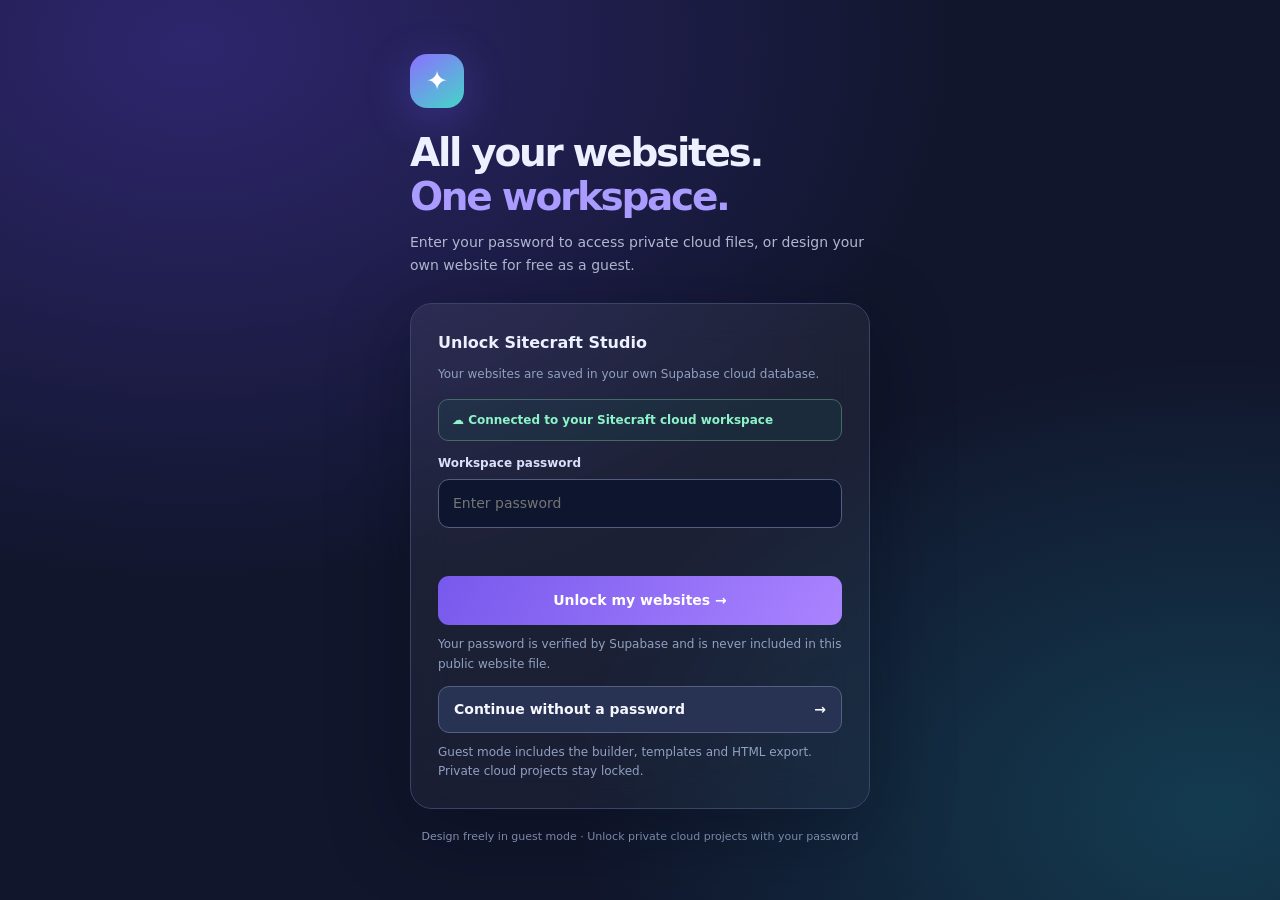
<file: index (2).html>
<!doctype html>
<html lang="en">
<head>
<meta charset="utf-8"><meta name="viewport" content="width=device-width,initial-scale=1">
<title>Sitecraft Studio 5 — 300+ Designs & Cloud Workspace</title>
<style>
:root{color-scheme:dark;--bg:#0b1020;--panel:#11182a;--panel2:#151e32;--border:#2b344b;--muted:#919db7;--text:#f4f5ff;--purple:#9d83ff;--mint:#69e6bf;--shadow:0 18px 55px #0008}*{box-sizing:border-box}html,body{margin:0;height:100%}body{font:13px/1.5 Inter,ui-sans-serif,system-ui,-apple-system,BlinkMacSystemFont,"Segoe UI",sans-serif;background:var(--bg);color:var(--text);overflow:hidden}button,input,textarea,select{font:inherit}button{color:inherit;cursor:pointer}button:disabled{opacity:.4;cursor:not-allowed}input,textarea,select{outline:0}button:focus-visible,input:focus-visible,textarea:focus-visible,select:focus-visible{outline:2px solid #b3a3ff;outline-offset:2px}button{transition:background .14s,border .14s}button svg{height:17px;width:17px;flex-shrink:0;stroke:currentColor;stroke-width:1.85;fill:none;stroke-linecap:round;stroke-linejoin:round}svg{pointer-events:none}.app{height:100vh;height:100dvh;display:grid;grid-template-columns:265px minmax(400px,1fr) 292px;grid-template-rows:65px minmax(0,1fr)}.top{grid-column:1/-1;background:#101627;border-bottom:1px solid #293149;display:flex;justify-content:space-between;align-items:center;padding:0 18px;gap:14px;z-index:5}.top-left,.top-right,.top-center{display:flex;align-items:center;gap:11px;min-width:0}.top-left{width:310px}.top-center{flex:1;justify-content:center}.top-right{justify-content:flex-end}.logo{height:35px;width:35px;flex-shrink:0;background:linear-gradient(145deg,#9c7cff,#4bdcce);display:grid;place-items:center;border-radius:11px;box-shadow:0 4px 22px #7763ed47}.logo svg{height:21px;width:21px}.brand{font-size:16px;font-weight:900;letter-spacing:-.65px;white-space:nowrap}.brand em{font-style:normal;color:#b4a6ff}.app-name{width:174px;background:transparent;color:#eeeefd;border:1px solid transparent;border-radius:8px;padding:7px 9px;font-size:12px;font-weight:700;text-overflow:ellipsis}.app-name:hover,.app-name:focus{background:#1a2338;border-color:#485678}.save-pill{display:flex;gap:6px;align-items:center;color:#85d4ae;font-size:11px;white-space:nowrap}.save-dot{height:7px;width:7px;border-radius:50%;background:#69d4a5}.btn{display:inline-flex;align-items:center;justify-content:center;gap:7px;background:#222c43;color:#e9edfe;border:1px solid #39445e;border-radius:10px;padding:9px 12px;white-space:nowrap;font-weight:700;font-size:12px}.btn:hover{background:#303c57;border-color:#697898}.btn.primary{background:linear-gradient(120deg,#8566fa,#ad7afd);border-color:#b19dff;box-shadow:0 5px 17px #745af444;color:white}.btn.primary:hover{filter:brightness(1.1)}.btn.plain{background:transparent;border-color:transparent;color:#aeb9d0}.btn.plain:hover{background:#242e44;color:#fff}.btn.sm{padding:7px 9px}.btn.sq{padding:0;width:34px;height:34px}.btn.active{background:#534585;color:#fff;border-color:#9381eb}.btn.danger{color:#ffb8c3}.tool-group{display:flex;gap:5px;border-right:1px solid #333b51;padding-right:10px}.editor-sidebar{display:flex;flex-direction:column;min-height:0;background:#12192b;border-right:1px solid var(--border)}.tab-row{display:flex;padding:13px 11px 0;gap:4px;border-bottom:1px solid var(--border)}.tab{flex:1;border:0;border-bottom:2px solid transparent;background:none;color:#8593b1;padding:11px 0;font-size:11px;font-weight:800}.tab:hover{color:#fff}.tab.active{border-color:#a78dff;color:#d4caff}.side-head{padding:22px 19px 13px}.eyebrow{font-size:10px;letter-spacing:1.7px;text-transform:uppercase;font-weight:850;color:#9ea6c6}.side-head h2,.inspector-head h2{font-size:21px;letter-spacing:-.8px;margin:5px 0}.desc{font-size:11px;color:#8e9bb4;line-height:1.6;margin:0}.side-scroll{overflow:auto;min-height:0;padding:0 14px 20px;flex:1}.side-scroll::-webkit-scrollbar,.property-scroll::-webkit-scrollbar,.workspace::-webkit-scrollbar{width:8px;height:8px}.side-scroll::-webkit-scrollbar-thumb,.property-scroll::-webkit-scrollbar-thumb,.workspace::-webkit-scrollbar-thumb{background:#47516b;border-radius:8px}.sidebar-section-heading{display:flex;align-items:center;justify-content:space-between;margin:13px 1px 10px;color:#8d9abb;font-size:10px;font-weight:850;letter-spacing:1.3px;text-transform:uppercase}.side-list{display:flex;flex-direction:column;gap:7px}.page-row{min-height:47px;border:1px solid #303c57;background:#1a2339;border-radius:10px;padding:6px 7px;display:flex;align-items:center;gap:7px}.page-row.active{border-color:#9e88ff;background:#49397466;box-shadow:inset 3px 0 #a58cfb}.page-pick{display:flex;align-items:center;gap:9px;flex:1;min-width:0;background:transparent;border:0;text-align:left;padding:3px}.page-ic{color:#b3a4ff;display:grid;place-items:center}.page-ic svg{height:16px;width:16px}.page-pick span:last-child{min-width:0}.page-pick strong{display:block;font-size:12px;overflow:hidden;text-overflow:ellipsis;white-space:nowrap}.page-pick small{font-size:10px;color:#9aa6c0;display:block;overflow:hidden;text-overflow:ellipsis;white-space:nowrap}.subtle-icon{height:27px;width:26px;padding:0;display:grid;place-items:center;background:transparent;border:0;border-radius:7px;color:#8e9cbb}.subtle-icon:hover{background:#394563;color:white}.subtle-icon svg{width:15px;height:15px}.mini-link{color:#bca9ff;background:none;border:0;padding:5px 3px;font-weight:750;font-size:11px}.mini-link:hover{color:white}.subbox{padding:14px;background:#1b2439;border:1px dashed #424e6d;border-radius:12px;color:#aeb7ce;font-size:11px;line-height:1.75;margin-top:18px}.subbox strong{color:white}.subbox svg{vertical-align:middle;color:#ad9cfb}.full{width:100%}.block-search{border:1px solid #313e5c;background:#0d1426;color:#fff;width:100%;border-radius:10px;padding:11px 12px;margin:4px 0 18px}.block-group{display:grid;grid-template-columns:repeat(2,minmax(0,1fr));gap:9px}.block-choice{background:#1d273d;border:1px solid #354160;color:#e5ebfb;border-radius:12px;min-height:93px;display:flex;flex-direction:column;align-items:flex-start;justify-content:center;gap:8px;text-align:left;padding:12px;cursor:grab}.block-choice:hover{border-color:#9b85ff;background:#31294d}.block-choice:active{cursor:grabbing}.block-choice .block-choice-icon{width:33px;height:33px;display:grid;place-items:center;color:#beaaff;background:#8c6dff25;border-radius:9px}.block-choice strong{font-size:11px}.block-choice small{color:#93a0bc;font-size:10px}.layer-row{width:100%;display:flex;align-items:center;gap:9px;background:#1d273a;border:1px solid #303c55;border-radius:9px;padding:10px 9px;text-align:left;font-size:11px;margin-bottom:7px}.layer-row.active{background:#47397770;border-color:#a58bff}.layer-row span{flex:1;overflow:hidden;white-space:nowrap;text-overflow:ellipsis}.layer-row svg{width:14px;height:14px;color:#b7a7ff}.layer-row small{font-size:9px;color:#8190b0}.workspace-shell{position:relative;display:flex;flex-direction:column;min-width:0;min-height:0;background:#0b1020}.canvas-bar{height:55px;display:flex;align-items:center;justify-content:space-between;padding:0 18px;gap:12px;background:#141c2d;border-bottom:1px solid #2c3650;flex:none}.canvas-breadcrumb{display:flex;gap:8px;align-items:center;font-size:12px;white-space:nowrap;overflow:hidden;text-overflow:ellipsis}.canvas-breadcrumb span{color:#8997b5}.canvas-breadcrumb strong{color:#eee8ff}.bar-actions{display:flex;align-items:center;gap:7px}.zoom-readout{color:#aab6d1;font-size:11px;width:40px;text-align:center}.workspace{flex:1;overflow:auto;padding:38px 35px 100px;background-image:radial-gradient(#3b455d78 .8px,transparent .9px);background-size:17px 17px;background-color:#0d1322;min-width:0;min-height:0}.artboard-holder{position:relative;margin:0 auto;transition:width .12s,height .12s}.artboard{width:1080px;transform-origin:top left;position:absolute;top:0;left:0;overflow:hidden;box-shadow:0 20px 90px #0009,0 0 0 1px #fff3;background:#fff;touch-action:pan-y}.artboard.show-grid:before{content:"";position:absolute;inset:0;z-index:0;pointer-events:none;background-image:linear-gradient(#7772 1px,transparent 1px),linear-gradient(90deg,#7772 1px,transparent 1px);background-size:20px 20px}.artboard-element{position:absolute;cursor:move;user-select:none;border:1px solid transparent;display:flex;overflow:visible;touch-action:none}.artboard-element .object-content{width:100%;height:100%;display:flex;align-items:center;min-width:0;min-height:0;overflow:hidden;pointer-events:none;white-space:pre-wrap;overflow-wrap:anywhere}.artboard-element .object-content>a,.artboard-element .object-content>div{pointer-events:none}.artboard-element img{height:100%;width:100%;object-fit:cover;pointer-events:none;user-select:none}.artboard-element:hover{outline:1px solid #aa96ffab;outline-offset:2px}.artboard-element.selected{outline:2px solid #876bff;outline-offset:1px;z-index:100!important}.artboard-element.editing .object-content{pointer-events:auto;cursor:text;user-select:text}.artboard-element.editing{cursor:text}.handle{position:absolute;width:12px;height:12px;background:white;border:2px solid #8167f3;border-radius:3px;z-index:15}.handle.br{bottom:-7px;right:-7px;cursor:nwse-resize}.handle.b{bottom:-7px;left:calc(50% - 6px);cursor:ns-resize}.handle.r{top:calc(50% - 6px);right:-7px;cursor:ew-resize}.object-label{position:absolute;left:0;bottom:calc(100% + 9px);font-size:11px;padding:5px 8px;border-radius:7px;background:#7258dd;color:#fff;white-space:nowrap;font-weight:800;box-shadow:0 4px 10px #0004}.empty-stage{position:absolute;top:185px;left:50%;transform:translateX(-50%);text-align:center;color:#667087;width:440px;max-width:85%;pointer-events:none}.empty-art-icon{width:60px;height:60px;display:grid;place-items:center;margin:0 auto 17px;background:#ece9ff;color:#8c72fc;border-radius:20px}.empty-art-icon svg{width:26px;height:26px}.empty-stage h3{font-size:24px;color:#333955;letter-spacing:-1px;margin:0 0 8px}.empty-stage p{font-size:13px;line-height:1.65}.floating-tools{position:absolute;left:50%;bottom:18px;transform:translateX(-50%);display:flex;align-items:center;gap:6px;background:#19233aee;border:1px solid #53617c;padding:7px;border-radius:13px;box-shadow:0 10px 36px #0008;white-space:nowrap;z-index:2;backdrop-filter:blur(12px)}.property-panel{background:#151c2f;border-left:1px solid var(--border);display:flex;flex-direction:column;min-height:0}.inspector-head{padding:22px 19px 17px;border-bottom:1px solid var(--border)}.property-scroll{overflow:auto;flex:1;padding:17px 17px 36px}.section-title{color:#a6b1cf;font-size:10px;letter-spacing:1.4px;font-weight:900;text-transform:uppercase;margin:21px 0 13px}.section-title:first-child{margin-top:0}.field{margin:0 0 15px}.field label{font-size:11px;font-weight:750;color:#c0c9df;display:block;margin:0 0 6px}.field input:not([type=checkbox]):not([type=color]):not([type=file]),.field select,.field textarea{background:#0e1628;color:#f5f7ff;border:1px solid #34415e;border-radius:9px;padding:10px 11px;width:100%;font-size:12px;min-width:0}.field textarea{min-height:85px;resize:vertical;line-height:1.6}.field select{appearance:auto}.field input[type=color]{width:44px;height:36px;background:#12192b;border:1px solid #3a4662;border-radius:8px;padding:3px;cursor:pointer}.field small{font-size:10px;color:#8896b3;display:block;margin-top:5px;line-height:1.5}.field-grid{display:grid;grid-template-columns:1fr 1fr;gap:9px}.field-grid .field{margin-bottom:12px}.color-field{display:flex;align-items:center;gap:9px}.color-field code{color:#c1c9e2;font-size:11px}.control-foot{display:flex;flex-wrap:wrap;gap:7px;border-top:1px solid #34405a;padding-top:18px;margin-top:15px}.control-foot .btn{flex:1}.no-selection{text-align:center;border:1px dashed #444e69;border-radius:14px;padding:35px 15px;margin-top:20px}.no-selection svg{width:32px;height:32px;color:#a58cf9;margin-bottom:14px}.no-selection strong{display:block;font-size:14px}.no-selection p{color:#9ca9c3;font-size:11px;line-height:1.65}.info-tip{font-size:11px;color:#9ba8be;line-height:1.7;background:#1d283f;border:1px solid #34435f;padding:12px;border-radius:11px;margin-top:16px}.info-tip b{color:#fff}.modal-backdrop{position:fixed;inset:0;background:#070a15d9;z-index:30;display:none;align-items:center;justify-content:center;padding:20px;backdrop-filter:blur(7px)}.modal-backdrop.show{display:flex}.modal{background:#151d31;border:1px solid #46516e;border-radius:20px;box-shadow:0 30px 110px #000c;width:min(920px,95vw);max-height:90vh;display:flex;flex-direction:column;overflow:hidden}.modal-head{display:flex;align-items:center;justify-content:space-between;gap:10px;padding:22px 24px;border-bottom:1px solid #333e58}.modal-head h2{margin:0;font-size:22px;letter-spacing:-.8px}.modal-inner{overflow:auto;padding:24px}.template-grid{display:grid;grid-template-columns:repeat(3,minmax(0,1fr));gap:16px}.template-tile{background:#1d273f;border:1px solid #3b4660;border-radius:13px;padding:10px;text-align:left;min-width:0}.template-tile:hover{border-color:#a38cff;background:#283451}.template-thumb{height:155px;border-radius:8px;position:relative;overflow:hidden;padding:19px 16px}.template-thumb .fakebar{width:70%;height:6px;border-radius:6px;background:currentColor;opacity:.35;margin-bottom:23px}.template-thumb .fakeheadline{height:13px;width:75%;border-radius:9px;background:currentColor;margin-bottom:10px}.template-thumb .fakeheadline.short{width:51%}.template-thumb .fakebtn{width:62px;height:18px;border-radius:5px;background:#9a7bfb;margin-top:19px}.template-thumb .fakeart{position:absolute;right:-27px;bottom:-40px;width:132px;height:132px;border-radius:38px;background:linear-gradient(35deg,#977effa8,#b5f9ffbb);transform:rotate(-23deg)}.template-tile strong{display:block;margin:11px 5px 2px;font-size:13px}.template-tile small{display:block;margin:0 5px 9px;color:#9da9c4}.modal-note{font-size:11px;color:#b1bed6;margin:0 0 16px;line-height:1.65}.preview-modal{width:min(1280px,97vw);height:min(900px,95vh)}.preview-body{background:#0d1322;flex:1;min-height:0;display:flex;justify-content:center;padding:17px;overflow:auto}.preview-body iframe{border:0;background:white;width:100%;height:100%;box-shadow:0 12px 40px #0008}.preview-body iframe.mobile{width:390px;max-width:100%;flex:none}.preview-body iframe.tablet{width:768px;max-width:100%;flex:none}.hidden{display:none!important}.toast{position:fixed;left:50%;bottom:82px;transform:translateX(-50%);background:#29384e;color:white;padding:11px 17px;border-radius:11px;border:1px solid #52647c;box-shadow:var(--shadow);z-index:60;display:none;max-width:90vw;text-align:center;font-size:12px}.toast.show{display:block}.mobile-toggle{display:none}
@media(max-width:1400px){.app{grid-template-columns:245px minmax(300px,1fr) 268px}.brand{font-size:14px}.top-left{width:270px}.app-name{width:132px}.top{padding:0 11px;gap:7px}.btn{padding:8px 9px}.workspace{padding:30px 23px 95px}}@media(max-width:1080px){.app{grid-template-columns:230px minmax(290px,1fr)}.property-panel{position:absolute;right:0;top:65px;bottom:0;z-index:7;width:min(292px,80vw);box-shadow:-14px 0 40px #0009}.property-panel:not(.open){display:none}.mobile-toggle{display:inline-flex}.top-center .tool-group{display:none}.top-left{width:auto}.top-right .save-pill{display:none}}@media(max-width:700px){.app{grid-template-columns:1fr;grid-template-rows:61px 1fr}.editor-sidebar{position:absolute;top:61px;bottom:0;left:0;width:min(260px,86vw);z-index:9;box-shadow:14px 0 50px #000a}.editor-sidebar:not(.open){display:none}.top-center{display:none}.top-left .app-name{width:125px}.top .btn.export-label{font-size:0;gap:0}.top .btn.export-label svg{height:18px;width:18px}.workspace{padding:24px 17px 90px}.canvas-bar{padding:0 10px}.floating-tools{bottom:14px}.top-right{gap:5px}.top{padding:0 9px}}
<!-- exported page styles generated separately -->

/* Rich widgets */
.widget-placeholder{width:100%;height:100%;display:grid;place-items:center;background:#eceffa;color:#676c84;border-radius:10px;font-size:16px;text-align:center}.widget-list{margin:0;width:100%;padding-left:1.5em;line-height:1.6}.widget-quote{width:100%;margin:0;font-size:1em;line-height:1.4}.widget-quote footer,.widget-quote small{display:block;font-size:.58em;opacity:.75;margin-top:15px}.widget-card{display:flex;flex-direction:column;justify-content:center;width:100%;height:100%;gap:12px}.widget-card .emoji{font-size:39px}.widget-card strong,.widget-card b{font-size:1em;line-height:1.2}.widget-card p{font-size:.65em;line-height:1.5;font-weight:400;margin:0}.widget-icon{display:grid;place-items:center;width:100%;height:100%}.widget-gallery{display:grid;grid-template-columns:repeat(3,minmax(0,1fr));gap:10px;width:100%;height:100%;overflow:hidden}.widget-gallery img{width:100%;height:100%;object-fit:cover;border-radius:9px}.widget-gallery a{display:block;min-width:0;min-height:0;overflow:hidden}.widget-gallery .widget-placeholder{grid-column:span 3}.widget-social{display:flex;align-items:center;gap:10px;flex-wrap:wrap;width:100%}.widget-social a,.widget-social span{background:#e9e7fb;color:#4336aa;padding:9px 13px;border-radius:9px;text-decoration:none;font-weight:700;font-size:14px}.widget-progress{width:100%;height:100%;border-radius:inherit;overflow:hidden;background:inherit}.widget-progress span{display:block;height:100%;border-radius:inherit}.widget-form{width:100%;height:100%;display:flex;flex-direction:column;justify-content:space-around;gap:10px;overflow:auto;font-size:14px;color:inherit}.widget-form label,.widget-form .widget-field,.widget-field{display:flex;flex-direction:column;gap:5px;min-width:0;font-size:14px;font-weight:600;color:inherit;width:100%}.widget-form label div,.widget-field input,.widget-field textarea,.widget-field select,.widget-form input,.widget-form textarea,.widget-form select{display:block;border:1px solid #dfe3ee;border-radius:8px;padding:11px;background:white;color:#212b42;width:100%;min-height:39px;font:inherit;font-weight:400}.widget-form textarea,.widget-field textarea{min-height:75px;resize:vertical}.widget-form button,.widget-form .fake-submit{font:inherit;border:0;background:#6554d9;color:white;font-weight:750;padding:12px;border-radius:8px;display:block;text-align:center;cursor:pointer}.widget-form-status{font-size:12px;line-height:1.4;color:#444d78}.widget-check,.widget-checkbox{display:flex;align-items:center;gap:12px;width:100%;height:100%;font-size:inherit}.widget-checkbox input{width:19px;height:19px}.widget-faq{width:100%;height:100%;overflow:auto}.widget-faq details,.widget-faq>div{padding:11px 13px;border-bottom:1px solid #e3e5ed;text-align:left}.widget-faq summary{cursor:pointer;list-style:revert;font-weight:700;font-size:16px}.widget-faq>div{display:flex;justify-content:space-between;font-size:16px;font-weight:700}.widget-faq p{font-size:14px;line-height:1.5;margin:14px 0}.widget-tabs{width:100%;height:100%;display:flex;flex-direction:column;gap:14px}.widget-tabs>div:first-child,.widget-tab-buttons{display:flex;gap:8px;border-bottom:1px solid #e7e7ef;flex-wrap:wrap}.widget-tabs b,.widget-tab-buttons button{padding:10px 14px;border:0;background:transparent;color:inherit;font-size:15px;cursor:pointer}.widget-tabs .on,.widget-tab-buttons [aria-selected=true]{border-bottom:3px solid #6958d8;color:#5846c4}.widget-tabs p,.widget-tab-panel{font-size:16px;line-height:1.6;margin:0;padding:4px}.widget-tab-panel[hidden]{display:none!important}.widget-table,.widget-table-scroller{width:100%;height:100%;border-collapse:collapse}.widget-table-scroller{overflow:auto}.widget-table th,.widget-table td{padding:13px;border:1px solid #e1e2ec;font-size:15px;text-align:left}.widget-table th{background:#eeecfa}.widget-stats{display:flex;align-items:center;justify-content:space-around;gap:10px;width:100%;height:100%}.widget-stats>div{text-align:center;display:flex;flex-direction:column;gap:4px}.widget-stats strong{font-size:36px}.widget-stats small{font-size:13px}.widget-pricing{display:flex;flex-direction:column;gap:10px;width:100%;height:100%;font-size:15px;overflow:auto}.widget-pricing>b,.widget-pricing>strong{font-size:24px}.widget-pricing .price{font-size:36px;font-weight:850}.widget-pricing p{font-size:14px;margin:0 0 3px}.widget-pricing span{font-size:14px}.widget-pricing em,.widget-pricing>a{margin-top:auto;padding:11px;text-align:center;color:white;background:#6a57d8;border-radius:9px;font-style:normal;text-decoration:none;font-weight:700}.widget-countdown{width:100%;height:100%;display:flex;align-items:center;justify-content:center;flex-direction:column;gap:3px}.widget-countdown small{font-size:14px}.widget-countdown strong{font-size:29px;letter-spacing:2px}.custom-html-frame,.site-item iframe:not(.site-video){width:100%;height:100%;border:0;border-radius:inherit}.site-item audio{width:100%}.widget-link{color:inherit;text-decoration:underline;text-underline-offset:4px}.site-item[data-kind="spacer"]{pointer-events:none}



.widget-product{height:100%;width:100%;display:flex;flex-direction:column;gap:9px;font-size:15px}.widget-product-image{height:49%;width:100%;display:grid;place-items:center;background:#e8eaf4;border-radius:12px;color:#7c8499;overflow:hidden}.widget-product-image img{object-fit:cover;width:100%;height:100%}.widget-product strong,.widget-product b{font-size:20px}.widget-product .product-price,.widget-product>strong{font-size:26px;font-weight:850}.widget-product p{font-size:14px;line-height:1.5;margin:0}.widget-product a,.widget-product>span{margin-top:auto;background:#6754d4;text-decoration:none;color:#fff;text-align:center;padding:12px;border-radius:10px;font-weight:700}.widget-search{display:flex;align-items:center;width:100%;height:100%;gap:10px;background:#f3f4fc;color:#7e879b;padding:8px 14px;border-radius:inherit}.widget-search input{flex:1;min-width:0;background:transparent;border:0;outline:0;color:#222a45;font:inherit}.widget-search button{background:#6c58db;border:0;color:#fff;padding:8px 13px;border-radius:8px;cursor:pointer;font-size:21px}.widget-search small{position:absolute;font-size:12px;top:100%;left:5px;color:#c04954}.widget-carousel{width:100%;height:100%;position:relative;overflow:hidden;display:grid;place-items:center;border-radius:inherit}.widget-carousel img{width:100%;height:100%;object-fit:cover}.widget-carousel .widget-slide{display:none}.widget-carousel .widget-slide.active{display:block}.widget-carousel button,.widget-carousel>span{position:absolute;top:50%;transform:translateY(-50%);background:#16172e99;border:0;border-radius:50%;width:41px;height:41px;font-size:27px;display:grid;place-items:center;color:#fff;cursor:pointer}.widget-carousel-prev{left:13px}.widget-carousel-next{right:13px}.widget-popup{display:flex;width:100%;height:100%}.widget-popup-trigger,.widget-popup-preview{width:100%;height:100%;border:0;background:transparent;color:inherit;font:inherit;display:grid;place-items:center;cursor:pointer}.widget-popup dialog{width:min(490px,90vw);max-height:75vh;overflow:auto;padding:36px;background:#fff;color:#222b44;border:1px solid #e1e2ed;border-radius:19px;box-shadow:0 25px 90px #0005}.widget-popup dialog::backdrop{background:#14172899}.widget-popup dialog h2{font-size:26px;margin:0 25px 18px 0}.widget-popup dialog p{font-size:17px;line-height:1.55;white-space:pre-wrap}.widget-popup-close{position:absolute;top:13px;right:15px;background:#f1eff8;border:0;border-radius:50%;width:34px;height:34px;cursor:pointer;font-size:22px}.widget-popup dialog:not([open]){display:none}
@media(max-width:700px){.site-item[data-kind="carousel"]{height:255px!important}.site-item[data-kind="product"]{min-height:485px!important}.site-item[data-kind="popup"]{height:55px!important}.site-item[data-kind="search"]{height:62px!important}}

/* Sitecraft Studio 3 – calmer, beginner-first visual language */
:root{color-scheme:light;--bg:#eff2f9;--panel:#fff;--panel2:#f8f9fe;--border:#e2e6f1;--muted:#6b7590;--text:#1b2341;--purple:#735bdd;--mint:#15b88a;--shadow:0 16px 45px #24254c18}
body{background:#eef1f8;color:#19223a;font-size:13px}.app{grid-template-columns:282px minmax(375px,1fr) 308px;grid-template-rows:68px minmax(0,1fr)}
.top{background:#fff;border-bottom:1px solid #e3e6ef;color:#1c2440;box-shadow:0 3px 15px #252a4910}.logo{background:linear-gradient(135deg,#6954e6,#aa8cff);box-shadow:0 6px 18px #725de42f}.brand{font-size:17px;letter-spacing:-.8px}.brand em{color:#6e55df}.app-name{color:#4e5671;background:#f5f6fb;border:1px solid #e8eaf4;padding:8px 9px;font-size:12px}.app-name:hover,.app-name:focus{background:#fff;border-color:#a69ae8}.save-pill{color:#3e876e}.save-dot{background:#18bd8e}.btn{background:#fff;color:#3d4967;border:1px solid #e1e4ef;border-radius:10px;padding:9px 12px;box-shadow:0 1px 2px #15213d08;font-weight:750}.btn:hover{background:#f3f2ff;border-color:#c1b7ff}.btn.plain{background:transparent;border-color:transparent;box-shadow:none}.btn.plain:hover{background:#f0effb;color:#5a4bc3}.btn.primary{background:#6d57df;border-color:#6d57df;color:#fff;box-shadow:0 5px 17px #6d57df2a}.btn.primary:hover{background:#5a43d8}.btn.danger{color:#c74659;border-color:#f2dbe1}.btn:disabled{opacity:.45}.add-top{background:#f2efff;border-color:#ded8ff;color:#6650d2}.top-right{gap:9px}.top-left{width:375px;gap:10px}.top-center{min-width:110px}.tool-group{border:1px solid #e8e9f2;border-radius:9px}.editor-sidebar{background:#fff;border-right:1px solid #e4e7f1;box-shadow:1px 0 7px #d6dbe513}.persistent-pages{padding:18px 15px 14px;background:#fff;border-bottom:1px solid #e7e9f2}.persistent-title{display:flex;align-items:center;justify-content:space-between;font-size:10px;font-weight:850;letter-spacing:1.5px;color:#737f98;padding:0 3px 11px}.persistent-title button{background:#edeaff;border:1px solid #ded8ff;color:#6d55d8;border-radius:8px;padding:5px 9px;font-size:11px;font-weight:800}.persistent-title button:hover{background:#e5deff}.page-rail{max-height:153px;overflow-y:auto;display:flex;flex-direction:column;gap:4px}.rail-page{width:100%;min-height:42px;display:flex;gap:10px;align-items:center;text-align:left;background:transparent;border:1px solid transparent;border-radius:9px;padding:6px 9px;color:#47536d}.rail-page:hover{background:#f7f7fd}.rail-page.active{background:#f0edff;color:#5141c1;border-color:#e3ddff}.rail-page-icon{width:29px;height:29px;border-radius:8px;background:#f1f2fa;color:#69718f;display:grid;place-items:center;flex-shrink:0;font-size:19px}.rail-page.active .rail-page-icon{background:#ded8ff;color:#5843d1}.rail-page-icon svg{width:16px;height:16px;stroke:currentColor;stroke-width:1.9;fill:none}.rail-page-copy{min-width:0;flex:1;display:flex;flex-direction:column}.rail-page-copy strong{font-size:12px;white-space:nowrap;overflow:hidden;text-overflow:ellipsis}.rail-page-copy small{font-size:10px;color:#929bb0}.rail-chevron{font-size:19px;color:#9ca7ba}.tab-row{background:#fff;padding:12px 14px 0;gap:7px;border-bottom:1px solid #e7e9f3}.tab{color:#8b96af;font-size:12px;padding:10px 0;border-bottom:2px solid transparent}.tab.active{color:#6551d8;border-color:#7058e4}.tab:hover{color:#594ac0}.side-head{padding:16px 18px 12px}.eyebrow{color:#9ca1b5;font-weight:850;letter-spacing:1.4px}.side-head h2,.inspector-head h2{color:#212941;margin:3px 0 4px;font-size:21px;letter-spacing:-.8px}.desc{color:#7d87a0;font-size:11px}.side-scroll{padding:0 14px 28px}.block-search{background:#f8f9fc;color:#222a47;border:1px solid #dfe3ee;border-radius:10px;margin:2px 0 16px;padding:12px}.block-search:focus{outline:2px solid #a799ff}.palette-section{margin:0 0 23px}.palette-title{font-size:10px;text-transform:uppercase;color:#919ab0;letter-spacing:1.25px;font-weight:850;margin:4px 2px 11px}.block-group{display:grid;grid-template-columns:repeat(2,minmax(0,1fr));gap:9px}.block-choice{background:#fff;color:#303954;border:1px solid #e5e7f0;border-radius:12px;min-height:83px;display:flex;flex-direction:column;align-items:flex-start;justify-content:flex-start;gap:6px;padding:11px;box-shadow:0 2px 6px #21254c06}.block-choice:hover{background:#f7f5ff;border-color:#b5a7f5;transform:translateY(-1px)}.block-choice .block-choice-icon{background:#f0edff;color:#735ade;border-radius:9px;width:31px;height:31px}.block-choice strong{font-size:11px}.block-choice small{color:#8b94aa;line-height:1.35;font-size:10px}.preset-list{display:flex;flex-direction:column;gap:6px}.preset-choice{display:grid;grid-template-columns:25px 1fr;grid-template-rows:auto auto;column-gap:10px;text-align:left;padding:10px;border:1px solid #dedff0;background:#fbfaff;border-radius:10px;color:#313c59}.preset-choice:hover{border-color:#a89af1;background:#f3efff}.preset-choice>span{grid-row:span 2;background:#ebe4ff;border-radius:8px;display:grid;place-items:center;color:#6950d2}.preset-choice strong{font-size:11px}.preset-choice small{font-size:10px;color:#8790a5}.sidebar-section-heading,.section-title{color:#79839a}.page-row,.layer-row{background:#fff;border:1px solid #e6e9f2;color:#273453}.page-row.active,.layer-row.active{background:#f1eeff;border-color:#bdb0ff}.page-pick,.page-pick strong{color:#29334f}.page-pick small{color:#929bb0}.page-ic{background:#eeecfa;color:#7564d8}.subbox,.info-tip{background:#f7f7ff;border:1px solid #e3e0f9;border-radius:12px;color:#69748e;line-height:1.6}.subbox strong,.info-tip b{color:#5952aa}.no-selection{color:#65708b}.workspace-shell{background:#edf1f8}.canvas-bar{background:#fff;border-bottom:1px solid #e2e6ef;color:#728099}.canvas-breadcrumb strong{color:#2c3652}.workspace{background:radial-gradient(circle at 45% 30%,#f7f8ff,#eaedf6 75%)}.artboard{box-shadow:0 16px 55px #2831512b,0 0 0 1px #d7dce9}.artboard.show-grid:before{background-image:linear-gradient(#aeb5c321 1px,transparent 1px),linear-gradient(90deg,#aeb5c321 1px,transparent 1px)}.artboard-element.selected{outline:2px solid #765fe9;outline-offset:0}.object-label{background:#7159df}.floating-tools{background:#fff;box-shadow:0 11px 32px #27305330;border:1px solid #dee1ee;color:#3c4563;bottom:16px;padding:7px 9px}.floating-tools .btn{border:0;background:#f5f5fb}.floating-tools .btn.primary{background:#6d55dd;color:#fff}.floating-tools .btn.plain{background:transparent}.floating-label{padding:0 8px;font-size:10px;color:#9ca5b7;font-weight:800;letter-spacing:.2px}.property-panel{background:#fff;border-left:1px solid #e3e7f0}.inspector-head{padding:19px 18px 17px;border-bottom:1px solid #e6e9f2}.property-scroll{padding:17px 18px 32px}.field label{color:#4f5a75;font-size:11px;font-weight:750}.field input:not([type=checkbox]):not([type=color]):not([type=file]),.field textarea,.field select{background:#fff;color:#24304b;border:1px solid #dfe3ee;border-radius:9px;padding:10px 11px;box-shadow:0 1px 2px #17214108}.field input:focus,.field textarea:focus,.field select:focus{border-color:#9e8bef;outline:1px solid #a998fb}.field small{color:#8c96ab}.field input[type=color]{background:#fff;border-color:#dfe4ee}.color-field{background:#f8f9fc;border-color:#e6e8f1}.color-field code{color:#6b7690}.transparent-toggle{display:flex!important;gap:7px;align-items:center;margin-top:9px!important;font-size:11px!important;font-weight:500!important}.transparent-toggle input{accent-color:#6d57df}.modal-backdrop{background:#11172d9c}.modal{background:#fff;color:#232d48;border:1px solid #e4e7f0;box-shadow:0 25px 90px #10193445}.modal-head{border-color:#e6e9f2}.modal-head h2{color:#202943}.template-tile{color:#283252}.toast{background:#27304c;color:#fff}
@media(max-width:1400px){.app{grid-template-columns:260px minmax(330px,1fr) 280px}.top-left{width:330px}}@media(max-width:1100px){.app{grid-template-columns:245px minmax(290px,1fr)}.property-panel{top:68px;width:min(306px,85vw);box-shadow:-14px 0 35px #2126432a}.top-left{width:auto}}@media(max-width:700px){.app{grid-template-columns:1fr;grid-template-rows:61px minmax(0,1fr)}.editor-sidebar{top:61px;width:min(290px,86vw);box-shadow:12px 0 30px #21264338}.top .add-top{font-size:0;gap:0}.top .add-top:before{content:'+';font-size:20px}.top-left .brand{display:none}.floating-label{display:none}.floating-tools .btn{padding:9px 10px}.floating-tools{gap:1px}.top-right{gap:4px}.top-right .btn{padding:9px 8px}.property-panel{top:61px}}


/* ─── Sitecraft Cloud library + login ─── */
.cloud-gate,.cloud-library{position:fixed;inset:0;z-index:90;overflow:auto;font:14px/1.5 Inter,ui-sans-serif,system-ui,-apple-system,"Segoe UI",sans-serif}
.cloud-gate{background:radial-gradient(ellipse 60% 60% at 15% 5%,#4b36af80,transparent),radial-gradient(ellipse 50% 50% at 95% 90%,#19879a55,transparent),#11162c;display:flex;align-items:center;justify-content:center;padding:30px 18px;color:#edf0ff}
.cloud-gate.hidden{display:none}.cloud-gate-inner{width:min(460px,100%)}
.cloud-gate-logo{height:54px;width:54px;border-radius:17px;display:grid;place-items:center;background:linear-gradient(145deg,#8b70ff,#44d6c8);color:white;font-size:27px;font-weight:900;box-shadow:0 10px 45px #6964fd4f;margin-bottom:23px}
.cloud-gate h1{font-size:39px;letter-spacing:-2.3px;line-height:1.12;font-weight:850;margin:0 0 12px}
.cloud-gate h1 span{color:#aa9bff}.cloud-gate .gate-sub{color:#b1b9d1;font-size:14px;line-height:1.7;margin:0 0 25px}
.cloud-auth-card{border:1px solid #394467;padding:27px;border-radius:22px;background:linear-gradient(160deg,#ffffff11,#ffffff07);box-shadow:0 22px 80px #0507165e;backdrop-filter:blur(20px)}
.cloud-auth-card label{display:block;font-weight:750;font-size:12px;color:#dae0fb;margin:13px 0 7px}
.cloud-auth-card input{width:100%;border:1px solid #515e80;background:#0d162e;color:#fff;border-radius:11px;padding:13px 14px;font-size:14px}
.cloud-auth-card input:focus{border-color:#aa9aff;outline:2px solid #735ae950}
.cloud-auth-card button[type=submit]{width:100%;margin-top:21px;background:linear-gradient(120deg,#7759ec,#aa83ff);border:0;border-radius:11px;padding:14px;color:#fff;font-weight:850;font-size:14px;cursor:pointer}
.cloud-auth-card button:disabled{opacity:.6}.cloud-auth-card .gate-error{color:#ffb4bf;font-size:12px;min-height:18px;margin-top:9px}
.cloud-auth-card p{color:#91a1c1;font-size:12px;line-height:1.6;margin:10px 0 0}.cloud-gate-foot{text-align:center;color:#93a1c3;font-size:11px;margin:20px 0 0}
.cloud-gate-foot a,.cloud-auth-card a{color:#ad9cff;text-decoration:none}
body:not(.unlocked) .app{visibility:hidden}
.cloud-library{display:none;background:#f5f7fc;z-index:80;color:#24304b;padding:0}
.cloud-library.show{display:block}.cloud-library button{cursor:pointer}
.cloud-lib-header{height:77px;background:#fff;border-bottom:1px solid #e6e9f3;display:flex;align-items:center;justify-content:space-between;padding:0 max(24px,calc((100vw - 1190px)/2));gap:16px}
.cloud-lib-brand{display:flex;gap:12px;align-items:center;font-size:17px;font-weight:850;letter-spacing:-.6px}
.cloud-lib-brand-mark{height:38px;width:38px;border-radius:12px;background:linear-gradient(145deg,#805feb,#43c7c0);color:white;display:grid;place-items:center;font-size:23px}
.cloud-lib-header-right{display:flex;align-items:center;gap:10px}.cloud-lib-btn{border:1px solid #dce2ee;border-radius:10px;background:#fff;color:#34405f;padding:10px 14px;font-weight:750;font-size:12px}
.cloud-lib-btn.primary{background:#735adf;color:white;border-color:#735adf}.cloud-lib-btn:hover{filter:brightness(.97)}
.cloud-lib-main{max-width:1190px;padding:45px 25px 90px;margin:auto}
.cloud-lib-greeting{font-size:11px;font-weight:850;letter-spacing:1.5px;color:#8171d2;text-transform:uppercase}
.cloud-lib-title{font-size:38px;line-height:1.08;letter-spacing:-1.9px;margin:8px 0 9px;font-weight:850}.cloud-lib-sub{font-size:14px;color:#7e8ba1;margin:0}
.cloud-lib-banner{margin:30px 0 33px;padding:21px 24px;background:linear-gradient(115deg,#2f2869,#6e55c6);color:white;display:flex;align-items:center;justify-content:space-between;gap:20px;border-radius:18px}
.cloud-lib-banner strong{font-size:17px;display:block}.cloud-lib-banner small{font-size:12px;display:block;opacity:.78;margin-top:3px}
.cloud-lib-banner button{padding:11px 16px;background:#fff;border:0;border-radius:9px;color:#4936a1;font-weight:850;white-space:nowrap}
.cloud-lib-row{display:flex;justify-content:space-between;align-items:center;gap:15px;margin:0 0 17px}.cloud-lib-row h2{font-size:18px;margin:0}
.cloud-lib-search{border:1px solid #dfe4f0;background:#fff;border-radius:10px;padding:12px 15px;width:min(300px,50vw);color:#222b45}
.cloud-project-grid{display:grid;grid-template-columns:repeat(3,minmax(0,1fr));gap:20px}
.cloud-project-card{border:1px solid #e1e5f0;background:#fff;border-radius:16px;overflow:hidden;box-shadow:0 7px 28px #222c4e0a;transition:box-shadow .15s,transform .15s}
.cloud-project-card:hover{transform:translateY(-2px);box-shadow:0 16px 40px #29356118}
.cloud-card-preview{height:145px;position:relative;background:linear-gradient(125deg,#dcd7fb,#f0efff 52%,#d5f9f3);display:flex;align-items:center;justify-content:center;overflow:hidden}
.cloud-faux-window{width:75%;height:74%;border:4px solid #fff;border-radius:8px;background:#ffffffcc;box-shadow:0 6px 30px #554d962e;padding:12px}.cloud-faux-window i{display:inline-block;width:6px;height:6px;border-radius:50%;background:#af9ff3;margin:0 2px}
.cloud-faux-window div{width:59%;height:11px;background:#cbc5f5;border-radius:4px;margin:15px 0 8px}.cloud-faux-window b{display:block;width:75%;height:6px;border-radius:4px;background:#e6e5f5}.cloud-faux-window em{display:block;background:#9275e9;width:45px;height:14px;border-radius:4px;margin-top:11px}
.cloud-card-icon{position:absolute;bottom:12px;right:15px;color:#6d5ad1;font-size:30px}
.cloud-card-info{padding:18px 19px 12px}.cloud-card-info h3{font-size:16px;margin:0 0 4px;white-space:nowrap;overflow:hidden;text-overflow:ellipsis}.cloud-card-info p{font-size:11px;color:#8793a9;margin:0}
.cloud-card-buttons{display:flex;gap:6px;padding:0 15px 15px;align-items:center}
.cloud-open-btn{background:#eeeafa;color:#6046c9;border:0;border-radius:9px;padding:11px 13px;font-weight:850;font-size:12px;flex:1;display:flex;justify-content:space-between}
.cloud-mini-btn{background:#f7f8fc;border:1px solid #e8ebf3;border-radius:9px;color:#5b6280;width:38px;height:36px;font-size:18px}
.cloud-mini-btn.danger{color:#c85e75}.cloud-mini-btn:hover{background:#eeeefa}
.cloud-empty{grid-column:1/-1;text-align:center;border:2px dashed #dfe3f2;border-radius:19px;padding:75px 15px;background:#ffffff9c}
.cloud-empty>div{display:grid;place-items:center;font-size:31px;background:#eeeafb;border-radius:16px;color:#745ddc;width:60px;height:60px;margin:0 auto 17px}
.cloud-empty h3{font-size:21px;letter-spacing:-.5px;margin:0}.cloud-empty p{color:#8995a9;max-width:450px;margin:8px auto 19px}
.cloud-lib-footer{border-top:1px solid #e3e7f1;margin-top:34px;padding-top:20px;display:flex;gap:12px;align-items:center;flex-wrap:wrap}.cloud-lib-footer span{font-size:12px;color:#8b96ab}
#myWebsitesBtn{border:1px solid #dfe4ef;background:#f6f7fb;color:#5749a0;border-radius:10px;padding:8px 10px;font-weight:800;font-size:11px;white-space:nowrap}
#saveCloudBtn,#cloudCopyBtn{border:1px solid #dee2ee;background:#f9faff;color:#6653c2;border-radius:9px;padding:7px 10px;font-size:11px;font-weight:750;white-space:nowrap}
#saveCloudBtn:hover,#cloudCopyBtn:hover,#myWebsitesBtn:hover{background:#eae7ff}
@media(max-width:1100px){#cloudCopyBtn{display:none}.cloud-project-grid{grid-template-columns:repeat(2,minmax(0,1fr))}.cloud-lib-main{padding-top:30px}}
@media(max-width:740px){.cloud-project-grid{grid-template-columns:1fr}.cloud-lib-main{padding:27px 17px 80px}.cloud-lib-title{font-size:30px}.cloud-lib-banner{flex-direction:column;align-items:flex-start;padding:20px}.cloud-lib-header{padding:0 16px}.cloud-lib-brand{font-size:13px}.cloud-lib-header-right .cloud-lib-btn:first-child{display:none}.cloud-lib-banner button{width:100%}.cloud-lib-row{flex-direction:column;align-items:stretch}.cloud-lib-search{width:100%}.cloud-gate h1{font-size:32px}#myWebsitesBtn{font-size:0;padding:6px 8px}#myWebsitesBtn:after{content:'☷';font-size:19px}#saveCloudBtn{display:none}}



/* Sitecraft extra components */
.sc-featuregrid,.sc-team,.sc-steps,.sc-logos{width:100%;height:100%;display:grid;grid-auto-flow:column;grid-auto-columns:minmax(0,1fr);gap:15px;align-items:stretch}.sc-featuregrid article,.sc-team article,.sc-steps article{background:#ffffffc2;border:1px solid #dcddeb;border-radius:15px;padding:16px;display:flex;flex-direction:column;align-items:flex-start;justify-content:center;gap:9px;min-width:0;overflow:hidden}.sc-featuregrid article>span{font-size:35px}.sc-featuregrid b,.sc-team b,.sc-steps b{font-size:21px;line-height:1.2}.sc-featuregrid small,.sc-team small,.sc-steps small{font-size:14px;font-weight:400;line-height:1.4;opacity:.8}.sc-team article{align-items:center;text-align:center}.sc-avatar{height:105px;width:105px;border-radius:50%;background:#e7e2fb;display:grid;place-items:center;font-size:54px;overflow:hidden}.sc-avatar img{width:100%;height:100%;object-fit:cover}.sc-timeline{height:100%;width:100%;display:flex;flex-direction:column;justify-content:space-around;overflow:auto}.sc-timeline article{display:flex;align-items:stretch;gap:18px;border-left:4px solid #896cf0;padding:3px 8px 13px 21px;min-height:55px}.sc-timeline article>b{font-size:18px;width:85px;flex-shrink:0;color:#6b55c4}.sc-timeline article>div{display:flex;flex-direction:column;gap:3px}.sc-timeline strong{font-size:17px}.sc-timeline small{font-size:14px;line-height:1.35}.sc-steps article>span{font-size:22px;font-weight:850;color:#fff;background:#7159dd;border-radius:50%;width:48px;height:48px;display:grid;place-items:center}.sc-logos{display:flex;flex-wrap:wrap;align-items:center;justify-content:space-evenly;gap:22px}.sc-logos b{color:#48506b;font-size:22px;letter-spacing:.3px}.sc-notice{width:100%;line-height:1.4}.sc-flip{display:flex;align-items:center;justify-content:center;flex-direction:column;gap:15px;width:100%;height:100%;text-align:center;cursor:pointer}.sc-flip small{font-size:13px;opacity:.7}.sc-flip-action{appearance:none;border:0;background:transparent;color:inherit;width:100%;height:100%;cursor:pointer;font:inherit;padding:10px}.sc-compare{position:relative;width:100%;height:100%;overflow:hidden;background:#dfe4f1;--split:50%;border-radius:inherit}.sc-compare img{position:absolute;inset:0;width:100%;height:100%;object-fit:cover}.sc-compare img.sc-after{clip-path:inset(0 calc(100% - var(--split)) 0 0)}.sc-compare-left,.sc-compare-right{position:absolute;bottom:20px;background:#151a2dca;color:#fff;padding:7px 10px;font:700 13px system-ui;border-radius:8px}.sc-compare-left{left:16px}.sc-compare-right{right:16px}.sc-compare-line{position:absolute;left:var(--split);top:0;bottom:0;width:3px;background:#fff;box-shadow:0 0 5px #000a;pointer-events:none}.sc-compare input[type=range]{position:absolute;inset:0;width:100%;height:100%;opacity:.01;cursor:ew-resize;margin:0}.sc-media-empty{height:100%;display:grid;place-items:center;color:#535b77;font-size:18px;text-align:center}.sc-rating{width:100%;display:flex;flex-direction:column;gap:4px;align-items:center;justify-content:center}.sc-rating>b{font-size:18px}.sc-rating>div{font-size:36px;letter-spacing:5px;color:#ecae20}.sc-rating button{border:0;background:none;color:#d1d3dc;padding:1px 3px;font-size:34px;cursor:pointer}.sc-rating button.on{color:#f3b335}.sc-rating small{font-size:12px}.sc-quiz{height:100%;width:100%;display:flex;flex-direction:column;justify-content:center;gap:10px}.sc-quiz>b{font-size:20px;margin-bottom:7px}.sc-choice,.sc-quiz button{display:block;width:100%;border:1px solid #d2d2eb;background:#ffffffb8;border-radius:10px;padding:10px 14px;text-align:left;font-size:15px;color:#292b49}.sc-quiz button{cursor:pointer}.sc-quiz button.correct{border-color:#26956c;background:#d7f8e7}.sc-quiz button.wrong{border-color:#df715f;background:#ffe2de}.sc-quiz output{font-size:14px;line-height:1.4}.sc-calculator{display:flex;flex-direction:column;justify-content:center;align-items:flex-start;gap:13px;width:100%;height:100%}.sc-calculator b{font-size:22px}.sc-calculator small{font-size:15px}.sc-calculator strong{font-size:39px;color:#6851d3}.sc-calculator input{max-width:150px;border:1px solid #c9cbe0;border-radius:10px;padding:10px;font-size:18px}.sc-code{display:flex;flex-direction:column;gap:8px;width:100%;height:100%;overflow:auto}.sc-code pre{white-space:pre-wrap;overflow-wrap:anywhere;margin:0;font:inherit;flex:1}.sc-code button,.sc-code>span{border:1px solid #5f6a8b;background:#313955;color:#fff;border-radius:8px;align-self:flex-end;padding:8px 13px;cursor:pointer;font-size:14px}.sc-barchart{display:flex;flex-direction:column;justify-content:space-evenly;gap:8px;width:100%;height:100%}.sc-barchart>div{display:grid;grid-template-columns:90px minmax(0,1fr) 46px;align-items:center;gap:10px}.sc-barchart small{font-size:14px}.sc-barchart i{height:22px;border-radius:10px;background:#dfe0ef;overflow:hidden}.sc-barchart em{display:block;height:100%;border-radius:10px}.sc-barchart b{font-size:15px;text-align:right}.sc-cookie{width:100%;height:100%;display:flex;align-items:center;justify-content:space-between;gap:16px}.sc-cookie span{font-size:17px;flex:1}.sc-cookie b,.sc-cookie button{background:#6755cf;color:#fff;border-radius:9px;padding:11px 16px;font:700 14px system-ui;border:0;white-space:nowrap;cursor:pointer}.sc-cookie-placeholder{border:1px dashed #aaaacb;border-radius:10px;padding:12px}.site-item[data-kind=download] .site-button{font-weight:750}.site-item[hidden]{display:none!important}
@media(max-width:700px){.sc-featuregrid,.sc-team,.sc-steps{display:flex;flex-direction:column;height:auto}.sc-team article{min-height:200px}.sc-featuregrid article,.sc-steps article{min-height:150px}.sc-timeline{max-height:none;overflow:visible}.sc-compare{min-height:260px}.sc-cookie{flex-wrap:wrap;gap:8px}.sc-cookie span{width:100%;flex:unset}.site-item[data-kind="featuregrid"],.site-item[data-kind="team"],.site-item[data-kind="steps"]{height:auto!important;min-height:0!important}.site-item[data-kind="beforeafter"]{height:275px!important}.site-item[data-kind="quiz"],.site-item[data-kind="calculator"],.site-item[data-kind="timeline"]{min-height:260px!important}.site-item[data-kind="barchart"]{min-height:240px!important}}


/* Sitecraft Studio 5.0 elements, styles and guest-mode interface */
.sc-fixed-cloud{padding:11px 13px;border:1px solid #426b65;background:#1a46484a;border-radius:10px;color:#8df3c9;font-size:12px;font-weight:800;margin:15px 0 8px}
.sc-guest-start{width:100%;margin-top:12px;background:#283253;border:1px solid #566080;border-radius:11px;color:#f7f7ff;padding:12px 15px;font-weight:800;display:flex;justify-content:space-between;align-items:center}
.sc-guest-start:hover{background:#38456f}
.sc-variant-choice .sc-preset-color{height:30px;width:33px;border-radius:9px;border:1px solid;display:grid;place-items:center}
.sc-variant-choice .sc-preset-color svg{height:16px;width:16px}.sc-guest #myWebsitesBtn{background:#fff7e8;border-color:#e9d8ad;color:#79552e}
.site-item[data-hover=lift]:hover{translate:0 -4px;transition:translate .2s,box-shadow .2s}.site-item[data-hover=grow]:hover{scale:1.035;transition:scale .2s}.site-item[data-hover=glow]:hover{filter:drop-shadow(0 5px 18px #8c6bff88);transition:filter .2s}
.sc-tool,.sc-listcheck,.sc-toggle{width:100%;height:100%;padding:12px;display:flex;flex-direction:column;justify-content:center;gap:10px;overflow:auto}
.sc-tool h3,.sc-listcheck h3{margin:0;font-size:1.15em}.sc-tool strong{font-size:1.75em;overflow-wrap:anywhere}.sc-tool small,.sc-tool output,.sc-toggle p{font-size:.76em;opacity:.8}.sc-tool input,.sc-tool textarea,.sc-tool select{width:100%;border:1px solid #c9cee3;border-radius:9px;padding:9px;background:#ffffff;color:#26304c;font:inherit;min-width:0}.sc-tool textarea{min-height:80px;resize:vertical}
.sc-tool button,.sc-buttonrow a,.sc-toggle summary{border:1px solid #d6d8e5;border-radius:9px;padding:10px 13px;background:#fff;color:#343456;font:inherit;cursor:pointer}.sc-tool button:hover{background:#ece8ff}.sc-tool button.sc-picked{background:#d4fae8;border-color:#15a77c}.sc-tool-actions{display:flex;flex-wrap:wrap;gap:10px;justify-content:center}.sc-tool-actions button{min-width:60px}.sc-tool label{font-size:.8em;display:flex;flex-direction:column;gap:5px}.sc-tool progress{width:100%;accent-color:#7460df}
.sc-listcheck label{display:flex;align-items:center;gap:10px;font-size:.85em;padding:7px 2px}.sc-listcheck input{width:20px;height:20px;accent-color:#7057e8;flex-shrink:0}.sc-listcheck label:has(input:checked){text-decoration:line-through;opacity:.55}.sc-opt,.sc-filter-item{background:#ffffffa8;padding:8px 12px;border-radius:9px;border:1px solid #dbdcef;font-size:.78em}
.sc-toggle summary{font-weight:750}.sc-toggle p{line-height:1.6}.sc-ring{width:100%;height:100%;display:flex;flex-direction:column;justify-content:center;align-items:center;position:relative;gap:2px}.sc-ring:before{position:absolute;content:'';width:min(83%,210px);aspect-ratio:1;border-radius:50%;background:conic-gradient(var(--ring,#7057db) var(--percent,70%),#c8c8dd 0);-webkit-mask:radial-gradient(farthest-side,transparent 72%,#000 74%);mask:radial-gradient(farthest-side,transparent 72%,#000 74%)}.sc-ring strong{font-size:2.6em;z-index:1}.sc-ring small{font-size:.7em;z-index:1}
.sc-agenda,.sc-menu,.sc-skillbars,.sc-status{width:100%;height:100%;display:flex;flex-direction:column;justify-content:space-around;gap:10px;overflow:auto}.sc-agenda>div{display:flex;gap:18px;align-items:center;border-bottom:1px solid #c6c6d85e;padding:8px}.sc-agenda>div>b{font-size:.85em;min-width:76px}.sc-agenda span{display:flex;flex-direction:column}.sc-agenda small,.sc-menu small{font-size:.75em;opacity:.75}.sc-crumbs{display:flex;gap:9px;align-items:center;flex-wrap:wrap;font-size:.85em}.sc-crumbs a{color:inherit;text-decoration:none}.sc-crumbs a:hover{text-decoration:underline}
.sc-ticker{width:100%;height:100%;overflow:hidden;display:flex;align-items:center;white-space:nowrap}.sc-ticker>span{animation:sc-ticker 16s linear infinite;display:inline-block;padding-left:100%}@keyframes sc-ticker{to{transform:translateX(-100%)}}@media(prefers-reduced-motion:reduce){.sc-ticker>span{animation:none;padding-left:0;white-space:normal}}
.sc-avatarstack,.sc-buttonrow{width:100%;height:100%;display:flex;gap:10px;align-items:center;flex-wrap:wrap;overflow:auto}.sc-avatarstack span{height:60px;width:60px;border-radius:50%;background:#dcdaff;color:#40378f;display:grid;place-items:center;font-size:1.6em;border:3px solid white}.sc-avatarstack b{font-size:.8em;margin-left:9px}.sc-buttonrow a,.sc-buttonrow span{display:inline-block;padding:12px 15px;background:#eae8ff;border-radius:12px;color:#413789;text-decoration:none;font-size:.82em}.sc-info-grid,.sc-metrics{width:100%;height:100%;display:grid;grid-template-columns:repeat(auto-fit,minmax(140px,1fr));gap:10px;overflow:auto}.sc-info-grid article,.sc-info-grid>div,.sc-metrics>div{background:#ffffffb3;border:1px solid #d8d8e7;border-radius:14px;padding:15px;display:flex;flex-direction:column;justify-content:center;gap:8px;min-width:0}.sc-info-grid span{font-size:1.8em}.sc-info-grid b{font-size:1em}.sc-info-grid small,.sc-metrics small{font-size:.72em;opacity:.7}.sc-metrics strong{font-size:1.85em}
.sc-status>div{display:flex;justify-content:space-between;gap:12px;align-items:center;border-bottom:1px solid #dfe0ea;padding:10px}.sc-status span{background:#d7f9e6;border-radius:20px;padding:6px 10px;color:#167a4b;font-size:.7em;font-weight:800}.sc-skillbars label{display:flex;flex-direction:column;gap:7px;font-size:.8em}.sc-skillbars i{width:100%;height:13px;border-radius:20px;background:#e3e1f0;overflow:hidden}.sc-skillbars em{display:block;height:100%;border-radius:20px}.sc-menu>div{padding:10px;border-bottom:1px solid #e2dfdb}.sc-menu b{display:flex;gap:16px;justify-content:space-between}.sc-menu small{display:block;margin-top:5px}.sc-bigquote{height:100%;margin:0;display:flex;flex-direction:column;justify-content:center;gap:14px}.sc-bigquote footer,.sc-bigquote small{font-size:.65em;opacity:.65}
@media(max-width:700px){.site-item[data-kind=compareplans],.site-item[data-kind=menucards],.site-item[data-kind=infocards],.site-item[data-kind=metriccards]{min-height:220px!important}.sc-info-grid,.sc-metrics{grid-template-columns:repeat(2,minmax(0,1fr))}.sc-tool h3{font-size:1.2em}.sc-ticker>span{animation-duration:20s}}

/* Keep the cloud access button clickable alongside editor controls. */
.top-left{flex:0 0 455px;width:455px;min-width:0}.top-left .brand{white-space:nowrap;flex-shrink:0}.top-left .app-name{width:135px;min-width:95px;flex:1 1 135px}.top-left #myWebsitesBtn{flex:0 0 auto}
@media(max-width:1400px){.top-left{flex:0 0 335px;width:335px}.top-left .brand{display:none}.top-left .app-name{width:122px;min-width:95px}}
@media(max-width:1100px){.top-left{flex:1 1 auto;width:auto}.top-left .app-name{width:114px;min-width:65px;max-width:114px}}
@media(max-width:700px){.top-left .app-name{display:none}.top-left #myWebsitesBtn{font-size:0;max-width:74px}.top-left #myWebsitesBtn:after{content:'Cloud';font-size:11px}.top-left{gap:5px}}
</style>
</head>
<body>

<div id="cloudGate" class="cloud-gate">
  <div class="cloud-gate-inner">
    <div class="cloud-gate-logo">✦</div>
    <h1>All your websites.<br><span>One workspace.</span></h1>
    <p class="gate-sub">Enter your password to access private cloud files, or design your own website for free as a guest.</p>
    <form id="cloudLoginForm" class="cloud-auth-card">
      <div style="font-size:16px;font-weight:850">Unlock Sitecraft Studio</div>
      <p>Your websites are saved in your own Supabase cloud database.</p>
      <div class="sc-fixed-cloud">☁ Connected to your Sitecraft cloud workspace</div>
      <input id="cloudUrlInput" type="hidden" value="https://tiwnoqmdvjuavlhufzms.supabase.co">
      <label for="cloudPasswordInput">Workspace password</label>
      <input id="cloudPasswordInput" type="password" placeholder="Enter password" required autocomplete="current-password">
      <div id="cloudLoginError" class="gate-error" role="alert"></div>
      <button type="submit" id="cloudLoginBtn">Unlock my websites →</button>
      <p>Your password is verified by Supabase and is never included in this public website file.</p>
      <button type="button" id="guestStartBtn" class="sc-guest-start">Continue without a password <span>→</span></button>
      <p>Guest mode includes the builder, templates and HTML export. Private cloud projects stay locked.</p>
    </form>
    <p class="cloud-gate-foot">Design freely in guest mode · Unlock private cloud projects with your password</p>
  </div>
</div>
<div class="app">
<header class="top">
 <div class="top-left"><button class="btn sq plain mobile-toggle" id="toggleSidebar" title="Show pages and elements"></button><div class="logo" id="logo"></div><div class="brand">Sitecraft <em>Studio 5</em></div><button id="myWebsitesBtn" title="All cloud websites">▤ My websites</button><input class="app-name" id="projectName" aria-label="Website name" title="Rename website" value="My Website"></div>
 <div class="top-center"><div class="tool-group"><button class="btn sq plain" id="undoBtn" title="Undo (Ctrl+Z)"></button><button class="btn sq plain" id="redoBtn" title="Redo (Ctrl+Y)"></button></div><button id="saveCloudBtn" title="Save now">☁ Save now</button><button id="cloudCopyBtn" title="Save a separate copy">Save as copy</button><span class="save-pill" id="savePill"><span class="save-dot"></span>Autosaved</span></div>
 <div class="top-right"><button class="btn plain mobile-toggle" id="toggleProps" title="Show properties"></button><button class="btn" id="openTemplatesBtn">Templates</button><button class="btn add-top" id="openAddBtn">+ Add elements</button><button class="btn" id="previewBtn">Preview</button><button class="btn primary export-label" id="exportBtn">Export HTML</button></div>
</header>
<aside class="editor-sidebar" id="editorSidebar"><div class="persistent-pages"><div class="persistent-title"><span>YOUR PAGES</span><button id="railNewPage" title="Add a new page" aria-label="Add a new page">+ New</button></div><div id="pageRail" class="page-rail"></div></div><div class="tab-row"><button class="tab active" data-tab="pages">Pages</button><button class="tab" data-tab="add">Add</button><button class="tab" data-tab="layers">Layers</button></div><div class="side-head"><span class="eyebrow" id="sideEyebrow">Your website</span><h2 id="sideTitle">Pages</h2><p class="desc" id="sideDescription">Create and design each page separately.</p></div><div class="side-scroll" id="sidebarContent"></div></aside>
<main class="workspace-shell"><div class="canvas-bar"><div class="canvas-breadcrumb"><span id="breadcrumbWebsite">My Website</span><span>/</span><strong id="breadcrumbPage">Home</strong></div><div class="bar-actions"><button class="btn sq plain" id="gridBtn" title="Toggle alignment grid"></button><button class="btn sm" id="zoomOut" title="Zoom out">−</button><span class="zoom-readout" id="zoomText">100%</span><button class="btn sm" id="zoomIn" title="Zoom in">+</button></div></div><div class="workspace" id="workspace"><div class="artboard-holder" id="artboardHolder"><div class="artboard show-grid" id="artboard"></div></div></div><div class="floating-tools"><span class="floating-label">Quick add</span><button class="btn primary" id="quickText">+ Text</button><button class="btn" id="quickButton">+ Button</button><button class="btn" id="quickImage">+ Image</button><button class="btn plain" id="quickPage">+ Page</button></div></main>
<aside class="property-panel" id="propertyPanel"><div class="inspector-head"><span class="eyebrow" id="inspectorEyebrow">Designer controls</span><h2 id="inspectorTitle">Page settings</h2><p class="desc" id="inspectorDesc">Edit this page or select an element.</p></div><div class="property-scroll" id="propertyContent"></div></aside>
</div>

<section id="cloudLibrary" class="cloud-library" aria-label="Your cloud websites">
  <header class="cloud-lib-header">
    <div class="cloud-lib-brand"><div class="cloud-lib-brand-mark">✦</div>Sitecraft Studio <span style="font-size:10px;padding:5px 8px;background:#eaf9f1;color:#20916a;border-radius:99px;letter-spacing:0">CLOUD</span></div>
    <div class="cloud-lib-header-right"><button class="cloud-lib-btn" id="cloudLogoutBtn">Sign out</button><button class="cloud-lib-btn primary" id="cloudCloseLibrary">← Back to editor</button></div>
  </header>
  <main class="cloud-lib-main">
    <div class="cloud-lib-greeting">YOUR PERSONAL WORKSPACE</div>
    <h1 class="cloud-lib-title">My websites</h1>
    <p class="cloud-lib-sub" id="cloudCount">Your websites saved online</p>
    <div class="cloud-lib-banner"><div><strong>What will you create today?</strong><small>Start with a blank canvas and make something completely your own.</small></div><button id="cloudStartBtn">+ New website</button></div>
    <div class="cloud-lib-row"><h2>All projects</h2><input class="cloud-lib-search" id="cloudSearch" placeholder="Search websites…" aria-label="Search websites"></div>
    <div class="cloud-project-grid" id="cloudGrid"></div>
    <div class="cloud-lib-footer"><button class="cloud-lib-btn" id="cloudUploadBtn">↑ Import saved HTML / JSON</button><button class="cloud-lib-btn" id="cloudLegacyBtn">Recover old local website</button><button class="cloud-lib-btn" id="cloudLinkBtn">⌁ Copy workspace link</button><span>Changes sync automatically while connected. HTML export is always available.</span></div>
  </main>
  <input type="file" hidden id="cloudImportInput" accept=".html,.json,text/html,application/json">
</section>

<div class="modal-backdrop" id="templateModal"><div class="modal"><div class="modal-head"><div><span class="eyebrow">Optional starting points</span><h2>Choose a website template</h2></div><button class="btn sq plain" data-close="templateModal" aria-label="Close templates">✕</button></div><div class="modal-inner"><p class="modal-note">You can build from scratch instead. Applying a template replaces the current design, so export a backup first if you want to keep it.</p><div class="template-grid" id="templateGrid"></div></div></div></div>
<div class="modal-backdrop" id="previewModal"><div class="modal preview-modal"><div class="modal-head"><div><span class="eyebrow">Interactive preview</span><h2>Your website</h2></div><div class="bar-actions"><button class="btn sm active" data-preview-device="desktop">Desktop</button><button class="btn sm" data-preview-device="tablet">Tablet</button><button class="btn sm" data-preview-device="mobile">Mobile</button><button class="btn sq plain" data-close="previewModal" aria-label="Close preview">✕</button></div></div><div class="preview-body"><iframe id="previewFrame" title="Website preview" sandbox="allow-scripts allow-forms allow-same-origin"></iframe></div></div></div>
<div class="toast" id="toast" role="status"></div><input id="importInput" type="file" accept=".json,.html,text/html,application/json" hidden>
<script>
(()=>{'use strict';
const $=id=>document.getElementById(id), PAGE_WIDTH=1080,STORAGE_KEY='sitecraft-guest-draft-v5';
const icons={spark:'<path d="m12 2 2.6 7.4L22 12l-7.4 2.6L12 22l-2.6-7.4L2 12l7.4-2.6L12 2Z"/>',page:'<rect x="5" y="3" width="14" height="18" rx="2"/><path d="M9 8h6M9 12h6"/>',plus:'<path d="M12 5v14M5 12h14"/>',text:'<path d="M4 6h16M12 6v13M8 19h8"/>',heading:'<path d="M4 5v14M4 12h14M18 5v14"/>',button:'<rect x="3" y="6" width="18" height="12" rx="4"/><path d="m10 10 4 2-4 2"/>',image:'<rect x="3" y="3" width="18" height="18" rx="2"/><circle cx="8.5" cy="8.5" r="1.5"/><path d="m4 18 6-6 3 3 2-2 5 5"/>',shape:'<rect x="3" y="4" width="18" height="16" rx="3"/>',nav:'<path d="M4 6h16M4 12h16M4 18h16"/>',badge:'<rect x="3" y="7" width="18" height="10" rx="5"/>',divider:'<path d="M3 12h18"/>',video:'<rect x="3" y="5" width="18" height="14" rx="2"/><path d="m10 9 5 3-5 3V9Z"/>',undo:'<path d="M9 14 4 9l5-5M4 9h10a6 6 0 0 1 0 12h-2"/>',redo:'<path d="m15 14 5-5-5-5m5 5H10a6 6 0 0 0 0 12h2"/>',eye:'<path d="M2 12s3.5-6 10-6 10 6 10 6-3.5 6-10 6S2 12 2 12Z"/><circle cx="12" cy="12" r="3"/>',download:'<path d="M12 3v12m-4-4 4 4 4-4M4 17v4h16v-4"/>',layers:'<path d="m12 2 9 5-9 5-9-5 9-5Zm-9 10 9 5 9-5M3 17l9 5 9-5"/>',trash:'<path d="M4 7h16M10 3h4m-8 4 1 14h10l1-14M10 10v7m4-7v7"/>',copy:'<rect x="8" y="8" width="12" height="12" rx="2"/><path d="M16 8V5a2 2 0 0 0-2-2H5a2 2 0 0 0-2 2v9a2 2 0 0 0 2 2h3"/>',settings:'<path d="M4 6h16M4 12h16M4 18h16M8 3v6M16 9v6M10 15v6"/>',grid:'<rect x="3" y="3" width="7" height="7" rx="1"/><rect x="14" y="3" width="7" height="7" rx="1"/><rect x="3" y="14" width="7" height="7" rx="1"/><rect x="14" y="14" width="7" height="7" rx="1"/>',chevron:'<path d="m9 18 6-6-6-6"/>',up:'<path d="m6 14 6-6 6 6"/>',down:'<path d="m6 10 6 6 6-6"/>',upload:'<path d="M12 16V3m-5 5 5-5 5 5M4 17v4h16v-4"/>',external:'<path d="M13 5h6v6m0-6-8 8M19 13v6H5V5h6"/>',check:'<path d="m5 12 4 4L19 6"/>'};
function ic(name){return `<svg viewBox="0 0 24 24" aria-hidden="true">${icons[name]||icons.shape}</svg>`}
function esc(s){return String(s??'').replace(/[&<>"']/g,c=>({'&':'&amp;','<':'&lt;','>':'&gt;','"':'&quot;',"'":'&#39;'}[c]))}function clamp(n,min,max){n=Number(n);return Number.isFinite(n)?Math.min(max,Math.max(min,n)):min}function safeColor(c,fallback='#ffffff'){return c==='transparent'?'transparent':/^#[a-f\d]{3,8}$/i.test(String(c||''))?c:fallback}function uid(){return 'e'+Math.random().toString(36).slice(2,10)}function slugify(s){return (String(s).toLowerCase().normalize('NFKD').replace(/[\u0300-\u036f]/g,'').replace(/[^a-z0-9]+/g,'-').replace(/^-|-$/g,'')||'page').slice(0,50)}function deep(x){return JSON.parse(JSON.stringify(x))}
const BLOCKS=[
 ['heading','Heading','Large heading','heading','Text'],['text','Paragraph','Normal text','text','Text'],['badge','Label','Small badge','badge','Text'],['link','Text link','Link to a page','button','Text'],['list','Bullet list','Editable list items','text','Text'],['quote','Quote','Quote and author','text','Text'],
 ['button','Button','Clickable button','button','Buttons & links'],['nav','Menu / navbar','Links to all pages','nav','Buttons & links'],['social','Social links','Social media buttons','button','Buttons & links'],
 ['image','Image','Upload your own','image','Media'],['gallery','Photo gallery','Image grid','image','Media'],['video','YouTube video','Embed a video','video','Media'],['carousel','Image slideshow','Previous / next photos','image','Media'],['audio','Audio player','Play an audio URL','video','Media'],['map','Map','Embed a map','image','Media'],
 ['shape','Shape / box','Any coloured shape','shape','Design'],['card','Content card','Card with heading & text','shape','Design'],['divider','Divider','Horizontal rule','divider','Design'],['icon','Icon / emoji','Symbol or emoji','spark','Design'],['progress','Progress bar','Progress indicator','shape','Design'],['spacer','Space','Invisible spacer','shape','Design'],
 ['form','Contact form','Name, email, message','text','Forms'],['input','Text input','Field and label','text','Forms'],['textarea','Message field','Larger text input','text','Forms'],['select','Dropdown','Choose an option','text','Forms'],['checkbox','Checkbox','Tickable option','check','Forms'],
 ['faq','FAQ accordion','Questions that expand','text','Interactive'],['search','Site search','Find a matching page','text','Interactive'],['popup','Popup / modal','Button opens a popup','button','Interactive'],['tabs','Tabs','Clickable content tabs','layers','Interactive'],['countdown','Countdown','Live countdown timer','spark','Interactive'],
 ['featuregrid','Feature grid','Icon and benefit columns','grid','Layout'],['team','Team profiles','Showcase team members','shape','Layout'],['timeline','Timeline','Milestones and dates','layers','Layout'],['steps','Steps / process','Step-by-step guide','layers','Layout'],['logos','Logo wall','Brands and partners','grid','Layout'],
 ['notice','Announcement','Coloured notice bar','badge','Design'],['flipcard','Flip card','Tap to reveal another side','shape','Interactive'],['beforeafter','Before / after','Drag to compare two photos','image','Media'],['rating','Star rating','Visitor selects a rating','spark','Interactive'],['quiz','Multiple-choice quiz','Instant-answer mini quiz','check','Interactive'],['calculator','Price calculator','Quantity times unit price','grid','Interactive'],['copycode','Copyable code','Snippet with copy button','text','Content'],['barchart','Bar chart','Data visualised as bars','grid','Content'],['download','File download link','Button opens a file URL','download','Buttons & links'],['backtop','Back to top','Scroll to top button','button','Buttons & links'],['cookienotice','Dismissible notice','Remembers visitor dismissal','badge','Interactive'],
 ['table','Data table','Rows and columns','grid','Content'],['stats','Statistics','Numbers and labels','grid','Content'],['pricing','Pricing card','Plan and price','shape','Content'],['product','Product card','Price and checkout link','shape','Commerce'],['testimonial','Testimonial','Customer feedback','quote','Content'],['embed','Website embed','Embed an external URL','external','Advanced'],['html','Custom HTML','Advanced sandboxed HTML','shape','Advanced']
];
BLOCKS.push(['checklistplus','Interactive checklist','Tick off tasks','text','Interactive tools'],['poll','Visitor poll','Choose an option locally','grid','Interactive tools'],['counter','Click counter','Increase or reset count','button','Interactive tools'],['randompicker','Random picker','Pick an option at random','spark','Interactive tools'],['tipcalc','Tip calculator','Bill + tip calculator','text','Calculators'],['charcounter','Character counter','Live typing count','text','Interactive tools'],['passwordmeter','Password strength','On-page strength meter','text','Interactive tools'],['stopwatch','Stopwatch','Start, pause or reset','text','Timers'],['timer','Countdown timer','Start a duration timer','text','Timers'],['colorpicker','Colour sampler','Choose and copy a colour','shape','Interactive tools'],['unitconvert','Length converter','cm, m, inch and feet','text','Calculators'],['filterlist','Searchable list','Filter items as you type','text','Interactive tools'],['togglepanel','Reveal panel','Show and hide extra text','text','Interactive tools'],['flashcards','Flashcards','Flip between questions','shape','Education'],['progressring','Progress circle','Circular percentage graphic','shape','Charts & data'],['compareplans','Plan comparison','Compare features side by side','grid','Business'],['schedule','Schedule / agenda','Timeline of time slots','grid','Content'],['breadcrumbs','Breadcrumb links','Page path and navigation','nav','Navigation'],['ticker','Scrolling announcement','Moving text strip','badge','Design'],['avatarstack','Avatar collection','Names and initials','icon','Design'],['iconbuttons','Quick link buttons','Multiple external links','button','Navigation'],['infocards','Info tiles','Grid of information','shape','Business'],['statusboard','Status updates','Badges and services','grid','Business'],['donutchart','Donut chart','Percentage visualisation','shape','Charts & data'],['skillbars','Skill meters','Editable progress bars','grid','Charts & data'],['menucards','Menu / price list','Items, descriptions and prices','grid','Business'],['bigquote','Featured quote','Large quote highlight','text','Text'],['starstrip','Trust rating strip','Decorative star score','badge','Business'],['metriccards','KPI tiles','Cards with numbers','grid','Charts & data'],['buttonrow','Button group','Links to website pages','button','Navigation']);
const STYLE_PRESETS=[
 ['Ocean','#e9f5ff','#164b73','#268ee5'],['Midnight','#1e2541','#f3f5ff','#8671f7'],
 ['Coral','#fff0ea','#853a28','#ec785c'],['Forest','#e7f8ef','#17563c','#18a879'],
 ['Rose','#fff0f7','#81345c','#ee6baf'],['Sand','#faf2de','#695025','#d6a749'],
 ['Lavender','#f1edff','#4f3d99','#8264e8'],['Slate','#f0f3f7','#33465b','#677b95']
];
const STYLEABLE_TYPES=BLOCKS.map(b=>b[0]).filter(t=>!['spacer','divider','html','embed','video','map'].includes(t));
const VARIANTS=STYLEABLE_TYPES.flatMap(t=>STYLE_PRESETS.map((st,i)=>({id:'style:'+t+':'+i,type:t,name:st[0]+' '+(BLOCKS.find(b=>b[0]===t)?.[1]||t),group:st[0]+' styles',colors:st})));
const PRESETS=[['hero','Hero section','Headline, intro and CTA'],['features','Features section','Three benefit cards'],['pricing3','Pricing section','Three editable pricing plans'],['contact','Contact section','Heading and form'],['footer','Footer section','Navigation and copyright'],['teamsection','Meet the team','Profiles of three people'],['processsection','How it works','Three process steps'],['faqsection','FAQ section','Heading and expandable answers'],['dashsection','Metrics dashboard','KPIs and graphs'],['menusection','Restaurant menu','Prices and dishes'],['eventsection','Events programme','Schedule and countdown'],['pollsection','Feedback section','Poll, rating and review'],['learnsection','Learning section','Flashcards and quiz'],['toolssection','Useful tools','Calculator and converter'],['faqprosection','Help centre','Search, FAQs and chat notice'],['linksection','Link hub','Quick links and badges'],['profilesection','Profile section','Avatars and experience'],['statussection','Service status','Status and timeline']];
function blankPage(name='Home',slug='home'){return {id:uid(),name,slug,height:1500,bg:'#ffffff',elements:[]}}
function blankProject(){const p=blankPage();return {version:2,name:'My Website',pages:[p],selectedPage:p.id}}
let project;try{const val=localStorage.getItem(STORAGE_KEY);project=val?JSON.parse(val):blankProject();if(!validProject(project))project=blankProject()}catch{project=blankProject()}
let activeTab='add',selected=null,zoom=.75,showGrid=true,hist=[],future=[],saveTimer=null,toastTimer=null,dragState=null,previewDevice='desktop';
function validProject(p){return p&&p.version===2&&Array.isArray(p.pages)&&p.pages.length>0&&p.pages.length<100&&p.pages.every(g=>g&&Array.isArray(g.elements)&&typeof g.slug==='string')}
function page(){return project.pages.find(p=>p.id===project.selectedPage)||project.pages[0]}
function element(){return selected?page().elements.find(e=>e.id===selected):null}
function checkpoint(){hist.push(JSON.stringify(project));if(hist.length>75)hist.shift();future=[];updateUndo()}
function updateUndo(){$('undoBtn').disabled=!hist.length;$('redoBtn').disabled=!future.length}
function persist(){clearTimeout(saveTimer);if(cloudToken){cloudStatus('Saving to cloud…');return;}cloudStatus('Saving guest draft…');saveTimer=setTimeout(()=>{try{localStorage.setItem(STORAGE_KEY,JSON.stringify(project));cloudStatus('Guest draft saved on this device','ok')}catch{cloudStatus('Local draft unavailable','error')}},350)}
function commit(renderAll=true){persist();markCloudDirty();if(renderAll)render();else renderSidebar();}
function toast(text){const x=$('toast');x.textContent=text;x.classList.add('show');clearTimeout(toastTimer);toastTimer=setTimeout(()=>x.classList.remove('show'),2800)}
function getDefault(type){const base={id:uid(),type,x:75,y:120,w:360,h:70,text:'',size:18,weight:400,color:'#20253b',bg:'#ffffff',radius:12,border:0,borderColor:'#d4d6e3',align:'left',opacity:100,pad:0};
const styles={heading:{w:730,h:90,text:'Your amazing headline',size:56,weight:800,color:'#161b33'},text:{w:460,h:120,text:'Double-click to edit this text, or use the text box on the right.',size:22,color:'#3e4760'},button:{w:210,h:58,text:'Explore more →',size:17,weight:700,bg:'#7d62ee',color:'#ffffff',radius:12,pad:12,linkType:'page',targetPage:project.pages[0].id},image:{w:370,h:260,bg:'#e8e9f9',src:'',alt:'Your image',radius:16},nav:{x:45,y:25,w:990,h:65,bg:'#ffffff',size:17,color:'#20253b',weight:700,align:'right',radius:6,showBrand:true},shape:{w:360,h:240,bg:'#eeeafb',radius:24},badge:{w:165,h:42,bg:'#e9e2ff',color:'#6449cb',size:15,weight:700,text:'NEW COLLECTION',radius:24,pad:8},divider:{w:600,h:2,bg:'#c5c9dc',radius:0},video:{w:490,h:275,url:'',bg:'#25253e',radius:15}};
const more={
 featuregrid:{w:875,h:260,items:'⚡ | Fast and simple | Explain what makes this useful.\n🎨 | Beautiful design | Describe the look and experience.\n🔒 | Built with care | Highlight what visitors can trust.',bg:'#f6f6ff',pad:20,radius:18},
 team:{w:885,h:310,items:'Alex Morgan | Founder | 👩‍💻\nJamie Lee | Designer | 🎨\nSam Taylor | Developer | 🧑‍💻',bg:'#f5f7fc',pad:16,radius:18},
 timeline:{w:760,h:335,items:'2024 | First idea | The story began here.\n2025 | Our first launch | We made it happen.\n2026 | Growing together | Bigger plans ahead.',bg:'#f6f7fe',pad:24,radius:18},
 steps:{w:865,h:270,items:'1 | Choose | Pick what you need.\n2 | Customise | Make it your own.\n3 | Launch | Share it with everyone.',bg:'#f7f6ff',pad:18,radius:18},
 logos:{w:780,h:150,items:'YOUR BRAND\nPARTNER TWO\nBRAND THREE\nPARTNER FOUR',bg:'#f3f5fa',pad:15,radius:18},
 notice:{w:670,h:84,text:'✨ Big announcement! Write your important news here.',bg:'#e6f6ec',color:'#204b36',pad:18,radius:14,size:19,weight:650},
 flipcard:{w:370,h:250,text:'Click to reveal ✨',description:'Put the secret answer or more detail on the back of your card.',bg:'#e9e4ff',color:'#39266e',pad:20,radius:20,size:27,weight:750},
 beforeafter:{w:740,h:380,items:'',beforeLabel:'Before',afterLabel:'After',bg:'#e9ecf4',radius:18},
 rating:{w:450,h:120,text:'How was your experience?',bg:'#f4f2ff',color:'#312958',pad:15,radius:16},
 quiz:{w:650,h:310,text:'Which planet is known as the Red Planet?',items:'Venus\nMars\nJupiter',correct:2,description:'Well done! Mars is known as the Red Planet.',bg:'#f3f3ff',color:'#26264b',pad:20,radius:18},
 calculator:{w:460,h:255,text:'Quick price estimate',price:'19.99',currency:'£',bg:'#f5f4ff',color:'#242544',pad:18,radius:18},
 copycode:{w:700,h:270,text:'npm install your-package',bg:'#171d32',color:'#eef0ff',pad:20,radius:16,size:17},
 barchart:{w:800,h:310,items:'Starter | 35\nPro | 70\nBusiness | 95',fill:'#765cf1',bg:'#f5f4ff',color:'#312955',pad:20,radius:20},
 download:{w:240,h:58,text:'↓ Download file',linkType:'url',href:'',bg:'#705ae6',color:'#ffffff',size:17,weight:750,radius:12},
 backtop:{w:230,h:55,text:'↑ Back to top',bg:'#232b45',color:'#ffffff',radius:12,weight:700},
 cookienotice:{w:730,h:125,text:'We use local preferences to improve your experience.',description:'Got it',bg:'#e9eefb',color:'#2d3851',pad:17,radius:18,size:18},
 link:{w:210,h:42,text:'Learn more →',size:18,weight:650,color:'#5a47d5',bg:'transparent',linkType:'page',targetPage:project.pages[0].id},
 list:{w:420,h:200,text:'Easy to edit\nLooks great everywhere\nBuilt by you',size:20,bg:'transparent',color:'#283251'},
 quote:{w:500,h:185,text:'“A great experience from start to finish.”',by:'— Happy customer',size:25,color:'#263151',bg:'#f3f1ff',pad:24,radius:18},
 social:{w:360,h:62,items:'Instagram | https://instagram.com\nYouTube | https://youtube.com\nTikTok | https://tiktok.com',bg:'transparent',size:15},
 gallery:{w:700,h:280,items:'',bg:'#f0f1fa',radius:14},
 carousel:{w:680,h:370,items:'',bg:'#edf0fa',radius:17},
 audio:{w:480,h:85,url:'',bg:'#f3f4fa',radius:15},
 map:{w:600,h:340,url:'',bg:'#eef0f7',radius:15},
 card:{w:330,h:240,text:'A feature you will love',description:'Explain this feature or service in a couple of sentences.',size:25,weight:750,thumb:'✨',bg:'#f4f4ff',pad:22,radius:20},
 icon:{w:105,h:105,text:'✨',size:64,bg:'transparent',align:'center'},
 progress:{w:430,h:38,value:75,bg:'#ebeafb',fill:'#735bdb',radius:20},
 spacer:{w:600,h:65,bg:'transparent'},
 form:{w:500,h:370,text:'Send message',items:'Name | text | required\nEmail | email | required\nMessage | textarea | required',url:'',size:16,color:'#25304c',bg:'#f8f9fe',pad:20,radius:16},
 input:{w:370,h:92,label:'Your name',placeholder:'Type here...',inputType:'text',required:false,color:'#27304d',bg:'transparent'},
 textarea:{w:430,h:165,label:'Your message',placeholder:'Write something...',required:false,bg:'transparent'},
 select:{w:370,h:95,label:'Choose an option',items:'Option one\nOption two\nOption three',bg:'transparent'},
 checkbox:{w:360,h:50,text:'I agree to the terms',bg:'transparent',size:17},
 faq:{w:730,h:260,items:'What do you offer? | Tell visitors what you offer.\nHow can I contact you? | Send us a message using the contact page.\nWhere are you based? | We work with customers everywhere.',bg:'#ffffff',color:'#26304d',pad:12,radius:12},
 tabs:{w:670,h:255,items:'Overview | This is an overview of what you offer.\nDetails | Add some details about your product.\nReviews | Your customer reviews can go here.',bg:'#ffffff',color:'#273452',pad:14,radius:14},
 countdown:{w:430,h:110,text:'Launch countdown',date:'2027-01-01T12:00',bg:'#191e43',color:'#ffffff',align:'center',radius:17},
 table:{w:650,h:255,items:'Product | Price | Stock\nBasic plan | £9 | Available\nPro plan | £19 | Available\nEnterprise | Custom | Contact us',bg:'#ffffff',color:'#25304c',size:16,pad:10},
 stats:{w:700,h:150,items:'500+ | Happy customers\n99% | Satisfaction\n24/7 | Available',bg:'#f4f2ff',color:'#2a2855',radius:20,pad:18},
 product:{w:365,h:480,text:'Your amazing product',price:'£29.99',description:'Describe your product and why people will love it.',src:'',linkType:'url',href:'',bg:'#f8f9ff',color:'#242b45',pad:19,radius:18},
 search:{w:450,h:59,placeholder:'Search this website...',bg:'#f3f4fc',radius:12},
 popup:{w:225,h:58,text:'Find out more',description:'This is a pop-up window. Edit this content and the button.',bg:'#7059db',color:'#ffffff',radius:12,pad:12,weight:750},
 pricing:{w:360,h:360,text:'Pro plan',price:'£19/mo',description:'Perfect for growing teams.',items:'Unlimited projects\nPriority help\nAdvanced analytics',bg:'#f7f5ff',color:'#262342',pad:25,radius:24,href:'',linkType:'none'},
 testimonial:{w:455,h:190,text:'“This completely changed how we work. Highly recommended!”',by:'— Alex, customer',bg:'#f6f4ff',color:'#262340',pad:24,radius:18},
 embed:{w:550,h:320,url:'',bg:'#edf1f9',radius:15},
 html:{w:510,h:230,html:'<div style="padding:35px;text-align:center;background:#e9e7ff;border-radius:20px"><h2>Custom HTML</h2><p>This is your custom content.</p></div>',bg:'#f4f4fa',radius:16},
 checklistplus:{w:540,h:260,items:'Plan the project\nCreate your design\nTest every page\nPublish online',text:'Project checklist',bg:'#f5f6ff',pad:18},
 poll:{w:550,h:270,text:'What should we build next?',items:'More themes\nMobile app\nNew templates\nInteractive games',bg:'#f7f4ff',pad:20},
 counter:{w:330,h:190,text:'Click counter',bg:'#eff8ff',pad:20},
 randompicker:{w:450,h:215,text:'Random choice',items:'Pizza\nPasta\nBurger\nSalad',bg:'#eefbf7',pad:20},
 tipcalc:{w:450,h:270,text:'Split the bill',bg:'#f7f4ff',pad:20},
 charcounter:{w:510,h:235,text:'Write your message',description:'250',bg:'#f5f7ff',pad:18},
 passwordmeter:{w:500,h:205,text:'Password strength checker',bg:'#f6f7ff',pad:16},
 stopwatch:{w:380,h:230,text:'Stopwatch',bg:'#f4f4ff',pad:18},
 timer:{w:410,h:240,text:'Countdown timer',value:60,bg:'#f0f6ff',pad:18},
 colorpicker:{w:380,h:210,text:'Colour picker',bg:'#f6f4ff',fill:'#705aff',pad:18},
 unitconvert:{w:510,h:240,text:'Length converter',bg:'#f4f8ff',pad:18},
 filterlist:{w:520,h:325,text:'Browse items',items:'Website builder\nGames\nDesign studio\nPortfolio\nBlog\nBusiness site',bg:'#f7f8ff',pad:18},
 togglepanel:{w:500,h:220,text:'More information',description:'Here is some extra content that visitors can reveal or hide.',bg:'#f4f3ff',pad:22},
 flashcards:{w:510,h:290,text:'Study flashcards',items:'HTML | Website structure\nCSS | Website styles\nJavaScript | Website interactions',bg:'#f3f7ff',pad:18},
 progressring:{w:290,h:290,text:'Goal reached',value:72,fill:'#735bdf',bg:'#f7f6ff',pad:15},
 compareplans:{w:900,h:310,text:'Compare plans',items:'Feature | Free | Pro | Business\nProjects | 2 | 20 | Unlimited\nSupport | Email | Priority | Dedicated\nCustom domain | No | Yes | Yes',bg:'#fbfbff',pad:12},
 schedule:{w:750,h:350,text:'Event schedule',items:'09:00 | Doors open | Registration\n10:00 | Welcome talk | Main stage\n11:00 | Workshop | Studio room\n13:00 | Lunch | Café area',bg:'#f8f8ff',pad:18},
 breadcrumbs:{w:700,h:54,text:'Navigation',bg:'transparent',size:17,color:'#5543bb'},
 ticker:{w:760,h:70,text:'✦ Free shipping ✦ New arrivals ✦ Join our newsletter',bg:'#26284e',color:'#ffffff',pad:15},
 avatarstack:{w:600,h:165,text:'Our community',items:'Alex Morgan\nJamie Lee\nTaylor Smith\nJordan Brown\nSam Taylor',bg:'#fafaff',pad:18},
 iconbuttons:{w:740,h:105,text:'Quick links',items:'🏠 Home | #/home\n🔗 Example | https://example.com\n✉ Email | mailto:hello@example.com',bg:'transparent',pad:12},
 infocards:{w:900,h:290,text:'Highlights',items:'🚀 | Fast launch | Start something brilliant\n💬 | Friendly support | We are here for you\n🔒 | Secure by design | Keep things private',bg:'#f7f8ff',pad:16},
 statusboard:{w:820,h:260,text:'Service status',items:'Website | Operational\nEmail | Operational\nPayments | Maintenance',bg:'#f8fafb',pad:20},
 donutchart:{w:345,h:290,text:'Completion',value:78,fill:'#8268f2',bg:'#f9f8ff',pad:16},
 skillbars:{w:650,h:290,text:'Our skills',items:'Design | 92\nDevelopment | 85\nSupport | 99',fill:'#7163de',bg:'#f7f7ff',pad:17},
 menucards:{w:890,h:400,text:'Menu',items:'Margherita | £9.95 | Tomato, basil and mozzarella\nPepperoni | £11.95 | Spicy pepperoni and cheese\nGarlic bread | £4.95 | Freshly baked to order',bg:'#fffaf6',pad:20},
 bigquote:{w:750,h:200,text:'“Big ideas start with small steps.”',by:'— Your organisation',size:32,weight:750,bg:'#f1edff',pad:28,radius:18},
 starstrip:{w:430,h:105,text:'Rated 4.9 / 5 by customers',bg:'#fff9e6',pad:12},
 metriccards:{w:880,h:205,items:'12k | Visitors\n95% | Satisfaction\n£80k | Revenue',bg:'#f7f7ff',pad:15},
 buttonrow:{w:780,h:105,text:'Page navigation',bg:'transparent',pad:12}
};
return {...base,...styles[type],...more[type]}}
function addElement(type,position){if(PRESETS.some(x=>x[0]===type)){addSectionPreset(type);return}const variant=VARIANTS.find(v=>v.id===type);if(variant)type=variant.type;if(!BLOCKS.some(b=>b[0]===type))return;checkpoint();const e=getDefault(type),p=page();if(variant){e.bg=variant.colors[1];e.color=variant.colors[2];e.borderColor=variant.colors[3];e.border=1;e.shadow='soft';e.radius=Math.max(15,e.radius||0);e.presetName=variant.name;if(['button','download','popup','notice','counter','randompicker','timer'].includes(type)){e.bg=variant.colors[3];e.color='#ffffff';}if(['heading','text','link','bigquote','breadcrumbs'].includes(type))e.bg='transparent';}const n=p.elements.length;if(position){e.x=clamp(position.x-e.w/2,0,PAGE_WIDTH-e.w);e.y=clamp(position.y-e.h/2,0,20000)}else{const ws=$('workspace');const visibleTop=ws.scrollTop/zoom;const bottom=n?Math.max(...p.elements.map(el=>el.y+el.h)):50;e.x=clamp((PAGE_WIDTH-e.w)/2,0,PAGE_WIDTH-e.w);e.y=clamp(Math.max(115,visibleTop+80,bottom+55),0,19000)}p.height=Math.min(20000,Math.max(p.height,e.y+e.h+180));p.elements.push(e);selected=e.id;commit();if(!position)requestAnimationFrame(()=>{$('workspace').scrollTop=Math.max(0,e.y*zoom-125)});toast(`${variant?.name||BLOCKS.find(b=>b[0]===type)[1]} added. Drag it to position.`)}

function addSectionPreset(type){checkpoint();const p=page();let y=clamp(Math.max(160,$('workspace').scrollTop/zoom+110),0,Math.max(0,p.height-300));const add=(t,x,dy,w,h,opts={})=>{const el=getDefault(t);Object.assign(el,{x,y:y+dy,w,h,...opts});p.elements.push(el);return el};const blue='#6956d9';
if(type==='hero') {add('badge',75,0,205,44,{text:'WELCOME TO MY WEBSITE'});add('heading',70,75,900,190,{text:'Create something remarkable.',size:74});add('text',75,275,700,100,{text:'Tell the world what you do. Edit every part of this section and make it yours.',bg:'transparent',size:24});add('button',75,410,230,62,{text:'Get started →',bg:blue,color:'#fff',linkType:'page',targetPage:project.pages[0].id})}
if(type==='features'){add('heading',75,0,800,85,{text:'Why choose us?',size:54});['Built for you','Effortlessly simple','Made to grow'].forEach((t,i)=>add('card',70+i*335,130,310,245,{text:t,description:['Tell visitors about your first benefit.','Explain what makes you different.','Share another great reason.'][i],thumb:['⚡','💡','🚀'][i]}))}
if(type==='pricing3'){add('heading',70,0,900,80,{text:'Simple, clear pricing',size:51});['Starter','Professional','Business'].forEach((t,i)=>add('pricing',50+i*350,115,325,360,{text:t,price:['£0','£19/mo','£49/mo'][i],description:i===1?'The most popular choice.':'Everything you need.',bg:i===1?'#e9e4ff':'#f7f6ff'}))}
if(type==='contact'){add('heading',75,0,850,85,{text:'Get in touch',size:58});add('text',75,105,850,70,{text:'We would love to hear from you. Fill in the form below.',size:21,bg:'transparent'});add('form',75,210,650,385)}
if(type==='teamsection'){add('heading',75,0,860,85,{text:'Meet the people behind the work',size:49});add('team',70,125,905,320)}
if(type==='processsection'){add('heading',75,0,860,90,{text:'How it works',size:50});add('steps',70,130,905,270)}
if(type==='faqsection'){add('heading',75,0,860,90,{text:'Frequently asked questions',size:48});add('faq',70,130,905,310)}
if(type==='dashsection'){add('heading',75,0,900,90,{text:'Our numbers',size:52});add('metriccards',70,115,925,210);add('donutchart',75,360,325,270);add('skillbars',440,360,550,270)}
if(type==='menusection'){add('heading',75,0,900,90,{text:'Our menu',size:56});add('menucards',70,125,930,390)}
if(type==='eventsection'){add('heading',75,0,900,90,{text:'What’s on',size:52});add('schedule',70,115,610,390);add('countdown',700,115,300,150)}
if(type==='pollsection'){add('heading',75,0,900,90,{text:'Tell us what you think',size:51});add('poll',70,125,550,290);add('rating',660,125,350,150)}
if(type==='learnsection'){add('heading',75,0,900,90,{text:'Learn something new',size:51});add('flashcards',70,125,435,300);add('quiz',530,125,455,330)}
if(type==='toolssection'){add('heading',75,0,900,90,{text:'Quick tools',size:52});add('tipcalc',70,130,420,300);add('unitconvert',535,130,435,300)}
if(type==='faqprosection'){add('heading',75,0,900,90,{text:'Help centre',size:52});add('search',70,115,880,60);add('faq',70,210,880,310)}
if(type==='linksection'){add('heading',75,0,900,90,{text:'Find us anywhere',size:52});add('iconbuttons',70,115,880,90);add('avatarstack',70,235,540,130)}
if(type==='profilesection'){add('heading',75,0,900,90,{text:'Our people',size:52});add('avatarstack',70,125,880,120);add('timeline',70,275,880,320)}
if(type==='statussection'){add('heading',75,0,900,90,{text:'System status',size:51});add('statusboard',70,125,890,250);add('timeline',70,400,890,270)}
if(type==='footer'){add('divider',70,0,930,2);add('nav',70,50,930,60,{bg:'transparent'});add('text',80,135,700,45,{text:'© Your company. All rights reserved.',size:15,bg:'transparent'})}
p.height=Math.max(p.height,...p.elements.map(e=>e.y+e.h+120));selected=p.elements[p.elements.length-1].id;commit();requestAnimationFrame(()=>{$('workspace').scrollTop=Math.max(0,y*zoom-95)});toast('Section added — click any part to customise it.')}

function addPage(copy=false){checkpoint();const base=copy?page():blankPage('Untitled page','untitled-page');const p=deep(base);p.id=uid();p.name=copy?base.name+' copy':`Page ${project.pages.length+1}`;let slug=slugify(p.name),c=2;while(project.pages.some(x=>x.slug===slug))slug=slugify(p.name)+'-'+c++;p.slug=slug;if(copy)p.elements.forEach(e=>e.id=uid());project.pages.push(p);project.selectedPage=p.id;selected=null;commit();$('workspace').scrollTop=0;toast('New page created. Design it on the canvas.')}
function removePage(id){if(project.pages.length===1){toast('Keep at least one page in your website.');return}const pg=project.pages.find(p=>p.id===id);if(!pg||!confirm(`Delete the "${pg.name}" page? This cannot be undone except by Undo.`))return;checkpoint();project.pages=project.pages.filter(p=>p.id!==id);if(project.selectedPage===id)project.selectedPage=project.pages[0].id;selected=null;commit()}
function reorderPage(id,d){const i=project.pages.findIndex(p=>p.id===id),j=i+d;if(j<0||j>=project.pages.length)return;checkpoint();[project.pages[i],project.pages[j]]=[project.pages[j],project.pages[i]];commit()}
function selectPage(id){if(!project.pages.some(p=>p.id===id))return;project.selectedPage=id;selected=null;commit();$('workspace').scrollTop=0}
function renderSidebar(){renderPageRail();document.querySelectorAll('.tab').forEach(t=>t.classList.toggle('active',t.dataset.tab===activeTab));const titles={pages:['WEBSITE STRUCTURE','Manage pages','Pick a page above to edit it.'],add:['YOUR TOOLBOX','Add to your page','Click to add · drag to place'],layers:['THIS PAGE','Layers','Select or rearrange elements.']};const t=titles[activeTab];$('sideEyebrow').textContent=t[0];$('sideTitle').textContent=t[1];$('sideDescription').textContent=t[2];const area=$('sidebarContent');
if(activeTab==='pages')area.innerHTML=`${!cloudToken?'<button class="btn full" data-action="new-guest-project" style="margin-bottom:9px">✦ New blank website</button>':''}<button class="btn primary full" data-action="new-page">${ic('plus')} Add a new page</button><div class="sidebar-section-heading">Your pages <span>${project.pages.length} total</span></div><div class="side-list">${project.pages.map((p,i)=>`<div class="page-row ${p.id===page().id?'active':''}"><button class="page-pick" data-page="${esc(p.id)}" title="Edit ${esc(p.name)}"><span class="page-ic">${ic('page')}</span><span><strong>${esc(p.name)}</strong><small>/${esc(p.slug)}</small></span></button><button class="subtle-icon" data-page-more="${esc(p.id)}" title="Edit page properties">${ic('settings')}</button></div>`).join('')}</div><div class="subbox"><strong>Each page has its own design.</strong><br>Click a page above to edit it. Add a button and select <strong>Link to → Website page</strong> in Properties to connect them.</div><div class="sidebar-section-heading">Your project</div><button class="btn full" data-action="backup">${ic('download')} Save editable backup (.json)</button><button class="btn full" style="margin-top:8px" data-action="import">${ic('upload')} Open a saved project</button>`;
else if(activeTab==='add')area.innerHTML=`<input class="block-search" id="blockSearch" placeholder="Search hundreds of elements and styles..." aria-label="Search elements"><div id="blockGrid">${makeBlockHTML('')}</div><div class="subbox">Click any item to insert it, or drag it onto your page. Click it on the canvas to change its settings.</div>`;
else area.innerHTML=page().elements.length?`<div class="sidebar-section-heading">Topmost first <span>${page().elements.length} elements</span></div>${page().elements.slice().reverse().map(e=>`<button class="layer-row ${selected===e.id?'active':''}" data-layer="${esc(e.id)}">${ic(e.type)}<span>${esc((e.text||BLOCKS.find(b=>b[0]===e.type)?.[1]||e.type).slice(0,30))}</span><small>↗</small></button>`).join('')}<div class="subbox">Select a layer to edit it. Use the <strong>Front</strong> and <strong>Back</strong> controls in the inspector to change overlaps.</div>`:`<div class="no-selection">${ic('layers')}<strong>No elements yet</strong><p>Click Add to start making your page.</p><button class="btn full" data-action="go-add">Add an element</button></div>`;
}
function renderPageRail(){const rail=$('pageRail');if(!rail)return;rail.innerHTML=project.pages.map((p,i)=>`<button data-rail-page="${esc(p.id)}" class="rail-page ${page().id===p.id?'active':''}" title="Edit ${esc(p.name)}"><span class="rail-page-icon">${i===0?'⌂':ic('page')}</span><span class="rail-page-copy"><strong>${esc(p.name)}</strong><small>/${esc(p.slug)}</small></span><span class="rail-chevron">›</span></button>`).join('')}
function makeBlockHTML(query){const q=(query||'').toLowerCase().trim();const groups=[...new Set(BLOCKS.map(b=>b[4]))];const elements=groups.map(g=>{const items=BLOCKS.filter(b=>b[4]===g&&(b.slice(1,3).join(' ').toLowerCase().includes(q)));if(!items.length)return '';return `<div class="palette-section"><div class="palette-title">${esc(g)}</div><div class="block-group">${items.map(b=>`<button class="block-choice" draggable="true" data-add="${b[0]}" title="Click to add or drag onto the canvas"><span class="block-choice-icon">${ic(b[3])}</span><strong>${esc(b[1])}</strong><small>${esc(b[2])}</small></button>`).join('')}</div></div>`}).join('');const presets=PRESETS.filter(x=>x.slice(1).join(' ').toLowerCase().includes(q)).map(p=>`<button class="preset-choice" draggable="true" data-add="${p[0]}"><span>✦</span><strong>${esc(p[1])}</strong><small>${esc(p[2])}</small></button>`).join('');const variantResults=VARIANTS.filter(v=>[v.name,v.type,v.group,'colour color design variant'].join(' ').toLowerCase().includes(q));const variants=variantResults.length?`<div class="palette-section"><div class="palette-title">${VARIANTS.length} editable colour & design variations ${q?'· '+variantResults.length+' matches':''}</div><div class="block-group">${variantResults.map(v=>`<button class="block-choice sc-variant-choice" draggable="true" data-add="${esc(v.id)}" title="Add ${esc(v.name)}"><span class="sc-preset-color" style="background:${v.colors[1]};border-color:${v.colors[3]};color:${v.colors[2]}">${ic('spark')}</span><strong>${esc(v.name)}</strong><small>Fully editable</small></button>`).join('')}</div></div>`:'';return ((presets?`<div class="palette-section"><div class="palette-title">Ready-made sections</div><div class="preset-list">${presets}</div></div>`:'')+elements+variants)||'<p class="desc">No elements found. Try a different search.</p>'}

function pageOptions(current){return project.pages.map(p=>`<option value="${esc(p.id)}" ${p.id===current?'selected':''}>${esc(p.name)}</option>`).join('')}
function fld(name,label,val,type='text',extra=''){return `<div class="field"><label for="f_${name}">${esc(label)}</label><input id="f_${name}" type="${type}" data-property="${esc(name)}" value="${esc(val??'')}" ${extra}></div>`}
function colorFld(name,label,val){return `<div class="field"><label>${esc(label)}</label><div class="color-field"><input aria-label="${esc(label)}" type="color" data-property="${name}" value="${esc(safeColor(val,'#ffffff')==='transparent'?'#ffffff':safeColor(val))}"><code>${esc(val)}</code></div>${name==='bg'?`<label class="transparent-toggle"><input type="checkbox" data-transparent-bg ${val==='transparent'?'checked':''}> No background / transparent</label>`:''}</div>`}
function selectFld(name,label,opts,value){return `<div class="field"><label>${esc(label)}</label><select data-property="${esc(name)}">${opts.map(([v,l])=>`<option value="${esc(v)}" ${String(value)===String(v)?'selected':''}>${esc(l)}</option>`).join('')}</select></div>`}
function renderInspector(){const e=element(),p=page();$('inspectorEyebrow').textContent=e?'Selected element':'Designer controls';$('inspectorTitle').textContent=e?(BLOCKS.find(b=>b[0]===e.type)?.[1]||'Element'):'Page settings';$('inspectorDesc').textContent=e?'Edit it, resize it, or drag it on the canvas.':'Edit the current page, or select an element.';let h='';
if(!e){h=`<div class="section-title">Current page</div>${fld('pageName','Page name',p.name)}${fld('pageSlug','Page URL /',p.slug)}${fld('pageHeight','Page height (px)',p.height,'number','min="400" max="5000"')}${colorFld('pageBg','Page background',p.bg)}<div class="control-foot"><button class="btn" data-action="duplicate-page">${ic('copy')} Duplicate page</button><button class="btn danger" data-action="delete-page">${ic('trash')} Delete</button></div><div class="info-tip"><b>Start with a blank canvas.</b> Choose the Add tab, click <b>Text</b>, then drag it wherever you want. Buttons can open other pages. Templates are completely optional.</div>`}
else {const hasText=['heading','text','button','badge','link','list','quote','card','icon','checkbox','pricing','testimonial','countdown','form','product','popup','notice','flipcard','rating','quiz','calculator','copycode','download','backtop','cookienotice','checklistplus','poll','counter','randompicker','tipcalc','charcounter','passwordmeter','stopwatch','timer','colorpicker','unitconvert','filterlist','togglepanel','flashcards','progressring','compareplans','schedule','breadcrumbs','ticker','avatarstack','iconbuttons','infocards','statusboard','donutchart','skillbars','menucards','bigquote','starstrip','metriccards','buttonrow'].includes(e.type);
h+=`<div class="section-title">${hasText?'Content':'Element'}</div>`;
if(hasText)h+=`<div class="field"><label>${['list'].includes(e.type)?'One list item per line':['form'].includes(e.type)?'Submit button text':['icon'].includes(e.type)?'Icon / emoji':['pricing'].includes(e.type)?'Plan name':'Text'}</label><textarea data-property="text" rows="3">${esc(e.text)}</textarea><small>Edit here or double-click regular text on the page.</small></div>`;
if(['gallery','carousel','faq','tabs','table','stats','pricing','social','select','form','featuregrid','team','timeline','steps','logos','beforeafter','quiz','barchart','checklistplus','poll','randompicker','filterlist','flashcards','compareplans','schedule','avatarstack','iconbuttons','infocards','statusboard','skillbars','menucards','metriccards'].includes(e.type))h+=`<div class="field"><label>${({list:'List items — one per line',gallery:'Image URLs — one per line',carousel:'Image URLs — one per line',faq:'Question | Answer — one per line',tabs:'Tab title | Content — one per line',table:'Columns separated by |, one row per line',stats:'Number | Label — one per line',pricing:'Included features — one per line',social:'Platform | URL — one per line',select:'Choices — one per line',form:'Field | type | required (optional)',featuregrid:'Icon | Heading | Description — one per line',team:'Name | Role | Emoji or image URL — one per line',timeline:'Date | Milestone | Description — one per line',steps:'Number | Title | Description — one per line',logos:'Brand / partner name — one per line',beforeafter:'Before image URL, then After image URL',quiz:'One answer per line',barchart:'Label | Value — one per line',checklistplus:'One checklist task per line',poll:'One voting choice per line',randompicker:'One option per line',filterlist:'One searchable item per line',flashcards:'Question | Answer per line',compareplans:'Feature | Plan 1 | Plan 2 per row',schedule:'Time | Event | Detail per line',avatarstack:'One name per line',iconbuttons:'Icon & label | URL (or #/page-slug)',infocards:'Icon | Heading | Description',statusboard:'Service | Status',skillbars:'Skill | Percentage (0–100)',menucards:'Dish | Price | Description',metriccards:'Number | Label'})[e.type]}</label><textarea data-property="items" rows="6" placeholder="Enter items on separate lines">${esc(e.items||e.text||'')}</textarea></div>`;
if(['card','pricing','product','popup','flipcard','quiz','cookienotice','togglepanel','charcounter'].includes(e.type))h+=fld('description','Description',e.description||'');
if(['quote','testimonial','bigquote'].includes(e.type))h+=fld('by','Author / attribution',e.by||'');
if(e.type==='card')h+=fld('thumb','Icon or emoji',e.thumb||'✨');
if(['pricing','product','calculator'].includes(e.type))h+=fld('price','Price (e.g. £19/mo)',e.price||'');
if(['input','textarea','select'].includes(e.type))h+=fld('label','Field label',e.label||'');
if(['input','textarea','search'].includes(e.type))h+=fld('placeholder','Placeholder text',e.placeholder||'');
if(e.type==='input')h+=selectFld('inputType','Field type',[['text','Text'],['email','Email'],['number','Number'],['tel','Phone'],['url','Website'],['password','Password']],e.inputType||'text');
if(['input','textarea'].includes(e.type))h+=selectFld('required','Required field',[['false','No'],['true','Yes']],String(e.required===true));
if(e.type==='html')h+=`<div class="field"><label>Your custom HTML</label><textarea data-property="html" rows="11" spellcheck="false">${esc(e.html||'')}</textarea><small>Advanced. Runs inside a sandboxed iframe in the published website.</small></div>`;
if(['gallery','carousel','beforeafter'].includes(e.type))h+=`<div class="field"><label>Or upload photos</label><input type="file" id="galleryUpload" accept="image/*" multiple><small>Uploaded images are embedded into the exported HTML.</small></div>`;
if(e.type==='beforeafter')h+=`${fld('beforeLabel','Left label',e.beforeLabel||'Before')}${fld('afterLabel','Right label',e.afterLabel||'After')}`;
if(e.type==='quiz')h+=fld('correct','Correct answer number (1, 2, 3...)',e.correct||1,'number','min="1" max="20"');
if(e.type==='calculator')h+=fld('currency','Currency symbol',e.currency||'£');
if(e.type==='cookienotice')h+=`<div class="info-tip">This dismissible notice remembers a choice in the visitor's browser. It does not automatically block cookies or provide legal cookie compliance.</div>`;
if(e.type==='rating')h+=`<div class="info-tip">Visitors can select stars, but votes are not saved to a server or aggregated.</div>`;
if(e.type==='barchart')h+=colorFld('fill','Bar colour',e.fill||'#765cf1');
if(['progressring','donutchart','timer'].includes(e.type))h+=fld('value',e.type==='timer'?'Duration (seconds)':'Percentage (0–100)',e.value??60,'number');
if(['progressring','donutchart','colorpicker','skillbars'].includes(e.type))h+=colorFld('fill','Highlight colour',e.fill||'#735bdb');
if(e.type==='progress')h+=`${fld('value','Progress percentage (0–100)',e.value||0,'number')}${colorFld('fill','Bar colour',e.fill||'#735bdb')}`;
if(e.type==='countdown')h+=fld('date','Target date and time',e.date||'2027-01-01T12:00','datetime-local');
if(['video','audio','map','embed'].includes(e.type))h+=`${fld('url',e.type==='video'?'YouTube URL':e.type==='audio'?'Audio file URL':e.type==='map'?'Map embed URL':'Website / embed URL',e.url||'')}<div class="info-tip">External content normally needs an internet connection. Some websites block embedding.</div>`;
if(e.type==='form')h+=`${fld('url','Send submissions to (optional)',e.url||'')}<div class="info-tip">Enter an HTTPS form-handler endpoint or an email address. An email address opens the visitor's mail app. Without one, the form only displays a demo confirmation and does not collect messages.</div>`;
if(e.type==='embed')h+=`<div class="info-tip">Only HTTPS embedding is supported. Some sites prevent iframe embedding through their security settings.</div>`;
if(e.type==='nav')h+=`<div class="info-tip">Navigation automatically includes links to <b>all of your pages</b>. Rename or add pages in the left sidebar to update these links.</div>${selectFld('showBrand','Display website name',[['true','Yes'],['false','No']],String(e.showBrand!==false))}`;
if(['button','link','pricing','product','download'].includes(e.type))h+=`${selectFld('linkType','Link to',[['page','Website page'],['url','External website'],['email','Email address'],['none','No link']],e.linkType||'page')}${(e.linkType||'page')==='page'?selectFld('targetPage','Choose a page',project.pages.map(x=>[x.id,x.name]),e.targetPage):((e.linkType==='url'||e.linkType==='email')?fld('href',e.linkType==='email'?'Email address':'Website URL',e.href||'',e.linkType==='email'?'email':'text'):'')}<div class="info-tip">In the exported .html, clicking this button will open the selected page. Everything works in <b>one file</b>.</div>`;
if(['image','product'].includes(e.type))h+=`<div class="field"><label>Upload a picture</label><input type="file" id="imageUpload" accept="image/*" style="width:100%;font-size:11px"><small>Pictures are embedded inside the exported HTML file.</small></div>${fld('src','Or paste an image URL',e.src||'')}${fld('alt','Image description',e.alt||'')}`;

h+=`<div class="section-title">Position & size</div><div class="field-grid">${fld('x','Left (X)',e.x,'number')}${fld('y','Top (Y)',e.y,'number')}${fld('w','Width',e.w,'number')}${fld('h','Height',e.h,'number')}</div>`;
if(!['image','video','divider','shape'].includes(e.type))h+=`<div class="section-title">Typography</div><div class="field-grid">${fld('size','Text size',e.size,'number')}${fld('weight','Weight (400–900)',e.weight,'number')}</div>${selectFld('align','Alignment',[['left','Left'],['center','Centre'],['right','Right']],e.align)}${selectFld('font','Font',[['system-ui','Modern / system'],['Arial','Arial'],['Georgia','Georgia'],['Verdana','Verdana'],['Trebuchet MS','Trebuchet'],['Courier New','Monospace'],['Times New Roman','Classic serif']],e.font||'system-ui')}${colorFld('color','Text colour',e.color)}`;
h+=`<div class="section-title">Appearance</div>${colorFld('bg','Background colour',e.bg)}<div class="field-grid">${fld('radius','Rounded corners',e.radius,'number')}${fld('opacity','Opacity %',e.opacity,'number')}${fld('border','Border width',e.border||0,'number')}${fld('pad','Inner padding',e.pad||0,'number')}</div>${colorFld('borderColor','Border colour',e.borderColor||'#d4d6e3')}${selectFld('shadow','Drop shadow',[['none','None'],['soft','Soft'],['medium','Medium'],['strong','Strong']],e.shadow||'none')}
<div class="section-title">Advanced customisation</div>
<div class="field-grid">${fld('letterSpacing','Letter spacing (px)',e.letterSpacing||0,'number')}${fld('lineHeight','Line height (%)',e.lineHeight||140,'number')}${fld('rotate','Rotate (degrees)',e.rotate||0,'number')}${fld('blur','Backdrop blur (px)',e.blur||0,'number')}</div>
${selectFld('textTransform','Text style',[['none','Normal'],['uppercase','UPPERCASE'],['lowercase','lowercase'],['capitalize','Capitalised']],e.textTransform||'none')}
${selectFld('borderStyle','Border style',[['solid','Solid'],['dashed','Dashed'],['dotted','Dotted'],['double','Double']],e.borderStyle||'solid')}
${selectFld('gradientOn','Gradient background',[['false','Off'],['true','On']],String(e.gradientOn==='true'))}
${colorFld('gradientStart','Gradient start',e.gradientStart||'#7e62ea')}${colorFld('gradientEnd','Gradient end',e.gradientEnd||'#21cdb3')}
${fld('gradientAngle','Gradient angle (degrees)',e.gradientAngle||135,'number')}
${selectFld('hoverEffect','Hover animation',[['none','None'],['lift','Lift up'],['grow','Grow slightly'],['glow','Glow effect']],e.hoverEffect||'none')}
${e.type==='image'?selectFld('imageFit','Image sizing',[['cover','Fill and crop'],['contain','Show full image'],['fill','Stretch']],e.imageFit||'cover'):''}
<div class="section-title">Element actions</div><div class="control-foot"><button class="btn" data-action="duplicate-element">${ic('copy')} Duplicate</button><button class="btn" data-action="front">${ic('up')} Front</button><button class="btn" data-action="back">${ic('down')} Back</button><button class="btn danger" data-action="delete-element">${ic('trash')} Delete</button></div>`;
}
$('propertyContent').innerHTML=h;
}
function safeGradient(e){const a=safeColor(e.gradientStart||'#7e62ea'),b=safeColor(e.gradientEnd||'#21cdb3');return e.gradientOn==='true'?`linear-gradient(${clamp(e.gradientAngle||135,0,360)}deg, ${a}, ${b})`:''}
function elementStyle(e){const colors={color:safeColor(e.color,'#222222'),bg:safeColor(e.bg,'#ffffff'),borderColor:safeColor(e.borderColor,'#d4d6e3')};return `left:${clamp(e.x,0,5000)}px;top:${clamp(e.y,0,20000)}px;width:${clamp(e.w,1,5000)}px;height:${clamp(e.h,1,10000)}px;font-size:${clamp(e.size,8,200)}px;font-weight:${clamp(e.weight,100,900)};color:${colors.color};background:${colors.bg};border-radius:${clamp(e.radius,0,300)}px;border:${clamp(e.border,0,30)}px solid ${colors.borderColor};opacity:${clamp(e.opacity,0,100)/100};text-align:${['left','center','right'].includes(e.align)?e.align:'left'};padding:${clamp(e.pad,0,120)}px;font-family:${esc(['system-ui','Arial','Georgia','Verdana','Trebuchet MS','Courier New','Times New Roman'].includes(e.font)?e.font:'system-ui')};box-shadow:${({soft:'0 7px 20px #20264b18',medium:'0 12px 35px #20264b35',strong:'0 20px 55px #20264b65'})[e.shadow]||'none'};letter-spacing:${clamp(e.letterSpacing||0,-5,30)}px;line-height:${clamp(e.lineHeight||140,70,300)/100};text-transform:${['uppercase','lowercase','capitalize'].includes(e.textTransform)?e.textTransform:'none'};transform:rotate(${clamp(e.rotate||0,-180,180)}deg);backdrop-filter:blur(${clamp(e.blur||0,0,30)}px);border-style:${['solid','dashed','dotted','double'].includes(e.borderStyle)?e.borderStyle:'solid'};${safeGradient(e)?'background-image:'+safeGradient(e)+';':''}`}
function imagePlaceholder(){return `<svg width="100%" height="100%" viewBox="0 0 300 200" preserveAspectRatio="xMidYMid meet"><rect width="300" height="200" fill="#e5e3f5"/><circle cx="222" cy="64" r="17" fill="#b3a3df"/><path d="m0 160 87-89 52 54 34-35 127 110H0" fill="#a9a0d3"/><path d="m0 180 87-60 80 80H0" fill="#887ac2"/></svg>`}
function validImg(src){return /^(data:image\/(png|jpeg|gif|webp|svg\+xml);base64,[a-z0-9+/=]+|https?:\/\/[^\s<>"']+)$/i.test(String(src||''))}

function lines(s){return String(s||'').split(/\r?\n/).map(x=>x.trim()).filter(Boolean)}
function rows(s){return lines(s).map(x=>x.split('|').map(v=>v.trim()))}
function richEditorPreview(e){const name=e.type,ls=lines(e.items),rr=rows(e.items);let x='';
if(name==='link')x=`<a style="color:inherit;text-decoration:underline;pointer-events:none">${esc(e.text)}</a>`;
if(name==='list')x=`<ul class="widget-list">${lines(e.text).map(t=>`<li>${esc(t)}</li>`).join('')}</ul>`;
if(name==='quote'||name==='testimonial')x=`<div class="widget-quote">${esc(e.text)}<small>${esc(e.by||'')}</small></div>`;
if(name==='card')x=`<div class="widget-card"><div class="emoji">${esc(e.thumb||'✨')}</div><b>${esc(e.text)}</b><p>${esc(e.description||'')}</p></div>`;
if(name==='icon')x=`<span class="widget-icon">${esc(e.text)}</span>`;
if(name==='carousel')x=`<div class="widget-carousel">${ls.length&&validImg(ls[0])?`<img src="${esc(ls[0])}" alt="Slideshow">`:'<div class="widget-placeholder">Image slideshow · add images in settings</div>'}<span class="widget-carousel-prev">‹</span><span class="widget-carousel-next">›</span></div>`;
if(name==='gallery')x=`<div class="widget-gallery">${ls.length?ls.slice(0,6).map((u,i)=>validImg(u)?`<img src="${esc(u)}" alt="Gallery photo ${i+1}">`:`<div class="widget-placeholder">Image ${i+1}</div>`).join(''):'<div class="widget-placeholder">▧ &nbsp; Add photos in Settings →</div>'}</div>`;
if(name==='product')x=`<div class="widget-product"><div class="widget-product-image">${validImg(e.src)?`<img src="${esc(e.src)}">`:'Your product photo'}</div><b>${esc(e.text)}</b><strong>${esc(e.price||'')}</strong><p>${esc(e.description||'')}</p><span>Buy now →</span></div>`;
if(name==='search')x=`<div class="widget-search">⌕ &nbsp; ${esc(e.placeholder||'Search this website...')}</div>`;
if(name==='popup')x=`<span class="widget-popup-preview">${esc(e.text)}</span>`;
if(name==='audio')x=`<div class="widget-placeholder">♫ &nbsp; Audio player${e.url?' — file linked':''}</div>`;
if(name==='map')x=`<div class="widget-placeholder">⌖ &nbsp; Map embed${e.url?' configured':''}</div>`;
if(name==='embed')x=`<div class="widget-placeholder">↗ &nbsp; Website embed${e.url?' configured':''}</div>`;
if(name==='html')x=`<div class="widget-placeholder">&lt;/&gt; &nbsp; Custom HTML block</div>`;
if(name==='social')x=`<div class="widget-social">${rr.map(r=>`<span>${esc(r[0])}</span>`).join('')}</div>`;
if(name==='progress')x=`<div class="widget-progress"><span style="width:${clamp(e.value,0,100)}%;background:${safeColor(e.fill,'#735bdb')}"></span></div>`;
if(name==='spacer')x=`<div class="widget-placeholder" style="border:1px dashed #ada4d2;background:transparent">Empty spacer · ${e.h}px</div>`;
if(name==='form')x=`<div class="widget-form">${rr.map(r=>`<label>${esc(r[0]||'Field')}<div>${r[1]==='textarea'?'Enter your message...':'Enter '+esc((r[0]||'text').toLowerCase())+'...'}</div></label>`).join('')}<span class="fake-submit">${esc(e.text||'Send message')}</span></div>`;
if(name==='input'||name==='textarea'||name==='select')x=`<div class="widget-form"><label>${esc(e.label||'Field')}<div>${name==='select'?'Select an option ▾':esc(e.placeholder||'Type here...')}</div></label></div>`;
if(name==='checkbox')x=`<label class="widget-check">☐ ${esc(e.text)}</label>`;
if(name==='faq')x=`<div class="widget-faq">${rr.map(r=>`<div>${esc(r[0]||'Question')}<span>＋</span></div>`).join('')}</div>`;
if(name==='tabs')x=`<div class="widget-tabs"><div>${rr.map((r,i)=>`<b class="${i===0?'on':''}">${esc(r[0])}</b>`).join('')}</div><p>${esc(rr[0]?.[1]||'Content')}</p></div>`;
if(name==='table')x=`<table class="widget-table">${rr.map((r,i)=>`<tr>${r.map(c=>i===0?`<th>${esc(c)}</th>`:`<td>${esc(c)}</td>`).join('')}</tr>`).join('')}</table>`;
if(name==='stats')x=`<div class="widget-stats">${rr.map(r=>`<div><strong>${esc(r[0])}</strong><small>${esc(r[1]||'')}</small></div>`).join('')}</div>`;
if(name==='pricing')x=`<div class="widget-pricing"><b>${esc(e.text)}</b><strong>${esc(e.price||'')}</strong><p>${esc(e.description||'')}</p>${ls.map(t=>`<span>✓ ${esc(t)}</span>`).join('')}<em>Get started →</em></div>`;
if(name==='countdown')x=`<div class="widget-countdown"><small>${esc(e.text)}</small><strong>00 : 00 : 00 : 00</strong><small>Days &nbsp; Hours &nbsp; Min &nbsp; Sec</small></div>`;

if(name==='featuregrid')x=`<div class="sc-featuregrid">${rr.map(a=>`<article><span>${esc(a[0]||'✨')}</span><b>${esc(a[1]||'Feature')}</b><small>${esc(a[2]||'')}</small></article>`).join('')}</div>`;
if(name==='team')x=`<div class="sc-team">${rr.map(a=>`<article><div class="sc-avatar">${validImg(a[2])?`<img src="${esc(a[2])}" alt="">`:esc(a[2]||'👤')}</div><b>${esc(a[0]||'Name')}</b><small>${esc(a[1]||'Role')}</small></article>`).join('')}</div>`;
if(name==='timeline')x=`<div class="sc-timeline">${rr.map(a=>`<article><b>${esc(a[0])}</b><div><strong>${esc(a[1]||'Milestone')}</strong><small>${esc(a[2]||'')}</small></div></article>`).join('')}</div>`;
if(name==='steps')x=`<div class="sc-steps">${rr.map((a,i)=>`<article><span>${esc(a[0]||i+1)}</span><b>${esc(a[1]||'Step')}</b><small>${esc(a[2]||'')}</small></article>`).join('')}</div>`;
if(name==='logos')x=`<div class="sc-logos">${ls.map(t=>`<b>${esc(t)}</b>`).join('')}</div>`;
if(name==='notice')x=`<div class="sc-notice">${esc(e.text)}</div>`;
if(name==='flipcard')x=`<div class="sc-flip">${esc(e.text)}<small>↻ Tap to flip</small></div>`;
if(name==='beforeafter')x=`<div class="sc-compare">${ls.length>=2&&ls.every(validImg)?`<img src="${esc(ls[0])}" alt="Before"><img class="sc-after" src="${esc(ls[1])}" alt="After">`:'<div class="sc-media-empty">Upload two photos to compare</div>'}<span class="sc-compare-left">${esc(e.beforeLabel||'Before')}</span><span class="sc-compare-right">${esc(e.afterLabel||'After')}</span><span class="sc-compare-line"></span></div>`;
if(name==='rating')x=`<div class="sc-rating"><b>${esc(e.text)}</b><div>★★★★★</div><small>Visitors can tap to rate</small></div>`;
if(name==='quiz')x=`<div class="sc-quiz"><b>${esc(e.text)}</b>${ls.map((a,i)=>`<div class="sc-choice">${esc(a)}</div>`).join('')}</div>`;
if(name==='calculator')x=`<div class="sc-calculator"><b>${esc(e.text)}</b><small>Quantity: 1</small><strong>${esc(e.currency||'£')}${Number(e.price||0).toFixed(2)}</strong></div>`;
if(name==='copycode')x=`<div class="sc-code"><pre>${esc(e.text)}</pre><span>Copy code ↗</span></div>`;
if(name==='barchart')x=`<div class="sc-barchart">${rr.map(a=>`<div><small>${esc(a[0])}</small><i><em style="width:${clamp(Number(a[1]),0,100)}%;background:${safeColor(e.fill||'#765cf1')}"></em></i><b>${esc(a[1]||0)}</b></div>`).join('')}</div>`;

if(name==='checklistplus')x=`<div class="sc-listcheck"><b>${esc(e.text)}</b>${ls.map(t=>`<label>□ ${esc(t)}</label>`).join('')}</div>`;
if(name==='poll')x=`<div class="sc-tool"><b>${esc(e.text)}</b>${ls.map(t=>`<div class="sc-opt">◯ ${esc(t)}</div>`).join('')}<small>Votes stay in this browser</small></div>`;
if(name==='counter')x=`<div class="sc-tool"><b>${esc(e.text)}</b><strong>0</strong><span>− &nbsp; + &nbsp; Reset</span></div>`;
if(name==='randompicker')x=`<div class="sc-tool"><b>${esc(e.text)}</b><strong>🎲</strong><span>Pick a random choice</span></div>`;
if(name==='tipcalc'||name==='unitconvert')x=`<div class="sc-tool"><b>${esc(e.text)}</b><div class="sc-opt">Enter an amount …</div><div class="sc-opt">Calculated result</div></div>`;
if(name==='charcounter'||name==='passwordmeter')x=`<div class="sc-tool"><b>${esc(e.text)}</b><div class="sc-opt">Type here…</div><small>Live feedback</small></div>`;
if(name==='stopwatch'||name==='timer')x=`<div class="sc-tool"><b>${esc(e.text)}</b><strong>${name==='timer'?'01:00':'00:00.0'}</strong><span>Start &nbsp; Pause &nbsp; Reset</span></div>`;
if(name==='colorpicker')x=`<div class="sc-tool"><b>${esc(e.text)}</b><strong style="color:${safeColor(e.fill||'#705aff')}">■ ■ ■</strong><span>Choose and copy a colour</span></div>`;
if(name==='filterlist')x=`<div class="sc-tool"><b>${esc(e.text)}</b><div class="sc-opt">⌕ Search items</div>${ls.slice(0,5).map(t=>`<div class="sc-opt">${esc(t)}</div>`).join('')}</div>`;
if(name==='togglepanel')x=`<div class="sc-tool"><b>${esc(e.text)} ＋</b><p>${esc(e.description||'')}</p></div>`;
if(name==='flashcards')x=`<div class="sc-tool"><b>${esc(e.text)}</b><strong>${esc(rr[0]?.[0]||'Question')}</strong><small>Tap to reveal answer</small></div>`;
if(name==='progressring'||name==='donutchart')x=`<div class="sc-ring" style="--percent:${clamp(e.value,0,100)}%;--ring:${safeColor(e.fill||'#765ce8')}"><strong>${clamp(e.value,0,100)}%</strong><small>${esc(e.text)}</small></div>`;
if(name==='compareplans')x=`<table class="widget-table">${rr.map((a,i)=>`<tr>${a.map(t=>i===0?`<th>${esc(t)}</th>`:`<td>${esc(t)}</td>`).join('')}</tr>`).join('')}</table>`;
if(name==='schedule')x=`<div class="sc-agenda">${rr.map(a=>`<div><b>${esc(a[0])}</b><span><strong>${esc(a[1]||'')}</strong><small>${esc(a[2]||'')}</small></span></div>`).join('')}</div>`;
if(name==='breadcrumbs')x=`<div class="sc-crumbs">${project.pages.map(p=>esc(p.name)).join('  ›  ')}</div>`;
if(name==='ticker')x=`<div class="sc-ticker"><span>${esc(e.text)} &nbsp; ${esc(e.text)}</span></div>`;
if(name==='avatarstack')x=`<div class="sc-avatarstack">${ls.map(t=>`<span title="${esc(t)}">${esc(t.slice(0,1).toUpperCase())}</span>`).join('')}<b>${esc(e.text)}</b></div>`;
if(name==='iconbuttons'||name==='buttonrow')x=`<div class="sc-buttonrow">${(name==='buttonrow'?project.pages.map(p=>[p.name]):rr).map(a=>`<span>${esc(a[0]||'Open')}</span>`).join('')}</div>`;
if(name==='infocards')x=`<div class="sc-info-grid">${rr.map(a=>`<div><span>${esc(a[0]||'✦')}</span><b>${esc(a[1]||'')}</b><small>${esc(a[2]||'')}</small></div>`).join('')}</div>`;
if(name==='statusboard')x=`<div class="sc-status">${rr.map(a=>`<div><b>${esc(a[0]||'Service')}</b><span>${esc(a[1]||'Online')}</span></div>`).join('')}</div>`;
if(name==='skillbars')x=`<div class="sc-skillbars">${rr.map(a=>`<label>${esc(a[0])}<i><em style="width:${clamp(a[1],0,100)}%;background:${safeColor(e.fill||'#735bdb')}"></em></i></label>`).join('')}</div>`;
if(name==='menucards')x=`<div class="sc-menu">${rr.map(a=>`<div><b>${esc(a[0])} <span>${esc(a[1]||'')}</span></b><small>${esc(a[2]||'')}</small></div>`).join('')}</div>`;
if(name==='bigquote')x=`<div class="sc-bigquote"><strong>${esc(e.text)}</strong><small>${esc(e.by||'')}</small></div>`;
if(name==='starstrip')x=`<div class="sc-tool"><strong>★★★★★</strong><small>${esc(e.text)}</small></div>`;
if(name==='metriccards')x=`<div class="sc-metrics">${rr.map(a=>`<div><strong>${esc(a[0]||'')}</strong><small>${esc(a[1]||'')}</small></div>`).join('')}</div>`;
if(name==='download'||name==='backtop')x=`<span>${esc(e.text)}</span>`;
if(name==='cookienotice')x=`<div class="sc-cookie"><span>${esc(e.text)}</span><b>${esc(e.description||'Got it')}</b></div>`;
return x}

function renderArtboard(){const p=page(),ab=$('artboard');ab.style.height=p.height+'px';ab.style.background=safeColor(p.bg);ab.classList.toggle('show-grid',showGrid);ab.innerHTML=p.elements.length?'':`<div class="empty-stage"><div class="empty-art-icon">${ic('spark')}</div><h3>Your website starts here.</h3><p>Add text, images, buttons and complete sections with <b>+ Add elements</b>. Then drag anything wherever you want.</p></div>`;
p.elements.forEach((e,i)=>{const div=document.createElement('div');div.className='artboard-element'+(e.id===selected?' selected':'');div.dataset.id=e.id;div.dataset.type=e.type;div.style.cssText=elementStyle(e)+`z-index:${i+1}`;let inner='';if(['heading','text','button','badge'].includes(e.type))inner=`<span style="display:block;width:100%;white-space:pre-wrap;overflow-wrap:anywhere">${esc(e.text)}</span>`;
else if(e.type==='image')inner=validImg(e.src)?`<img style="object-fit:${['cover','contain','fill'].includes(e.imageFit)?e.imageFit:'cover'}" alt="${esc(e.alt||'')}" src="${esc(e.src)}">`:imagePlaceholder();
else if(e.type==='nav')inner=`<div style="width:100%;display:flex;align-items:center;gap:18px;justify-content:${e.align==='left'?'flex-start':e.align==='center'?'center':'space-between'};white-space:nowrap;overflow:hidden">${e.showBrand!==false?`<b style="font-size:1.2em">${esc(project.name)}</b>`:''}<div style="display:flex;gap:16px;overflow:hidden">${project.pages.map(pg=>`<span style="font-size:.92em;font-weight:600">${esc(pg.name)}</span>`).join('')}</div></div>`;
else if(e.type==='video')inner=`<div style="color:#eee;display:grid;place-items:center;width:100%;height:100%;background:#24253a;font-weight:750;gap:7px;text-align:center"><span style="font-size:42px">▶</span><span>Video block</span></div>`;
else inner=richEditorPreview(e);
div.innerHTML=`<div class="object-content" style="justify-content:${e.align==='right'?'flex-end':e.align==='center'?'center':'flex-start'}">${inner}</div>`+(selected===e.id?`<div class="object-label">${esc(BLOCKS.find(b=>b[0]===e.type)?.[1]||e.type)} · drag to move</div><div class="handle br" data-handle="br"></div><div class="handle b" data-handle="b"></div><div class="handle r" data-handle="r"></div>`:'');ab.appendChild(div) });
updateCanvasDimensions();}
function updateCanvasDimensions(){const p=page();$('artboardHolder').style.width=Math.round(PAGE_WIDTH*zoom)+'px';$('artboardHolder').style.height=Math.round(p.height*zoom)+'px';$('artboard').style.transform=`scale(${zoom})`;$('zoomText').textContent=Math.round(zoom*100)+'%'}
function render(){if(!project.pages.some(p=>p.id===project.selectedPage))project.selectedPage=project.pages[0].id;if(selected&&!element())selected=null;$('projectName').value=project.name;$('breadcrumbWebsite').textContent=project.name;$('breadcrumbPage').textContent=page().name;renderSidebar();renderArtboard();renderInspector();updateUndo();}
function applyProp(target,key,value,fullRender=true){if(['x','y','w','h','size','weight','radius','opacity','border','pad','pageHeight','value','correct','letterSpacing','lineHeight','rotate','blur','gradientAngle'].includes(key)){value=Number(value);if(!Number.isFinite(value))return;value=Math.round(value);if(key==='x')value=clamp(value,0,PAGE_WIDTH-1);if(key==='y')value=clamp(value,0,10000);if(key==='w')value=clamp(value,20,PAGE_WIDTH);if(key==='h')value=clamp(value,2,6000);if(key==='pageHeight')value=clamp(value,400,6000);if(key==='size')value=clamp(value,8,200);if(key==='weight')value=clamp(value,100,900);if(key==='radius')value=clamp(value,0,300);if(key==='opacity')value=clamp(value,0,100);if(key==='border')value=clamp(value,0,30);if(key==='pad')value=clamp(value,0,150);if(key==='value')value=clamp(value,0,100);if(key==='correct')value=clamp(value,1,20);if(key==='letterSpacing')value=clamp(value,-5,30);if(key==='lineHeight')value=clamp(value,70,300);if(key==='rotate')value=clamp(value,-180,180);if(key==='blur')value=clamp(value,0,30);if(key==='gradientAngle')value=clamp(value,0,360)}
if(['showBrand','required'].includes(key))value=value==='true';
if(key==='pageSlug'){let sl=slugify(value);if(project.pages.some(x=>x.id!==page().id&&x.slug===sl)){toast('That URL is already in use.');renderInspector();return}page().slug=sl}
else if(key==='pageName'){const old=page().slug;page().name=String(value).slice(0,60)||'Page';const fresh=slugify(page().name);if((/^page-\d+$/.test(old)||old==='untitled-page')&&!project.pages.some(x=>x.id!==page().id&&x.slug===fresh))page().slug=fresh}
else if(key==='pageBg')page().bg=safeColor(value);
else if(key==='pageHeight')page().height=value;
else if(target){if(['color','bg','borderColor','gradientStart','gradientEnd'].includes(key))value=safeColor(value,target[key]);target[key]=value}
if(fullRender)commit();else{persist();renderArtboard();renderSidebar();$('breadcrumbWebsite').textContent=project.name;$('breadcrumbPage').textContent=page().name}}
function download(name,data,type){const blob=new Blob([data],{type}),url=URL.createObjectURL(blob),a=document.createElement('a');a.href=url;a.download=name;document.body.append(a);a.click();a.remove();setTimeout(()=>URL.revokeObjectURL(url),12000)}
function backup(){download(slugify(project.name)+'-editable-project.json',JSON.stringify(project,null,2),'application/json;charset=utf-8');toast('Editable project backup downloaded.')}
function exportHtml(){const p=deep(project);p.selectedPage=p.pages[0].id;const json=JSON.stringify(p).replace(/</g,'\\u003c').replace(/\u2028/g,'\\u2028').replace(/\u2029/g,'\\u2029');
const siteCSS=String.raw`

.widget-product{height:100%;width:100%;display:flex;flex-direction:column;gap:9px;font-size:15px}.widget-product-image{height:49%;width:100%;display:grid;place-items:center;background:#e8eaf4;border-radius:12px;color:#7c8499;overflow:hidden}.widget-product-image img{object-fit:cover;width:100%;height:100%}.widget-product strong,.widget-product b{font-size:20px}.widget-product .product-price,.widget-product>strong{font-size:26px;font-weight:850}.widget-product p{font-size:14px;line-height:1.5;margin:0}.widget-product a,.widget-product>span{margin-top:auto;background:#6754d4;text-decoration:none;color:#fff;text-align:center;padding:12px;border-radius:10px;font-weight:700}.widget-search{display:flex;align-items:center;width:100%;height:100%;gap:10px;background:#f3f4fc;color:#7e879b;padding:8px 14px;border-radius:inherit}.widget-search input{flex:1;min-width:0;background:transparent;border:0;outline:0;color:#222a45;font:inherit}.widget-search button{background:#6c58db;border:0;color:#fff;padding:8px 13px;border-radius:8px;cursor:pointer;font-size:21px}.widget-search small{position:absolute;font-size:12px;top:100%;left:5px;color:#c04954}.widget-carousel{width:100%;height:100%;position:relative;overflow:hidden;display:grid;place-items:center;border-radius:inherit}.widget-carousel img{width:100%;height:100%;object-fit:cover}.widget-carousel .widget-slide{display:none}.widget-carousel .widget-slide.active{display:block}.widget-carousel button,.widget-carousel>span{position:absolute;top:50%;transform:translateY(-50%);background:#16172e99;border:0;border-radius:50%;width:41px;height:41px;font-size:27px;display:grid;place-items:center;color:#fff;cursor:pointer}.widget-carousel-prev{left:13px}.widget-carousel-next{right:13px}.widget-popup{display:flex;width:100%;height:100%}.widget-popup-trigger,.widget-popup-preview{width:100%;height:100%;border:0;background:transparent;color:inherit;font:inherit;display:grid;place-items:center;cursor:pointer}.widget-popup dialog{width:min(490px,90vw);max-height:75vh;overflow:auto;padding:36px;background:#fff;color:#222b44;border:1px solid #e1e2ed;border-radius:19px;box-shadow:0 25px 90px #0005}.widget-popup dialog::backdrop{background:#14172899}.widget-popup dialog h2{font-size:26px;margin:0 25px 18px 0}.widget-popup dialog p{font-size:17px;line-height:1.55;white-space:pre-wrap}.widget-popup-close{position:absolute;top:13px;right:15px;background:#f1eff8;border:0;border-radius:50%;width:34px;height:34px;cursor:pointer;font-size:22px}.widget-popup dialog:not([open]){display:none}
@media(max-width:700px){.site-item[data-kind="carousel"]{height:255px!important}.site-item[data-kind="product"]{min-height:485px!important}.site-item[data-kind="popup"]{height:55px!important}.site-item[data-kind="search"]{height:62px!important}}

/* Rich widgets */
.widget-placeholder{width:100%;height:100%;display:grid;place-items:center;background:#eceffa;color:#676c84;border-radius:10px;font-size:16px;text-align:center}.widget-list{margin:0;width:100%;padding-left:1.5em;line-height:1.6}.widget-quote{width:100%;margin:0;font-size:1em;line-height:1.4}.widget-quote footer,.widget-quote small{display:block;font-size:.58em;opacity:.75;margin-top:15px}.widget-card{display:flex;flex-direction:column;justify-content:center;width:100%;height:100%;gap:12px}.widget-card .emoji{font-size:39px}.widget-card strong,.widget-card b{font-size:1em;line-height:1.2}.widget-card p{font-size:.65em;line-height:1.5;font-weight:400;margin:0}.widget-icon{display:grid;place-items:center;width:100%;height:100%}.widget-gallery{display:grid;grid-template-columns:repeat(3,minmax(0,1fr));gap:10px;width:100%;height:100%;overflow:hidden}.widget-gallery img{width:100%;height:100%;object-fit:cover;border-radius:9px}.widget-gallery a{display:block;min-width:0;min-height:0;overflow:hidden}.widget-gallery .widget-placeholder{grid-column:span 3}.widget-social{display:flex;align-items:center;gap:10px;flex-wrap:wrap;width:100%}.widget-social a,.widget-social span{background:#e9e7fb;color:#4336aa;padding:9px 13px;border-radius:9px;text-decoration:none;font-weight:700;font-size:14px}.widget-progress{width:100%;height:100%;border-radius:inherit;overflow:hidden;background:inherit}.widget-progress span{display:block;height:100%;border-radius:inherit}.widget-form{width:100%;height:100%;display:flex;flex-direction:column;justify-content:space-around;gap:10px;overflow:auto;font-size:14px;color:inherit}.widget-form label,.widget-form .widget-field,.widget-field{display:flex;flex-direction:column;gap:5px;min-width:0;font-size:14px;font-weight:600;color:inherit;width:100%}.widget-form label div,.widget-field input,.widget-field textarea,.widget-field select,.widget-form input,.widget-form textarea,.widget-form select{display:block;border:1px solid #dfe3ee;border-radius:8px;padding:11px;background:white;color:#212b42;width:100%;min-height:39px;font:inherit;font-weight:400}.widget-form textarea,.widget-field textarea{min-height:75px;resize:vertical}.widget-form button,.widget-form .fake-submit{font:inherit;border:0;background:#6554d9;color:white;font-weight:750;padding:12px;border-radius:8px;display:block;text-align:center;cursor:pointer}.widget-form-status{font-size:12px;line-height:1.4;color:#444d78}.widget-check,.widget-checkbox{display:flex;align-items:center;gap:12px;width:100%;height:100%;font-size:inherit}.widget-checkbox input{width:19px;height:19px}.widget-faq{width:100%;height:100%;overflow:auto}.widget-faq details,.widget-faq>div{padding:11px 13px;border-bottom:1px solid #e3e5ed;text-align:left}.widget-faq summary{cursor:pointer;list-style:revert;font-weight:700;font-size:16px}.widget-faq>div{display:flex;justify-content:space-between;font-size:16px;font-weight:700}.widget-faq p{font-size:14px;line-height:1.5;margin:14px 0}.widget-tabs{width:100%;height:100%;display:flex;flex-direction:column;gap:14px}.widget-tabs>div:first-child,.widget-tab-buttons{display:flex;gap:8px;border-bottom:1px solid #e7e7ef;flex-wrap:wrap}.widget-tabs b,.widget-tab-buttons button{padding:10px 14px;border:0;background:transparent;color:inherit;font-size:15px;cursor:pointer}.widget-tabs .on,.widget-tab-buttons [aria-selected=true]{border-bottom:3px solid #6958d8;color:#5846c4}.widget-tabs p,.widget-tab-panel{font-size:16px;line-height:1.6;margin:0;padding:4px}.widget-tab-panel[hidden]{display:none!important}.widget-table,.widget-table-scroller{width:100%;height:100%;border-collapse:collapse}.widget-table-scroller{overflow:auto}.widget-table th,.widget-table td{padding:13px;border:1px solid #e1e2ec;font-size:15px;text-align:left}.widget-table th{background:#eeecfa}.widget-stats{display:flex;align-items:center;justify-content:space-around;gap:10px;width:100%;height:100%}.widget-stats>div{text-align:center;display:flex;flex-direction:column;gap:4px}.widget-stats strong{font-size:36px}.widget-stats small{font-size:13px}.widget-pricing{display:flex;flex-direction:column;gap:10px;width:100%;height:100%;font-size:15px;overflow:auto}.widget-pricing>b,.widget-pricing>strong{font-size:24px}.widget-pricing .price{font-size:36px;font-weight:850}.widget-pricing p{font-size:14px;margin:0 0 3px}.widget-pricing span{font-size:14px}.widget-pricing em,.widget-pricing>a{margin-top:auto;padding:11px;text-align:center;color:white;background:#6a57d8;border-radius:9px;font-style:normal;text-decoration:none;font-weight:700}.widget-countdown{width:100%;height:100%;display:flex;align-items:center;justify-content:center;flex-direction:column;gap:3px}.widget-countdown small{font-size:14px}.widget-countdown strong{font-size:29px;letter-spacing:2px}.custom-html-frame,.site-item iframe:not(.site-video){width:100%;height:100%;border:0;border-radius:inherit}.site-item audio{width:100%}.widget-link{color:inherit;text-decoration:underline;text-underline-offset:4px}.site-item[data-kind="spacer"]{pointer-events:none}
:root{font-family:Inter,ui-sans-serif,system-ui,-apple-system,BlinkMacSystemFont,"Segoe UI",sans-serif;color-scheme:light}*{box-sizing:border-box}html{scroll-behavior:smooth}body{margin:0;min-height:100vh;background:#fff;color:#24253a}button,input{font:inherit}.site-shell{min-height:100vh}.site-viewport{margin:0 auto;position:relative;width:100%;overflow:visible}.site-stage{position:relative;width:1080px;transform-origin:top left;margin:0;overflow:hidden;box-shadow:0 2px 20px #2222220a}.site-item{display:flex;position:absolute;overflow:hidden;white-space:pre-wrap;overflow-wrap:anywhere}.site-item .site-content{display:flex;align-items:center;min-width:0;min-height:0;width:100%;height:100%;overflow:hidden}.site-item img{display:block;width:100%;height:100%;object-fit:cover}.site-button{display:flex;width:100%;height:100%;align-items:center;justify-content:center;text-align:center;color:inherit;text-decoration:none;cursor:pointer;border-radius:inherit;transition:filter .15s,transform .15s}.site-button:hover{filter:brightness(1.08);transform:translateY(-1px)}.site-nav{display:flex;width:100%;align-items:center;gap:20px;justify-content:space-between}.site-nav-brand{font-weight:850;text-decoration:none;color:inherit;font-size:1.18em;white-space:nowrap}.site-nav-links{display:flex;flex-wrap:wrap;align-items:center;gap:17px}.site-nav-links a{color:inherit;text-decoration:none;font-size:.9em;font-weight:650}.site-nav-links a:hover,.site-nav-links a[aria-current=page]{text-decoration:underline;text-underline-offset:6px}.site-video{height:100%;width:100%;border:0}.site-image-placeholder{height:100%;width:100%;display:grid;place-items:center;background:#e8e4fa;color:#5d5482;font-size:15px}.site-footer-note{width:100%;text-align:center;padding:20px;font-size:11px;color:#999;display:none}
@media(max-width:700px){.site-viewport{height:auto!important;padding:0}.site-stage{position:relative!important;transform:none!important;width:100%!important;height:auto!important;display:flex;flex-direction:column;gap:16px;padding:20px 18px 60px;min-height:100vh;overflow:visible}.site-item{position:relative!important;top:auto!important;left:auto!important;width:100%!important;height:auto!important;min-height:40px;max-width:100%;opacity:1!important;padding:12px!important;flex-shrink:0;order:var(--order);overflow:visible;word-break:normal}.site-item[data-kind="heading"]{font-size:clamp(29px,8vw,45px)!important;line-height:1.17}.site-item[data-kind="text"]{font-size:clamp(15px,4.2vw,19px)!important;line-height:1.55}.site-item[data-kind="button"]{width:min(100%,360px)!important;min-height:55px!important;align-self:flex-start;font-size:16px!important}.site-item[data-kind="badge"]{width:fit-content!important;align-self:flex-start;font-size:13px!important}.site-item[data-kind="image"]{padding:0!important;height:245px!important;min-height:220px}.site-item[data-kind="image"] .site-content{height:245px!important}.site-item[data-kind="shape"]{height:150px!important;min-height:80px}.site-item[data-kind="divider"]{height:2px!important;min-height:2px!important;padding:0!important}.site-item[data-kind="nav"]{font-size:15px!important;min-height:65px;padding:12px 8px!important}.site-nav{flex-wrap:wrap;gap:12px}.site-nav-links{gap:10px 16px}.site-item[data-kind="video"]{height:220px!important}.site-item .site-content{min-height:inherit;height:auto}.site-item[data-kind="image"] .site-content,.site-item[data-kind="video"] .site-content{height:100%}.site-button{min-height:45px}}
@media(max-width:700px){.site-item[data-kind="gallery"]{height:220px!important}.site-item[data-kind="video"],.site-item[data-kind="embed"],.site-item[data-kind="map"],.site-item[data-kind="html"]{height:280px!important}.site-item[data-kind="form"]{min-height:390px!important}.site-item[data-kind="pricing"]{min-height:360px!important}.site-item[data-kind="stats"]{height:145px!important}.site-item[data-kind="card"]{min-height:210px!important}.site-item[data-kind="spacer"]{display:none!important}.site-item[data-kind="progress"]{height:32px!important;min-height:32px!important}.widget-gallery{grid-template-columns:repeat(2,minmax(0,1fr))}.widget-pricing{height:auto;min-height:330px}.widget-countdown strong{font-size:21px}.widget-stats strong{font-size:25px}.widget-social{gap:6px}.widget-faq summary{font-size:15px}}
@media(prefers-reduced-motion:reduce){html{scroll-behavior:auto}.site-button{transition:none}}

/* Sitecraft extra components */
.sc-featuregrid,.sc-team,.sc-steps,.sc-logos{width:100%;height:100%;display:grid;grid-auto-flow:column;grid-auto-columns:minmax(0,1fr);gap:15px;align-items:stretch}.sc-featuregrid article,.sc-team article,.sc-steps article{background:#ffffffc2;border:1px solid #dcddeb;border-radius:15px;padding:16px;display:flex;flex-direction:column;align-items:flex-start;justify-content:center;gap:9px;min-width:0;overflow:hidden}.sc-featuregrid article>span{font-size:35px}.sc-featuregrid b,.sc-team b,.sc-steps b{font-size:21px;line-height:1.2}.sc-featuregrid small,.sc-team small,.sc-steps small{font-size:14px;font-weight:400;line-height:1.4;opacity:.8}.sc-team article{align-items:center;text-align:center}.sc-avatar{height:105px;width:105px;border-radius:50%;background:#e7e2fb;display:grid;place-items:center;font-size:54px;overflow:hidden}.sc-avatar img{width:100%;height:100%;object-fit:cover}.sc-timeline{height:100%;width:100%;display:flex;flex-direction:column;justify-content:space-around;overflow:auto}.sc-timeline article{display:flex;align-items:stretch;gap:18px;border-left:4px solid #896cf0;padding:3px 8px 13px 21px;min-height:55px}.sc-timeline article>b{font-size:18px;width:85px;flex-shrink:0;color:#6b55c4}.sc-timeline article>div{display:flex;flex-direction:column;gap:3px}.sc-timeline strong{font-size:17px}.sc-timeline small{font-size:14px;line-height:1.35}.sc-steps article>span{font-size:22px;font-weight:850;color:#fff;background:#7159dd;border-radius:50%;width:48px;height:48px;display:grid;place-items:center}.sc-logos{display:flex;flex-wrap:wrap;align-items:center;justify-content:space-evenly;gap:22px}.sc-logos b{color:#48506b;font-size:22px;letter-spacing:.3px}.sc-notice{width:100%;line-height:1.4}.sc-flip{display:flex;align-items:center;justify-content:center;flex-direction:column;gap:15px;width:100%;height:100%;text-align:center;cursor:pointer}.sc-flip small{font-size:13px;opacity:.7}.sc-flip-action{appearance:none;border:0;background:transparent;color:inherit;width:100%;height:100%;cursor:pointer;font:inherit;padding:10px}.sc-compare{position:relative;width:100%;height:100%;overflow:hidden;background:#dfe4f1;--split:50%;border-radius:inherit}.sc-compare img{position:absolute;inset:0;width:100%;height:100%;object-fit:cover}.sc-compare img.sc-after{clip-path:inset(0 calc(100% - var(--split)) 0 0)}.sc-compare-left,.sc-compare-right{position:absolute;bottom:20px;background:#151a2dca;color:#fff;padding:7px 10px;font:700 13px system-ui;border-radius:8px}.sc-compare-left{left:16px}.sc-compare-right{right:16px}.sc-compare-line{position:absolute;left:var(--split);top:0;bottom:0;width:3px;background:#fff;box-shadow:0 0 5px #000a;pointer-events:none}.sc-compare input[type=range]{position:absolute;inset:0;width:100%;height:100%;opacity:.01;cursor:ew-resize;margin:0}.sc-media-empty{height:100%;display:grid;place-items:center;color:#535b77;font-size:18px;text-align:center}.sc-rating{width:100%;display:flex;flex-direction:column;gap:4px;align-items:center;justify-content:center}.sc-rating>b{font-size:18px}.sc-rating>div{font-size:36px;letter-spacing:5px;color:#ecae20}.sc-rating button{border:0;background:none;color:#d1d3dc;padding:1px 3px;font-size:34px;cursor:pointer}.sc-rating button.on{color:#f3b335}.sc-rating small{font-size:12px}.sc-quiz{height:100%;width:100%;display:flex;flex-direction:column;justify-content:center;gap:10px}.sc-quiz>b{font-size:20px;margin-bottom:7px}.sc-choice,.sc-quiz button{display:block;width:100%;border:1px solid #d2d2eb;background:#ffffffb8;border-radius:10px;padding:10px 14px;text-align:left;font-size:15px;color:#292b49}.sc-quiz button{cursor:pointer}.sc-quiz button.correct{border-color:#26956c;background:#d7f8e7}.sc-quiz button.wrong{border-color:#df715f;background:#ffe2de}.sc-quiz output{font-size:14px;line-height:1.4}.sc-calculator{display:flex;flex-direction:column;justify-content:center;align-items:flex-start;gap:13px;width:100%;height:100%}.sc-calculator b{font-size:22px}.sc-calculator small{font-size:15px}.sc-calculator strong{font-size:39px;color:#6851d3}.sc-calculator input{max-width:150px;border:1px solid #c9cbe0;border-radius:10px;padding:10px;font-size:18px}.sc-code{display:flex;flex-direction:column;gap:8px;width:100%;height:100%;overflow:auto}.sc-code pre{white-space:pre-wrap;overflow-wrap:anywhere;margin:0;font:inherit;flex:1}.sc-code button,.sc-code>span{border:1px solid #5f6a8b;background:#313955;color:#fff;border-radius:8px;align-self:flex-end;padding:8px 13px;cursor:pointer;font-size:14px}.sc-barchart{display:flex;flex-direction:column;justify-content:space-evenly;gap:8px;width:100%;height:100%}.sc-barchart>div{display:grid;grid-template-columns:90px minmax(0,1fr) 46px;align-items:center;gap:10px}.sc-barchart small{font-size:14px}.sc-barchart i{height:22px;border-radius:10px;background:#dfe0ef;overflow:hidden}.sc-barchart em{display:block;height:100%;border-radius:10px}.sc-barchart b{font-size:15px;text-align:right}.sc-cookie{width:100%;height:100%;display:flex;align-items:center;justify-content:space-between;gap:16px}.sc-cookie span{font-size:17px;flex:1}.sc-cookie b,.sc-cookie button{background:#6755cf;color:#fff;border-radius:9px;padding:11px 16px;font:700 14px system-ui;border:0;white-space:nowrap;cursor:pointer}.sc-cookie-placeholder{border:1px dashed #aaaacb;border-radius:10px;padding:12px}.site-item[data-kind=download] .site-button{font-weight:750}.site-item[hidden]{display:none!important}
@media(max-width:700px){.sc-featuregrid,.sc-team,.sc-steps{display:flex;flex-direction:column;height:auto}.sc-team article{min-height:200px}.sc-featuregrid article,.sc-steps article{min-height:150px}.sc-timeline{max-height:none;overflow:visible}.sc-compare{min-height:260px}.sc-cookie{flex-wrap:wrap;gap:8px}.sc-cookie span{width:100%;flex:unset}.site-item[data-kind="featuregrid"],.site-item[data-kind="team"],.site-item[data-kind="steps"]{height:auto!important;min-height:0!important}.site-item[data-kind="beforeafter"]{height:275px!important}.site-item[data-kind="quiz"],.site-item[data-kind="calculator"],.site-item[data-kind="timeline"]{min-height:260px!important}.site-item[data-kind="barchart"]{min-height:240px!important}}

/* Sitecraft Studio 5.0 elements, styles and guest-mode interface */
.sc-fixed-cloud{padding:11px 13px;border:1px solid #426b65;background:#1a46484a;border-radius:10px;color:#8df3c9;font-size:12px;font-weight:800;margin:15px 0 8px}
.sc-guest-start{width:100%;margin-top:12px;background:#283253;border:1px solid #566080;border-radius:11px;color:#f7f7ff;padding:12px 15px;font-weight:800;display:flex;justify-content:space-between;align-items:center}
.sc-guest-start:hover{background:#38456f}
.sc-variant-choice .sc-preset-color{height:30px;width:33px;border-radius:9px;border:1px solid;display:grid;place-items:center}
.sc-variant-choice .sc-preset-color svg{height:16px;width:16px}.sc-guest #myWebsitesBtn{background:#fff7e8;border-color:#e9d8ad;color:#79552e}
.site-item[data-hover=lift]:hover{translate:0 -4px;transition:translate .2s,box-shadow .2s}.site-item[data-hover=grow]:hover{scale:1.035;transition:scale .2s}.site-item[data-hover=glow]:hover{filter:drop-shadow(0 5px 18px #8c6bff88);transition:filter .2s}
.sc-tool,.sc-listcheck,.sc-toggle{width:100%;height:100%;padding:12px;display:flex;flex-direction:column;justify-content:center;gap:10px;overflow:auto}
.sc-tool h3,.sc-listcheck h3{margin:0;font-size:1.15em}.sc-tool strong{font-size:1.75em;overflow-wrap:anywhere}.sc-tool small,.sc-tool output,.sc-toggle p{font-size:.76em;opacity:.8}.sc-tool input,.sc-tool textarea,.sc-tool select{width:100%;border:1px solid #c9cee3;border-radius:9px;padding:9px;background:#ffffff;color:#26304c;font:inherit;min-width:0}.sc-tool textarea{min-height:80px;resize:vertical}
.sc-tool button,.sc-buttonrow a,.sc-toggle summary{border:1px solid #d6d8e5;border-radius:9px;padding:10px 13px;background:#fff;color:#343456;font:inherit;cursor:pointer}.sc-tool button:hover{background:#ece8ff}.sc-tool button.sc-picked{background:#d4fae8;border-color:#15a77c}.sc-tool-actions{display:flex;flex-wrap:wrap;gap:10px;justify-content:center}.sc-tool-actions button{min-width:60px}.sc-tool label{font-size:.8em;display:flex;flex-direction:column;gap:5px}.sc-tool progress{width:100%;accent-color:#7460df}
.sc-listcheck label{display:flex;align-items:center;gap:10px;font-size:.85em;padding:7px 2px}.sc-listcheck input{width:20px;height:20px;accent-color:#7057e8;flex-shrink:0}.sc-listcheck label:has(input:checked){text-decoration:line-through;opacity:.55}.sc-opt,.sc-filter-item{background:#ffffffa8;padding:8px 12px;border-radius:9px;border:1px solid #dbdcef;font-size:.78em}
.sc-toggle summary{font-weight:750}.sc-toggle p{line-height:1.6}.sc-ring{width:100%;height:100%;display:flex;flex-direction:column;justify-content:center;align-items:center;position:relative;gap:2px}.sc-ring:before{position:absolute;content:'';width:min(83%,210px);aspect-ratio:1;border-radius:50%;background:conic-gradient(var(--ring,#7057db) var(--percent,70%),#c8c8dd 0);-webkit-mask:radial-gradient(farthest-side,transparent 72%,#000 74%);mask:radial-gradient(farthest-side,transparent 72%,#000 74%)}.sc-ring strong{font-size:2.6em;z-index:1}.sc-ring small{font-size:.7em;z-index:1}
.sc-agenda,.sc-menu,.sc-skillbars,.sc-status{width:100%;height:100%;display:flex;flex-direction:column;justify-content:space-around;gap:10px;overflow:auto}.sc-agenda>div{display:flex;gap:18px;align-items:center;border-bottom:1px solid #c6c6d85e;padding:8px}.sc-agenda>div>b{font-size:.85em;min-width:76px}.sc-agenda span{display:flex;flex-direction:column}.sc-agenda small,.sc-menu small{font-size:.75em;opacity:.75}.sc-crumbs{display:flex;gap:9px;align-items:center;flex-wrap:wrap;font-size:.85em}.sc-crumbs a{color:inherit;text-decoration:none}.sc-crumbs a:hover{text-decoration:underline}
.sc-ticker{width:100%;height:100%;overflow:hidden;display:flex;align-items:center;white-space:nowrap}.sc-ticker>span{animation:sc-ticker 16s linear infinite;display:inline-block;padding-left:100%}@keyframes sc-ticker{to{transform:translateX(-100%)}}@media(prefers-reduced-motion:reduce){.sc-ticker>span{animation:none;padding-left:0;white-space:normal}}
.sc-avatarstack,.sc-buttonrow{width:100%;height:100%;display:flex;gap:10px;align-items:center;flex-wrap:wrap;overflow:auto}.sc-avatarstack span{height:60px;width:60px;border-radius:50%;background:#dcdaff;color:#40378f;display:grid;place-items:center;font-size:1.6em;border:3px solid white}.sc-avatarstack b{font-size:.8em;margin-left:9px}.sc-buttonrow a,.sc-buttonrow span{display:inline-block;padding:12px 15px;background:#eae8ff;border-radius:12px;color:#413789;text-decoration:none;font-size:.82em}.sc-info-grid,.sc-metrics{width:100%;height:100%;display:grid;grid-template-columns:repeat(auto-fit,minmax(140px,1fr));gap:10px;overflow:auto}.sc-info-grid article,.sc-info-grid>div,.sc-metrics>div{background:#ffffffb3;border:1px solid #d8d8e7;border-radius:14px;padding:15px;display:flex;flex-direction:column;justify-content:center;gap:8px;min-width:0}.sc-info-grid span{font-size:1.8em}.sc-info-grid b{font-size:1em}.sc-info-grid small,.sc-metrics small{font-size:.72em;opacity:.7}.sc-metrics strong{font-size:1.85em}
.sc-status>div{display:flex;justify-content:space-between;gap:12px;align-items:center;border-bottom:1px solid #dfe0ea;padding:10px}.sc-status span{background:#d7f9e6;border-radius:20px;padding:6px 10px;color:#167a4b;font-size:.7em;font-weight:800}.sc-skillbars label{display:flex;flex-direction:column;gap:7px;font-size:.8em}.sc-skillbars i{width:100%;height:13px;border-radius:20px;background:#e3e1f0;overflow:hidden}.sc-skillbars em{display:block;height:100%;border-radius:20px}.sc-menu>div{padding:10px;border-bottom:1px solid #e2dfdb}.sc-menu b{display:flex;gap:16px;justify-content:space-between}.sc-menu small{display:block;margin-top:5px}.sc-bigquote{height:100%;margin:0;display:flex;flex-direction:column;justify-content:center;gap:14px}.sc-bigquote footer,.sc-bigquote small{font-size:.65em;opacity:.65}
@media(max-width:700px){.site-item[data-kind=compareplans],.site-item[data-kind=menucards],.site-item[data-kind=infocards],.site-item[data-kind=metriccards]{min-height:220px!important}.sc-info-grid,.sc-metrics{grid-template-columns:repeat(2,minmax(0,1fr))}.sc-tool h3{font-size:1.2em}.sc-ticker>span{animation-duration:20s}}

`;
const script=`(${siteRuntime.toString()})();`;
return '<!doctype html>\n<html lang="en">\n<head>\n<meta charset="utf-8">\n<meta name="viewport" content="width=device-width,initial-scale=1">\n<meta name="description" content="'+esc(p.name)+'">\n<title>'+esc(p.name)+'</title>\n<style>'+siteCSS+'</style>\n</head>\n<body>\n<div class="site-shell"><div id="site-viewport" class="site-viewport"><main id="site-stage" class="site-stage" aria-live="polite"></main></div></div>\n<script type="application/json" id="sitecraft-project-data">'+json+'<\/script>\n<script>'+script+'<\/script>\n</body>\n</html>';
}
function siteRuntime(){'use strict';
const data=document.getElementById('sitecraft-project-data');if(!data)return;let project;try{project=JSON.parse(data.textContent)}catch{return}if(!project||!Array.isArray(project.pages)||!project.pages.length)return;
const stage=document.getElementById('site-stage'),viewport=document.getElementById('site-viewport');let active=null;
const clamp=(x,a,b)=>Number.isFinite(Number(x))?Math.min(b,Math.max(a,Number(x))):a;
const color=(x,d)=>/^#[a-f\d]{3,8}$/i.test(String(x||''))?x:d;
const imgok=s=>/^(data:image\/(png|jpeg|gif|webp|svg\+xml);base64,[a-z0-9+/=]+|https?:\/\/[^\s<>"']+)$/i.test(String(s||''));
const safeurl=u=>{try{const a=new URL(String(u),document.baseURI);return ['https:','http:'].includes(a.protocol)?a.href:'#'}catch{return '#'}};
function route(){const slug=decodeURIComponent((location.hash||'').replace(/^#\/?/,'').split('?')[0]);return project.pages.find(p=>p.slug===slug)||project.pages[0]}
function linkFor(e){if(e.linkType==='page'){const p=project.pages.find(x=>x.id===e.targetPage)||project.pages[0];return '#/'+encodeURIComponent(p.slug)}if(e.linkType==='url')return safeurl(e.href);if(e.linkType==='email'){const mail=String(e.href||'').trim();return /^[^\s@]+@[^\s@]+\.[^\s@]+$/.test(mail)?'mailto:'+mail:'#'}return '#'}
function styleFor(e){const props={left:clamp(e.x,0,9000)+'px',top:clamp(e.y,0,20000)+'px',width:clamp(e.w,1,5000)+'px',height:clamp(e.h,1,10000)+'px',fontSize:clamp(e.size,8,200)+'px',fontWeight:clamp(e.weight,100,900),fontFamily:['system-ui','Arial','Georgia','Verdana','Trebuchet MS','Courier New','Times New Roman'].includes(e.font)?e.font:'system-ui',boxShadow:({soft:'0 7px 20px #20264b18',medium:'0 12px 35px #20264b35',strong:'0 20px 55px #20264b65'})[e.shadow]||'none',color:color(e.color,'#25243b'),backgroundColor:e.bg==='transparent'?'transparent':color(e.bg,'#ffffff'),borderRadius:clamp(e.radius,0,300)+'px',borderWidth:clamp(e.border,0,30)+'px',borderStyle:'solid',borderColor:color(e.borderColor,'#dddddd'),opacity:clamp(e.opacity,0,100)/100,letterSpacing:clamp(e.letterSpacing||0,-5,30)+'px',lineHeight:String(clamp(e.lineHeight||140,70,300)/100),textTransform:['uppercase','lowercase','capitalize'].includes(e.textTransform)?e.textTransform:'none',transform:'rotate('+clamp(e.rotate||0,-180,180)+'deg)',backdropFilter:'blur('+clamp(e.blur||0,0,30)+'px)',borderStyle:['solid','dashed','dotted','double'].includes(e.borderStyle)?e.borderStyle:'solid',backgroundImage:e.gradientOn==='true'?'linear-gradient('+clamp(e.gradientAngle||135,0,360)+'deg,'+color(e.gradientStart,'#7e62ea')+','+color(e.gradientEnd,'#21cdb3')+')':'none',textAlign:['left','center','right'].includes(e.align)?e.align:'left',padding:clamp(e.pad,0,150)+'px'};return props}
function make(tag,cls){const n=document.createElement(tag);if(cls)n.className=cls;return n}
function youtubeId(u){try{const x=new URL(u);if(x.hostname==='youtu.be')return /^[\w-]{11}$/.test(x.pathname.slice(1))?x.pathname.slice(1):null;if(['www.youtube.com','youtube.com','m.youtube.com','www.youtube-nocookie.com','youtube-nocookie.com'].includes(x.hostname)){let id=x.searchParams.get('v');if(!id&&x.pathname.startsWith('/embed/'))id=x.pathname.split('/')[2];return /^[\w-]{11}$/.test(id||'')?id:null}}catch{}return null}

function escw(s){return String(s??'').replace(/[&<>"']/g,c=>({'&':'&amp;','<':'&lt;','>':'&gt;','"':'&quot;',"'":'&#39;'}[c]))}
function lns(s){return String(s||'').split(/\r?\n/).map(x=>x.trim()).filter(Boolean)}
function rws(s){return lns(s).map(x=>x.split('|').map(v=>v.trim()))}
function safeLink(u){return safeurl(u)}
function widgetHtml(e){const r=rws(e.items),l=lns(e.items),type=e.type;
if(type==='link')return `<a class="widget-link" href="${escw(linkFor(e))}">${escw(e.text)}</a>`;
if(type==='list')return `<ul class="widget-list">${lns(e.text).map(x=>`<li>${escw(x)}</li>`).join('')}</ul>`;
if(type==='quote'||type==='testimonial')return `<blockquote class="widget-quote">${escw(e.text)}<footer>${escw(e.by||'')}</footer></blockquote>`;
if(type==='card')return `<article class="widget-card"><div class="emoji">${escw(e.thumb||'✨')}</div><strong>${escw(e.text)}</strong><p>${escw(e.description||'')}</p></article>`;
if(type==='icon')return `<span class="widget-icon">${escw(e.text)}</span>`;
if(type==='carousel')return `<div class="widget-carousel" data-carousel>${l.filter(imgok).map((u,i)=>`<img class="widget-slide ${i===0?'active':''}" src="${escw(u)}" alt="Slideshow image ${i+1}" loading="lazy">`).join('')||'<div class="widget-placeholder">Add images to this slideshow</div>'}<button type="button" class="widget-carousel-prev" data-slide-dir="-1" aria-label="Previous image">‹</button><button type="button" class="widget-carousel-next" data-slide-dir="1" aria-label="Next image">›</button></div>`;
if(type==='product')return `<article class="widget-product"><div class="widget-product-image">${imgok(e.src)?`<img src="${escw(e.src)}" alt="${escw(e.text||'Product')}" loading="lazy">`:'Product image'}</div><strong>${escw(e.text)}</strong><div class="product-price">${escw(e.price||'')}</div><p>${escw(e.description||'')}</p><a href="${escw(linkFor(e))}" ${e.linkType==='url'?'target="_blank" rel="noopener noreferrer"':''}>Buy now →</a></article>`;
if(type==='search')return `<form class="widget-search" data-search><input aria-label="Search this website" placeholder="${escw(e.placeholder||'Search this website...')}" required><button type="submit" aria-label="Search">⌕</button><small role="status"></small></form>`;
if(type==='popup')return `<div class="widget-popup"><button type="button" class="widget-popup-trigger">${escw(e.text||'Open popup')}</button><dialog><button type="button" class="widget-popup-close" aria-label="Close popup">×</button><h2>${escw(e.text||'More information')}</h2><p>${escw(e.description||'')}</p></dialog></div>`;
if(type==='gallery')return `<div class="widget-gallery">${l.filter(imgok).slice(0,15).map((u,i)=>`<a href="${escw(u)}" target="_blank" rel="noopener noreferrer" aria-label="View photo ${i+1}"><img src="${escw(u)}" loading="lazy" alt="Gallery image ${i+1}"></a>`).join('')||'<p>Add photos to this gallery</p>'}</div>`;
if(type==='audio')return /^https?:\/\//i.test(e.url||'')?`<audio controls preload="none" src="${escw(safeurl(e.url))}">Audio unsupported</audio>`:'<span>Audio player — add an audio URL</span>';
if(type==='map'||type==='embed')return /^https:\/\//i.test(e.url||'')?`<iframe title="${type==='map'?'Map':'Embedded website'}" loading="lazy" referrerpolicy="no-referrer" sandbox="allow-scripts allow-forms allow-same-origin allow-popups" src="${escw(safeurl(e.url))}"></iframe>`:'<div class="widget-placeholder">Add an HTTPS embed URL</div>';
if(type==='social')return `<nav aria-label="Social links" class="widget-social">${r.map(a=>`<a target="_blank" rel="noopener noreferrer" href="${escw(safeLink(a[1]))}">${escw(a[0]||'Social')}</a>`).join('')}</nav>`;
if(type==='progress')return `<div class="widget-progress" role="progressbar" aria-valuemin="0" aria-valuemax="100" aria-valuenow="${clamp(e.value,0,100)}"><span style="width:${clamp(e.value,0,100)}%;background:${color(e.fill,'#735bdb')}"></span></div>`;
if(type==='spacer')return '';
if(type==='input')return `<label class="widget-field">${escw(e.label||'Field')}<input type="${['text','email','number','tel','url','password'].includes(e.inputType)?e.inputType:'text'}" placeholder="${escw(e.placeholder||'')}" ${e.required?'required':''}></label>`;
if(type==='textarea')return `<label class="widget-field">${escw(e.label||'Message')}<textarea placeholder="${escw(e.placeholder||'')}" ${e.required?'required':''}></textarea></label>`;
if(type==='select')return `<label class="widget-field">${escw(e.label||'Choose one')}<select>${l.map(x=>`<option>${escw(x)}</option>`).join('')}</select></label>`;
if(type==='checkbox')return `<label class="widget-checkbox"><input type="checkbox">${escw(e.text)}</label>`;
if(type==='form'){const specs=r.length?r:[['Name','text','required'],['Email','email','required'],['Message','textarea','required']];return `<form class="widget-form" novalidate data-form-action="${escw(e.url||'')}">${specs.map((a,i)=>{const label=a[0]||'Field',t=['text','email','tel','number','url','date','textarea','select'].includes(a[1])?a[1]:'text',required=a[2]==='required',fieldName='field'+i;return `<label>${escw(label)}${t==='textarea'?`<textarea name="${fieldName}" placeholder="Your ${escw(label.toLowerCase())}" ${required?'required':''}></textarea>`:`<input name="${fieldName}" type="${t==='select'?'text':t}" placeholder="Your ${escw(label.toLowerCase())}" ${required?'required':''}>`}</label>`}).join('')}<button type="submit">${escw(e.text||'Send message')}</button><span class="widget-form-status" role="status"></span></form>`}
if(type==='faq')return `<div class="widget-faq">${r.map((a,i)=>`<details ${i===0?'open':''}><summary>${escw(a[0])}</summary><p>${escw(a.slice(1).join(' | ')||'')}</p></details>`).join('')}</div>`;
if(type==='tabs')return `<div class="widget-tabs" data-tabs><div class="widget-tab-buttons" role="tablist">${r.map((a,i)=>`<button type="button" role="tab" aria-selected="${i===0}" data-tab-index="${i}">${escw(a[0])}</button>`).join('')}</div>${r.map((a,i)=>`<div class="widget-tab-panel" role="tabpanel" ${i?'hidden':''}>${escw(a.slice(1).join(' | ')||'')}</div>`).join('')}</div>`;
if(type==='table')return `<div class="widget-table-scroller"><table class="widget-table"><thead><tr>${(r[0]||[]).map(v=>`<th>${escw(v)}</th>`).join('')}</tr></thead><tbody>${r.slice(1).map(row=>`<tr>${row.map(v=>`<td>${escw(v)}</td>`).join('')}</tr>`).join('')}</tbody></table></div>`;
if(type==='stats')return `<div class="widget-stats">${r.map(a=>`<div><strong>${escw(a[0])}</strong><small>${escw(a[1]||'')}</small></div>`).join('')}</div>`;
if(type==='pricing')return `<article class="widget-pricing"><strong>${escw(e.text)}</strong><div class="price">${escw(e.price||'')}</div><p>${escw(e.description||'')}</p>${l.map(v=>`<span>✓ ${escw(v)}</span>`).join('')}<a href="${escw(linkFor(e))}">Get started →</a></article>`;
if(type==='countdown')return `<div class="widget-countdown"><small>${escw(e.text)}</small><strong data-countdown="${escw(e.date||'')}">00 : 00 : 00 : 00</strong><small>Days · Hours · Minutes · Seconds</small></div>`;

if(type==='featuregrid')return `<section class="sc-featuregrid">${r.map(a=>`<article><span aria-hidden="true">${escw(a[0]||'✨')}</span><b>${escw(a[1]||'Feature')}</b><small>${escw(a[2]||'')}</small></article>`).join('')}</section>`;
if(type==='team')return `<section class="sc-team">${r.map(a=>`<article><div class="sc-avatar">${imgok(a[2])?`<img src="${escw(a[2])}" alt="Portrait of ${escw(a[0])}">`:escw(a[2]||'👤')}</div><b>${escw(a[0]||'Name')}</b><small>${escw(a[1]||'Role')}</small></article>`).join('')}</section>`;
if(type==='timeline')return `<div class="sc-timeline">${r.map(a=>`<article><b>${escw(a[0])}</b><div><strong>${escw(a[1]||'Milestone')}</strong><small>${escw(a[2]||'')}</small></div></article>`).join('')}</div>`;
if(type==='steps')return `<section class="sc-steps">${r.map((a,i)=>`<article><span>${escw(a[0]||i+1)}</span><b>${escw(a[1]||'Step')}</b><small>${escw(a[2]||'')}</small></article>`).join('')}</section>`;
if(type==='logos')return `<div class="sc-logos">${l.map(t=>`<b>${escw(t)}</b>`).join('')}</div>`;
if(type==='notice')return `<div class="sc-notice" role="note">${escw(e.text)}</div>`;
if(type==='flipcard')return `<button type="button" class="sc-flip-action" data-flip data-front="${escw(e.text)}" data-back="${escw(e.description)}" aria-label="Flip card"><span class="sc-flip">${escw(e.text)}<small>↻ Tap to flip</small></span></button>`;
if(type==='beforeafter')return `<div class="sc-compare" data-compare>${l.length>=2&&imgok(l[0])&&imgok(l[1])?`<img src="${escw(l[0])}" alt="Before"><img class="sc-after" src="${escw(l[1])}" alt="After">`:'<div class="sc-media-empty">Add two images in Sitecraft</div>'}<span class="sc-compare-left">${escw(e.beforeLabel||'Before')}</span><span class="sc-compare-right">${escw(e.afterLabel||'After')}</span><span class="sc-compare-line"></span><input type="range" min="0" max="100" value="50" aria-label="Compare before and after images"></div>`;
if(type==='rating')return `<div class="sc-rating" data-rating><b>${escw(e.text||'Rate us')}</b><div>${[1,2,3,4,5].map(v=>`<button type="button" data-star="${v}" aria-label="Rate ${v} stars">★</button>`).join('')}</div><small role="status">Choose a rating · not submitted online</small></div>`;
if(type==='quiz')return `<div class="sc-quiz" data-quiz="${Math.max(1,Math.min(20,Number(e.correct)||1))}"><b>${escw(e.text)}</b>${l.map((x,i)=>`<button type="button" data-choice="${i+1}">${escw(x)}</button>`).join('')}<output aria-live="polite"></output></div>`;
if(type==='calculator')return `<div class="sc-calculator" data-calculator="${Math.max(0,Number(e.price)||0)}" data-currency="${escw(e.currency||'£')}"><b>${escw(e.text||'Price estimate')}</b><label>Quantity <input type="number" data-qty min="0" max="100000" step="1" value="1"></label><strong role="status">${escw(e.currency||'£')}${Math.max(0,Number(e.price)||0).toFixed(2)}</strong></div>`;
if(type==='copycode')return `<div class="sc-code"><pre><code>${escw(e.text)}</code></pre><button type="button" data-copy>Copy code</button></div>`;
if(type==='barchart')return `<div class="sc-barchart" role="img" aria-label="Bar chart">${r.map(a=>`<div><small>${escw(a[0])}</small><i><em style="width:${clamp(Number(a[1]),0,100)}%;background:${color(e.fill,'#765cf1')}"></em></i><b>${escw(a[1]||0)}</b></div>`).join('')}</div>`;

if(type==='checklistplus')return `<div class="sc-listcheck"><h3>${escw(e.text)}</h3>${l.map(t=>`<label><input type="checkbox"> ${escw(t)}</label>`).join('')}</div>`;
if(type==='poll')return `<div class="sc-tool" data-sc-poll><h3>${escw(e.text)}</h3>${l.map((t,i)=>`<button type="button" data-sc-vote="${i}">${escw(t)}</button>`).join('')}<output aria-live="polite">Local demo · results aren't shared</output></div>`;
if(type==='counter')return `<div class="sc-tool" data-sc-counter><h3>${escw(e.text)}</h3><strong data-sc-count>0</strong><div class="sc-tool-actions"><button type="button" data-sc-dec>−</button><button type="button" data-sc-inc>+</button><button type="button" data-sc-reset>Reset</button></div></div>`;
if(type==='randompicker')return `<div class="sc-tool" data-sc-random><h3>${escw(e.text)}</h3><strong data-sc-result>🎲</strong><button type="button" data-sc-pick>Pick one</button><script type="application/json" data-sc-options>${JSON.stringify(l).replace(/</g,'\u003c')}<\/script></div>`;
if(type==='tipcalc')return `<div class="sc-tool" data-sc-tip><h3>${escw(e.text)}</h3><label>Bill amount (£) <input type="number" data-sc-bill min="0" value="50" step="0.01"></label><label>Tip percentage <input type="number" data-sc-percent min="0" max="100" value="10"></label><label>People <input type="number" data-sc-people min="1" value="2"></label><output>£27.50 per person</output></div>`;
if(type==='charcounter')return `<div class="sc-tool" data-sc-chars><h3>${escw(e.text)}</h3><textarea maxlength="${clamp(e.description||250,1,10000)}" placeholder="Start typing..."></textarea><output>0 / ${clamp(e.description||250,1,10000)} characters</output></div>`;
if(type==='passwordmeter')return `<div class="sc-tool" data-sc-meter><h3>${escw(e.text)}</h3><label>Try a password <input type="password" autocomplete="off" placeholder="Type to check strength"></label><progress max="5" value="0"></progress><output>Enter a password to check its strength</output><small>This checks locally and does not send passwords anywhere.</small></div>`;
if(type==='stopwatch')return `<div class="sc-tool" data-sc-stopwatch><h3>${escw(e.text)}</h3><strong data-sc-clock>00:00.0</strong><div class="sc-tool-actions"><button type="button" data-sc-start>Start</button><button type="button" data-sc-pause>Pause</button><button type="button" data-sc-reset>Reset</button></div></div>`;
if(type==='timer')return `<div class="sc-tool" data-sc-timer="${clamp(e.value||60,1,3600)}"><h3>${escw(e.text)}</h3><strong data-sc-clock>01:00</strong><div class="sc-tool-actions"><button type="button" data-sc-start>Start</button><button type="button" data-sc-pause>Pause</button><button type="button" data-sc-reset>Reset</button></div></div>`;
if(type==='colorpicker')return `<div class="sc-tool" data-sc-color><h3>${escw(e.text)}</h3><input type="color" value="${color(e.fill,'#705aff')}" aria-label="Choose a colour"><output>${color(e.fill,'#705aff')}</output><button type="button">Copy HEX</button></div>`;
if(type==='unitconvert')return `<div class="sc-tool" data-sc-convert><h3>${escw(e.text)}</h3><label>Value <input type="number" value="100" step="any"></label><select aria-label="Convert from"><option value="1">centimetres</option><option value="100">metres</option><option value="2.54">inches</option><option value="30.48">feet</option></select><span>→</span><select aria-label="Convert to"><option value="2.54">inches</option><option value="1">centimetres</option><option value="100">metres</option><option value="30.48">feet</option></select><output>39.37</output></div>`;
if(type==='filterlist')return `<div class="sc-tool" data-sc-filter><h3>${escw(e.text)}</h3><input type="search" placeholder="Search items..." aria-label="Filter list">${l.map(t=>`<div class="sc-filter-item">${escw(t)}</div>`).join('')}<output></output></div>`;
if(type==='togglepanel')return `<details class="sc-toggle"><summary>${escw(e.text)}</summary><p>${escw(e.description||'')}</p></details>`;
if(type==='flashcards')return `<div class="sc-tool" data-sc-flashcards><h3>${escw(e.text)}</h3><strong data-sc-flash-front>${escw(r[0]?.[0]||'Question')}</strong><small data-sc-flash-state>Question 1 of ${r.length}</small><div class="sc-tool-actions"><button type="button" data-sc-flip>Show answer</button><button type="button" data-sc-next>Next →</button></div><script type="application/json" data-sc-qa>${JSON.stringify(r).replace(/</g,'\u003c')}<\/script></div>`;
if(type==='progressring'||type==='donutchart')return `<div class="sc-ring" style="--percent:${clamp(e.value,0,100)}%;--ring:${color(e.fill,'#735bdb')}"><strong>${clamp(e.value,0,100)}%</strong><small>${escw(e.text)}</small></div>`;
if(type==='compareplans')return `<div class="widget-table-scroller"><table class="widget-table">${r.map((a,i)=>`<tr>${a.map(x=>i===0?`<th>${escw(x)}</th>`:`<td>${escw(x)}</td>`).join('')}</tr>`).join('')}</table></div>`;
if(type==='schedule')return `<div class="sc-agenda">${r.map(a=>`<div><b>${escw(a[0])}</b><span><strong>${escw(a[1]||'')}</strong><small>${escw(a[2]||'')}</small></span></div>`).join('')}</div>`;
if(type==='breadcrumbs')return `<nav class="sc-crumbs" aria-label="Breadcrumb">${project.pages.map((p,i)=>`<a href="#/${encodeURIComponent(p.slug)}">${escw(p.name)}</a>${i<project.pages.length-1?'<span>›</span>':''}`).join('')}</nav>`;
if(type==='ticker')return `<div class="sc-ticker"><span>${escw(e.text)} &nbsp; ✦ &nbsp; ${escw(e.text)} &nbsp; ✦ &nbsp;</span></div>`;
if(type==='avatarstack')return `<div class="sc-avatarstack">${l.map(t=>`<span title="${escw(t)}">${escw(t.slice(0,1).toUpperCase())}</span>`).join('')}<b>${escw(e.text)}</b></div>`;
if(type==='iconbuttons')return `<nav class="sc-buttonrow">${r.map(a=>`<a href="${escw(a[1]&&a[1].startsWith('#/')?a[1]:safeLink(a[1]))}" ${a[1]&&a[1].startsWith('https:')?'target="_blank" rel="noopener noreferrer"':''}>${escw(a[0]||'Link')}</a>`).join('')}</nav>`;
if(type==='buttonrow')return `<nav class="sc-buttonrow">${project.pages.map(p=>`<a href="#/${encodeURIComponent(p.slug)}">${escw(p.name)}</a>`).join('')}</nav>`;
if(type==='infocards')return `<div class="sc-info-grid">${r.map(a=>`<article><span>${escw(a[0]||'✦')}</span><b>${escw(a[1]||'')}</b><small>${escw(a[2]||'')}</small></article>`).join('')}</div>`;
if(type==='statusboard')return `<div class="sc-status">${r.map(a=>`<div><b>${escw(a[0]||'Service')}</b><span>${escw(a[1]||'Online')}</span></div>`).join('')}</div>`;
if(type==='skillbars')return `<div class="sc-skillbars">${r.map(a=>`<label>${escw(a[0])}<i><em style="width:${clamp(a[1],0,100)}%;background:${color(e.fill,'#735bdb')}"></em></i></label>`).join('')}</div>`;
if(type==='menucards')return `<div class="sc-menu">${r.map(a=>`<div><b>${escw(a[0])}<span>${escw(a[1]||'')}</span></b><small>${escw(a[2]||'')}</small></div>`).join('')}</div>`;
if(type==='bigquote')return `<blockquote class="sc-bigquote"><strong>${escw(e.text)}</strong><footer>${escw(e.by||'')}</footer></blockquote>`;
if(type==='starstrip')return `<div class="sc-tool"><strong aria-label="Five stars">★★★★★</strong><small>${escw(e.text)}</small></div>`;
if(type==='metriccards')return `<div class="sc-metrics">${r.map(a=>`<div><strong>${escw(a[0]||'')}</strong><small>${escw(a[1]||'')}</small></div>`).join('')}</div>`;
if(type==='download')return `<a class="site-button" href="${escw(linkFor(e))}" ${e.linkType==='url'?'target="_blank" rel="noopener noreferrer"':''}>${escw(e.text||'Download file')}</a>`;
if(type==='backtop')return `<button type="button" class="site-button" data-backtop style="border:0;background:transparent;font:inherit">${escw(e.text||'Back to top')}</button>`;
if(type==='cookienotice')return `<div class="sc-cookie" data-notice><span>${escw(e.text)}</span><button type="button" data-dismiss>${escw(e.description||'Got it')}</button></div>`;
return ''}
function attachWidgets(root){
root.querySelectorAll('[data-carousel]').forEach(w=>{w.querySelectorAll('[data-slide-dir]').forEach(b=>b.addEventListener('click',()=>{const pics=Array.from(w.querySelectorAll('.widget-slide'));if(!pics.length)return;let i=pics.findIndex(x=>x.classList.contains('active'));pics.forEach(x=>x.classList.remove('active'));pics[(i+pics.length+Number(b.dataset.slideDir))%pics.length].classList.add('active')}))});
root.querySelectorAll('[data-search]').forEach(f=>f.addEventListener('submit',ev=>{ev.preventDefault();const q=f.querySelector('input').value.trim().toLowerCase(),status=f.querySelector('small');if(!q)return;const pg=project.pages.find(g=>g.name.toLowerCase().includes(q)||g.elements.some(el=>[el.text,el.description,el.items].some(v=>String(v||'').toLowerCase().includes(q))));if(pg){location.hash='#/'+encodeURIComponent(pg.slug);status.textContent='Opening '+pg.name}else status.textContent='No matching page found.'}));
root.querySelectorAll('.widget-popup').forEach(w=>{const dialog=w.querySelector('dialog');w.querySelector('.widget-popup-trigger').addEventListener('click',()=>{if(typeof dialog.showModal==='function')dialog.showModal()});w.querySelector('.widget-popup-close').addEventListener('click',()=>dialog.close());dialog.addEventListener('click',ev=>{if(ev.target===dialog)dialog.close()})});
root.querySelectorAll('.widget-form').forEach(f=>{f.addEventListener('submit',ev=>{ev.preventDefault();const status=f.querySelector('.widget-form-status');if(!f.reportValidity())return;const url=f.dataset.formAction.trim();const fields=Array.from(new FormData(f).entries()).map(([k,v],i)=>{const labels=Array.from(f.querySelectorAll('label'));return (labels[i]?.textContent.trim()||k)+': '+v}).join('\n');if(/^https:\/\//i.test(url)){f.action=url;f.method='POST';f.submit();return}if(/^[^\s@]+@[^\s@]+\.[^\s@]+$/.test(url)){location.href='mailto:'+url+'?subject='+encodeURIComponent('Website enquiry')+'&body='+encodeURIComponent(fields);status.textContent='Your email app should open to send the message.';return}status.textContent='Demo only. Configure a form destination in the website builder to receive messages.'})});root.querySelectorAll('[data-tabs]').forEach(w=>w.querySelectorAll('[data-tab-index]').forEach(b=>b.addEventListener('click',()=>{const i=Number(b.dataset.tabIndex);w.querySelectorAll('[data-tab-index]').forEach((t,j)=>t.setAttribute('aria-selected',String(j===i)));w.querySelectorAll('.widget-tab-panel').forEach((p,j)=>p.hidden=i!==j)})))}

function attachExtraWidgets(root){
 root.querySelectorAll('[data-compare]').forEach(w=>{const slider=w.querySelector('input[type=range]');slider.addEventListener('input',()=>w.style.setProperty('--split',slider.value+'%'))});
 root.querySelectorAll('[data-rating]').forEach(w=>{w.querySelectorAll('[data-star]').forEach(b=>b.addEventListener('click',()=>{const selected=Number(b.dataset.star);w.querySelectorAll('[data-star]').forEach(s=>{s.classList.toggle('on',Number(s.dataset.star)<=selected);s.setAttribute('aria-pressed',String(Number(s.dataset.star)===selected))});w.querySelector('small').textContent='You selected '+selected+'/5 stars. This rating is only on this page.'}))});
 root.querySelectorAll('[data-quiz]').forEach(w=>{const correct=Number(w.dataset.quiz);w.querySelectorAll('[data-choice]').forEach(b=>b.addEventListener('click',()=>{const yes=Number(b.dataset.choice)===correct;w.querySelectorAll('[data-choice]').forEach(x=>{x.disabled=true;x.classList.toggle('correct',Number(x.dataset.choice)===correct);x.classList.toggle('wrong',x===b&&!yes)});w.querySelector('output').textContent=yes?'Correct! Great job.':'Not quite. The highlighted answer is correct.'}))});
 root.querySelectorAll('[data-calculator]').forEach(w=>{const q=w.querySelector('[data-qty]'),out=w.querySelector('strong');const update=()=>{const amount=Math.min(1e5,Math.max(0,Number(q.value)||0))*Math.min(1e9,Math.max(0,Number(w.dataset.calculator)||0));out.textContent=w.dataset.currency+amount.toLocaleString('en-GB',{minimumFractionDigits:2,maximumFractionDigits:2})};q.addEventListener('input',update);update()});
 root.querySelectorAll('[data-flip]').forEach(b=>{let flipped=false;b.addEventListener('click',()=>{flipped=!flipped;b.querySelector('.sc-flip').innerHTML=escw(flipped?b.dataset.back:b.dataset.front)+'<small>↻ Tap to flip</small>';b.setAttribute('aria-pressed',String(flipped))})});
 root.querySelectorAll('[data-copy]').forEach(b=>b.addEventListener('click',async()=>{const code=b.closest('.sc-code').querySelector('code').textContent;try{if(!navigator.clipboard)throw Error('Clipboard unavailable');await navigator.clipboard.writeText(code);b.textContent='Copied!'}catch{const t=document.createElement('textarea');t.value=code;t.style.position='fixed';t.style.opacity='0';document.body.append(t);t.select();const ok=document.execCommand('copy');t.remove();b.textContent=ok?'Copied!':'Select code to copy'}}));
 root.querySelectorAll('[data-backtop]').forEach(b=>b.addEventListener('click',()=>scrollTo({top:0,behavior:'smooth'})));
 root.querySelectorAll('[data-notice]').forEach(w=>{const key='sitecraft-notice-'+project.name+'-'+active.id+'-'+w.closest('.site-item').style.zIndex;try{if(localStorage.getItem(key)==='dismissed'){w.closest('.site-item').hidden=true;return}}catch{}w.querySelector('[data-dismiss]').addEventListener('click',()=>{w.closest('.site-item').hidden=true;try{localStorage.setItem(key,'dismissed')}catch{}})});
}

function attachNewWidgets(root){
 root.querySelectorAll('[data-sc-poll]').forEach(w=>w.querySelectorAll('[data-sc-vote]').forEach(b=>b.addEventListener('click',()=>{w.querySelectorAll('[data-sc-vote]').forEach(x=>x.disabled=true);b.classList.add('sc-picked');w.querySelector('output').textContent='Thanks! Your choice was recorded on this page only.'})));
 root.querySelectorAll('[data-sc-counter]').forEach(w=>{let n=0;const out=w.querySelector('[data-sc-count]');w.querySelector('[data-sc-inc]').onclick=()=>out.textContent=++n;w.querySelector('[data-sc-dec]').onclick=()=>out.textContent=--n;w.querySelector('[data-sc-reset]').onclick=()=>{n=0;out.textContent='0'}});
 root.querySelectorAll('[data-sc-random]').forEach(w=>{let list=[];try{list=JSON.parse(w.querySelector('[data-sc-options]').textContent)}catch{}w.querySelector('[data-sc-pick]').onclick=()=>w.querySelector('[data-sc-result]').textContent=list.length?list[Math.floor(Math.random()*list.length)]:'Add choices in Sitecraft'});
 root.querySelectorAll('[data-sc-tip]').forEach(w=>{const fields=w.querySelectorAll('input'),out=w.querySelector('output');const update=()=>{const bill=Math.max(0,Number(fields[0].value)||0),tip=Math.max(0,Number(fields[1].value)||0),people=Math.max(1,Number(fields[2].value)||1);out.textContent='£'+((bill*(1+tip/100))/people).toFixed(2)+' per person'};fields.forEach(f=>f.addEventListener('input',update));update()});
 root.querySelectorAll('[data-sc-chars]').forEach(w=>{const a=w.querySelector('textarea'),o=w.querySelector('output');a.addEventListener('input',()=>o.textContent=a.value.length+' / '+a.maxLength+' characters')});
 root.querySelectorAll('[data-sc-meter]').forEach(w=>{const inp=w.querySelector('input'),out=w.querySelector('output'),p=w.querySelector('progress');inp.addEventListener('input',()=>{const s=inp.value,n=[s.length>=8,s.length>=12,/[A-Z]/.test(s)&&/[a-z]/.test(s),/\d/.test(s),/[^\w]/.test(s)].filter(Boolean).length;p.value=n;out.textContent=s?['Very weak','Weak','Fair','Good','Strong','Very strong'][n]:'Enter a password to check its strength'})});
 root.querySelectorAll('[data-sc-stopwatch]').forEach(w=>{let total=0,started=0,interval=null;const output=w.querySelector('[data-sc-clock]');const render=()=>{const t=total+(started?performance.now()-started:0);output.textContent=String(Math.floor(t/60000)).padStart(2,'0')+':'+String(Math.floor(t/1000)%60).padStart(2,'0')+'.'+Math.floor(t%1000/100)};const pause=()=>{if(started){total+=performance.now()-started;started=0}clearInterval(interval);interval=null;render()};w.querySelector('[data-sc-start]').onclick=()=>{if(!started){started=performance.now();interval=setInterval(render,100)}};w.querySelector('[data-sc-pause]').onclick=pause;w.querySelector('[data-sc-reset]').onclick=()=>{pause();total=0;render()}});
 root.querySelectorAll('[data-sc-timer]').forEach(w=>{const initial=Math.max(1,Number(w.dataset.scTimer)||60);let remaining=initial,stamp=0,interval=null;const output=w.querySelector('[data-sc-clock]');const show=()=>{const t=stamp?Math.max(0,Math.ceil((remaining*1000-(Date.now()-stamp))/1000)):remaining;output.textContent=String(Math.floor(t/60)).padStart(2,'0')+':'+String(t%60).padStart(2,'0');if(t<=0){clearInterval(interval);interval=null;stamp=0;remaining=0;}};const pause=()=>{if(stamp)remaining=Math.max(0,Math.ceil((remaining*1000-(Date.now()-stamp))/1000));stamp=0;clearInterval(interval);interval=null;show()};w.querySelector('[data-sc-start]').onclick=()=>{if(interval||remaining<=0)return;stamp=Date.now();interval=setInterval(show,250);show()};w.querySelector('[data-sc-pause]').onclick=pause;w.querySelector('[data-sc-reset]').onclick=()=>{pause();remaining=initial;show()};show()});
 root.querySelectorAll('[data-sc-color]').forEach(w=>{const inp=w.querySelector('input'),out=w.querySelector('output'),btn=w.querySelector('button');inp.oninput=()=>out.textContent=inp.value;btn.onclick=async()=>{try{await navigator.clipboard.writeText(inp.value);btn.textContent='Copied'}catch{btn.textContent='Colour: '+inp.value}}});
 root.querySelectorAll('[data-sc-convert]').forEach(w=>{const input=w.querySelector('input'),sels=w.querySelectorAll('select'),out=w.querySelector('output');const show=()=>{out.textContent=((Number(input.value)||0)*Number(sels[0].value)/Number(sels[1].value)).toLocaleString(undefined,{maximumFractionDigits:4})};[input,...sels].forEach(x=>x.addEventListener('input',show));show()});
 root.querySelectorAll('[data-sc-filter]').forEach(w=>{const inp=w.querySelector('input'),items=[...w.querySelectorAll('.sc-filter-item')],out=w.querySelector('output');inp.addEventListener('input',()=>{const s=inp.value.toLowerCase();let c=0;items.forEach(el=>{el.hidden=!el.textContent.toLowerCase().includes(s);if(!el.hidden)c++});out.textContent=c+' matching items'})});
 root.querySelectorAll('[data-sc-flashcards]').forEach(w=>{let a=[];try{a=JSON.parse(w.querySelector('[data-sc-qa]').textContent)}catch{}let i=0,flip=false;const front=w.querySelector('[data-sc-flash-front]'),state=w.querySelector('[data-sc-flash-state]'),btn=w.querySelector('[data-sc-flip]');const draw=()=>{front.textContent=a[i]?.[flip?1:0]||'Add cards in Sitecraft';state.textContent='Card '+(i+1)+' of '+a.length;btn.textContent=flip?'Show question':'Show answer'};btn.onclick=()=>{flip=!flip;draw()};w.querySelector('[data-sc-next]').onclick=()=>{i=(i+1)%Math.max(1,a.length);flip=false;draw()};draw()});
}
function tickCountdown(){document.querySelectorAll('[data-countdown]').forEach(el=>{const d=new Date(el.dataset.countdown),diff=Math.max(0,d-Date.now());if(!Number.isFinite(diff)){el.textContent='Set a valid countdown date';return}const days=Math.floor(diff/864e5),hr=Math.floor(diff/36e5)%24,min=Math.floor(diff/6e4)%60,sec=Math.floor(diff/1000)%60;el.textContent=[days,hr,min,sec].map(n=>String(n).padStart(2,'0')).join(' : ')})}
setInterval(tickCountdown,1000);

function render(){const p=route();active=p;stage.replaceChildren();document.title=p.name+' · '+project.name;stage.style.height=clamp(p.height,400,20000)+'px';stage.style.background=color(p.bg,'#fff');document.body.style.background=color(p.bg,'#fff');
const els=p.elements.slice().sort((a,b)=>clamp(a.y,0,20000)-clamp(b.y,0,20000));els.forEach((e,n)=>{const root=make('div','site-item');root.dataset.kind=e.type;root.dataset.hover=['lift','grow','glow'].includes(e.hoverEffect)?e.hoverEffect:'none';root.style.zIndex=String(p.elements.indexOf(e)+1);root.style.setProperty('--order',String(n));Object.assign(root.style,styleFor(e));const inner=make('div','site-content');inner.style.justifyContent=e.align==='center'?'center':e.align==='right'?'flex-end':'flex-start';
if(['heading','text','badge'].includes(e.type)){const node=make('span');node.textContent=e.text||'';inner.append(node)}
else if(e.type==='button'){const a=make('a','site-button');a.textContent=e.text||'Button';a.href=linkFor(e);if(e.linkType==='url'&&a.href!=='#'){a.target='_blank';a.rel='noopener noreferrer'}inner.append(a)}
else if(e.type==='image'){if(imgok(e.src)){const img=make('img');img.src=e.src;img.alt=e.alt||'';img.loading='lazy';img.style.objectFit=['cover','contain','fill'].includes(e.imageFit)?e.imageFit:'cover';inner.append(img)}else{const placeholder=make('div','site-image-placeholder');placeholder.textContent='Add an image';inner.append(placeholder)}}
else if(e.type==='nav'){const nav=make('nav','site-nav');nav.setAttribute('aria-label','Main navigation');if(e.showBrand!==false){const brand=make('a','site-nav-brand');brand.textContent=project.name;brand.href='#/'+encodeURIComponent(project.pages[0].slug);nav.append(brand)}const links=make('div','site-nav-links');project.pages.forEach(pg=>{const a=make('a');a.textContent=pg.name;a.href='#/'+encodeURIComponent(pg.slug);if(pg.id===p.id)a.setAttribute('aria-current','page');links.append(a)});nav.append(links);inner.append(nav)}
else if(e.type==='video'){const id=youtubeId(e.url);if(id){const iframe=make('iframe','site-video');iframe.title='Embedded video';iframe.loading='lazy';iframe.allow='accelerometer; autoplay; encrypted-media; gyroscope; picture-in-picture';iframe.allowFullscreen=true;iframe.src='https://www.youtube-nocookie.com/embed/'+id;inner.append(iframe)}else{const ph=make('div','site-image-placeholder');ph.textContent='YouTube video';inner.append(ph)}}
else if(e.type==='html'){const iframe=make('iframe','custom-html-frame');iframe.setAttribute('sandbox','allow-scripts');iframe.title='Custom HTML';iframe.srcdoc=String(e.html||'').slice(0,200000);inner.append(iframe)}
else {inner.innerHTML=widgetHtml(e)}
root.append(inner);stage.append(root)});attachWidgets(stage);attachExtraWidgets(stage);attachNewWidgets(stage);tickCountdown();resize()}
function resize(){if(!active)return;const mobile=innerWidth<=700;if(mobile){stage.style.transform='none';viewport.style.height='auto';viewport.style.width='100%';stage.style.height='auto';stage.style.width='100%';}else{const ratio=Math.min(1,(document.documentElement.clientWidth||1080)/1080);stage.style.width='1080px';stage.style.height=clamp(active.height,400,20000)+'px';stage.style.transform='scale('+ratio+')';viewport.style.height=(clamp(active.height,400,20000)*ratio)+'px';viewport.style.width=(1080*ratio)+'px'}}
addEventListener('hashchange',()=>{render();scrollTo(0,0)});addEventListener('resize',resize);render();
}
function downloadSite(){download((slugify(project.name)||'my-website')+'.html',exportHtml(),'text/html;charset=utf-8');toast('Website downloaded as one standalone HTML file.')}
// Templates only run when the user explicitly chooses one.
const TEMPLATES=[['blank','Blank canvas','Build everything your way.','#ffffff','#302647'],['agency','Creative business','3 pages · agency / service website','#f8f5ff','#242044'],['portfolio','Personal portfolio','3 pages · personal or creative work','#111526','#f3ecff'],['cafe','Café & bakery','3 pages · food / local business','#fdf4e8','#443323']];
function buildTemplate(id){if(id==='blank')return blankProject();const p={version:2,name:id==='agency'?'Nova Creative':id==='portfolio'?'Alex Morgan':'Sunday Coffee',pages:[],selectedPage:null};
const names=id==='agency'?['Home','Services','Contact']:id==='portfolio'?['Home','Projects','About']:['Home','Menu','Visit us'];names.forEach(name=>{const pg=blankPage(name,slugify(name));pg.height=1350;pg.bg=id==='portfolio'?'#111526':id==='agency'?'#f8f5ff':'#fdf4e8';p.pages.push(pg)});p.selectedPage=p.pages[0].id;
const cols=id==='portfolio'?{text:'#f3ecff',muted:'#c6bfd4',primary:'#ad84ff',soft:'#292341',light:'#202237'}:id==='agency'?{text:'#222046',muted:'#615a80',primary:'#8668f0',soft:'#e8dfff',light:'#ffffff'}:{text:'#483521',muted:'#77614a',primary:'#a6683c',soft:'#f5dec1',light:'#ffffff'};
function add(pg,type,x,y,w,h,extra={}){const e=getDefault(type);Object.assign(e,{x,y,w,h,...extra});pg.elements.push(e);return e}
for(const [i,pg] of p.pages.entries()){
add(pg,'nav',40,22,1000,64,{bg:pg.bg,color:cols.text,size:16,pad:12,showBrand:true});
if(i===0){add(pg,'badge',80,180,220,44,{text:id==='agency'?'DESIGN THAT WORKS':id==='portfolio'?'DESIGNER & DEVELOPER':'FRESHLY MADE DAILY',bg:cols.soft,color:cols.text,size:14,weight:800,radius:26,pad:10});
add(pg,'heading',75,250,845,210,{text:id==='agency'?'Stand out. Show up. Grow.':id==='portfolio'?'Hi, I’m Alex. I make bold ideas real.':'Good coffee. Good people.',size:id==='cafe'?67:76,weight:850,color:cols.text,bg:pg.bg});
add(pg,'text',80,495,595,120,{text:id==='agency'?'We build memorable brands, useful websites and experiences that help ambitious businesses grow.':id==='portfolio'?'A creative portfolio of projects, experiments, and thoughtful design. Welcome to my little corner of the internet.':'Your favourite neighbourhood spot for slow mornings, warm pastries and a really good cup of coffee.',size:23,color:cols.muted,bg:pg.bg});
add(pg,'button',80,660,240,65,{text:id==='agency'?'See our services →':id==='portfolio'?'View my projects →':'Explore the menu →',linkType:'page',targetPage:p.pages[1].id,bg:cols.primary,color:'#ffffff',weight:750,size:18,pad:12});
add(pg,'button',335,660,230,65,{text:id==='agency'?'Let’s talk →':id==='portfolio'?'Get to know me →':'Come visit →',linkType:'page',targetPage:p.pages[2].id,bg:cols.soft,color:cols.text,weight:750,size:17,pad:10});
add(pg,'shape',650,620,345,400,{bg:cols.soft,radius:30});add(pg,'heading',685,720,280,180,{text:id==='agency'?'Your next big thing starts here.':id==='portfolio'?'Create. Explore. Repeat.':'Take time for the good things.',size:39,weight:800,color:cols.text,bg:cols.soft});
add(pg,'text',80,1100,800,80,{text:id==='agency'?'Brand design  •  Web design  •  Strategy':id==='portfolio'?'Selected work  •  About me  •  Say hello':'Coffee  •  Pastries  •  Community',color:cols.muted,size:20,bg:pg.bg})}
else {const title=i===1?(id==='agency'?'What we can do for you.':id==='portfolio'?'Selected projects.':'The good stuff.'):(id==='agency'?'Let’s make it happen.':id==='portfolio'?'A little more about me.':'Find your happy place.');
add(pg,'badge',80,165,180,42,{text:i===1?'EXPLORE':'SAY HELLO',color:cols.text,bg:cols.soft,size:13,weight:800,pad:8});add(pg,'heading',75,248,870,160,{text:title,color:cols.text,bg:pg.bg,size:66,weight:830});add(pg,'text',80,480,760,140,{text:i===1?(id==='agency'?'From first sketch to final launch, we make work that feels like you.':id==='portfolio'?'A few favourite pieces from recent creative adventures.':'Made with care, served with a smile. We have something for everyone.'):(id==='agency'?'Have a project in mind? Email hello@example.com and let’s start a conversation.':id==='portfolio'?'I love curious people and ambitious ideas. Reach out and say hi.':'Open every day. Email hello@example.com for bookings or questions.'),color:cols.muted,bg:pg.bg,size:23});
add(pg,'shape',80,720,800,230,{bg:cols.soft,radius:27});add(pg,'heading',110,774,705,100,{text:i===1?'Made with purpose.':'We’d love to hear from you.',size:43,color:cols.text,bg:cols.soft});add(pg,'button',80,1060,240,63,{text:'← Back to Home',linkType:'page',targetPage:p.pages[0].id,bg:cols.primary,color:'#ffffff',size:17,weight:750,pad:10})}}
return p}
function openModal(id){$(id).classList.add('show')}
function closeModal(id){$(id).classList.remove('show')}
function applyTemplate(id){if(!TEMPLATES.some(t=>t[0]===id))return;if((page().elements.length||project.pages.length>1)&&!confirm('Replace your current website with this template? Export your project first if you want a backup.'))return;checkpoint();const next=buildTemplate(id);project=next;selected=null;activeTab='pages';commit();$('workspace').scrollTop=0;closeModal('templateModal');toast(id==='blank'?'Blank website ready.':'Template ready — edit any page or element.')}
function changeZoom(n){zoom=clamp(n,.25,1.5);updateCanvasDimensions()}
async function importData(raw){let p;try{if(raw.trimStart().startsWith('<')){const doc=new DOMParser().parseFromString(raw,'text/html');const el=doc.querySelector('#sitecraft-project-data');if(!el)throw Error('No Sitecraft project data was found in that HTML file.');p=JSON.parse(el.textContent)}else p=JSON.parse(raw);if(!validProject(p))throw Error('This is not a compatible Sitecraft Studio project.');if(!confirm('Replace your current website with the imported project?'))return;await cloudImportDocument(p);}catch(err){alert('Unable to import: '+err.message)}}
function copyElement(){const e=element();if(!e)return;checkpoint();const dup=deep(e);dup.id=uid();dup.x=clamp(e.x+30,0,PAGE_WIDTH-e.w);dup.y=e.y+30;page().elements.push(dup);selected=dup.id;commit();toast('Element duplicated.')}
function deleteElement(){if(!element())return;checkpoint();page().elements=page().elements.filter(e=>e.id!==selected);selected=null;commit()}
function layerMove(d){const e=element();if(!e)return;const arr=page().elements,i=arr.indexOf(e),j=d>0?arr.length-1:0;if(i===j)return;checkpoint();arr.splice(i,1);arr.splice(j,0,e);commit()}
function handleAction(action){switch(action){case'new-guest-project':if(cloudToken){cloudShowLibrary();break;}if(!confirm('Start a blank website? Download an editable backup first if you want to keep this guest draft.'))break;project=blankProject();selected=null;hist=[];future=[];activeTab='add';commit();toast('New blank website ready.');break;case'new-page':addPage();break;case'go-add':activeTab='add';renderSidebar();break;case'backup':backup();break;case'import':$('importInput').click();break;case'duplicate-page':addPage(true);break;case'delete-page':removePage(page().id);break;case'duplicate-element':copyElement();break;case'delete-element':deleteElement();break;case'front':layerMove(1);break;case'back':layerMove(-1);break}}
function canvasLocation(evt){const rect=$('artboard').getBoundingClientRect();return {x:(evt.clientX-rect.left)/zoom,y:(evt.clientY-rect.top)/zoom,inside:evt.clientX>=rect.left&&evt.clientX<=rect.right&&evt.clientY>=rect.top&&evt.clientY<=rect.bottom}}
function setSelection(id){selected=id;renderArtboard();renderInspector();if(activeTab==='layers')renderSidebar()}
function dragPointerDown(ev){if(ev.button!==0&&ev.pointerType!=='touch')return;const obj=ev.target.closest('.artboard-element');if(!obj){if(selected){setSelection(null)}return}const e=page().elements.find(x=>x.id===obj.dataset.id);if(!e)return;if(obj.classList.contains('editing'))return;ev.preventDefault();const mode=ev.target.closest('[data-handle]')?.dataset.handle||'move';if(selected!==e.id)setSelection(e.id);dragState={id:e.id,mode,clientX:ev.clientX,clientY:ev.clientY,x:e.x,y:e.y,w:e.w,h:e.h,moved:false};}
function dragPointerMove(ev){if(!dragState)return;const st=dragState,e=page().elements.find(x=>x.id===st.id);if(!e)return;let dx=(ev.clientX-st.clientX)/zoom,dy=(ev.clientY-st.clientY)/zoom;if(Math.abs(dx)<2/zoom&&Math.abs(dy)<2/zoom&&!st.moved)return;if(!st.moved){checkpoint();st.moved=true}const snap=n=>ev.altKey?Math.round(n):Math.round(n/5)*5;
if(st.mode==='move'){e.x=clamp(snap(st.x+dx),0,PAGE_WIDTH-e.w);e.y=clamp(snap(st.y+dy),0,page().height-e.h)}else{if(st.mode.includes('r'))e.w=clamp(snap(st.w+dx),30,PAGE_WIDTH-e.x);if(st.mode.includes('b'))e.h=clamp(snap(st.h+dy),5,6000)}
const obj=$('artboard').querySelector(`[data-id="${st.id}"]`);if(obj){obj.style.left=e.x+'px';obj.style.top=e.y+'px';obj.style.width=e.w+'px';obj.style.height=e.h+'px'}ev.preventDefault()}
function dragPointerUp(){if(!dragState)return;const moved=dragState.moved;dragState=null;if(moved)commit()}
function imageUpload(file){if(!file)return;if(!file.type.startsWith('image/')){toast('Choose an image file.');return}if(file.size>20e6){toast('Please choose an image smaller than 20 MB.');return}const reader=new FileReader();reader.onload=()=>{const e=element();if(!e||!['image','product'].includes(e.type))return;const img=new Image();img.onload=()=>{const max=1600,ratio=Math.min(1,max/Math.max(img.width,img.height)),canvas=document.createElement('canvas');canvas.width=Math.round(img.width*ratio);canvas.height=Math.round(img.height*ratio);const ctx=canvas.getContext('2d');ctx.drawImage(img,0,0,canvas.width,canvas.height);const src=canvas.toDataURL(file.type==='image/png'?'image/png':'image/jpeg',.83);checkpoint();e.src=src;e.alt=e.alt==='Your image'?file.name:e.alt;commit();toast('Image uploaded and embedded in your website.')};img.onerror=()=>toast('That image could not be opened.');img.src=reader.result};reader.readAsDataURL(file)}

async function galleryUpload(files){const e=element();if(!e||!['gallery','carousel','beforeafter'].includes(e.type)||!files?.length)return;const results=[];for(const file of Array.from(files).slice(0,15)){if(!file.type.startsWith('image/'))continue;const src=await new Promise((res,reject)=>{const fr=new FileReader();fr.onload=()=>{const im=new Image();im.onload=()=>{const c=document.createElement('canvas'),scale=Math.min(1,1200/Math.max(im.width,im.height));c.width=Math.max(1,Math.round(im.width*scale));c.height=Math.max(1,Math.round(im.height*scale));c.getContext('2d').drawImage(im,0,0,c.width,c.height);res(c.toDataURL('image/jpeg',.77))};im.onerror=reject;im.src=fr.result};fr.onerror=reject;fr.readAsDataURL(file)}).catch(()=>null);if(src)results.push(src)}if(!results.length){toast('No usable photos were selected.');return}checkpoint();e.items=[e.items,...results].filter(Boolean).join('\n');commit();toast(results.length+' gallery photos added.')}

function init(){for(const [id,name] of [['logo','spark'],['undoBtn','undo'],['redoBtn','redo'],['toggleSidebar','page'],['toggleProps','settings'],['gridBtn','grid']])$(id).innerHTML=ic(name);
$('openTemplatesBtn').innerHTML=ic('spark')+' Templates';$('previewBtn').innerHTML=ic('eye')+' Preview';$('exportBtn').innerHTML=ic('download')+' Export HTML';
$('templateGrid').innerHTML=TEMPLATES.map(([id,name,sub,bg,fg])=>`<button class="template-tile" data-template="${id}"><div class="template-thumb" style="background:${bg};color:${fg}"><div class="fakebar"></div><div class="fakeheadline"></div><div class="fakeheadline short"></div><div class="fakebtn"></div><div class="fakeart"></div></div><strong>${name}</strong><small>${sub}</small></button>`).join('');
const avail=$('workspace').clientWidth;zoom=clamp(Math.min(.85,(avail-100)/PAGE_WIDTH),.25,1);render();
$('railNewPage').onclick=()=>addPage();$('pageRail').addEventListener('click',ev=>{const b=ev.target.closest('[data-rail-page]');if(b)selectPage(b.dataset.railPage)});
$('projectName').addEventListener('change',e=>{checkpoint();project.name=e.target.value.trim().slice(0,70)||'My Website';commit()});
$('sidebarContent').addEventListener('click',ev=>{const pg=ev.target.closest('[data-page]');if(pg){selectPage(pg.dataset.page);return}const more=ev.target.closest('[data-page-more]');if(more){selectPage(more.dataset.page);return}const add=ev.target.closest('[data-add]');if(add){addElement(add.dataset.add);return}const ly=ev.target.closest('[data-layer]');if(ly){setSelection(ly.dataset.layer);return}const action=ev.target.closest('[data-action]');if(action)handleAction(action.dataset.action)});
$('sidebarContent').addEventListener('input',ev=>{if(ev.target.id==='blockSearch')$('blockGrid').innerHTML=makeBlockHTML(ev.target.value)});
$('sidebarContent').addEventListener('dragstart',ev=>{const item=ev.target.closest('[data-add]');if(!item)return;ev.dataTransfer.setData('text/sitecraft-element',item.dataset.add);ev.dataTransfer.effectAllowed='copy'});
document.querySelectorAll('[data-tab]').forEach(b=>b.addEventListener('click',()=>{activeTab=b.dataset.tab;renderSidebar()}));
$('artboard').addEventListener('dragover',ev=>{if(Array.from(ev.dataTransfer.types).includes('text/sitecraft-element')){ev.preventDefault();ev.dataTransfer.dropEffect='copy'}});
$('artboard').addEventListener('drop',ev=>{const type=ev.dataTransfer.getData('text/sitecraft-element');if(!type)return;ev.preventDefault();const pos=canvasLocation(ev);if(pos.inside)addElement(type,pos)});
$('artboard').addEventListener('pointerdown',dragPointerDown);window.addEventListener('pointermove',dragPointerMove);window.addEventListener('pointerup',dragPointerUp);window.addEventListener('pointercancel',dragPointerUp);
$('artboard').addEventListener('dblclick',ev=>{const obj=ev.target.closest('.artboard-element');if(!obj)return;const e=page().elements.find(x=>x.id===obj.dataset.id);if(!e||!['heading','text','badge','button'].includes(e.type))return;const editable=obj.querySelector('.object-content span');if(!editable)return;selected=e.id;checkpoint();obj.classList.add('editing');editable.setAttribute('contenteditable','true');editable.style.pointerEvents='auto';editable.focus();const range=document.createRange();range.selectNodeContents(editable);const sel=window.getSelection();sel.removeAllRanges();sel.addRange(range);
const finish=()=>{e.text=editable.textContent.slice(0,5000);editable.removeAttribute('contenteditable');commit()};editable.addEventListener('blur',finish,{once:true});editable.addEventListener('keydown',x=>{if(x.key==='Escape'){x.preventDefault();editable.blur()}})});
$('propertyContent').addEventListener('focusin',ev=>{if(ev.target.matches('[data-property]'))checkpoint()});
$('propertyContent').addEventListener('input',ev=>{const x=ev.target;if(!x.matches('[data-property]')||x.type==='color'||x.tagName==='SELECT')return;const t=element();const k=x.dataset.property;let v=x.value;if(['x','y','w','h','pageHeight','size','weight','radius','opacity','border','pad','value','letterSpacing','lineHeight','rotate','blur','gradientAngle'].includes(k)&&!v.trim())return;applyProp(t,k,v,false);});
$('propertyContent').addEventListener('change',ev=>{const el=ev.target;if(el.id==='imageUpload'){imageUpload(el.files[0]);return}if(el.id==='galleryUpload'){galleryUpload(el.files);return}if(el.matches('[data-transparent-bg]')){checkpoint();applyProp(element(),'bg',el.checked?'transparent':'#ffffff');return}if(el.matches('[data-property]'))applyProp(element(),el.dataset.property,el.value)});
$('propertyContent').addEventListener('click',ev=>{const b=ev.target.closest('[data-action]');if(b)handleAction(b.dataset.action)});
$('openAddBtn').onclick=()=>{activeTab='add';renderSidebar();$('editorSidebar').classList.add('open');$('blockSearch')?.focus()};$('quickText').onclick=()=>addElement('text');$('quickButton').onclick=()=>addElement('button');$('quickImage').onclick=()=>{addElement('image');$('imageUpload')?.click()};$('quickPage').onclick=()=>addPage();
$('zoomIn').onclick=()=>changeZoom(zoom+.1);$('zoomOut').onclick=()=>changeZoom(zoom-.1);$('gridBtn').onclick=()=>{showGrid=!showGrid;$('artboard').classList.toggle('show-grid',showGrid);$('gridBtn').classList.toggle('active',showGrid)};$('gridBtn').classList.toggle('active',showGrid);
$('undoBtn').onclick=()=>{if(!hist.length)return;future.push(JSON.stringify(project));project=JSON.parse(hist.pop());selected=null;commit()};$('redoBtn').onclick=()=>{if(!future.length)return;hist.push(JSON.stringify(project));project=JSON.parse(future.pop());selected=null;commit()};
$('exportBtn').onclick=downloadSite;$('openTemplatesBtn').onclick=()=>openModal('templateModal');let previewUrl=null;$('previewBtn').onclick=()=>{const frame=$('previewFrame');if(previewUrl)URL.revokeObjectURL(previewUrl);previewUrl=URL.createObjectURL(new Blob([exportHtml()],{type:'text/html'}));frame.removeAttribute('srcdoc');frame.src=previewUrl;openModal('previewModal')};
$('templateGrid').addEventListener('click',ev=>{const t=ev.target.closest('[data-template]');if(t)applyTemplate(t.dataset.template)});
document.querySelectorAll('[data-close]').forEach(b=>b.addEventListener('click',()=>closeModal(b.dataset.close)));
document.querySelectorAll('.modal-backdrop').forEach(m=>m.addEventListener('click',e=>{if(e.target===m)closeModal(m.id)}));
document.querySelectorAll('[data-preview-device]').forEach(b=>b.addEventListener('click',()=>{previewDevice=b.dataset.previewDevice;document.querySelectorAll('[data-preview-device]').forEach(x=>x.classList.toggle('active',x===b));$('previewFrame').className=previewDevice==='desktop'?'':previewDevice}));
$('importInput').addEventListener('change',async ev=>{const f=ev.target.files[0];if(f)importData(await f.text());ev.target.value=''});
$('toggleSidebar').onclick=()=>{$('editorSidebar').classList.toggle('open');$('propertyPanel').classList.remove('open')};$('toggleProps').onclick=()=>{$('propertyPanel').classList.toggle('open');$('editorSidebar').classList.remove('open')};
window.addEventListener('keydown',ev=>{const typing=ev.target.matches('input,textarea,select,[contenteditable="true"]');if(ev.key==='Escape'){closeModal('templateModal');closeModal('previewModal');if(!typing&&selected)setSelection(null)}if((ev.ctrlKey||ev.metaKey)&&!ev.shiftKey&&ev.key.toLowerCase()==='z'&&!typing){ev.preventDefault();$('undoBtn').click()}if((ev.ctrlKey||ev.metaKey)&&(ev.key.toLowerCase()==='y'||ev.shiftKey&&ev.key.toLowerCase()==='z')&&!typing){ev.preventDefault();$('redoBtn').click()}if((ev.key==='Delete'||ev.key==='Backspace')&&!typing&&selected)deleteElement();if((ev.ctrlKey||ev.metaKey)&&ev.key.toLowerCase()==='d'&&!typing){ev.preventDefault();copyElement()}});
window.addEventListener('resize',()=>{if(window.innerWidth>700)$('editorSidebar').classList.remove('open')});
}
// Sitecraft Studio Cloud frontend extension. Injected inside the existing editor closure.
const PUBLIC_SUPABASE_URL='https://tiwnoqmdvjuavlhufzms.supabase.co';
const CLOUD_CONFIG_KEY='sitecraft-cloud-endpoint-v1';
const CLOUD_SESSION_KEY='sitecraft-cloud-session-v1';
let cloudEndpoint='',cloudToken='',cloudId=null,cloudRevision=null;
let cloudProjects=[],cloudSaving=null,cloudSaveTimer=null,cloudDirty=false;
let cloudConflict=false,cloudGeneration=0,cloudImporting=false,cloudOpening=false;

function cloudStatus(message,state='saving'){
  const el=$('savePill');
  if(!el)return;
  const dot=state==='ok'?'#13b785':state==='error'?'#f28161':'#9582f8';
  el.innerHTML=`<span class="save-dot" style="background:${dot}"></span>${esc(message)}`;
}
function cloudError(message){$('cloudLoginError').textContent=message||'';}
function normalizeCloudURL(raw){
  const text=String(raw||'').trim().replace(/\/+$/,'');
  if(!/^https:\/\/[a-z0-9-]+\.supabase\.co(?:\/functions\/v1\/sitecraft-cloud)?$/i.test(text))
    throw Error('Enter your Supabase Project URL, such as https://example.supabase.co');
  return text.includes('/functions/v1/')?text:text+'/functions/v1/sitecraft-cloud';
}
async function cloudRequest(action,parameters={},authToken=cloudToken){
  if(!cloudEndpoint)throw Error('Cloud server has not been set up.');
  const headers={'Content-Type':'application/json'};
  if(authToken)headers.Authorization='Bearer '+authToken;
  let response;
  try{response=await fetch(cloudEndpoint,{method:'POST',headers,body:JSON.stringify({action,...parameters}),cache:'no-store'});}
  catch{throw Error('Could not reach Supabase. Check the project URL and your internet connection.');}
  let body;
  try{body=await response.json()}catch{throw Error('Unexpected server response. Check that you deployed the sitecraft-cloud function and disabled Verify JWT.');}
  if(!response.ok){const error=new Error(body.error||`Cloud returned ${response.status}`);error.status=response.status;error.code=body.code;throw error;}
  return body;
}
function cloudSignOutLocally(){
  cloudToken='';cloudId=null;cloudRevision=null;cloudDirty=false;cloudConflict=false;clearTimeout(cloudSaveTimer);
  try{sessionStorage.removeItem(CLOUD_SESSION_KEY)}catch{}
  let guest=null;try{guest=JSON.parse(localStorage.getItem(STORAGE_KEY)||'null')}catch{}
  project=validProject(guest)?guest:blankProject();selected=null;hist=[];future=[];render();
  document.body.classList.add('unlocked');$('cloudLibrary').classList.remove('show');$('cloudGate').classList.add('hidden');setGuestMode();
  $('cloudPasswordInput').value='';
  $('cloudPasswordInput').focus();
}
async function cloudLogout(){
  if(cloudDirty){const ok=await cloudFlush();if(!ok){toast('Unsaved changes. Try Save now before signing out.');return;}}
  try{await cloudRequest('logout')}catch{}
  cloudSignOutLocally();
}
async function cloudLogin(){
  const btn=$('cloudLoginBtn');cloudError('');
  const password=$('cloudPasswordInput').value;
  if(!password){cloudError('Enter your password.');return;}
  try{
    cloudEndpoint=normalizeCloudURL(PUBLIC_SUPABASE_URL);btn.disabled=true;btn.textContent='Connecting…';
    const auth=await cloudRequest('login',{password},'');
    cloudToken=auth.token;
    // Keep the session in this tab only. Never persist the password or token in public page storage.
    // Session remains in memory only; password required again after reloading.
    $('cloudPasswordInput').value='';
    await cloudFinishLogin();
  }catch(e){cloudToken='';try{sessionStorage.removeItem(CLOUD_SESSION_KEY)}catch{}cloudError(e.message);}
  finally{btn.disabled=false;btn.textContent='Unlock my websites →';}
}
async function cloudFinishLogin(){
  const list=await cloudRequest('list');cloudProjects=list.projects||[];
  document.body.classList.add('unlocked');document.body.classList.remove('sc-guest');$('cloudGate').classList.add('hidden');
  $('myWebsitesBtn').textContent='☁ My websites';$('saveCloudBtn').textContent='Save to cloud';
  $('cloudLibrary').classList.add('show');renderCloudLibrary();cloudStatus('Cloud connected','ok');
}
async function cloudRefreshLibrary(){
  try{const list=await cloudRequest('list');cloudProjects=list.projects||[];renderCloudLibrary();}
  catch(e){if(e.status===401){cloudSignOutLocally();cloudError('Your session has expired. Please enter your password.')}else toast('Could not load websites: '+e.message);}
}
function renderCloudLibrary(){
  $('cloudCount').textContent=`${cloudProjects.length} website${cloudProjects.length===1?'':'s'} saved online`;
  $('cloudCloseLibrary').disabled=!cloudId;
  $('cloudCloseLibrary').title=cloudId?'Return to your current website':'Open or create a website first';
  const query=$('cloudSearch').value.trim().toLowerCase();
  const visible=cloudProjects.filter(p=>p.name.toLowerCase().includes(query));
  $('cloudGrid').innerHTML=visible.length?visible.map(p=>{
    const label=esc(p.name),when=new Date(p.updated_at).toLocaleString(undefined,{dateStyle:'medium',timeStyle:'short'});
    return `<article class="cloud-project-card">
      <div class="cloud-card-preview"><div class="cloud-faux-window"><i></i><i></i><i></i><div></div><b></b><em></em></div><span class="cloud-card-icon">✦</span></div>
      <div class="cloud-card-info"><h3 title="${label}">${label}</h3><p>Edited ${esc(when)}</p></div>
      <div class="cloud-card-buttons"><button class="cloud-open-btn" data-cloud-open="${p.id}">Open editor <span>↗</span></button><button class="cloud-mini-btn" title="Duplicate website" data-cloud-duplicate="${p.id}">⧉</button><button class="cloud-mini-btn" title="Download HTML" data-cloud-export="${p.id}">↓</button><button class="cloud-mini-btn danger" title="Delete website" data-cloud-delete="${p.id}">×</button></div>
    </article>`;
  }).join(''):`<div class="cloud-empty"><div>✦</div><h3>${cloudProjects.length?'No matches':'Your ideas, all in one place'}</h3><p>${cloudProjects.length?'Try a different search.':'Create your first website, then open it on any device with this same cloud connection.'}</p>${cloudProjects.length?'':'<button class="btn primary" id="cloudFirstSite">+ Create my first website</button>'}</div>`;
  $('cloudFirstSite')?.addEventListener('click',cloudCreate);
}
async function cloudFlush(){
  clearTimeout(cloudSaveTimer);cloudSaveTimer=null;
  if(!cloudId || !cloudDirty)return true;
  if(cloudConflict){cloudStatus('Conflict — save a copy','error');return false;}
  if(cloudSaving){await cloudSaving;if(!cloudDirty)return true;if(cloudConflict)return false;}
  if(!cloudId || !cloudDirty)return true;
  const currentId=cloudId,rev=cloudRevision,gen=cloudGeneration;
  const documentSnapshot=JSON.parse(JSON.stringify(project));
  cloudStatus('Saving to cloud…');
  cloudSaving=(async()=>{
    try{
      const res=await cloudRequest('save',{id:currentId,revision:rev,document:documentSnapshot});
      if(cloudId===currentId){
        cloudRevision=res.project.revision;
        if(cloudGeneration===gen)cloudDirty=false;
        cloudStatus(cloudDirty?'Saving more edits…':'Saved to cloud','ok');
      }
      return true;
    }catch(e){
      if(cloudId===currentId){
        if(e.code==='CONFLICT'){
          cloudConflict=true;
          cloudStatus('Changed on another device','error');
          toast('This website changed elsewhere. Use Save as copy to keep your edits.');
        }else if(e.status===401){
          cloudStatus('Session expired — changes not synced','error');
          toast('Please sign in again; back up changes before refreshing.');
        }else{cloudStatus('Offline — changes not synced','error');toast(e.message);}
      }
      return false;
    }finally{cloudSaving=null;}
  })();
  const ok=await cloudSaving;
  if(ok && cloudDirty && cloudId===currentId)cloudQueueSave();
  return ok;
}
function cloudQueueSave(){
  clearTimeout(cloudSaveTimer);
  if(!cloudId || !cloudToken || cloudConflict)return;
  cloudSaveTimer=setTimeout(()=>{cloudFlush()},1400);
}
function markCloudDirty(){
  if(!cloudId || !cloudToken || cloudOpening)return;
  cloudGeneration++;cloudDirty=true;cloudStatus('Unsaved edits…');cloudQueueSave();
}
function cloudSetOpen(p,doc){
  cloudOpening=true;
  clearTimeout(cloudSaveTimer);cloudId=p.id;cloudRevision=p.revision;
  project=doc;selected=null;activeTab='add';hist=[];future=[];
  cloudDirty=false;cloudConflict=false;cloudGeneration=0;
  render();
  // Cloud documents must never be written to guest-mode storage.
  $('cloudLibrary').classList.remove('show');
  $('workspace').scrollTop=0;cloudStatus('Saved to cloud','ok');
  cloudOpening=false;
}
async function cloudMakeSureSaved(){
  if(!cloudDirty)return true;
  const ok=await cloudFlush();
  if(!ok){toast('Please save or download a backup before switching.');return false;}
  return true;
}
async function cloudShowLibrary(){
  if(!cloudToken){openCloudGate();return;}
  if(!(await cloudMakeSureSaved()))return;
  $('cloudLibrary').classList.add('show');await cloudRefreshLibrary();
}
async function cloudOpen(id){
  if(cloudOpening || !(await cloudMakeSureSaved()))return;
  try{cloudOpening=true;cloudStatus('Loading website…');const {project:p}=await cloudRequest('get',{id});
    if(!validProject(p.document))throw Error('This cloud website is not a compatible Sitecraft project.');
    cloudSetOpen(p,p.document);
  }catch(e){toast('Could not open website: '+e.message);}
  finally{cloudOpening=false;}
}
async function cloudCreate(){
  if(cloudOpening || !(await cloudMakeSureSaved()))return;
  try{cloudOpening=true;const doc=blankProject();doc.name='Untitled website';
    const {project:p}=await cloudRequest('save',{document:doc});
    cloudSetOpen(p,doc);toast('Blank website created. Start designing!');
  }catch(e){toast('Could not create website: '+e.message)}finally{cloudOpening=false;}
}
async function cloudDuplicate(id){
  try{
    const {project:p}=await cloudRequest('get',{id});const doc=p.document;
    if(!validProject(doc))throw Error('The original project could not be read.');
    doc.name=(doc.name+' copy').slice(0,90);
    await cloudRequest('save',{document:doc});
    await cloudRefreshLibrary();toast('Website duplicated.');
  }catch(e){toast('Could not duplicate website: '+e.message);}
}
async function cloudDelete(id){
  const p=cloudProjects.find(p=>p.id===id);if(!p)return;
  if(!confirm(`Delete "${p.name}" from the cloud? This cannot be undone. Export a backup first if you need one.`))return;
  try{await cloudRequest('delete',{id});if(cloudId===id){cloudId=null;cloudRevision=null;}
    cloudProjects=cloudProjects.filter(p=>p.id!==id);renderCloudLibrary();toast('Website deleted.');
  }catch(e){toast('Could not delete website: '+e.message);}
}
async function cloudExport(id){
  try{
    const {project:p}=await cloudRequest('get',{id});if(!validProject(p.document))throw Error('Invalid document');
    const previous=project;
    try{project=p.document;downloadSite();}finally{project=previous;}
  }catch(e){toast('Could not export: '+e.message);}
}
async function cloudSaveAsCopy(){
  if(!cloudToken)return;
  try{
    const doc=JSON.parse(JSON.stringify(project));doc.name=(doc.name+' (copy)').slice(0,90);
    const {project:p}=await cloudRequest('save',{document:doc});
    cloudSetOpen(p,doc);toast('Your changes were saved as a NEW website.');
  }catch(e){toast('Unable to save a copy: '+e.message);}
}
async function cloudImportDocument(doc){
  if(!(await cloudMakeSureSaved()))return;
  cloudImporting=true;
  try{const {project:p}=await cloudRequest('save',{document:doc});cloudSetOpen(p,doc);toast('Website imported and saved to your cloud.');}
  catch(e){toast('Cloud import failed: '+e.message);alert('Your imported file was not saved: '+e.message);}
  finally{cloudImporting=false;}
}
async function cloudCopyWorkspaceLink(){
  if(!cloudEndpoint)return;
  if(location.protocol==='file:' || location.origin==='null'){
    alert('To open your builder with a single link on other devices, first publish this HTML file using GitHub Pages or another static host. Then open the hosted builder and use Copy workspace link.');
    return;
  }
  const link=location.origin+location.pathname;
  try{await navigator.clipboard.writeText(link);toast('Workspace link copied. On another device, just enter the password.');}
  catch{prompt('Copy and bookmark this link:',link);}
}
function setGuestMode(){
  document.body.classList.add('sc-guest');
  $('myWebsitesBtn').textContent='🔒 My cloud websites';
  $('saveCloudBtn').textContent='↓ Save local backup';
  cloudStatus('Guest mode · saved on this device','ok');
}
function openCloudGate(){
  $('cloudLoginError').textContent='';
  $('cloudGate').classList.remove('hidden');
  $('cloudPasswordInput').value='';
  $('cloudPasswordInput').focus();
}
function initCloud(){
  try{localStorage.removeItem(CLOUD_SESSION_KEY);sessionStorage.removeItem(CLOUD_SESSION_KEY)}catch{}
  cloudEndpoint=normalizeCloudURL(PUBLIC_SUPABASE_URL);
  $('cloudUrlInput').value=PUBLIC_SUPABASE_URL;
  $('guestStartBtn').onclick=()=>{cloudToken='';$('cloudGate').classList.add('hidden');document.body.classList.add('unlocked');setGuestMode();render();};

  $('cloudLoginForm').addEventListener('submit',e=>{e.preventDefault();cloudLogin()});
  $('cloudStartBtn').onclick=cloudCreate;
  $('myWebsitesBtn').onclick=cloudShowLibrary;
  $('saveCloudBtn').onclick=async()=>{if(!cloudToken){backup();toast('Guest backup downloaded. Use your password for cloud saving.');return;}if(cloudConflict){await cloudSaveAsCopy();return;}if(!cloudDirty){toast('Everything is saved to your cloud.');return;}await cloudFlush()};
  $('cloudCopyBtn').onclick=()=>{if(!cloudToken){backup();toast('Guest copy downloaded as an editable backup.');return;}cloudSaveAsCopy()};
  $('cloudCloseLibrary').onclick=()=>{$('cloudLibrary').classList.remove('show')};
  $('cloudLogoutBtn').onclick=cloudLogout;
  $('cloudLinkBtn').onclick=cloudCopyWorkspaceLink;
  $('cloudSearch').addEventListener('input',renderCloudLibrary);
  $('cloudGrid').addEventListener('click',e=>{
    const b=e.target.closest('[data-cloud-open],[data-cloud-delete],[data-cloud-duplicate],[data-cloud-export]');if(!b)return;
    if(b.dataset.cloudOpen)cloudOpen(b.dataset.cloudOpen);
    else if(b.dataset.cloudDelete)cloudDelete(b.dataset.cloudDelete);
    else if(b.dataset.cloudDuplicate)cloudDuplicate(b.dataset.cloudDuplicate);
    else if(b.dataset.cloudExport)cloudExport(b.dataset.cloudExport);
  });
  $('cloudUploadBtn').onclick=()=>$('cloudImportInput').click();
  $('cloudImportInput').onchange=async e=>{
    const f=e.target.files?.[0];e.target.value='';if(!f)return;
    try{
      const raw=await f.text();let doc;
      if(raw.trimStart().startsWith('<')){const d=new DOMParser().parseFromString(raw,'text/html');const el=d.getElementById('sitecraft-project-data');if(!el)throw Error('This HTML file has no Sitecraft editor data.');doc=JSON.parse(el.textContent)}
      else doc=JSON.parse(raw);
      if(!validProject(doc))throw Error('Not a compatible Sitecraft project.');
      await cloudImportDocument(doc);
    }catch(ex){alert('Import failed: '+ex.message);}
  };
  $('cloudLegacyBtn').onclick=async()=>{
    let old;try{old=JSON.parse(localStorage.getItem(STORAGE_KEY)||'null')}catch{}
    if(!validProject(old)){toast('No compatible older project was found on this device.');return;}
    if(!confirm(`Upload your locally saved "${old.name}" to the cloud as a new website?`))return;
    await cloudImportDocument(old);
  };
  // Previously issued sessions reopen the library without requiring another password entry.
  // No persistent cloud login: returning visitors must enter the password.

  addEventListener('beforeunload',e=>{if(cloudDirty){e.preventDefault();e.returnValue='';}});
}

init();initCloud();
})();
</script>
</body>
</html>
</file>
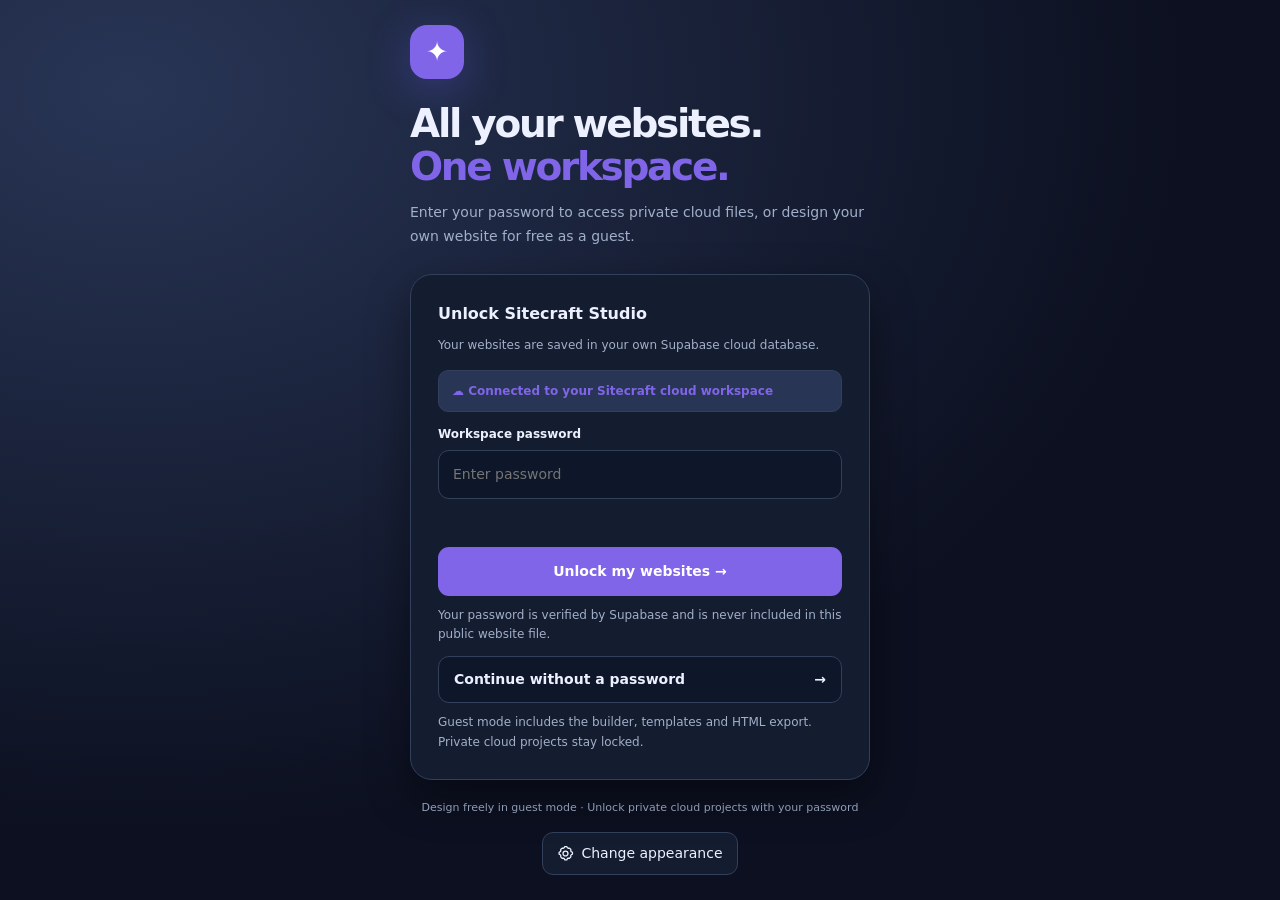
<file: index (3).html>
<!doctype html>
<html lang="en" data-sc-theme="midnight">
<head>
<meta charset="utf-8"><meta name="viewport" content="width=device-width,initial-scale=1">
<title>Sitecraft Studio — Customisable workspace</title>
<style>
:root{color-scheme:dark;--bg:#0b1020;--panel:#11182a;--panel2:#151e32;--border:#2b344b;--muted:#919db7;--text:#f4f5ff;--purple:#9d83ff;--mint:#69e6bf;--shadow:0 18px 55px #0008}*{box-sizing:border-box}html,body{margin:0;height:100%}body{font:13px/1.5 Inter,ui-sans-serif,system-ui,-apple-system,BlinkMacSystemFont,"Segoe UI",sans-serif;background:var(--bg);color:var(--text);overflow:hidden}button,input,textarea,select{font:inherit}button{color:inherit;cursor:pointer}button:disabled{opacity:.4;cursor:not-allowed}input,textarea,select{outline:0}button:focus-visible,input:focus-visible,textarea:focus-visible,select:focus-visible{outline:2px solid #b3a3ff;outline-offset:2px}button{transition:background .14s,border .14s}button svg{height:17px;width:17px;flex-shrink:0;stroke:currentColor;stroke-width:1.85;fill:none;stroke-linecap:round;stroke-linejoin:round}svg{pointer-events:none}.app{height:100vh;height:100dvh;display:grid;grid-template-columns:265px minmax(400px,1fr) 292px;grid-template-rows:65px minmax(0,1fr)}.top{grid-column:1/-1;background:#101627;border-bottom:1px solid #293149;display:flex;justify-content:space-between;align-items:center;padding:0 18px;gap:14px;z-index:5}.top-left,.top-right,.top-center{display:flex;align-items:center;gap:11px;min-width:0}.top-left{width:310px}.top-center{flex:1;justify-content:center}.top-right{justify-content:flex-end}.logo{height:35px;width:35px;flex-shrink:0;background:linear-gradient(145deg,#9c7cff,#4bdcce);display:grid;place-items:center;border-radius:11px;box-shadow:0 4px 22px #7763ed47}.logo svg{height:21px;width:21px}.brand{font-size:16px;font-weight:900;letter-spacing:-.65px;white-space:nowrap}.brand em{font-style:normal;color:#b4a6ff}.app-name{width:174px;background:transparent;color:#eeeefd;border:1px solid transparent;border-radius:8px;padding:7px 9px;font-size:12px;font-weight:700;text-overflow:ellipsis}.app-name:hover,.app-name:focus{background:#1a2338;border-color:#485678}.save-pill{display:flex;gap:6px;align-items:center;color:#85d4ae;font-size:11px;white-space:nowrap}.save-dot{height:7px;width:7px;border-radius:50%;background:#69d4a5}.btn{display:inline-flex;align-items:center;justify-content:center;gap:7px;background:#222c43;color:#e9edfe;border:1px solid #39445e;border-radius:10px;padding:9px 12px;white-space:nowrap;font-weight:700;font-size:12px}.btn:hover{background:#303c57;border-color:#697898}.btn.primary{background:linear-gradient(120deg,#8566fa,#ad7afd);border-color:#b19dff;box-shadow:0 5px 17px #745af444;color:white}.btn.primary:hover{filter:brightness(1.1)}.btn.plain{background:transparent;border-color:transparent;color:#aeb9d0}.btn.plain:hover{background:#242e44;color:#fff}.btn.sm{padding:7px 9px}.btn.sq{padding:0;width:34px;height:34px}.btn.active{background:#534585;color:#fff;border-color:#9381eb}.btn.danger{color:#ffb8c3}.tool-group{display:flex;gap:5px;border-right:1px solid #333b51;padding-right:10px}.editor-sidebar{display:flex;flex-direction:column;min-height:0;background:#12192b;border-right:1px solid var(--border)}.tab-row{display:flex;padding:13px 11px 0;gap:4px;border-bottom:1px solid var(--border)}.tab{flex:1;border:0;border-bottom:2px solid transparent;background:none;color:#8593b1;padding:11px 0;font-size:11px;font-weight:800}.tab:hover{color:#fff}.tab.active{border-color:#a78dff;color:#d4caff}.side-head{padding:22px 19px 13px}.eyebrow{font-size:10px;letter-spacing:1.7px;text-transform:uppercase;font-weight:850;color:#9ea6c6}.side-head h2,.inspector-head h2{font-size:21px;letter-spacing:-.8px;margin:5px 0}.desc{font-size:11px;color:#8e9bb4;line-height:1.6;margin:0}.side-scroll{overflow:auto;min-height:0;padding:0 14px 20px;flex:1}.side-scroll::-webkit-scrollbar,.property-scroll::-webkit-scrollbar,.workspace::-webkit-scrollbar{width:8px;height:8px}.side-scroll::-webkit-scrollbar-thumb,.property-scroll::-webkit-scrollbar-thumb,.workspace::-webkit-scrollbar-thumb{background:#47516b;border-radius:8px}.sidebar-section-heading{display:flex;align-items:center;justify-content:space-between;margin:13px 1px 10px;color:#8d9abb;font-size:10px;font-weight:850;letter-spacing:1.3px;text-transform:uppercase}.side-list{display:flex;flex-direction:column;gap:7px}.page-row{min-height:47px;border:1px solid #303c57;background:#1a2339;border-radius:10px;padding:6px 7px;display:flex;align-items:center;gap:7px}.page-row.active{border-color:#9e88ff;background:#49397466;box-shadow:inset 3px 0 #a58cfb}.page-pick{display:flex;align-items:center;gap:9px;flex:1;min-width:0;background:transparent;border:0;text-align:left;padding:3px}.page-ic{color:#b3a4ff;display:grid;place-items:center}.page-ic svg{height:16px;width:16px}.page-pick span:last-child{min-width:0}.page-pick strong{display:block;font-size:12px;overflow:hidden;text-overflow:ellipsis;white-space:nowrap}.page-pick small{font-size:10px;color:#9aa6c0;display:block;overflow:hidden;text-overflow:ellipsis;white-space:nowrap}.subtle-icon{height:27px;width:26px;padding:0;display:grid;place-items:center;background:transparent;border:0;border-radius:7px;color:#8e9cbb}.subtle-icon:hover{background:#394563;color:white}.subtle-icon svg{width:15px;height:15px}.mini-link{color:#bca9ff;background:none;border:0;padding:5px 3px;font-weight:750;font-size:11px}.mini-link:hover{color:white}.subbox{padding:14px;background:#1b2439;border:1px dashed #424e6d;border-radius:12px;color:#aeb7ce;font-size:11px;line-height:1.75;margin-top:18px}.subbox strong{color:white}.subbox svg{vertical-align:middle;color:#ad9cfb}.full{width:100%}.block-search{border:1px solid #313e5c;background:#0d1426;color:#fff;width:100%;border-radius:10px;padding:11px 12px;margin:4px 0 18px}.block-group{display:grid;grid-template-columns:repeat(2,minmax(0,1fr));gap:9px}.block-choice{background:#1d273d;border:1px solid #354160;color:#e5ebfb;border-radius:12px;min-height:93px;display:flex;flex-direction:column;align-items:flex-start;justify-content:center;gap:8px;text-align:left;padding:12px;cursor:grab}.block-choice:hover{border-color:#9b85ff;background:#31294d}.block-choice:active{cursor:grabbing}.block-choice .block-choice-icon{width:33px;height:33px;display:grid;place-items:center;color:#beaaff;background:#8c6dff25;border-radius:9px}.block-choice strong{font-size:11px}.block-choice small{color:#93a0bc;font-size:10px}.layer-row{width:100%;display:flex;align-items:center;gap:9px;background:#1d273a;border:1px solid #303c55;border-radius:9px;padding:10px 9px;text-align:left;font-size:11px;margin-bottom:7px}.layer-row.active{background:#47397770;border-color:#a58bff}.layer-row span{flex:1;overflow:hidden;white-space:nowrap;text-overflow:ellipsis}.layer-row svg{width:14px;height:14px;color:#b7a7ff}.layer-row small{font-size:9px;color:#8190b0}.workspace-shell{position:relative;display:flex;flex-direction:column;min-width:0;min-height:0;background:#0b1020}.canvas-bar{height:55px;display:flex;align-items:center;justify-content:space-between;padding:0 18px;gap:12px;background:#141c2d;border-bottom:1px solid #2c3650;flex:none}.canvas-breadcrumb{display:flex;gap:8px;align-items:center;font-size:12px;white-space:nowrap;overflow:hidden;text-overflow:ellipsis}.canvas-breadcrumb span{color:#8997b5}.canvas-breadcrumb strong{color:#eee8ff}.bar-actions{display:flex;align-items:center;gap:7px}.zoom-readout{color:#aab6d1;font-size:11px;width:40px;text-align:center}.workspace{flex:1;overflow:auto;padding:38px 35px 100px;background-image:radial-gradient(#3b455d78 .8px,transparent .9px);background-size:17px 17px;background-color:#0d1322;min-width:0;min-height:0}.artboard-holder{position:relative;margin:0 auto;transition:width .12s,height .12s}.artboard{width:1080px;transform-origin:top left;position:absolute;top:0;left:0;overflow:hidden;box-shadow:0 20px 90px #0009,0 0 0 1px #fff3;background:#fff;touch-action:pan-y}.artboard.show-grid:before{content:"";position:absolute;inset:0;z-index:0;pointer-events:none;background-image:linear-gradient(#7772 1px,transparent 1px),linear-gradient(90deg,#7772 1px,transparent 1px);background-size:20px 20px}.artboard-element{position:absolute;cursor:move;user-select:none;border:1px solid transparent;display:flex;overflow:visible;touch-action:none}.artboard-element .object-content{width:100%;height:100%;display:flex;align-items:center;min-width:0;min-height:0;overflow:hidden;pointer-events:none;white-space:pre-wrap;overflow-wrap:anywhere}.artboard-element .object-content>a,.artboard-element .object-content>div{pointer-events:none}.artboard-element img{height:100%;width:100%;object-fit:cover;pointer-events:none;user-select:none}.artboard-element:hover{outline:1px solid #aa96ffab;outline-offset:2px}.artboard-element.selected{outline:2px solid #876bff;outline-offset:1px;z-index:100!important}.artboard-element.editing .object-content{pointer-events:auto;cursor:text;user-select:text}.artboard-element.editing{cursor:text}.handle{position:absolute;width:12px;height:12px;background:white;border:2px solid #8167f3;border-radius:3px;z-index:15}.handle.br{bottom:-7px;right:-7px;cursor:nwse-resize}.handle.b{bottom:-7px;left:calc(50% - 6px);cursor:ns-resize}.handle.r{top:calc(50% - 6px);right:-7px;cursor:ew-resize}.object-label{position:absolute;left:0;bottom:calc(100% + 9px);font-size:11px;padding:5px 8px;border-radius:7px;background:#7258dd;color:#fff;white-space:nowrap;font-weight:800;box-shadow:0 4px 10px #0004}.empty-stage{position:absolute;top:185px;left:50%;transform:translateX(-50%);text-align:center;color:#667087;width:440px;max-width:85%;pointer-events:none}.empty-art-icon{width:60px;height:60px;display:grid;place-items:center;margin:0 auto 17px;background:#ece9ff;color:#8c72fc;border-radius:20px}.empty-art-icon svg{width:26px;height:26px}.empty-stage h3{font-size:24px;color:#333955;letter-spacing:-1px;margin:0 0 8px}.empty-stage p{font-size:13px;line-height:1.65}.floating-tools{position:absolute;left:50%;bottom:18px;transform:translateX(-50%);display:flex;align-items:center;gap:6px;background:#19233aee;border:1px solid #53617c;padding:7px;border-radius:13px;box-shadow:0 10px 36px #0008;white-space:nowrap;z-index:2;backdrop-filter:blur(12px)}.property-panel{background:#151c2f;border-left:1px solid var(--border);display:flex;flex-direction:column;min-height:0}.inspector-head{padding:22px 19px 17px;border-bottom:1px solid var(--border)}.property-scroll{overflow:auto;flex:1;padding:17px 17px 36px}.section-title{color:#a6b1cf;font-size:10px;letter-spacing:1.4px;font-weight:900;text-transform:uppercase;margin:21px 0 13px}.section-title:first-child{margin-top:0}.field{margin:0 0 15px}.field label{font-size:11px;font-weight:750;color:#c0c9df;display:block;margin:0 0 6px}.field input:not([type=checkbox]):not([type=color]):not([type=file]),.field select,.field textarea{background:#0e1628;color:#f5f7ff;border:1px solid #34415e;border-radius:9px;padding:10px 11px;width:100%;font-size:12px;min-width:0}.field textarea{min-height:85px;resize:vertical;line-height:1.6}.field select{appearance:auto}.field input[type=color]{width:44px;height:36px;background:#12192b;border:1px solid #3a4662;border-radius:8px;padding:3px;cursor:pointer}.field small{font-size:10px;color:#8896b3;display:block;margin-top:5px;line-height:1.5}.field-grid{display:grid;grid-template-columns:1fr 1fr;gap:9px}.field-grid .field{margin-bottom:12px}.color-field{display:flex;align-items:center;gap:9px}.color-field code{color:#c1c9e2;font-size:11px}.control-foot{display:flex;flex-wrap:wrap;gap:7px;border-top:1px solid #34405a;padding-top:18px;margin-top:15px}.control-foot .btn{flex:1}.no-selection{text-align:center;border:1px dashed #444e69;border-radius:14px;padding:35px 15px;margin-top:20px}.no-selection svg{width:32px;height:32px;color:#a58cf9;margin-bottom:14px}.no-selection strong{display:block;font-size:14px}.no-selection p{color:#9ca9c3;font-size:11px;line-height:1.65}.info-tip{font-size:11px;color:#9ba8be;line-height:1.7;background:#1d283f;border:1px solid #34435f;padding:12px;border-radius:11px;margin-top:16px}.info-tip b{color:#fff}.modal-backdrop{position:fixed;inset:0;background:#070a15d9;z-index:30;display:none;align-items:center;justify-content:center;padding:20px;backdrop-filter:blur(7px)}.modal-backdrop.show{display:flex}.modal{background:#151d31;border:1px solid #46516e;border-radius:20px;box-shadow:0 30px 110px #000c;width:min(920px,95vw);max-height:90vh;display:flex;flex-direction:column;overflow:hidden}.modal-head{display:flex;align-items:center;justify-content:space-between;gap:10px;padding:22px 24px;border-bottom:1px solid #333e58}.modal-head h2{margin:0;font-size:22px;letter-spacing:-.8px}.modal-inner{overflow:auto;padding:24px}.template-grid{display:grid;grid-template-columns:repeat(3,minmax(0,1fr));gap:16px}.template-tile{background:#1d273f;border:1px solid #3b4660;border-radius:13px;padding:10px;text-align:left;min-width:0}.template-tile:hover{border-color:#a38cff;background:#283451}.template-thumb{height:155px;border-radius:8px;position:relative;overflow:hidden;padding:19px 16px}.template-thumb .fakebar{width:70%;height:6px;border-radius:6px;background:currentColor;opacity:.35;margin-bottom:23px}.template-thumb .fakeheadline{height:13px;width:75%;border-radius:9px;background:currentColor;margin-bottom:10px}.template-thumb .fakeheadline.short{width:51%}.template-thumb .fakebtn{width:62px;height:18px;border-radius:5px;background:#9a7bfb;margin-top:19px}.template-thumb .fakeart{position:absolute;right:-27px;bottom:-40px;width:132px;height:132px;border-radius:38px;background:linear-gradient(35deg,#977effa8,#b5f9ffbb);transform:rotate(-23deg)}.template-tile strong{display:block;margin:11px 5px 2px;font-size:13px}.template-tile small{display:block;margin:0 5px 9px;color:#9da9c4}.modal-note{font-size:11px;color:#b1bed6;margin:0 0 16px;line-height:1.65}.preview-modal{width:min(1280px,97vw);height:min(900px,95vh)}.preview-body{background:#0d1322;flex:1;min-height:0;display:flex;justify-content:center;padding:17px;overflow:auto}.preview-body iframe{border:0;background:white;width:100%;height:100%;box-shadow:0 12px 40px #0008}.preview-body iframe.mobile{width:390px;max-width:100%;flex:none}.preview-body iframe.tablet{width:768px;max-width:100%;flex:none}.hidden{display:none!important}.toast{position:fixed;left:50%;bottom:82px;transform:translateX(-50%);background:#29384e;color:white;padding:11px 17px;border-radius:11px;border:1px solid #52647c;box-shadow:var(--shadow);z-index:60;display:none;max-width:90vw;text-align:center;font-size:12px}.toast.show{display:block}.mobile-toggle{display:none}
@media(max-width:1400px){.app{grid-template-columns:245px minmax(300px,1fr) 268px}.brand{font-size:14px}.top-left{width:270px}.app-name{width:132px}.top{padding:0 11px;gap:7px}.btn{padding:8px 9px}.workspace{padding:30px 23px 95px}}@media(max-width:1080px){.app{grid-template-columns:230px minmax(290px,1fr)}.property-panel{position:absolute;right:0;top:65px;bottom:0;z-index:7;width:min(292px,80vw);box-shadow:-14px 0 40px #0009}.property-panel:not(.open){display:none}.mobile-toggle{display:inline-flex}.top-center .tool-group{display:none}.top-left{width:auto}.top-right .save-pill{display:none}}@media(max-width:700px){.app{grid-template-columns:1fr;grid-template-rows:61px 1fr}.editor-sidebar{position:absolute;top:61px;bottom:0;left:0;width:min(260px,86vw);z-index:9;box-shadow:14px 0 50px #000a}.editor-sidebar:not(.open){display:none}.top-center{display:none}.top-left .app-name{width:125px}.top .btn.export-label{font-size:0;gap:0}.top .btn.export-label svg{height:18px;width:18px}.workspace{padding:24px 17px 90px}.canvas-bar{padding:0 10px}.floating-tools{bottom:14px}.top-right{gap:5px}.top{padding:0 9px}}
<!-- exported page styles generated separately -->

/* Rich widgets */
.widget-placeholder{width:100%;height:100%;display:grid;place-items:center;background:#eceffa;color:#676c84;border-radius:10px;font-size:16px;text-align:center}.widget-list{margin:0;width:100%;padding-left:1.5em;line-height:1.6}.widget-quote{width:100%;margin:0;font-size:1em;line-height:1.4}.widget-quote footer,.widget-quote small{display:block;font-size:.58em;opacity:.75;margin-top:15px}.widget-card{display:flex;flex-direction:column;justify-content:center;width:100%;height:100%;gap:12px}.widget-card .emoji{font-size:39px}.widget-card strong,.widget-card b{font-size:1em;line-height:1.2}.widget-card p{font-size:.65em;line-height:1.5;font-weight:400;margin:0}.widget-icon{display:grid;place-items:center;width:100%;height:100%}.widget-gallery{display:grid;grid-template-columns:repeat(3,minmax(0,1fr));gap:10px;width:100%;height:100%;overflow:hidden}.widget-gallery img{width:100%;height:100%;object-fit:cover;border-radius:9px}.widget-gallery a{display:block;min-width:0;min-height:0;overflow:hidden}.widget-gallery .widget-placeholder{grid-column:span 3}.widget-social{display:flex;align-items:center;gap:10px;flex-wrap:wrap;width:100%}.widget-social a,.widget-social span{background:#e9e7fb;color:#4336aa;padding:9px 13px;border-radius:9px;text-decoration:none;font-weight:700;font-size:14px}.widget-progress{width:100%;height:100%;border-radius:inherit;overflow:hidden;background:inherit}.widget-progress span{display:block;height:100%;border-radius:inherit}.widget-form{width:100%;height:100%;display:flex;flex-direction:column;justify-content:space-around;gap:10px;overflow:auto;font-size:14px;color:inherit}.widget-form label,.widget-form .widget-field,.widget-field{display:flex;flex-direction:column;gap:5px;min-width:0;font-size:14px;font-weight:600;color:inherit;width:100%}.widget-form label div,.widget-field input,.widget-field textarea,.widget-field select,.widget-form input,.widget-form textarea,.widget-form select{display:block;border:1px solid #dfe3ee;border-radius:8px;padding:11px;background:white;color:#212b42;width:100%;min-height:39px;font:inherit;font-weight:400}.widget-form textarea,.widget-field textarea{min-height:75px;resize:vertical}.widget-form button,.widget-form .fake-submit{font:inherit;border:0;background:#6554d9;color:white;font-weight:750;padding:12px;border-radius:8px;display:block;text-align:center;cursor:pointer}.widget-form-status{font-size:12px;line-height:1.4;color:#444d78}.widget-check,.widget-checkbox{display:flex;align-items:center;gap:12px;width:100%;height:100%;font-size:inherit}.widget-checkbox input{width:19px;height:19px}.widget-faq{width:100%;height:100%;overflow:auto}.widget-faq details,.widget-faq>div{padding:11px 13px;border-bottom:1px solid #e3e5ed;text-align:left}.widget-faq summary{cursor:pointer;list-style:revert;font-weight:700;font-size:16px}.widget-faq>div{display:flex;justify-content:space-between;font-size:16px;font-weight:700}.widget-faq p{font-size:14px;line-height:1.5;margin:14px 0}.widget-tabs{width:100%;height:100%;display:flex;flex-direction:column;gap:14px}.widget-tabs>div:first-child,.widget-tab-buttons{display:flex;gap:8px;border-bottom:1px solid #e7e7ef;flex-wrap:wrap}.widget-tabs b,.widget-tab-buttons button{padding:10px 14px;border:0;background:transparent;color:inherit;font-size:15px;cursor:pointer}.widget-tabs .on,.widget-tab-buttons [aria-selected=true]{border-bottom:3px solid #6958d8;color:#5846c4}.widget-tabs p,.widget-tab-panel{font-size:16px;line-height:1.6;margin:0;padding:4px}.widget-tab-panel[hidden]{display:none!important}.widget-table,.widget-table-scroller{width:100%;height:100%;border-collapse:collapse}.widget-table-scroller{overflow:auto}.widget-table th,.widget-table td{padding:13px;border:1px solid #e1e2ec;font-size:15px;text-align:left}.widget-table th{background:#eeecfa}.widget-stats{display:flex;align-items:center;justify-content:space-around;gap:10px;width:100%;height:100%}.widget-stats>div{text-align:center;display:flex;flex-direction:column;gap:4px}.widget-stats strong{font-size:36px}.widget-stats small{font-size:13px}.widget-pricing{display:flex;flex-direction:column;gap:10px;width:100%;height:100%;font-size:15px;overflow:auto}.widget-pricing>b,.widget-pricing>strong{font-size:24px}.widget-pricing .price{font-size:36px;font-weight:850}.widget-pricing p{font-size:14px;margin:0 0 3px}.widget-pricing span{font-size:14px}.widget-pricing em,.widget-pricing>a{margin-top:auto;padding:11px;text-align:center;color:white;background:#6a57d8;border-radius:9px;font-style:normal;text-decoration:none;font-weight:700}.widget-countdown{width:100%;height:100%;display:flex;align-items:center;justify-content:center;flex-direction:column;gap:3px}.widget-countdown small{font-size:14px}.widget-countdown strong{font-size:29px;letter-spacing:2px}.custom-html-frame,.site-item iframe:not(.site-video){width:100%;height:100%;border:0;border-radius:inherit}.site-item audio{width:100%}.widget-link{color:inherit;text-decoration:underline;text-underline-offset:4px}.site-item[data-kind="spacer"]{pointer-events:none}



.widget-product{height:100%;width:100%;display:flex;flex-direction:column;gap:9px;font-size:15px}.widget-product-image{height:49%;width:100%;display:grid;place-items:center;background:#e8eaf4;border-radius:12px;color:#7c8499;overflow:hidden}.widget-product-image img{object-fit:cover;width:100%;height:100%}.widget-product strong,.widget-product b{font-size:20px}.widget-product .product-price,.widget-product>strong{font-size:26px;font-weight:850}.widget-product p{font-size:14px;line-height:1.5;margin:0}.widget-product a,.widget-product>span{margin-top:auto;background:#6754d4;text-decoration:none;color:#fff;text-align:center;padding:12px;border-radius:10px;font-weight:700}.widget-search{display:flex;align-items:center;width:100%;height:100%;gap:10px;background:#f3f4fc;color:#7e879b;padding:8px 14px;border-radius:inherit}.widget-search input{flex:1;min-width:0;background:transparent;border:0;outline:0;color:#222a45;font:inherit}.widget-search button{background:#6c58db;border:0;color:#fff;padding:8px 13px;border-radius:8px;cursor:pointer;font-size:21px}.widget-search small{position:absolute;font-size:12px;top:100%;left:5px;color:#c04954}.widget-carousel{width:100%;height:100%;position:relative;overflow:hidden;display:grid;place-items:center;border-radius:inherit}.widget-carousel img{width:100%;height:100%;object-fit:cover}.widget-carousel .widget-slide{display:none}.widget-carousel .widget-slide.active{display:block}.widget-carousel button,.widget-carousel>span{position:absolute;top:50%;transform:translateY(-50%);background:#16172e99;border:0;border-radius:50%;width:41px;height:41px;font-size:27px;display:grid;place-items:center;color:#fff;cursor:pointer}.widget-carousel-prev{left:13px}.widget-carousel-next{right:13px}.widget-popup{display:flex;width:100%;height:100%}.widget-popup-trigger,.widget-popup-preview{width:100%;height:100%;border:0;background:transparent;color:inherit;font:inherit;display:grid;place-items:center;cursor:pointer}.widget-popup dialog{width:min(490px,90vw);max-height:75vh;overflow:auto;padding:36px;background:#fff;color:#222b44;border:1px solid #e1e2ed;border-radius:19px;box-shadow:0 25px 90px #0005}.widget-popup dialog::backdrop{background:#14172899}.widget-popup dialog h2{font-size:26px;margin:0 25px 18px 0}.widget-popup dialog p{font-size:17px;line-height:1.55;white-space:pre-wrap}.widget-popup-close{position:absolute;top:13px;right:15px;background:#f1eff8;border:0;border-radius:50%;width:34px;height:34px;cursor:pointer;font-size:22px}.widget-popup dialog:not([open]){display:none}
@media(max-width:700px){.site-item[data-kind="carousel"]{height:255px!important}.site-item[data-kind="product"]{min-height:485px!important}.site-item[data-kind="popup"]{height:55px!important}.site-item[data-kind="search"]{height:62px!important}}

/* Sitecraft Studio 3 – calmer, beginner-first visual language */
:root{color-scheme:light;--bg:#eff2f9;--panel:#fff;--panel2:#f8f9fe;--border:#e2e6f1;--muted:#6b7590;--text:#1b2341;--purple:#735bdd;--mint:#15b88a;--shadow:0 16px 45px #24254c18}
body{background:#eef1f8;color:#19223a;font-size:13px}.app{grid-template-columns:282px minmax(375px,1fr) 308px;grid-template-rows:68px minmax(0,1fr)}
.top{background:#fff;border-bottom:1px solid #e3e6ef;color:#1c2440;box-shadow:0 3px 15px #252a4910}.logo{background:linear-gradient(135deg,#6954e6,#aa8cff);box-shadow:0 6px 18px #725de42f}.brand{font-size:17px;letter-spacing:-.8px}.brand em{color:#6e55df}.app-name{color:#4e5671;background:#f5f6fb;border:1px solid #e8eaf4;padding:8px 9px;font-size:12px}.app-name:hover,.app-name:focus{background:#fff;border-color:#a69ae8}.save-pill{color:#3e876e}.save-dot{background:#18bd8e}.btn{background:#fff;color:#3d4967;border:1px solid #e1e4ef;border-radius:10px;padding:9px 12px;box-shadow:0 1px 2px #15213d08;font-weight:750}.btn:hover{background:#f3f2ff;border-color:#c1b7ff}.btn.plain{background:transparent;border-color:transparent;box-shadow:none}.btn.plain:hover{background:#f0effb;color:#5a4bc3}.btn.primary{background:#6d57df;border-color:#6d57df;color:#fff;box-shadow:0 5px 17px #6d57df2a}.btn.primary:hover{background:#5a43d8}.btn.danger{color:#c74659;border-color:#f2dbe1}.btn:disabled{opacity:.45}.add-top{background:#f2efff;border-color:#ded8ff;color:#6650d2}.top-right{gap:9px}.top-left{width:375px;gap:10px}.top-center{min-width:110px}.tool-group{border:1px solid #e8e9f2;border-radius:9px}.editor-sidebar{background:#fff;border-right:1px solid #e4e7f1;box-shadow:1px 0 7px #d6dbe513}.persistent-pages{padding:18px 15px 14px;background:#fff;border-bottom:1px solid #e7e9f2}.persistent-title{display:flex;align-items:center;justify-content:space-between;font-size:10px;font-weight:850;letter-spacing:1.5px;color:#737f98;padding:0 3px 11px}.persistent-title button{background:#edeaff;border:1px solid #ded8ff;color:#6d55d8;border-radius:8px;padding:5px 9px;font-size:11px;font-weight:800}.persistent-title button:hover{background:#e5deff}.page-rail{max-height:153px;overflow-y:auto;display:flex;flex-direction:column;gap:4px}.rail-page{width:100%;min-height:42px;display:flex;gap:10px;align-items:center;text-align:left;background:transparent;border:1px solid transparent;border-radius:9px;padding:6px 9px;color:#47536d}.rail-page:hover{background:#f7f7fd}.rail-page.active{background:#f0edff;color:#5141c1;border-color:#e3ddff}.rail-page-icon{width:29px;height:29px;border-radius:8px;background:#f1f2fa;color:#69718f;display:grid;place-items:center;flex-shrink:0;font-size:19px}.rail-page.active .rail-page-icon{background:#ded8ff;color:#5843d1}.rail-page-icon svg{width:16px;height:16px;stroke:currentColor;stroke-width:1.9;fill:none}.rail-page-copy{min-width:0;flex:1;display:flex;flex-direction:column}.rail-page-copy strong{font-size:12px;white-space:nowrap;overflow:hidden;text-overflow:ellipsis}.rail-page-copy small{font-size:10px;color:#929bb0}.rail-chevron{font-size:19px;color:#9ca7ba}.tab-row{background:#fff;padding:12px 14px 0;gap:7px;border-bottom:1px solid #e7e9f3}.tab{color:#8b96af;font-size:12px;padding:10px 0;border-bottom:2px solid transparent}.tab.active{color:#6551d8;border-color:#7058e4}.tab:hover{color:#594ac0}.side-head{padding:16px 18px 12px}.eyebrow{color:#9ca1b5;font-weight:850;letter-spacing:1.4px}.side-head h2,.inspector-head h2{color:#212941;margin:3px 0 4px;font-size:21px;letter-spacing:-.8px}.desc{color:#7d87a0;font-size:11px}.side-scroll{padding:0 14px 28px}.block-search{background:#f8f9fc;color:#222a47;border:1px solid #dfe3ee;border-radius:10px;margin:2px 0 16px;padding:12px}.block-search:focus{outline:2px solid #a799ff}.palette-section{margin:0 0 23px}.palette-title{font-size:10px;text-transform:uppercase;color:#919ab0;letter-spacing:1.25px;font-weight:850;margin:4px 2px 11px}.block-group{display:grid;grid-template-columns:repeat(2,minmax(0,1fr));gap:9px}.block-choice{background:#fff;color:#303954;border:1px solid #e5e7f0;border-radius:12px;min-height:83px;display:flex;flex-direction:column;align-items:flex-start;justify-content:flex-start;gap:6px;padding:11px;box-shadow:0 2px 6px #21254c06}.block-choice:hover{background:#f7f5ff;border-color:#b5a7f5;transform:translateY(-1px)}.block-choice .block-choice-icon{background:#f0edff;color:#735ade;border-radius:9px;width:31px;height:31px}.block-choice strong{font-size:11px}.block-choice small{color:#8b94aa;line-height:1.35;font-size:10px}.preset-list{display:flex;flex-direction:column;gap:6px}.preset-choice{display:grid;grid-template-columns:25px 1fr;grid-template-rows:auto auto;column-gap:10px;text-align:left;padding:10px;border:1px solid #dedff0;background:#fbfaff;border-radius:10px;color:#313c59}.preset-choice:hover{border-color:#a89af1;background:#f3efff}.preset-choice>span{grid-row:span 2;background:#ebe4ff;border-radius:8px;display:grid;place-items:center;color:#6950d2}.preset-choice strong{font-size:11px}.preset-choice small{font-size:10px;color:#8790a5}.sidebar-section-heading,.section-title{color:#79839a}.page-row,.layer-row{background:#fff;border:1px solid #e6e9f2;color:#273453}.page-row.active,.layer-row.active{background:#f1eeff;border-color:#bdb0ff}.page-pick,.page-pick strong{color:#29334f}.page-pick small{color:#929bb0}.page-ic{background:#eeecfa;color:#7564d8}.subbox,.info-tip{background:#f7f7ff;border:1px solid #e3e0f9;border-radius:12px;color:#69748e;line-height:1.6}.subbox strong,.info-tip b{color:#5952aa}.no-selection{color:#65708b}.workspace-shell{background:#edf1f8}.canvas-bar{background:#fff;border-bottom:1px solid #e2e6ef;color:#728099}.canvas-breadcrumb strong{color:#2c3652}.workspace{background:radial-gradient(circle at 45% 30%,#f7f8ff,#eaedf6 75%)}.artboard{box-shadow:0 16px 55px #2831512b,0 0 0 1px #d7dce9}.artboard.show-grid:before{background-image:linear-gradient(#aeb5c321 1px,transparent 1px),linear-gradient(90deg,#aeb5c321 1px,transparent 1px)}.artboard-element.selected{outline:2px solid #765fe9;outline-offset:0}.object-label{background:#7159df}.floating-tools{background:#fff;box-shadow:0 11px 32px #27305330;border:1px solid #dee1ee;color:#3c4563;bottom:16px;padding:7px 9px}.floating-tools .btn{border:0;background:#f5f5fb}.floating-tools .btn.primary{background:#6d55dd;color:#fff}.floating-tools .btn.plain{background:transparent}.floating-label{padding:0 8px;font-size:10px;color:#9ca5b7;font-weight:800;letter-spacing:.2px}.property-panel{background:#fff;border-left:1px solid #e3e7f0}.inspector-head{padding:19px 18px 17px;border-bottom:1px solid #e6e9f2}.property-scroll{padding:17px 18px 32px}.field label{color:#4f5a75;font-size:11px;font-weight:750}.field input:not([type=checkbox]):not([type=color]):not([type=file]),.field textarea,.field select{background:#fff;color:#24304b;border:1px solid #dfe3ee;border-radius:9px;padding:10px 11px;box-shadow:0 1px 2px #17214108}.field input:focus,.field textarea:focus,.field select:focus{border-color:#9e8bef;outline:1px solid #a998fb}.field small{color:#8c96ab}.field input[type=color]{background:#fff;border-color:#dfe4ee}.color-field{background:#f8f9fc;border-color:#e6e8f1}.color-field code{color:#6b7690}.transparent-toggle{display:flex!important;gap:7px;align-items:center;margin-top:9px!important;font-size:11px!important;font-weight:500!important}.transparent-toggle input{accent-color:#6d57df}.modal-backdrop{background:#11172d9c}.modal{background:#fff;color:#232d48;border:1px solid #e4e7f0;box-shadow:0 25px 90px #10193445}.modal-head{border-color:#e6e9f2}.modal-head h2{color:#202943}.template-tile{color:#283252}.toast{background:#27304c;color:#fff}
@media(max-width:1400px){.app{grid-template-columns:260px minmax(330px,1fr) 280px}.top-left{width:330px}}@media(max-width:1100px){.app{grid-template-columns:245px minmax(290px,1fr)}.property-panel{top:68px;width:min(306px,85vw);box-shadow:-14px 0 35px #2126432a}.top-left{width:auto}}@media(max-width:700px){.app{grid-template-columns:1fr;grid-template-rows:61px minmax(0,1fr)}.editor-sidebar{top:61px;width:min(290px,86vw);box-shadow:12px 0 30px #21264338}.top .add-top{font-size:0;gap:0}.top .add-top:before{content:'+';font-size:20px}.top-left .brand{display:none}.floating-label{display:none}.floating-tools .btn{padding:9px 10px}.floating-tools{gap:1px}.top-right{gap:4px}.top-right .btn{padding:9px 8px}.property-panel{top:61px}}


/* ─── Sitecraft Cloud library + login ─── */
.cloud-gate,.cloud-library{position:fixed;inset:0;z-index:90;overflow:auto;font:14px/1.5 Inter,ui-sans-serif,system-ui,-apple-system,"Segoe UI",sans-serif}
.cloud-gate{background:radial-gradient(ellipse 60% 60% at 15% 5%,#4b36af80,transparent),radial-gradient(ellipse 50% 50% at 95% 90%,#19879a55,transparent),#11162c;display:flex;align-items:center;justify-content:center;padding:30px 18px;color:#edf0ff}
.cloud-gate.hidden{display:none}.cloud-gate-inner{width:min(460px,100%)}
.cloud-gate-logo{height:54px;width:54px;border-radius:17px;display:grid;place-items:center;background:linear-gradient(145deg,#8b70ff,#44d6c8);color:white;font-size:27px;font-weight:900;box-shadow:0 10px 45px #6964fd4f;margin-bottom:23px}
.cloud-gate h1{font-size:39px;letter-spacing:-2.3px;line-height:1.12;font-weight:850;margin:0 0 12px}
.cloud-gate h1 span{color:#aa9bff}.cloud-gate .gate-sub{color:#b1b9d1;font-size:14px;line-height:1.7;margin:0 0 25px}
.cloud-auth-card{border:1px solid #394467;padding:27px;border-radius:22px;background:linear-gradient(160deg,#ffffff11,#ffffff07);box-shadow:0 22px 80px #0507165e;backdrop-filter:blur(20px)}
.cloud-auth-card label{display:block;font-weight:750;font-size:12px;color:#dae0fb;margin:13px 0 7px}
.cloud-auth-card input{width:100%;border:1px solid #515e80;background:#0d162e;color:#fff;border-radius:11px;padding:13px 14px;font-size:14px}
.cloud-auth-card input:focus{border-color:#aa9aff;outline:2px solid #735ae950}
.cloud-auth-card button[type=submit]{width:100%;margin-top:21px;background:linear-gradient(120deg,#7759ec,#aa83ff);border:0;border-radius:11px;padding:14px;color:#fff;font-weight:850;font-size:14px;cursor:pointer}
.cloud-auth-card button:disabled{opacity:.6}.cloud-auth-card .gate-error{color:#ffb4bf;font-size:12px;min-height:18px;margin-top:9px}
.cloud-auth-card p{color:#91a1c1;font-size:12px;line-height:1.6;margin:10px 0 0}.cloud-gate-foot{text-align:center;color:#93a1c3;font-size:11px;margin:20px 0 0}
.cloud-gate-foot a,.cloud-auth-card a{color:#ad9cff;text-decoration:none}
body:not(.unlocked) .app{visibility:hidden}
.cloud-library{display:none;background:#f5f7fc;z-index:80;color:#24304b;padding:0}
.cloud-library.show{display:block}.cloud-library button{cursor:pointer}
.cloud-lib-header{height:77px;background:#fff;border-bottom:1px solid #e6e9f3;display:flex;align-items:center;justify-content:space-between;padding:0 max(24px,calc((100vw - 1190px)/2));gap:16px}
.cloud-lib-brand{display:flex;gap:12px;align-items:center;font-size:17px;font-weight:850;letter-spacing:-.6px}
.cloud-lib-brand-mark{height:38px;width:38px;border-radius:12px;background:linear-gradient(145deg,#805feb,#43c7c0);color:white;display:grid;place-items:center;font-size:23px}
.cloud-lib-header-right{display:flex;align-items:center;gap:10px}.cloud-lib-btn{border:1px solid #dce2ee;border-radius:10px;background:#fff;color:#34405f;padding:10px 14px;font-weight:750;font-size:12px}
.cloud-lib-btn.primary{background:#735adf;color:white;border-color:#735adf}.cloud-lib-btn:hover{filter:brightness(.97)}
.cloud-lib-main{max-width:1190px;padding:45px 25px 90px;margin:auto}
.cloud-lib-greeting{font-size:11px;font-weight:850;letter-spacing:1.5px;color:#8171d2;text-transform:uppercase}
.cloud-lib-title{font-size:38px;line-height:1.08;letter-spacing:-1.9px;margin:8px 0 9px;font-weight:850}.cloud-lib-sub{font-size:14px;color:#7e8ba1;margin:0}
.cloud-lib-banner{margin:30px 0 33px;padding:21px 24px;background:linear-gradient(115deg,#2f2869,#6e55c6);color:white;display:flex;align-items:center;justify-content:space-between;gap:20px;border-radius:18px}
.cloud-lib-banner strong{font-size:17px;display:block}.cloud-lib-banner small{font-size:12px;display:block;opacity:.78;margin-top:3px}
.cloud-lib-banner button{padding:11px 16px;background:#fff;border:0;border-radius:9px;color:#4936a1;font-weight:850;white-space:nowrap}
.cloud-lib-row{display:flex;justify-content:space-between;align-items:center;gap:15px;margin:0 0 17px}.cloud-lib-row h2{font-size:18px;margin:0}
.cloud-lib-search{border:1px solid #dfe4f0;background:#fff;border-radius:10px;padding:12px 15px;width:min(300px,50vw);color:#222b45}
.cloud-project-grid{display:grid;grid-template-columns:repeat(3,minmax(0,1fr));gap:20px}
.cloud-project-card{border:1px solid #e1e5f0;background:#fff;border-radius:16px;overflow:hidden;box-shadow:0 7px 28px #222c4e0a;transition:box-shadow .15s,transform .15s}
.cloud-project-card:hover{transform:translateY(-2px);box-shadow:0 16px 40px #29356118}
.cloud-card-preview{height:145px;position:relative;background:linear-gradient(125deg,#dcd7fb,#f0efff 52%,#d5f9f3);display:flex;align-items:center;justify-content:center;overflow:hidden}
.cloud-faux-window{width:75%;height:74%;border:4px solid #fff;border-radius:8px;background:#ffffffcc;box-shadow:0 6px 30px #554d962e;padding:12px}.cloud-faux-window i{display:inline-block;width:6px;height:6px;border-radius:50%;background:#af9ff3;margin:0 2px}
.cloud-faux-window div{width:59%;height:11px;background:#cbc5f5;border-radius:4px;margin:15px 0 8px}.cloud-faux-window b{display:block;width:75%;height:6px;border-radius:4px;background:#e6e5f5}.cloud-faux-window em{display:block;background:#9275e9;width:45px;height:14px;border-radius:4px;margin-top:11px}
.cloud-card-icon{position:absolute;bottom:12px;right:15px;color:#6d5ad1;font-size:30px}
.cloud-card-info{padding:18px 19px 12px}.cloud-card-info h3{font-size:16px;margin:0 0 4px;white-space:nowrap;overflow:hidden;text-overflow:ellipsis}.cloud-card-info p{font-size:11px;color:#8793a9;margin:0}
.cloud-card-buttons{display:flex;gap:6px;padding:0 15px 15px;align-items:center}
.cloud-open-btn{background:#eeeafa;color:#6046c9;border:0;border-radius:9px;padding:11px 13px;font-weight:850;font-size:12px;flex:1;display:flex;justify-content:space-between}
.cloud-mini-btn{background:#f7f8fc;border:1px solid #e8ebf3;border-radius:9px;color:#5b6280;width:38px;height:36px;font-size:18px}
.cloud-mini-btn.danger{color:#c85e75}.cloud-mini-btn:hover{background:#eeeefa}
.cloud-empty{grid-column:1/-1;text-align:center;border:2px dashed #dfe3f2;border-radius:19px;padding:75px 15px;background:#ffffff9c}
.cloud-empty>div{display:grid;place-items:center;font-size:31px;background:#eeeafb;border-radius:16px;color:#745ddc;width:60px;height:60px;margin:0 auto 17px}
.cloud-empty h3{font-size:21px;letter-spacing:-.5px;margin:0}.cloud-empty p{color:#8995a9;max-width:450px;margin:8px auto 19px}
.cloud-lib-footer{border-top:1px solid #e3e7f1;margin-top:34px;padding-top:20px;display:flex;gap:12px;align-items:center;flex-wrap:wrap}.cloud-lib-footer span{font-size:12px;color:#8b96ab}
#myWebsitesBtn{border:1px solid #dfe4ef;background:#f6f7fb;color:#5749a0;border-radius:10px;padding:8px 10px;font-weight:800;font-size:11px;white-space:nowrap}
#saveCloudBtn,#cloudCopyBtn{border:1px solid #dee2ee;background:#f9faff;color:#6653c2;border-radius:9px;padding:7px 10px;font-size:11px;font-weight:750;white-space:nowrap}
#saveCloudBtn:hover,#cloudCopyBtn:hover,#myWebsitesBtn:hover{background:#eae7ff}
@media(max-width:1100px){#cloudCopyBtn{display:none}.cloud-project-grid{grid-template-columns:repeat(2,minmax(0,1fr))}.cloud-lib-main{padding-top:30px}}
@media(max-width:740px){.cloud-project-grid{grid-template-columns:1fr}.cloud-lib-main{padding:27px 17px 80px}.cloud-lib-title{font-size:30px}.cloud-lib-banner{flex-direction:column;align-items:flex-start;padding:20px}.cloud-lib-header{padding:0 16px}.cloud-lib-brand{font-size:13px}.cloud-lib-header-right .cloud-lib-btn:first-child{display:none}.cloud-lib-banner button{width:100%}.cloud-lib-row{flex-direction:column;align-items:stretch}.cloud-lib-search{width:100%}.cloud-gate h1{font-size:32px}#myWebsitesBtn{font-size:0;padding:6px 8px}#myWebsitesBtn:after{content:'☷';font-size:19px}#saveCloudBtn{display:none}}



/* Sitecraft extra components */
.sc-featuregrid,.sc-team,.sc-steps,.sc-logos{width:100%;height:100%;display:grid;grid-auto-flow:column;grid-auto-columns:minmax(0,1fr);gap:15px;align-items:stretch}.sc-featuregrid article,.sc-team article,.sc-steps article{background:#ffffffc2;border:1px solid #dcddeb;border-radius:15px;padding:16px;display:flex;flex-direction:column;align-items:flex-start;justify-content:center;gap:9px;min-width:0;overflow:hidden}.sc-featuregrid article>span{font-size:35px}.sc-featuregrid b,.sc-team b,.sc-steps b{font-size:21px;line-height:1.2}.sc-featuregrid small,.sc-team small,.sc-steps small{font-size:14px;font-weight:400;line-height:1.4;opacity:.8}.sc-team article{align-items:center;text-align:center}.sc-avatar{height:105px;width:105px;border-radius:50%;background:#e7e2fb;display:grid;place-items:center;font-size:54px;overflow:hidden}.sc-avatar img{width:100%;height:100%;object-fit:cover}.sc-timeline{height:100%;width:100%;display:flex;flex-direction:column;justify-content:space-around;overflow:auto}.sc-timeline article{display:flex;align-items:stretch;gap:18px;border-left:4px solid #896cf0;padding:3px 8px 13px 21px;min-height:55px}.sc-timeline article>b{font-size:18px;width:85px;flex-shrink:0;color:#6b55c4}.sc-timeline article>div{display:flex;flex-direction:column;gap:3px}.sc-timeline strong{font-size:17px}.sc-timeline small{font-size:14px;line-height:1.35}.sc-steps article>span{font-size:22px;font-weight:850;color:#fff;background:#7159dd;border-radius:50%;width:48px;height:48px;display:grid;place-items:center}.sc-logos{display:flex;flex-wrap:wrap;align-items:center;justify-content:space-evenly;gap:22px}.sc-logos b{color:#48506b;font-size:22px;letter-spacing:.3px}.sc-notice{width:100%;line-height:1.4}.sc-flip{display:flex;align-items:center;justify-content:center;flex-direction:column;gap:15px;width:100%;height:100%;text-align:center;cursor:pointer}.sc-flip small{font-size:13px;opacity:.7}.sc-flip-action{appearance:none;border:0;background:transparent;color:inherit;width:100%;height:100%;cursor:pointer;font:inherit;padding:10px}.sc-compare{position:relative;width:100%;height:100%;overflow:hidden;background:#dfe4f1;--split:50%;border-radius:inherit}.sc-compare img{position:absolute;inset:0;width:100%;height:100%;object-fit:cover}.sc-compare img.sc-after{clip-path:inset(0 calc(100% - var(--split)) 0 0)}.sc-compare-left,.sc-compare-right{position:absolute;bottom:20px;background:#151a2dca;color:#fff;padding:7px 10px;font:700 13px system-ui;border-radius:8px}.sc-compare-left{left:16px}.sc-compare-right{right:16px}.sc-compare-line{position:absolute;left:var(--split);top:0;bottom:0;width:3px;background:#fff;box-shadow:0 0 5px #000a;pointer-events:none}.sc-compare input[type=range]{position:absolute;inset:0;width:100%;height:100%;opacity:.01;cursor:ew-resize;margin:0}.sc-media-empty{height:100%;display:grid;place-items:center;color:#535b77;font-size:18px;text-align:center}.sc-rating{width:100%;display:flex;flex-direction:column;gap:4px;align-items:center;justify-content:center}.sc-rating>b{font-size:18px}.sc-rating>div{font-size:36px;letter-spacing:5px;color:#ecae20}.sc-rating button{border:0;background:none;color:#d1d3dc;padding:1px 3px;font-size:34px;cursor:pointer}.sc-rating button.on{color:#f3b335}.sc-rating small{font-size:12px}.sc-quiz{height:100%;width:100%;display:flex;flex-direction:column;justify-content:center;gap:10px}.sc-quiz>b{font-size:20px;margin-bottom:7px}.sc-choice,.sc-quiz button{display:block;width:100%;border:1px solid #d2d2eb;background:#ffffffb8;border-radius:10px;padding:10px 14px;text-align:left;font-size:15px;color:#292b49}.sc-quiz button{cursor:pointer}.sc-quiz button.correct{border-color:#26956c;background:#d7f8e7}.sc-quiz button.wrong{border-color:#df715f;background:#ffe2de}.sc-quiz output{font-size:14px;line-height:1.4}.sc-calculator{display:flex;flex-direction:column;justify-content:center;align-items:flex-start;gap:13px;width:100%;height:100%}.sc-calculator b{font-size:22px}.sc-calculator small{font-size:15px}.sc-calculator strong{font-size:39px;color:#6851d3}.sc-calculator input{max-width:150px;border:1px solid #c9cbe0;border-radius:10px;padding:10px;font-size:18px}.sc-code{display:flex;flex-direction:column;gap:8px;width:100%;height:100%;overflow:auto}.sc-code pre{white-space:pre-wrap;overflow-wrap:anywhere;margin:0;font:inherit;flex:1}.sc-code button,.sc-code>span{border:1px solid #5f6a8b;background:#313955;color:#fff;border-radius:8px;align-self:flex-end;padding:8px 13px;cursor:pointer;font-size:14px}.sc-barchart{display:flex;flex-direction:column;justify-content:space-evenly;gap:8px;width:100%;height:100%}.sc-barchart>div{display:grid;grid-template-columns:90px minmax(0,1fr) 46px;align-items:center;gap:10px}.sc-barchart small{font-size:14px}.sc-barchart i{height:22px;border-radius:10px;background:#dfe0ef;overflow:hidden}.sc-barchart em{display:block;height:100%;border-radius:10px}.sc-barchart b{font-size:15px;text-align:right}.sc-cookie{width:100%;height:100%;display:flex;align-items:center;justify-content:space-between;gap:16px}.sc-cookie span{font-size:17px;flex:1}.sc-cookie b,.sc-cookie button{background:#6755cf;color:#fff;border-radius:9px;padding:11px 16px;font:700 14px system-ui;border:0;white-space:nowrap;cursor:pointer}.sc-cookie-placeholder{border:1px dashed #aaaacb;border-radius:10px;padding:12px}.site-item[data-kind=download] .site-button{font-weight:750}.site-item[hidden]{display:none!important}
@media(max-width:700px){.sc-featuregrid,.sc-team,.sc-steps{display:flex;flex-direction:column;height:auto}.sc-team article{min-height:200px}.sc-featuregrid article,.sc-steps article{min-height:150px}.sc-timeline{max-height:none;overflow:visible}.sc-compare{min-height:260px}.sc-cookie{flex-wrap:wrap;gap:8px}.sc-cookie span{width:100%;flex:unset}.site-item[data-kind="featuregrid"],.site-item[data-kind="team"],.site-item[data-kind="steps"]{height:auto!important;min-height:0!important}.site-item[data-kind="beforeafter"]{height:275px!important}.site-item[data-kind="quiz"],.site-item[data-kind="calculator"],.site-item[data-kind="timeline"]{min-height:260px!important}.site-item[data-kind="barchart"]{min-height:240px!important}}


/* Sitecraft Studio 5.0 elements, styles and guest-mode interface */
.sc-fixed-cloud{padding:11px 13px;border:1px solid #426b65;background:#1a46484a;border-radius:10px;color:#8df3c9;font-size:12px;font-weight:800;margin:15px 0 8px}
.sc-guest-start{width:100%;margin-top:12px;background:#283253;border:1px solid #566080;border-radius:11px;color:#f7f7ff;padding:12px 15px;font-weight:800;display:flex;justify-content:space-between;align-items:center}
.sc-guest-start:hover{background:#38456f}
.sc-variant-choice .sc-preset-color{height:30px;width:33px;border-radius:9px;border:1px solid;display:grid;place-items:center}
.sc-variant-choice .sc-preset-color svg{height:16px;width:16px}.sc-guest #myWebsitesBtn{background:#fff7e8;border-color:#e9d8ad;color:#79552e}
.site-item[data-hover=lift]:hover{translate:0 -4px;transition:translate .2s,box-shadow .2s}.site-item[data-hover=grow]:hover{scale:1.035;transition:scale .2s}.site-item[data-hover=glow]:hover{filter:drop-shadow(0 5px 18px #8c6bff88);transition:filter .2s}
.sc-tool,.sc-listcheck,.sc-toggle{width:100%;height:100%;padding:12px;display:flex;flex-direction:column;justify-content:center;gap:10px;overflow:auto}
.sc-tool h3,.sc-listcheck h3{margin:0;font-size:1.15em}.sc-tool strong{font-size:1.75em;overflow-wrap:anywhere}.sc-tool small,.sc-tool output,.sc-toggle p{font-size:.76em;opacity:.8}.sc-tool input,.sc-tool textarea,.sc-tool select{width:100%;border:1px solid #c9cee3;border-radius:9px;padding:9px;background:#ffffff;color:#26304c;font:inherit;min-width:0}.sc-tool textarea{min-height:80px;resize:vertical}
.sc-tool button,.sc-buttonrow a,.sc-toggle summary{border:1px solid #d6d8e5;border-radius:9px;padding:10px 13px;background:#fff;color:#343456;font:inherit;cursor:pointer}.sc-tool button:hover{background:#ece8ff}.sc-tool button.sc-picked{background:#d4fae8;border-color:#15a77c}.sc-tool-actions{display:flex;flex-wrap:wrap;gap:10px;justify-content:center}.sc-tool-actions button{min-width:60px}.sc-tool label{font-size:.8em;display:flex;flex-direction:column;gap:5px}.sc-tool progress{width:100%;accent-color:#7460df}
.sc-listcheck label{display:flex;align-items:center;gap:10px;font-size:.85em;padding:7px 2px}.sc-listcheck input{width:20px;height:20px;accent-color:#7057e8;flex-shrink:0}.sc-listcheck label:has(input:checked){text-decoration:line-through;opacity:.55}.sc-opt,.sc-filter-item{background:#ffffffa8;padding:8px 12px;border-radius:9px;border:1px solid #dbdcef;font-size:.78em}
.sc-toggle summary{font-weight:750}.sc-toggle p{line-height:1.6}.sc-ring{width:100%;height:100%;display:flex;flex-direction:column;justify-content:center;align-items:center;position:relative;gap:2px}.sc-ring:before{position:absolute;content:'';width:min(83%,210px);aspect-ratio:1;border-radius:50%;background:conic-gradient(var(--ring,#7057db) var(--percent,70%),#c8c8dd 0);-webkit-mask:radial-gradient(farthest-side,transparent 72%,#000 74%);mask:radial-gradient(farthest-side,transparent 72%,#000 74%)}.sc-ring strong{font-size:2.6em;z-index:1}.sc-ring small{font-size:.7em;z-index:1}
.sc-agenda,.sc-menu,.sc-skillbars,.sc-status{width:100%;height:100%;display:flex;flex-direction:column;justify-content:space-around;gap:10px;overflow:auto}.sc-agenda>div{display:flex;gap:18px;align-items:center;border-bottom:1px solid #c6c6d85e;padding:8px}.sc-agenda>div>b{font-size:.85em;min-width:76px}.sc-agenda span{display:flex;flex-direction:column}.sc-agenda small,.sc-menu small{font-size:.75em;opacity:.75}.sc-crumbs{display:flex;gap:9px;align-items:center;flex-wrap:wrap;font-size:.85em}.sc-crumbs a{color:inherit;text-decoration:none}.sc-crumbs a:hover{text-decoration:underline}
.sc-ticker{width:100%;height:100%;overflow:hidden;display:flex;align-items:center;white-space:nowrap}.sc-ticker>span{animation:sc-ticker 16s linear infinite;display:inline-block;padding-left:100%}@keyframes sc-ticker{to{transform:translateX(-100%)}}@media(prefers-reduced-motion:reduce){.sc-ticker>span{animation:none;padding-left:0;white-space:normal}}
.sc-avatarstack,.sc-buttonrow{width:100%;height:100%;display:flex;gap:10px;align-items:center;flex-wrap:wrap;overflow:auto}.sc-avatarstack span{height:60px;width:60px;border-radius:50%;background:#dcdaff;color:#40378f;display:grid;place-items:center;font-size:1.6em;border:3px solid white}.sc-avatarstack b{font-size:.8em;margin-left:9px}.sc-buttonrow a,.sc-buttonrow span{display:inline-block;padding:12px 15px;background:#eae8ff;border-radius:12px;color:#413789;text-decoration:none;font-size:.82em}.sc-info-grid,.sc-metrics{width:100%;height:100%;display:grid;grid-template-columns:repeat(auto-fit,minmax(140px,1fr));gap:10px;overflow:auto}.sc-info-grid article,.sc-info-grid>div,.sc-metrics>div{background:#ffffffb3;border:1px solid #d8d8e7;border-radius:14px;padding:15px;display:flex;flex-direction:column;justify-content:center;gap:8px;min-width:0}.sc-info-grid span{font-size:1.8em}.sc-info-grid b{font-size:1em}.sc-info-grid small,.sc-metrics small{font-size:.72em;opacity:.7}.sc-metrics strong{font-size:1.85em}
.sc-status>div{display:flex;justify-content:space-between;gap:12px;align-items:center;border-bottom:1px solid #dfe0ea;padding:10px}.sc-status span{background:#d7f9e6;border-radius:20px;padding:6px 10px;color:#167a4b;font-size:.7em;font-weight:800}.sc-skillbars label{display:flex;flex-direction:column;gap:7px;font-size:.8em}.sc-skillbars i{width:100%;height:13px;border-radius:20px;background:#e3e1f0;overflow:hidden}.sc-skillbars em{display:block;height:100%;border-radius:20px}.sc-menu>div{padding:10px;border-bottom:1px solid #e2dfdb}.sc-menu b{display:flex;gap:16px;justify-content:space-between}.sc-menu small{display:block;margin-top:5px}.sc-bigquote{height:100%;margin:0;display:flex;flex-direction:column;justify-content:center;gap:14px}.sc-bigquote footer,.sc-bigquote small{font-size:.65em;opacity:.65}
@media(max-width:700px){.site-item[data-kind=compareplans],.site-item[data-kind=menucards],.site-item[data-kind=infocards],.site-item[data-kind=metriccards]{min-height:220px!important}.sc-info-grid,.sc-metrics{grid-template-columns:repeat(2,minmax(0,1fr))}.sc-tool h3{font-size:1.2em}.sc-ticker>span{animation-duration:20s}}

/* Keep the cloud access button clickable alongside editor controls. */
.top-left{flex:0 0 455px;width:455px;min-width:0}.top-left .brand{white-space:nowrap;flex-shrink:0}.top-left .app-name{width:135px;min-width:95px;flex:1 1 135px}.top-left #myWebsitesBtn{flex:0 0 auto}
@media(max-width:1400px){.top-left{flex:0 0 335px;width:335px}.top-left .brand{display:none}.top-left .app-name{width:122px;min-width:95px}}
@media(max-width:1100px){.top-left{flex:1 1 auto;width:auto}.top-left .app-name{width:114px;min-width:65px;max-width:114px}}
@media(max-width:700px){.top-left .app-name{display:none}.top-left #myWebsitesBtn{font-size:0;max-width:74px}.top-left #myWebsitesBtn:after{content:'Cloud';font-size:11px}.top-left{gap:5px}}

/* ── SITECRAFT APPEARANCE SYSTEM ──
   Controls editor chrome, authentication and project library only.
   Exported website artboards keep their separately designed colours. */
:root,[data-sc-theme="midnight"]{
  color-scheme:dark;
  --sc-bg:#0c1020;--sc-surface:#141c2f;--sc-raised:#1d2940;--sc-input:#0e1729;
  --sc-border:#32405b;--sc-text:#edf1ff;--sc-muted:#a1afc9;--sc-hover:#303f5e;
  --sc-soft:#283555;--sc-editor-bg:#10192b;--sc-paper-outline:#556580;
  --sc-shadow:0 16px 44px #0006;--sc-accent:#8065e9;--sc-on-accent:#fff;
}
[data-sc-theme="obsidian"]{
  color-scheme:dark;--sc-bg:#090b10;--sc-surface:#15171d;--sc-raised:#222630;--sc-input:#0e1118;
  --sc-border:#3a3e4a;--sc-text:#fafbff;--sc-muted:#aeb3c1;--sc-hover:#343844;
  --sc-soft:#242734;--sc-editor-bg:#0e1118;--sc-paper-outline:#707481;--sc-shadow:0 18px 48px #000a;
}
[data-sc-theme="ocean"]{
  color-scheme:dark;--sc-bg:#071922;--sc-surface:#0e2633;--sc-raised:#183748;--sc-input:#0a202b;
  --sc-border:#30556a;--sc-text:#e9faff;--sc-muted:#a1bfcd;--sc-hover:#245066;
  --sc-soft:#1b4052;--sc-editor-bg:#0b202c;--sc-paper-outline:#5b8498;--sc-shadow:0 18px 48px #00141aaa;
}
[data-sc-theme="forest"]{
  color-scheme:dark;--sc-bg:#0b1918;--sc-surface:#152725;--sc-raised:#203b36;--sc-input:#0f211e;
  --sc-border:#36594f;--sc-text:#e9fff6;--sc-muted:#a4c2b6;--sc-hover:#305348;
  --sc-soft:#27473d;--sc-editor-bg:#10251f;--sc-paper-outline:#52796b;--sc-shadow:0 18px 48px #001c0baa;
}
[data-sc-theme="dusk"]{
  color-scheme:dark;--sc-bg:#1b1324;--sc-surface:#281c35;--sc-raised:#3a294c;--sc-input:#21162c;
  --sc-border:#584267;--sc-text:#fff0ff;--sc-muted:#d1bad8;--sc-hover:#513760;
  --sc-soft:#40304d;--sc-editor-bg:#24182c;--sc-paper-outline:#7b6587;--sc-shadow:0 18px 48px #130919aa;
}
[data-sc-theme="daylight"]{
  color-scheme:light;--sc-bg:#edf1f9;--sc-surface:#ffffff;--sc-raised:#f4f6fb;--sc-input:#fbfcff;
  --sc-border:#cbd3e3;--sc-text:#18233a;--sc-muted:#52627d;--sc-hover:#e4e9f5;
  --sc-soft:#e7ecf8;--sc-editor-bg:#e4eaf5;--sc-paper-outline:#a9b4ca;--sc-shadow:0 14px 45px #1c35672a;
}
html body{background:var(--sc-bg);color:var(--sc-text)}
.app .top,.app .editor-sidebar,.app .property-panel,.app .canvas-bar,.app .workspace-shell,
.app .floating-tools{background:var(--sc-surface);color:var(--sc-text);border-color:var(--sc-border)}
.app .top,.app .canvas-bar{border-bottom:1px solid var(--sc-border)}
.app .editor-sidebar{border-right:1px solid var(--sc-border)}.app .property-panel{border-left:1px solid var(--sc-border)}
.app .workspace{background-color:var(--sc-editor-bg);background-image:radial-gradient(var(--sc-border) .8px,transparent .95px)}
[data-sc-workspace="grid"] .app .workspace{background-image:linear-gradient(var(--sc-border) 1px,transparent 1px),linear-gradient(90deg,var(--sc-border) 1px,transparent 1px);background-size:25px 25px}
[data-sc-workspace="plain"] .app .workspace{background-image:none}
.app .artboard{box-shadow:var(--sc-shadow),0 0 0 1px var(--sc-paper-outline)}
.app .btn,.app .page-row,.app .block-choice,.app .layer-row,.app .subbox,.app .info-tip,
.app .no-selection,.app .floating-tools,.app .subtle-icon:hover{
  background:var(--sc-raised);color:var(--sc-text);border-color:var(--sc-border)}
.app .btn:hover,.app .block-choice:hover,.app .page-row:hover,.app .layer-row:hover,
.app .btn.plain:hover{background:var(--sc-hover);color:var(--sc-text)}
.app .btn.primary,.app .btn.primary:hover{background:var(--sc-accent);border-color:var(--sc-accent);color:var(--sc-on-accent)}
.app .btn.plain,.app .btn.sq.plain{background:transparent;color:var(--sc-muted);border-color:transparent}
.app .btn.active,.app .page-row.active,.app .layer-row.active{background:var(--sc-soft);border-color:var(--sc-accent);color:var(--sc-text)}
.app .block-choice .block-choice-icon,.app .page-ic,.app .layer-row svg,.app .mini-link,
.app .logo,.app .brand em{color:var(--sc-accent)}
.app .logo{background:var(--sc-soft);box-shadow:none}
.app .tab-row,.app .inspector-head,.app .control-foot{border-color:var(--sc-border)}
.app .tab,.app .eyebrow,.app .sidebar-section-heading,.app .section-title,
.app .desc,.app .save-pill,.app .zoom-readout,.app .page-pick small,
.app .block-choice small,.app .no-selection p,.app .info-tip,
.app .canvas-breadcrumb span,.app .subbox,.app .field small,
.app .field label,.app .color-field code,.app .side-head{color:var(--sc-muted)}
.app .tab.active,.app .tab:hover,.app .mini-link:hover{color:var(--sc-accent)}
.app .tab.active{border-bottom-color:var(--sc-accent)}
.app .side-head h2,.app .inspector-head h2,.app .canvas-breadcrumb strong,
.app .page-pick strong,.app .block-choice strong,.app .no-selection strong{color:var(--sc-text)}
.app .field input:not([type=checkbox]):not([type=color]):not([type=file]),
.app .field select,.app .field textarea,.app .block-search,.app .app-name,
.app .field input[type=color]{background:var(--sc-input);color:var(--sc-text);border-color:var(--sc-border)}
.app .app-name{background:transparent}.app .app-name:hover,.app .app-name:focus{background:var(--sc-raised)}
.app input::placeholder,.cloud-library input::placeholder{color:var(--sc-muted);opacity:.85}
.app #myWebsitesBtn,.app #saveCloudBtn,.app #cloudCopyBtn{background:var(--sc-raised);color:var(--sc-text);border-color:var(--sc-border)}
.app #myWebsitesBtn:hover,.app #saveCloudBtn:hover,.app #cloudCopyBtn:hover{background:var(--sc-hover)}
.app .save-dot{background:var(--sc-accent)}
.app button:focus-visible,.cloud-library button:focus-visible{outline:2px solid var(--sc-accent);outline-offset:3px}
.cloud-library{background:var(--sc-bg);color:var(--sc-text)}
.cloud-lib-header{background:var(--sc-surface);border-color:var(--sc-border)}
.cloud-lib-title,.cloud-lib-row h2,.cloud-lib-brand,.cloud-project-card h3,
.cloud-empty h3{color:var(--sc-text)}
.cloud-lib-sub,.cloud-card-info p,.cloud-empty p,.cloud-lib-footer span{color:var(--sc-muted)}
.cloud-lib-greeting{color:var(--sc-accent)}
.cloud-lib-btn,.cloud-lib-search,.cloud-project-card,.cloud-mini-btn,.cloud-empty{
  background:var(--sc-surface);color:var(--sc-text);border-color:var(--sc-border);box-shadow:var(--sc-shadow)}
.cloud-lib-btn:hover,.cloud-mini-btn:hover{background:var(--sc-hover)}
.cloud-lib-btn.primary,.cloud-lib-banner button,.cloud-open-btn{background:var(--sc-accent);border-color:var(--sc-accent);color:var(--sc-on-accent)}
.cloud-lib-banner{background:linear-gradient(120deg,var(--sc-soft),var(--sc-raised));border:1px solid var(--sc-border);color:var(--sc-text)}
.cloud-lib-banner button:hover,.cloud-lib-btn.primary:hover,.cloud-open-btn:hover{filter:brightness(1.1)}
.cloud-card-preview{background:linear-gradient(125deg,var(--sc-raised),var(--sc-soft))}
.cloud-card-icon{color:var(--sc-accent)}
.cloud-faux-window{background:var(--sc-surface);border-color:var(--sc-border)}
.cloud-faux-window div{background:var(--sc-accent)}.cloud-faux-window b{background:var(--sc-border)}
.cloud-card-buttons{border-color:var(--sc-border)}.cloud-mini-btn.danger{color:#ed8b9d}
.cloud-empty>div{background:var(--sc-soft);color:var(--sc-accent)}
.cloud-lib-footer{border-color:var(--sc-border)}
.cloud-lib-search:focus{outline:2px solid var(--sc-accent)}
.cloud-lib-brand-mark,.cloud-gate-logo{background:var(--sc-accent);color:var(--sc-on-accent)}
.cloud-lib-brand span[style]{background:var(--sc-soft)!important;color:var(--sc-accent)!important}
.cloud-gate{background:radial-gradient(ellipse at 10% 10%,var(--sc-soft),transparent 65%),var(--sc-bg);color:var(--sc-text)}
.cloud-gate h1{color:var(--sc-text)}.cloud-gate h1 span{color:var(--sc-accent)}
.cloud-gate .gate-sub,.cloud-gate-foot,.cloud-auth-card p{color:var(--sc-muted)}
.cloud-auth-card{background:var(--sc-surface);border-color:var(--sc-border);box-shadow:var(--sc-shadow)}
.cloud-auth-card label{color:var(--sc-text)}
.cloud-auth-card input,.sc-guest-start{background:var(--sc-input);border-color:var(--sc-border);color:var(--sc-text)}
.cloud-auth-card button[type=submit]{background:var(--sc-accent);color:var(--sc-on-accent)}
.sc-guest-start:hover{background:var(--sc-hover)}
.sc-fixed-cloud{background:var(--sc-soft);border-color:var(--sc-border);color:var(--sc-accent)}
.sc-guest #myWebsitesBtn{background:var(--sc-soft);border-color:var(--sc-border);color:var(--sc-text)}
.modal{background:var(--sc-surface);border-color:var(--sc-border);color:var(--sc-text)}
.modal-head{border-color:var(--sc-border)}.template-tile{background:var(--sc-raised);border-color:var(--sc-border);color:var(--sc-text)}
.template-tile:hover{background:var(--sc-hover)}.template-tile small,.modal-note{color:var(--sc-muted)}
.preview-body{background:var(--sc-bg)}
[data-sc-density="compact"] .app .side-head{padding:13px 14px 8px}
[data-sc-density="compact"] .app .page-row{min-height:39px}
[data-sc-density="compact"] .app .block-choice{min-height:74px;padding:9px}
[data-sc-density="compact"] .app .property-scroll{padding:11px}
[data-sc-density="compact"] .app .field{margin-bottom:9px}
[data-sc-density="compact"] .cloud-project-grid{gap:13px}
[data-sc-density="compact"] .cloud-card-info{padding:12px 15px 9px}
[data-sc-density="compact"] .cloud-lib-main{padding-top:25px}
/* dedicated appearance dialog; above both login and private library */
.sc-appearance-trigger{display:inline-flex;align-items:center;justify-content:center;gap:7px;white-space:nowrap}
.sc-appearance-trigger svg{width:17px;height:17px;flex-shrink:0;fill:none;stroke:currentColor;stroke-width:1.8;stroke-linecap:round;stroke-linejoin:round}
.cloud-gate .sc-appearance-trigger{border:1px solid var(--sc-border);background:var(--sc-surface);color:var(--sc-text);border-radius:11px;padding:10px 14px;margin-top:16px;cursor:pointer}
.cloud-gate .sc-appearance-trigger:hover{background:var(--sc-hover)}
.sc-appearance-overlay[hidden]{display:none!important}
.sc-appearance-overlay{position:fixed;inset:0;z-index:150;display:flex;align-items:center;justify-content:center;padding:16px;background:#030713c9;backdrop-filter:blur(8px)}
.sc-appearance-dialog{width:min(760px,100%);max-height:min(90vh,900px);overflow:auto;border-radius:21px;border:1px solid var(--sc-border);background:var(--sc-surface);color:var(--sc-text);box-shadow:0 32px 90px #0009}
.sc-appearance-head{display:flex;align-items:start;justify-content:space-between;padding:24px 26px 19px;gap:16px;border-bottom:1px solid var(--sc-border)}
.sc-appearance-kicker{color:var(--sc-accent);font-size:11px;letter-spacing:1.4px;font-weight:850;text-transform:uppercase}
.sc-appearance-head h2{font-size:24px;margin:4px 0;letter-spacing:-.8px}.sc-appearance-head p{margin:4px 0 0;color:var(--sc-muted);font-size:12px}
.sc-appearance-close{width:36px;height:36px;display:grid;place-items:center;flex-shrink:0;border:1px solid var(--sc-border);border-radius:10px;background:var(--sc-raised);color:var(--sc-text);font-size:24px;cursor:pointer}
.sc-appearance-body{padding:20px 26px 25px}.sc-appearance-section{margin-bottom:23px}.sc-appearance-section>h3{font-size:13px;margin:0 0 13px}.sc-appearance-section>p{color:var(--sc-muted);font-size:12px;margin:-6px 0 14px}
.sc-theme-list{display:grid;grid-template-columns:repeat(3,minmax(0,1fr));gap:10px}
.sc-theme-card{background:var(--sc-raised);color:var(--sc-text);border:2px solid var(--sc-border);border-radius:13px;text-align:left;padding:9px;cursor:pointer;min-width:0}
.sc-theme-card[aria-pressed="true"]{border-color:var(--sc-accent);box-shadow:0 0 0 2px var(--sc-accent)33}
.sc-theme-card:hover{background:var(--sc-hover)}
.sc-theme-preview{height:64px;border-radius:9px;display:flex;overflow:hidden;border:1px solid #7f8da845}
.sc-theme-preview>div:first-child{width:27%;background:var(--card-surface);border-right:2px solid var(--card-line);padding:9px 5px}
.sc-theme-preview>div:last-child{flex:1;background:var(--card-bg);padding:10px 12px}
.sc-theme-preview i,.sc-theme-preview b{display:block;height:5px;background:var(--card-line);border-radius:5px;margin-bottom:7px}
.sc-theme-preview i:nth-child(2){width:68%}.sc-theme-preview b{height:12px;width:65%;background:var(--sc-accent)}
.sc-theme-name{display:flex;align-items:center;justify-content:space-between;font-weight:750;font-size:12px;padding:9px 3px 1px}.sc-theme-check{color:var(--sc-accent);font-weight:900}
.sc-accent-row{display:flex;align-items:center;gap:10px;flex-wrap:wrap}.sc-accent-swatch{height:35px;width:35px;border-radius:11px;border:2px solid transparent;cursor:pointer;box-shadow:inset 0 0 0 3px #ffffff22}
.sc-accent-swatch[aria-pressed="true"]{outline:2px solid var(--sc-text);outline-offset:2px}
.sc-accent-custom{display:flex;align-items:center;gap:8px;margin-left:auto;color:var(--sc-muted);font-size:12px;font-weight:650}
.sc-accent-custom input{height:35px;width:44px;border:1px solid var(--sc-border);border-radius:9px;background:var(--sc-raised);padding:3px;cursor:pointer}
.sc-appearance-controls{display:grid;grid-template-columns:1fr 1fr;gap:12px}.sc-setting-box{background:var(--sc-raised);border:1px solid var(--sc-border);border-radius:13px;padding:12px 14px;display:grid;gap:8px}
.sc-setting-box label{color:var(--sc-text);font-size:12px;font-weight:800}.sc-setting-box select{background:var(--sc-input);color:var(--sc-text);border:1px solid var(--sc-border);border-radius:9px;padding:9px 10px;font:inherit;width:100%}
.sc-appearance-footer{display:flex;justify-content:space-between;align-items:center;gap:15px;padding:15px 26px;border-top:1px solid var(--sc-border)}
.sc-appearance-footer small{color:var(--sc-muted);font-size:11px;line-height:1.5}
.sc-reset-appearance{background:var(--sc-raised);color:var(--sc-text);border:1px solid var(--sc-border);border-radius:10px;font:700 12px system-ui;padding:10px 13px;cursor:pointer;white-space:nowrap}
.sc-reset-appearance:hover{background:var(--sc-hover)}
@media(max-width:1050px){#openAppearanceBtn span{display:none}#openAppearanceBtn{padding:9px}}
@media(max-width:740px){.sc-appearance-head{padding:17px}.sc-appearance-body{padding:15px}.sc-appearance-footer{padding:14px}.sc-theme-list{grid-template-columns:repeat(2,minmax(0,1fr))}.sc-appearance-controls{grid-template-columns:1fr}.sc-accent-custom{margin-left:0}.sc-appearance-head h2{font-size:21px}}
@media(max-width:390px){#openAppearanceBtn{width:30px;padding:7px}.sc-theme-preview{height:50px}}

/* Ensure the newer, previously light-only editor navigation obeys the chosen palette. */
.app .persistent-pages,.app .tab-row{background:var(--sc-surface);border-color:var(--sc-border);color:var(--sc-text)}
.app .persistent-title,.app .palette-title,.app .floating-label{color:var(--sc-muted)}
.app .persistent-title button{background:var(--sc-soft);border-color:var(--sc-border);color:var(--sc-accent)}
.app .persistent-title button:hover{background:var(--sc-hover)}
.app .rail-page,.app .rail-page-copy strong,.app .page-pick,.app .page-pick strong{color:var(--sc-text)}
.app .rail-page:hover,.app .rail-page.active{background:var(--sc-soft);color:var(--sc-text);border-color:var(--sc-border)}
.app .rail-page.active{border-color:var(--sc-accent)}
.app .rail-page-icon,.app .page-ic,.app .block-choice .block-choice-icon,
.app .preset-choice>span{background:var(--sc-soft);color:var(--sc-accent)}
.app .rail-page.active .rail-page-icon{background:var(--sc-accent);color:var(--sc-on-accent)}
.app .rail-page-copy small,.app .rail-chevron,.app .block-choice small,
.app .preset-choice small{color:var(--sc-muted)}
.app .preset-choice{background:var(--sc-raised);border-color:var(--sc-border);color:var(--sc-text)}
.app .preset-choice:hover{background:var(--sc-hover);border-color:var(--sc-accent)}
.app .block-choice{background:var(--sc-raised);color:var(--sc-text);border-color:var(--sc-border)}
.app .block-choice:hover{background:var(--sc-hover);border-color:var(--sc-accent)}
.app .color-field{background:var(--sc-raised);border-color:var(--sc-border)}
.app .subbox strong,.app .info-tip b{color:var(--sc-text)}
.app .no-selection{color:var(--sc-muted)}
.app .floating-tools .btn{background:var(--sc-raised);color:var(--sc-text);border-color:var(--sc-border)}
.app .floating-tools .btn.primary{background:var(--sc-accent);color:var(--sc-on-accent)}
.app .floating-tools .btn.plain{background:transparent}
.app .artboard.show-grid:before{background-image:linear-gradient(#aeb5c321 1px,transparent 1px),linear-gradient(90deg,#aeb5c321 1px,transparent 1px)}
.app .modal-head h2{color:var(--sc-text)}
@media (max-width:1650px){.top-left{flex:0 0 365px;width:365px}.top-left .brand{display:none}.top-left .app-name{max-width:113px;width:113px;min-width:92px}}
@media (max-width:1100px){.top-left{flex:1 1 auto;width:auto}.top-left .app-name{max-width:100px;min-width:65px}}

@media(max-width:740px){
.cloud-lib-header-right .sc-appearance-trigger{display:inline-flex!important;align-items:center;justify-content:center;font-size:0;padding:9px 11px;min-width:36px}
.cloud-lib-header-right #cloudLogoutBtn{display:inline-flex!important;align-items:center;justify-content:center;font-size:0;padding:10px 9px;min-width:34px}
.cloud-lib-header-right #cloudLogoutBtn:after{content:'Exit';font-size:11px}
.cloud-lib-header-right #cloudCloseLibrary{font-size:0;padding:10px 9px;min-width:42px}
.cloud-lib-header-right #cloudCloseLibrary:after{content:'Back';font-size:11px}
.cloud-lib-header-right{gap:5px}.cloud-lib-header{gap:6px}
}

</style>
</head>
<body>

<div id="cloudGate" class="cloud-gate">
  <div class="cloud-gate-inner">
    <div class="cloud-gate-logo">✦</div>
    <h1>All your websites.<br><span>One workspace.</span></h1>
    <p class="gate-sub">Enter your password to access private cloud files, or design your own website for free as a guest.</p>
    <form id="cloudLoginForm" class="cloud-auth-card">
      <div style="font-size:16px;font-weight:850">Unlock Sitecraft Studio</div>
      <p>Your websites are saved in your own Supabase cloud database.</p>
      <div class="sc-fixed-cloud">☁ Connected to your Sitecraft cloud workspace</div>
      <input id="cloudUrlInput" type="hidden" value="https://tiwnoqmdvjuavlhufzms.supabase.co">
      <label for="cloudPasswordInput">Workspace password</label>
      <input id="cloudPasswordInput" type="password" placeholder="Enter password" required autocomplete="current-password">
      <div id="cloudLoginError" class="gate-error" role="alert"></div>
      <button type="submit" id="cloudLoginBtn">Unlock my websites →</button>
      <p>Your password is verified by Supabase and is never included in this public website file.</p>
      <button type="button" id="guestStartBtn" class="sc-guest-start">Continue without a password <span>→</span></button>
      <p>Guest mode includes the builder, templates and HTML export. Private cloud projects stay locked.</p>
    </form>
    <p class="cloud-gate-foot">Design freely in guest mode · Unlock private cloud projects with your password</p><div style="text-align:center"><button type="button" class="sc-appearance-trigger" data-open-appearance><svg viewBox="0 0 24 24" aria-hidden="true"><path d="M12 15.5a3.5 3.5 0 1 0 0-7 3.5 3.5 0 0 0 0 7Z"/><path d="m19.4 15 .2 1.8-2 2-1.8-.2-1.2.7-.8 1.7h-2.8l-.8-1.7-1.2-.7-1.8.2-2-2 .2-1.8-.7-1.2-1.7-.8v-2.8l1.7-.8.7-1.2-.2-1.8 2-2 1.8.2 1.2-.7.8-1.7h2.8l.8 1.7 1.2.7 1.8-.2 2 2-.2 1.8.7 1.2 1.7.8v2.8l-1.7.8-.7 1.2Z"/></svg> Change appearance</button></div><p hidden>Design freely in guest mode · Unlock private cloud projects with your password</p>
  </div>
</div>
<div class="app">
<header class="top">
 <div class="top-left"><button class="btn sq plain mobile-toggle" id="toggleSidebar" title="Show pages and elements"></button><div class="logo" id="logo"></div><div class="brand">Sitecraft <em>Studio 5</em></div><button id="myWebsitesBtn" title="All cloud websites">▤ My websites</button><input class="app-name" id="projectName" aria-label="Website name" title="Rename website" value="My Website"></div>
 <div class="top-center"><div class="tool-group"><button class="btn sq plain" id="undoBtn" title="Undo (Ctrl+Z)"></button><button class="btn sq plain" id="redoBtn" title="Redo (Ctrl+Y)"></button></div><button id="saveCloudBtn" title="Save now">☁ Save now</button><button id="cloudCopyBtn" title="Save a separate copy">Save as copy</button><span class="save-pill" id="savePill"><span class="save-dot"></span>Autosaved</span></div>
 <div class="top-right"><button class="btn plain mobile-toggle" id="toggleProps" title="Show properties"></button><button class="btn sm sc-appearance-trigger" id="openAppearanceBtn" type="button" title="Change editor theme and accent colour"><svg viewBox="0 0 24 24" aria-hidden="true"><path d="M12 15.5a3.5 3.5 0 1 0 0-7 3.5 3.5 0 0 0 0 7Z"/><path d="m19.4 15 .2 1.8-2 2-1.8-.2-1.2.7-.8 1.7h-2.8l-.8-1.7-1.2-.7-1.8.2-2-2 .2-1.8-.7-1.2-1.7-.8v-2.8l1.7-.8.7-1.2-.2-1.8 2-2 1.8.2 1.2-.7.8-1.7h2.8l.8 1.7 1.2.7 1.8-.2 2 2-.2 1.8.7 1.2 1.7.8v2.8l-1.7.8-.7 1.2Z"/></svg><span>Appearance</span></button><button class="btn" id="openTemplatesBtn">Templates</button><button class="btn add-top" id="openAddBtn">+ Add elements</button><button class="btn" id="previewBtn">Preview</button><button class="btn primary export-label" id="exportBtn">Export HTML</button></div>
</header>
<aside class="editor-sidebar" id="editorSidebar"><div class="persistent-pages"><div class="persistent-title"><span>YOUR PAGES</span><button id="railNewPage" title="Add a new page" aria-label="Add a new page">+ New</button></div><div id="pageRail" class="page-rail"></div></div><div class="tab-row"><button class="tab active" data-tab="pages">Pages</button><button class="tab" data-tab="add">Add</button><button class="tab" data-tab="layers">Layers</button></div><div class="side-head"><span class="eyebrow" id="sideEyebrow">Your website</span><h2 id="sideTitle">Pages</h2><p class="desc" id="sideDescription">Create and design each page separately.</p></div><div class="side-scroll" id="sidebarContent"></div></aside>
<main class="workspace-shell"><div class="canvas-bar"><div class="canvas-breadcrumb"><span id="breadcrumbWebsite">My Website</span><span>/</span><strong id="breadcrumbPage">Home</strong></div><div class="bar-actions"><button class="btn sq plain" id="gridBtn" title="Toggle alignment grid"></button><button class="btn sm" id="zoomOut" title="Zoom out">−</button><span class="zoom-readout" id="zoomText">100%</span><button class="btn sm" id="zoomIn" title="Zoom in">+</button></div></div><div class="workspace" id="workspace"><div class="artboard-holder" id="artboardHolder"><div class="artboard show-grid" id="artboard"></div></div></div><div class="floating-tools"><span class="floating-label">Quick add</span><button class="btn primary" id="quickText">+ Text</button><button class="btn" id="quickButton">+ Button</button><button class="btn" id="quickImage">+ Image</button><button class="btn plain" id="quickPage">+ Page</button></div></main>
<aside class="property-panel" id="propertyPanel"><div class="inspector-head"><span class="eyebrow" id="inspectorEyebrow">Designer controls</span><h2 id="inspectorTitle">Page settings</h2><p class="desc" id="inspectorDesc">Edit this page or select an element.</p></div><div class="property-scroll" id="propertyContent"></div></aside>
</div>

<section id="cloudLibrary" class="cloud-library" aria-label="Your cloud websites">
  <header class="cloud-lib-header">
    <div class="cloud-lib-brand"><div class="cloud-lib-brand-mark">✦</div>Sitecraft Studio <span style="font-size:10px;padding:5px 8px;background:#eaf9f1;color:#20916a;border-radius:99px;letter-spacing:0">CLOUD</span></div>
    <div class="cloud-lib-header-right"><button type="button" class="cloud-lib-btn sc-appearance-trigger" data-open-appearance><svg viewBox="0 0 24 24" aria-hidden="true"><path d="M12 15.5a3.5 3.5 0 1 0 0-7 3.5 3.5 0 0 0 0 7Z"/><path d="m19.4 15 .2 1.8-2 2-1.8-.2-1.2.7-.8 1.7h-2.8l-.8-1.7-1.2-.7-1.8.2-2-2 .2-1.8-.7-1.2-1.7-.8v-2.8l1.7-.8.7-1.2-.2-1.8 2-2 1.8.2 1.2-.7.8-1.7h2.8l.8 1.7 1.2.7 1.8-.2 2 2-.2 1.8.7 1.2 1.7.8v2.8l-1.7.8-.7 1.2Z"/></svg> Appearance</button><button class="cloud-lib-btn" id="cloudLogoutBtn">Sign out</button><button class="cloud-lib-btn primary" id="cloudCloseLibrary">← Back to editor</button></div>
  </header>
  <main class="cloud-lib-main">
    <div class="cloud-lib-greeting">YOUR PERSONAL WORKSPACE</div>
    <h1 class="cloud-lib-title">My websites</h1>
    <p class="cloud-lib-sub" id="cloudCount">Your websites saved online</p>
    <div class="cloud-lib-banner"><div><strong>What will you create today?</strong><small>Start with a blank canvas and make something completely your own.</small></div><button id="cloudStartBtn">+ New website</button></div>
    <div class="cloud-lib-row"><h2>All projects</h2><input class="cloud-lib-search" id="cloudSearch" placeholder="Search websites…" aria-label="Search websites"></div>
    <div class="cloud-project-grid" id="cloudGrid"></div>
    <div class="cloud-lib-footer"><button class="cloud-lib-btn" id="cloudUploadBtn">↑ Import saved HTML / JSON</button><button class="cloud-lib-btn" id="cloudLegacyBtn">Recover old local website</button><button class="cloud-lib-btn" id="cloudLinkBtn">⌁ Copy workspace link</button><span>Changes sync automatically while connected. HTML export is always available.</span></div>
  </main>
  <input type="file" hidden id="cloudImportInput" accept=".html,.json,text/html,application/json">
</section>

<div class="modal-backdrop" id="templateModal"><div class="modal"><div class="modal-head"><div><span class="eyebrow">Optional starting points</span><h2>Choose a website template</h2></div><button class="btn sq plain" data-close="templateModal" aria-label="Close templates">✕</button></div><div class="modal-inner"><p class="modal-note">You can build from scratch instead. Applying a template replaces the current design, so export a backup first if you want to keep it.</p><div class="template-grid" id="templateGrid"></div></div></div></div>
<div class="modal-backdrop" id="previewModal"><div class="modal preview-modal"><div class="modal-head"><div><span class="eyebrow">Interactive preview</span><h2>Your website</h2></div><div class="bar-actions"><button class="btn sm active" data-preview-device="desktop">Desktop</button><button class="btn sm" data-preview-device="tablet">Tablet</button><button class="btn sm" data-preview-device="mobile">Mobile</button><button class="btn sq plain" data-close="previewModal" aria-label="Close preview">✕</button></div></div><div class="preview-body"><iframe id="previewFrame" title="Website preview" sandbox="allow-scripts allow-forms allow-same-origin"></iframe></div></div></div>

<div class="sc-appearance-overlay" id="appearanceModal" role="presentation" hidden>
  <section class="sc-appearance-dialog" role="dialog" aria-modal="true" aria-labelledby="appearanceTitle" tabindex="-1">
    <header class="sc-appearance-head">
      <div><div class="sc-appearance-kicker">Your workspace</div><h2 id="appearanceTitle">Appearance settings</h2><p>Make Sitecraft feel like your own. Your websites won't be recoloured.</p></div>
      <button class="sc-appearance-close" type="button" id="closeAppearanceBtn" aria-label="Close appearance settings">×</button>
    </header>
    <div class="sc-appearance-body">
      <div class="sc-appearance-section"><h3>Choose a colour theme</h3><div class="sc-theme-list" id="scThemeList" role="group" aria-label="Interface colour themes"></div></div>
      <div class="sc-appearance-section"><h3>Accent colour</h3><p>Used for buttons, selected items and highlights.</p><div class="sc-accent-row" id="scAccentList"></div></div>
      <div class="sc-appearance-section"><h3>Workspace layout</h3>
        <div class="sc-appearance-controls">
          <div class="sc-setting-box"><label for="scDensitySelect">Interface spacing</label><select id="scDensitySelect"><option value="comfortable">Comfortable</option><option value="compact">Compact</option></select></div>
          <div class="sc-setting-box"><label for="scCanvasSelect">Background behind your webpage</label><select id="scCanvasSelect"><option value="dots">Dots</option><option value="grid">Grid</option><option value="plain">Plain</option></select></div>
        </div>
      </div>
    </div>
    <footer class="sc-appearance-footer"><small>Saved automatically on this device, including in guest mode.</small><button type="button" class="sc-reset-appearance" id="resetAppearanceBtn">Reset to default</button></footer>
  </section>
</div>
<div class="toast" id="toast" role="status"></div><input id="importInput" type="file" accept=".json,.html,text/html,application/json" hidden>
<script>
(()=>{'use strict';
const $=id=>document.getElementById(id), PAGE_WIDTH=1080,STORAGE_KEY='sitecraft-guest-draft-v5';
const icons={spark:'<path d="m12 2 2.6 7.4L22 12l-7.4 2.6L12 22l-2.6-7.4L2 12l7.4-2.6L12 2Z"/>',page:'<rect x="5" y="3" width="14" height="18" rx="2"/><path d="M9 8h6M9 12h6"/>',plus:'<path d="M12 5v14M5 12h14"/>',text:'<path d="M4 6h16M12 6v13M8 19h8"/>',heading:'<path d="M4 5v14M4 12h14M18 5v14"/>',button:'<rect x="3" y="6" width="18" height="12" rx="4"/><path d="m10 10 4 2-4 2"/>',image:'<rect x="3" y="3" width="18" height="18" rx="2"/><circle cx="8.5" cy="8.5" r="1.5"/><path d="m4 18 6-6 3 3 2-2 5 5"/>',shape:'<rect x="3" y="4" width="18" height="16" rx="3"/>',nav:'<path d="M4 6h16M4 12h16M4 18h16"/>',badge:'<rect x="3" y="7" width="18" height="10" rx="5"/>',divider:'<path d="M3 12h18"/>',video:'<rect x="3" y="5" width="18" height="14" rx="2"/><path d="m10 9 5 3-5 3V9Z"/>',undo:'<path d="M9 14 4 9l5-5M4 9h10a6 6 0 0 1 0 12h-2"/>',redo:'<path d="m15 14 5-5-5-5m5 5H10a6 6 0 0 0 0 12h2"/>',eye:'<path d="M2 12s3.5-6 10-6 10 6 10 6-3.5 6-10 6S2 12 2 12Z"/><circle cx="12" cy="12" r="3"/>',download:'<path d="M12 3v12m-4-4 4 4 4-4M4 17v4h16v-4"/>',layers:'<path d="m12 2 9 5-9 5-9-5 9-5Zm-9 10 9 5 9-5M3 17l9 5 9-5"/>',trash:'<path d="M4 7h16M10 3h4m-8 4 1 14h10l1-14M10 10v7m4-7v7"/>',copy:'<rect x="8" y="8" width="12" height="12" rx="2"/><path d="M16 8V5a2 2 0 0 0-2-2H5a2 2 0 0 0-2 2v9a2 2 0 0 0 2 2h3"/>',settings:'<path d="M4 6h16M4 12h16M4 18h16M8 3v6M16 9v6M10 15v6"/>',grid:'<rect x="3" y="3" width="7" height="7" rx="1"/><rect x="14" y="3" width="7" height="7" rx="1"/><rect x="3" y="14" width="7" height="7" rx="1"/><rect x="14" y="14" width="7" height="7" rx="1"/>',chevron:'<path d="m9 18 6-6-6-6"/>',up:'<path d="m6 14 6-6 6 6"/>',down:'<path d="m6 10 6 6 6-6"/>',upload:'<path d="M12 16V3m-5 5 5-5 5 5M4 17v4h16v-4"/>',external:'<path d="M13 5h6v6m0-6-8 8M19 13v6H5V5h6"/>',check:'<path d="m5 12 4 4L19 6"/>'};
function ic(name){return `<svg viewBox="0 0 24 24" aria-hidden="true">${icons[name]||icons.shape}</svg>`}
function esc(s){return String(s??'').replace(/[&<>"']/g,c=>({'&':'&amp;','<':'&lt;','>':'&gt;','"':'&quot;',"'":'&#39;'}[c]))}function clamp(n,min,max){n=Number(n);return Number.isFinite(n)?Math.min(max,Math.max(min,n)):min}function safeColor(c,fallback='#ffffff'){return c==='transparent'?'transparent':/^#[a-f\d]{3,8}$/i.test(String(c||''))?c:fallback}function uid(){return 'e'+Math.random().toString(36).slice(2,10)}function slugify(s){return (String(s).toLowerCase().normalize('NFKD').replace(/[\u0300-\u036f]/g,'').replace(/[^a-z0-9]+/g,'-').replace(/^-|-$/g,'')||'page').slice(0,50)}function deep(x){return JSON.parse(JSON.stringify(x))}
const BLOCKS=[
 ['heading','Heading','Large heading','heading','Text'],['text','Paragraph','Normal text','text','Text'],['badge','Label','Small badge','badge','Text'],['link','Text link','Link to a page','button','Text'],['list','Bullet list','Editable list items','text','Text'],['quote','Quote','Quote and author','text','Text'],
 ['button','Button','Clickable button','button','Buttons & links'],['nav','Menu / navbar','Links to all pages','nav','Buttons & links'],['social','Social links','Social media buttons','button','Buttons & links'],
 ['image','Image','Upload your own','image','Media'],['gallery','Photo gallery','Image grid','image','Media'],['video','YouTube video','Embed a video','video','Media'],['carousel','Image slideshow','Previous / next photos','image','Media'],['audio','Audio player','Play an audio URL','video','Media'],['map','Map','Embed a map','image','Media'],
 ['shape','Shape / box','Any coloured shape','shape','Design'],['card','Content card','Card with heading & text','shape','Design'],['divider','Divider','Horizontal rule','divider','Design'],['icon','Icon / emoji','Symbol or emoji','spark','Design'],['progress','Progress bar','Progress indicator','shape','Design'],['spacer','Space','Invisible spacer','shape','Design'],
 ['form','Contact form','Name, email, message','text','Forms'],['input','Text input','Field and label','text','Forms'],['textarea','Message field','Larger text input','text','Forms'],['select','Dropdown','Choose an option','text','Forms'],['checkbox','Checkbox','Tickable option','check','Forms'],
 ['faq','FAQ accordion','Questions that expand','text','Interactive'],['search','Site search','Find a matching page','text','Interactive'],['popup','Popup / modal','Button opens a popup','button','Interactive'],['tabs','Tabs','Clickable content tabs','layers','Interactive'],['countdown','Countdown','Live countdown timer','spark','Interactive'],
 ['featuregrid','Feature grid','Icon and benefit columns','grid','Layout'],['team','Team profiles','Showcase team members','shape','Layout'],['timeline','Timeline','Milestones and dates','layers','Layout'],['steps','Steps / process','Step-by-step guide','layers','Layout'],['logos','Logo wall','Brands and partners','grid','Layout'],
 ['notice','Announcement','Coloured notice bar','badge','Design'],['flipcard','Flip card','Tap to reveal another side','shape','Interactive'],['beforeafter','Before / after','Drag to compare two photos','image','Media'],['rating','Star rating','Visitor selects a rating','spark','Interactive'],['quiz','Multiple-choice quiz','Instant-answer mini quiz','check','Interactive'],['calculator','Price calculator','Quantity times unit price','grid','Interactive'],['copycode','Copyable code','Snippet with copy button','text','Content'],['barchart','Bar chart','Data visualised as bars','grid','Content'],['download','File download link','Button opens a file URL','download','Buttons & links'],['backtop','Back to top','Scroll to top button','button','Buttons & links'],['cookienotice','Dismissible notice','Remembers visitor dismissal','badge','Interactive'],
 ['table','Data table','Rows and columns','grid','Content'],['stats','Statistics','Numbers and labels','grid','Content'],['pricing','Pricing card','Plan and price','shape','Content'],['product','Product card','Price and checkout link','shape','Commerce'],['testimonial','Testimonial','Customer feedback','quote','Content'],['embed','Website embed','Embed an external URL','external','Advanced'],['html','Custom HTML','Advanced sandboxed HTML','shape','Advanced']
];
BLOCKS.push(['checklistplus','Interactive checklist','Tick off tasks','text','Interactive tools'],['poll','Visitor poll','Choose an option locally','grid','Interactive tools'],['counter','Click counter','Increase or reset count','button','Interactive tools'],['randompicker','Random picker','Pick an option at random','spark','Interactive tools'],['tipcalc','Tip calculator','Bill + tip calculator','text','Calculators'],['charcounter','Character counter','Live typing count','text','Interactive tools'],['passwordmeter','Password strength','On-page strength meter','text','Interactive tools'],['stopwatch','Stopwatch','Start, pause or reset','text','Timers'],['timer','Countdown timer','Start a duration timer','text','Timers'],['colorpicker','Colour sampler','Choose and copy a colour','shape','Interactive tools'],['unitconvert','Length converter','cm, m, inch and feet','text','Calculators'],['filterlist','Searchable list','Filter items as you type','text','Interactive tools'],['togglepanel','Reveal panel','Show and hide extra text','text','Interactive tools'],['flashcards','Flashcards','Flip between questions','shape','Education'],['progressring','Progress circle','Circular percentage graphic','shape','Charts & data'],['compareplans','Plan comparison','Compare features side by side','grid','Business'],['schedule','Schedule / agenda','Timeline of time slots','grid','Content'],['breadcrumbs','Breadcrumb links','Page path and navigation','nav','Navigation'],['ticker','Scrolling announcement','Moving text strip','badge','Design'],['avatarstack','Avatar collection','Names and initials','icon','Design'],['iconbuttons','Quick link buttons','Multiple external links','button','Navigation'],['infocards','Info tiles','Grid of information','shape','Business'],['statusboard','Status updates','Badges and services','grid','Business'],['donutchart','Donut chart','Percentage visualisation','shape','Charts & data'],['skillbars','Skill meters','Editable progress bars','grid','Charts & data'],['menucards','Menu / price list','Items, descriptions and prices','grid','Business'],['bigquote','Featured quote','Large quote highlight','text','Text'],['starstrip','Trust rating strip','Decorative star score','badge','Business'],['metriccards','KPI tiles','Cards with numbers','grid','Charts & data'],['buttonrow','Button group','Links to website pages','button','Navigation']);
const STYLE_PRESETS=[
 ['Ocean','#e9f5ff','#164b73','#268ee5'],['Midnight','#1e2541','#f3f5ff','#8671f7'],
 ['Coral','#fff0ea','#853a28','#ec785c'],['Forest','#e7f8ef','#17563c','#18a879'],
 ['Rose','#fff0f7','#81345c','#ee6baf'],['Sand','#faf2de','#695025','#d6a749'],
 ['Lavender','#f1edff','#4f3d99','#8264e8'],['Slate','#f0f3f7','#33465b','#677b95']
];
const STYLEABLE_TYPES=BLOCKS.map(b=>b[0]).filter(t=>!['spacer','divider','html','embed','video','map'].includes(t));
const VARIANTS=STYLEABLE_TYPES.flatMap(t=>STYLE_PRESETS.map((st,i)=>({id:'style:'+t+':'+i,type:t,name:st[0]+' '+(BLOCKS.find(b=>b[0]===t)?.[1]||t),group:st[0]+' styles',colors:st})));
const PRESETS=[['hero','Hero section','Headline, intro and CTA'],['features','Features section','Three benefit cards'],['pricing3','Pricing section','Three editable pricing plans'],['contact','Contact section','Heading and form'],['footer','Footer section','Navigation and copyright'],['teamsection','Meet the team','Profiles of three people'],['processsection','How it works','Three process steps'],['faqsection','FAQ section','Heading and expandable answers'],['dashsection','Metrics dashboard','KPIs and graphs'],['menusection','Restaurant menu','Prices and dishes'],['eventsection','Events programme','Schedule and countdown'],['pollsection','Feedback section','Poll, rating and review'],['learnsection','Learning section','Flashcards and quiz'],['toolssection','Useful tools','Calculator and converter'],['faqprosection','Help centre','Search, FAQs and chat notice'],['linksection','Link hub','Quick links and badges'],['profilesection','Profile section','Avatars and experience'],['statussection','Service status','Status and timeline']];
function blankPage(name='Home',slug='home'){return {id:uid(),name,slug,height:1500,bg:'#ffffff',elements:[]}}
function blankProject(){const p=blankPage();return {version:2,name:'My Website',pages:[p],selectedPage:p.id}}
let project;try{const val=localStorage.getItem(STORAGE_KEY);project=val?JSON.parse(val):blankProject();if(!validProject(project))project=blankProject()}catch{project=blankProject()}
let activeTab='add',selected=null,zoom=.75,showGrid=true,hist=[],future=[],saveTimer=null,toastTimer=null,dragState=null,previewDevice='desktop';
function validProject(p){return p&&p.version===2&&Array.isArray(p.pages)&&p.pages.length>0&&p.pages.length<100&&p.pages.every(g=>g&&Array.isArray(g.elements)&&typeof g.slug==='string')}
function page(){return project.pages.find(p=>p.id===project.selectedPage)||project.pages[0]}
function element(){return selected?page().elements.find(e=>e.id===selected):null}
function checkpoint(){hist.push(JSON.stringify(project));if(hist.length>75)hist.shift();future=[];updateUndo()}
function updateUndo(){$('undoBtn').disabled=!hist.length;$('redoBtn').disabled=!future.length}
function persist(){clearTimeout(saveTimer);if(cloudToken){cloudStatus('Saving to cloud…');return;}cloudStatus('Saving guest draft…');saveTimer=setTimeout(()=>{try{localStorage.setItem(STORAGE_KEY,JSON.stringify(project));cloudStatus('Guest draft saved on this device','ok')}catch{cloudStatus('Local draft unavailable','error')}},350)}
function commit(renderAll=true){persist();markCloudDirty();if(renderAll)render();else renderSidebar();}
function toast(text){const x=$('toast');x.textContent=text;x.classList.add('show');clearTimeout(toastTimer);toastTimer=setTimeout(()=>x.classList.remove('show'),2800)}
function getDefault(type){const base={id:uid(),type,x:75,y:120,w:360,h:70,text:'',size:18,weight:400,color:'#20253b',bg:'#ffffff',radius:12,border:0,borderColor:'#d4d6e3',align:'left',opacity:100,pad:0};
const styles={heading:{w:730,h:90,text:'Your amazing headline',size:56,weight:800,color:'#161b33'},text:{w:460,h:120,text:'Double-click to edit this text, or use the text box on the right.',size:22,color:'#3e4760'},button:{w:210,h:58,text:'Explore more →',size:17,weight:700,bg:'#7d62ee',color:'#ffffff',radius:12,pad:12,linkType:'page',targetPage:project.pages[0].id},image:{w:370,h:260,bg:'#e8e9f9',src:'',alt:'Your image',radius:16},nav:{x:45,y:25,w:990,h:65,bg:'#ffffff',size:17,color:'#20253b',weight:700,align:'right',radius:6,showBrand:true},shape:{w:360,h:240,bg:'#eeeafb',radius:24},badge:{w:165,h:42,bg:'#e9e2ff',color:'#6449cb',size:15,weight:700,text:'NEW COLLECTION',radius:24,pad:8},divider:{w:600,h:2,bg:'#c5c9dc',radius:0},video:{w:490,h:275,url:'',bg:'#25253e',radius:15}};
const more={
 featuregrid:{w:875,h:260,items:'⚡ | Fast and simple | Explain what makes this useful.\n🎨 | Beautiful design | Describe the look and experience.\n🔒 | Built with care | Highlight what visitors can trust.',bg:'#f6f6ff',pad:20,radius:18},
 team:{w:885,h:310,items:'Alex Morgan | Founder | 👩‍💻\nJamie Lee | Designer | 🎨\nSam Taylor | Developer | 🧑‍💻',bg:'#f5f7fc',pad:16,radius:18},
 timeline:{w:760,h:335,items:'2024 | First idea | The story began here.\n2025 | Our first launch | We made it happen.\n2026 | Growing together | Bigger plans ahead.',bg:'#f6f7fe',pad:24,radius:18},
 steps:{w:865,h:270,items:'1 | Choose | Pick what you need.\n2 | Customise | Make it your own.\n3 | Launch | Share it with everyone.',bg:'#f7f6ff',pad:18,radius:18},
 logos:{w:780,h:150,items:'YOUR BRAND\nPARTNER TWO\nBRAND THREE\nPARTNER FOUR',bg:'#f3f5fa',pad:15,radius:18},
 notice:{w:670,h:84,text:'✨ Big announcement! Write your important news here.',bg:'#e6f6ec',color:'#204b36',pad:18,radius:14,size:19,weight:650},
 flipcard:{w:370,h:250,text:'Click to reveal ✨',description:'Put the secret answer or more detail on the back of your card.',bg:'#e9e4ff',color:'#39266e',pad:20,radius:20,size:27,weight:750},
 beforeafter:{w:740,h:380,items:'',beforeLabel:'Before',afterLabel:'After',bg:'#e9ecf4',radius:18},
 rating:{w:450,h:120,text:'How was your experience?',bg:'#f4f2ff',color:'#312958',pad:15,radius:16},
 quiz:{w:650,h:310,text:'Which planet is known as the Red Planet?',items:'Venus\nMars\nJupiter',correct:2,description:'Well done! Mars is known as the Red Planet.',bg:'#f3f3ff',color:'#26264b',pad:20,radius:18},
 calculator:{w:460,h:255,text:'Quick price estimate',price:'19.99',currency:'£',bg:'#f5f4ff',color:'#242544',pad:18,radius:18},
 copycode:{w:700,h:270,text:'npm install your-package',bg:'#171d32',color:'#eef0ff',pad:20,radius:16,size:17},
 barchart:{w:800,h:310,items:'Starter | 35\nPro | 70\nBusiness | 95',fill:'#765cf1',bg:'#f5f4ff',color:'#312955',pad:20,radius:20},
 download:{w:240,h:58,text:'↓ Download file',linkType:'url',href:'',bg:'#705ae6',color:'#ffffff',size:17,weight:750,radius:12},
 backtop:{w:230,h:55,text:'↑ Back to top',bg:'#232b45',color:'#ffffff',radius:12,weight:700},
 cookienotice:{w:730,h:125,text:'We use local preferences to improve your experience.',description:'Got it',bg:'#e9eefb',color:'#2d3851',pad:17,radius:18,size:18},
 link:{w:210,h:42,text:'Learn more →',size:18,weight:650,color:'#5a47d5',bg:'transparent',linkType:'page',targetPage:project.pages[0].id},
 list:{w:420,h:200,text:'Easy to edit\nLooks great everywhere\nBuilt by you',size:20,bg:'transparent',color:'#283251'},
 quote:{w:500,h:185,text:'“A great experience from start to finish.”',by:'— Happy customer',size:25,color:'#263151',bg:'#f3f1ff',pad:24,radius:18},
 social:{w:360,h:62,items:'Instagram | https://instagram.com\nYouTube | https://youtube.com\nTikTok | https://tiktok.com',bg:'transparent',size:15},
 gallery:{w:700,h:280,items:'',bg:'#f0f1fa',radius:14},
 carousel:{w:680,h:370,items:'',bg:'#edf0fa',radius:17},
 audio:{w:480,h:85,url:'',bg:'#f3f4fa',radius:15},
 map:{w:600,h:340,url:'',bg:'#eef0f7',radius:15},
 card:{w:330,h:240,text:'A feature you will love',description:'Explain this feature or service in a couple of sentences.',size:25,weight:750,thumb:'✨',bg:'#f4f4ff',pad:22,radius:20},
 icon:{w:105,h:105,text:'✨',size:64,bg:'transparent',align:'center'},
 progress:{w:430,h:38,value:75,bg:'#ebeafb',fill:'#735bdb',radius:20},
 spacer:{w:600,h:65,bg:'transparent'},
 form:{w:500,h:370,text:'Send message',items:'Name | text | required\nEmail | email | required\nMessage | textarea | required',url:'',size:16,color:'#25304c',bg:'#f8f9fe',pad:20,radius:16},
 input:{w:370,h:92,label:'Your name',placeholder:'Type here...',inputType:'text',required:false,color:'#27304d',bg:'transparent'},
 textarea:{w:430,h:165,label:'Your message',placeholder:'Write something...',required:false,bg:'transparent'},
 select:{w:370,h:95,label:'Choose an option',items:'Option one\nOption two\nOption three',bg:'transparent'},
 checkbox:{w:360,h:50,text:'I agree to the terms',bg:'transparent',size:17},
 faq:{w:730,h:260,items:'What do you offer? | Tell visitors what you offer.\nHow can I contact you? | Send us a message using the contact page.\nWhere are you based? | We work with customers everywhere.',bg:'#ffffff',color:'#26304d',pad:12,radius:12},
 tabs:{w:670,h:255,items:'Overview | This is an overview of what you offer.\nDetails | Add some details about your product.\nReviews | Your customer reviews can go here.',bg:'#ffffff',color:'#273452',pad:14,radius:14},
 countdown:{w:430,h:110,text:'Launch countdown',date:'2027-01-01T12:00',bg:'#191e43',color:'#ffffff',align:'center',radius:17},
 table:{w:650,h:255,items:'Product | Price | Stock\nBasic plan | £9 | Available\nPro plan | £19 | Available\nEnterprise | Custom | Contact us',bg:'#ffffff',color:'#25304c',size:16,pad:10},
 stats:{w:700,h:150,items:'500+ | Happy customers\n99% | Satisfaction\n24/7 | Available',bg:'#f4f2ff',color:'#2a2855',radius:20,pad:18},
 product:{w:365,h:480,text:'Your amazing product',price:'£29.99',description:'Describe your product and why people will love it.',src:'',linkType:'url',href:'',bg:'#f8f9ff',color:'#242b45',pad:19,radius:18},
 search:{w:450,h:59,placeholder:'Search this website...',bg:'#f3f4fc',radius:12},
 popup:{w:225,h:58,text:'Find out more',description:'This is a pop-up window. Edit this content and the button.',bg:'#7059db',color:'#ffffff',radius:12,pad:12,weight:750},
 pricing:{w:360,h:360,text:'Pro plan',price:'£19/mo',description:'Perfect for growing teams.',items:'Unlimited projects\nPriority help\nAdvanced analytics',bg:'#f7f5ff',color:'#262342',pad:25,radius:24,href:'',linkType:'none'},
 testimonial:{w:455,h:190,text:'“This completely changed how we work. Highly recommended!”',by:'— Alex, customer',bg:'#f6f4ff',color:'#262340',pad:24,radius:18},
 embed:{w:550,h:320,url:'',bg:'#edf1f9',radius:15},
 html:{w:510,h:230,html:'<div style="padding:35px;text-align:center;background:#e9e7ff;border-radius:20px"><h2>Custom HTML</h2><p>This is your custom content.</p></div>',bg:'#f4f4fa',radius:16},
 checklistplus:{w:540,h:260,items:'Plan the project\nCreate your design\nTest every page\nPublish online',text:'Project checklist',bg:'#f5f6ff',pad:18},
 poll:{w:550,h:270,text:'What should we build next?',items:'More themes\nMobile app\nNew templates\nInteractive games',bg:'#f7f4ff',pad:20},
 counter:{w:330,h:190,text:'Click counter',bg:'#eff8ff',pad:20},
 randompicker:{w:450,h:215,text:'Random choice',items:'Pizza\nPasta\nBurger\nSalad',bg:'#eefbf7',pad:20},
 tipcalc:{w:450,h:270,text:'Split the bill',bg:'#f7f4ff',pad:20},
 charcounter:{w:510,h:235,text:'Write your message',description:'250',bg:'#f5f7ff',pad:18},
 passwordmeter:{w:500,h:205,text:'Password strength checker',bg:'#f6f7ff',pad:16},
 stopwatch:{w:380,h:230,text:'Stopwatch',bg:'#f4f4ff',pad:18},
 timer:{w:410,h:240,text:'Countdown timer',value:60,bg:'#f0f6ff',pad:18},
 colorpicker:{w:380,h:210,text:'Colour picker',bg:'#f6f4ff',fill:'#705aff',pad:18},
 unitconvert:{w:510,h:240,text:'Length converter',bg:'#f4f8ff',pad:18},
 filterlist:{w:520,h:325,text:'Browse items',items:'Website builder\nGames\nDesign studio\nPortfolio\nBlog\nBusiness site',bg:'#f7f8ff',pad:18},
 togglepanel:{w:500,h:220,text:'More information',description:'Here is some extra content that visitors can reveal or hide.',bg:'#f4f3ff',pad:22},
 flashcards:{w:510,h:290,text:'Study flashcards',items:'HTML | Website structure\nCSS | Website styles\nJavaScript | Website interactions',bg:'#f3f7ff',pad:18},
 progressring:{w:290,h:290,text:'Goal reached',value:72,fill:'#735bdf',bg:'#f7f6ff',pad:15},
 compareplans:{w:900,h:310,text:'Compare plans',items:'Feature | Free | Pro | Business\nProjects | 2 | 20 | Unlimited\nSupport | Email | Priority | Dedicated\nCustom domain | No | Yes | Yes',bg:'#fbfbff',pad:12},
 schedule:{w:750,h:350,text:'Event schedule',items:'09:00 | Doors open | Registration\n10:00 | Welcome talk | Main stage\n11:00 | Workshop | Studio room\n13:00 | Lunch | Café area',bg:'#f8f8ff',pad:18},
 breadcrumbs:{w:700,h:54,text:'Navigation',bg:'transparent',size:17,color:'#5543bb'},
 ticker:{w:760,h:70,text:'✦ Free shipping ✦ New arrivals ✦ Join our newsletter',bg:'#26284e',color:'#ffffff',pad:15},
 avatarstack:{w:600,h:165,text:'Our community',items:'Alex Morgan\nJamie Lee\nTaylor Smith\nJordan Brown\nSam Taylor',bg:'#fafaff',pad:18},
 iconbuttons:{w:740,h:105,text:'Quick links',items:'🏠 Home | #/home\n🔗 Example | https://example.com\n✉ Email | mailto:hello@example.com',bg:'transparent',pad:12},
 infocards:{w:900,h:290,text:'Highlights',items:'🚀 | Fast launch | Start something brilliant\n💬 | Friendly support | We are here for you\n🔒 | Secure by design | Keep things private',bg:'#f7f8ff',pad:16},
 statusboard:{w:820,h:260,text:'Service status',items:'Website | Operational\nEmail | Operational\nPayments | Maintenance',bg:'#f8fafb',pad:20},
 donutchart:{w:345,h:290,text:'Completion',value:78,fill:'#8268f2',bg:'#f9f8ff',pad:16},
 skillbars:{w:650,h:290,text:'Our skills',items:'Design | 92\nDevelopment | 85\nSupport | 99',fill:'#7163de',bg:'#f7f7ff',pad:17},
 menucards:{w:890,h:400,text:'Menu',items:'Margherita | £9.95 | Tomato, basil and mozzarella\nPepperoni | £11.95 | Spicy pepperoni and cheese\nGarlic bread | £4.95 | Freshly baked to order',bg:'#fffaf6',pad:20},
 bigquote:{w:750,h:200,text:'“Big ideas start with small steps.”',by:'— Your organisation',size:32,weight:750,bg:'#f1edff',pad:28,radius:18},
 starstrip:{w:430,h:105,text:'Rated 4.9 / 5 by customers',bg:'#fff9e6',pad:12},
 metriccards:{w:880,h:205,items:'12k | Visitors\n95% | Satisfaction\n£80k | Revenue',bg:'#f7f7ff',pad:15},
 buttonrow:{w:780,h:105,text:'Page navigation',bg:'transparent',pad:12}
};
return {...base,...styles[type],...more[type]}}
function addElement(type,position){if(PRESETS.some(x=>x[0]===type)){addSectionPreset(type);return}const variant=VARIANTS.find(v=>v.id===type);if(variant)type=variant.type;if(!BLOCKS.some(b=>b[0]===type))return;checkpoint();const e=getDefault(type),p=page();if(variant){e.bg=variant.colors[1];e.color=variant.colors[2];e.borderColor=variant.colors[3];e.border=1;e.shadow='soft';e.radius=Math.max(15,e.radius||0);e.presetName=variant.name;if(['button','download','popup','notice','counter','randompicker','timer'].includes(type)){e.bg=variant.colors[3];e.color='#ffffff';}if(['heading','text','link','bigquote','breadcrumbs'].includes(type))e.bg='transparent';}const n=p.elements.length;if(position){e.x=clamp(position.x-e.w/2,0,PAGE_WIDTH-e.w);e.y=clamp(position.y-e.h/2,0,20000)}else{const ws=$('workspace');const visibleTop=ws.scrollTop/zoom;const bottom=n?Math.max(...p.elements.map(el=>el.y+el.h)):50;e.x=clamp((PAGE_WIDTH-e.w)/2,0,PAGE_WIDTH-e.w);e.y=clamp(Math.max(115,visibleTop+80,bottom+55),0,19000)}p.height=Math.min(20000,Math.max(p.height,e.y+e.h+180));p.elements.push(e);selected=e.id;commit();if(!position)requestAnimationFrame(()=>{$('workspace').scrollTop=Math.max(0,e.y*zoom-125)});toast(`${variant?.name||BLOCKS.find(b=>b[0]===type)[1]} added. Drag it to position.`)}

function addSectionPreset(type){checkpoint();const p=page();let y=clamp(Math.max(160,$('workspace').scrollTop/zoom+110),0,Math.max(0,p.height-300));const add=(t,x,dy,w,h,opts={})=>{const el=getDefault(t);Object.assign(el,{x,y:y+dy,w,h,...opts});p.elements.push(el);return el};const blue='#6956d9';
if(type==='hero') {add('badge',75,0,205,44,{text:'WELCOME TO MY WEBSITE'});add('heading',70,75,900,190,{text:'Create something remarkable.',size:74});add('text',75,275,700,100,{text:'Tell the world what you do. Edit every part of this section and make it yours.',bg:'transparent',size:24});add('button',75,410,230,62,{text:'Get started →',bg:blue,color:'#fff',linkType:'page',targetPage:project.pages[0].id})}
if(type==='features'){add('heading',75,0,800,85,{text:'Why choose us?',size:54});['Built for you','Effortlessly simple','Made to grow'].forEach((t,i)=>add('card',70+i*335,130,310,245,{text:t,description:['Tell visitors about your first benefit.','Explain what makes you different.','Share another great reason.'][i],thumb:['⚡','💡','🚀'][i]}))}
if(type==='pricing3'){add('heading',70,0,900,80,{text:'Simple, clear pricing',size:51});['Starter','Professional','Business'].forEach((t,i)=>add('pricing',50+i*350,115,325,360,{text:t,price:['£0','£19/mo','£49/mo'][i],description:i===1?'The most popular choice.':'Everything you need.',bg:i===1?'#e9e4ff':'#f7f6ff'}))}
if(type==='contact'){add('heading',75,0,850,85,{text:'Get in touch',size:58});add('text',75,105,850,70,{text:'We would love to hear from you. Fill in the form below.',size:21,bg:'transparent'});add('form',75,210,650,385)}
if(type==='teamsection'){add('heading',75,0,860,85,{text:'Meet the people behind the work',size:49});add('team',70,125,905,320)}
if(type==='processsection'){add('heading',75,0,860,90,{text:'How it works',size:50});add('steps',70,130,905,270)}
if(type==='faqsection'){add('heading',75,0,860,90,{text:'Frequently asked questions',size:48});add('faq',70,130,905,310)}
if(type==='dashsection'){add('heading',75,0,900,90,{text:'Our numbers',size:52});add('metriccards',70,115,925,210);add('donutchart',75,360,325,270);add('skillbars',440,360,550,270)}
if(type==='menusection'){add('heading',75,0,900,90,{text:'Our menu',size:56});add('menucards',70,125,930,390)}
if(type==='eventsection'){add('heading',75,0,900,90,{text:'What’s on',size:52});add('schedule',70,115,610,390);add('countdown',700,115,300,150)}
if(type==='pollsection'){add('heading',75,0,900,90,{text:'Tell us what you think',size:51});add('poll',70,125,550,290);add('rating',660,125,350,150)}
if(type==='learnsection'){add('heading',75,0,900,90,{text:'Learn something new',size:51});add('flashcards',70,125,435,300);add('quiz',530,125,455,330)}
if(type==='toolssection'){add('heading',75,0,900,90,{text:'Quick tools',size:52});add('tipcalc',70,130,420,300);add('unitconvert',535,130,435,300)}
if(type==='faqprosection'){add('heading',75,0,900,90,{text:'Help centre',size:52});add('search',70,115,880,60);add('faq',70,210,880,310)}
if(type==='linksection'){add('heading',75,0,900,90,{text:'Find us anywhere',size:52});add('iconbuttons',70,115,880,90);add('avatarstack',70,235,540,130)}
if(type==='profilesection'){add('heading',75,0,900,90,{text:'Our people',size:52});add('avatarstack',70,125,880,120);add('timeline',70,275,880,320)}
if(type==='statussection'){add('heading',75,0,900,90,{text:'System status',size:51});add('statusboard',70,125,890,250);add('timeline',70,400,890,270)}
if(type==='footer'){add('divider',70,0,930,2);add('nav',70,50,930,60,{bg:'transparent'});add('text',80,135,700,45,{text:'© Your company. All rights reserved.',size:15,bg:'transparent'})}
p.height=Math.max(p.height,...p.elements.map(e=>e.y+e.h+120));selected=p.elements[p.elements.length-1].id;commit();requestAnimationFrame(()=>{$('workspace').scrollTop=Math.max(0,y*zoom-95)});toast('Section added — click any part to customise it.')}

function addPage(copy=false){checkpoint();const base=copy?page():blankPage('Untitled page','untitled-page');const p=deep(base);p.id=uid();p.name=copy?base.name+' copy':`Page ${project.pages.length+1}`;let slug=slugify(p.name),c=2;while(project.pages.some(x=>x.slug===slug))slug=slugify(p.name)+'-'+c++;p.slug=slug;if(copy)p.elements.forEach(e=>e.id=uid());project.pages.push(p);project.selectedPage=p.id;selected=null;commit();$('workspace').scrollTop=0;toast('New page created. Design it on the canvas.')}
function removePage(id){if(project.pages.length===1){toast('Keep at least one page in your website.');return}const pg=project.pages.find(p=>p.id===id);if(!pg||!confirm(`Delete the "${pg.name}" page? This cannot be undone except by Undo.`))return;checkpoint();project.pages=project.pages.filter(p=>p.id!==id);if(project.selectedPage===id)project.selectedPage=project.pages[0].id;selected=null;commit()}
function reorderPage(id,d){const i=project.pages.findIndex(p=>p.id===id),j=i+d;if(j<0||j>=project.pages.length)return;checkpoint();[project.pages[i],project.pages[j]]=[project.pages[j],project.pages[i]];commit()}
function selectPage(id){if(!project.pages.some(p=>p.id===id))return;project.selectedPage=id;selected=null;commit();$('workspace').scrollTop=0}
function renderSidebar(){renderPageRail();document.querySelectorAll('.tab').forEach(t=>t.classList.toggle('active',t.dataset.tab===activeTab));const titles={pages:['WEBSITE STRUCTURE','Manage pages','Pick a page above to edit it.'],add:['YOUR TOOLBOX','Add to your page','Click to add · drag to place'],layers:['THIS PAGE','Layers','Select or rearrange elements.']};const t=titles[activeTab];$('sideEyebrow').textContent=t[0];$('sideTitle').textContent=t[1];$('sideDescription').textContent=t[2];const area=$('sidebarContent');
if(activeTab==='pages')area.innerHTML=`${!cloudToken?'<button class="btn full" data-action="new-guest-project" style="margin-bottom:9px">✦ New blank website</button>':''}<button class="btn primary full" data-action="new-page">${ic('plus')} Add a new page</button><div class="sidebar-section-heading">Your pages <span>${project.pages.length} total</span></div><div class="side-list">${project.pages.map((p,i)=>`<div class="page-row ${p.id===page().id?'active':''}"><button class="page-pick" data-page="${esc(p.id)}" title="Edit ${esc(p.name)}"><span class="page-ic">${ic('page')}</span><span><strong>${esc(p.name)}</strong><small>/${esc(p.slug)}</small></span></button><button class="subtle-icon" data-page-more="${esc(p.id)}" title="Edit page properties">${ic('settings')}</button></div>`).join('')}</div><div class="subbox"><strong>Each page has its own design.</strong><br>Click a page above to edit it. Add a button and select <strong>Link to → Website page</strong> in Properties to connect them.</div><div class="sidebar-section-heading">Your project</div><button class="btn full" data-action="backup">${ic('download')} Save editable backup (.json)</button><button class="btn full" style="margin-top:8px" data-action="import">${ic('upload')} Open a saved project</button>`;
else if(activeTab==='add')area.innerHTML=`<input class="block-search" id="blockSearch" placeholder="Search hundreds of elements and styles..." aria-label="Search elements"><div id="blockGrid">${makeBlockHTML('')}</div><div class="subbox">Click any item to insert it, or drag it onto your page. Click it on the canvas to change its settings.</div>`;
else area.innerHTML=page().elements.length?`<div class="sidebar-section-heading">Topmost first <span>${page().elements.length} elements</span></div>${page().elements.slice().reverse().map(e=>`<button class="layer-row ${selected===e.id?'active':''}" data-layer="${esc(e.id)}">${ic(e.type)}<span>${esc((e.text||BLOCKS.find(b=>b[0]===e.type)?.[1]||e.type).slice(0,30))}</span><small>↗</small></button>`).join('')}<div class="subbox">Select a layer to edit it. Use the <strong>Front</strong> and <strong>Back</strong> controls in the inspector to change overlaps.</div>`:`<div class="no-selection">${ic('layers')}<strong>No elements yet</strong><p>Click Add to start making your page.</p><button class="btn full" data-action="go-add">Add an element</button></div>`;
}
function renderPageRail(){const rail=$('pageRail');if(!rail)return;rail.innerHTML=project.pages.map((p,i)=>`<button data-rail-page="${esc(p.id)}" class="rail-page ${page().id===p.id?'active':''}" title="Edit ${esc(p.name)}"><span class="rail-page-icon">${i===0?'⌂':ic('page')}</span><span class="rail-page-copy"><strong>${esc(p.name)}</strong><small>/${esc(p.slug)}</small></span><span class="rail-chevron">›</span></button>`).join('')}
function makeBlockHTML(query){const q=(query||'').toLowerCase().trim();const groups=[...new Set(BLOCKS.map(b=>b[4]))];const elements=groups.map(g=>{const items=BLOCKS.filter(b=>b[4]===g&&(b.slice(1,3).join(' ').toLowerCase().includes(q)));if(!items.length)return '';return `<div class="palette-section"><div class="palette-title">${esc(g)}</div><div class="block-group">${items.map(b=>`<button class="block-choice" draggable="true" data-add="${b[0]}" title="Click to add or drag onto the canvas"><span class="block-choice-icon">${ic(b[3])}</span><strong>${esc(b[1])}</strong><small>${esc(b[2])}</small></button>`).join('')}</div></div>`}).join('');const presets=PRESETS.filter(x=>x.slice(1).join(' ').toLowerCase().includes(q)).map(p=>`<button class="preset-choice" draggable="true" data-add="${p[0]}"><span>✦</span><strong>${esc(p[1])}</strong><small>${esc(p[2])}</small></button>`).join('');const variantResults=VARIANTS.filter(v=>[v.name,v.type,v.group,'colour color design variant'].join(' ').toLowerCase().includes(q));const variants=variantResults.length?`<div class="palette-section"><div class="palette-title">${VARIANTS.length} editable colour & design variations ${q?'· '+variantResults.length+' matches':''}</div><div class="block-group">${variantResults.map(v=>`<button class="block-choice sc-variant-choice" draggable="true" data-add="${esc(v.id)}" title="Add ${esc(v.name)}"><span class="sc-preset-color" style="background:${v.colors[1]};border-color:${v.colors[3]};color:${v.colors[2]}">${ic('spark')}</span><strong>${esc(v.name)}</strong><small>Fully editable</small></button>`).join('')}</div></div>`:'';return ((presets?`<div class="palette-section"><div class="palette-title">Ready-made sections</div><div class="preset-list">${presets}</div></div>`:'')+elements+variants)||'<p class="desc">No elements found. Try a different search.</p>'}

function pageOptions(current){return project.pages.map(p=>`<option value="${esc(p.id)}" ${p.id===current?'selected':''}>${esc(p.name)}</option>`).join('')}
function fld(name,label,val,type='text',extra=''){return `<div class="field"><label for="f_${name}">${esc(label)}</label><input id="f_${name}" type="${type}" data-property="${esc(name)}" value="${esc(val??'')}" ${extra}></div>`}
function colorFld(name,label,val){return `<div class="field"><label>${esc(label)}</label><div class="color-field"><input aria-label="${esc(label)}" type="color" data-property="${name}" value="${esc(safeColor(val,'#ffffff')==='transparent'?'#ffffff':safeColor(val))}"><code>${esc(val)}</code></div>${name==='bg'?`<label class="transparent-toggle"><input type="checkbox" data-transparent-bg ${val==='transparent'?'checked':''}> No background / transparent</label>`:''}</div>`}
function selectFld(name,label,opts,value){return `<div class="field"><label>${esc(label)}</label><select data-property="${esc(name)}">${opts.map(([v,l])=>`<option value="${esc(v)}" ${String(value)===String(v)?'selected':''}>${esc(l)}</option>`).join('')}</select></div>`}
function renderInspector(){const e=element(),p=page();$('inspectorEyebrow').textContent=e?'Selected element':'Designer controls';$('inspectorTitle').textContent=e?(BLOCKS.find(b=>b[0]===e.type)?.[1]||'Element'):'Page settings';$('inspectorDesc').textContent=e?'Edit it, resize it, or drag it on the canvas.':'Edit the current page, or select an element.';let h='';
if(!e){h=`<div class="section-title">Current page</div>${fld('pageName','Page name',p.name)}${fld('pageSlug','Page URL /',p.slug)}${fld('pageHeight','Page height (px)',p.height,'number','min="400" max="5000"')}${colorFld('pageBg','Page background',p.bg)}<div class="control-foot"><button class="btn" data-action="duplicate-page">${ic('copy')} Duplicate page</button><button class="btn danger" data-action="delete-page">${ic('trash')} Delete</button></div><div class="info-tip"><b>Start with a blank canvas.</b> Choose the Add tab, click <b>Text</b>, then drag it wherever you want. Buttons can open other pages. Templates are completely optional.</div>`}
else {const hasText=['heading','text','button','badge','link','list','quote','card','icon','checkbox','pricing','testimonial','countdown','form','product','popup','notice','flipcard','rating','quiz','calculator','copycode','download','backtop','cookienotice','checklistplus','poll','counter','randompicker','tipcalc','charcounter','passwordmeter','stopwatch','timer','colorpicker','unitconvert','filterlist','togglepanel','flashcards','progressring','compareplans','schedule','breadcrumbs','ticker','avatarstack','iconbuttons','infocards','statusboard','donutchart','skillbars','menucards','bigquote','starstrip','metriccards','buttonrow'].includes(e.type);
h+=`<div class="section-title">${hasText?'Content':'Element'}</div>`;
if(hasText)h+=`<div class="field"><label>${['list'].includes(e.type)?'One list item per line':['form'].includes(e.type)?'Submit button text':['icon'].includes(e.type)?'Icon / emoji':['pricing'].includes(e.type)?'Plan name':'Text'}</label><textarea data-property="text" rows="3">${esc(e.text)}</textarea><small>Edit here or double-click regular text on the page.</small></div>`;
if(['gallery','carousel','faq','tabs','table','stats','pricing','social','select','form','featuregrid','team','timeline','steps','logos','beforeafter','quiz','barchart','checklistplus','poll','randompicker','filterlist','flashcards','compareplans','schedule','avatarstack','iconbuttons','infocards','statusboard','skillbars','menucards','metriccards'].includes(e.type))h+=`<div class="field"><label>${({list:'List items — one per line',gallery:'Image URLs — one per line',carousel:'Image URLs — one per line',faq:'Question | Answer — one per line',tabs:'Tab title | Content — one per line',table:'Columns separated by |, one row per line',stats:'Number | Label — one per line',pricing:'Included features — one per line',social:'Platform | URL — one per line',select:'Choices — one per line',form:'Field | type | required (optional)',featuregrid:'Icon | Heading | Description — one per line',team:'Name | Role | Emoji or image URL — one per line',timeline:'Date | Milestone | Description — one per line',steps:'Number | Title | Description — one per line',logos:'Brand / partner name — one per line',beforeafter:'Before image URL, then After image URL',quiz:'One answer per line',barchart:'Label | Value — one per line',checklistplus:'One checklist task per line',poll:'One voting choice per line',randompicker:'One option per line',filterlist:'One searchable item per line',flashcards:'Question | Answer per line',compareplans:'Feature | Plan 1 | Plan 2 per row',schedule:'Time | Event | Detail per line',avatarstack:'One name per line',iconbuttons:'Icon & label | URL (or #/page-slug)',infocards:'Icon | Heading | Description',statusboard:'Service | Status',skillbars:'Skill | Percentage (0–100)',menucards:'Dish | Price | Description',metriccards:'Number | Label'})[e.type]}</label><textarea data-property="items" rows="6" placeholder="Enter items on separate lines">${esc(e.items||e.text||'')}</textarea></div>`;
if(['card','pricing','product','popup','flipcard','quiz','cookienotice','togglepanel','charcounter'].includes(e.type))h+=fld('description','Description',e.description||'');
if(['quote','testimonial','bigquote'].includes(e.type))h+=fld('by','Author / attribution',e.by||'');
if(e.type==='card')h+=fld('thumb','Icon or emoji',e.thumb||'✨');
if(['pricing','product','calculator'].includes(e.type))h+=fld('price','Price (e.g. £19/mo)',e.price||'');
if(['input','textarea','select'].includes(e.type))h+=fld('label','Field label',e.label||'');
if(['input','textarea','search'].includes(e.type))h+=fld('placeholder','Placeholder text',e.placeholder||'');
if(e.type==='input')h+=selectFld('inputType','Field type',[['text','Text'],['email','Email'],['number','Number'],['tel','Phone'],['url','Website'],['password','Password']],e.inputType||'text');
if(['input','textarea'].includes(e.type))h+=selectFld('required','Required field',[['false','No'],['true','Yes']],String(e.required===true));
if(e.type==='html')h+=`<div class="field"><label>Your custom HTML</label><textarea data-property="html" rows="11" spellcheck="false">${esc(e.html||'')}</textarea><small>Advanced. Runs inside a sandboxed iframe in the published website.</small></div>`;
if(['gallery','carousel','beforeafter'].includes(e.type))h+=`<div class="field"><label>Or upload photos</label><input type="file" id="galleryUpload" accept="image/*" multiple><small>Uploaded images are embedded into the exported HTML.</small></div>`;
if(e.type==='beforeafter')h+=`${fld('beforeLabel','Left label',e.beforeLabel||'Before')}${fld('afterLabel','Right label',e.afterLabel||'After')}`;
if(e.type==='quiz')h+=fld('correct','Correct answer number (1, 2, 3...)',e.correct||1,'number','min="1" max="20"');
if(e.type==='calculator')h+=fld('currency','Currency symbol',e.currency||'£');
if(e.type==='cookienotice')h+=`<div class="info-tip">This dismissible notice remembers a choice in the visitor's browser. It does not automatically block cookies or provide legal cookie compliance.</div>`;
if(e.type==='rating')h+=`<div class="info-tip">Visitors can select stars, but votes are not saved to a server or aggregated.</div>`;
if(e.type==='barchart')h+=colorFld('fill','Bar colour',e.fill||'#765cf1');
if(['progressring','donutchart','timer'].includes(e.type))h+=fld('value',e.type==='timer'?'Duration (seconds)':'Percentage (0–100)',e.value??60,'number');
if(['progressring','donutchart','colorpicker','skillbars'].includes(e.type))h+=colorFld('fill','Highlight colour',e.fill||'#735bdb');
if(e.type==='progress')h+=`${fld('value','Progress percentage (0–100)',e.value||0,'number')}${colorFld('fill','Bar colour',e.fill||'#735bdb')}`;
if(e.type==='countdown')h+=fld('date','Target date and time',e.date||'2027-01-01T12:00','datetime-local');
if(['video','audio','map','embed'].includes(e.type))h+=`${fld('url',e.type==='video'?'YouTube URL':e.type==='audio'?'Audio file URL':e.type==='map'?'Map embed URL':'Website / embed URL',e.url||'')}<div class="info-tip">External content normally needs an internet connection. Some websites block embedding.</div>`;
if(e.type==='form')h+=`${fld('url','Send submissions to (optional)',e.url||'')}<div class="info-tip">Enter an HTTPS form-handler endpoint or an email address. An email address opens the visitor's mail app. Without one, the form only displays a demo confirmation and does not collect messages.</div>`;
if(e.type==='embed')h+=`<div class="info-tip">Only HTTPS embedding is supported. Some sites prevent iframe embedding through their security settings.</div>`;
if(e.type==='nav')h+=`<div class="info-tip">Navigation automatically includes links to <b>all of your pages</b>. Rename or add pages in the left sidebar to update these links.</div>${selectFld('showBrand','Display website name',[['true','Yes'],['false','No']],String(e.showBrand!==false))}`;
if(['button','link','pricing','product','download'].includes(e.type))h+=`${selectFld('linkType','Link to',[['page','Website page'],['url','External website'],['email','Email address'],['none','No link']],e.linkType||'page')}${(e.linkType||'page')==='page'?selectFld('targetPage','Choose a page',project.pages.map(x=>[x.id,x.name]),e.targetPage):((e.linkType==='url'||e.linkType==='email')?fld('href',e.linkType==='email'?'Email address':'Website URL',e.href||'',e.linkType==='email'?'email':'text'):'')}<div class="info-tip">In the exported .html, clicking this button will open the selected page. Everything works in <b>one file</b>.</div>`;
if(['image','product'].includes(e.type))h+=`<div class="field"><label>Upload a picture</label><input type="file" id="imageUpload" accept="image/*" style="width:100%;font-size:11px"><small>Pictures are embedded inside the exported HTML file.</small></div>${fld('src','Or paste an image URL',e.src||'')}${fld('alt','Image description',e.alt||'')}`;

h+=`<div class="section-title">Position & size</div><div class="field-grid">${fld('x','Left (X)',e.x,'number')}${fld('y','Top (Y)',e.y,'number')}${fld('w','Width',e.w,'number')}${fld('h','Height',e.h,'number')}</div>`;
if(!['image','video','divider','shape'].includes(e.type))h+=`<div class="section-title">Typography</div><div class="field-grid">${fld('size','Text size',e.size,'number')}${fld('weight','Weight (400–900)',e.weight,'number')}</div>${selectFld('align','Alignment',[['left','Left'],['center','Centre'],['right','Right']],e.align)}${selectFld('font','Font',[['system-ui','Modern / system'],['Arial','Arial'],['Georgia','Georgia'],['Verdana','Verdana'],['Trebuchet MS','Trebuchet'],['Courier New','Monospace'],['Times New Roman','Classic serif']],e.font||'system-ui')}${colorFld('color','Text colour',e.color)}`;
h+=`<div class="section-title">Appearance</div>${colorFld('bg','Background colour',e.bg)}<div class="field-grid">${fld('radius','Rounded corners',e.radius,'number')}${fld('opacity','Opacity %',e.opacity,'number')}${fld('border','Border width',e.border||0,'number')}${fld('pad','Inner padding',e.pad||0,'number')}</div>${colorFld('borderColor','Border colour',e.borderColor||'#d4d6e3')}${selectFld('shadow','Drop shadow',[['none','None'],['soft','Soft'],['medium','Medium'],['strong','Strong']],e.shadow||'none')}
<div class="section-title">Advanced customisation</div>
<div class="field-grid">${fld('letterSpacing','Letter spacing (px)',e.letterSpacing||0,'number')}${fld('lineHeight','Line height (%)',e.lineHeight||140,'number')}${fld('rotate','Rotate (degrees)',e.rotate||0,'number')}${fld('blur','Backdrop blur (px)',e.blur||0,'number')}</div>
${selectFld('textTransform','Text style',[['none','Normal'],['uppercase','UPPERCASE'],['lowercase','lowercase'],['capitalize','Capitalised']],e.textTransform||'none')}
${selectFld('borderStyle','Border style',[['solid','Solid'],['dashed','Dashed'],['dotted','Dotted'],['double','Double']],e.borderStyle||'solid')}
${selectFld('gradientOn','Gradient background',[['false','Off'],['true','On']],String(e.gradientOn==='true'))}
${colorFld('gradientStart','Gradient start',e.gradientStart||'#7e62ea')}${colorFld('gradientEnd','Gradient end',e.gradientEnd||'#21cdb3')}
${fld('gradientAngle','Gradient angle (degrees)',e.gradientAngle||135,'number')}
${selectFld('hoverEffect','Hover animation',[['none','None'],['lift','Lift up'],['grow','Grow slightly'],['glow','Glow effect']],e.hoverEffect||'none')}
${e.type==='image'?selectFld('imageFit','Image sizing',[['cover','Fill and crop'],['contain','Show full image'],['fill','Stretch']],e.imageFit||'cover'):''}
<div class="section-title">Element actions</div><div class="control-foot"><button class="btn" data-action="duplicate-element">${ic('copy')} Duplicate</button><button class="btn" data-action="front">${ic('up')} Front</button><button class="btn" data-action="back">${ic('down')} Back</button><button class="btn danger" data-action="delete-element">${ic('trash')} Delete</button></div>`;
}
$('propertyContent').innerHTML=h;
}
function safeGradient(e){const a=safeColor(e.gradientStart||'#7e62ea'),b=safeColor(e.gradientEnd||'#21cdb3');return e.gradientOn==='true'?`linear-gradient(${clamp(e.gradientAngle||135,0,360)}deg, ${a}, ${b})`:''}
function elementStyle(e){const colors={color:safeColor(e.color,'#222222'),bg:safeColor(e.bg,'#ffffff'),borderColor:safeColor(e.borderColor,'#d4d6e3')};return `left:${clamp(e.x,0,5000)}px;top:${clamp(e.y,0,20000)}px;width:${clamp(e.w,1,5000)}px;height:${clamp(e.h,1,10000)}px;font-size:${clamp(e.size,8,200)}px;font-weight:${clamp(e.weight,100,900)};color:${colors.color};background:${colors.bg};border-radius:${clamp(e.radius,0,300)}px;border:${clamp(e.border,0,30)}px solid ${colors.borderColor};opacity:${clamp(e.opacity,0,100)/100};text-align:${['left','center','right'].includes(e.align)?e.align:'left'};padding:${clamp(e.pad,0,120)}px;font-family:${esc(['system-ui','Arial','Georgia','Verdana','Trebuchet MS','Courier New','Times New Roman'].includes(e.font)?e.font:'system-ui')};box-shadow:${({soft:'0 7px 20px #20264b18',medium:'0 12px 35px #20264b35',strong:'0 20px 55px #20264b65'})[e.shadow]||'none'};letter-spacing:${clamp(e.letterSpacing||0,-5,30)}px;line-height:${clamp(e.lineHeight||140,70,300)/100};text-transform:${['uppercase','lowercase','capitalize'].includes(e.textTransform)?e.textTransform:'none'};transform:rotate(${clamp(e.rotate||0,-180,180)}deg);backdrop-filter:blur(${clamp(e.blur||0,0,30)}px);border-style:${['solid','dashed','dotted','double'].includes(e.borderStyle)?e.borderStyle:'solid'};${safeGradient(e)?'background-image:'+safeGradient(e)+';':''}`}
function imagePlaceholder(){return `<svg width="100%" height="100%" viewBox="0 0 300 200" preserveAspectRatio="xMidYMid meet"><rect width="300" height="200" fill="#e5e3f5"/><circle cx="222" cy="64" r="17" fill="#b3a3df"/><path d="m0 160 87-89 52 54 34-35 127 110H0" fill="#a9a0d3"/><path d="m0 180 87-60 80 80H0" fill="#887ac2"/></svg>`}
function validImg(src){return /^(data:image\/(png|jpeg|gif|webp|svg\+xml);base64,[a-z0-9+/=]+|https?:\/\/[^\s<>"']+)$/i.test(String(src||''))}

function lines(s){return String(s||'').split(/\r?\n/).map(x=>x.trim()).filter(Boolean)}
function rows(s){return lines(s).map(x=>x.split('|').map(v=>v.trim()))}
function richEditorPreview(e){const name=e.type,ls=lines(e.items),rr=rows(e.items);let x='';
if(name==='link')x=`<a style="color:inherit;text-decoration:underline;pointer-events:none">${esc(e.text)}</a>`;
if(name==='list')x=`<ul class="widget-list">${lines(e.text).map(t=>`<li>${esc(t)}</li>`).join('')}</ul>`;
if(name==='quote'||name==='testimonial')x=`<div class="widget-quote">${esc(e.text)}<small>${esc(e.by||'')}</small></div>`;
if(name==='card')x=`<div class="widget-card"><div class="emoji">${esc(e.thumb||'✨')}</div><b>${esc(e.text)}</b><p>${esc(e.description||'')}</p></div>`;
if(name==='icon')x=`<span class="widget-icon">${esc(e.text)}</span>`;
if(name==='carousel')x=`<div class="widget-carousel">${ls.length&&validImg(ls[0])?`<img src="${esc(ls[0])}" alt="Slideshow">`:'<div class="widget-placeholder">Image slideshow · add images in settings</div>'}<span class="widget-carousel-prev">‹</span><span class="widget-carousel-next">›</span></div>`;
if(name==='gallery')x=`<div class="widget-gallery">${ls.length?ls.slice(0,6).map((u,i)=>validImg(u)?`<img src="${esc(u)}" alt="Gallery photo ${i+1}">`:`<div class="widget-placeholder">Image ${i+1}</div>`).join(''):'<div class="widget-placeholder">▧ &nbsp; Add photos in Settings →</div>'}</div>`;
if(name==='product')x=`<div class="widget-product"><div class="widget-product-image">${validImg(e.src)?`<img src="${esc(e.src)}">`:'Your product photo'}</div><b>${esc(e.text)}</b><strong>${esc(e.price||'')}</strong><p>${esc(e.description||'')}</p><span>Buy now →</span></div>`;
if(name==='search')x=`<div class="widget-search">⌕ &nbsp; ${esc(e.placeholder||'Search this website...')}</div>`;
if(name==='popup')x=`<span class="widget-popup-preview">${esc(e.text)}</span>`;
if(name==='audio')x=`<div class="widget-placeholder">♫ &nbsp; Audio player${e.url?' — file linked':''}</div>`;
if(name==='map')x=`<div class="widget-placeholder">⌖ &nbsp; Map embed${e.url?' configured':''}</div>`;
if(name==='embed')x=`<div class="widget-placeholder">↗ &nbsp; Website embed${e.url?' configured':''}</div>`;
if(name==='html')x=`<div class="widget-placeholder">&lt;/&gt; &nbsp; Custom HTML block</div>`;
if(name==='social')x=`<div class="widget-social">${rr.map(r=>`<span>${esc(r[0])}</span>`).join('')}</div>`;
if(name==='progress')x=`<div class="widget-progress"><span style="width:${clamp(e.value,0,100)}%;background:${safeColor(e.fill,'#735bdb')}"></span></div>`;
if(name==='spacer')x=`<div class="widget-placeholder" style="border:1px dashed #ada4d2;background:transparent">Empty spacer · ${e.h}px</div>`;
if(name==='form')x=`<div class="widget-form">${rr.map(r=>`<label>${esc(r[0]||'Field')}<div>${r[1]==='textarea'?'Enter your message...':'Enter '+esc((r[0]||'text').toLowerCase())+'...'}</div></label>`).join('')}<span class="fake-submit">${esc(e.text||'Send message')}</span></div>`;
if(name==='input'||name==='textarea'||name==='select')x=`<div class="widget-form"><label>${esc(e.label||'Field')}<div>${name==='select'?'Select an option ▾':esc(e.placeholder||'Type here...')}</div></label></div>`;
if(name==='checkbox')x=`<label class="widget-check">☐ ${esc(e.text)}</label>`;
if(name==='faq')x=`<div class="widget-faq">${rr.map(r=>`<div>${esc(r[0]||'Question')}<span>＋</span></div>`).join('')}</div>`;
if(name==='tabs')x=`<div class="widget-tabs"><div>${rr.map((r,i)=>`<b class="${i===0?'on':''}">${esc(r[0])}</b>`).join('')}</div><p>${esc(rr[0]?.[1]||'Content')}</p></div>`;
if(name==='table')x=`<table class="widget-table">${rr.map((r,i)=>`<tr>${r.map(c=>i===0?`<th>${esc(c)}</th>`:`<td>${esc(c)}</td>`).join('')}</tr>`).join('')}</table>`;
if(name==='stats')x=`<div class="widget-stats">${rr.map(r=>`<div><strong>${esc(r[0])}</strong><small>${esc(r[1]||'')}</small></div>`).join('')}</div>`;
if(name==='pricing')x=`<div class="widget-pricing"><b>${esc(e.text)}</b><strong>${esc(e.price||'')}</strong><p>${esc(e.description||'')}</p>${ls.map(t=>`<span>✓ ${esc(t)}</span>`).join('')}<em>Get started →</em></div>`;
if(name==='countdown')x=`<div class="widget-countdown"><small>${esc(e.text)}</small><strong>00 : 00 : 00 : 00</strong><small>Days &nbsp; Hours &nbsp; Min &nbsp; Sec</small></div>`;

if(name==='featuregrid')x=`<div class="sc-featuregrid">${rr.map(a=>`<article><span>${esc(a[0]||'✨')}</span><b>${esc(a[1]||'Feature')}</b><small>${esc(a[2]||'')}</small></article>`).join('')}</div>`;
if(name==='team')x=`<div class="sc-team">${rr.map(a=>`<article><div class="sc-avatar">${validImg(a[2])?`<img src="${esc(a[2])}" alt="">`:esc(a[2]||'👤')}</div><b>${esc(a[0]||'Name')}</b><small>${esc(a[1]||'Role')}</small></article>`).join('')}</div>`;
if(name==='timeline')x=`<div class="sc-timeline">${rr.map(a=>`<article><b>${esc(a[0])}</b><div><strong>${esc(a[1]||'Milestone')}</strong><small>${esc(a[2]||'')}</small></div></article>`).join('')}</div>`;
if(name==='steps')x=`<div class="sc-steps">${rr.map((a,i)=>`<article><span>${esc(a[0]||i+1)}</span><b>${esc(a[1]||'Step')}</b><small>${esc(a[2]||'')}</small></article>`).join('')}</div>`;
if(name==='logos')x=`<div class="sc-logos">${ls.map(t=>`<b>${esc(t)}</b>`).join('')}</div>`;
if(name==='notice')x=`<div class="sc-notice">${esc(e.text)}</div>`;
if(name==='flipcard')x=`<div class="sc-flip">${esc(e.text)}<small>↻ Tap to flip</small></div>`;
if(name==='beforeafter')x=`<div class="sc-compare">${ls.length>=2&&ls.every(validImg)?`<img src="${esc(ls[0])}" alt="Before"><img class="sc-after" src="${esc(ls[1])}" alt="After">`:'<div class="sc-media-empty">Upload two photos to compare</div>'}<span class="sc-compare-left">${esc(e.beforeLabel||'Before')}</span><span class="sc-compare-right">${esc(e.afterLabel||'After')}</span><span class="sc-compare-line"></span></div>`;
if(name==='rating')x=`<div class="sc-rating"><b>${esc(e.text)}</b><div>★★★★★</div><small>Visitors can tap to rate</small></div>`;
if(name==='quiz')x=`<div class="sc-quiz"><b>${esc(e.text)}</b>${ls.map((a,i)=>`<div class="sc-choice">${esc(a)}</div>`).join('')}</div>`;
if(name==='calculator')x=`<div class="sc-calculator"><b>${esc(e.text)}</b><small>Quantity: 1</small><strong>${esc(e.currency||'£')}${Number(e.price||0).toFixed(2)}</strong></div>`;
if(name==='copycode')x=`<div class="sc-code"><pre>${esc(e.text)}</pre><span>Copy code ↗</span></div>`;
if(name==='barchart')x=`<div class="sc-barchart">${rr.map(a=>`<div><small>${esc(a[0])}</small><i><em style="width:${clamp(Number(a[1]),0,100)}%;background:${safeColor(e.fill||'#765cf1')}"></em></i><b>${esc(a[1]||0)}</b></div>`).join('')}</div>`;

if(name==='checklistplus')x=`<div class="sc-listcheck"><b>${esc(e.text)}</b>${ls.map(t=>`<label>□ ${esc(t)}</label>`).join('')}</div>`;
if(name==='poll')x=`<div class="sc-tool"><b>${esc(e.text)}</b>${ls.map(t=>`<div class="sc-opt">◯ ${esc(t)}</div>`).join('')}<small>Votes stay in this browser</small></div>`;
if(name==='counter')x=`<div class="sc-tool"><b>${esc(e.text)}</b><strong>0</strong><span>− &nbsp; + &nbsp; Reset</span></div>`;
if(name==='randompicker')x=`<div class="sc-tool"><b>${esc(e.text)}</b><strong>🎲</strong><span>Pick a random choice</span></div>`;
if(name==='tipcalc'||name==='unitconvert')x=`<div class="sc-tool"><b>${esc(e.text)}</b><div class="sc-opt">Enter an amount …</div><div class="sc-opt">Calculated result</div></div>`;
if(name==='charcounter'||name==='passwordmeter')x=`<div class="sc-tool"><b>${esc(e.text)}</b><div class="sc-opt">Type here…</div><small>Live feedback</small></div>`;
if(name==='stopwatch'||name==='timer')x=`<div class="sc-tool"><b>${esc(e.text)}</b><strong>${name==='timer'?'01:00':'00:00.0'}</strong><span>Start &nbsp; Pause &nbsp; Reset</span></div>`;
if(name==='colorpicker')x=`<div class="sc-tool"><b>${esc(e.text)}</b><strong style="color:${safeColor(e.fill||'#705aff')}">■ ■ ■</strong><span>Choose and copy a colour</span></div>`;
if(name==='filterlist')x=`<div class="sc-tool"><b>${esc(e.text)}</b><div class="sc-opt">⌕ Search items</div>${ls.slice(0,5).map(t=>`<div class="sc-opt">${esc(t)}</div>`).join('')}</div>`;
if(name==='togglepanel')x=`<div class="sc-tool"><b>${esc(e.text)} ＋</b><p>${esc(e.description||'')}</p></div>`;
if(name==='flashcards')x=`<div class="sc-tool"><b>${esc(e.text)}</b><strong>${esc(rr[0]?.[0]||'Question')}</strong><small>Tap to reveal answer</small></div>`;
if(name==='progressring'||name==='donutchart')x=`<div class="sc-ring" style="--percent:${clamp(e.value,0,100)}%;--ring:${safeColor(e.fill||'#765ce8')}"><strong>${clamp(e.value,0,100)}%</strong><small>${esc(e.text)}</small></div>`;
if(name==='compareplans')x=`<table class="widget-table">${rr.map((a,i)=>`<tr>${a.map(t=>i===0?`<th>${esc(t)}</th>`:`<td>${esc(t)}</td>`).join('')}</tr>`).join('')}</table>`;
if(name==='schedule')x=`<div class="sc-agenda">${rr.map(a=>`<div><b>${esc(a[0])}</b><span><strong>${esc(a[1]||'')}</strong><small>${esc(a[2]||'')}</small></span></div>`).join('')}</div>`;
if(name==='breadcrumbs')x=`<div class="sc-crumbs">${project.pages.map(p=>esc(p.name)).join('  ›  ')}</div>`;
if(name==='ticker')x=`<div class="sc-ticker"><span>${esc(e.text)} &nbsp; ${esc(e.text)}</span></div>`;
if(name==='avatarstack')x=`<div class="sc-avatarstack">${ls.map(t=>`<span title="${esc(t)}">${esc(t.slice(0,1).toUpperCase())}</span>`).join('')}<b>${esc(e.text)}</b></div>`;
if(name==='iconbuttons'||name==='buttonrow')x=`<div class="sc-buttonrow">${(name==='buttonrow'?project.pages.map(p=>[p.name]):rr).map(a=>`<span>${esc(a[0]||'Open')}</span>`).join('')}</div>`;
if(name==='infocards')x=`<div class="sc-info-grid">${rr.map(a=>`<div><span>${esc(a[0]||'✦')}</span><b>${esc(a[1]||'')}</b><small>${esc(a[2]||'')}</small></div>`).join('')}</div>`;
if(name==='statusboard')x=`<div class="sc-status">${rr.map(a=>`<div><b>${esc(a[0]||'Service')}</b><span>${esc(a[1]||'Online')}</span></div>`).join('')}</div>`;
if(name==='skillbars')x=`<div class="sc-skillbars">${rr.map(a=>`<label>${esc(a[0])}<i><em style="width:${clamp(a[1],0,100)}%;background:${safeColor(e.fill||'#735bdb')}"></em></i></label>`).join('')}</div>`;
if(name==='menucards')x=`<div class="sc-menu">${rr.map(a=>`<div><b>${esc(a[0])} <span>${esc(a[1]||'')}</span></b><small>${esc(a[2]||'')}</small></div>`).join('')}</div>`;
if(name==='bigquote')x=`<div class="sc-bigquote"><strong>${esc(e.text)}</strong><small>${esc(e.by||'')}</small></div>`;
if(name==='starstrip')x=`<div class="sc-tool"><strong>★★★★★</strong><small>${esc(e.text)}</small></div>`;
if(name==='metriccards')x=`<div class="sc-metrics">${rr.map(a=>`<div><strong>${esc(a[0]||'')}</strong><small>${esc(a[1]||'')}</small></div>`).join('')}</div>`;
if(name==='download'||name==='backtop')x=`<span>${esc(e.text)}</span>`;
if(name==='cookienotice')x=`<div class="sc-cookie"><span>${esc(e.text)}</span><b>${esc(e.description||'Got it')}</b></div>`;
return x}

function renderArtboard(){const p=page(),ab=$('artboard');ab.style.height=p.height+'px';ab.style.background=safeColor(p.bg);ab.classList.toggle('show-grid',showGrid);ab.innerHTML=p.elements.length?'':`<div class="empty-stage"><div class="empty-art-icon">${ic('spark')}</div><h3>Your website starts here.</h3><p>Add text, images, buttons and complete sections with <b>+ Add elements</b>. Then drag anything wherever you want.</p></div>`;
p.elements.forEach((e,i)=>{const div=document.createElement('div');div.className='artboard-element'+(e.id===selected?' selected':'');div.dataset.id=e.id;div.dataset.type=e.type;div.style.cssText=elementStyle(e)+`z-index:${i+1}`;let inner='';if(['heading','text','button','badge'].includes(e.type))inner=`<span style="display:block;width:100%;white-space:pre-wrap;overflow-wrap:anywhere">${esc(e.text)}</span>`;
else if(e.type==='image')inner=validImg(e.src)?`<img style="object-fit:${['cover','contain','fill'].includes(e.imageFit)?e.imageFit:'cover'}" alt="${esc(e.alt||'')}" src="${esc(e.src)}">`:imagePlaceholder();
else if(e.type==='nav')inner=`<div style="width:100%;display:flex;align-items:center;gap:18px;justify-content:${e.align==='left'?'flex-start':e.align==='center'?'center':'space-between'};white-space:nowrap;overflow:hidden">${e.showBrand!==false?`<b style="font-size:1.2em">${esc(project.name)}</b>`:''}<div style="display:flex;gap:16px;overflow:hidden">${project.pages.map(pg=>`<span style="font-size:.92em;font-weight:600">${esc(pg.name)}</span>`).join('')}</div></div>`;
else if(e.type==='video')inner=`<div style="color:#eee;display:grid;place-items:center;width:100%;height:100%;background:#24253a;font-weight:750;gap:7px;text-align:center"><span style="font-size:42px">▶</span><span>Video block</span></div>`;
else inner=richEditorPreview(e);
div.innerHTML=`<div class="object-content" style="justify-content:${e.align==='right'?'flex-end':e.align==='center'?'center':'flex-start'}">${inner}</div>`+(selected===e.id?`<div class="object-label">${esc(BLOCKS.find(b=>b[0]===e.type)?.[1]||e.type)} · drag to move</div><div class="handle br" data-handle="br"></div><div class="handle b" data-handle="b"></div><div class="handle r" data-handle="r"></div>`:'');ab.appendChild(div) });
updateCanvasDimensions();}
function updateCanvasDimensions(){const p=page();$('artboardHolder').style.width=Math.round(PAGE_WIDTH*zoom)+'px';$('artboardHolder').style.height=Math.round(p.height*zoom)+'px';$('artboard').style.transform=`scale(${zoom})`;$('zoomText').textContent=Math.round(zoom*100)+'%'}
function render(){if(!project.pages.some(p=>p.id===project.selectedPage))project.selectedPage=project.pages[0].id;if(selected&&!element())selected=null;$('projectName').value=project.name;$('breadcrumbWebsite').textContent=project.name;$('breadcrumbPage').textContent=page().name;renderSidebar();renderArtboard();renderInspector();updateUndo();}
function applyProp(target,key,value,fullRender=true){if(['x','y','w','h','size','weight','radius','opacity','border','pad','pageHeight','value','correct','letterSpacing','lineHeight','rotate','blur','gradientAngle'].includes(key)){value=Number(value);if(!Number.isFinite(value))return;value=Math.round(value);if(key==='x')value=clamp(value,0,PAGE_WIDTH-1);if(key==='y')value=clamp(value,0,10000);if(key==='w')value=clamp(value,20,PAGE_WIDTH);if(key==='h')value=clamp(value,2,6000);if(key==='pageHeight')value=clamp(value,400,6000);if(key==='size')value=clamp(value,8,200);if(key==='weight')value=clamp(value,100,900);if(key==='radius')value=clamp(value,0,300);if(key==='opacity')value=clamp(value,0,100);if(key==='border')value=clamp(value,0,30);if(key==='pad')value=clamp(value,0,150);if(key==='value')value=clamp(value,0,100);if(key==='correct')value=clamp(value,1,20);if(key==='letterSpacing')value=clamp(value,-5,30);if(key==='lineHeight')value=clamp(value,70,300);if(key==='rotate')value=clamp(value,-180,180);if(key==='blur')value=clamp(value,0,30);if(key==='gradientAngle')value=clamp(value,0,360)}
if(['showBrand','required'].includes(key))value=value==='true';
if(key==='pageSlug'){let sl=slugify(value);if(project.pages.some(x=>x.id!==page().id&&x.slug===sl)){toast('That URL is already in use.');renderInspector();return}page().slug=sl}
else if(key==='pageName'){const old=page().slug;page().name=String(value).slice(0,60)||'Page';const fresh=slugify(page().name);if((/^page-\d+$/.test(old)||old==='untitled-page')&&!project.pages.some(x=>x.id!==page().id&&x.slug===fresh))page().slug=fresh}
else if(key==='pageBg')page().bg=safeColor(value);
else if(key==='pageHeight')page().height=value;
else if(target){if(['color','bg','borderColor','gradientStart','gradientEnd'].includes(key))value=safeColor(value,target[key]);target[key]=value}
if(fullRender)commit();else{persist();renderArtboard();renderSidebar();$('breadcrumbWebsite').textContent=project.name;$('breadcrumbPage').textContent=page().name}}
function download(name,data,type){const blob=new Blob([data],{type}),url=URL.createObjectURL(blob),a=document.createElement('a');a.href=url;a.download=name;document.body.append(a);a.click();a.remove();setTimeout(()=>URL.revokeObjectURL(url),12000)}
function backup(){download(slugify(project.name)+'-editable-project.json',JSON.stringify(project,null,2),'application/json;charset=utf-8');toast('Editable project backup downloaded.')}
function exportHtml(){const p=deep(project);p.selectedPage=p.pages[0].id;const json=JSON.stringify(p).replace(/</g,'\\u003c').replace(/\u2028/g,'\\u2028').replace(/\u2029/g,'\\u2029');
const siteCSS=String.raw`

.widget-product{height:100%;width:100%;display:flex;flex-direction:column;gap:9px;font-size:15px}.widget-product-image{height:49%;width:100%;display:grid;place-items:center;background:#e8eaf4;border-radius:12px;color:#7c8499;overflow:hidden}.widget-product-image img{object-fit:cover;width:100%;height:100%}.widget-product strong,.widget-product b{font-size:20px}.widget-product .product-price,.widget-product>strong{font-size:26px;font-weight:850}.widget-product p{font-size:14px;line-height:1.5;margin:0}.widget-product a,.widget-product>span{margin-top:auto;background:#6754d4;text-decoration:none;color:#fff;text-align:center;padding:12px;border-radius:10px;font-weight:700}.widget-search{display:flex;align-items:center;width:100%;height:100%;gap:10px;background:#f3f4fc;color:#7e879b;padding:8px 14px;border-radius:inherit}.widget-search input{flex:1;min-width:0;background:transparent;border:0;outline:0;color:#222a45;font:inherit}.widget-search button{background:#6c58db;border:0;color:#fff;padding:8px 13px;border-radius:8px;cursor:pointer;font-size:21px}.widget-search small{position:absolute;font-size:12px;top:100%;left:5px;color:#c04954}.widget-carousel{width:100%;height:100%;position:relative;overflow:hidden;display:grid;place-items:center;border-radius:inherit}.widget-carousel img{width:100%;height:100%;object-fit:cover}.widget-carousel .widget-slide{display:none}.widget-carousel .widget-slide.active{display:block}.widget-carousel button,.widget-carousel>span{position:absolute;top:50%;transform:translateY(-50%);background:#16172e99;border:0;border-radius:50%;width:41px;height:41px;font-size:27px;display:grid;place-items:center;color:#fff;cursor:pointer}.widget-carousel-prev{left:13px}.widget-carousel-next{right:13px}.widget-popup{display:flex;width:100%;height:100%}.widget-popup-trigger,.widget-popup-preview{width:100%;height:100%;border:0;background:transparent;color:inherit;font:inherit;display:grid;place-items:center;cursor:pointer}.widget-popup dialog{width:min(490px,90vw);max-height:75vh;overflow:auto;padding:36px;background:#fff;color:#222b44;border:1px solid #e1e2ed;border-radius:19px;box-shadow:0 25px 90px #0005}.widget-popup dialog::backdrop{background:#14172899}.widget-popup dialog h2{font-size:26px;margin:0 25px 18px 0}.widget-popup dialog p{font-size:17px;line-height:1.55;white-space:pre-wrap}.widget-popup-close{position:absolute;top:13px;right:15px;background:#f1eff8;border:0;border-radius:50%;width:34px;height:34px;cursor:pointer;font-size:22px}.widget-popup dialog:not([open]){display:none}
@media(max-width:700px){.site-item[data-kind="carousel"]{height:255px!important}.site-item[data-kind="product"]{min-height:485px!important}.site-item[data-kind="popup"]{height:55px!important}.site-item[data-kind="search"]{height:62px!important}}

/* Rich widgets */
.widget-placeholder{width:100%;height:100%;display:grid;place-items:center;background:#eceffa;color:#676c84;border-radius:10px;font-size:16px;text-align:center}.widget-list{margin:0;width:100%;padding-left:1.5em;line-height:1.6}.widget-quote{width:100%;margin:0;font-size:1em;line-height:1.4}.widget-quote footer,.widget-quote small{display:block;font-size:.58em;opacity:.75;margin-top:15px}.widget-card{display:flex;flex-direction:column;justify-content:center;width:100%;height:100%;gap:12px}.widget-card .emoji{font-size:39px}.widget-card strong,.widget-card b{font-size:1em;line-height:1.2}.widget-card p{font-size:.65em;line-height:1.5;font-weight:400;margin:0}.widget-icon{display:grid;place-items:center;width:100%;height:100%}.widget-gallery{display:grid;grid-template-columns:repeat(3,minmax(0,1fr));gap:10px;width:100%;height:100%;overflow:hidden}.widget-gallery img{width:100%;height:100%;object-fit:cover;border-radius:9px}.widget-gallery a{display:block;min-width:0;min-height:0;overflow:hidden}.widget-gallery .widget-placeholder{grid-column:span 3}.widget-social{display:flex;align-items:center;gap:10px;flex-wrap:wrap;width:100%}.widget-social a,.widget-social span{background:#e9e7fb;color:#4336aa;padding:9px 13px;border-radius:9px;text-decoration:none;font-weight:700;font-size:14px}.widget-progress{width:100%;height:100%;border-radius:inherit;overflow:hidden;background:inherit}.widget-progress span{display:block;height:100%;border-radius:inherit}.widget-form{width:100%;height:100%;display:flex;flex-direction:column;justify-content:space-around;gap:10px;overflow:auto;font-size:14px;color:inherit}.widget-form label,.widget-form .widget-field,.widget-field{display:flex;flex-direction:column;gap:5px;min-width:0;font-size:14px;font-weight:600;color:inherit;width:100%}.widget-form label div,.widget-field input,.widget-field textarea,.widget-field select,.widget-form input,.widget-form textarea,.widget-form select{display:block;border:1px solid #dfe3ee;border-radius:8px;padding:11px;background:white;color:#212b42;width:100%;min-height:39px;font:inherit;font-weight:400}.widget-form textarea,.widget-field textarea{min-height:75px;resize:vertical}.widget-form button,.widget-form .fake-submit{font:inherit;border:0;background:#6554d9;color:white;font-weight:750;padding:12px;border-radius:8px;display:block;text-align:center;cursor:pointer}.widget-form-status{font-size:12px;line-height:1.4;color:#444d78}.widget-check,.widget-checkbox{display:flex;align-items:center;gap:12px;width:100%;height:100%;font-size:inherit}.widget-checkbox input{width:19px;height:19px}.widget-faq{width:100%;height:100%;overflow:auto}.widget-faq details,.widget-faq>div{padding:11px 13px;border-bottom:1px solid #e3e5ed;text-align:left}.widget-faq summary{cursor:pointer;list-style:revert;font-weight:700;font-size:16px}.widget-faq>div{display:flex;justify-content:space-between;font-size:16px;font-weight:700}.widget-faq p{font-size:14px;line-height:1.5;margin:14px 0}.widget-tabs{width:100%;height:100%;display:flex;flex-direction:column;gap:14px}.widget-tabs>div:first-child,.widget-tab-buttons{display:flex;gap:8px;border-bottom:1px solid #e7e7ef;flex-wrap:wrap}.widget-tabs b,.widget-tab-buttons button{padding:10px 14px;border:0;background:transparent;color:inherit;font-size:15px;cursor:pointer}.widget-tabs .on,.widget-tab-buttons [aria-selected=true]{border-bottom:3px solid #6958d8;color:#5846c4}.widget-tabs p,.widget-tab-panel{font-size:16px;line-height:1.6;margin:0;padding:4px}.widget-tab-panel[hidden]{display:none!important}.widget-table,.widget-table-scroller{width:100%;height:100%;border-collapse:collapse}.widget-table-scroller{overflow:auto}.widget-table th,.widget-table td{padding:13px;border:1px solid #e1e2ec;font-size:15px;text-align:left}.widget-table th{background:#eeecfa}.widget-stats{display:flex;align-items:center;justify-content:space-around;gap:10px;width:100%;height:100%}.widget-stats>div{text-align:center;display:flex;flex-direction:column;gap:4px}.widget-stats strong{font-size:36px}.widget-stats small{font-size:13px}.widget-pricing{display:flex;flex-direction:column;gap:10px;width:100%;height:100%;font-size:15px;overflow:auto}.widget-pricing>b,.widget-pricing>strong{font-size:24px}.widget-pricing .price{font-size:36px;font-weight:850}.widget-pricing p{font-size:14px;margin:0 0 3px}.widget-pricing span{font-size:14px}.widget-pricing em,.widget-pricing>a{margin-top:auto;padding:11px;text-align:center;color:white;background:#6a57d8;border-radius:9px;font-style:normal;text-decoration:none;font-weight:700}.widget-countdown{width:100%;height:100%;display:flex;align-items:center;justify-content:center;flex-direction:column;gap:3px}.widget-countdown small{font-size:14px}.widget-countdown strong{font-size:29px;letter-spacing:2px}.custom-html-frame,.site-item iframe:not(.site-video){width:100%;height:100%;border:0;border-radius:inherit}.site-item audio{width:100%}.widget-link{color:inherit;text-decoration:underline;text-underline-offset:4px}.site-item[data-kind="spacer"]{pointer-events:none}
:root{font-family:Inter,ui-sans-serif,system-ui,-apple-system,BlinkMacSystemFont,"Segoe UI",sans-serif;color-scheme:light}*{box-sizing:border-box}html{scroll-behavior:smooth}body{margin:0;min-height:100vh;background:#fff;color:#24253a}button,input{font:inherit}.site-shell{min-height:100vh}.site-viewport{margin:0 auto;position:relative;width:100%;overflow:visible}.site-stage{position:relative;width:1080px;transform-origin:top left;margin:0;overflow:hidden;box-shadow:0 2px 20px #2222220a}.site-item{display:flex;position:absolute;overflow:hidden;white-space:pre-wrap;overflow-wrap:anywhere}.site-item .site-content{display:flex;align-items:center;min-width:0;min-height:0;width:100%;height:100%;overflow:hidden}.site-item img{display:block;width:100%;height:100%;object-fit:cover}.site-button{display:flex;width:100%;height:100%;align-items:center;justify-content:center;text-align:center;color:inherit;text-decoration:none;cursor:pointer;border-radius:inherit;transition:filter .15s,transform .15s}.site-button:hover{filter:brightness(1.08);transform:translateY(-1px)}.site-nav{display:flex;width:100%;align-items:center;gap:20px;justify-content:space-between}.site-nav-brand{font-weight:850;text-decoration:none;color:inherit;font-size:1.18em;white-space:nowrap}.site-nav-links{display:flex;flex-wrap:wrap;align-items:center;gap:17px}.site-nav-links a{color:inherit;text-decoration:none;font-size:.9em;font-weight:650}.site-nav-links a:hover,.site-nav-links a[aria-current=page]{text-decoration:underline;text-underline-offset:6px}.site-video{height:100%;width:100%;border:0}.site-image-placeholder{height:100%;width:100%;display:grid;place-items:center;background:#e8e4fa;color:#5d5482;font-size:15px}.site-footer-note{width:100%;text-align:center;padding:20px;font-size:11px;color:#999;display:none}
@media(max-width:700px){.site-viewport{height:auto!important;padding:0}.site-stage{position:relative!important;transform:none!important;width:100%!important;height:auto!important;display:flex;flex-direction:column;gap:16px;padding:20px 18px 60px;min-height:100vh;overflow:visible}.site-item{position:relative!important;top:auto!important;left:auto!important;width:100%!important;height:auto!important;min-height:40px;max-width:100%;opacity:1!important;padding:12px!important;flex-shrink:0;order:var(--order);overflow:visible;word-break:normal}.site-item[data-kind="heading"]{font-size:clamp(29px,8vw,45px)!important;line-height:1.17}.site-item[data-kind="text"]{font-size:clamp(15px,4.2vw,19px)!important;line-height:1.55}.site-item[data-kind="button"]{width:min(100%,360px)!important;min-height:55px!important;align-self:flex-start;font-size:16px!important}.site-item[data-kind="badge"]{width:fit-content!important;align-self:flex-start;font-size:13px!important}.site-item[data-kind="image"]{padding:0!important;height:245px!important;min-height:220px}.site-item[data-kind="image"] .site-content{height:245px!important}.site-item[data-kind="shape"]{height:150px!important;min-height:80px}.site-item[data-kind="divider"]{height:2px!important;min-height:2px!important;padding:0!important}.site-item[data-kind="nav"]{font-size:15px!important;min-height:65px;padding:12px 8px!important}.site-nav{flex-wrap:wrap;gap:12px}.site-nav-links{gap:10px 16px}.site-item[data-kind="video"]{height:220px!important}.site-item .site-content{min-height:inherit;height:auto}.site-item[data-kind="image"] .site-content,.site-item[data-kind="video"] .site-content{height:100%}.site-button{min-height:45px}}
@media(max-width:700px){.site-item[data-kind="gallery"]{height:220px!important}.site-item[data-kind="video"],.site-item[data-kind="embed"],.site-item[data-kind="map"],.site-item[data-kind="html"]{height:280px!important}.site-item[data-kind="form"]{min-height:390px!important}.site-item[data-kind="pricing"]{min-height:360px!important}.site-item[data-kind="stats"]{height:145px!important}.site-item[data-kind="card"]{min-height:210px!important}.site-item[data-kind="spacer"]{display:none!important}.site-item[data-kind="progress"]{height:32px!important;min-height:32px!important}.widget-gallery{grid-template-columns:repeat(2,minmax(0,1fr))}.widget-pricing{height:auto;min-height:330px}.widget-countdown strong{font-size:21px}.widget-stats strong{font-size:25px}.widget-social{gap:6px}.widget-faq summary{font-size:15px}}
@media(prefers-reduced-motion:reduce){html{scroll-behavior:auto}.site-button{transition:none}}

/* Sitecraft extra components */
.sc-featuregrid,.sc-team,.sc-steps,.sc-logos{width:100%;height:100%;display:grid;grid-auto-flow:column;grid-auto-columns:minmax(0,1fr);gap:15px;align-items:stretch}.sc-featuregrid article,.sc-team article,.sc-steps article{background:#ffffffc2;border:1px solid #dcddeb;border-radius:15px;padding:16px;display:flex;flex-direction:column;align-items:flex-start;justify-content:center;gap:9px;min-width:0;overflow:hidden}.sc-featuregrid article>span{font-size:35px}.sc-featuregrid b,.sc-team b,.sc-steps b{font-size:21px;line-height:1.2}.sc-featuregrid small,.sc-team small,.sc-steps small{font-size:14px;font-weight:400;line-height:1.4;opacity:.8}.sc-team article{align-items:center;text-align:center}.sc-avatar{height:105px;width:105px;border-radius:50%;background:#e7e2fb;display:grid;place-items:center;font-size:54px;overflow:hidden}.sc-avatar img{width:100%;height:100%;object-fit:cover}.sc-timeline{height:100%;width:100%;display:flex;flex-direction:column;justify-content:space-around;overflow:auto}.sc-timeline article{display:flex;align-items:stretch;gap:18px;border-left:4px solid #896cf0;padding:3px 8px 13px 21px;min-height:55px}.sc-timeline article>b{font-size:18px;width:85px;flex-shrink:0;color:#6b55c4}.sc-timeline article>div{display:flex;flex-direction:column;gap:3px}.sc-timeline strong{font-size:17px}.sc-timeline small{font-size:14px;line-height:1.35}.sc-steps article>span{font-size:22px;font-weight:850;color:#fff;background:#7159dd;border-radius:50%;width:48px;height:48px;display:grid;place-items:center}.sc-logos{display:flex;flex-wrap:wrap;align-items:center;justify-content:space-evenly;gap:22px}.sc-logos b{color:#48506b;font-size:22px;letter-spacing:.3px}.sc-notice{width:100%;line-height:1.4}.sc-flip{display:flex;align-items:center;justify-content:center;flex-direction:column;gap:15px;width:100%;height:100%;text-align:center;cursor:pointer}.sc-flip small{font-size:13px;opacity:.7}.sc-flip-action{appearance:none;border:0;background:transparent;color:inherit;width:100%;height:100%;cursor:pointer;font:inherit;padding:10px}.sc-compare{position:relative;width:100%;height:100%;overflow:hidden;background:#dfe4f1;--split:50%;border-radius:inherit}.sc-compare img{position:absolute;inset:0;width:100%;height:100%;object-fit:cover}.sc-compare img.sc-after{clip-path:inset(0 calc(100% - var(--split)) 0 0)}.sc-compare-left,.sc-compare-right{position:absolute;bottom:20px;background:#151a2dca;color:#fff;padding:7px 10px;font:700 13px system-ui;border-radius:8px}.sc-compare-left{left:16px}.sc-compare-right{right:16px}.sc-compare-line{position:absolute;left:var(--split);top:0;bottom:0;width:3px;background:#fff;box-shadow:0 0 5px #000a;pointer-events:none}.sc-compare input[type=range]{position:absolute;inset:0;width:100%;height:100%;opacity:.01;cursor:ew-resize;margin:0}.sc-media-empty{height:100%;display:grid;place-items:center;color:#535b77;font-size:18px;text-align:center}.sc-rating{width:100%;display:flex;flex-direction:column;gap:4px;align-items:center;justify-content:center}.sc-rating>b{font-size:18px}.sc-rating>div{font-size:36px;letter-spacing:5px;color:#ecae20}.sc-rating button{border:0;background:none;color:#d1d3dc;padding:1px 3px;font-size:34px;cursor:pointer}.sc-rating button.on{color:#f3b335}.sc-rating small{font-size:12px}.sc-quiz{height:100%;width:100%;display:flex;flex-direction:column;justify-content:center;gap:10px}.sc-quiz>b{font-size:20px;margin-bottom:7px}.sc-choice,.sc-quiz button{display:block;width:100%;border:1px solid #d2d2eb;background:#ffffffb8;border-radius:10px;padding:10px 14px;text-align:left;font-size:15px;color:#292b49}.sc-quiz button{cursor:pointer}.sc-quiz button.correct{border-color:#26956c;background:#d7f8e7}.sc-quiz button.wrong{border-color:#df715f;background:#ffe2de}.sc-quiz output{font-size:14px;line-height:1.4}.sc-calculator{display:flex;flex-direction:column;justify-content:center;align-items:flex-start;gap:13px;width:100%;height:100%}.sc-calculator b{font-size:22px}.sc-calculator small{font-size:15px}.sc-calculator strong{font-size:39px;color:#6851d3}.sc-calculator input{max-width:150px;border:1px solid #c9cbe0;border-radius:10px;padding:10px;font-size:18px}.sc-code{display:flex;flex-direction:column;gap:8px;width:100%;height:100%;overflow:auto}.sc-code pre{white-space:pre-wrap;overflow-wrap:anywhere;margin:0;font:inherit;flex:1}.sc-code button,.sc-code>span{border:1px solid #5f6a8b;background:#313955;color:#fff;border-radius:8px;align-self:flex-end;padding:8px 13px;cursor:pointer;font-size:14px}.sc-barchart{display:flex;flex-direction:column;justify-content:space-evenly;gap:8px;width:100%;height:100%}.sc-barchart>div{display:grid;grid-template-columns:90px minmax(0,1fr) 46px;align-items:center;gap:10px}.sc-barchart small{font-size:14px}.sc-barchart i{height:22px;border-radius:10px;background:#dfe0ef;overflow:hidden}.sc-barchart em{display:block;height:100%;border-radius:10px}.sc-barchart b{font-size:15px;text-align:right}.sc-cookie{width:100%;height:100%;display:flex;align-items:center;justify-content:space-between;gap:16px}.sc-cookie span{font-size:17px;flex:1}.sc-cookie b,.sc-cookie button{background:#6755cf;color:#fff;border-radius:9px;padding:11px 16px;font:700 14px system-ui;border:0;white-space:nowrap;cursor:pointer}.sc-cookie-placeholder{border:1px dashed #aaaacb;border-radius:10px;padding:12px}.site-item[data-kind=download] .site-button{font-weight:750}.site-item[hidden]{display:none!important}
@media(max-width:700px){.sc-featuregrid,.sc-team,.sc-steps{display:flex;flex-direction:column;height:auto}.sc-team article{min-height:200px}.sc-featuregrid article,.sc-steps article{min-height:150px}.sc-timeline{max-height:none;overflow:visible}.sc-compare{min-height:260px}.sc-cookie{flex-wrap:wrap;gap:8px}.sc-cookie span{width:100%;flex:unset}.site-item[data-kind="featuregrid"],.site-item[data-kind="team"],.site-item[data-kind="steps"]{height:auto!important;min-height:0!important}.site-item[data-kind="beforeafter"]{height:275px!important}.site-item[data-kind="quiz"],.site-item[data-kind="calculator"],.site-item[data-kind="timeline"]{min-height:260px!important}.site-item[data-kind="barchart"]{min-height:240px!important}}

/* Sitecraft Studio 5.0 elements, styles and guest-mode interface */
.sc-fixed-cloud{padding:11px 13px;border:1px solid #426b65;background:#1a46484a;border-radius:10px;color:#8df3c9;font-size:12px;font-weight:800;margin:15px 0 8px}
.sc-guest-start{width:100%;margin-top:12px;background:#283253;border:1px solid #566080;border-radius:11px;color:#f7f7ff;padding:12px 15px;font-weight:800;display:flex;justify-content:space-between;align-items:center}
.sc-guest-start:hover{background:#38456f}
.sc-variant-choice .sc-preset-color{height:30px;width:33px;border-radius:9px;border:1px solid;display:grid;place-items:center}
.sc-variant-choice .sc-preset-color svg{height:16px;width:16px}.sc-guest #myWebsitesBtn{background:#fff7e8;border-color:#e9d8ad;color:#79552e}
.site-item[data-hover=lift]:hover{translate:0 -4px;transition:translate .2s,box-shadow .2s}.site-item[data-hover=grow]:hover{scale:1.035;transition:scale .2s}.site-item[data-hover=glow]:hover{filter:drop-shadow(0 5px 18px #8c6bff88);transition:filter .2s}
.sc-tool,.sc-listcheck,.sc-toggle{width:100%;height:100%;padding:12px;display:flex;flex-direction:column;justify-content:center;gap:10px;overflow:auto}
.sc-tool h3,.sc-listcheck h3{margin:0;font-size:1.15em}.sc-tool strong{font-size:1.75em;overflow-wrap:anywhere}.sc-tool small,.sc-tool output,.sc-toggle p{font-size:.76em;opacity:.8}.sc-tool input,.sc-tool textarea,.sc-tool select{width:100%;border:1px solid #c9cee3;border-radius:9px;padding:9px;background:#ffffff;color:#26304c;font:inherit;min-width:0}.sc-tool textarea{min-height:80px;resize:vertical}
.sc-tool button,.sc-buttonrow a,.sc-toggle summary{border:1px solid #d6d8e5;border-radius:9px;padding:10px 13px;background:#fff;color:#343456;font:inherit;cursor:pointer}.sc-tool button:hover{background:#ece8ff}.sc-tool button.sc-picked{background:#d4fae8;border-color:#15a77c}.sc-tool-actions{display:flex;flex-wrap:wrap;gap:10px;justify-content:center}.sc-tool-actions button{min-width:60px}.sc-tool label{font-size:.8em;display:flex;flex-direction:column;gap:5px}.sc-tool progress{width:100%;accent-color:#7460df}
.sc-listcheck label{display:flex;align-items:center;gap:10px;font-size:.85em;padding:7px 2px}.sc-listcheck input{width:20px;height:20px;accent-color:#7057e8;flex-shrink:0}.sc-listcheck label:has(input:checked){text-decoration:line-through;opacity:.55}.sc-opt,.sc-filter-item{background:#ffffffa8;padding:8px 12px;border-radius:9px;border:1px solid #dbdcef;font-size:.78em}
.sc-toggle summary{font-weight:750}.sc-toggle p{line-height:1.6}.sc-ring{width:100%;height:100%;display:flex;flex-direction:column;justify-content:center;align-items:center;position:relative;gap:2px}.sc-ring:before{position:absolute;content:'';width:min(83%,210px);aspect-ratio:1;border-radius:50%;background:conic-gradient(var(--ring,#7057db) var(--percent,70%),#c8c8dd 0);-webkit-mask:radial-gradient(farthest-side,transparent 72%,#000 74%);mask:radial-gradient(farthest-side,transparent 72%,#000 74%)}.sc-ring strong{font-size:2.6em;z-index:1}.sc-ring small{font-size:.7em;z-index:1}
.sc-agenda,.sc-menu,.sc-skillbars,.sc-status{width:100%;height:100%;display:flex;flex-direction:column;justify-content:space-around;gap:10px;overflow:auto}.sc-agenda>div{display:flex;gap:18px;align-items:center;border-bottom:1px solid #c6c6d85e;padding:8px}.sc-agenda>div>b{font-size:.85em;min-width:76px}.sc-agenda span{display:flex;flex-direction:column}.sc-agenda small,.sc-menu small{font-size:.75em;opacity:.75}.sc-crumbs{display:flex;gap:9px;align-items:center;flex-wrap:wrap;font-size:.85em}.sc-crumbs a{color:inherit;text-decoration:none}.sc-crumbs a:hover{text-decoration:underline}
.sc-ticker{width:100%;height:100%;overflow:hidden;display:flex;align-items:center;white-space:nowrap}.sc-ticker>span{animation:sc-ticker 16s linear infinite;display:inline-block;padding-left:100%}@keyframes sc-ticker{to{transform:translateX(-100%)}}@media(prefers-reduced-motion:reduce){.sc-ticker>span{animation:none;padding-left:0;white-space:normal}}
.sc-avatarstack,.sc-buttonrow{width:100%;height:100%;display:flex;gap:10px;align-items:center;flex-wrap:wrap;overflow:auto}.sc-avatarstack span{height:60px;width:60px;border-radius:50%;background:#dcdaff;color:#40378f;display:grid;place-items:center;font-size:1.6em;border:3px solid white}.sc-avatarstack b{font-size:.8em;margin-left:9px}.sc-buttonrow a,.sc-buttonrow span{display:inline-block;padding:12px 15px;background:#eae8ff;border-radius:12px;color:#413789;text-decoration:none;font-size:.82em}.sc-info-grid,.sc-metrics{width:100%;height:100%;display:grid;grid-template-columns:repeat(auto-fit,minmax(140px,1fr));gap:10px;overflow:auto}.sc-info-grid article,.sc-info-grid>div,.sc-metrics>div{background:#ffffffb3;border:1px solid #d8d8e7;border-radius:14px;padding:15px;display:flex;flex-direction:column;justify-content:center;gap:8px;min-width:0}.sc-info-grid span{font-size:1.8em}.sc-info-grid b{font-size:1em}.sc-info-grid small,.sc-metrics small{font-size:.72em;opacity:.7}.sc-metrics strong{font-size:1.85em}
.sc-status>div{display:flex;justify-content:space-between;gap:12px;align-items:center;border-bottom:1px solid #dfe0ea;padding:10px}.sc-status span{background:#d7f9e6;border-radius:20px;padding:6px 10px;color:#167a4b;font-size:.7em;font-weight:800}.sc-skillbars label{display:flex;flex-direction:column;gap:7px;font-size:.8em}.sc-skillbars i{width:100%;height:13px;border-radius:20px;background:#e3e1f0;overflow:hidden}.sc-skillbars em{display:block;height:100%;border-radius:20px}.sc-menu>div{padding:10px;border-bottom:1px solid #e2dfdb}.sc-menu b{display:flex;gap:16px;justify-content:space-between}.sc-menu small{display:block;margin-top:5px}.sc-bigquote{height:100%;margin:0;display:flex;flex-direction:column;justify-content:center;gap:14px}.sc-bigquote footer,.sc-bigquote small{font-size:.65em;opacity:.65}
@media(max-width:700px){.site-item[data-kind=compareplans],.site-item[data-kind=menucards],.site-item[data-kind=infocards],.site-item[data-kind=metriccards]{min-height:220px!important}.sc-info-grid,.sc-metrics{grid-template-columns:repeat(2,minmax(0,1fr))}.sc-tool h3{font-size:1.2em}.sc-ticker>span{animation-duration:20s}}

`;
const script=`(${siteRuntime.toString()})();`;
return '<!doctype html>\n<html lang="en">\n<head>\n<meta charset="utf-8">\n<meta name="viewport" content="width=device-width,initial-scale=1">\n<meta name="description" content="'+esc(p.name)+'">\n<title>'+esc(p.name)+'</title>\n<style>'+siteCSS+'</style>\n</head>\n<body>\n<div class="site-shell"><div id="site-viewport" class="site-viewport"><main id="site-stage" class="site-stage" aria-live="polite"></main></div></div>\n<script type="application/json" id="sitecraft-project-data">'+json+'<\/script>\n<script>'+script+'<\/script>\n</body>\n</html>';
}
function siteRuntime(){'use strict';
const data=document.getElementById('sitecraft-project-data');if(!data)return;let project;try{project=JSON.parse(data.textContent)}catch{return}if(!project||!Array.isArray(project.pages)||!project.pages.length)return;
const stage=document.getElementById('site-stage'),viewport=document.getElementById('site-viewport');let active=null;
const clamp=(x,a,b)=>Number.isFinite(Number(x))?Math.min(b,Math.max(a,Number(x))):a;
const color=(x,d)=>/^#[a-f\d]{3,8}$/i.test(String(x||''))?x:d;
const imgok=s=>/^(data:image\/(png|jpeg|gif|webp|svg\+xml);base64,[a-z0-9+/=]+|https?:\/\/[^\s<>"']+)$/i.test(String(s||''));
const safeurl=u=>{try{const a=new URL(String(u),document.baseURI);return ['https:','http:'].includes(a.protocol)?a.href:'#'}catch{return '#'}};
function route(){const slug=decodeURIComponent((location.hash||'').replace(/^#\/?/,'').split('?')[0]);return project.pages.find(p=>p.slug===slug)||project.pages[0]}
function linkFor(e){if(e.linkType==='page'){const p=project.pages.find(x=>x.id===e.targetPage)||project.pages[0];return '#/'+encodeURIComponent(p.slug)}if(e.linkType==='url')return safeurl(e.href);if(e.linkType==='email'){const mail=String(e.href||'').trim();return /^[^\s@]+@[^\s@]+\.[^\s@]+$/.test(mail)?'mailto:'+mail:'#'}return '#'}
function styleFor(e){const props={left:clamp(e.x,0,9000)+'px',top:clamp(e.y,0,20000)+'px',width:clamp(e.w,1,5000)+'px',height:clamp(e.h,1,10000)+'px',fontSize:clamp(e.size,8,200)+'px',fontWeight:clamp(e.weight,100,900),fontFamily:['system-ui','Arial','Georgia','Verdana','Trebuchet MS','Courier New','Times New Roman'].includes(e.font)?e.font:'system-ui',boxShadow:({soft:'0 7px 20px #20264b18',medium:'0 12px 35px #20264b35',strong:'0 20px 55px #20264b65'})[e.shadow]||'none',color:color(e.color,'#25243b'),backgroundColor:e.bg==='transparent'?'transparent':color(e.bg,'#ffffff'),borderRadius:clamp(e.radius,0,300)+'px',borderWidth:clamp(e.border,0,30)+'px',borderStyle:'solid',borderColor:color(e.borderColor,'#dddddd'),opacity:clamp(e.opacity,0,100)/100,letterSpacing:clamp(e.letterSpacing||0,-5,30)+'px',lineHeight:String(clamp(e.lineHeight||140,70,300)/100),textTransform:['uppercase','lowercase','capitalize'].includes(e.textTransform)?e.textTransform:'none',transform:'rotate('+clamp(e.rotate||0,-180,180)+'deg)',backdropFilter:'blur('+clamp(e.blur||0,0,30)+'px)',borderStyle:['solid','dashed','dotted','double'].includes(e.borderStyle)?e.borderStyle:'solid',backgroundImage:e.gradientOn==='true'?'linear-gradient('+clamp(e.gradientAngle||135,0,360)+'deg,'+color(e.gradientStart,'#7e62ea')+','+color(e.gradientEnd,'#21cdb3')+')':'none',textAlign:['left','center','right'].includes(e.align)?e.align:'left',padding:clamp(e.pad,0,150)+'px'};return props}
function make(tag,cls){const n=document.createElement(tag);if(cls)n.className=cls;return n}
function youtubeId(u){try{const x=new URL(u);if(x.hostname==='youtu.be')return /^[\w-]{11}$/.test(x.pathname.slice(1))?x.pathname.slice(1):null;if(['www.youtube.com','youtube.com','m.youtube.com','www.youtube-nocookie.com','youtube-nocookie.com'].includes(x.hostname)){let id=x.searchParams.get('v');if(!id&&x.pathname.startsWith('/embed/'))id=x.pathname.split('/')[2];return /^[\w-]{11}$/.test(id||'')?id:null}}catch{}return null}

function escw(s){return String(s??'').replace(/[&<>"']/g,c=>({'&':'&amp;','<':'&lt;','>':'&gt;','"':'&quot;',"'":'&#39;'}[c]))}
function lns(s){return String(s||'').split(/\r?\n/).map(x=>x.trim()).filter(Boolean)}
function rws(s){return lns(s).map(x=>x.split('|').map(v=>v.trim()))}
function safeLink(u){return safeurl(u)}
function widgetHtml(e){const r=rws(e.items),l=lns(e.items),type=e.type;
if(type==='link')return `<a class="widget-link" href="${escw(linkFor(e))}">${escw(e.text)}</a>`;
if(type==='list')return `<ul class="widget-list">${lns(e.text).map(x=>`<li>${escw(x)}</li>`).join('')}</ul>`;
if(type==='quote'||type==='testimonial')return `<blockquote class="widget-quote">${escw(e.text)}<footer>${escw(e.by||'')}</footer></blockquote>`;
if(type==='card')return `<article class="widget-card"><div class="emoji">${escw(e.thumb||'✨')}</div><strong>${escw(e.text)}</strong><p>${escw(e.description||'')}</p></article>`;
if(type==='icon')return `<span class="widget-icon">${escw(e.text)}</span>`;
if(type==='carousel')return `<div class="widget-carousel" data-carousel>${l.filter(imgok).map((u,i)=>`<img class="widget-slide ${i===0?'active':''}" src="${escw(u)}" alt="Slideshow image ${i+1}" loading="lazy">`).join('')||'<div class="widget-placeholder">Add images to this slideshow</div>'}<button type="button" class="widget-carousel-prev" data-slide-dir="-1" aria-label="Previous image">‹</button><button type="button" class="widget-carousel-next" data-slide-dir="1" aria-label="Next image">›</button></div>`;
if(type==='product')return `<article class="widget-product"><div class="widget-product-image">${imgok(e.src)?`<img src="${escw(e.src)}" alt="${escw(e.text||'Product')}" loading="lazy">`:'Product image'}</div><strong>${escw(e.text)}</strong><div class="product-price">${escw(e.price||'')}</div><p>${escw(e.description||'')}</p><a href="${escw(linkFor(e))}" ${e.linkType==='url'?'target="_blank" rel="noopener noreferrer"':''}>Buy now →</a></article>`;
if(type==='search')return `<form class="widget-search" data-search><input aria-label="Search this website" placeholder="${escw(e.placeholder||'Search this website...')}" required><button type="submit" aria-label="Search">⌕</button><small role="status"></small></form>`;
if(type==='popup')return `<div class="widget-popup"><button type="button" class="widget-popup-trigger">${escw(e.text||'Open popup')}</button><dialog><button type="button" class="widget-popup-close" aria-label="Close popup">×</button><h2>${escw(e.text||'More information')}</h2><p>${escw(e.description||'')}</p></dialog></div>`;
if(type==='gallery')return `<div class="widget-gallery">${l.filter(imgok).slice(0,15).map((u,i)=>`<a href="${escw(u)}" target="_blank" rel="noopener noreferrer" aria-label="View photo ${i+1}"><img src="${escw(u)}" loading="lazy" alt="Gallery image ${i+1}"></a>`).join('')||'<p>Add photos to this gallery</p>'}</div>`;
if(type==='audio')return /^https?:\/\//i.test(e.url||'')?`<audio controls preload="none" src="${escw(safeurl(e.url))}">Audio unsupported</audio>`:'<span>Audio player — add an audio URL</span>';
if(type==='map'||type==='embed')return /^https:\/\//i.test(e.url||'')?`<iframe title="${type==='map'?'Map':'Embedded website'}" loading="lazy" referrerpolicy="no-referrer" sandbox="allow-scripts allow-forms allow-same-origin allow-popups" src="${escw(safeurl(e.url))}"></iframe>`:'<div class="widget-placeholder">Add an HTTPS embed URL</div>';
if(type==='social')return `<nav aria-label="Social links" class="widget-social">${r.map(a=>`<a target="_blank" rel="noopener noreferrer" href="${escw(safeLink(a[1]))}">${escw(a[0]||'Social')}</a>`).join('')}</nav>`;
if(type==='progress')return `<div class="widget-progress" role="progressbar" aria-valuemin="0" aria-valuemax="100" aria-valuenow="${clamp(e.value,0,100)}"><span style="width:${clamp(e.value,0,100)}%;background:${color(e.fill,'#735bdb')}"></span></div>`;
if(type==='spacer')return '';
if(type==='input')return `<label class="widget-field">${escw(e.label||'Field')}<input type="${['text','email','number','tel','url','password'].includes(e.inputType)?e.inputType:'text'}" placeholder="${escw(e.placeholder||'')}" ${e.required?'required':''}></label>`;
if(type==='textarea')return `<label class="widget-field">${escw(e.label||'Message')}<textarea placeholder="${escw(e.placeholder||'')}" ${e.required?'required':''}></textarea></label>`;
if(type==='select')return `<label class="widget-field">${escw(e.label||'Choose one')}<select>${l.map(x=>`<option>${escw(x)}</option>`).join('')}</select></label>`;
if(type==='checkbox')return `<label class="widget-checkbox"><input type="checkbox">${escw(e.text)}</label>`;
if(type==='form'){const specs=r.length?r:[['Name','text','required'],['Email','email','required'],['Message','textarea','required']];return `<form class="widget-form" novalidate data-form-action="${escw(e.url||'')}">${specs.map((a,i)=>{const label=a[0]||'Field',t=['text','email','tel','number','url','date','textarea','select'].includes(a[1])?a[1]:'text',required=a[2]==='required',fieldName='field'+i;return `<label>${escw(label)}${t==='textarea'?`<textarea name="${fieldName}" placeholder="Your ${escw(label.toLowerCase())}" ${required?'required':''}></textarea>`:`<input name="${fieldName}" type="${t==='select'?'text':t}" placeholder="Your ${escw(label.toLowerCase())}" ${required?'required':''}>`}</label>`}).join('')}<button type="submit">${escw(e.text||'Send message')}</button><span class="widget-form-status" role="status"></span></form>`}
if(type==='faq')return `<div class="widget-faq">${r.map((a,i)=>`<details ${i===0?'open':''}><summary>${escw(a[0])}</summary><p>${escw(a.slice(1).join(' | ')||'')}</p></details>`).join('')}</div>`;
if(type==='tabs')return `<div class="widget-tabs" data-tabs><div class="widget-tab-buttons" role="tablist">${r.map((a,i)=>`<button type="button" role="tab" aria-selected="${i===0}" data-tab-index="${i}">${escw(a[0])}</button>`).join('')}</div>${r.map((a,i)=>`<div class="widget-tab-panel" role="tabpanel" ${i?'hidden':''}>${escw(a.slice(1).join(' | ')||'')}</div>`).join('')}</div>`;
if(type==='table')return `<div class="widget-table-scroller"><table class="widget-table"><thead><tr>${(r[0]||[]).map(v=>`<th>${escw(v)}</th>`).join('')}</tr></thead><tbody>${r.slice(1).map(row=>`<tr>${row.map(v=>`<td>${escw(v)}</td>`).join('')}</tr>`).join('')}</tbody></table></div>`;
if(type==='stats')return `<div class="widget-stats">${r.map(a=>`<div><strong>${escw(a[0])}</strong><small>${escw(a[1]||'')}</small></div>`).join('')}</div>`;
if(type==='pricing')return `<article class="widget-pricing"><strong>${escw(e.text)}</strong><div class="price">${escw(e.price||'')}</div><p>${escw(e.description||'')}</p>${l.map(v=>`<span>✓ ${escw(v)}</span>`).join('')}<a href="${escw(linkFor(e))}">Get started →</a></article>`;
if(type==='countdown')return `<div class="widget-countdown"><small>${escw(e.text)}</small><strong data-countdown="${escw(e.date||'')}">00 : 00 : 00 : 00</strong><small>Days · Hours · Minutes · Seconds</small></div>`;

if(type==='featuregrid')return `<section class="sc-featuregrid">${r.map(a=>`<article><span aria-hidden="true">${escw(a[0]||'✨')}</span><b>${escw(a[1]||'Feature')}</b><small>${escw(a[2]||'')}</small></article>`).join('')}</section>`;
if(type==='team')return `<section class="sc-team">${r.map(a=>`<article><div class="sc-avatar">${imgok(a[2])?`<img src="${escw(a[2])}" alt="Portrait of ${escw(a[0])}">`:escw(a[2]||'👤')}</div><b>${escw(a[0]||'Name')}</b><small>${escw(a[1]||'Role')}</small></article>`).join('')}</section>`;
if(type==='timeline')return `<div class="sc-timeline">${r.map(a=>`<article><b>${escw(a[0])}</b><div><strong>${escw(a[1]||'Milestone')}</strong><small>${escw(a[2]||'')}</small></div></article>`).join('')}</div>`;
if(type==='steps')return `<section class="sc-steps">${r.map((a,i)=>`<article><span>${escw(a[0]||i+1)}</span><b>${escw(a[1]||'Step')}</b><small>${escw(a[2]||'')}</small></article>`).join('')}</section>`;
if(type==='logos')return `<div class="sc-logos">${l.map(t=>`<b>${escw(t)}</b>`).join('')}</div>`;
if(type==='notice')return `<div class="sc-notice" role="note">${escw(e.text)}</div>`;
if(type==='flipcard')return `<button type="button" class="sc-flip-action" data-flip data-front="${escw(e.text)}" data-back="${escw(e.description)}" aria-label="Flip card"><span class="sc-flip">${escw(e.text)}<small>↻ Tap to flip</small></span></button>`;
if(type==='beforeafter')return `<div class="sc-compare" data-compare>${l.length>=2&&imgok(l[0])&&imgok(l[1])?`<img src="${escw(l[0])}" alt="Before"><img class="sc-after" src="${escw(l[1])}" alt="After">`:'<div class="sc-media-empty">Add two images in Sitecraft</div>'}<span class="sc-compare-left">${escw(e.beforeLabel||'Before')}</span><span class="sc-compare-right">${escw(e.afterLabel||'After')}</span><span class="sc-compare-line"></span><input type="range" min="0" max="100" value="50" aria-label="Compare before and after images"></div>`;
if(type==='rating')return `<div class="sc-rating" data-rating><b>${escw(e.text||'Rate us')}</b><div>${[1,2,3,4,5].map(v=>`<button type="button" data-star="${v}" aria-label="Rate ${v} stars">★</button>`).join('')}</div><small role="status">Choose a rating · not submitted online</small></div>`;
if(type==='quiz')return `<div class="sc-quiz" data-quiz="${Math.max(1,Math.min(20,Number(e.correct)||1))}"><b>${escw(e.text)}</b>${l.map((x,i)=>`<button type="button" data-choice="${i+1}">${escw(x)}</button>`).join('')}<output aria-live="polite"></output></div>`;
if(type==='calculator')return `<div class="sc-calculator" data-calculator="${Math.max(0,Number(e.price)||0)}" data-currency="${escw(e.currency||'£')}"><b>${escw(e.text||'Price estimate')}</b><label>Quantity <input type="number" data-qty min="0" max="100000" step="1" value="1"></label><strong role="status">${escw(e.currency||'£')}${Math.max(0,Number(e.price)||0).toFixed(2)}</strong></div>`;
if(type==='copycode')return `<div class="sc-code"><pre><code>${escw(e.text)}</code></pre><button type="button" data-copy>Copy code</button></div>`;
if(type==='barchart')return `<div class="sc-barchart" role="img" aria-label="Bar chart">${r.map(a=>`<div><small>${escw(a[0])}</small><i><em style="width:${clamp(Number(a[1]),0,100)}%;background:${color(e.fill,'#765cf1')}"></em></i><b>${escw(a[1]||0)}</b></div>`).join('')}</div>`;

if(type==='checklistplus')return `<div class="sc-listcheck"><h3>${escw(e.text)}</h3>${l.map(t=>`<label><input type="checkbox"> ${escw(t)}</label>`).join('')}</div>`;
if(type==='poll')return `<div class="sc-tool" data-sc-poll><h3>${escw(e.text)}</h3>${l.map((t,i)=>`<button type="button" data-sc-vote="${i}">${escw(t)}</button>`).join('')}<output aria-live="polite">Local demo · results aren't shared</output></div>`;
if(type==='counter')return `<div class="sc-tool" data-sc-counter><h3>${escw(e.text)}</h3><strong data-sc-count>0</strong><div class="sc-tool-actions"><button type="button" data-sc-dec>−</button><button type="button" data-sc-inc>+</button><button type="button" data-sc-reset>Reset</button></div></div>`;
if(type==='randompicker')return `<div class="sc-tool" data-sc-random><h3>${escw(e.text)}</h3><strong data-sc-result>🎲</strong><button type="button" data-sc-pick>Pick one</button><script type="application/json" data-sc-options>${JSON.stringify(l).replace(/</g,'\u003c')}<\/script></div>`;
if(type==='tipcalc')return `<div class="sc-tool" data-sc-tip><h3>${escw(e.text)}</h3><label>Bill amount (£) <input type="number" data-sc-bill min="0" value="50" step="0.01"></label><label>Tip percentage <input type="number" data-sc-percent min="0" max="100" value="10"></label><label>People <input type="number" data-sc-people min="1" value="2"></label><output>£27.50 per person</output></div>`;
if(type==='charcounter')return `<div class="sc-tool" data-sc-chars><h3>${escw(e.text)}</h3><textarea maxlength="${clamp(e.description||250,1,10000)}" placeholder="Start typing..."></textarea><output>0 / ${clamp(e.description||250,1,10000)} characters</output></div>`;
if(type==='passwordmeter')return `<div class="sc-tool" data-sc-meter><h3>${escw(e.text)}</h3><label>Try a password <input type="password" autocomplete="off" placeholder="Type to check strength"></label><progress max="5" value="0"></progress><output>Enter a password to check its strength</output><small>This checks locally and does not send passwords anywhere.</small></div>`;
if(type==='stopwatch')return `<div class="sc-tool" data-sc-stopwatch><h3>${escw(e.text)}</h3><strong data-sc-clock>00:00.0</strong><div class="sc-tool-actions"><button type="button" data-sc-start>Start</button><button type="button" data-sc-pause>Pause</button><button type="button" data-sc-reset>Reset</button></div></div>`;
if(type==='timer')return `<div class="sc-tool" data-sc-timer="${clamp(e.value||60,1,3600)}"><h3>${escw(e.text)}</h3><strong data-sc-clock>01:00</strong><div class="sc-tool-actions"><button type="button" data-sc-start>Start</button><button type="button" data-sc-pause>Pause</button><button type="button" data-sc-reset>Reset</button></div></div>`;
if(type==='colorpicker')return `<div class="sc-tool" data-sc-color><h3>${escw(e.text)}</h3><input type="color" value="${color(e.fill,'#705aff')}" aria-label="Choose a colour"><output>${color(e.fill,'#705aff')}</output><button type="button">Copy HEX</button></div>`;
if(type==='unitconvert')return `<div class="sc-tool" data-sc-convert><h3>${escw(e.text)}</h3><label>Value <input type="number" value="100" step="any"></label><select aria-label="Convert from"><option value="1">centimetres</option><option value="100">metres</option><option value="2.54">inches</option><option value="30.48">feet</option></select><span>→</span><select aria-label="Convert to"><option value="2.54">inches</option><option value="1">centimetres</option><option value="100">metres</option><option value="30.48">feet</option></select><output>39.37</output></div>`;
if(type==='filterlist')return `<div class="sc-tool" data-sc-filter><h3>${escw(e.text)}</h3><input type="search" placeholder="Search items..." aria-label="Filter list">${l.map(t=>`<div class="sc-filter-item">${escw(t)}</div>`).join('')}<output></output></div>`;
if(type==='togglepanel')return `<details class="sc-toggle"><summary>${escw(e.text)}</summary><p>${escw(e.description||'')}</p></details>`;
if(type==='flashcards')return `<div class="sc-tool" data-sc-flashcards><h3>${escw(e.text)}</h3><strong data-sc-flash-front>${escw(r[0]?.[0]||'Question')}</strong><small data-sc-flash-state>Question 1 of ${r.length}</small><div class="sc-tool-actions"><button type="button" data-sc-flip>Show answer</button><button type="button" data-sc-next>Next →</button></div><script type="application/json" data-sc-qa>${JSON.stringify(r).replace(/</g,'\u003c')}<\/script></div>`;
if(type==='progressring'||type==='donutchart')return `<div class="sc-ring" style="--percent:${clamp(e.value,0,100)}%;--ring:${color(e.fill,'#735bdb')}"><strong>${clamp(e.value,0,100)}%</strong><small>${escw(e.text)}</small></div>`;
if(type==='compareplans')return `<div class="widget-table-scroller"><table class="widget-table">${r.map((a,i)=>`<tr>${a.map(x=>i===0?`<th>${escw(x)}</th>`:`<td>${escw(x)}</td>`).join('')}</tr>`).join('')}</table></div>`;
if(type==='schedule')return `<div class="sc-agenda">${r.map(a=>`<div><b>${escw(a[0])}</b><span><strong>${escw(a[1]||'')}</strong><small>${escw(a[2]||'')}</small></span></div>`).join('')}</div>`;
if(type==='breadcrumbs')return `<nav class="sc-crumbs" aria-label="Breadcrumb">${project.pages.map((p,i)=>`<a href="#/${encodeURIComponent(p.slug)}">${escw(p.name)}</a>${i<project.pages.length-1?'<span>›</span>':''}`).join('')}</nav>`;
if(type==='ticker')return `<div class="sc-ticker"><span>${escw(e.text)} &nbsp; ✦ &nbsp; ${escw(e.text)} &nbsp; ✦ &nbsp;</span></div>`;
if(type==='avatarstack')return `<div class="sc-avatarstack">${l.map(t=>`<span title="${escw(t)}">${escw(t.slice(0,1).toUpperCase())}</span>`).join('')}<b>${escw(e.text)}</b></div>`;
if(type==='iconbuttons')return `<nav class="sc-buttonrow">${r.map(a=>`<a href="${escw(a[1]&&a[1].startsWith('#/')?a[1]:safeLink(a[1]))}" ${a[1]&&a[1].startsWith('https:')?'target="_blank" rel="noopener noreferrer"':''}>${escw(a[0]||'Link')}</a>`).join('')}</nav>`;
if(type==='buttonrow')return `<nav class="sc-buttonrow">${project.pages.map(p=>`<a href="#/${encodeURIComponent(p.slug)}">${escw(p.name)}</a>`).join('')}</nav>`;
if(type==='infocards')return `<div class="sc-info-grid">${r.map(a=>`<article><span>${escw(a[0]||'✦')}</span><b>${escw(a[1]||'')}</b><small>${escw(a[2]||'')}</small></article>`).join('')}</div>`;
if(type==='statusboard')return `<div class="sc-status">${r.map(a=>`<div><b>${escw(a[0]||'Service')}</b><span>${escw(a[1]||'Online')}</span></div>`).join('')}</div>`;
if(type==='skillbars')return `<div class="sc-skillbars">${r.map(a=>`<label>${escw(a[0])}<i><em style="width:${clamp(a[1],0,100)}%;background:${color(e.fill,'#735bdb')}"></em></i></label>`).join('')}</div>`;
if(type==='menucards')return `<div class="sc-menu">${r.map(a=>`<div><b>${escw(a[0])}<span>${escw(a[1]||'')}</span></b><small>${escw(a[2]||'')}</small></div>`).join('')}</div>`;
if(type==='bigquote')return `<blockquote class="sc-bigquote"><strong>${escw(e.text)}</strong><footer>${escw(e.by||'')}</footer></blockquote>`;
if(type==='starstrip')return `<div class="sc-tool"><strong aria-label="Five stars">★★★★★</strong><small>${escw(e.text)}</small></div>`;
if(type==='metriccards')return `<div class="sc-metrics">${r.map(a=>`<div><strong>${escw(a[0]||'')}</strong><small>${escw(a[1]||'')}</small></div>`).join('')}</div>`;
if(type==='download')return `<a class="site-button" href="${escw(linkFor(e))}" ${e.linkType==='url'?'target="_blank" rel="noopener noreferrer"':''}>${escw(e.text||'Download file')}</a>`;
if(type==='backtop')return `<button type="button" class="site-button" data-backtop style="border:0;background:transparent;font:inherit">${escw(e.text||'Back to top')}</button>`;
if(type==='cookienotice')return `<div class="sc-cookie" data-notice><span>${escw(e.text)}</span><button type="button" data-dismiss>${escw(e.description||'Got it')}</button></div>`;
return ''}
function attachWidgets(root){
root.querySelectorAll('[data-carousel]').forEach(w=>{w.querySelectorAll('[data-slide-dir]').forEach(b=>b.addEventListener('click',()=>{const pics=Array.from(w.querySelectorAll('.widget-slide'));if(!pics.length)return;let i=pics.findIndex(x=>x.classList.contains('active'));pics.forEach(x=>x.classList.remove('active'));pics[(i+pics.length+Number(b.dataset.slideDir))%pics.length].classList.add('active')}))});
root.querySelectorAll('[data-search]').forEach(f=>f.addEventListener('submit',ev=>{ev.preventDefault();const q=f.querySelector('input').value.trim().toLowerCase(),status=f.querySelector('small');if(!q)return;const pg=project.pages.find(g=>g.name.toLowerCase().includes(q)||g.elements.some(el=>[el.text,el.description,el.items].some(v=>String(v||'').toLowerCase().includes(q))));if(pg){location.hash='#/'+encodeURIComponent(pg.slug);status.textContent='Opening '+pg.name}else status.textContent='No matching page found.'}));
root.querySelectorAll('.widget-popup').forEach(w=>{const dialog=w.querySelector('dialog');w.querySelector('.widget-popup-trigger').addEventListener('click',()=>{if(typeof dialog.showModal==='function')dialog.showModal()});w.querySelector('.widget-popup-close').addEventListener('click',()=>dialog.close());dialog.addEventListener('click',ev=>{if(ev.target===dialog)dialog.close()})});
root.querySelectorAll('.widget-form').forEach(f=>{f.addEventListener('submit',ev=>{ev.preventDefault();const status=f.querySelector('.widget-form-status');if(!f.reportValidity())return;const url=f.dataset.formAction.trim();const fields=Array.from(new FormData(f).entries()).map(([k,v],i)=>{const labels=Array.from(f.querySelectorAll('label'));return (labels[i]?.textContent.trim()||k)+': '+v}).join('\n');if(/^https:\/\//i.test(url)){f.action=url;f.method='POST';f.submit();return}if(/^[^\s@]+@[^\s@]+\.[^\s@]+$/.test(url)){location.href='mailto:'+url+'?subject='+encodeURIComponent('Website enquiry')+'&body='+encodeURIComponent(fields);status.textContent='Your email app should open to send the message.';return}status.textContent='Demo only. Configure a form destination in the website builder to receive messages.'})});root.querySelectorAll('[data-tabs]').forEach(w=>w.querySelectorAll('[data-tab-index]').forEach(b=>b.addEventListener('click',()=>{const i=Number(b.dataset.tabIndex);w.querySelectorAll('[data-tab-index]').forEach((t,j)=>t.setAttribute('aria-selected',String(j===i)));w.querySelectorAll('.widget-tab-panel').forEach((p,j)=>p.hidden=i!==j)})))}

function attachExtraWidgets(root){
 root.querySelectorAll('[data-compare]').forEach(w=>{const slider=w.querySelector('input[type=range]');slider.addEventListener('input',()=>w.style.setProperty('--split',slider.value+'%'))});
 root.querySelectorAll('[data-rating]').forEach(w=>{w.querySelectorAll('[data-star]').forEach(b=>b.addEventListener('click',()=>{const selected=Number(b.dataset.star);w.querySelectorAll('[data-star]').forEach(s=>{s.classList.toggle('on',Number(s.dataset.star)<=selected);s.setAttribute('aria-pressed',String(Number(s.dataset.star)===selected))});w.querySelector('small').textContent='You selected '+selected+'/5 stars. This rating is only on this page.'}))});
 root.querySelectorAll('[data-quiz]').forEach(w=>{const correct=Number(w.dataset.quiz);w.querySelectorAll('[data-choice]').forEach(b=>b.addEventListener('click',()=>{const yes=Number(b.dataset.choice)===correct;w.querySelectorAll('[data-choice]').forEach(x=>{x.disabled=true;x.classList.toggle('correct',Number(x.dataset.choice)===correct);x.classList.toggle('wrong',x===b&&!yes)});w.querySelector('output').textContent=yes?'Correct! Great job.':'Not quite. The highlighted answer is correct.'}))});
 root.querySelectorAll('[data-calculator]').forEach(w=>{const q=w.querySelector('[data-qty]'),out=w.querySelector('strong');const update=()=>{const amount=Math.min(1e5,Math.max(0,Number(q.value)||0))*Math.min(1e9,Math.max(0,Number(w.dataset.calculator)||0));out.textContent=w.dataset.currency+amount.toLocaleString('en-GB',{minimumFractionDigits:2,maximumFractionDigits:2})};q.addEventListener('input',update);update()});
 root.querySelectorAll('[data-flip]').forEach(b=>{let flipped=false;b.addEventListener('click',()=>{flipped=!flipped;b.querySelector('.sc-flip').innerHTML=escw(flipped?b.dataset.back:b.dataset.front)+'<small>↻ Tap to flip</small>';b.setAttribute('aria-pressed',String(flipped))})});
 root.querySelectorAll('[data-copy]').forEach(b=>b.addEventListener('click',async()=>{const code=b.closest('.sc-code').querySelector('code').textContent;try{if(!navigator.clipboard)throw Error('Clipboard unavailable');await navigator.clipboard.writeText(code);b.textContent='Copied!'}catch{const t=document.createElement('textarea');t.value=code;t.style.position='fixed';t.style.opacity='0';document.body.append(t);t.select();const ok=document.execCommand('copy');t.remove();b.textContent=ok?'Copied!':'Select code to copy'}}));
 root.querySelectorAll('[data-backtop]').forEach(b=>b.addEventListener('click',()=>scrollTo({top:0,behavior:'smooth'})));
 root.querySelectorAll('[data-notice]').forEach(w=>{const key='sitecraft-notice-'+project.name+'-'+active.id+'-'+w.closest('.site-item').style.zIndex;try{if(localStorage.getItem(key)==='dismissed'){w.closest('.site-item').hidden=true;return}}catch{}w.querySelector('[data-dismiss]').addEventListener('click',()=>{w.closest('.site-item').hidden=true;try{localStorage.setItem(key,'dismissed')}catch{}})});
}

function attachNewWidgets(root){
 root.querySelectorAll('[data-sc-poll]').forEach(w=>w.querySelectorAll('[data-sc-vote]').forEach(b=>b.addEventListener('click',()=>{w.querySelectorAll('[data-sc-vote]').forEach(x=>x.disabled=true);b.classList.add('sc-picked');w.querySelector('output').textContent='Thanks! Your choice was recorded on this page only.'})));
 root.querySelectorAll('[data-sc-counter]').forEach(w=>{let n=0;const out=w.querySelector('[data-sc-count]');w.querySelector('[data-sc-inc]').onclick=()=>out.textContent=++n;w.querySelector('[data-sc-dec]').onclick=()=>out.textContent=--n;w.querySelector('[data-sc-reset]').onclick=()=>{n=0;out.textContent='0'}});
 root.querySelectorAll('[data-sc-random]').forEach(w=>{let list=[];try{list=JSON.parse(w.querySelector('[data-sc-options]').textContent)}catch{}w.querySelector('[data-sc-pick]').onclick=()=>w.querySelector('[data-sc-result]').textContent=list.length?list[Math.floor(Math.random()*list.length)]:'Add choices in Sitecraft'});
 root.querySelectorAll('[data-sc-tip]').forEach(w=>{const fields=w.querySelectorAll('input'),out=w.querySelector('output');const update=()=>{const bill=Math.max(0,Number(fields[0].value)||0),tip=Math.max(0,Number(fields[1].value)||0),people=Math.max(1,Number(fields[2].value)||1);out.textContent='£'+((bill*(1+tip/100))/people).toFixed(2)+' per person'};fields.forEach(f=>f.addEventListener('input',update));update()});
 root.querySelectorAll('[data-sc-chars]').forEach(w=>{const a=w.querySelector('textarea'),o=w.querySelector('output');a.addEventListener('input',()=>o.textContent=a.value.length+' / '+a.maxLength+' characters')});
 root.querySelectorAll('[data-sc-meter]').forEach(w=>{const inp=w.querySelector('input'),out=w.querySelector('output'),p=w.querySelector('progress');inp.addEventListener('input',()=>{const s=inp.value,n=[s.length>=8,s.length>=12,/[A-Z]/.test(s)&&/[a-z]/.test(s),/\d/.test(s),/[^\w]/.test(s)].filter(Boolean).length;p.value=n;out.textContent=s?['Very weak','Weak','Fair','Good','Strong','Very strong'][n]:'Enter a password to check its strength'})});
 root.querySelectorAll('[data-sc-stopwatch]').forEach(w=>{let total=0,started=0,interval=null;const output=w.querySelector('[data-sc-clock]');const render=()=>{const t=total+(started?performance.now()-started:0);output.textContent=String(Math.floor(t/60000)).padStart(2,'0')+':'+String(Math.floor(t/1000)%60).padStart(2,'0')+'.'+Math.floor(t%1000/100)};const pause=()=>{if(started){total+=performance.now()-started;started=0}clearInterval(interval);interval=null;render()};w.querySelector('[data-sc-start]').onclick=()=>{if(!started){started=performance.now();interval=setInterval(render,100)}};w.querySelector('[data-sc-pause]').onclick=pause;w.querySelector('[data-sc-reset]').onclick=()=>{pause();total=0;render()}});
 root.querySelectorAll('[data-sc-timer]').forEach(w=>{const initial=Math.max(1,Number(w.dataset.scTimer)||60);let remaining=initial,stamp=0,interval=null;const output=w.querySelector('[data-sc-clock]');const show=()=>{const t=stamp?Math.max(0,Math.ceil((remaining*1000-(Date.now()-stamp))/1000)):remaining;output.textContent=String(Math.floor(t/60)).padStart(2,'0')+':'+String(t%60).padStart(2,'0');if(t<=0){clearInterval(interval);interval=null;stamp=0;remaining=0;}};const pause=()=>{if(stamp)remaining=Math.max(0,Math.ceil((remaining*1000-(Date.now()-stamp))/1000));stamp=0;clearInterval(interval);interval=null;show()};w.querySelector('[data-sc-start]').onclick=()=>{if(interval||remaining<=0)return;stamp=Date.now();interval=setInterval(show,250);show()};w.querySelector('[data-sc-pause]').onclick=pause;w.querySelector('[data-sc-reset]').onclick=()=>{pause();remaining=initial;show()};show()});
 root.querySelectorAll('[data-sc-color]').forEach(w=>{const inp=w.querySelector('input'),out=w.querySelector('output'),btn=w.querySelector('button');inp.oninput=()=>out.textContent=inp.value;btn.onclick=async()=>{try{await navigator.clipboard.writeText(inp.value);btn.textContent='Copied'}catch{btn.textContent='Colour: '+inp.value}}});
 root.querySelectorAll('[data-sc-convert]').forEach(w=>{const input=w.querySelector('input'),sels=w.querySelectorAll('select'),out=w.querySelector('output');const show=()=>{out.textContent=((Number(input.value)||0)*Number(sels[0].value)/Number(sels[1].value)).toLocaleString(undefined,{maximumFractionDigits:4})};[input,...sels].forEach(x=>x.addEventListener('input',show));show()});
 root.querySelectorAll('[data-sc-filter]').forEach(w=>{const inp=w.querySelector('input'),items=[...w.querySelectorAll('.sc-filter-item')],out=w.querySelector('output');inp.addEventListener('input',()=>{const s=inp.value.toLowerCase();let c=0;items.forEach(el=>{el.hidden=!el.textContent.toLowerCase().includes(s);if(!el.hidden)c++});out.textContent=c+' matching items'})});
 root.querySelectorAll('[data-sc-flashcards]').forEach(w=>{let a=[];try{a=JSON.parse(w.querySelector('[data-sc-qa]').textContent)}catch{}let i=0,flip=false;const front=w.querySelector('[data-sc-flash-front]'),state=w.querySelector('[data-sc-flash-state]'),btn=w.querySelector('[data-sc-flip]');const draw=()=>{front.textContent=a[i]?.[flip?1:0]||'Add cards in Sitecraft';state.textContent='Card '+(i+1)+' of '+a.length;btn.textContent=flip?'Show question':'Show answer'};btn.onclick=()=>{flip=!flip;draw()};w.querySelector('[data-sc-next]').onclick=()=>{i=(i+1)%Math.max(1,a.length);flip=false;draw()};draw()});
}
function tickCountdown(){document.querySelectorAll('[data-countdown]').forEach(el=>{const d=new Date(el.dataset.countdown),diff=Math.max(0,d-Date.now());if(!Number.isFinite(diff)){el.textContent='Set a valid countdown date';return}const days=Math.floor(diff/864e5),hr=Math.floor(diff/36e5)%24,min=Math.floor(diff/6e4)%60,sec=Math.floor(diff/1000)%60;el.textContent=[days,hr,min,sec].map(n=>String(n).padStart(2,'0')).join(' : ')})}
setInterval(tickCountdown,1000);

function render(){const p=route();active=p;stage.replaceChildren();document.title=p.name+' · '+project.name;stage.style.height=clamp(p.height,400,20000)+'px';stage.style.background=color(p.bg,'#fff');document.body.style.background=color(p.bg,'#fff');
const els=p.elements.slice().sort((a,b)=>clamp(a.y,0,20000)-clamp(b.y,0,20000));els.forEach((e,n)=>{const root=make('div','site-item');root.dataset.kind=e.type;root.dataset.hover=['lift','grow','glow'].includes(e.hoverEffect)?e.hoverEffect:'none';root.style.zIndex=String(p.elements.indexOf(e)+1);root.style.setProperty('--order',String(n));Object.assign(root.style,styleFor(e));const inner=make('div','site-content');inner.style.justifyContent=e.align==='center'?'center':e.align==='right'?'flex-end':'flex-start';
if(['heading','text','badge'].includes(e.type)){const node=make('span');node.textContent=e.text||'';inner.append(node)}
else if(e.type==='button'){const a=make('a','site-button');a.textContent=e.text||'Button';a.href=linkFor(e);if(e.linkType==='url'&&a.href!=='#'){a.target='_blank';a.rel='noopener noreferrer'}inner.append(a)}
else if(e.type==='image'){if(imgok(e.src)){const img=make('img');img.src=e.src;img.alt=e.alt||'';img.loading='lazy';img.style.objectFit=['cover','contain','fill'].includes(e.imageFit)?e.imageFit:'cover';inner.append(img)}else{const placeholder=make('div','site-image-placeholder');placeholder.textContent='Add an image';inner.append(placeholder)}}
else if(e.type==='nav'){const nav=make('nav','site-nav');nav.setAttribute('aria-label','Main navigation');if(e.showBrand!==false){const brand=make('a','site-nav-brand');brand.textContent=project.name;brand.href='#/'+encodeURIComponent(project.pages[0].slug);nav.append(brand)}const links=make('div','site-nav-links');project.pages.forEach(pg=>{const a=make('a');a.textContent=pg.name;a.href='#/'+encodeURIComponent(pg.slug);if(pg.id===p.id)a.setAttribute('aria-current','page');links.append(a)});nav.append(links);inner.append(nav)}
else if(e.type==='video'){const id=youtubeId(e.url);if(id){const iframe=make('iframe','site-video');iframe.title='Embedded video';iframe.loading='lazy';iframe.allow='accelerometer; autoplay; encrypted-media; gyroscope; picture-in-picture';iframe.allowFullscreen=true;iframe.src='https://www.youtube-nocookie.com/embed/'+id;inner.append(iframe)}else{const ph=make('div','site-image-placeholder');ph.textContent='YouTube video';inner.append(ph)}}
else if(e.type==='html'){const iframe=make('iframe','custom-html-frame');iframe.setAttribute('sandbox','allow-scripts');iframe.title='Custom HTML';iframe.srcdoc=String(e.html||'').slice(0,200000);inner.append(iframe)}
else {inner.innerHTML=widgetHtml(e)}
root.append(inner);stage.append(root)});attachWidgets(stage);attachExtraWidgets(stage);attachNewWidgets(stage);tickCountdown();resize()}
function resize(){if(!active)return;const mobile=innerWidth<=700;if(mobile){stage.style.transform='none';viewport.style.height='auto';viewport.style.width='100%';stage.style.height='auto';stage.style.width='100%';}else{const ratio=Math.min(1,(document.documentElement.clientWidth||1080)/1080);stage.style.width='1080px';stage.style.height=clamp(active.height,400,20000)+'px';stage.style.transform='scale('+ratio+')';viewport.style.height=(clamp(active.height,400,20000)*ratio)+'px';viewport.style.width=(1080*ratio)+'px'}}
addEventListener('hashchange',()=>{render();scrollTo(0,0)});addEventListener('resize',resize);render();
}
function downloadSite(){download((slugify(project.name)||'my-website')+'.html',exportHtml(),'text/html;charset=utf-8');toast('Website downloaded as one standalone HTML file.')}
// Templates only run when the user explicitly chooses one.
const TEMPLATES=[['blank','Blank canvas','Build everything your way.','#ffffff','#302647'],['agency','Creative business','3 pages · agency / service website','#f8f5ff','#242044'],['portfolio','Personal portfolio','3 pages · personal or creative work','#111526','#f3ecff'],['cafe','Café & bakery','3 pages · food / local business','#fdf4e8','#443323']];
function buildTemplate(id){if(id==='blank')return blankProject();const p={version:2,name:id==='agency'?'Nova Creative':id==='portfolio'?'Alex Morgan':'Sunday Coffee',pages:[],selectedPage:null};
const names=id==='agency'?['Home','Services','Contact']:id==='portfolio'?['Home','Projects','About']:['Home','Menu','Visit us'];names.forEach(name=>{const pg=blankPage(name,slugify(name));pg.height=1350;pg.bg=id==='portfolio'?'#111526':id==='agency'?'#f8f5ff':'#fdf4e8';p.pages.push(pg)});p.selectedPage=p.pages[0].id;
const cols=id==='portfolio'?{text:'#f3ecff',muted:'#c6bfd4',primary:'#ad84ff',soft:'#292341',light:'#202237'}:id==='agency'?{text:'#222046',muted:'#615a80',primary:'#8668f0',soft:'#e8dfff',light:'#ffffff'}:{text:'#483521',muted:'#77614a',primary:'#a6683c',soft:'#f5dec1',light:'#ffffff'};
function add(pg,type,x,y,w,h,extra={}){const e=getDefault(type);Object.assign(e,{x,y,w,h,...extra});pg.elements.push(e);return e}
for(const [i,pg] of p.pages.entries()){
add(pg,'nav',40,22,1000,64,{bg:pg.bg,color:cols.text,size:16,pad:12,showBrand:true});
if(i===0){add(pg,'badge',80,180,220,44,{text:id==='agency'?'DESIGN THAT WORKS':id==='portfolio'?'DESIGNER & DEVELOPER':'FRESHLY MADE DAILY',bg:cols.soft,color:cols.text,size:14,weight:800,radius:26,pad:10});
add(pg,'heading',75,250,845,210,{text:id==='agency'?'Stand out. Show up. Grow.':id==='portfolio'?'Hi, I’m Alex. I make bold ideas real.':'Good coffee. Good people.',size:id==='cafe'?67:76,weight:850,color:cols.text,bg:pg.bg});
add(pg,'text',80,495,595,120,{text:id==='agency'?'We build memorable brands, useful websites and experiences that help ambitious businesses grow.':id==='portfolio'?'A creative portfolio of projects, experiments, and thoughtful design. Welcome to my little corner of the internet.':'Your favourite neighbourhood spot for slow mornings, warm pastries and a really good cup of coffee.',size:23,color:cols.muted,bg:pg.bg});
add(pg,'button',80,660,240,65,{text:id==='agency'?'See our services →':id==='portfolio'?'View my projects →':'Explore the menu →',linkType:'page',targetPage:p.pages[1].id,bg:cols.primary,color:'#ffffff',weight:750,size:18,pad:12});
add(pg,'button',335,660,230,65,{text:id==='agency'?'Let’s talk →':id==='portfolio'?'Get to know me →':'Come visit →',linkType:'page',targetPage:p.pages[2].id,bg:cols.soft,color:cols.text,weight:750,size:17,pad:10});
add(pg,'shape',650,620,345,400,{bg:cols.soft,radius:30});add(pg,'heading',685,720,280,180,{text:id==='agency'?'Your next big thing starts here.':id==='portfolio'?'Create. Explore. Repeat.':'Take time for the good things.',size:39,weight:800,color:cols.text,bg:cols.soft});
add(pg,'text',80,1100,800,80,{text:id==='agency'?'Brand design  •  Web design  •  Strategy':id==='portfolio'?'Selected work  •  About me  •  Say hello':'Coffee  •  Pastries  •  Community',color:cols.muted,size:20,bg:pg.bg})}
else {const title=i===1?(id==='agency'?'What we can do for you.':id==='portfolio'?'Selected projects.':'The good stuff.'):(id==='agency'?'Let’s make it happen.':id==='portfolio'?'A little more about me.':'Find your happy place.');
add(pg,'badge',80,165,180,42,{text:i===1?'EXPLORE':'SAY HELLO',color:cols.text,bg:cols.soft,size:13,weight:800,pad:8});add(pg,'heading',75,248,870,160,{text:title,color:cols.text,bg:pg.bg,size:66,weight:830});add(pg,'text',80,480,760,140,{text:i===1?(id==='agency'?'From first sketch to final launch, we make work that feels like you.':id==='portfolio'?'A few favourite pieces from recent creative adventures.':'Made with care, served with a smile. We have something for everyone.'):(id==='agency'?'Have a project in mind? Email hello@example.com and let’s start a conversation.':id==='portfolio'?'I love curious people and ambitious ideas. Reach out and say hi.':'Open every day. Email hello@example.com for bookings or questions.'),color:cols.muted,bg:pg.bg,size:23});
add(pg,'shape',80,720,800,230,{bg:cols.soft,radius:27});add(pg,'heading',110,774,705,100,{text:i===1?'Made with purpose.':'We’d love to hear from you.',size:43,color:cols.text,bg:cols.soft});add(pg,'button',80,1060,240,63,{text:'← Back to Home',linkType:'page',targetPage:p.pages[0].id,bg:cols.primary,color:'#ffffff',size:17,weight:750,pad:10})}}
return p}
function openModal(id){$(id).classList.add('show')}
function closeModal(id){$(id).classList.remove('show')}
function applyTemplate(id){if(!TEMPLATES.some(t=>t[0]===id))return;if((page().elements.length||project.pages.length>1)&&!confirm('Replace your current website with this template? Export your project first if you want a backup.'))return;checkpoint();const next=buildTemplate(id);project=next;selected=null;activeTab='pages';commit();$('workspace').scrollTop=0;closeModal('templateModal');toast(id==='blank'?'Blank website ready.':'Template ready — edit any page or element.')}
function changeZoom(n){zoom=clamp(n,.25,1.5);updateCanvasDimensions()}
async function importData(raw){let p;try{if(raw.trimStart().startsWith('<')){const doc=new DOMParser().parseFromString(raw,'text/html');const el=doc.querySelector('#sitecraft-project-data');if(!el)throw Error('No Sitecraft project data was found in that HTML file.');p=JSON.parse(el.textContent)}else p=JSON.parse(raw);if(!validProject(p))throw Error('This is not a compatible Sitecraft Studio project.');if(!confirm('Replace your current website with the imported project?'))return;await cloudImportDocument(p);}catch(err){alert('Unable to import: '+err.message)}}
function copyElement(){const e=element();if(!e)return;checkpoint();const dup=deep(e);dup.id=uid();dup.x=clamp(e.x+30,0,PAGE_WIDTH-e.w);dup.y=e.y+30;page().elements.push(dup);selected=dup.id;commit();toast('Element duplicated.')}
function deleteElement(){if(!element())return;checkpoint();page().elements=page().elements.filter(e=>e.id!==selected);selected=null;commit()}
function layerMove(d){const e=element();if(!e)return;const arr=page().elements,i=arr.indexOf(e),j=d>0?arr.length-1:0;if(i===j)return;checkpoint();arr.splice(i,1);arr.splice(j,0,e);commit()}
function handleAction(action){switch(action){case'new-guest-project':if(cloudToken){cloudShowLibrary();break;}if(!confirm('Start a blank website? Download an editable backup first if you want to keep this guest draft.'))break;project=blankProject();selected=null;hist=[];future=[];activeTab='add';commit();toast('New blank website ready.');break;case'new-page':addPage();break;case'go-add':activeTab='add';renderSidebar();break;case'backup':backup();break;case'import':$('importInput').click();break;case'duplicate-page':addPage(true);break;case'delete-page':removePage(page().id);break;case'duplicate-element':copyElement();break;case'delete-element':deleteElement();break;case'front':layerMove(1);break;case'back':layerMove(-1);break}}
function canvasLocation(evt){const rect=$('artboard').getBoundingClientRect();return {x:(evt.clientX-rect.left)/zoom,y:(evt.clientY-rect.top)/zoom,inside:evt.clientX>=rect.left&&evt.clientX<=rect.right&&evt.clientY>=rect.top&&evt.clientY<=rect.bottom}}
function setSelection(id){selected=id;renderArtboard();renderInspector();if(activeTab==='layers')renderSidebar()}
function dragPointerDown(ev){if(ev.button!==0&&ev.pointerType!=='touch')return;const obj=ev.target.closest('.artboard-element');if(!obj){if(selected){setSelection(null)}return}const e=page().elements.find(x=>x.id===obj.dataset.id);if(!e)return;if(obj.classList.contains('editing'))return;ev.preventDefault();const mode=ev.target.closest('[data-handle]')?.dataset.handle||'move';if(selected!==e.id)setSelection(e.id);dragState={id:e.id,mode,clientX:ev.clientX,clientY:ev.clientY,x:e.x,y:e.y,w:e.w,h:e.h,moved:false};}
function dragPointerMove(ev){if(!dragState)return;const st=dragState,e=page().elements.find(x=>x.id===st.id);if(!e)return;let dx=(ev.clientX-st.clientX)/zoom,dy=(ev.clientY-st.clientY)/zoom;if(Math.abs(dx)<2/zoom&&Math.abs(dy)<2/zoom&&!st.moved)return;if(!st.moved){checkpoint();st.moved=true}const snap=n=>ev.altKey?Math.round(n):Math.round(n/5)*5;
if(st.mode==='move'){e.x=clamp(snap(st.x+dx),0,PAGE_WIDTH-e.w);e.y=clamp(snap(st.y+dy),0,page().height-e.h)}else{if(st.mode.includes('r'))e.w=clamp(snap(st.w+dx),30,PAGE_WIDTH-e.x);if(st.mode.includes('b'))e.h=clamp(snap(st.h+dy),5,6000)}
const obj=$('artboard').querySelector(`[data-id="${st.id}"]`);if(obj){obj.style.left=e.x+'px';obj.style.top=e.y+'px';obj.style.width=e.w+'px';obj.style.height=e.h+'px'}ev.preventDefault()}
function dragPointerUp(){if(!dragState)return;const moved=dragState.moved;dragState=null;if(moved)commit()}
function imageUpload(file){if(!file)return;if(!file.type.startsWith('image/')){toast('Choose an image file.');return}if(file.size>20e6){toast('Please choose an image smaller than 20 MB.');return}const reader=new FileReader();reader.onload=()=>{const e=element();if(!e||!['image','product'].includes(e.type))return;const img=new Image();img.onload=()=>{const max=1600,ratio=Math.min(1,max/Math.max(img.width,img.height)),canvas=document.createElement('canvas');canvas.width=Math.round(img.width*ratio);canvas.height=Math.round(img.height*ratio);const ctx=canvas.getContext('2d');ctx.drawImage(img,0,0,canvas.width,canvas.height);const src=canvas.toDataURL(file.type==='image/png'?'image/png':'image/jpeg',.83);checkpoint();e.src=src;e.alt=e.alt==='Your image'?file.name:e.alt;commit();toast('Image uploaded and embedded in your website.')};img.onerror=()=>toast('That image could not be opened.');img.src=reader.result};reader.readAsDataURL(file)}

async function galleryUpload(files){const e=element();if(!e||!['gallery','carousel','beforeafter'].includes(e.type)||!files?.length)return;const results=[];for(const file of Array.from(files).slice(0,15)){if(!file.type.startsWith('image/'))continue;const src=await new Promise((res,reject)=>{const fr=new FileReader();fr.onload=()=>{const im=new Image();im.onload=()=>{const c=document.createElement('canvas'),scale=Math.min(1,1200/Math.max(im.width,im.height));c.width=Math.max(1,Math.round(im.width*scale));c.height=Math.max(1,Math.round(im.height*scale));c.getContext('2d').drawImage(im,0,0,c.width,c.height);res(c.toDataURL('image/jpeg',.77))};im.onerror=reject;im.src=fr.result};fr.onerror=reject;fr.readAsDataURL(file)}).catch(()=>null);if(src)results.push(src)}if(!results.length){toast('No usable photos were selected.');return}checkpoint();e.items=[e.items,...results].filter(Boolean).join('\n');commit();toast(results.length+' gallery photos added.')}

function init(){for(const [id,name] of [['logo','spark'],['undoBtn','undo'],['redoBtn','redo'],['toggleSidebar','page'],['toggleProps','settings'],['gridBtn','grid']])$(id).innerHTML=ic(name);
$('openTemplatesBtn').innerHTML=ic('spark')+' Templates';$('previewBtn').innerHTML=ic('eye')+' Preview';$('exportBtn').innerHTML=ic('download')+' Export HTML';
$('templateGrid').innerHTML=TEMPLATES.map(([id,name,sub,bg,fg])=>`<button class="template-tile" data-template="${id}"><div class="template-thumb" style="background:${bg};color:${fg}"><div class="fakebar"></div><div class="fakeheadline"></div><div class="fakeheadline short"></div><div class="fakebtn"></div><div class="fakeart"></div></div><strong>${name}</strong><small>${sub}</small></button>`).join('');
const avail=$('workspace').clientWidth;zoom=clamp(Math.min(.85,(avail-100)/PAGE_WIDTH),.25,1);render();
$('railNewPage').onclick=()=>addPage();$('pageRail').addEventListener('click',ev=>{const b=ev.target.closest('[data-rail-page]');if(b)selectPage(b.dataset.railPage)});
$('projectName').addEventListener('change',e=>{checkpoint();project.name=e.target.value.trim().slice(0,70)||'My Website';commit()});
$('sidebarContent').addEventListener('click',ev=>{const pg=ev.target.closest('[data-page]');if(pg){selectPage(pg.dataset.page);return}const more=ev.target.closest('[data-page-more]');if(more){selectPage(more.dataset.page);return}const add=ev.target.closest('[data-add]');if(add){addElement(add.dataset.add);return}const ly=ev.target.closest('[data-layer]');if(ly){setSelection(ly.dataset.layer);return}const action=ev.target.closest('[data-action]');if(action)handleAction(action.dataset.action)});
$('sidebarContent').addEventListener('input',ev=>{if(ev.target.id==='blockSearch')$('blockGrid').innerHTML=makeBlockHTML(ev.target.value)});
$('sidebarContent').addEventListener('dragstart',ev=>{const item=ev.target.closest('[data-add]');if(!item)return;ev.dataTransfer.setData('text/sitecraft-element',item.dataset.add);ev.dataTransfer.effectAllowed='copy'});
document.querySelectorAll('[data-tab]').forEach(b=>b.addEventListener('click',()=>{activeTab=b.dataset.tab;renderSidebar()}));
$('artboard').addEventListener('dragover',ev=>{if(Array.from(ev.dataTransfer.types).includes('text/sitecraft-element')){ev.preventDefault();ev.dataTransfer.dropEffect='copy'}});
$('artboard').addEventListener('drop',ev=>{const type=ev.dataTransfer.getData('text/sitecraft-element');if(!type)return;ev.preventDefault();const pos=canvasLocation(ev);if(pos.inside)addElement(type,pos)});
$('artboard').addEventListener('pointerdown',dragPointerDown);window.addEventListener('pointermove',dragPointerMove);window.addEventListener('pointerup',dragPointerUp);window.addEventListener('pointercancel',dragPointerUp);
$('artboard').addEventListener('dblclick',ev=>{const obj=ev.target.closest('.artboard-element');if(!obj)return;const e=page().elements.find(x=>x.id===obj.dataset.id);if(!e||!['heading','text','badge','button'].includes(e.type))return;const editable=obj.querySelector('.object-content span');if(!editable)return;selected=e.id;checkpoint();obj.classList.add('editing');editable.setAttribute('contenteditable','true');editable.style.pointerEvents='auto';editable.focus();const range=document.createRange();range.selectNodeContents(editable);const sel=window.getSelection();sel.removeAllRanges();sel.addRange(range);
const finish=()=>{e.text=editable.textContent.slice(0,5000);editable.removeAttribute('contenteditable');commit()};editable.addEventListener('blur',finish,{once:true});editable.addEventListener('keydown',x=>{if(x.key==='Escape'){x.preventDefault();editable.blur()}})});
$('propertyContent').addEventListener('focusin',ev=>{if(ev.target.matches('[data-property]'))checkpoint()});
$('propertyContent').addEventListener('input',ev=>{const x=ev.target;if(!x.matches('[data-property]')||x.type==='color'||x.tagName==='SELECT')return;const t=element();const k=x.dataset.property;let v=x.value;if(['x','y','w','h','pageHeight','size','weight','radius','opacity','border','pad','value','letterSpacing','lineHeight','rotate','blur','gradientAngle'].includes(k)&&!v.trim())return;applyProp(t,k,v,false);});
$('propertyContent').addEventListener('change',ev=>{const el=ev.target;if(el.id==='imageUpload'){imageUpload(el.files[0]);return}if(el.id==='galleryUpload'){galleryUpload(el.files);return}if(el.matches('[data-transparent-bg]')){checkpoint();applyProp(element(),'bg',el.checked?'transparent':'#ffffff');return}if(el.matches('[data-property]'))applyProp(element(),el.dataset.property,el.value)});
$('propertyContent').addEventListener('click',ev=>{const b=ev.target.closest('[data-action]');if(b)handleAction(b.dataset.action)});
$('openAddBtn').onclick=()=>{activeTab='add';renderSidebar();$('editorSidebar').classList.add('open');$('blockSearch')?.focus()};$('quickText').onclick=()=>addElement('text');$('quickButton').onclick=()=>addElement('button');$('quickImage').onclick=()=>{addElement('image');$('imageUpload')?.click()};$('quickPage').onclick=()=>addPage();
$('zoomIn').onclick=()=>changeZoom(zoom+.1);$('zoomOut').onclick=()=>changeZoom(zoom-.1);$('gridBtn').onclick=()=>{showGrid=!showGrid;$('artboard').classList.toggle('show-grid',showGrid);$('gridBtn').classList.toggle('active',showGrid)};$('gridBtn').classList.toggle('active',showGrid);
$('undoBtn').onclick=()=>{if(!hist.length)return;future.push(JSON.stringify(project));project=JSON.parse(hist.pop());selected=null;commit()};$('redoBtn').onclick=()=>{if(!future.length)return;hist.push(JSON.stringify(project));project=JSON.parse(future.pop());selected=null;commit()};
$('exportBtn').onclick=downloadSite;$('openTemplatesBtn').onclick=()=>openModal('templateModal');let previewUrl=null;$('previewBtn').onclick=()=>{const frame=$('previewFrame');if(previewUrl)URL.revokeObjectURL(previewUrl);previewUrl=URL.createObjectURL(new Blob([exportHtml()],{type:'text/html'}));frame.removeAttribute('srcdoc');frame.src=previewUrl;openModal('previewModal')};
$('templateGrid').addEventListener('click',ev=>{const t=ev.target.closest('[data-template]');if(t)applyTemplate(t.dataset.template)});
document.querySelectorAll('[data-close]').forEach(b=>b.addEventListener('click',()=>closeModal(b.dataset.close)));
document.querySelectorAll('.modal-backdrop').forEach(m=>m.addEventListener('click',e=>{if(e.target===m)closeModal(m.id)}));
document.querySelectorAll('[data-preview-device]').forEach(b=>b.addEventListener('click',()=>{previewDevice=b.dataset.previewDevice;document.querySelectorAll('[data-preview-device]').forEach(x=>x.classList.toggle('active',x===b));$('previewFrame').className=previewDevice==='desktop'?'':previewDevice}));
$('importInput').addEventListener('change',async ev=>{const f=ev.target.files[0];if(f)importData(await f.text());ev.target.value=''});
$('toggleSidebar').onclick=()=>{$('editorSidebar').classList.toggle('open');$('propertyPanel').classList.remove('open')};$('toggleProps').onclick=()=>{$('propertyPanel').classList.toggle('open');$('editorSidebar').classList.remove('open')};
window.addEventListener('keydown',ev=>{const typing=ev.target.matches('input,textarea,select,[contenteditable="true"]');if(ev.key==='Escape'){closeModal('templateModal');closeModal('previewModal');if(!typing&&selected)setSelection(null)}if((ev.ctrlKey||ev.metaKey)&&!ev.shiftKey&&ev.key.toLowerCase()==='z'&&!typing){ev.preventDefault();$('undoBtn').click()}if((ev.ctrlKey||ev.metaKey)&&(ev.key.toLowerCase()==='y'||ev.shiftKey&&ev.key.toLowerCase()==='z')&&!typing){ev.preventDefault();$('redoBtn').click()}if((ev.key==='Delete'||ev.key==='Backspace')&&!typing&&selected)deleteElement();if((ev.ctrlKey||ev.metaKey)&&ev.key.toLowerCase()==='d'&&!typing){ev.preventDefault();copyElement()}});
window.addEventListener('resize',()=>{if(window.innerWidth>700)$('editorSidebar').classList.remove('open')});
}
// Sitecraft Studio Cloud frontend extension. Injected inside the existing editor closure.
const PUBLIC_SUPABASE_URL='https://tiwnoqmdvjuavlhufzms.supabase.co';
const CLOUD_CONFIG_KEY='sitecraft-cloud-endpoint-v1';
const CLOUD_SESSION_KEY='sitecraft-cloud-session-v1';
let cloudEndpoint='',cloudToken='',cloudId=null,cloudRevision=null;
let cloudProjects=[],cloudSaving=null,cloudSaveTimer=null,cloudDirty=false;
let cloudConflict=false,cloudGeneration=0,cloudImporting=false,cloudOpening=false;

function cloudStatus(message,state='saving'){
  const el=$('savePill');
  if(!el)return;
  const dot=state==='ok'?'#13b785':state==='error'?'#f28161':'#9582f8';
  el.innerHTML=`<span class="save-dot" style="background:${dot}"></span>${esc(message)}`;
}
function cloudError(message){$('cloudLoginError').textContent=message||'';}
function normalizeCloudURL(raw){
  const text=String(raw||'').trim().replace(/\/+$/,'');
  if(!/^https:\/\/[a-z0-9-]+\.supabase\.co(?:\/functions\/v1\/sitecraft-cloud)?$/i.test(text))
    throw Error('Enter your Supabase Project URL, such as https://example.supabase.co');
  return text.includes('/functions/v1/')?text:text+'/functions/v1/sitecraft-cloud';
}
async function cloudRequest(action,parameters={},authToken=cloudToken){
  if(!cloudEndpoint)throw Error('Cloud server has not been set up.');
  const headers={'Content-Type':'application/json'};
  if(authToken)headers.Authorization='Bearer '+authToken;
  let response;
  try{response=await fetch(cloudEndpoint,{method:'POST',headers,body:JSON.stringify({action,...parameters}),cache:'no-store'});}
  catch{throw Error('Could not reach Supabase. Check the project URL and your internet connection.');}
  let body;
  try{body=await response.json()}catch{throw Error('Unexpected server response. Check that you deployed the sitecraft-cloud function and disabled Verify JWT.');}
  if(!response.ok){const error=new Error(body.error||`Cloud returned ${response.status}`);error.status=response.status;error.code=body.code;throw error;}
  return body;
}
function cloudSignOutLocally(){
  cloudToken='';cloudId=null;cloudRevision=null;cloudDirty=false;cloudConflict=false;clearTimeout(cloudSaveTimer);
  try{sessionStorage.removeItem(CLOUD_SESSION_KEY)}catch{}
  let guest=null;try{guest=JSON.parse(localStorage.getItem(STORAGE_KEY)||'null')}catch{}
  project=validProject(guest)?guest:blankProject();selected=null;hist=[];future=[];render();
  document.body.classList.add('unlocked');$('cloudLibrary').classList.remove('show');$('cloudGate').classList.add('hidden');setGuestMode();
  $('cloudPasswordInput').value='';
  $('cloudPasswordInput').focus();
}
async function cloudLogout(){
  if(cloudDirty){const ok=await cloudFlush();if(!ok){toast('Unsaved changes. Try Save now before signing out.');return;}}
  try{await cloudRequest('logout')}catch{}
  cloudSignOutLocally();
}
async function cloudLogin(){
  const btn=$('cloudLoginBtn');cloudError('');
  const password=$('cloudPasswordInput').value;
  if(!password){cloudError('Enter your password.');return;}
  try{
    cloudEndpoint=normalizeCloudURL(PUBLIC_SUPABASE_URL);btn.disabled=true;btn.textContent='Connecting…';
    const auth=await cloudRequest('login',{password},'');
    cloudToken=auth.token;
    // Keep the session in this tab only. Never persist the password or token in public page storage.
    // Session remains in memory only; password required again after reloading.
    $('cloudPasswordInput').value='';
    await cloudFinishLogin();
  }catch(e){cloudToken='';try{sessionStorage.removeItem(CLOUD_SESSION_KEY)}catch{}cloudError(e.message);}
  finally{btn.disabled=false;btn.textContent='Unlock my websites →';}
}
async function cloudFinishLogin(){
  const list=await cloudRequest('list');cloudProjects=list.projects||[];
  document.body.classList.add('unlocked');document.body.classList.remove('sc-guest');$('cloudGate').classList.add('hidden');
  $('myWebsitesBtn').textContent='☁ My websites';$('saveCloudBtn').textContent='Save to cloud';
  $('cloudLibrary').classList.add('show');renderCloudLibrary();cloudStatus('Cloud connected','ok');
}
async function cloudRefreshLibrary(){
  try{const list=await cloudRequest('list');cloudProjects=list.projects||[];renderCloudLibrary();}
  catch(e){if(e.status===401){cloudSignOutLocally();cloudError('Your session has expired. Please enter your password.')}else toast('Could not load websites: '+e.message);}
}
function renderCloudLibrary(){
  $('cloudCount').textContent=`${cloudProjects.length} website${cloudProjects.length===1?'':'s'} saved online`;
  $('cloudCloseLibrary').disabled=!cloudId;
  $('cloudCloseLibrary').title=cloudId?'Return to your current website':'Open or create a website first';
  const query=$('cloudSearch').value.trim().toLowerCase();
  const visible=cloudProjects.filter(p=>p.name.toLowerCase().includes(query));
  $('cloudGrid').innerHTML=visible.length?visible.map(p=>{
    const label=esc(p.name),when=new Date(p.updated_at).toLocaleString(undefined,{dateStyle:'medium',timeStyle:'short'});
    return `<article class="cloud-project-card">
      <div class="cloud-card-preview"><div class="cloud-faux-window"><i></i><i></i><i></i><div></div><b></b><em></em></div><span class="cloud-card-icon">✦</span></div>
      <div class="cloud-card-info"><h3 title="${label}">${label}</h3><p>Edited ${esc(when)}</p></div>
      <div class="cloud-card-buttons"><button class="cloud-open-btn" data-cloud-open="${p.id}">Open editor <span>↗</span></button><button class="cloud-mini-btn" title="Duplicate website" data-cloud-duplicate="${p.id}">⧉</button><button class="cloud-mini-btn" title="Download HTML" data-cloud-export="${p.id}">↓</button><button class="cloud-mini-btn danger" title="Delete website" data-cloud-delete="${p.id}">×</button></div>
    </article>`;
  }).join(''):`<div class="cloud-empty"><div>✦</div><h3>${cloudProjects.length?'No matches':'Your ideas, all in one place'}</h3><p>${cloudProjects.length?'Try a different search.':'Create your first website, then open it on any device with this same cloud connection.'}</p>${cloudProjects.length?'':'<button class="btn primary" id="cloudFirstSite">+ Create my first website</button>'}</div>`;
  $('cloudFirstSite')?.addEventListener('click',cloudCreate);
}
async function cloudFlush(){
  clearTimeout(cloudSaveTimer);cloudSaveTimer=null;
  if(!cloudId || !cloudDirty)return true;
  if(cloudConflict){cloudStatus('Conflict — save a copy','error');return false;}
  if(cloudSaving){await cloudSaving;if(!cloudDirty)return true;if(cloudConflict)return false;}
  if(!cloudId || !cloudDirty)return true;
  const currentId=cloudId,rev=cloudRevision,gen=cloudGeneration;
  const documentSnapshot=JSON.parse(JSON.stringify(project));
  cloudStatus('Saving to cloud…');
  cloudSaving=(async()=>{
    try{
      const res=await cloudRequest('save',{id:currentId,revision:rev,document:documentSnapshot});
      if(cloudId===currentId){
        cloudRevision=res.project.revision;
        if(cloudGeneration===gen)cloudDirty=false;
        cloudStatus(cloudDirty?'Saving more edits…':'Saved to cloud','ok');
      }
      return true;
    }catch(e){
      if(cloudId===currentId){
        if(e.code==='CONFLICT'){
          cloudConflict=true;
          cloudStatus('Changed on another device','error');
          toast('This website changed elsewhere. Use Save as copy to keep your edits.');
        }else if(e.status===401){
          cloudStatus('Session expired — changes not synced','error');
          toast('Please sign in again; back up changes before refreshing.');
        }else{cloudStatus('Offline — changes not synced','error');toast(e.message);}
      }
      return false;
    }finally{cloudSaving=null;}
  })();
  const ok=await cloudSaving;
  if(ok && cloudDirty && cloudId===currentId)cloudQueueSave();
  return ok;
}
function cloudQueueSave(){
  clearTimeout(cloudSaveTimer);
  if(!cloudId || !cloudToken || cloudConflict)return;
  cloudSaveTimer=setTimeout(()=>{cloudFlush()},1400);
}
function markCloudDirty(){
  if(!cloudId || !cloudToken || cloudOpening)return;
  cloudGeneration++;cloudDirty=true;cloudStatus('Unsaved edits…');cloudQueueSave();
}
function cloudSetOpen(p,doc){
  cloudOpening=true;
  clearTimeout(cloudSaveTimer);cloudId=p.id;cloudRevision=p.revision;
  project=doc;selected=null;activeTab='add';hist=[];future=[];
  cloudDirty=false;cloudConflict=false;cloudGeneration=0;
  render();
  // Cloud documents must never be written to guest-mode storage.
  $('cloudLibrary').classList.remove('show');
  $('workspace').scrollTop=0;cloudStatus('Saved to cloud','ok');
  cloudOpening=false;
}
async function cloudMakeSureSaved(){
  if(!cloudDirty)return true;
  const ok=await cloudFlush();
  if(!ok){toast('Please save or download a backup before switching.');return false;}
  return true;
}
async function cloudShowLibrary(){
  if(!cloudToken){openCloudGate();return;}
  if(!(await cloudMakeSureSaved()))return;
  $('cloudLibrary').classList.add('show');await cloudRefreshLibrary();
}
async function cloudOpen(id){
  if(cloudOpening || !(await cloudMakeSureSaved()))return;
  try{cloudOpening=true;cloudStatus('Loading website…');const {project:p}=await cloudRequest('get',{id});
    if(!validProject(p.document))throw Error('This cloud website is not a compatible Sitecraft project.');
    cloudSetOpen(p,p.document);
  }catch(e){toast('Could not open website: '+e.message);}
  finally{cloudOpening=false;}
}
async function cloudCreate(){
  if(cloudOpening || !(await cloudMakeSureSaved()))return;
  try{cloudOpening=true;const doc=blankProject();doc.name='Untitled website';
    const {project:p}=await cloudRequest('save',{document:doc});
    cloudSetOpen(p,doc);toast('Blank website created. Start designing!');
  }catch(e){toast('Could not create website: '+e.message)}finally{cloudOpening=false;}
}
async function cloudDuplicate(id){
  try{
    const {project:p}=await cloudRequest('get',{id});const doc=p.document;
    if(!validProject(doc))throw Error('The original project could not be read.');
    doc.name=(doc.name+' copy').slice(0,90);
    await cloudRequest('save',{document:doc});
    await cloudRefreshLibrary();toast('Website duplicated.');
  }catch(e){toast('Could not duplicate website: '+e.message);}
}
async function cloudDelete(id){
  const p=cloudProjects.find(p=>p.id===id);if(!p)return;
  if(!confirm(`Delete "${p.name}" from the cloud? This cannot be undone. Export a backup first if you need one.`))return;
  try{await cloudRequest('delete',{id});if(cloudId===id){cloudId=null;cloudRevision=null;}
    cloudProjects=cloudProjects.filter(p=>p.id!==id);renderCloudLibrary();toast('Website deleted.');
  }catch(e){toast('Could not delete website: '+e.message);}
}
async function cloudExport(id){
  try{
    const {project:p}=await cloudRequest('get',{id});if(!validProject(p.document))throw Error('Invalid document');
    const previous=project;
    try{project=p.document;downloadSite();}finally{project=previous;}
  }catch(e){toast('Could not export: '+e.message);}
}
async function cloudSaveAsCopy(){
  if(!cloudToken)return;
  try{
    const doc=JSON.parse(JSON.stringify(project));doc.name=(doc.name+' (copy)').slice(0,90);
    const {project:p}=await cloudRequest('save',{document:doc});
    cloudSetOpen(p,doc);toast('Your changes were saved as a NEW website.');
  }catch(e){toast('Unable to save a copy: '+e.message);}
}
async function cloudImportDocument(doc){
  if(!(await cloudMakeSureSaved()))return;
  cloudImporting=true;
  try{const {project:p}=await cloudRequest('save',{document:doc});cloudSetOpen(p,doc);toast('Website imported and saved to your cloud.');}
  catch(e){toast('Cloud import failed: '+e.message);alert('Your imported file was not saved: '+e.message);}
  finally{cloudImporting=false;}
}
async function cloudCopyWorkspaceLink(){
  if(!cloudEndpoint)return;
  if(location.protocol==='file:' || location.origin==='null'){
    alert('To open your builder with a single link on other devices, first publish this HTML file using GitHub Pages or another static host. Then open the hosted builder and use Copy workspace link.');
    return;
  }
  const link=location.origin+location.pathname;
  try{await navigator.clipboard.writeText(link);toast('Workspace link copied. On another device, just enter the password.');}
  catch{prompt('Copy and bookmark this link:',link);}
}
function setGuestMode(){
  document.body.classList.add('sc-guest');
  $('myWebsitesBtn').textContent='🔒 My cloud websites';
  $('saveCloudBtn').textContent='↓ Save local backup';
  cloudStatus('Guest mode · saved on this device','ok');
}
function openCloudGate(){
  $('cloudLoginError').textContent='';
  $('cloudGate').classList.remove('hidden');
  $('cloudPasswordInput').value='';
  $('cloudPasswordInput').focus();
}
function initCloud(){
  try{localStorage.removeItem(CLOUD_SESSION_KEY);sessionStorage.removeItem(CLOUD_SESSION_KEY)}catch{}
  cloudEndpoint=normalizeCloudURL(PUBLIC_SUPABASE_URL);
  $('cloudUrlInput').value=PUBLIC_SUPABASE_URL;
  $('guestStartBtn').onclick=()=>{cloudToken='';$('cloudGate').classList.add('hidden');document.body.classList.add('unlocked');setGuestMode();render();};

  $('cloudLoginForm').addEventListener('submit',e=>{e.preventDefault();cloudLogin()});
  $('cloudStartBtn').onclick=cloudCreate;
  $('myWebsitesBtn').onclick=cloudShowLibrary;
  $('saveCloudBtn').onclick=async()=>{if(!cloudToken){backup();toast('Guest backup downloaded. Use your password for cloud saving.');return;}if(cloudConflict){await cloudSaveAsCopy();return;}if(!cloudDirty){toast('Everything is saved to your cloud.');return;}await cloudFlush()};
  $('cloudCopyBtn').onclick=()=>{if(!cloudToken){backup();toast('Guest copy downloaded as an editable backup.');return;}cloudSaveAsCopy()};
  $('cloudCloseLibrary').onclick=()=>{$('cloudLibrary').classList.remove('show')};
  $('cloudLogoutBtn').onclick=cloudLogout;
  $('cloudLinkBtn').onclick=cloudCopyWorkspaceLink;
  $('cloudSearch').addEventListener('input',renderCloudLibrary);
  $('cloudGrid').addEventListener('click',e=>{
    const b=e.target.closest('[data-cloud-open],[data-cloud-delete],[data-cloud-duplicate],[data-cloud-export]');if(!b)return;
    if(b.dataset.cloudOpen)cloudOpen(b.dataset.cloudOpen);
    else if(b.dataset.cloudDelete)cloudDelete(b.dataset.cloudDelete);
    else if(b.dataset.cloudDuplicate)cloudDuplicate(b.dataset.cloudDuplicate);
    else if(b.dataset.cloudExport)cloudExport(b.dataset.cloudExport);
  });
  $('cloudUploadBtn').onclick=()=>$('cloudImportInput').click();
  $('cloudImportInput').onchange=async e=>{
    const f=e.target.files?.[0];e.target.value='';if(!f)return;
    try{
      const raw=await f.text();let doc;
      if(raw.trimStart().startsWith('<')){const d=new DOMParser().parseFromString(raw,'text/html');const el=d.getElementById('sitecraft-project-data');if(!el)throw Error('This HTML file has no Sitecraft editor data.');doc=JSON.parse(el.textContent)}
      else doc=JSON.parse(raw);
      if(!validProject(doc))throw Error('Not a compatible Sitecraft project.');
      await cloudImportDocument(doc);
    }catch(ex){alert('Import failed: '+ex.message);}
  };
  $('cloudLegacyBtn').onclick=async()=>{
    let old;try{old=JSON.parse(localStorage.getItem(STORAGE_KEY)||'null')}catch{}
    if(!validProject(old)){toast('No compatible older project was found on this device.');return;}
    if(!confirm(`Upload your locally saved "${old.name}" to the cloud as a new website?`))return;
    await cloudImportDocument(old);
  };
  // Previously issued sessions reopen the library without requiring another password entry.
  // No persistent cloud login: returning visitors must enter the password.

  addEventListener('beforeunload',e=>{if(cloudDirty){e.preventDefault();e.returnValue='';}});
}

init();initCloud();
})();
</script>

<script>
/* Sitecraft editor appearance is independent of projects and never goes into exported HTML. */
(()=>{'use strict';
 const KEY='sitecraft-ui-appearance-v1';
 const DEFAULTS={theme:'midnight',accent:'#8065e9',density:'comfortable',workspace:'dots'};
 const THEMES=[
  {id:'midnight',label:'Midnight',bg:'#0c1020',surface:'#141c2f',line:'#33415b'},
  {id:'obsidian',label:'Obsidian',bg:'#090b10',surface:'#15171d',line:'#444a58'},
  {id:'ocean',label:'Deep Ocean',bg:'#071922',surface:'#0e2633',line:'#30556a'},
  {id:'forest',label:'Forest',bg:'#0b1918',surface:'#152725',line:'#36594f'},
  {id:'dusk',label:'Purple Dusk',bg:'#1b1324',surface:'#281c35',line:'#584267'},
  {id:'daylight',label:'Daylight',bg:'#edf1f9',surface:'#ffffff',line:'#cbd3e3'}
 ];
 const ACCENTS=[['Violet','#8065e9'],['Blue','#2869c4'],['Turquoise','#008977'],['Pink','#bf4675'],['Amber','#98601c'],['Green','#158064']];
 const $=id=>document.getElementById(id);
 function validHex(hex){return typeof hex==='string'&&/^#[0-9a-f]{6}$/i.test(hex)}
 function load(){try{const saved=JSON.parse(localStorage.getItem(KEY)||'null');return {...DEFAULTS,...(saved&&typeof saved==='object'?saved:{})}}catch{return {...DEFAULTS}}}
 let prefs=load(),oldFocus=null;
 function normalise(){if(!THEMES.some(t=>t.id===prefs.theme))prefs.theme='midnight';if(!validHex(prefs.accent))prefs.accent=DEFAULTS.accent;if(!['compact','comfortable'].includes(prefs.density))prefs.density='comfortable';if(!['dots','grid','plain'].includes(prefs.workspace))prefs.workspace='dots'}
 function apply(refresh=true){normalise();const root=document.documentElement;root.dataset.scTheme=prefs.theme;root.dataset.scDensity=prefs.density;root.dataset.scWorkspace=prefs.workspace;root.style.setProperty('--sc-accent',prefs.accent);try{localStorage.setItem(KEY,JSON.stringify(prefs))}catch{}if(refresh)renderOptions()}
 function renderOptions(){
  const area=$('scThemeList');if(!area)return;
  area.innerHTML=THEMES.map(t=>`<button type="button" class="sc-theme-card" data-sc-select-theme="${t.id}" aria-pressed="${t.id===prefs.theme}" title="Use ${t.label} theme"><span class="sc-theme-preview" style="--card-bg:${t.bg};--card-surface:${t.surface};--card-line:${t.line}"><div><i></i><i></i><i></i></div><div><i></i><b></b><i></i></div></span><span class="sc-theme-name">${t.label}<span class="sc-theme-check">${t.id===prefs.theme?'✓':''}</span></span></button>`).join('');
  $('scAccentList').innerHTML=ACCENTS.map(([label,hex])=>`<button type="button" class="sc-accent-swatch" title="${label}" aria-label="${label}" aria-pressed="${prefs.accent.toLowerCase()===hex.toLowerCase()}" data-sc-accent="${hex}" style="background:${hex}"></button>`).join('')+`<label class="sc-accent-custom" for="scCustomAccent">Custom <input type="color" id="scCustomAccent" value="${prefs.accent}" aria-label="Choose custom accent colour"></label>`;
  $('scDensitySelect').value=prefs.density;$('scCanvasSelect').value=prefs.workspace;
 }
 function open(){oldFocus=document.activeElement;renderOptions();$('appearanceModal').hidden=false;document.body.classList.add('sc-appearance-open');$('closeAppearanceBtn').focus()}
 function close(){$('appearanceModal').hidden=true;document.body.classList.remove('sc-appearance-open');oldFocus?.focus?.()}
 document.addEventListener('click',e=>{
  if(e.target.closest('#openAppearanceBtn,[data-open-appearance]')){open();return}
  if(e.target.closest('#closeAppearanceBtn')){close();return}
  if(e.target===$('appearanceModal')){close();return}
  const theme=e.target.closest('[data-sc-select-theme]');if(theme){prefs.theme=theme.dataset.scSelectTheme;apply();return}
  const accent=e.target.closest('[data-sc-accent]');if(accent){prefs.accent=accent.dataset.scAccent;apply();return}
  if(e.target.closest('#resetAppearanceBtn')){prefs={...DEFAULTS};apply()}
 });
 document.addEventListener('input',e=>{if(e.target.id==='scCustomAccent'){prefs.accent=e.target.value;apply(false)}});
 document.addEventListener('change',e=>{if(e.target.id==='scCustomAccent'){prefs.accent=e.target.value;apply()}if(e.target.id==='scDensitySelect'){prefs.density=e.target.value;apply()}if(e.target.id==='scCanvasSelect'){prefs.workspace=e.target.value;apply()}});
 document.addEventListener('keydown',e=>{if(e.key==='Escape'&&!$('appearanceModal').hidden){e.stopImmediatePropagation();close()}} ,true);
 // Trap tab navigation inside the dialog while it is open.
 document.addEventListener('keydown',e=>{if(e.key!=='Tab'||$('appearanceModal').hidden)return;const focusable=[...$('appearanceModal').querySelectorAll('button,input,select')].filter(n=>n.offsetParent!==null);if(!focusable.length)return;const idx=focusable.indexOf(document.activeElement);if(e.shiftKey&&idx<=0){e.preventDefault();focusable[focusable.length-1].focus()}else if(!e.shiftKey&&idx===focusable.length-1){e.preventDefault();focusable[0].focus()}});
 apply();
})();
</script>
</body>
</html>
</file>
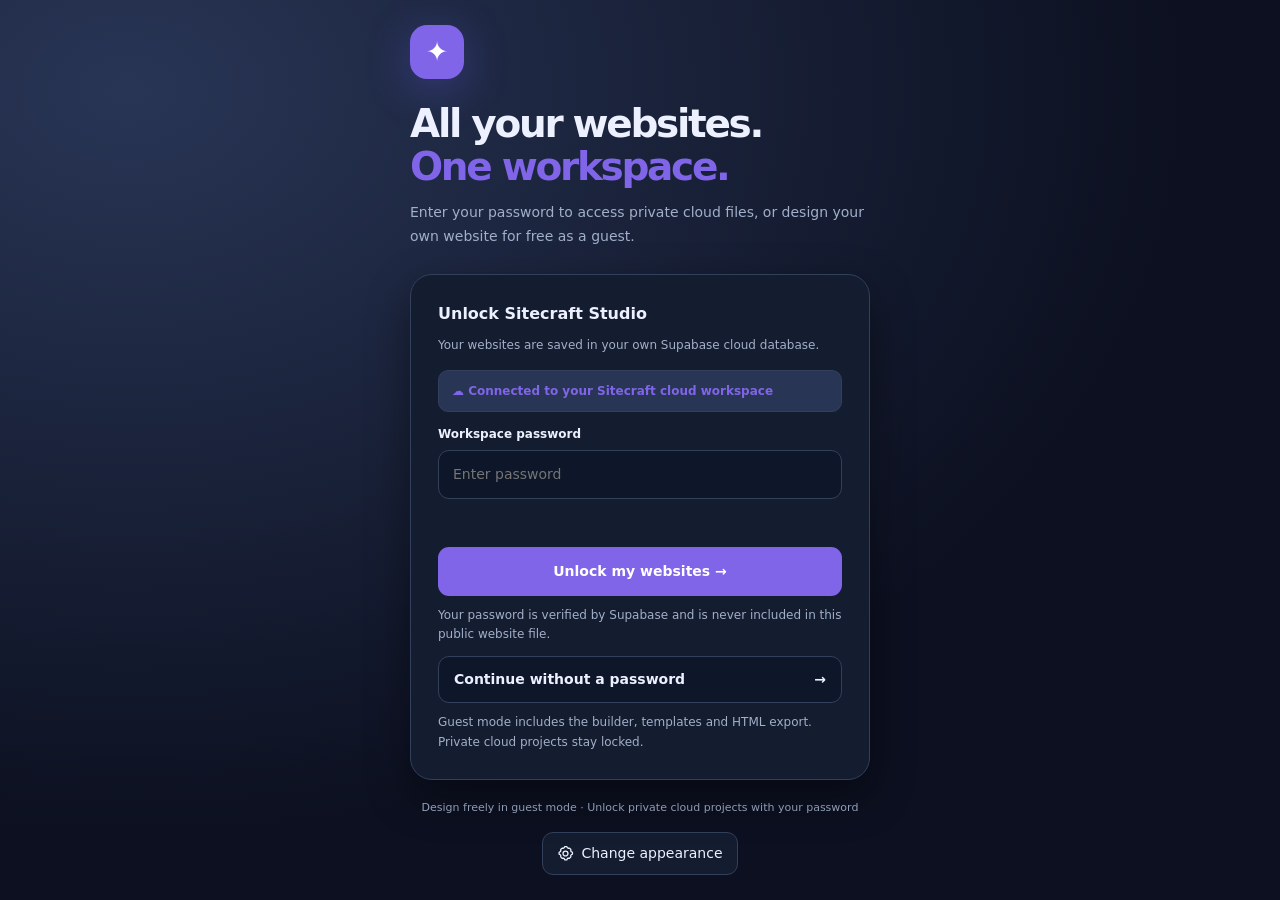
<file: index (4).html>
<!doctype html>
<html lang="en" data-sc-theme="midnight">
<head>
<meta charset="utf-8"><meta name="viewport" content="width=device-width,initial-scale=1">
<title>Sitecraft Studio — Customisable workspace</title>
<style>
:root{color-scheme:dark;--bg:#0b1020;--panel:#11182a;--panel2:#151e32;--border:#2b344b;--muted:#919db7;--text:#f4f5ff;--purple:#9d83ff;--mint:#69e6bf;--shadow:0 18px 55px #0008}*{box-sizing:border-box}html,body{margin:0;height:100%}body{font:13px/1.5 Inter,ui-sans-serif,system-ui,-apple-system,BlinkMacSystemFont,"Segoe UI",sans-serif;background:var(--bg);color:var(--text);overflow:hidden}button,input,textarea,select{font:inherit}button{color:inherit;cursor:pointer}button:disabled{opacity:.4;cursor:not-allowed}input,textarea,select{outline:0}button:focus-visible,input:focus-visible,textarea:focus-visible,select:focus-visible{outline:2px solid #b3a3ff;outline-offset:2px}button{transition:background .14s,border .14s}button svg{height:17px;width:17px;flex-shrink:0;stroke:currentColor;stroke-width:1.85;fill:none;stroke-linecap:round;stroke-linejoin:round}svg{pointer-events:none}.app{height:100vh;height:100dvh;display:grid;grid-template-columns:265px minmax(400px,1fr) 292px;grid-template-rows:65px minmax(0,1fr)}.top{grid-column:1/-1;background:#101627;border-bottom:1px solid #293149;display:flex;justify-content:space-between;align-items:center;padding:0 18px;gap:14px;z-index:5}.top-left,.top-right,.top-center{display:flex;align-items:center;gap:11px;min-width:0}.top-left{width:310px}.top-center{flex:1;justify-content:center}.top-right{justify-content:flex-end}.logo{height:35px;width:35px;flex-shrink:0;background:linear-gradient(145deg,#9c7cff,#4bdcce);display:grid;place-items:center;border-radius:11px;box-shadow:0 4px 22px #7763ed47}.logo svg{height:21px;width:21px}.brand{font-size:16px;font-weight:900;letter-spacing:-.65px;white-space:nowrap}.brand em{font-style:normal;color:#b4a6ff}.app-name{width:174px;background:transparent;color:#eeeefd;border:1px solid transparent;border-radius:8px;padding:7px 9px;font-size:12px;font-weight:700;text-overflow:ellipsis}.app-name:hover,.app-name:focus{background:#1a2338;border-color:#485678}.save-pill{display:flex;gap:6px;align-items:center;color:#85d4ae;font-size:11px;white-space:nowrap}.save-dot{height:7px;width:7px;border-radius:50%;background:#69d4a5}.btn{display:inline-flex;align-items:center;justify-content:center;gap:7px;background:#222c43;color:#e9edfe;border:1px solid #39445e;border-radius:10px;padding:9px 12px;white-space:nowrap;font-weight:700;font-size:12px}.btn:hover{background:#303c57;border-color:#697898}.btn.primary{background:linear-gradient(120deg,#8566fa,#ad7afd);border-color:#b19dff;box-shadow:0 5px 17px #745af444;color:white}.btn.primary:hover{filter:brightness(1.1)}.btn.plain{background:transparent;border-color:transparent;color:#aeb9d0}.btn.plain:hover{background:#242e44;color:#fff}.btn.sm{padding:7px 9px}.btn.sq{padding:0;width:34px;height:34px}.btn.active{background:#534585;color:#fff;border-color:#9381eb}.btn.danger{color:#ffb8c3}.tool-group{display:flex;gap:5px;border-right:1px solid #333b51;padding-right:10px}.editor-sidebar{display:flex;flex-direction:column;min-height:0;background:#12192b;border-right:1px solid var(--border)}.tab-row{display:flex;padding:13px 11px 0;gap:4px;border-bottom:1px solid var(--border)}.tab{flex:1;border:0;border-bottom:2px solid transparent;background:none;color:#8593b1;padding:11px 0;font-size:11px;font-weight:800}.tab:hover{color:#fff}.tab.active{border-color:#a78dff;color:#d4caff}.side-head{padding:22px 19px 13px}.eyebrow{font-size:10px;letter-spacing:1.7px;text-transform:uppercase;font-weight:850;color:#9ea6c6}.side-head h2,.inspector-head h2{font-size:21px;letter-spacing:-.8px;margin:5px 0}.desc{font-size:11px;color:#8e9bb4;line-height:1.6;margin:0}.side-scroll{overflow:auto;min-height:0;padding:0 14px 20px;flex:1}.side-scroll::-webkit-scrollbar,.property-scroll::-webkit-scrollbar,.workspace::-webkit-scrollbar{width:8px;height:8px}.side-scroll::-webkit-scrollbar-thumb,.property-scroll::-webkit-scrollbar-thumb,.workspace::-webkit-scrollbar-thumb{background:#47516b;border-radius:8px}.sidebar-section-heading{display:flex;align-items:center;justify-content:space-between;margin:13px 1px 10px;color:#8d9abb;font-size:10px;font-weight:850;letter-spacing:1.3px;text-transform:uppercase}.side-list{display:flex;flex-direction:column;gap:7px}.page-row{min-height:47px;border:1px solid #303c57;background:#1a2339;border-radius:10px;padding:6px 7px;display:flex;align-items:center;gap:7px}.page-row.active{border-color:#9e88ff;background:#49397466;box-shadow:inset 3px 0 #a58cfb}.page-pick{display:flex;align-items:center;gap:9px;flex:1;min-width:0;background:transparent;border:0;text-align:left;padding:3px}.page-ic{color:#b3a4ff;display:grid;place-items:center}.page-ic svg{height:16px;width:16px}.page-pick span:last-child{min-width:0}.page-pick strong{display:block;font-size:12px;overflow:hidden;text-overflow:ellipsis;white-space:nowrap}.page-pick small{font-size:10px;color:#9aa6c0;display:block;overflow:hidden;text-overflow:ellipsis;white-space:nowrap}.subtle-icon{height:27px;width:26px;padding:0;display:grid;place-items:center;background:transparent;border:0;border-radius:7px;color:#8e9cbb}.subtle-icon:hover{background:#394563;color:white}.subtle-icon svg{width:15px;height:15px}.mini-link{color:#bca9ff;background:none;border:0;padding:5px 3px;font-weight:750;font-size:11px}.mini-link:hover{color:white}.subbox{padding:14px;background:#1b2439;border:1px dashed #424e6d;border-radius:12px;color:#aeb7ce;font-size:11px;line-height:1.75;margin-top:18px}.subbox strong{color:white}.subbox svg{vertical-align:middle;color:#ad9cfb}.full{width:100%}.block-search{border:1px solid #313e5c;background:#0d1426;color:#fff;width:100%;border-radius:10px;padding:11px 12px;margin:4px 0 18px}.block-group{display:grid;grid-template-columns:repeat(2,minmax(0,1fr));gap:9px}.block-choice{background:#1d273d;border:1px solid #354160;color:#e5ebfb;border-radius:12px;min-height:93px;display:flex;flex-direction:column;align-items:flex-start;justify-content:center;gap:8px;text-align:left;padding:12px;cursor:grab}.block-choice:hover{border-color:#9b85ff;background:#31294d}.block-choice:active{cursor:grabbing}.block-choice .block-choice-icon{width:33px;height:33px;display:grid;place-items:center;color:#beaaff;background:#8c6dff25;border-radius:9px}.block-choice strong{font-size:11px}.block-choice small{color:#93a0bc;font-size:10px}.layer-row{width:100%;display:flex;align-items:center;gap:9px;background:#1d273a;border:1px solid #303c55;border-radius:9px;padding:10px 9px;text-align:left;font-size:11px;margin-bottom:7px}.layer-row.active{background:#47397770;border-color:#a58bff}.layer-row span{flex:1;overflow:hidden;white-space:nowrap;text-overflow:ellipsis}.layer-row svg{width:14px;height:14px;color:#b7a7ff}.layer-row small{font-size:9px;color:#8190b0}.workspace-shell{position:relative;display:flex;flex-direction:column;min-width:0;min-height:0;background:#0b1020}.canvas-bar{height:55px;display:flex;align-items:center;justify-content:space-between;padding:0 18px;gap:12px;background:#141c2d;border-bottom:1px solid #2c3650;flex:none}.canvas-breadcrumb{display:flex;gap:8px;align-items:center;font-size:12px;white-space:nowrap;overflow:hidden;text-overflow:ellipsis}.canvas-breadcrumb span{color:#8997b5}.canvas-breadcrumb strong{color:#eee8ff}.bar-actions{display:flex;align-items:center;gap:7px}.zoom-readout{color:#aab6d1;font-size:11px;width:40px;text-align:center}.workspace{flex:1;overflow:auto;padding:38px 35px 100px;background-image:radial-gradient(#3b455d78 .8px,transparent .9px);background-size:17px 17px;background-color:#0d1322;min-width:0;min-height:0}.artboard-holder{position:relative;margin:0 auto;transition:width .12s,height .12s}.artboard{width:1080px;transform-origin:top left;position:absolute;top:0;left:0;overflow:hidden;box-shadow:0 20px 90px #0009,0 0 0 1px #fff3;background:#fff;touch-action:pan-y}.artboard.show-grid:before{content:"";position:absolute;inset:0;z-index:0;pointer-events:none;background-image:linear-gradient(#7772 1px,transparent 1px),linear-gradient(90deg,#7772 1px,transparent 1px);background-size:20px 20px}.artboard-element{position:absolute;cursor:move;user-select:none;border:1px solid transparent;display:flex;overflow:visible;touch-action:none}.artboard-element .object-content{width:100%;height:100%;display:flex;align-items:center;min-width:0;min-height:0;overflow:hidden;pointer-events:none;white-space:pre-wrap;overflow-wrap:anywhere}.artboard-element .object-content>a,.artboard-element .object-content>div{pointer-events:none}.artboard-element img{height:100%;width:100%;object-fit:cover;pointer-events:none;user-select:none}.artboard-element:hover{outline:1px solid #aa96ffab;outline-offset:2px}.artboard-element.selected{outline:2px solid #876bff;outline-offset:1px;z-index:100!important}.artboard-element.editing .object-content{pointer-events:auto;cursor:text;user-select:text}.artboard-element.editing{cursor:text}.handle{position:absolute;width:12px;height:12px;background:white;border:2px solid #8167f3;border-radius:3px;z-index:15}.handle.br{bottom:-7px;right:-7px;cursor:nwse-resize}.handle.b{bottom:-7px;left:calc(50% - 6px);cursor:ns-resize}.handle.r{top:calc(50% - 6px);right:-7px;cursor:ew-resize}.object-label{position:absolute;left:0;bottom:calc(100% + 9px);font-size:11px;padding:5px 8px;border-radius:7px;background:#7258dd;color:#fff;white-space:nowrap;font-weight:800;box-shadow:0 4px 10px #0004}.empty-stage{position:absolute;top:185px;left:50%;transform:translateX(-50%);text-align:center;color:#667087;width:440px;max-width:85%;pointer-events:none}.empty-art-icon{width:60px;height:60px;display:grid;place-items:center;margin:0 auto 17px;background:#ece9ff;color:#8c72fc;border-radius:20px}.empty-art-icon svg{width:26px;height:26px}.empty-stage h3{font-size:24px;color:#333955;letter-spacing:-1px;margin:0 0 8px}.empty-stage p{font-size:13px;line-height:1.65}.floating-tools{position:absolute;left:50%;bottom:18px;transform:translateX(-50%);display:flex;align-items:center;gap:6px;background:#19233aee;border:1px solid #53617c;padding:7px;border-radius:13px;box-shadow:0 10px 36px #0008;white-space:nowrap;z-index:2;backdrop-filter:blur(12px)}.property-panel{background:#151c2f;border-left:1px solid var(--border);display:flex;flex-direction:column;min-height:0}.inspector-head{padding:22px 19px 17px;border-bottom:1px solid var(--border)}.property-scroll{overflow:auto;flex:1;padding:17px 17px 36px}.section-title{color:#a6b1cf;font-size:10px;letter-spacing:1.4px;font-weight:900;text-transform:uppercase;margin:21px 0 13px}.section-title:first-child{margin-top:0}.field{margin:0 0 15px}.field label{font-size:11px;font-weight:750;color:#c0c9df;display:block;margin:0 0 6px}.field input:not([type=checkbox]):not([type=color]):not([type=file]),.field select,.field textarea{background:#0e1628;color:#f5f7ff;border:1px solid #34415e;border-radius:9px;padding:10px 11px;width:100%;font-size:12px;min-width:0}.field textarea{min-height:85px;resize:vertical;line-height:1.6}.field select{appearance:auto}.field input[type=color]{width:44px;height:36px;background:#12192b;border:1px solid #3a4662;border-radius:8px;padding:3px;cursor:pointer}.field small{font-size:10px;color:#8896b3;display:block;margin-top:5px;line-height:1.5}.field-grid{display:grid;grid-template-columns:1fr 1fr;gap:9px}.field-grid .field{margin-bottom:12px}.color-field{display:flex;align-items:center;gap:9px}.color-field code{color:#c1c9e2;font-size:11px}.control-foot{display:flex;flex-wrap:wrap;gap:7px;border-top:1px solid #34405a;padding-top:18px;margin-top:15px}.control-foot .btn{flex:1}.no-selection{text-align:center;border:1px dashed #444e69;border-radius:14px;padding:35px 15px;margin-top:20px}.no-selection svg{width:32px;height:32px;color:#a58cf9;margin-bottom:14px}.no-selection strong{display:block;font-size:14px}.no-selection p{color:#9ca9c3;font-size:11px;line-height:1.65}.info-tip{font-size:11px;color:#9ba8be;line-height:1.7;background:#1d283f;border:1px solid #34435f;padding:12px;border-radius:11px;margin-top:16px}.info-tip b{color:#fff}.modal-backdrop{position:fixed;inset:0;background:#070a15d9;z-index:30;display:none;align-items:center;justify-content:center;padding:20px;backdrop-filter:blur(7px)}.modal-backdrop.show{display:flex}.modal{background:#151d31;border:1px solid #46516e;border-radius:20px;box-shadow:0 30px 110px #000c;width:min(920px,95vw);max-height:90vh;display:flex;flex-direction:column;overflow:hidden}.modal-head{display:flex;align-items:center;justify-content:space-between;gap:10px;padding:22px 24px;border-bottom:1px solid #333e58}.modal-head h2{margin:0;font-size:22px;letter-spacing:-.8px}.modal-inner{overflow:auto;padding:24px}.template-grid{display:grid;grid-template-columns:repeat(3,minmax(0,1fr));gap:16px}.template-tile{background:#1d273f;border:1px solid #3b4660;border-radius:13px;padding:10px;text-align:left;min-width:0}.template-tile:hover{border-color:#a38cff;background:#283451}.template-thumb{height:155px;border-radius:8px;position:relative;overflow:hidden;padding:19px 16px}.template-thumb .fakebar{width:70%;height:6px;border-radius:6px;background:currentColor;opacity:.35;margin-bottom:23px}.template-thumb .fakeheadline{height:13px;width:75%;border-radius:9px;background:currentColor;margin-bottom:10px}.template-thumb .fakeheadline.short{width:51%}.template-thumb .fakebtn{width:62px;height:18px;border-radius:5px;background:#9a7bfb;margin-top:19px}.template-thumb .fakeart{position:absolute;right:-27px;bottom:-40px;width:132px;height:132px;border-radius:38px;background:linear-gradient(35deg,#977effa8,#b5f9ffbb);transform:rotate(-23deg)}.template-tile strong{display:block;margin:11px 5px 2px;font-size:13px}.template-tile small{display:block;margin:0 5px 9px;color:#9da9c4}.modal-note{font-size:11px;color:#b1bed6;margin:0 0 16px;line-height:1.65}.preview-modal{width:min(1280px,97vw);height:min(900px,95vh)}.preview-body{background:#0d1322;flex:1;min-height:0;display:flex;justify-content:center;padding:17px;overflow:auto}.preview-body iframe{border:0;background:white;width:100%;height:100%;box-shadow:0 12px 40px #0008}.preview-body iframe.mobile{width:390px;max-width:100%;flex:none}.preview-body iframe.tablet{width:768px;max-width:100%;flex:none}.hidden{display:none!important}.toast{position:fixed;left:50%;bottom:82px;transform:translateX(-50%);background:#29384e;color:white;padding:11px 17px;border-radius:11px;border:1px solid #52647c;box-shadow:var(--shadow);z-index:60;display:none;max-width:90vw;text-align:center;font-size:12px}.toast.show{display:block}.mobile-toggle{display:none}
@media(max-width:1400px){.app{grid-template-columns:245px minmax(300px,1fr) 268px}.brand{font-size:14px}.top-left{width:270px}.app-name{width:132px}.top{padding:0 11px;gap:7px}.btn{padding:8px 9px}.workspace{padding:30px 23px 95px}}@media(max-width:1080px){.app{grid-template-columns:230px minmax(290px,1fr)}.property-panel{position:absolute;right:0;top:65px;bottom:0;z-index:7;width:min(292px,80vw);box-shadow:-14px 0 40px #0009}.property-panel:not(.open){display:none}.mobile-toggle{display:inline-flex}.top-center .tool-group{display:none}.top-left{width:auto}.top-right .save-pill{display:none}}@media(max-width:700px){.app{grid-template-columns:1fr;grid-template-rows:61px 1fr}.editor-sidebar{position:absolute;top:61px;bottom:0;left:0;width:min(260px,86vw);z-index:9;box-shadow:14px 0 50px #000a}.editor-sidebar:not(.open){display:none}.top-center{display:none}.top-left .app-name{width:125px}.top .btn.export-label{font-size:0;gap:0}.top .btn.export-label svg{height:18px;width:18px}.workspace{padding:24px 17px 90px}.canvas-bar{padding:0 10px}.floating-tools{bottom:14px}.top-right{gap:5px}.top{padding:0 9px}}
<!-- exported page styles generated separately -->

/* Rich widgets */
.widget-placeholder{width:100%;height:100%;display:grid;place-items:center;background:#eceffa;color:#676c84;border-radius:10px;font-size:16px;text-align:center}.widget-list{margin:0;width:100%;padding-left:1.5em;line-height:1.6}.widget-quote{width:100%;margin:0;font-size:1em;line-height:1.4}.widget-quote footer,.widget-quote small{display:block;font-size:.58em;opacity:.75;margin-top:15px}.widget-card{display:flex;flex-direction:column;justify-content:center;width:100%;height:100%;gap:12px}.widget-card .emoji{font-size:39px}.widget-card strong,.widget-card b{font-size:1em;line-height:1.2}.widget-card p{font-size:.65em;line-height:1.5;font-weight:400;margin:0}.widget-icon{display:grid;place-items:center;width:100%;height:100%}.widget-gallery{display:grid;grid-template-columns:repeat(3,minmax(0,1fr));gap:10px;width:100%;height:100%;overflow:hidden}.widget-gallery img{width:100%;height:100%;object-fit:cover;border-radius:9px}.widget-gallery a{display:block;min-width:0;min-height:0;overflow:hidden}.widget-gallery .widget-placeholder{grid-column:span 3}.widget-social{display:flex;align-items:center;gap:10px;flex-wrap:wrap;width:100%}.widget-social a,.widget-social span{background:#e9e7fb;color:#4336aa;padding:9px 13px;border-radius:9px;text-decoration:none;font-weight:700;font-size:14px}.widget-progress{width:100%;height:100%;border-radius:inherit;overflow:hidden;background:inherit}.widget-progress span{display:block;height:100%;border-radius:inherit}.widget-form{width:100%;height:100%;display:flex;flex-direction:column;justify-content:space-around;gap:10px;overflow:auto;font-size:14px;color:inherit}.widget-form label,.widget-form .widget-field,.widget-field{display:flex;flex-direction:column;gap:5px;min-width:0;font-size:14px;font-weight:600;color:inherit;width:100%}.widget-form label div,.widget-field input,.widget-field textarea,.widget-field select,.widget-form input,.widget-form textarea,.widget-form select{display:block;border:1px solid #dfe3ee;border-radius:8px;padding:11px;background:white;color:#212b42;width:100%;min-height:39px;font:inherit;font-weight:400}.widget-form textarea,.widget-field textarea{min-height:75px;resize:vertical}.widget-form button,.widget-form .fake-submit{font:inherit;border:0;background:#6554d9;color:white;font-weight:750;padding:12px;border-radius:8px;display:block;text-align:center;cursor:pointer}.widget-form-status{font-size:12px;line-height:1.4;color:#444d78}.widget-check,.widget-checkbox{display:flex;align-items:center;gap:12px;width:100%;height:100%;font-size:inherit}.widget-checkbox input{width:19px;height:19px}.widget-faq{width:100%;height:100%;overflow:auto}.widget-faq details,.widget-faq>div{padding:11px 13px;border-bottom:1px solid #e3e5ed;text-align:left}.widget-faq summary{cursor:pointer;list-style:revert;font-weight:700;font-size:16px}.widget-faq>div{display:flex;justify-content:space-between;font-size:16px;font-weight:700}.widget-faq p{font-size:14px;line-height:1.5;margin:14px 0}.widget-tabs{width:100%;height:100%;display:flex;flex-direction:column;gap:14px}.widget-tabs>div:first-child,.widget-tab-buttons{display:flex;gap:8px;border-bottom:1px solid #e7e7ef;flex-wrap:wrap}.widget-tabs b,.widget-tab-buttons button{padding:10px 14px;border:0;background:transparent;color:inherit;font-size:15px;cursor:pointer}.widget-tabs .on,.widget-tab-buttons [aria-selected=true]{border-bottom:3px solid #6958d8;color:#5846c4}.widget-tabs p,.widget-tab-panel{font-size:16px;line-height:1.6;margin:0;padding:4px}.widget-tab-panel[hidden]{display:none!important}.widget-table,.widget-table-scroller{width:100%;height:100%;border-collapse:collapse}.widget-table-scroller{overflow:auto}.widget-table th,.widget-table td{padding:13px;border:1px solid #e1e2ec;font-size:15px;text-align:left}.widget-table th{background:#eeecfa}.widget-stats{display:flex;align-items:center;justify-content:space-around;gap:10px;width:100%;height:100%}.widget-stats>div{text-align:center;display:flex;flex-direction:column;gap:4px}.widget-stats strong{font-size:36px}.widget-stats small{font-size:13px}.widget-pricing{display:flex;flex-direction:column;gap:10px;width:100%;height:100%;font-size:15px;overflow:auto}.widget-pricing>b,.widget-pricing>strong{font-size:24px}.widget-pricing .price{font-size:36px;font-weight:850}.widget-pricing p{font-size:14px;margin:0 0 3px}.widget-pricing span{font-size:14px}.widget-pricing em,.widget-pricing>a{margin-top:auto;padding:11px;text-align:center;color:white;background:#6a57d8;border-radius:9px;font-style:normal;text-decoration:none;font-weight:700}.widget-countdown{width:100%;height:100%;display:flex;align-items:center;justify-content:center;flex-direction:column;gap:3px}.widget-countdown small{font-size:14px}.widget-countdown strong{font-size:29px;letter-spacing:2px}.custom-html-frame,.site-item iframe:not(.site-video){width:100%;height:100%;border:0;border-radius:inherit}.site-item audio{width:100%}.widget-link{color:inherit;text-decoration:underline;text-underline-offset:4px}.site-item[data-kind="spacer"]{pointer-events:none}



.widget-product{height:100%;width:100%;display:flex;flex-direction:column;gap:9px;font-size:15px}.widget-product-image{height:49%;width:100%;display:grid;place-items:center;background:#e8eaf4;border-radius:12px;color:#7c8499;overflow:hidden}.widget-product-image img{object-fit:cover;width:100%;height:100%}.widget-product strong,.widget-product b{font-size:20px}.widget-product .product-price,.widget-product>strong{font-size:26px;font-weight:850}.widget-product p{font-size:14px;line-height:1.5;margin:0}.widget-product a,.widget-product>span{margin-top:auto;background:#6754d4;text-decoration:none;color:#fff;text-align:center;padding:12px;border-radius:10px;font-weight:700}.widget-search{display:flex;align-items:center;width:100%;height:100%;gap:10px;background:#f3f4fc;color:#7e879b;padding:8px 14px;border-radius:inherit}.widget-search input{flex:1;min-width:0;background:transparent;border:0;outline:0;color:#222a45;font:inherit}.widget-search button{background:#6c58db;border:0;color:#fff;padding:8px 13px;border-radius:8px;cursor:pointer;font-size:21px}.widget-search small{position:absolute;font-size:12px;top:100%;left:5px;color:#c04954}.widget-carousel{width:100%;height:100%;position:relative;overflow:hidden;display:grid;place-items:center;border-radius:inherit}.widget-carousel img{width:100%;height:100%;object-fit:cover}.widget-carousel .widget-slide{display:none}.widget-carousel .widget-slide.active{display:block}.widget-carousel button,.widget-carousel>span{position:absolute;top:50%;transform:translateY(-50%);background:#16172e99;border:0;border-radius:50%;width:41px;height:41px;font-size:27px;display:grid;place-items:center;color:#fff;cursor:pointer}.widget-carousel-prev{left:13px}.widget-carousel-next{right:13px}.widget-popup{display:flex;width:100%;height:100%}.widget-popup-trigger,.widget-popup-preview{width:100%;height:100%;border:0;background:transparent;color:inherit;font:inherit;display:grid;place-items:center;cursor:pointer}.widget-popup dialog{width:min(490px,90vw);max-height:75vh;overflow:auto;padding:36px;background:#fff;color:#222b44;border:1px solid #e1e2ed;border-radius:19px;box-shadow:0 25px 90px #0005}.widget-popup dialog::backdrop{background:#14172899}.widget-popup dialog h2{font-size:26px;margin:0 25px 18px 0}.widget-popup dialog p{font-size:17px;line-height:1.55;white-space:pre-wrap}.widget-popup-close{position:absolute;top:13px;right:15px;background:#f1eff8;border:0;border-radius:50%;width:34px;height:34px;cursor:pointer;font-size:22px}.widget-popup dialog:not([open]){display:none}
@media(max-width:700px){.site-item[data-kind="carousel"]{height:255px!important}.site-item[data-kind="product"]{min-height:485px!important}.site-item[data-kind="popup"]{height:55px!important}.site-item[data-kind="search"]{height:62px!important}}

/* Sitecraft Studio 3 – calmer, beginner-first visual language */
:root{color-scheme:light;--bg:#eff2f9;--panel:#fff;--panel2:#f8f9fe;--border:#e2e6f1;--muted:#6b7590;--text:#1b2341;--purple:#735bdd;--mint:#15b88a;--shadow:0 16px 45px #24254c18}
body{background:#eef1f8;color:#19223a;font-size:13px}.app{grid-template-columns:282px minmax(375px,1fr) 308px;grid-template-rows:68px minmax(0,1fr)}
.top{background:#fff;border-bottom:1px solid #e3e6ef;color:#1c2440;box-shadow:0 3px 15px #252a4910}.logo{background:linear-gradient(135deg,#6954e6,#aa8cff);box-shadow:0 6px 18px #725de42f}.brand{font-size:17px;letter-spacing:-.8px}.brand em{color:#6e55df}.app-name{color:#4e5671;background:#f5f6fb;border:1px solid #e8eaf4;padding:8px 9px;font-size:12px}.app-name:hover,.app-name:focus{background:#fff;border-color:#a69ae8}.save-pill{color:#3e876e}.save-dot{background:#18bd8e}.btn{background:#fff;color:#3d4967;border:1px solid #e1e4ef;border-radius:10px;padding:9px 12px;box-shadow:0 1px 2px #15213d08;font-weight:750}.btn:hover{background:#f3f2ff;border-color:#c1b7ff}.btn.plain{background:transparent;border-color:transparent;box-shadow:none}.btn.plain:hover{background:#f0effb;color:#5a4bc3}.btn.primary{background:#6d57df;border-color:#6d57df;color:#fff;box-shadow:0 5px 17px #6d57df2a}.btn.primary:hover{background:#5a43d8}.btn.danger{color:#c74659;border-color:#f2dbe1}.btn:disabled{opacity:.45}.add-top{background:#f2efff;border-color:#ded8ff;color:#6650d2}.top-right{gap:9px}.top-left{width:375px;gap:10px}.top-center{min-width:110px}.tool-group{border:1px solid #e8e9f2;border-radius:9px}.editor-sidebar{background:#fff;border-right:1px solid #e4e7f1;box-shadow:1px 0 7px #d6dbe513}.persistent-pages{padding:18px 15px 14px;background:#fff;border-bottom:1px solid #e7e9f2}.persistent-title{display:flex;align-items:center;justify-content:space-between;font-size:10px;font-weight:850;letter-spacing:1.5px;color:#737f98;padding:0 3px 11px}.persistent-title button{background:#edeaff;border:1px solid #ded8ff;color:#6d55d8;border-radius:8px;padding:5px 9px;font-size:11px;font-weight:800}.persistent-title button:hover{background:#e5deff}.page-rail{max-height:153px;overflow-y:auto;display:flex;flex-direction:column;gap:4px}.rail-page{width:100%;min-height:42px;display:flex;gap:10px;align-items:center;text-align:left;background:transparent;border:1px solid transparent;border-radius:9px;padding:6px 9px;color:#47536d}.rail-page:hover{background:#f7f7fd}.rail-page.active{background:#f0edff;color:#5141c1;border-color:#e3ddff}.rail-page-icon{width:29px;height:29px;border-radius:8px;background:#f1f2fa;color:#69718f;display:grid;place-items:center;flex-shrink:0;font-size:19px}.rail-page.active .rail-page-icon{background:#ded8ff;color:#5843d1}.rail-page-icon svg{width:16px;height:16px;stroke:currentColor;stroke-width:1.9;fill:none}.rail-page-copy{min-width:0;flex:1;display:flex;flex-direction:column}.rail-page-copy strong{font-size:12px;white-space:nowrap;overflow:hidden;text-overflow:ellipsis}.rail-page-copy small{font-size:10px;color:#929bb0}.rail-chevron{font-size:19px;color:#9ca7ba}.tab-row{background:#fff;padding:12px 14px 0;gap:7px;border-bottom:1px solid #e7e9f3}.tab{color:#8b96af;font-size:12px;padding:10px 0;border-bottom:2px solid transparent}.tab.active{color:#6551d8;border-color:#7058e4}.tab:hover{color:#594ac0}.side-head{padding:16px 18px 12px}.eyebrow{color:#9ca1b5;font-weight:850;letter-spacing:1.4px}.side-head h2,.inspector-head h2{color:#212941;margin:3px 0 4px;font-size:21px;letter-spacing:-.8px}.desc{color:#7d87a0;font-size:11px}.side-scroll{padding:0 14px 28px}.block-search{background:#f8f9fc;color:#222a47;border:1px solid #dfe3ee;border-radius:10px;margin:2px 0 16px;padding:12px}.block-search:focus{outline:2px solid #a799ff}.palette-section{margin:0 0 23px}.palette-title{font-size:10px;text-transform:uppercase;color:#919ab0;letter-spacing:1.25px;font-weight:850;margin:4px 2px 11px}.block-group{display:grid;grid-template-columns:repeat(2,minmax(0,1fr));gap:9px}.block-choice{background:#fff;color:#303954;border:1px solid #e5e7f0;border-radius:12px;min-height:83px;display:flex;flex-direction:column;align-items:flex-start;justify-content:flex-start;gap:6px;padding:11px;box-shadow:0 2px 6px #21254c06}.block-choice:hover{background:#f7f5ff;border-color:#b5a7f5;transform:translateY(-1px)}.block-choice .block-choice-icon{background:#f0edff;color:#735ade;border-radius:9px;width:31px;height:31px}.block-choice strong{font-size:11px}.block-choice small{color:#8b94aa;line-height:1.35;font-size:10px}.preset-list{display:flex;flex-direction:column;gap:6px}.preset-choice{display:grid;grid-template-columns:25px 1fr;grid-template-rows:auto auto;column-gap:10px;text-align:left;padding:10px;border:1px solid #dedff0;background:#fbfaff;border-radius:10px;color:#313c59}.preset-choice:hover{border-color:#a89af1;background:#f3efff}.preset-choice>span{grid-row:span 2;background:#ebe4ff;border-radius:8px;display:grid;place-items:center;color:#6950d2}.preset-choice strong{font-size:11px}.preset-choice small{font-size:10px;color:#8790a5}.sidebar-section-heading,.section-title{color:#79839a}.page-row,.layer-row{background:#fff;border:1px solid #e6e9f2;color:#273453}.page-row.active,.layer-row.active{background:#f1eeff;border-color:#bdb0ff}.page-pick,.page-pick strong{color:#29334f}.page-pick small{color:#929bb0}.page-ic{background:#eeecfa;color:#7564d8}.subbox,.info-tip{background:#f7f7ff;border:1px solid #e3e0f9;border-radius:12px;color:#69748e;line-height:1.6}.subbox strong,.info-tip b{color:#5952aa}.no-selection{color:#65708b}.workspace-shell{background:#edf1f8}.canvas-bar{background:#fff;border-bottom:1px solid #e2e6ef;color:#728099}.canvas-breadcrumb strong{color:#2c3652}.workspace{background:radial-gradient(circle at 45% 30%,#f7f8ff,#eaedf6 75%)}.artboard{box-shadow:0 16px 55px #2831512b,0 0 0 1px #d7dce9}.artboard.show-grid:before{background-image:linear-gradient(#aeb5c321 1px,transparent 1px),linear-gradient(90deg,#aeb5c321 1px,transparent 1px)}.artboard-element.selected{outline:2px solid #765fe9;outline-offset:0}.object-label{background:#7159df}.floating-tools{background:#fff;box-shadow:0 11px 32px #27305330;border:1px solid #dee1ee;color:#3c4563;bottom:16px;padding:7px 9px}.floating-tools .btn{border:0;background:#f5f5fb}.floating-tools .btn.primary{background:#6d55dd;color:#fff}.floating-tools .btn.plain{background:transparent}.floating-label{padding:0 8px;font-size:10px;color:#9ca5b7;font-weight:800;letter-spacing:.2px}.property-panel{background:#fff;border-left:1px solid #e3e7f0}.inspector-head{padding:19px 18px 17px;border-bottom:1px solid #e6e9f2}.property-scroll{padding:17px 18px 32px}.field label{color:#4f5a75;font-size:11px;font-weight:750}.field input:not([type=checkbox]):not([type=color]):not([type=file]),.field textarea,.field select{background:#fff;color:#24304b;border:1px solid #dfe3ee;border-radius:9px;padding:10px 11px;box-shadow:0 1px 2px #17214108}.field input:focus,.field textarea:focus,.field select:focus{border-color:#9e8bef;outline:1px solid #a998fb}.field small{color:#8c96ab}.field input[type=color]{background:#fff;border-color:#dfe4ee}.color-field{background:#f8f9fc;border-color:#e6e8f1}.color-field code{color:#6b7690}.transparent-toggle{display:flex!important;gap:7px;align-items:center;margin-top:9px!important;font-size:11px!important;font-weight:500!important}.transparent-toggle input{accent-color:#6d57df}.modal-backdrop{background:#11172d9c}.modal{background:#fff;color:#232d48;border:1px solid #e4e7f0;box-shadow:0 25px 90px #10193445}.modal-head{border-color:#e6e9f2}.modal-head h2{color:#202943}.template-tile{color:#283252}.toast{background:#27304c;color:#fff}
@media(max-width:1400px){.app{grid-template-columns:260px minmax(330px,1fr) 280px}.top-left{width:330px}}@media(max-width:1100px){.app{grid-template-columns:245px minmax(290px,1fr)}.property-panel{top:68px;width:min(306px,85vw);box-shadow:-14px 0 35px #2126432a}.top-left{width:auto}}@media(max-width:700px){.app{grid-template-columns:1fr;grid-template-rows:61px minmax(0,1fr)}.editor-sidebar{top:61px;width:min(290px,86vw);box-shadow:12px 0 30px #21264338}.top .add-top{font-size:0;gap:0}.top .add-top:before{content:'+';font-size:20px}.top-left .brand{display:none}.floating-label{display:none}.floating-tools .btn{padding:9px 10px}.floating-tools{gap:1px}.top-right{gap:4px}.top-right .btn{padding:9px 8px}.property-panel{top:61px}}


/* ─── Sitecraft Cloud library + login ─── */
.cloud-gate,.cloud-library{position:fixed;inset:0;z-index:90;overflow:auto;font:14px/1.5 Inter,ui-sans-serif,system-ui,-apple-system,"Segoe UI",sans-serif}
.cloud-gate{background:radial-gradient(ellipse 60% 60% at 15% 5%,#4b36af80,transparent),radial-gradient(ellipse 50% 50% at 95% 90%,#19879a55,transparent),#11162c;display:flex;align-items:center;justify-content:center;padding:30px 18px;color:#edf0ff}
.cloud-gate.hidden{display:none}.cloud-gate-inner{width:min(460px,100%)}
.cloud-gate-logo{height:54px;width:54px;border-radius:17px;display:grid;place-items:center;background:linear-gradient(145deg,#8b70ff,#44d6c8);color:white;font-size:27px;font-weight:900;box-shadow:0 10px 45px #6964fd4f;margin-bottom:23px}
.cloud-gate h1{font-size:39px;letter-spacing:-2.3px;line-height:1.12;font-weight:850;margin:0 0 12px}
.cloud-gate h1 span{color:#aa9bff}.cloud-gate .gate-sub{color:#b1b9d1;font-size:14px;line-height:1.7;margin:0 0 25px}
.cloud-auth-card{border:1px solid #394467;padding:27px;border-radius:22px;background:linear-gradient(160deg,#ffffff11,#ffffff07);box-shadow:0 22px 80px #0507165e;backdrop-filter:blur(20px)}
.cloud-auth-card label{display:block;font-weight:750;font-size:12px;color:#dae0fb;margin:13px 0 7px}
.cloud-auth-card input{width:100%;border:1px solid #515e80;background:#0d162e;color:#fff;border-radius:11px;padding:13px 14px;font-size:14px}
.cloud-auth-card input:focus{border-color:#aa9aff;outline:2px solid #735ae950}
.cloud-auth-card button[type=submit]{width:100%;margin-top:21px;background:linear-gradient(120deg,#7759ec,#aa83ff);border:0;border-radius:11px;padding:14px;color:#fff;font-weight:850;font-size:14px;cursor:pointer}
.cloud-auth-card button:disabled{opacity:.6}.cloud-auth-card .gate-error{color:#ffb4bf;font-size:12px;min-height:18px;margin-top:9px}
.cloud-auth-card p{color:#91a1c1;font-size:12px;line-height:1.6;margin:10px 0 0}.cloud-gate-foot{text-align:center;color:#93a1c3;font-size:11px;margin:20px 0 0}
.cloud-gate-foot a,.cloud-auth-card a{color:#ad9cff;text-decoration:none}
body:not(.unlocked) .app{visibility:hidden}
.cloud-library{display:none;background:#f5f7fc;z-index:80;color:#24304b;padding:0}
.cloud-library.show{display:block}.cloud-library button{cursor:pointer}
.cloud-lib-header{height:77px;background:#fff;border-bottom:1px solid #e6e9f3;display:flex;align-items:center;justify-content:space-between;padding:0 max(24px,calc((100vw - 1190px)/2));gap:16px}
.cloud-lib-brand{display:flex;gap:12px;align-items:center;font-size:17px;font-weight:850;letter-spacing:-.6px}
.cloud-lib-brand-mark{height:38px;width:38px;border-radius:12px;background:linear-gradient(145deg,#805feb,#43c7c0);color:white;display:grid;place-items:center;font-size:23px}
.cloud-lib-header-right{display:flex;align-items:center;gap:10px}.cloud-lib-btn{border:1px solid #dce2ee;border-radius:10px;background:#fff;color:#34405f;padding:10px 14px;font-weight:750;font-size:12px}
.cloud-lib-btn.primary{background:#735adf;color:white;border-color:#735adf}.cloud-lib-btn:hover{filter:brightness(.97)}
.cloud-lib-main{max-width:1190px;padding:45px 25px 90px;margin:auto}
.cloud-lib-greeting{font-size:11px;font-weight:850;letter-spacing:1.5px;color:#8171d2;text-transform:uppercase}
.cloud-lib-title{font-size:38px;line-height:1.08;letter-spacing:-1.9px;margin:8px 0 9px;font-weight:850}.cloud-lib-sub{font-size:14px;color:#7e8ba1;margin:0}
.cloud-lib-banner{margin:30px 0 33px;padding:21px 24px;background:linear-gradient(115deg,#2f2869,#6e55c6);color:white;display:flex;align-items:center;justify-content:space-between;gap:20px;border-radius:18px}
.cloud-lib-banner strong{font-size:17px;display:block}.cloud-lib-banner small{font-size:12px;display:block;opacity:.78;margin-top:3px}
.cloud-lib-banner button{padding:11px 16px;background:#fff;border:0;border-radius:9px;color:#4936a1;font-weight:850;white-space:nowrap}
.cloud-lib-row{display:flex;justify-content:space-between;align-items:center;gap:15px;margin:0 0 17px}.cloud-lib-row h2{font-size:18px;margin:0}
.cloud-lib-search{border:1px solid #dfe4f0;background:#fff;border-radius:10px;padding:12px 15px;width:min(300px,50vw);color:#222b45}
.cloud-project-grid{display:grid;grid-template-columns:repeat(3,minmax(0,1fr));gap:20px}
.cloud-project-card{border:1px solid #e1e5f0;background:#fff;border-radius:16px;overflow:hidden;box-shadow:0 7px 28px #222c4e0a;transition:box-shadow .15s,transform .15s}
.cloud-project-card:hover{transform:translateY(-2px);box-shadow:0 16px 40px #29356118}
.cloud-card-preview{height:145px;position:relative;background:linear-gradient(125deg,#dcd7fb,#f0efff 52%,#d5f9f3);display:flex;align-items:center;justify-content:center;overflow:hidden}
.cloud-faux-window{width:75%;height:74%;border:4px solid #fff;border-radius:8px;background:#ffffffcc;box-shadow:0 6px 30px #554d962e;padding:12px}.cloud-faux-window i{display:inline-block;width:6px;height:6px;border-radius:50%;background:#af9ff3;margin:0 2px}
.cloud-faux-window div{width:59%;height:11px;background:#cbc5f5;border-radius:4px;margin:15px 0 8px}.cloud-faux-window b{display:block;width:75%;height:6px;border-radius:4px;background:#e6e5f5}.cloud-faux-window em{display:block;background:#9275e9;width:45px;height:14px;border-radius:4px;margin-top:11px}
.cloud-card-icon{position:absolute;bottom:12px;right:15px;color:#6d5ad1;font-size:30px}
.cloud-card-info{padding:18px 19px 12px}.cloud-card-info h3{font-size:16px;margin:0 0 4px;white-space:nowrap;overflow:hidden;text-overflow:ellipsis}.cloud-card-info p{font-size:11px;color:#8793a9;margin:0}
.cloud-card-buttons{display:flex;gap:6px;padding:0 15px 15px;align-items:center}
.cloud-open-btn{background:#eeeafa;color:#6046c9;border:0;border-radius:9px;padding:11px 13px;font-weight:850;font-size:12px;flex:1;display:flex;justify-content:space-between}
.cloud-mini-btn{background:#f7f8fc;border:1px solid #e8ebf3;border-radius:9px;color:#5b6280;width:38px;height:36px;font-size:18px}
.cloud-mini-btn.danger{color:#c85e75}.cloud-mini-btn:hover{background:#eeeefa}
.cloud-empty{grid-column:1/-1;text-align:center;border:2px dashed #dfe3f2;border-radius:19px;padding:75px 15px;background:#ffffff9c}
.cloud-empty>div{display:grid;place-items:center;font-size:31px;background:#eeeafb;border-radius:16px;color:#745ddc;width:60px;height:60px;margin:0 auto 17px}
.cloud-empty h3{font-size:21px;letter-spacing:-.5px;margin:0}.cloud-empty p{color:#8995a9;max-width:450px;margin:8px auto 19px}
.cloud-lib-footer{border-top:1px solid #e3e7f1;margin-top:34px;padding-top:20px;display:flex;gap:12px;align-items:center;flex-wrap:wrap}.cloud-lib-footer span{font-size:12px;color:#8b96ab}
#myWebsitesBtn{border:1px solid #dfe4ef;background:#f6f7fb;color:#5749a0;border-radius:10px;padding:8px 10px;font-weight:800;font-size:11px;white-space:nowrap}
#saveCloudBtn,#cloudCopyBtn{border:1px solid #dee2ee;background:#f9faff;color:#6653c2;border-radius:9px;padding:7px 10px;font-size:11px;font-weight:750;white-space:nowrap}
#saveCloudBtn:hover,#cloudCopyBtn:hover,#myWebsitesBtn:hover{background:#eae7ff}
@media(max-width:1100px){#cloudCopyBtn{display:none}.cloud-project-grid{grid-template-columns:repeat(2,minmax(0,1fr))}.cloud-lib-main{padding-top:30px}}
@media(max-width:740px){.cloud-project-grid{grid-template-columns:1fr}.cloud-lib-main{padding:27px 17px 80px}.cloud-lib-title{font-size:30px}.cloud-lib-banner{flex-direction:column;align-items:flex-start;padding:20px}.cloud-lib-header{padding:0 16px}.cloud-lib-brand{font-size:13px}.cloud-lib-header-right .cloud-lib-btn:first-child{display:none}.cloud-lib-banner button{width:100%}.cloud-lib-row{flex-direction:column;align-items:stretch}.cloud-lib-search{width:100%}.cloud-gate h1{font-size:32px}#myWebsitesBtn{font-size:0;padding:6px 8px}#myWebsitesBtn:after{content:'☷';font-size:19px}#saveCloudBtn{display:none}}



/* Sitecraft extra components */
.sc-featuregrid,.sc-team,.sc-steps,.sc-logos{width:100%;height:100%;display:grid;grid-auto-flow:column;grid-auto-columns:minmax(0,1fr);gap:15px;align-items:stretch}.sc-featuregrid article,.sc-team article,.sc-steps article{background:#ffffffc2;border:1px solid #dcddeb;border-radius:15px;padding:16px;display:flex;flex-direction:column;align-items:flex-start;justify-content:center;gap:9px;min-width:0;overflow:hidden}.sc-featuregrid article>span{font-size:35px}.sc-featuregrid b,.sc-team b,.sc-steps b{font-size:21px;line-height:1.2}.sc-featuregrid small,.sc-team small,.sc-steps small{font-size:14px;font-weight:400;line-height:1.4;opacity:.8}.sc-team article{align-items:center;text-align:center}.sc-avatar{height:105px;width:105px;border-radius:50%;background:#e7e2fb;display:grid;place-items:center;font-size:54px;overflow:hidden}.sc-avatar img{width:100%;height:100%;object-fit:cover}.sc-timeline{height:100%;width:100%;display:flex;flex-direction:column;justify-content:space-around;overflow:auto}.sc-timeline article{display:flex;align-items:stretch;gap:18px;border-left:4px solid #896cf0;padding:3px 8px 13px 21px;min-height:55px}.sc-timeline article>b{font-size:18px;width:85px;flex-shrink:0;color:#6b55c4}.sc-timeline article>div{display:flex;flex-direction:column;gap:3px}.sc-timeline strong{font-size:17px}.sc-timeline small{font-size:14px;line-height:1.35}.sc-steps article>span{font-size:22px;font-weight:850;color:#fff;background:#7159dd;border-radius:50%;width:48px;height:48px;display:grid;place-items:center}.sc-logos{display:flex;flex-wrap:wrap;align-items:center;justify-content:space-evenly;gap:22px}.sc-logos b{color:#48506b;font-size:22px;letter-spacing:.3px}.sc-notice{width:100%;line-height:1.4}.sc-flip{display:flex;align-items:center;justify-content:center;flex-direction:column;gap:15px;width:100%;height:100%;text-align:center;cursor:pointer}.sc-flip small{font-size:13px;opacity:.7}.sc-flip-action{appearance:none;border:0;background:transparent;color:inherit;width:100%;height:100%;cursor:pointer;font:inherit;padding:10px}.sc-compare{position:relative;width:100%;height:100%;overflow:hidden;background:#dfe4f1;--split:50%;border-radius:inherit}.sc-compare img{position:absolute;inset:0;width:100%;height:100%;object-fit:cover}.sc-compare img.sc-after{clip-path:inset(0 calc(100% - var(--split)) 0 0)}.sc-compare-left,.sc-compare-right{position:absolute;bottom:20px;background:#151a2dca;color:#fff;padding:7px 10px;font:700 13px system-ui;border-radius:8px}.sc-compare-left{left:16px}.sc-compare-right{right:16px}.sc-compare-line{position:absolute;left:var(--split);top:0;bottom:0;width:3px;background:#fff;box-shadow:0 0 5px #000a;pointer-events:none}.sc-compare input[type=range]{position:absolute;inset:0;width:100%;height:100%;opacity:.01;cursor:ew-resize;margin:0}.sc-media-empty{height:100%;display:grid;place-items:center;color:#535b77;font-size:18px;text-align:center}.sc-rating{width:100%;display:flex;flex-direction:column;gap:4px;align-items:center;justify-content:center}.sc-rating>b{font-size:18px}.sc-rating>div{font-size:36px;letter-spacing:5px;color:#ecae20}.sc-rating button{border:0;background:none;color:#d1d3dc;padding:1px 3px;font-size:34px;cursor:pointer}.sc-rating button.on{color:#f3b335}.sc-rating small{font-size:12px}.sc-quiz{height:100%;width:100%;display:flex;flex-direction:column;justify-content:center;gap:10px}.sc-quiz>b{font-size:20px;margin-bottom:7px}.sc-choice,.sc-quiz button{display:block;width:100%;border:1px solid #d2d2eb;background:#ffffffb8;border-radius:10px;padding:10px 14px;text-align:left;font-size:15px;color:#292b49}.sc-quiz button{cursor:pointer}.sc-quiz button.correct{border-color:#26956c;background:#d7f8e7}.sc-quiz button.wrong{border-color:#df715f;background:#ffe2de}.sc-quiz output{font-size:14px;line-height:1.4}.sc-calculator{display:flex;flex-direction:column;justify-content:center;align-items:flex-start;gap:13px;width:100%;height:100%}.sc-calculator b{font-size:22px}.sc-calculator small{font-size:15px}.sc-calculator strong{font-size:39px;color:#6851d3}.sc-calculator input{max-width:150px;border:1px solid #c9cbe0;border-radius:10px;padding:10px;font-size:18px}.sc-code{display:flex;flex-direction:column;gap:8px;width:100%;height:100%;overflow:auto}.sc-code pre{white-space:pre-wrap;overflow-wrap:anywhere;margin:0;font:inherit;flex:1}.sc-code button,.sc-code>span{border:1px solid #5f6a8b;background:#313955;color:#fff;border-radius:8px;align-self:flex-end;padding:8px 13px;cursor:pointer;font-size:14px}.sc-barchart{display:flex;flex-direction:column;justify-content:space-evenly;gap:8px;width:100%;height:100%}.sc-barchart>div{display:grid;grid-template-columns:90px minmax(0,1fr) 46px;align-items:center;gap:10px}.sc-barchart small{font-size:14px}.sc-barchart i{height:22px;border-radius:10px;background:#dfe0ef;overflow:hidden}.sc-barchart em{display:block;height:100%;border-radius:10px}.sc-barchart b{font-size:15px;text-align:right}.sc-cookie{width:100%;height:100%;display:flex;align-items:center;justify-content:space-between;gap:16px}.sc-cookie span{font-size:17px;flex:1}.sc-cookie b,.sc-cookie button{background:#6755cf;color:#fff;border-radius:9px;padding:11px 16px;font:700 14px system-ui;border:0;white-space:nowrap;cursor:pointer}.sc-cookie-placeholder{border:1px dashed #aaaacb;border-radius:10px;padding:12px}.site-item[data-kind=download] .site-button{font-weight:750}.site-item[hidden]{display:none!important}
@media(max-width:700px){.sc-featuregrid,.sc-team,.sc-steps{display:flex;flex-direction:column;height:auto}.sc-team article{min-height:200px}.sc-featuregrid article,.sc-steps article{min-height:150px}.sc-timeline{max-height:none;overflow:visible}.sc-compare{min-height:260px}.sc-cookie{flex-wrap:wrap;gap:8px}.sc-cookie span{width:100%;flex:unset}.site-item[data-kind="featuregrid"],.site-item[data-kind="team"],.site-item[data-kind="steps"]{height:auto!important;min-height:0!important}.site-item[data-kind="beforeafter"]{height:275px!important}.site-item[data-kind="quiz"],.site-item[data-kind="calculator"],.site-item[data-kind="timeline"]{min-height:260px!important}.site-item[data-kind="barchart"]{min-height:240px!important}}


/* Sitecraft Studio 5.0 elements, styles and guest-mode interface */
.sc-fixed-cloud{padding:11px 13px;border:1px solid #426b65;background:#1a46484a;border-radius:10px;color:#8df3c9;font-size:12px;font-weight:800;margin:15px 0 8px}
.sc-guest-start{width:100%;margin-top:12px;background:#283253;border:1px solid #566080;border-radius:11px;color:#f7f7ff;padding:12px 15px;font-weight:800;display:flex;justify-content:space-between;align-items:center}
.sc-guest-start:hover{background:#38456f}
.sc-variant-choice .sc-preset-color{height:30px;width:33px;border-radius:9px;border:1px solid;display:grid;place-items:center}
.sc-variant-choice .sc-preset-color svg{height:16px;width:16px}.sc-guest #myWebsitesBtn{background:#fff7e8;border-color:#e9d8ad;color:#79552e}
.site-item[data-hover=lift]:hover{translate:0 -4px;transition:translate .2s,box-shadow .2s}.site-item[data-hover=grow]:hover{scale:1.035;transition:scale .2s}.site-item[data-hover=glow]:hover{filter:drop-shadow(0 5px 18px #8c6bff88);transition:filter .2s}
.sc-tool,.sc-listcheck,.sc-toggle{width:100%;height:100%;padding:12px;display:flex;flex-direction:column;justify-content:center;gap:10px;overflow:auto}
.sc-tool h3,.sc-listcheck h3{margin:0;font-size:1.15em}.sc-tool strong{font-size:1.75em;overflow-wrap:anywhere}.sc-tool small,.sc-tool output,.sc-toggle p{font-size:.76em;opacity:.8}.sc-tool input,.sc-tool textarea,.sc-tool select{width:100%;border:1px solid #c9cee3;border-radius:9px;padding:9px;background:#ffffff;color:#26304c;font:inherit;min-width:0}.sc-tool textarea{min-height:80px;resize:vertical}
.sc-tool button,.sc-buttonrow a,.sc-toggle summary{border:1px solid #d6d8e5;border-radius:9px;padding:10px 13px;background:#fff;color:#343456;font:inherit;cursor:pointer}.sc-tool button:hover{background:#ece8ff}.sc-tool button.sc-picked{background:#d4fae8;border-color:#15a77c}.sc-tool-actions{display:flex;flex-wrap:wrap;gap:10px;justify-content:center}.sc-tool-actions button{min-width:60px}.sc-tool label{font-size:.8em;display:flex;flex-direction:column;gap:5px}.sc-tool progress{width:100%;accent-color:#7460df}
.sc-listcheck label{display:flex;align-items:center;gap:10px;font-size:.85em;padding:7px 2px}.sc-listcheck input{width:20px;height:20px;accent-color:#7057e8;flex-shrink:0}.sc-listcheck label:has(input:checked){text-decoration:line-through;opacity:.55}.sc-opt,.sc-filter-item{background:#ffffffa8;padding:8px 12px;border-radius:9px;border:1px solid #dbdcef;font-size:.78em}
.sc-toggle summary{font-weight:750}.sc-toggle p{line-height:1.6}.sc-ring{width:100%;height:100%;display:flex;flex-direction:column;justify-content:center;align-items:center;position:relative;gap:2px}.sc-ring:before{position:absolute;content:'';width:min(83%,210px);aspect-ratio:1;border-radius:50%;background:conic-gradient(var(--ring,#7057db) var(--percent,70%),#c8c8dd 0);-webkit-mask:radial-gradient(farthest-side,transparent 72%,#000 74%);mask:radial-gradient(farthest-side,transparent 72%,#000 74%)}.sc-ring strong{font-size:2.6em;z-index:1}.sc-ring small{font-size:.7em;z-index:1}
.sc-agenda,.sc-menu,.sc-skillbars,.sc-status{width:100%;height:100%;display:flex;flex-direction:column;justify-content:space-around;gap:10px;overflow:auto}.sc-agenda>div{display:flex;gap:18px;align-items:center;border-bottom:1px solid #c6c6d85e;padding:8px}.sc-agenda>div>b{font-size:.85em;min-width:76px}.sc-agenda span{display:flex;flex-direction:column}.sc-agenda small,.sc-menu small{font-size:.75em;opacity:.75}.sc-crumbs{display:flex;gap:9px;align-items:center;flex-wrap:wrap;font-size:.85em}.sc-crumbs a{color:inherit;text-decoration:none}.sc-crumbs a:hover{text-decoration:underline}
.sc-ticker{width:100%;height:100%;overflow:hidden;display:flex;align-items:center;white-space:nowrap}.sc-ticker>span{animation:sc-ticker 16s linear infinite;display:inline-block;padding-left:100%}@keyframes sc-ticker{to{transform:translateX(-100%)}}@media(prefers-reduced-motion:reduce){.sc-ticker>span{animation:none;padding-left:0;white-space:normal}}
.sc-avatarstack,.sc-buttonrow{width:100%;height:100%;display:flex;gap:10px;align-items:center;flex-wrap:wrap;overflow:auto}.sc-avatarstack span{height:60px;width:60px;border-radius:50%;background:#dcdaff;color:#40378f;display:grid;place-items:center;font-size:1.6em;border:3px solid white}.sc-avatarstack b{font-size:.8em;margin-left:9px}.sc-buttonrow a,.sc-buttonrow span{display:inline-block;padding:12px 15px;background:#eae8ff;border-radius:12px;color:#413789;text-decoration:none;font-size:.82em}.sc-info-grid,.sc-metrics{width:100%;height:100%;display:grid;grid-template-columns:repeat(auto-fit,minmax(140px,1fr));gap:10px;overflow:auto}.sc-info-grid article,.sc-info-grid>div,.sc-metrics>div{background:#ffffffb3;border:1px solid #d8d8e7;border-radius:14px;padding:15px;display:flex;flex-direction:column;justify-content:center;gap:8px;min-width:0}.sc-info-grid span{font-size:1.8em}.sc-info-grid b{font-size:1em}.sc-info-grid small,.sc-metrics small{font-size:.72em;opacity:.7}.sc-metrics strong{font-size:1.85em}
.sc-status>div{display:flex;justify-content:space-between;gap:12px;align-items:center;border-bottom:1px solid #dfe0ea;padding:10px}.sc-status span{background:#d7f9e6;border-radius:20px;padding:6px 10px;color:#167a4b;font-size:.7em;font-weight:800}.sc-skillbars label{display:flex;flex-direction:column;gap:7px;font-size:.8em}.sc-skillbars i{width:100%;height:13px;border-radius:20px;background:#e3e1f0;overflow:hidden}.sc-skillbars em{display:block;height:100%;border-radius:20px}.sc-menu>div{padding:10px;border-bottom:1px solid #e2dfdb}.sc-menu b{display:flex;gap:16px;justify-content:space-between}.sc-menu small{display:block;margin-top:5px}.sc-bigquote{height:100%;margin:0;display:flex;flex-direction:column;justify-content:center;gap:14px}.sc-bigquote footer,.sc-bigquote small{font-size:.65em;opacity:.65}
@media(max-width:700px){.site-item[data-kind=compareplans],.site-item[data-kind=menucards],.site-item[data-kind=infocards],.site-item[data-kind=metriccards]{min-height:220px!important}.sc-info-grid,.sc-metrics{grid-template-columns:repeat(2,minmax(0,1fr))}.sc-tool h3{font-size:1.2em}.sc-ticker>span{animation-duration:20s}}

/* Keep the cloud access button clickable alongside editor controls. */
.top-left{flex:0 0 455px;width:455px;min-width:0}.top-left .brand{white-space:nowrap;flex-shrink:0}.top-left .app-name{width:135px;min-width:95px;flex:1 1 135px}.top-left #myWebsitesBtn{flex:0 0 auto}
@media(max-width:1400px){.top-left{flex:0 0 335px;width:335px}.top-left .brand{display:none}.top-left .app-name{width:122px;min-width:95px}}
@media(max-width:1100px){.top-left{flex:1 1 auto;width:auto}.top-left .app-name{width:114px;min-width:65px;max-width:114px}}
@media(max-width:700px){.top-left .app-name{display:none}.top-left #myWebsitesBtn{font-size:0;max-width:74px}.top-left #myWebsitesBtn:after{content:'Cloud';font-size:11px}.top-left{gap:5px}}

/* ── SITECRAFT APPEARANCE SYSTEM ──
   Controls editor chrome, authentication and project library only.
   Exported website artboards keep their separately designed colours. */
:root,[data-sc-theme="midnight"]{
  color-scheme:dark;
  --sc-bg:#0c1020;--sc-surface:#141c2f;--sc-raised:#1d2940;--sc-input:#0e1729;
  --sc-border:#32405b;--sc-text:#edf1ff;--sc-muted:#a1afc9;--sc-hover:#303f5e;
  --sc-soft:#283555;--sc-editor-bg:#10192b;--sc-paper-outline:#556580;
  --sc-shadow:0 16px 44px #0006;--sc-accent:#8065e9;--sc-on-accent:#fff;
}
[data-sc-theme="obsidian"]{
  color-scheme:dark;--sc-bg:#090b10;--sc-surface:#15171d;--sc-raised:#222630;--sc-input:#0e1118;
  --sc-border:#3a3e4a;--sc-text:#fafbff;--sc-muted:#aeb3c1;--sc-hover:#343844;
  --sc-soft:#242734;--sc-editor-bg:#0e1118;--sc-paper-outline:#707481;--sc-shadow:0 18px 48px #000a;
}
[data-sc-theme="ocean"]{
  color-scheme:dark;--sc-bg:#071922;--sc-surface:#0e2633;--sc-raised:#183748;--sc-input:#0a202b;
  --sc-border:#30556a;--sc-text:#e9faff;--sc-muted:#a1bfcd;--sc-hover:#245066;
  --sc-soft:#1b4052;--sc-editor-bg:#0b202c;--sc-paper-outline:#5b8498;--sc-shadow:0 18px 48px #00141aaa;
}
[data-sc-theme="forest"]{
  color-scheme:dark;--sc-bg:#0b1918;--sc-surface:#152725;--sc-raised:#203b36;--sc-input:#0f211e;
  --sc-border:#36594f;--sc-text:#e9fff6;--sc-muted:#a4c2b6;--sc-hover:#305348;
  --sc-soft:#27473d;--sc-editor-bg:#10251f;--sc-paper-outline:#52796b;--sc-shadow:0 18px 48px #001c0baa;
}
[data-sc-theme="dusk"]{
  color-scheme:dark;--sc-bg:#1b1324;--sc-surface:#281c35;--sc-raised:#3a294c;--sc-input:#21162c;
  --sc-border:#584267;--sc-text:#fff0ff;--sc-muted:#d1bad8;--sc-hover:#513760;
  --sc-soft:#40304d;--sc-editor-bg:#24182c;--sc-paper-outline:#7b6587;--sc-shadow:0 18px 48px #130919aa;
}
[data-sc-theme="daylight"]{
  color-scheme:light;--sc-bg:#edf1f9;--sc-surface:#ffffff;--sc-raised:#f4f6fb;--sc-input:#fbfcff;
  --sc-border:#cbd3e3;--sc-text:#18233a;--sc-muted:#52627d;--sc-hover:#e4e9f5;
  --sc-soft:#e7ecf8;--sc-editor-bg:#e4eaf5;--sc-paper-outline:#a9b4ca;--sc-shadow:0 14px 45px #1c35672a;
}
html body{background:var(--sc-bg);color:var(--sc-text)}
.app .top,.app .editor-sidebar,.app .property-panel,.app .canvas-bar,.app .workspace-shell,
.app .floating-tools{background:var(--sc-surface);color:var(--sc-text);border-color:var(--sc-border)}
.app .top,.app .canvas-bar{border-bottom:1px solid var(--sc-border)}
.app .editor-sidebar{border-right:1px solid var(--sc-border)}.app .property-panel{border-left:1px solid var(--sc-border)}
.app .workspace{background-color:var(--sc-editor-bg);background-image:radial-gradient(var(--sc-border) .8px,transparent .95px)}
[data-sc-workspace="grid"] .app .workspace{background-image:linear-gradient(var(--sc-border) 1px,transparent 1px),linear-gradient(90deg,var(--sc-border) 1px,transparent 1px);background-size:25px 25px}
[data-sc-workspace="plain"] .app .workspace{background-image:none}
.app .artboard{box-shadow:var(--sc-shadow),0 0 0 1px var(--sc-paper-outline)}
.app .btn,.app .page-row,.app .block-choice,.app .layer-row,.app .subbox,.app .info-tip,
.app .no-selection,.app .floating-tools,.app .subtle-icon:hover{
  background:var(--sc-raised);color:var(--sc-text);border-color:var(--sc-border)}
.app .btn:hover,.app .block-choice:hover,.app .page-row:hover,.app .layer-row:hover,
.app .btn.plain:hover{background:var(--sc-hover);color:var(--sc-text)}
.app .btn.primary,.app .btn.primary:hover{background:var(--sc-accent);border-color:var(--sc-accent);color:var(--sc-on-accent)}
.app .btn.plain,.app .btn.sq.plain{background:transparent;color:var(--sc-muted);border-color:transparent}
.app .btn.active,.app .page-row.active,.app .layer-row.active{background:var(--sc-soft);border-color:var(--sc-accent);color:var(--sc-text)}
.app .block-choice .block-choice-icon,.app .page-ic,.app .layer-row svg,.app .mini-link,
.app .logo,.app .brand em{color:var(--sc-accent)}
.app .logo{background:var(--sc-soft);box-shadow:none}
.app .tab-row,.app .inspector-head,.app .control-foot{border-color:var(--sc-border)}
.app .tab,.app .eyebrow,.app .sidebar-section-heading,.app .section-title,
.app .desc,.app .save-pill,.app .zoom-readout,.app .page-pick small,
.app .block-choice small,.app .no-selection p,.app .info-tip,
.app .canvas-breadcrumb span,.app .subbox,.app .field small,
.app .field label,.app .color-field code,.app .side-head{color:var(--sc-muted)}
.app .tab.active,.app .tab:hover,.app .mini-link:hover{color:var(--sc-accent)}
.app .tab.active{border-bottom-color:var(--sc-accent)}
.app .side-head h2,.app .inspector-head h2,.app .canvas-breadcrumb strong,
.app .page-pick strong,.app .block-choice strong,.app .no-selection strong{color:var(--sc-text)}
.app .field input:not([type=checkbox]):not([type=color]):not([type=file]),
.app .field select,.app .field textarea,.app .block-search,.app .app-name,
.app .field input[type=color]{background:var(--sc-input);color:var(--sc-text);border-color:var(--sc-border)}
.app .app-name{background:transparent}.app .app-name:hover,.app .app-name:focus{background:var(--sc-raised)}
.app input::placeholder,.cloud-library input::placeholder{color:var(--sc-muted);opacity:.85}
.app #myWebsitesBtn,.app #saveCloudBtn,.app #cloudCopyBtn{background:var(--sc-raised);color:var(--sc-text);border-color:var(--sc-border)}
.app #myWebsitesBtn:hover,.app #saveCloudBtn:hover,.app #cloudCopyBtn:hover{background:var(--sc-hover)}
.app .save-dot{background:var(--sc-accent)}
.app button:focus-visible,.cloud-library button:focus-visible{outline:2px solid var(--sc-accent);outline-offset:3px}
.cloud-library{background:var(--sc-bg);color:var(--sc-text)}
.cloud-lib-header{background:var(--sc-surface);border-color:var(--sc-border)}
.cloud-lib-title,.cloud-lib-row h2,.cloud-lib-brand,.cloud-project-card h3,
.cloud-empty h3{color:var(--sc-text)}
.cloud-lib-sub,.cloud-card-info p,.cloud-empty p,.cloud-lib-footer span{color:var(--sc-muted)}
.cloud-lib-greeting{color:var(--sc-accent)}
.cloud-lib-btn,.cloud-lib-search,.cloud-project-card,.cloud-mini-btn,.cloud-empty{
  background:var(--sc-surface);color:var(--sc-text);border-color:var(--sc-border);box-shadow:var(--sc-shadow)}
.cloud-lib-btn:hover,.cloud-mini-btn:hover{background:var(--sc-hover)}
.cloud-lib-btn.primary,.cloud-lib-banner button,.cloud-open-btn{background:var(--sc-accent);border-color:var(--sc-accent);color:var(--sc-on-accent)}
.cloud-lib-banner{background:linear-gradient(120deg,var(--sc-soft),var(--sc-raised));border:1px solid var(--sc-border);color:var(--sc-text)}
.cloud-lib-banner button:hover,.cloud-lib-btn.primary:hover,.cloud-open-btn:hover{filter:brightness(1.1)}
.cloud-card-preview{background:linear-gradient(125deg,var(--sc-raised),var(--sc-soft))}
.cloud-card-icon{color:var(--sc-accent)}
.cloud-faux-window{background:var(--sc-surface);border-color:var(--sc-border)}
.cloud-faux-window div{background:var(--sc-accent)}.cloud-faux-window b{background:var(--sc-border)}
.cloud-card-buttons{border-color:var(--sc-border)}.cloud-mini-btn.danger{color:#ed8b9d}
.cloud-empty>div{background:var(--sc-soft);color:var(--sc-accent)}
.cloud-lib-footer{border-color:var(--sc-border)}
.cloud-lib-search:focus{outline:2px solid var(--sc-accent)}
.cloud-lib-brand-mark,.cloud-gate-logo{background:var(--sc-accent);color:var(--sc-on-accent)}
.cloud-lib-brand span[style]{background:var(--sc-soft)!important;color:var(--sc-accent)!important}
.cloud-gate{background:radial-gradient(ellipse at 10% 10%,var(--sc-soft),transparent 65%),var(--sc-bg);color:var(--sc-text)}
.cloud-gate h1{color:var(--sc-text)}.cloud-gate h1 span{color:var(--sc-accent)}
.cloud-gate .gate-sub,.cloud-gate-foot,.cloud-auth-card p{color:var(--sc-muted)}
.cloud-auth-card{background:var(--sc-surface);border-color:var(--sc-border);box-shadow:var(--sc-shadow)}
.cloud-auth-card label{color:var(--sc-text)}
.cloud-auth-card input,.sc-guest-start{background:var(--sc-input);border-color:var(--sc-border);color:var(--sc-text)}
.cloud-auth-card button[type=submit]{background:var(--sc-accent);color:var(--sc-on-accent)}
.sc-guest-start:hover{background:var(--sc-hover)}
.sc-fixed-cloud{background:var(--sc-soft);border-color:var(--sc-border);color:var(--sc-accent)}
.sc-guest #myWebsitesBtn{background:var(--sc-soft);border-color:var(--sc-border);color:var(--sc-text)}
.modal{background:var(--sc-surface);border-color:var(--sc-border);color:var(--sc-text)}
.modal-head{border-color:var(--sc-border)}.template-tile{background:var(--sc-raised);border-color:var(--sc-border);color:var(--sc-text)}
.template-tile:hover{background:var(--sc-hover)}.template-tile small,.modal-note{color:var(--sc-muted)}
.preview-body{background:var(--sc-bg)}
[data-sc-density="compact"] .app .side-head{padding:13px 14px 8px}
[data-sc-density="compact"] .app .page-row{min-height:39px}
[data-sc-density="compact"] .app .block-choice{min-height:74px;padding:9px}
[data-sc-density="compact"] .app .property-scroll{padding:11px}
[data-sc-density="compact"] .app .field{margin-bottom:9px}
[data-sc-density="compact"] .cloud-project-grid{gap:13px}
[data-sc-density="compact"] .cloud-card-info{padding:12px 15px 9px}
[data-sc-density="compact"] .cloud-lib-main{padding-top:25px}
/* dedicated appearance dialog; above both login and private library */
.sc-appearance-trigger{display:inline-flex;align-items:center;justify-content:center;gap:7px;white-space:nowrap}
.sc-appearance-trigger svg{width:17px;height:17px;flex-shrink:0;fill:none;stroke:currentColor;stroke-width:1.8;stroke-linecap:round;stroke-linejoin:round}
.cloud-gate .sc-appearance-trigger{border:1px solid var(--sc-border);background:var(--sc-surface);color:var(--sc-text);border-radius:11px;padding:10px 14px;margin-top:16px;cursor:pointer}
.cloud-gate .sc-appearance-trigger:hover{background:var(--sc-hover)}
.sc-appearance-overlay[hidden]{display:none!important}
.sc-appearance-overlay{position:fixed;inset:0;z-index:150;display:flex;align-items:center;justify-content:center;padding:16px;background:#030713c9;backdrop-filter:blur(8px)}
.sc-appearance-dialog{width:min(760px,100%);max-height:min(90vh,900px);overflow:auto;border-radius:21px;border:1px solid var(--sc-border);background:var(--sc-surface);color:var(--sc-text);box-shadow:0 32px 90px #0009}
.sc-appearance-head{display:flex;align-items:start;justify-content:space-between;padding:24px 26px 19px;gap:16px;border-bottom:1px solid var(--sc-border)}
.sc-appearance-kicker{color:var(--sc-accent);font-size:11px;letter-spacing:1.4px;font-weight:850;text-transform:uppercase}
.sc-appearance-head h2{font-size:24px;margin:4px 0;letter-spacing:-.8px}.sc-appearance-head p{margin:4px 0 0;color:var(--sc-muted);font-size:12px}
.sc-appearance-close{width:36px;height:36px;display:grid;place-items:center;flex-shrink:0;border:1px solid var(--sc-border);border-radius:10px;background:var(--sc-raised);color:var(--sc-text);font-size:24px;cursor:pointer}
.sc-appearance-body{padding:20px 26px 25px}.sc-appearance-section{margin-bottom:23px}.sc-appearance-section>h3{font-size:13px;margin:0 0 13px}.sc-appearance-section>p{color:var(--sc-muted);font-size:12px;margin:-6px 0 14px}
.sc-theme-list{display:grid;grid-template-columns:repeat(3,minmax(0,1fr));gap:10px}
.sc-theme-card{background:var(--sc-raised);color:var(--sc-text);border:2px solid var(--sc-border);border-radius:13px;text-align:left;padding:9px;cursor:pointer;min-width:0}
.sc-theme-card[aria-pressed="true"]{border-color:var(--sc-accent);box-shadow:0 0 0 2px var(--sc-accent)33}
.sc-theme-card:hover{background:var(--sc-hover)}
.sc-theme-preview{height:64px;border-radius:9px;display:flex;overflow:hidden;border:1px solid #7f8da845}
.sc-theme-preview>div:first-child{width:27%;background:var(--card-surface);border-right:2px solid var(--card-line);padding:9px 5px}
.sc-theme-preview>div:last-child{flex:1;background:var(--card-bg);padding:10px 12px}
.sc-theme-preview i,.sc-theme-preview b{display:block;height:5px;background:var(--card-line);border-radius:5px;margin-bottom:7px}
.sc-theme-preview i:nth-child(2){width:68%}.sc-theme-preview b{height:12px;width:65%;background:var(--sc-accent)}
.sc-theme-name{display:flex;align-items:center;justify-content:space-between;font-weight:750;font-size:12px;padding:9px 3px 1px}.sc-theme-check{color:var(--sc-accent);font-weight:900}
.sc-accent-row{display:flex;align-items:center;gap:10px;flex-wrap:wrap}.sc-accent-swatch{height:35px;width:35px;border-radius:11px;border:2px solid transparent;cursor:pointer;box-shadow:inset 0 0 0 3px #ffffff22}
.sc-accent-swatch[aria-pressed="true"]{outline:2px solid var(--sc-text);outline-offset:2px}
.sc-accent-custom{display:flex;align-items:center;gap:8px;margin-left:auto;color:var(--sc-muted);font-size:12px;font-weight:650}
.sc-accent-custom input{height:35px;width:44px;border:1px solid var(--sc-border);border-radius:9px;background:var(--sc-raised);padding:3px;cursor:pointer}
.sc-appearance-controls{display:grid;grid-template-columns:1fr 1fr;gap:12px}.sc-setting-box{background:var(--sc-raised);border:1px solid var(--sc-border);border-radius:13px;padding:12px 14px;display:grid;gap:8px}
.sc-setting-box label{color:var(--sc-text);font-size:12px;font-weight:800}.sc-setting-box select{background:var(--sc-input);color:var(--sc-text);border:1px solid var(--sc-border);border-radius:9px;padding:9px 10px;font:inherit;width:100%}
.sc-appearance-footer{display:flex;justify-content:space-between;align-items:center;gap:15px;padding:15px 26px;border-top:1px solid var(--sc-border)}
.sc-appearance-footer small{color:var(--sc-muted);font-size:11px;line-height:1.5}
.sc-reset-appearance{background:var(--sc-raised);color:var(--sc-text);border:1px solid var(--sc-border);border-radius:10px;font:700 12px system-ui;padding:10px 13px;cursor:pointer;white-space:nowrap}
.sc-reset-appearance:hover{background:var(--sc-hover)}
@media(max-width:1050px){#openAppearanceBtn span{display:none}#openAppearanceBtn{padding:9px}}
@media(max-width:740px){.sc-appearance-head{padding:17px}.sc-appearance-body{padding:15px}.sc-appearance-footer{padding:14px}.sc-theme-list{grid-template-columns:repeat(2,minmax(0,1fr))}.sc-appearance-controls{grid-template-columns:1fr}.sc-accent-custom{margin-left:0}.sc-appearance-head h2{font-size:21px}}
@media(max-width:390px){#openAppearanceBtn{width:30px;padding:7px}.sc-theme-preview{height:50px}}

/* Ensure the newer, previously light-only editor navigation obeys the chosen palette. */
.app .persistent-pages,.app .tab-row{background:var(--sc-surface);border-color:var(--sc-border);color:var(--sc-text)}
.app .persistent-title,.app .palette-title,.app .floating-label{color:var(--sc-muted)}
.app .persistent-title button{background:var(--sc-soft);border-color:var(--sc-border);color:var(--sc-accent)}
.app .persistent-title button:hover{background:var(--sc-hover)}
.app .rail-page,.app .rail-page-copy strong,.app .page-pick,.app .page-pick strong{color:var(--sc-text)}
.app .rail-page:hover,.app .rail-page.active{background:var(--sc-soft);color:var(--sc-text);border-color:var(--sc-border)}
.app .rail-page.active{border-color:var(--sc-accent)}
.app .rail-page-icon,.app .page-ic,.app .block-choice .block-choice-icon,
.app .preset-choice>span{background:var(--sc-soft);color:var(--sc-accent)}
.app .rail-page.active .rail-page-icon{background:var(--sc-accent);color:var(--sc-on-accent)}
.app .rail-page-copy small,.app .rail-chevron,.app .block-choice small,
.app .preset-choice small{color:var(--sc-muted)}
.app .preset-choice{background:var(--sc-raised);border-color:var(--sc-border);color:var(--sc-text)}
.app .preset-choice:hover{background:var(--sc-hover);border-color:var(--sc-accent)}
.app .block-choice{background:var(--sc-raised);color:var(--sc-text);border-color:var(--sc-border)}
.app .block-choice:hover{background:var(--sc-hover);border-color:var(--sc-accent)}
.app .color-field{background:var(--sc-raised);border-color:var(--sc-border)}
.app .subbox strong,.app .info-tip b{color:var(--sc-text)}
.app .no-selection{color:var(--sc-muted)}
.app .floating-tools .btn{background:var(--sc-raised);color:var(--sc-text);border-color:var(--sc-border)}
.app .floating-tools .btn.primary{background:var(--sc-accent);color:var(--sc-on-accent)}
.app .floating-tools .btn.plain{background:transparent}
.app .artboard.show-grid:before{background-image:linear-gradient(#aeb5c321 1px,transparent 1px),linear-gradient(90deg,#aeb5c321 1px,transparent 1px)}
.app .modal-head h2{color:var(--sc-text)}
@media (max-width:1650px){.top-left{flex:0 0 365px;width:365px}.top-left .brand{display:none}.top-left .app-name{max-width:113px;width:113px;min-width:92px}}
@media (max-width:1100px){.top-left{flex:1 1 auto;width:auto}.top-left .app-name{max-width:100px;min-width:65px}}

@media(max-width:740px){
.cloud-lib-header-right .sc-appearance-trigger{display:inline-flex!important;align-items:center;justify-content:center;font-size:0;padding:9px 11px;min-width:36px}
.cloud-lib-header-right #cloudLogoutBtn{display:inline-flex!important;align-items:center;justify-content:center;font-size:0;padding:10px 9px;min-width:34px}
.cloud-lib-header-right #cloudLogoutBtn:after{content:'Exit';font-size:11px}
.cloud-lib-header-right #cloudCloseLibrary{font-size:0;padding:10px 9px;min-width:42px}
.cloud-lib-header-right #cloudCloseLibrary:after{content:'Back';font-size:11px}
.cloud-lib-header-right{gap:5px}.cloud-lib-header{gap:6px}
}

</style>

<style id="sitecraft-bg-inspector-styles">
.sc-bg-section{margin:20px 0 14px;padding:14px 12px 12px;border-radius:16px;border:1px solid #6d58a86c;background:linear-gradient(140deg,#8262eb16,#39beea09);}
.sc-bg-heading{margin-bottom:13px;display:flex;flex-direction:column;gap:3px}.sc-bg-heading span{font-weight:900;font-size:14px;color:inherit!important}.sc-bg-heading small{color:var(--muted,#919db7);font-size:11px;line-height:1.4}
.sc-bg-palette{display:grid;grid-template-columns:repeat(3,minmax(0,1fr));gap:7px;margin-bottom:14px}.sc-bg-swatch{height:49px;border:1px solid #ffffff5c;border-radius:10px;display:flex;align-items:flex-end;justify-content:flex-start;overflow:hidden;padding:0;color:#fff;cursor:pointer;transition:transform .13s,outline .13s}.sc-bg-swatch:hover{transform:translateY(-2px);outline:2px solid var(--sc-accent,#9d83ff)}.sc-bg-swatch span{display:block;width:100%;text-align:left;font-weight:800;font-size:10px;padding:4px 6px;background:linear-gradient(0deg,#080b18c9,#080b1822);text-shadow:0 1px 3px #000b}
.sc-bg-colors{display:grid;grid-template-columns:repeat(3,minmax(0,1fr));gap:6px}.sc-bg-colors .field{min-width:0;margin-bottom:8px}.sc-bg-colors .field label{font-size:10px}.sc-bg-colors .color-field{min-width:0;overflow:hidden;padding:4px}.sc-bg-colors .color-field input{min-width:0;width:100%;height:32px}.sc-bg-colors .color-field code{display:none}
.sc-bg-slider{display:flex;align-items:center;gap:8px}.sc-bg-slider .field{flex:1;min-width:0;margin-bottom:9px}.sc-bg-slider .field>label{font-size:11px}.sc-bg-slider input[type=range]{padding:0;border:0;background:none;accent-color:var(--sc-accent,#9d83ff);height:21px;cursor:pointer;width:100%}.sc-bg-slider output{font-size:11px;min-width:38px;text-align:right;font-weight:800;color:var(--sc-accent,#c5b3ff)}
.sc-bg-motion{display:flex;align-items:center;gap:8px;margin:4px 0 13px;color:inherit!important;font-size:12px;font-weight:650;cursor:pointer}.sc-bg-motion input{accent-color:var(--sc-accent,#9d83ff);width:16px;height:16px}
.sc-bg-actions{display:flex;gap:7px}.sc-bg-actions>.btn{flex:1;padding:9px 7px;justify-content:center}.sc-bg-note{margin-top:10px;color:var(--muted,#9ca3b8);font-size:10px;line-height:1.5}
 .artboard.sc-artboard-effects .empty-stage{padding:20px 24px;border:1px solid #ffffff4f;border-radius:18px;background:#101a39bd;color:#f0f3ff;box-shadow:0 15px 45px #05091c47;backdrop-filter:blur(7px)}
.artboard.sc-artboard-effects .empty-stage h3{color:#fff}
.artboard.sc-artboard-effects .empty-stage .empty-art-icon{background:#7658e8;color:#fff}
</style>
</head>
<body>

<div id="cloudGate" class="cloud-gate">
  <div class="cloud-gate-inner">
    <div class="cloud-gate-logo">✦</div>
    <h1>All your websites.<br><span>One workspace.</span></h1>
    <p class="gate-sub">Enter your password to access private cloud files, or design your own website for free as a guest.</p>
    <form id="cloudLoginForm" class="cloud-auth-card">
      <div style="font-size:16px;font-weight:850">Unlock Sitecraft Studio</div>
      <p>Your websites are saved in your own Supabase cloud database.</p>
      <div class="sc-fixed-cloud">☁ Connected to your Sitecraft cloud workspace</div>
      <input id="cloudUrlInput" type="hidden" value="https://tiwnoqmdvjuavlhufzms.supabase.co">
      <label for="cloudPasswordInput">Workspace password</label>
      <input id="cloudPasswordInput" type="password" placeholder="Enter password" required autocomplete="current-password">
      <div id="cloudLoginError" class="gate-error" role="alert"></div>
      <button type="submit" id="cloudLoginBtn">Unlock my websites →</button>
      <p>Your password is verified by Supabase and is never included in this public website file.</p>
      <button type="button" id="guestStartBtn" class="sc-guest-start">Continue without a password <span>→</span></button>
      <p>Guest mode includes the builder, templates and HTML export. Private cloud projects stay locked.</p>
    </form>
    <p class="cloud-gate-foot">Design freely in guest mode · Unlock private cloud projects with your password</p><div style="text-align:center"><button type="button" class="sc-appearance-trigger" data-open-appearance><svg viewBox="0 0 24 24" aria-hidden="true"><path d="M12 15.5a3.5 3.5 0 1 0 0-7 3.5 3.5 0 0 0 0 7Z"/><path d="m19.4 15 .2 1.8-2 2-1.8-.2-1.2.7-.8 1.7h-2.8l-.8-1.7-1.2-.7-1.8.2-2-2 .2-1.8-.7-1.2-1.7-.8v-2.8l1.7-.8.7-1.2-.2-1.8 2-2 1.8.2 1.2-.7.8-1.7h2.8l.8 1.7 1.2.7 1.8-.2 2 2-.2 1.8.7 1.2 1.7.8v2.8l-1.7.8-.7 1.2Z"/></svg> Change appearance</button></div><p hidden>Design freely in guest mode · Unlock private cloud projects with your password</p>
  </div>
</div>
<div class="app">
<header class="top">
 <div class="top-left"><button class="btn sq plain mobile-toggle" id="toggleSidebar" title="Show pages and elements"></button><div class="logo" id="logo"></div><div class="brand">Sitecraft <em>Studio 5</em></div><button id="myWebsitesBtn" title="All cloud websites">▤ My websites</button><input class="app-name" id="projectName" aria-label="Website name" title="Rename website" value="My Website"></div>
 <div class="top-center"><div class="tool-group"><button class="btn sq plain" id="undoBtn" title="Undo (Ctrl+Z)"></button><button class="btn sq plain" id="redoBtn" title="Redo (Ctrl+Y)"></button></div><button id="saveCloudBtn" title="Save now">☁ Save now</button><button id="cloudCopyBtn" title="Save a separate copy">Save as copy</button><span class="save-pill" id="savePill"><span class="save-dot"></span>Autosaved</span></div>
 <div class="top-right"><button class="btn plain mobile-toggle" id="toggleProps" title="Show properties"></button><button class="btn sm sc-appearance-trigger" id="openAppearanceBtn" type="button" title="Change editor theme and accent colour"><svg viewBox="0 0 24 24" aria-hidden="true"><path d="M12 15.5a3.5 3.5 0 1 0 0-7 3.5 3.5 0 0 0 0 7Z"/><path d="m19.4 15 .2 1.8-2 2-1.8-.2-1.2.7-.8 1.7h-2.8l-.8-1.7-1.2-.7-1.8.2-2-2 .2-1.8-.7-1.2-1.7-.8v-2.8l1.7-.8.7-1.2-.2-1.8 2-2 1.8.2 1.2-.7.8-1.7h2.8l.8 1.7 1.2.7 1.8-.2 2 2-.2 1.8.7 1.2 1.7.8v2.8l-1.7.8-.7 1.2Z"/></svg><span>Appearance</span></button><button class="btn" id="openTemplatesBtn">Templates</button><button class="btn add-top" id="openAddBtn">+ Add elements</button><button class="btn" id="previewBtn">Preview</button><button class="btn primary export-label" id="exportBtn">Export HTML</button></div>
</header>
<aside class="editor-sidebar" id="editorSidebar"><div class="persistent-pages"><div class="persistent-title"><span>YOUR PAGES</span><button id="railNewPage" title="Add a new page" aria-label="Add a new page">+ New</button></div><div id="pageRail" class="page-rail"></div></div><div class="tab-row"><button class="tab active" data-tab="pages">Pages</button><button class="tab" data-tab="add">Add</button><button class="tab" data-tab="layers">Layers</button></div><div class="side-head"><span class="eyebrow" id="sideEyebrow">Your website</span><h2 id="sideTitle">Pages</h2><p class="desc" id="sideDescription">Create and design each page separately.</p></div><div class="side-scroll" id="sidebarContent"></div></aside>
<main class="workspace-shell"><div class="canvas-bar"><div class="canvas-breadcrumb"><span id="breadcrumbWebsite">My Website</span><span>/</span><strong id="breadcrumbPage">Home</strong></div><div class="bar-actions"><button class="btn sq plain" id="gridBtn" title="Toggle alignment grid"></button><button class="btn sm" id="zoomOut" title="Zoom out">−</button><span class="zoom-readout" id="zoomText">100%</span><button class="btn sm" id="zoomIn" title="Zoom in">+</button></div></div><div class="workspace" id="workspace"><div class="artboard-holder" id="artboardHolder"><div class="artboard show-grid" id="artboard"></div></div></div><div class="floating-tools"><span class="floating-label">Quick add</span><button class="btn primary" id="quickText">+ Text</button><button class="btn" id="quickButton">+ Button</button><button class="btn" id="quickImage">+ Image</button><button class="btn plain" id="quickPage">+ Page</button></div></main>
<aside class="property-panel" id="propertyPanel"><div class="inspector-head"><span class="eyebrow" id="inspectorEyebrow">Designer controls</span><h2 id="inspectorTitle">Page settings</h2><p class="desc" id="inspectorDesc">Edit this page or select an element.</p></div><div class="property-scroll" id="propertyContent"></div></aside>
</div>

<section id="cloudLibrary" class="cloud-library" aria-label="Your cloud websites">
  <header class="cloud-lib-header">
    <div class="cloud-lib-brand"><div class="cloud-lib-brand-mark">✦</div>Sitecraft Studio <span style="font-size:10px;padding:5px 8px;background:#eaf9f1;color:#20916a;border-radius:99px;letter-spacing:0">CLOUD</span></div>
    <div class="cloud-lib-header-right"><button type="button" class="cloud-lib-btn sc-appearance-trigger" data-open-appearance><svg viewBox="0 0 24 24" aria-hidden="true"><path d="M12 15.5a3.5 3.5 0 1 0 0-7 3.5 3.5 0 0 0 0 7Z"/><path d="m19.4 15 .2 1.8-2 2-1.8-.2-1.2.7-.8 1.7h-2.8l-.8-1.7-1.2-.7-1.8.2-2-2 .2-1.8-.7-1.2-1.7-.8v-2.8l1.7-.8.7-1.2-.2-1.8 2-2 1.8.2 1.2-.7.8-1.7h2.8l.8 1.7 1.2.7 1.8-.2 2 2-.2 1.8.7 1.2 1.7.8v2.8l-1.7.8-.7 1.2Z"/></svg> Appearance</button><button class="cloud-lib-btn" id="cloudLogoutBtn">Sign out</button><button class="cloud-lib-btn primary" id="cloudCloseLibrary">← Back to editor</button></div>
  </header>
  <main class="cloud-lib-main">
    <div class="cloud-lib-greeting">YOUR PERSONAL WORKSPACE</div>
    <h1 class="cloud-lib-title">My websites</h1>
    <p class="cloud-lib-sub" id="cloudCount">Your websites saved online</p>
    <div class="cloud-lib-banner"><div><strong>What will you create today?</strong><small>Start with a blank canvas and make something completely your own.</small></div><button id="cloudStartBtn">+ New website</button></div>
    <div class="cloud-lib-row"><h2>All projects</h2><input class="cloud-lib-search" id="cloudSearch" placeholder="Search websites…" aria-label="Search websites"></div>
    <div class="cloud-project-grid" id="cloudGrid"></div>
    <div class="cloud-lib-footer"><button class="cloud-lib-btn" id="cloudUploadBtn">↑ Import saved HTML / JSON</button><button class="cloud-lib-btn" id="cloudLegacyBtn">Recover old local website</button><button class="cloud-lib-btn" id="cloudLinkBtn">⌁ Copy workspace link</button><span>Changes sync automatically while connected. HTML export is always available.</span></div>
  </main>
  <input type="file" hidden id="cloudImportInput" accept=".html,.json,text/html,application/json">
</section>

<div class="modal-backdrop" id="templateModal"><div class="modal"><div class="modal-head"><div><span class="eyebrow">Optional starting points</span><h2>Choose a website template</h2></div><button class="btn sq plain" data-close="templateModal" aria-label="Close templates">✕</button></div><div class="modal-inner"><p class="modal-note">You can build from scratch instead. Applying a template replaces the current design, so export a backup first if you want to keep it.</p><div class="template-grid" id="templateGrid"></div></div></div></div>
<div class="modal-backdrop" id="previewModal"><div class="modal preview-modal"><div class="modal-head"><div><span class="eyebrow">Interactive preview</span><h2>Your website</h2></div><div class="bar-actions"><button class="btn sm active" data-preview-device="desktop">Desktop</button><button class="btn sm" data-preview-device="tablet">Tablet</button><button class="btn sm" data-preview-device="mobile">Mobile</button><button class="btn sq plain" data-close="previewModal" aria-label="Close preview">✕</button></div></div><div class="preview-body"><iframe id="previewFrame" title="Website preview" sandbox="allow-scripts allow-forms allow-same-origin"></iframe></div></div></div>

<div class="sc-appearance-overlay" id="appearanceModal" role="presentation" hidden>
  <section class="sc-appearance-dialog" role="dialog" aria-modal="true" aria-labelledby="appearanceTitle" tabindex="-1">
    <header class="sc-appearance-head">
      <div><div class="sc-appearance-kicker">Your workspace</div><h2 id="appearanceTitle">Appearance settings</h2><p>Make Sitecraft feel like your own. Your websites won't be recoloured.</p></div>
      <button class="sc-appearance-close" type="button" id="closeAppearanceBtn" aria-label="Close appearance settings">×</button>
    </header>
    <div class="sc-appearance-body">
      <div class="sc-appearance-section"><h3>Choose a colour theme</h3><div class="sc-theme-list" id="scThemeList" role="group" aria-label="Interface colour themes"></div></div>
      <div class="sc-appearance-section"><h3>Accent colour</h3><p>Used for buttons, selected items and highlights.</p><div class="sc-accent-row" id="scAccentList"></div></div>
      <div class="sc-appearance-section"><h3>Workspace layout</h3>
        <div class="sc-appearance-controls">
          <div class="sc-setting-box"><label for="scDensitySelect">Interface spacing</label><select id="scDensitySelect"><option value="comfortable">Comfortable</option><option value="compact">Compact</option></select></div>
          <div class="sc-setting-box"><label for="scCanvasSelect">Background behind your webpage</label><select id="scCanvasSelect"><option value="dots">Dots</option><option value="grid">Grid</option><option value="plain">Plain</option></select></div>
        </div>
      </div>
    </div>
    <footer class="sc-appearance-footer"><small>Saved automatically on this device, including in guest mode.</small><button type="button" class="sc-reset-appearance" id="resetAppearanceBtn">Reset to default</button></footer>
  </section>
</div>
<div class="toast" id="toast" role="status"></div><input id="importInput" type="file" accept=".json,.html,text/html,application/json" hidden>
<script>
(()=>{'use strict';
const $=id=>document.getElementById(id), PAGE_WIDTH=1080,STORAGE_KEY='sitecraft-guest-draft-v5';
const icons={spark:'<path d="m12 2 2.6 7.4L22 12l-7.4 2.6L12 22l-2.6-7.4L2 12l7.4-2.6L12 2Z"/>',page:'<rect x="5" y="3" width="14" height="18" rx="2"/><path d="M9 8h6M9 12h6"/>',plus:'<path d="M12 5v14M5 12h14"/>',text:'<path d="M4 6h16M12 6v13M8 19h8"/>',heading:'<path d="M4 5v14M4 12h14M18 5v14"/>',button:'<rect x="3" y="6" width="18" height="12" rx="4"/><path d="m10 10 4 2-4 2"/>',image:'<rect x="3" y="3" width="18" height="18" rx="2"/><circle cx="8.5" cy="8.5" r="1.5"/><path d="m4 18 6-6 3 3 2-2 5 5"/>',shape:'<rect x="3" y="4" width="18" height="16" rx="3"/>',nav:'<path d="M4 6h16M4 12h16M4 18h16"/>',badge:'<rect x="3" y="7" width="18" height="10" rx="5"/>',divider:'<path d="M3 12h18"/>',video:'<rect x="3" y="5" width="18" height="14" rx="2"/><path d="m10 9 5 3-5 3V9Z"/>',undo:'<path d="M9 14 4 9l5-5M4 9h10a6 6 0 0 1 0 12h-2"/>',redo:'<path d="m15 14 5-5-5-5m5 5H10a6 6 0 0 0 0 12h2"/>',eye:'<path d="M2 12s3.5-6 10-6 10 6 10 6-3.5 6-10 6S2 12 2 12Z"/><circle cx="12" cy="12" r="3"/>',download:'<path d="M12 3v12m-4-4 4 4 4-4M4 17v4h16v-4"/>',layers:'<path d="m12 2 9 5-9 5-9-5 9-5Zm-9 10 9 5 9-5M3 17l9 5 9-5"/>',trash:'<path d="M4 7h16M10 3h4m-8 4 1 14h10l1-14M10 10v7m4-7v7"/>',copy:'<rect x="8" y="8" width="12" height="12" rx="2"/><path d="M16 8V5a2 2 0 0 0-2-2H5a2 2 0 0 0-2 2v9a2 2 0 0 0 2 2h3"/>',settings:'<path d="M4 6h16M4 12h16M4 18h16M8 3v6M16 9v6M10 15v6"/>',grid:'<rect x="3" y="3" width="7" height="7" rx="1"/><rect x="14" y="3" width="7" height="7" rx="1"/><rect x="3" y="14" width="7" height="7" rx="1"/><rect x="14" y="14" width="7" height="7" rx="1"/>',chevron:'<path d="m9 18 6-6-6-6"/>',up:'<path d="m6 14 6-6 6 6"/>',down:'<path d="m6 10 6 6 6-6"/>',upload:'<path d="M12 16V3m-5 5 5-5 5 5M4 17v4h16v-4"/>',external:'<path d="M13 5h6v6m0-6-8 8M19 13v6H5V5h6"/>',check:'<path d="m5 12 4 4L19 6"/>'};
function ic(name){return `<svg viewBox="0 0 24 24" aria-hidden="true">${icons[name]||icons.shape}</svg>`}
function esc(s){return String(s??'').replace(/[&<>"']/g,c=>({'&':'&amp;','<':'&lt;','>':'&gt;','"':'&quot;',"'":'&#39;'}[c]))}function clamp(n,min,max){n=Number(n);return Number.isFinite(n)?Math.min(max,Math.max(min,n)):min}function safeColor(c,fallback='#ffffff'){return c==='transparent'?'transparent':/^#[a-f\d]{3,8}$/i.test(String(c||''))?c:fallback}function uid(){return 'e'+Math.random().toString(36).slice(2,10)}function slugify(s){return (String(s).toLowerCase().normalize('NFKD').replace(/[\u0300-\u036f]/g,'').replace(/[^a-z0-9]+/g,'-').replace(/^-|-$/g,'')||'page').slice(0,50)}function deep(x){return JSON.parse(JSON.stringify(x))}
const BLOCKS=[
 ['heading','Heading','Large heading','heading','Text'],['text','Paragraph','Normal text','text','Text'],['badge','Label','Small badge','badge','Text'],['link','Text link','Link to a page','button','Text'],['list','Bullet list','Editable list items','text','Text'],['quote','Quote','Quote and author','text','Text'],
 ['button','Button','Clickable button','button','Buttons & links'],['nav','Menu / navbar','Links to all pages','nav','Buttons & links'],['social','Social links','Social media buttons','button','Buttons & links'],
 ['image','Image','Upload your own','image','Media'],['gallery','Photo gallery','Image grid','image','Media'],['video','YouTube video','Embed a video','video','Media'],['carousel','Image slideshow','Previous / next photos','image','Media'],['audio','Audio player','Play an audio URL','video','Media'],['map','Map','Embed a map','image','Media'],
 ['shape','Shape / box','Any coloured shape','shape','Design'],['card','Content card','Card with heading & text','shape','Design'],['divider','Divider','Horizontal rule','divider','Design'],['icon','Icon / emoji','Symbol or emoji','spark','Design'],['progress','Progress bar','Progress indicator','shape','Design'],['spacer','Space','Invisible spacer','shape','Design'],
 ['form','Contact form','Name, email, message','text','Forms'],['input','Text input','Field and label','text','Forms'],['textarea','Message field','Larger text input','text','Forms'],['select','Dropdown','Choose an option','text','Forms'],['checkbox','Checkbox','Tickable option','check','Forms'],
 ['faq','FAQ accordion','Questions that expand','text','Interactive'],['search','Site search','Find a matching page','text','Interactive'],['popup','Popup / modal','Button opens a popup','button','Interactive'],['tabs','Tabs','Clickable content tabs','layers','Interactive'],['countdown','Countdown','Live countdown timer','spark','Interactive'],
 ['featuregrid','Feature grid','Icon and benefit columns','grid','Layout'],['team','Team profiles','Showcase team members','shape','Layout'],['timeline','Timeline','Milestones and dates','layers','Layout'],['steps','Steps / process','Step-by-step guide','layers','Layout'],['logos','Logo wall','Brands and partners','grid','Layout'],
 ['notice','Announcement','Coloured notice bar','badge','Design'],['flipcard','Flip card','Tap to reveal another side','shape','Interactive'],['beforeafter','Before / after','Drag to compare two photos','image','Media'],['rating','Star rating','Visitor selects a rating','spark','Interactive'],['quiz','Multiple-choice quiz','Instant-answer mini quiz','check','Interactive'],['calculator','Price calculator','Quantity times unit price','grid','Interactive'],['copycode','Copyable code','Snippet with copy button','text','Content'],['barchart','Bar chart','Data visualised as bars','grid','Content'],['download','File download link','Button opens a file URL','download','Buttons & links'],['backtop','Back to top','Scroll to top button','button','Buttons & links'],['cookienotice','Dismissible notice','Remembers visitor dismissal','badge','Interactive'],
 ['table','Data table','Rows and columns','grid','Content'],['stats','Statistics','Numbers and labels','grid','Content'],['pricing','Pricing card','Plan and price','shape','Content'],['product','Product card','Price and checkout link','shape','Commerce'],['testimonial','Testimonial','Customer feedback','quote','Content'],['embed','Website embed','Embed an external URL','external','Advanced'],['html','Custom HTML','Advanced sandboxed HTML','shape','Advanced']
];
BLOCKS.push(['checklistplus','Interactive checklist','Tick off tasks','text','Interactive tools'],['poll','Visitor poll','Choose an option locally','grid','Interactive tools'],['counter','Click counter','Increase or reset count','button','Interactive tools'],['randompicker','Random picker','Pick an option at random','spark','Interactive tools'],['tipcalc','Tip calculator','Bill + tip calculator','text','Calculators'],['charcounter','Character counter','Live typing count','text','Interactive tools'],['passwordmeter','Password strength','On-page strength meter','text','Interactive tools'],['stopwatch','Stopwatch','Start, pause or reset','text','Timers'],['timer','Countdown timer','Start a duration timer','text','Timers'],['colorpicker','Colour sampler','Choose and copy a colour','shape','Interactive tools'],['unitconvert','Length converter','cm, m, inch and feet','text','Calculators'],['filterlist','Searchable list','Filter items as you type','text','Interactive tools'],['togglepanel','Reveal panel','Show and hide extra text','text','Interactive tools'],['flashcards','Flashcards','Flip between questions','shape','Education'],['progressring','Progress circle','Circular percentage graphic','shape','Charts & data'],['compareplans','Plan comparison','Compare features side by side','grid','Business'],['schedule','Schedule / agenda','Timeline of time slots','grid','Content'],['breadcrumbs','Breadcrumb links','Page path and navigation','nav','Navigation'],['ticker','Scrolling announcement','Moving text strip','badge','Design'],['avatarstack','Avatar collection','Names and initials','icon','Design'],['iconbuttons','Quick link buttons','Multiple external links','button','Navigation'],['infocards','Info tiles','Grid of information','shape','Business'],['statusboard','Status updates','Badges and services','grid','Business'],['donutchart','Donut chart','Percentage visualisation','shape','Charts & data'],['skillbars','Skill meters','Editable progress bars','grid','Charts & data'],['menucards','Menu / price list','Items, descriptions and prices','grid','Business'],['bigquote','Featured quote','Large quote highlight','text','Text'],['starstrip','Trust rating strip','Decorative star score','badge','Business'],['metriccards','KPI tiles','Cards with numbers','grid','Charts & data'],['buttonrow','Button group','Links to website pages','button','Navigation']);
const STYLE_PRESETS=[
 ['Ocean','#e9f5ff','#164b73','#268ee5'],['Midnight','#1e2541','#f3f5ff','#8671f7'],
 ['Coral','#fff0ea','#853a28','#ec785c'],['Forest','#e7f8ef','#17563c','#18a879'],
 ['Rose','#fff0f7','#81345c','#ee6baf'],['Sand','#faf2de','#695025','#d6a749'],
 ['Lavender','#f1edff','#4f3d99','#8264e8'],['Slate','#f0f3f7','#33465b','#677b95']
];
const STYLEABLE_TYPES=BLOCKS.map(b=>b[0]).filter(t=>!['spacer','divider','html','embed','video','map'].includes(t));
const VARIANTS=STYLEABLE_TYPES.flatMap(t=>STYLE_PRESETS.map((st,i)=>({id:'style:'+t+':'+i,type:t,name:st[0]+' '+(BLOCKS.find(b=>b[0]===t)?.[1]||t),group:st[0]+' styles',colors:st})));
const PRESETS=[['hero','Hero section','Headline, intro and CTA'],['features','Features section','Three benefit cards'],['pricing3','Pricing section','Three editable pricing plans'],['contact','Contact section','Heading and form'],['footer','Footer section','Navigation and copyright'],['teamsection','Meet the team','Profiles of three people'],['processsection','How it works','Three process steps'],['faqsection','FAQ section','Heading and expandable answers'],['dashsection','Metrics dashboard','KPIs and graphs'],['menusection','Restaurant menu','Prices and dishes'],['eventsection','Events programme','Schedule and countdown'],['pollsection','Feedback section','Poll, rating and review'],['learnsection','Learning section','Flashcards and quiz'],['toolssection','Useful tools','Calculator and converter'],['faqprosection','Help centre','Search, FAQs and chat notice'],['linksection','Link hub','Quick links and badges'],['profilesection','Profile section','Avatars and experience'],['statussection','Service status','Status and timeline']];

const BG_EFFECTS=[
['solid','Solid colour'],['gradient','Multi-colour gradient'],['radial','Radial glow'],['mesh','Mesh gradient'],
['animated-gradient','Flowing gradient'],['rainbow','Moving rainbow'],['pulse','Pulsing light'],['breathing','Breathing colours'],
['aurora','Northern lights'],['orbs','Floating glow blobs'],['lava','Lava lamp'],['spotlight','Moving spotlight'],
['shimmer','Light sweep'],['sunset','Sunset glow'],['neon-grid','Neon cyber grid'],['stars','Twinkling stars'],
['galaxy','Galaxy nebula'],['bubbles','Rising bubbles'],['confetti','Floating confetti'],['grid','Moving grid'],
['dots','Scrolling dots'],['stripes','Animated stripes'],['checker','Checkerboard'],['vortex','Colour vortex'],
['ripples','Water ripples'],['fog','Floating mist'],['ocean','Ocean waves'],['meteor','Meteor shower'],['spot-dance','Dancing spotlights']
];
const BG_PALETTES=[
['Cosmic','#0c102f','#7c3aed','#06b6d4','aurora'],['Neon','#090b1b','#db2777','#22d3ee','orbs'],
['Sunset','#482178','#f97316','#ffd166','sunset'],['Lagoon','#052e38','#0891b2','#5eead4','ocean'],
['Candy','#362261','#f472b6','#fbbf24','mesh'],['Forest','#071e20','#059669','#a3e635','fog'],
['Midnight','#090b18','#4f46e5','#94a3b8','stars'],['Fire','#370b20','#f43f5e','#f59e0b','lava'],
['Glacier','#11344d','#38bdf8','#dbeafe','shimmer'],['Pastel','#fce7f3','#c4b5fd','#bae6fd','gradient'],
['Royal','#190e46','#8b5cf6','#f9a8d4','pulse'],['Emerald','#042f2e','#14b8a6','#a7f3d0','radial']
];
const SITECRAFT_BACKGROUND_CSS=String.raw`
/* Sitecraft site/page backgrounds — shared by the editor and standalone exports. */
.sc-background{position:absolute;inset:0;z-index:0;pointer-events:none;overflow:hidden;isolation:isolate;background:var(--sc-c1);color:transparent;transform:translateZ(0)}
.sc-background::before,.sc-background::after{content:"";position:absolute;pointer-events:none;inset:0;opacity:0}
.sc-background .sc-bg-shape{position:absolute;pointer-events:none;opacity:0;transform-origin:50% 50%;border-radius:50%}
.sc-background[data-effect="solid"]{background:var(--sc-c1)}
.sc-background[data-effect="gradient"]{background:linear-gradient(var(--sc-angle),var(--sc-c1),var(--sc-c2) 52%,var(--sc-c3))}
.sc-background[data-effect="radial"]{background:radial-gradient(ellipse at 30% 20%,var(--sc-c2),transparent 68%),radial-gradient(ellipse at 85% 85%,var(--sc-c3),transparent 62%),var(--sc-c1)}
.sc-background[data-effect="mesh"]{background:radial-gradient(ellipse at 8% 16%,var(--sc-c2),transparent 53%),radial-gradient(ellipse at 100% 0%,var(--sc-c3),transparent 58%),radial-gradient(ellipse at 40% 85%,var(--sc-c2),transparent 58%),var(--sc-c1)}
.sc-background[data-effect="animated-gradient"]{background:linear-gradient(var(--sc-angle),var(--sc-c1),var(--sc-c2),var(--sc-c3),var(--sc-c1));background-size:320% 320%;animation:sc-flow var(--sc-duration) ease-in-out infinite alternate}
.sc-background[data-effect="rainbow"]{background:linear-gradient(130deg,#ff4f8b,#ac65ff,#4ec9ff,#57e8be,#ffe269,#ff4f8b);background-size:350% 350%;animation:sc-flow var(--sc-duration) linear infinite}
.sc-background[data-effect="pulse"]{background:linear-gradient(var(--sc-angle),var(--sc-c1),var(--sc-c3))}
.sc-background[data-effect="pulse"]::before{background:radial-gradient(ellipse at center,var(--sc-c2),transparent 75%);opacity:var(--sc-intensity);animation:sc-pulse var(--sc-duration) ease-in-out infinite}
.sc-background[data-effect="breathing"]{background:radial-gradient(circle at center,var(--sc-c2),var(--sc-c1) 72%);animation:sc-breathe var(--sc-duration) ease-in-out infinite alternate}
.sc-background[data-effect="aurora"]{background:linear-gradient(165deg,var(--sc-c1),#080d28 50%,var(--sc-c1))}
.sc-background[data-effect="aurora"] .sc-bg-shape{opacity:var(--sc-intensity);width:115%;height:36%;left:-8%;filter:blur(calc(75px * var(--sc-size)));border-radius:44%;background:linear-gradient(90deg,transparent,var(--sc-c2),var(--sc-c3),transparent);transform:rotate(-14deg)}
.sc-background[data-effect="aurora"] .s1{top:3%;animation:sc-aurora var(--sc-duration) ease-in-out infinite alternate}.sc-background[data-effect="aurora"] .s2{top:30%;animation:sc-aurora var(--sc-duration) ease-in-out infinite alternate-reverse;filter:blur(95px);opacity:calc(var(--sc-intensity) * .7)}.sc-background[data-effect="aurora"] .s3{top:68%;animation:sc-aurora var(--sc-duration) ease-in-out infinite alternate;filter:blur(110px);opacity:calc(var(--sc-intensity) * .45)}
.sc-background[data-effect="orbs"]{background:linear-gradient(var(--sc-angle),var(--sc-c1),color-mix(in srgb,var(--sc-c1) 70%,var(--sc-c3)))}
.sc-background[data-effect="orbs"] .sc-bg-shape,.sc-background[data-effect="lava"] .sc-bg-shape{opacity:var(--sc-intensity);width:calc(32% * var(--sc-size));aspect-ratio:1;background:var(--sc-c2);filter:blur(24px);top:13%;left:-7%;animation:sc-orbit var(--sc-duration) ease-in-out infinite alternate}
.sc-background[data-effect="orbs"] .s2,.sc-background[data-effect="lava"] .s2{background:var(--sc-c3);top:46%;left:70%;animation-direction:alternate-reverse;animation-delay:-3s;width:calc(44% * var(--sc-size))}
.sc-background[data-effect="orbs"] .s3,.sc-background[data-effect="lava"] .s3{background:var(--sc-c2);top:75%;left:30%;animation-delay:-6s;opacity:calc(var(--sc-intensity) * .65);width:calc(22% * var(--sc-size))}
.sc-background[data-effect="lava"]{background:linear-gradient(30deg,var(--sc-c1),var(--sc-c3));filter:saturate(1.2)}
.sc-background[data-effect="lava"] .sc-bg-shape{filter:blur(65px)}
.sc-background[data-effect="spotlight"]{background:var(--sc-c1)}
.sc-background[data-effect="spotlight"]::before{inset:-45%;background:radial-gradient(circle,var(--sc-c2) 0%,color-mix(in srgb,var(--sc-c3) 50%,transparent) 18%,transparent 38%);opacity:var(--sc-intensity);animation:sc-spotlight var(--sc-duration) ease-in-out infinite alternate}
.sc-background[data-effect="shimmer"]{background:linear-gradient(90deg,var(--sc-c1),var(--sc-c3))}
.sc-background[data-effect="shimmer"]::before{inset:-30%;width:60%;left:-80%;opacity:var(--sc-intensity);transform:skewX(-18deg);background:linear-gradient(90deg,transparent,color-mix(in srgb,var(--sc-c2) 75%,transparent),transparent);filter:blur(28px);animation:sc-shimmer var(--sc-duration) linear infinite}
.sc-background[data-effect="sunset"]{background:linear-gradient(to bottom,var(--sc-c1),var(--sc-c2) 52%,var(--sc-c3) 95%)}
.sc-background[data-effect="sunset"]::before{inset:auto 28% 16%;aspect-ratio:1;border-radius:50%;opacity:var(--sc-intensity);background:radial-gradient(circle at center,#ffedb4,var(--sc-c3) 42%,transparent 70%);filter:blur(18px);animation:sc-rise var(--sc-duration) ease-in-out infinite alternate}
.sc-background[data-effect="neon-grid"]{background:linear-gradient(to bottom,var(--sc-c1),color-mix(in srgb,var(--sc-c2) 25%,var(--sc-c1)))}
.sc-background[data-effect="neon-grid"]::before{inset:-60%;background-image:linear-gradient(color-mix(in srgb,var(--sc-c2) 70%,transparent) 1px,transparent 1px),linear-gradient(90deg,color-mix(in srgb,var(--sc-c3) 70%,transparent) 1px,transparent 1px);background-size:calc(60px * var(--sc-size)) calc(60px * var(--sc-size));opacity:calc(var(--sc-intensity) * .55);transform:perspective(250px) rotateX(40deg);animation:sc-grid var(--sc-duration) linear infinite}
.sc-background[data-effect="neon-grid"]::after{background:radial-gradient(ellipse at 50% 60%,transparent 10%,var(--sc-c1) 80%);opacity:.75}
.sc-background[data-effect="stars"]{background:radial-gradient(ellipse at 40% 65%,color-mix(in srgb,var(--sc-c2) 40%,var(--sc-c1)),var(--sc-c1) 70%)}
.sc-background[data-effect="stars"]::before,.sc-background[data-effect="galaxy"]::before{background-image:radial-gradient(circle,var(--sc-c3) 1.4px,transparent 2.2px),radial-gradient(circle,#fff 1px,transparent 2px),radial-gradient(circle,var(--sc-c2) 1px,transparent 2px);background-size:91px 83px,143px 129px,211px 197px;background-position:1px 2px,40px 77px,22px 28px;opacity:var(--sc-intensity);animation:sc-stars var(--sc-duration) ease-in-out infinite alternate}
.sc-background[data-effect="galaxy"]{background:radial-gradient(ellipse at 35% 36%,var(--sc-c2),transparent 50%),radial-gradient(ellipse at 78% 74%,var(--sc-c3),transparent 57%),var(--sc-c1)}
.sc-background[data-effect="galaxy"]::after{background:radial-gradient(ellipse at 45% 45%,var(--sc-c3),transparent 60%);opacity:calc(var(--sc-intensity) * .45);animation:sc-breathe var(--sc-duration) ease-in-out infinite alternate}
.sc-background[data-effect="bubbles"]{background:linear-gradient(160deg,var(--sc-c1),var(--sc-c2))}
.sc-background[data-effect="bubbles"]::before,.sc-background[data-effect="confetti"]::before{inset:-50%;background-image:radial-gradient(circle at center,var(--sc-c3) 7px,transparent 9px),radial-gradient(circle at center,var(--sc-c2) 4px,transparent 6px),radial-gradient(circle at center,#fff 3px,transparent 5px);background-size:127px 167px,91px 113px,59px 89px;background-position:12px 39px,50px 9px,10px 80px;opacity:calc(var(--sc-intensity) * .6);animation:sc-bubbles var(--sc-duration) linear infinite}
.sc-background[data-effect="confetti"]{background:linear-gradient(120deg,var(--sc-c1),color-mix(in srgb,var(--sc-c2) 25%,var(--sc-c1)))}
.sc-background[data-effect="confetti"]::before{background-image:radial-gradient(circle,var(--sc-c2) 5px,transparent 7px),linear-gradient(35deg,var(--sc-c3) 8px,transparent 9px),radial-gradient(circle,#fbdc72 4px,transparent 6px);background-size:77px 114px,105px 139px,145px 102px}
.sc-background[data-effect="grid"]{background:var(--sc-c1)}
.sc-background[data-effect="grid"]::before{background-image:linear-gradient(color-mix(in srgb,var(--sc-c2) 65%,transparent) 1px,transparent 1px),linear-gradient(90deg,color-mix(in srgb,var(--sc-c3) 65%,transparent) 1px,transparent 1px);background-size:calc(44px * var(--sc-size)) calc(44px * var(--sc-size));opacity:var(--sc-intensity);animation:sc-grid var(--sc-duration) linear infinite}
.sc-background[data-effect="dots"]{background:var(--sc-c1)}
.sc-background[data-effect="dots"]::before{background-image:radial-gradient(circle,var(--sc-c2) 2px,transparent 3px);background-size:calc(32px * var(--sc-size)) calc(32px * var(--sc-size));opacity:var(--sc-intensity);animation:sc-grid var(--sc-duration) linear infinite}
.sc-background[data-effect="stripes"]{background:var(--sc-c1)}
.sc-background[data-effect="stripes"]::before{inset:-80%;background:repeating-linear-gradient(var(--sc-angle),transparent 0 24px,var(--sc-c2) 24px 43px,transparent 43px 70px);opacity:calc(var(--sc-intensity) * .58);animation:sc-pan var(--sc-duration) linear infinite}
.sc-background[data-effect="checker"]{background:var(--sc-c1)}
.sc-background[data-effect="checker"]::before{background:conic-gradient(var(--sc-c2) 25%,transparent 0 50%,var(--sc-c2) 0 75%,transparent 0);background-size:calc(85px * var(--sc-size)) calc(85px * var(--sc-size));opacity:calc(var(--sc-intensity) * .6);animation:sc-grid var(--sc-duration) linear infinite}
.sc-background[data-effect="vortex"]{background:var(--sc-c1)}
.sc-background[data-effect="vortex"]::before{inset:-100%;background:repeating-conic-gradient(from 0deg,var(--sc-c2) 0deg 18deg,var(--sc-c1) 18deg 35deg,var(--sc-c3) 35deg 42deg);opacity:calc(var(--sc-intensity) * .55);animation:sc-spin var(--sc-duration) linear infinite}
.sc-background[data-effect="ripples"]{background:radial-gradient(circle at center,var(--sc-c2),var(--sc-c1) 80%)}
.sc-background[data-effect="ripples"]::before,.sc-background[data-effect="ripples"]::after{inset:20%;border:2px solid var(--sc-c3);border-radius:50%;opacity:0;animation:sc-ripple var(--sc-duration) ease-out infinite}
.sc-background[data-effect="ripples"]::after{animation-delay:calc(var(--sc-duration) / -2)}
.sc-background[data-effect="fog"]{background:linear-gradient(var(--sc-angle),var(--sc-c1),var(--sc-c2))}
.sc-background[data-effect="fog"]::before,.sc-background[data-effect="fog"]::after{inset:-30%;background:radial-gradient(ellipse at 33% 50%,var(--sc-c3),transparent 65%);filter:blur(85px);opacity:calc(var(--sc-intensity) * .7);animation:sc-fog var(--sc-duration) ease-in-out infinite alternate}
.sc-background[data-effect="fog"]::after{animation-direction:alternate-reverse;animation-delay:-3s}
.sc-background[data-effect="ocean"]{background:linear-gradient(to bottom,var(--sc-c1),var(--sc-c2))}
.sc-background[data-effect="ocean"]::before,.sc-background[data-effect="ocean"]::after{inset:40% -50% -55%;background:repeating-radial-gradient(ellipse at 50% 0%,transparent 0 17px,var(--sc-c3) 18px 20px,transparent 21px 60px);opacity:calc(var(--sc-intensity) * .6);animation:sc-ocean var(--sc-duration) ease-in-out infinite alternate}
.sc-background[data-effect="ocean"]::after{animation-direction:alternate-reverse;opacity:calc(var(--sc-intensity) * .4)}
.sc-background[data-effect="meteor"]{background:var(--sc-c1)}
.sc-background[data-effect="meteor"]::before{inset:-50%;background:repeating-linear-gradient(120deg,transparent 0 130px,var(--sc-c2) 131px 133px,transparent 160px 310px);opacity:calc(var(--sc-intensity) * .7);filter:blur(1px);transform:rotate(-18deg);animation:sc-meteor var(--sc-duration) linear infinite}
.sc-background[data-effect="meteor"]::after{background:radial-gradient(ellipse at 75% 30%,var(--sc-c3),transparent 60%);opacity:calc(var(--sc-intensity) * .35)}
.sc-background[data-effect="spot-dance"]{background:var(--sc-c1)}
.sc-background[data-effect="spot-dance"] .sc-bg-shape{width:calc(40% * var(--sc-size));height:35%;border-radius:50%;filter:blur(65px);opacity:calc(var(--sc-intensity) * .8);background:var(--sc-c2);top:4%;left:3%;animation:sc-dance var(--sc-duration) ease-in-out infinite alternate}
.sc-background[data-effect="spot-dance"] .s2{top:30%;left:62%;background:var(--sc-c3);animation-direction:alternate-reverse;animation-delay:-3s}
.sc-background[data-effect="spot-dance"] .s3{top:75%;left:25%;background:var(--sc-c2);animation-delay:-7s}
/* Pause controls and accessibility work in preview AND exported sites. */
.sc-background.sc-bg-still,.sc-background.sc-bg-still::before,.sc-background.sc-bg-still::after,.sc-background.sc-bg-still .sc-bg-shape{animation-play-state:paused!important}
@media(prefers-reduced-motion:reduce){.sc-background,.sc-background::before,.sc-background::after,.sc-background .sc-bg-shape{animation:none!important;transition:none!important}}
@keyframes sc-flow{from{background-position:0% 30%}to{background-position:100% 75%}}
@keyframes sc-pulse{0%,100%{opacity:.08;transform:scale(.85)}50%{opacity:var(--sc-intensity);transform:scale(1.22)}}
@keyframes sc-breathe{0%{filter:saturate(.8) brightness(.85)}100%{filter:saturate(1.2) brightness(1.25)}}
@keyframes sc-aurora{0%{transform:translate(-12%,13%) rotate(-12deg) scale(1)}100%{transform:translate(14%,-12%) rotate(13deg) scale(1.25)}}
@keyframes sc-orbit{0%{transform:translate3d(0,0,0) scale(.9)}50%{transform:translate3d(25%,22%,0) scale(1.3)}100%{transform:translate3d(-20%,45%,0) scale(.8)}}
@keyframes sc-spotlight{0%{transform:translate(-24%,-25%)}100%{transform:translate(24%,25%)}}
@keyframes sc-shimmer{from{left:-90%}to{left:160%}}
@keyframes sc-rise{from{transform:translateY(22px) scale(.88)}to{transform:translateY(-22px) scale(1.12)}}
@keyframes sc-grid{from{background-position:0 0}to{background-position:100px 90px}}
@keyframes sc-stars{0%{opacity:.15;transform:translateY(0)}100%{opacity:var(--sc-intensity);transform:translateY(-15px)}}
@keyframes sc-bubbles{from{background-position:12px 39px,50px 9px,10px 80px}to{background-position:35px -480px,-27px -570px,90px -680px}}
@keyframes sc-pan{from{transform:translate3d(-8%,-8%,0)}to{transform:translate3d(8%,8%,0)}}
@keyframes sc-spin{to{transform:rotate(360deg)}}
@keyframes sc-ripple{0%{opacity:var(--sc-intensity);transform:scale(.15)}100%{opacity:0;transform:scale(2.8)}}
@keyframes sc-fog{from{transform:translate(-18%,-10%) scale(.85)}to{transform:translate(20%,13%) scale(1.3)}}
@keyframes sc-ocean{from{transform:translate(-10%,0)}to{transform:translate(10%,-9%)}}
@keyframes sc-meteor{from{background-position:0 0}to{background-position:900px 0}}
@keyframes sc-dance{0%{transform:translate(-15%,0) scale(.8)}100%{transform:translate(25%,60%) scale(1.4)}}
`;
function buildSitecraftBackground(p){
 const isColor=v=>/^#[0-9a-f]{3,8}$/i.test(String(v||''));
 const safe=(v,f)=>isColor(v)?v:f;
 const clamp=(v,min,max,d)=>Number.isFinite(Number(v))?Math.min(max,Math.max(min,Number(v))):d;
 const types='solid gradient radial mesh animated-gradient rainbow pulse breathing aurora orbs lava spotlight shimmer sunset neon-grid stars galaxy bubbles confetti grid dots stripes checker vortex ripples fog ocean meteor spot-dance'.split(' ');
 const fx=types.includes(p.bgEffect)?p.bgEffect:'solid';
 const el=document.createElement('div');el.className='sc-background';el.dataset.effect=fx;el.setAttribute('aria-hidden','true');
 if(p.bgMotion===false)el.classList.add('sc-bg-still');
 el.style.setProperty('--sc-c1',safe(p.bgColor1,safe(p.bg,'#ffffff')));
 el.style.setProperty('--sc-c2',safe(p.bgColor2,'#7c3aed'));
 el.style.setProperty('--sc-c3',safe(p.bgColor3,'#22d3ee'));
 el.style.setProperty('--sc-angle',clamp(p.bgAngle,0,360,135)+'deg');
 el.style.setProperty('--sc-duration',clamp(p.bgSpeed,3,90,16)+'s');
 el.style.setProperty('--sc-intensity',String(clamp(p.bgIntensity,0,100,72)/100));
 el.style.setProperty('--sc-size',String(clamp(p.bgScale,35,250,100)/100));
 for(let i=1;i<=3;i++){const shape=document.createElement('span');shape.className='sc-bg-shape s'+i;el.append(shape)}
 return el;
}

const bgStyle=document.createElement('style');bgStyle.id='sitecraft-background-style';bgStyle.textContent=SITECRAFT_BACKGROUND_CSS;document.head.append(bgStyle);
function blankPage(name='Home',slug='home'){return {id:uid(),name,slug,height:1500,bg:'#ffffff',bgEffect:'solid',bgSpeed:16,bgIntensity:72,bgScale:100,bgAngle:135,bgMotion:true,elements:[]}}
function blankProject(){const p=blankPage();return {version:2,name:'My Website',pages:[p],selectedPage:p.id}}
let project;try{const val=localStorage.getItem(STORAGE_KEY);project=val?JSON.parse(val):blankProject();if(!validProject(project))project=blankProject()}catch{project=blankProject()}
let activeTab='add',selected=null,zoom=.75,showGrid=true,hist=[],future=[],saveTimer=null,toastTimer=null,dragState=null,previewDevice='desktop';
function validProject(p){return p&&p.version===2&&Array.isArray(p.pages)&&p.pages.length>0&&p.pages.length<100&&p.pages.every(g=>g&&Array.isArray(g.elements)&&typeof g.slug==='string')}
function page(){return project.pages.find(p=>p.id===project.selectedPage)||project.pages[0]}
function element(){return selected?page().elements.find(e=>e.id===selected):null}
function checkpoint(){hist.push(JSON.stringify(project));if(hist.length>75)hist.shift();future=[];updateUndo()}
function updateUndo(){$('undoBtn').disabled=!hist.length;$('redoBtn').disabled=!future.length}
function persist(){clearTimeout(saveTimer);if(cloudToken){cloudStatus('Saving to cloud…');return;}cloudStatus('Saving guest draft…');saveTimer=setTimeout(()=>{try{localStorage.setItem(STORAGE_KEY,JSON.stringify(project));cloudStatus('Guest draft saved on this device','ok')}catch{cloudStatus('Local draft unavailable','error')}},350)}
function commit(renderAll=true){persist();markCloudDirty();if(renderAll)render();else renderSidebar();}
function toast(text){const x=$('toast');x.textContent=text;x.classList.add('show');clearTimeout(toastTimer);toastTimer=setTimeout(()=>x.classList.remove('show'),2800)}
function getDefault(type){const base={id:uid(),type,x:75,y:120,w:360,h:70,text:'',size:18,weight:400,color:'#20253b',bg:'#ffffff',radius:12,border:0,borderColor:'#d4d6e3',align:'left',opacity:100,pad:0};
const styles={heading:{w:730,h:90,text:'Your amazing headline',size:56,weight:800,color:'#161b33'},text:{w:460,h:120,text:'Double-click to edit this text, or use the text box on the right.',size:22,color:'#3e4760'},button:{w:210,h:58,text:'Explore more →',size:17,weight:700,bg:'#7d62ee',color:'#ffffff',radius:12,pad:12,linkType:'page',targetPage:project.pages[0].id},image:{w:370,h:260,bg:'#e8e9f9',src:'',alt:'Your image',radius:16},nav:{x:45,y:25,w:990,h:65,bg:'#ffffff',size:17,color:'#20253b',weight:700,align:'right',radius:6,showBrand:true},shape:{w:360,h:240,bg:'#eeeafb',radius:24},badge:{w:165,h:42,bg:'#e9e2ff',color:'#6449cb',size:15,weight:700,text:'NEW COLLECTION',radius:24,pad:8},divider:{w:600,h:2,bg:'#c5c9dc',radius:0},video:{w:490,h:275,url:'',bg:'#25253e',radius:15}};
const more={
 featuregrid:{w:875,h:260,items:'⚡ | Fast and simple | Explain what makes this useful.\n🎨 | Beautiful design | Describe the look and experience.\n🔒 | Built with care | Highlight what visitors can trust.',bg:'#f6f6ff',pad:20,radius:18},
 team:{w:885,h:310,items:'Alex Morgan | Founder | 👩‍💻\nJamie Lee | Designer | 🎨\nSam Taylor | Developer | 🧑‍💻',bg:'#f5f7fc',pad:16,radius:18},
 timeline:{w:760,h:335,items:'2024 | First idea | The story began here.\n2025 | Our first launch | We made it happen.\n2026 | Growing together | Bigger plans ahead.',bg:'#f6f7fe',pad:24,radius:18},
 steps:{w:865,h:270,items:'1 | Choose | Pick what you need.\n2 | Customise | Make it your own.\n3 | Launch | Share it with everyone.',bg:'#f7f6ff',pad:18,radius:18},
 logos:{w:780,h:150,items:'YOUR BRAND\nPARTNER TWO\nBRAND THREE\nPARTNER FOUR',bg:'#f3f5fa',pad:15,radius:18},
 notice:{w:670,h:84,text:'✨ Big announcement! Write your important news here.',bg:'#e6f6ec',color:'#204b36',pad:18,radius:14,size:19,weight:650},
 flipcard:{w:370,h:250,text:'Click to reveal ✨',description:'Put the secret answer or more detail on the back of your card.',bg:'#e9e4ff',color:'#39266e',pad:20,radius:20,size:27,weight:750},
 beforeafter:{w:740,h:380,items:'',beforeLabel:'Before',afterLabel:'After',bg:'#e9ecf4',radius:18},
 rating:{w:450,h:120,text:'How was your experience?',bg:'#f4f2ff',color:'#312958',pad:15,radius:16},
 quiz:{w:650,h:310,text:'Which planet is known as the Red Planet?',items:'Venus\nMars\nJupiter',correct:2,description:'Well done! Mars is known as the Red Planet.',bg:'#f3f3ff',color:'#26264b',pad:20,radius:18},
 calculator:{w:460,h:255,text:'Quick price estimate',price:'19.99',currency:'£',bg:'#f5f4ff',color:'#242544',pad:18,radius:18},
 copycode:{w:700,h:270,text:'npm install your-package',bg:'#171d32',color:'#eef0ff',pad:20,radius:16,size:17},
 barchart:{w:800,h:310,items:'Starter | 35\nPro | 70\nBusiness | 95',fill:'#765cf1',bg:'#f5f4ff',color:'#312955',pad:20,radius:20},
 download:{w:240,h:58,text:'↓ Download file',linkType:'url',href:'',bg:'#705ae6',color:'#ffffff',size:17,weight:750,radius:12},
 backtop:{w:230,h:55,text:'↑ Back to top',bg:'#232b45',color:'#ffffff',radius:12,weight:700},
 cookienotice:{w:730,h:125,text:'We use local preferences to improve your experience.',description:'Got it',bg:'#e9eefb',color:'#2d3851',pad:17,radius:18,size:18},
 link:{w:210,h:42,text:'Learn more →',size:18,weight:650,color:'#5a47d5',bg:'transparent',linkType:'page',targetPage:project.pages[0].id},
 list:{w:420,h:200,text:'Easy to edit\nLooks great everywhere\nBuilt by you',size:20,bg:'transparent',color:'#283251'},
 quote:{w:500,h:185,text:'“A great experience from start to finish.”',by:'— Happy customer',size:25,color:'#263151',bg:'#f3f1ff',pad:24,radius:18},
 social:{w:360,h:62,items:'Instagram | https://instagram.com\nYouTube | https://youtube.com\nTikTok | https://tiktok.com',bg:'transparent',size:15},
 gallery:{w:700,h:280,items:'',bg:'#f0f1fa',radius:14},
 carousel:{w:680,h:370,items:'',bg:'#edf0fa',radius:17},
 audio:{w:480,h:85,url:'',bg:'#f3f4fa',radius:15},
 map:{w:600,h:340,url:'',bg:'#eef0f7',radius:15},
 card:{w:330,h:240,text:'A feature you will love',description:'Explain this feature or service in a couple of sentences.',size:25,weight:750,thumb:'✨',bg:'#f4f4ff',pad:22,radius:20},
 icon:{w:105,h:105,text:'✨',size:64,bg:'transparent',align:'center'},
 progress:{w:430,h:38,value:75,bg:'#ebeafb',fill:'#735bdb',radius:20},
 spacer:{w:600,h:65,bg:'transparent'},
 form:{w:500,h:370,text:'Send message',items:'Name | text | required\nEmail | email | required\nMessage | textarea | required',url:'',size:16,color:'#25304c',bg:'#f8f9fe',pad:20,radius:16},
 input:{w:370,h:92,label:'Your name',placeholder:'Type here...',inputType:'text',required:false,color:'#27304d',bg:'transparent'},
 textarea:{w:430,h:165,label:'Your message',placeholder:'Write something...',required:false,bg:'transparent'},
 select:{w:370,h:95,label:'Choose an option',items:'Option one\nOption two\nOption three',bg:'transparent'},
 checkbox:{w:360,h:50,text:'I agree to the terms',bg:'transparent',size:17},
 faq:{w:730,h:260,items:'What do you offer? | Tell visitors what you offer.\nHow can I contact you? | Send us a message using the contact page.\nWhere are you based? | We work with customers everywhere.',bg:'#ffffff',color:'#26304d',pad:12,radius:12},
 tabs:{w:670,h:255,items:'Overview | This is an overview of what you offer.\nDetails | Add some details about your product.\nReviews | Your customer reviews can go here.',bg:'#ffffff',color:'#273452',pad:14,radius:14},
 countdown:{w:430,h:110,text:'Launch countdown',date:'2027-01-01T12:00',bg:'#191e43',color:'#ffffff',align:'center',radius:17},
 table:{w:650,h:255,items:'Product | Price | Stock\nBasic plan | £9 | Available\nPro plan | £19 | Available\nEnterprise | Custom | Contact us',bg:'#ffffff',color:'#25304c',size:16,pad:10},
 stats:{w:700,h:150,items:'500+ | Happy customers\n99% | Satisfaction\n24/7 | Available',bg:'#f4f2ff',color:'#2a2855',radius:20,pad:18},
 product:{w:365,h:480,text:'Your amazing product',price:'£29.99',description:'Describe your product and why people will love it.',src:'',linkType:'url',href:'',bg:'#f8f9ff',color:'#242b45',pad:19,radius:18},
 search:{w:450,h:59,placeholder:'Search this website...',bg:'#f3f4fc',radius:12},
 popup:{w:225,h:58,text:'Find out more',description:'This is a pop-up window. Edit this content and the button.',bg:'#7059db',color:'#ffffff',radius:12,pad:12,weight:750},
 pricing:{w:360,h:360,text:'Pro plan',price:'£19/mo',description:'Perfect for growing teams.',items:'Unlimited projects\nPriority help\nAdvanced analytics',bg:'#f7f5ff',color:'#262342',pad:25,radius:24,href:'',linkType:'none'},
 testimonial:{w:455,h:190,text:'“This completely changed how we work. Highly recommended!”',by:'— Alex, customer',bg:'#f6f4ff',color:'#262340',pad:24,radius:18},
 embed:{w:550,h:320,url:'',bg:'#edf1f9',radius:15},
 html:{w:510,h:230,html:'<div style="padding:35px;text-align:center;background:#e9e7ff;border-radius:20px"><h2>Custom HTML</h2><p>This is your custom content.</p></div>',bg:'#f4f4fa',radius:16},
 checklistplus:{w:540,h:260,items:'Plan the project\nCreate your design\nTest every page\nPublish online',text:'Project checklist',bg:'#f5f6ff',pad:18},
 poll:{w:550,h:270,text:'What should we build next?',items:'More themes\nMobile app\nNew templates\nInteractive games',bg:'#f7f4ff',pad:20},
 counter:{w:330,h:190,text:'Click counter',bg:'#eff8ff',pad:20},
 randompicker:{w:450,h:215,text:'Random choice',items:'Pizza\nPasta\nBurger\nSalad',bg:'#eefbf7',pad:20},
 tipcalc:{w:450,h:270,text:'Split the bill',bg:'#f7f4ff',pad:20},
 charcounter:{w:510,h:235,text:'Write your message',description:'250',bg:'#f5f7ff',pad:18},
 passwordmeter:{w:500,h:205,text:'Password strength checker',bg:'#f6f7ff',pad:16},
 stopwatch:{w:380,h:230,text:'Stopwatch',bg:'#f4f4ff',pad:18},
 timer:{w:410,h:240,text:'Countdown timer',value:60,bg:'#f0f6ff',pad:18},
 colorpicker:{w:380,h:210,text:'Colour picker',bg:'#f6f4ff',fill:'#705aff',pad:18},
 unitconvert:{w:510,h:240,text:'Length converter',bg:'#f4f8ff',pad:18},
 filterlist:{w:520,h:325,text:'Browse items',items:'Website builder\nGames\nDesign studio\nPortfolio\nBlog\nBusiness site',bg:'#f7f8ff',pad:18},
 togglepanel:{w:500,h:220,text:'More information',description:'Here is some extra content that visitors can reveal or hide.',bg:'#f4f3ff',pad:22},
 flashcards:{w:510,h:290,text:'Study flashcards',items:'HTML | Website structure\nCSS | Website styles\nJavaScript | Website interactions',bg:'#f3f7ff',pad:18},
 progressring:{w:290,h:290,text:'Goal reached',value:72,fill:'#735bdf',bg:'#f7f6ff',pad:15},
 compareplans:{w:900,h:310,text:'Compare plans',items:'Feature | Free | Pro | Business\nProjects | 2 | 20 | Unlimited\nSupport | Email | Priority | Dedicated\nCustom domain | No | Yes | Yes',bg:'#fbfbff',pad:12},
 schedule:{w:750,h:350,text:'Event schedule',items:'09:00 | Doors open | Registration\n10:00 | Welcome talk | Main stage\n11:00 | Workshop | Studio room\n13:00 | Lunch | Café area',bg:'#f8f8ff',pad:18},
 breadcrumbs:{w:700,h:54,text:'Navigation',bg:'transparent',size:17,color:'#5543bb'},
 ticker:{w:760,h:70,text:'✦ Free shipping ✦ New arrivals ✦ Join our newsletter',bg:'#26284e',color:'#ffffff',pad:15},
 avatarstack:{w:600,h:165,text:'Our community',items:'Alex Morgan\nJamie Lee\nTaylor Smith\nJordan Brown\nSam Taylor',bg:'#fafaff',pad:18},
 iconbuttons:{w:740,h:105,text:'Quick links',items:'🏠 Home | #/home\n🔗 Example | https://example.com\n✉ Email | mailto:hello@example.com',bg:'transparent',pad:12},
 infocards:{w:900,h:290,text:'Highlights',items:'🚀 | Fast launch | Start something brilliant\n💬 | Friendly support | We are here for you\n🔒 | Secure by design | Keep things private',bg:'#f7f8ff',pad:16},
 statusboard:{w:820,h:260,text:'Service status',items:'Website | Operational\nEmail | Operational\nPayments | Maintenance',bg:'#f8fafb',pad:20},
 donutchart:{w:345,h:290,text:'Completion',value:78,fill:'#8268f2',bg:'#f9f8ff',pad:16},
 skillbars:{w:650,h:290,text:'Our skills',items:'Design | 92\nDevelopment | 85\nSupport | 99',fill:'#7163de',bg:'#f7f7ff',pad:17},
 menucards:{w:890,h:400,text:'Menu',items:'Margherita | £9.95 | Tomato, basil and mozzarella\nPepperoni | £11.95 | Spicy pepperoni and cheese\nGarlic bread | £4.95 | Freshly baked to order',bg:'#fffaf6',pad:20},
 bigquote:{w:750,h:200,text:'“Big ideas start with small steps.”',by:'— Your organisation',size:32,weight:750,bg:'#f1edff',pad:28,radius:18},
 starstrip:{w:430,h:105,text:'Rated 4.9 / 5 by customers',bg:'#fff9e6',pad:12},
 metriccards:{w:880,h:205,items:'12k | Visitors\n95% | Satisfaction\n£80k | Revenue',bg:'#f7f7ff',pad:15},
 buttonrow:{w:780,h:105,text:'Page navigation',bg:'transparent',pad:12}
};
return {...base,...styles[type],...more[type]}}
function addElement(type,position){if(PRESETS.some(x=>x[0]===type)){addSectionPreset(type);return}const variant=VARIANTS.find(v=>v.id===type);if(variant)type=variant.type;if(!BLOCKS.some(b=>b[0]===type))return;checkpoint();const e=getDefault(type),p=page();if(variant){e.bg=variant.colors[1];e.color=variant.colors[2];e.borderColor=variant.colors[3];e.border=1;e.shadow='soft';e.radius=Math.max(15,e.radius||0);e.presetName=variant.name;if(['button','download','popup','notice','counter','randompicker','timer'].includes(type)){e.bg=variant.colors[3];e.color='#ffffff';}if(['heading','text','link','bigquote','breadcrumbs'].includes(type))e.bg='transparent';}const n=p.elements.length;if(position){e.x=clamp(position.x-e.w/2,0,PAGE_WIDTH-e.w);e.y=clamp(position.y-e.h/2,0,20000)}else{const ws=$('workspace');const visibleTop=ws.scrollTop/zoom;const bottom=n?Math.max(...p.elements.map(el=>el.y+el.h)):50;e.x=clamp((PAGE_WIDTH-e.w)/2,0,PAGE_WIDTH-e.w);e.y=clamp(Math.max(115,visibleTop+80,bottom+55),0,19000)}p.height=Math.min(20000,Math.max(p.height,e.y+e.h+180));p.elements.push(e);selected=e.id;commit();if(!position)requestAnimationFrame(()=>{$('workspace').scrollTop=Math.max(0,e.y*zoom-125)});toast(`${variant?.name||BLOCKS.find(b=>b[0]===type)[1]} added. Drag it to position.`)}

function addSectionPreset(type){checkpoint();const p=page();let y=clamp(Math.max(160,$('workspace').scrollTop/zoom+110),0,Math.max(0,p.height-300));const add=(t,x,dy,w,h,opts={})=>{const el=getDefault(t);Object.assign(el,{x,y:y+dy,w,h,...opts});p.elements.push(el);return el};const blue='#6956d9';
if(type==='hero') {add('badge',75,0,205,44,{text:'WELCOME TO MY WEBSITE'});add('heading',70,75,900,190,{text:'Create something remarkable.',size:74});add('text',75,275,700,100,{text:'Tell the world what you do. Edit every part of this section and make it yours.',bg:'transparent',size:24});add('button',75,410,230,62,{text:'Get started →',bg:blue,color:'#fff',linkType:'page',targetPage:project.pages[0].id})}
if(type==='features'){add('heading',75,0,800,85,{text:'Why choose us?',size:54});['Built for you','Effortlessly simple','Made to grow'].forEach((t,i)=>add('card',70+i*335,130,310,245,{text:t,description:['Tell visitors about your first benefit.','Explain what makes you different.','Share another great reason.'][i],thumb:['⚡','💡','🚀'][i]}))}
if(type==='pricing3'){add('heading',70,0,900,80,{text:'Simple, clear pricing',size:51});['Starter','Professional','Business'].forEach((t,i)=>add('pricing',50+i*350,115,325,360,{text:t,price:['£0','£19/mo','£49/mo'][i],description:i===1?'The most popular choice.':'Everything you need.',bg:i===1?'#e9e4ff':'#f7f6ff'}))}
if(type==='contact'){add('heading',75,0,850,85,{text:'Get in touch',size:58});add('text',75,105,850,70,{text:'We would love to hear from you. Fill in the form below.',size:21,bg:'transparent'});add('form',75,210,650,385)}
if(type==='teamsection'){add('heading',75,0,860,85,{text:'Meet the people behind the work',size:49});add('team',70,125,905,320)}
if(type==='processsection'){add('heading',75,0,860,90,{text:'How it works',size:50});add('steps',70,130,905,270)}
if(type==='faqsection'){add('heading',75,0,860,90,{text:'Frequently asked questions',size:48});add('faq',70,130,905,310)}
if(type==='dashsection'){add('heading',75,0,900,90,{text:'Our numbers',size:52});add('metriccards',70,115,925,210);add('donutchart',75,360,325,270);add('skillbars',440,360,550,270)}
if(type==='menusection'){add('heading',75,0,900,90,{text:'Our menu',size:56});add('menucards',70,125,930,390)}
if(type==='eventsection'){add('heading',75,0,900,90,{text:'What’s on',size:52});add('schedule',70,115,610,390);add('countdown',700,115,300,150)}
if(type==='pollsection'){add('heading',75,0,900,90,{text:'Tell us what you think',size:51});add('poll',70,125,550,290);add('rating',660,125,350,150)}
if(type==='learnsection'){add('heading',75,0,900,90,{text:'Learn something new',size:51});add('flashcards',70,125,435,300);add('quiz',530,125,455,330)}
if(type==='toolssection'){add('heading',75,0,900,90,{text:'Quick tools',size:52});add('tipcalc',70,130,420,300);add('unitconvert',535,130,435,300)}
if(type==='faqprosection'){add('heading',75,0,900,90,{text:'Help centre',size:52});add('search',70,115,880,60);add('faq',70,210,880,310)}
if(type==='linksection'){add('heading',75,0,900,90,{text:'Find us anywhere',size:52});add('iconbuttons',70,115,880,90);add('avatarstack',70,235,540,130)}
if(type==='profilesection'){add('heading',75,0,900,90,{text:'Our people',size:52});add('avatarstack',70,125,880,120);add('timeline',70,275,880,320)}
if(type==='statussection'){add('heading',75,0,900,90,{text:'System status',size:51});add('statusboard',70,125,890,250);add('timeline',70,400,890,270)}
if(type==='footer'){add('divider',70,0,930,2);add('nav',70,50,930,60,{bg:'transparent'});add('text',80,135,700,45,{text:'© Your company. All rights reserved.',size:15,bg:'transparent'})}
p.height=Math.max(p.height,...p.elements.map(e=>e.y+e.h+120));selected=p.elements[p.elements.length-1].id;commit();requestAnimationFrame(()=>{$('workspace').scrollTop=Math.max(0,y*zoom-95)});toast('Section added — click any part to customise it.')}

function addPage(copy=false){checkpoint();const base=copy?page():blankPage('Untitled page','untitled-page');const p=deep(base);p.id=uid();p.name=copy?base.name+' copy':`Page ${project.pages.length+1}`;let slug=slugify(p.name),c=2;while(project.pages.some(x=>x.slug===slug))slug=slugify(p.name)+'-'+c++;p.slug=slug;if(copy)p.elements.forEach(e=>e.id=uid());project.pages.push(p);project.selectedPage=p.id;selected=null;commit();$('workspace').scrollTop=0;toast('New page created. Design it on the canvas.')}
function removePage(id){if(project.pages.length===1){toast('Keep at least one page in your website.');return}const pg=project.pages.find(p=>p.id===id);if(!pg||!confirm(`Delete the "${pg.name}" page? This cannot be undone except by Undo.`))return;checkpoint();project.pages=project.pages.filter(p=>p.id!==id);if(project.selectedPage===id)project.selectedPage=project.pages[0].id;selected=null;commit()}
function reorderPage(id,d){const i=project.pages.findIndex(p=>p.id===id),j=i+d;if(j<0||j>=project.pages.length)return;checkpoint();[project.pages[i],project.pages[j]]=[project.pages[j],project.pages[i]];commit()}
function selectPage(id){if(!project.pages.some(p=>p.id===id))return;project.selectedPage=id;selected=null;commit();$('workspace').scrollTop=0}
function renderSidebar(){renderPageRail();document.querySelectorAll('.tab').forEach(t=>t.classList.toggle('active',t.dataset.tab===activeTab));const titles={pages:['WEBSITE STRUCTURE','Manage pages','Pick a page above to edit it.'],add:['YOUR TOOLBOX','Add to your page','Click to add · drag to place'],layers:['THIS PAGE','Layers','Select or rearrange elements.']};const t=titles[activeTab];$('sideEyebrow').textContent=t[0];$('sideTitle').textContent=t[1];$('sideDescription').textContent=t[2];const area=$('sidebarContent');
if(activeTab==='pages')area.innerHTML=`${!cloudToken?'<button class="btn full" data-action="new-guest-project" style="margin-bottom:9px">✦ New blank website</button>':''}<button class="btn primary full" data-action="new-page">${ic('plus')} Add a new page</button><div class="sidebar-section-heading">Your pages <span>${project.pages.length} total</span></div><div class="side-list">${project.pages.map((p,i)=>`<div class="page-row ${p.id===page().id?'active':''}"><button class="page-pick" data-page="${esc(p.id)}" title="Edit ${esc(p.name)}"><span class="page-ic">${ic('page')}</span><span><strong>${esc(p.name)}</strong><small>/${esc(p.slug)}</small></span></button><button class="subtle-icon" data-page-more="${esc(p.id)}" title="Edit page properties">${ic('settings')}</button></div>`).join('')}</div><div class="subbox"><strong>Each page has its own design.</strong><br>Click a page above to edit it. Add a button and select <strong>Link to → Website page</strong> in Properties to connect them.</div><div class="sidebar-section-heading">Your project</div><button class="btn full" data-action="backup">${ic('download')} Save editable backup (.json)</button><button class="btn full" style="margin-top:8px" data-action="import">${ic('upload')} Open a saved project</button>`;
else if(activeTab==='add')area.innerHTML=`<input class="block-search" id="blockSearch" placeholder="Search hundreds of elements and styles..." aria-label="Search elements"><div id="blockGrid">${makeBlockHTML('')}</div><div class="subbox">Click any item to insert it, or drag it onto your page. Click it on the canvas to change its settings.</div>`;
else area.innerHTML=page().elements.length?`<div class="sidebar-section-heading">Topmost first <span>${page().elements.length} elements</span></div>${page().elements.slice().reverse().map(e=>`<button class="layer-row ${selected===e.id?'active':''}" data-layer="${esc(e.id)}">${ic(e.type)}<span>${esc((e.text||BLOCKS.find(b=>b[0]===e.type)?.[1]||e.type).slice(0,30))}</span><small>↗</small></button>`).join('')}<div class="subbox">Select a layer to edit it. Use the <strong>Front</strong> and <strong>Back</strong> controls in the inspector to change overlaps.</div>`:`<div class="no-selection">${ic('layers')}<strong>No elements yet</strong><p>Click Add to start making your page.</p><button class="btn full" data-action="go-add">Add an element</button></div>`;
}
function renderPageRail(){const rail=$('pageRail');if(!rail)return;rail.innerHTML=project.pages.map((p,i)=>`<button data-rail-page="${esc(p.id)}" class="rail-page ${page().id===p.id?'active':''}" title="Edit ${esc(p.name)}"><span class="rail-page-icon">${i===0?'⌂':ic('page')}</span><span class="rail-page-copy"><strong>${esc(p.name)}</strong><small>/${esc(p.slug)}</small></span><span class="rail-chevron">›</span></button>`).join('')}
function makeBlockHTML(query){const q=(query||'').toLowerCase().trim();const groups=[...new Set(BLOCKS.map(b=>b[4]))];const elements=groups.map(g=>{const items=BLOCKS.filter(b=>b[4]===g&&(b.slice(1,3).join(' ').toLowerCase().includes(q)));if(!items.length)return '';return `<div class="palette-section"><div class="palette-title">${esc(g)}</div><div class="block-group">${items.map(b=>`<button class="block-choice" draggable="true" data-add="${b[0]}" title="Click to add or drag onto the canvas"><span class="block-choice-icon">${ic(b[3])}</span><strong>${esc(b[1])}</strong><small>${esc(b[2])}</small></button>`).join('')}</div></div>`}).join('');const presets=PRESETS.filter(x=>x.slice(1).join(' ').toLowerCase().includes(q)).map(p=>`<button class="preset-choice" draggable="true" data-add="${p[0]}"><span>✦</span><strong>${esc(p[1])}</strong><small>${esc(p[2])}</small></button>`).join('');const variantResults=VARIANTS.filter(v=>[v.name,v.type,v.group,'colour color design variant'].join(' ').toLowerCase().includes(q));const variants=variantResults.length?`<div class="palette-section"><div class="palette-title">${VARIANTS.length} editable colour & design variations ${q?'· '+variantResults.length+' matches':''}</div><div class="block-group">${variantResults.map(v=>`<button class="block-choice sc-variant-choice" draggable="true" data-add="${esc(v.id)}" title="Add ${esc(v.name)}"><span class="sc-preset-color" style="background:${v.colors[1]};border-color:${v.colors[3]};color:${v.colors[2]}">${ic('spark')}</span><strong>${esc(v.name)}</strong><small>Fully editable</small></button>`).join('')}</div></div>`:'';return ((presets?`<div class="palette-section"><div class="palette-title">Ready-made sections</div><div class="preset-list">${presets}</div></div>`:'')+elements+variants)||'<p class="desc">No elements found. Try a different search.</p>'}

function pageOptions(current){return project.pages.map(p=>`<option value="${esc(p.id)}" ${p.id===current?'selected':''}>${esc(p.name)}</option>`).join('')}
function fld(name,label,val,type='text',extra=''){return `<div class="field"><label for="f_${name}">${esc(label)}</label><input id="f_${name}" type="${type}" data-property="${esc(name)}" value="${esc(val??'')}" ${extra}></div>`}
function colorFld(name,label,val){return `<div class="field"><label>${esc(label)}</label><div class="color-field"><input aria-label="${esc(label)}" type="color" data-property="${name}" value="${esc(safeColor(val,'#ffffff')==='transparent'?'#ffffff':safeColor(val))}"><code>${esc(val)}</code></div>${name==='bg'?`<label class="transparent-toggle"><input type="checkbox" data-transparent-bg ${val==='transparent'?'checked':''}> No background / transparent</label>`:''}</div>`}
function selectFld(name,label,opts,value){return `<div class="field"><label>${esc(label)}</label><select data-property="${esc(name)}">${opts.map(([v,l])=>`<option value="${esc(v)}" ${String(value)===String(v)?'selected':''}>${esc(l)}</option>`).join('')}</select></div>`}
function renderInspector(){const e=element(),p=page();$('inspectorEyebrow').textContent=e?'Selected element':'Designer controls';$('inspectorTitle').textContent=e?(BLOCKS.find(b=>b[0]===e.type)?.[1]||'Element'):'Page settings';$('inspectorDesc').textContent=e?'Edit it, resize it, or drag it on the canvas.':'Edit the current page, or select an element.';let h='';
if(!e){h=`<div class="section-title">Current page</div>${fld('pageName','Page name',p.name)}${fld('pageSlug','Page URL /',p.slug)}${fld('pageHeight','Page height (px)',p.height,'number','min="400" max="5000"')}${colorFld('pageBg','Base / fallback colour',p.bg)}
<div class="sc-bg-section">
  <div class="sc-bg-heading"><span>✦ Animated backgrounds</span><small>Applies to this page and its exported HTML</small></div>
  <div class="sc-bg-palette">${BG_PALETTES.map((q,i)=>`<button type="button" class="sc-bg-swatch" data-bg-preset="${i}" title="${q[0]} colours" style="background:linear-gradient(125deg,${q[1]},${q[2]},${q[3]})"><span>${q[0]}</span></button>`).join('')}</div>
  ${selectFld('pageBgEffect','Background effect',BG_EFFECTS,p.bgEffect||'solid')}
  <div class="sc-bg-colors">${colorFld('pageBgColor1','Colour 1',p.bgColor1||p.bg)}${colorFld('pageBgColor2','Colour 2',p.bgColor2||'#7c3aed')}${colorFld('pageBgColor3','Colour 3',p.bgColor3||'#22d3ee')}</div>
  <div class="sc-bg-slider">${fld('pageBgSpeed','Cycle time (seconds)',p.bgSpeed??16,'range','min="3" max="60" step="1"')}<output>${Number(p.bgSpeed??16)}s</output></div>
  <div class="sc-bg-slider">${fld('pageBgIntensity','Effect intensity',p.bgIntensity??72,'range','min="0" max="100" step="1"')}<output>${Number(p.bgIntensity??72)}%</output></div>
  <div class="sc-bg-slider">${fld('pageBgScale','Pattern / glow size',p.bgScale??100,'range','min="35" max="250" step="5"')}<output>${Number(p.bgScale??100)}%</output></div>
  <div class="sc-bg-slider">${fld('pageBgAngle','Gradient direction',p.bgAngle??135,'range','min="0" max="360" step="5"')}<output>${Number(p.bgAngle??135)}°</output></div>
  <label class="sc-bg-motion"><input type="checkbox" data-property="pageBgMotion" ${p.bgMotion!==false?'checked':''}> Animate the background</label>
  <div class="sc-bg-actions"><button type="button" class="btn" data-bg-random>✦ Surprise me</button><button type="button" class="btn" data-bg-reset>Reset</button></div>
  <div class="sc-bg-note">Visitors who prefer reduced motion will see a still background automatically. Select each page on the left to give it its own look.</div>
</div><div class="control-foot"><button class="btn" data-action="duplicate-page">${ic('copy')} Duplicate page</button><button class="btn danger" data-action="delete-page">${ic('trash')} Delete</button></div><div class="info-tip"><b>Start with a blank canvas.</b> Choose the Add tab, click <b>Text</b>, then drag it wherever you want. Buttons can open other pages. Templates are completely optional.</div>`}
else {const hasText=['heading','text','button','badge','link','list','quote','card','icon','checkbox','pricing','testimonial','countdown','form','product','popup','notice','flipcard','rating','quiz','calculator','copycode','download','backtop','cookienotice','checklistplus','poll','counter','randompicker','tipcalc','charcounter','passwordmeter','stopwatch','timer','colorpicker','unitconvert','filterlist','togglepanel','flashcards','progressring','compareplans','schedule','breadcrumbs','ticker','avatarstack','iconbuttons','infocards','statusboard','donutchart','skillbars','menucards','bigquote','starstrip','metriccards','buttonrow'].includes(e.type);
h+=`<div class="section-title">${hasText?'Content':'Element'}</div>`;
if(hasText)h+=`<div class="field"><label>${['list'].includes(e.type)?'One list item per line':['form'].includes(e.type)?'Submit button text':['icon'].includes(e.type)?'Icon / emoji':['pricing'].includes(e.type)?'Plan name':'Text'}</label><textarea data-property="text" rows="3">${esc(e.text)}</textarea><small>Edit here or double-click regular text on the page.</small></div>`;
if(['gallery','carousel','faq','tabs','table','stats','pricing','social','select','form','featuregrid','team','timeline','steps','logos','beforeafter','quiz','barchart','checklistplus','poll','randompicker','filterlist','flashcards','compareplans','schedule','avatarstack','iconbuttons','infocards','statusboard','skillbars','menucards','metriccards'].includes(e.type))h+=`<div class="field"><label>${({list:'List items — one per line',gallery:'Image URLs — one per line',carousel:'Image URLs — one per line',faq:'Question | Answer — one per line',tabs:'Tab title | Content — one per line',table:'Columns separated by |, one row per line',stats:'Number | Label — one per line',pricing:'Included features — one per line',social:'Platform | URL — one per line',select:'Choices — one per line',form:'Field | type | required (optional)',featuregrid:'Icon | Heading | Description — one per line',team:'Name | Role | Emoji or image URL — one per line',timeline:'Date | Milestone | Description — one per line',steps:'Number | Title | Description — one per line',logos:'Brand / partner name — one per line',beforeafter:'Before image URL, then After image URL',quiz:'One answer per line',barchart:'Label | Value — one per line',checklistplus:'One checklist task per line',poll:'One voting choice per line',randompicker:'One option per line',filterlist:'One searchable item per line',flashcards:'Question | Answer per line',compareplans:'Feature | Plan 1 | Plan 2 per row',schedule:'Time | Event | Detail per line',avatarstack:'One name per line',iconbuttons:'Icon & label | URL (or #/page-slug)',infocards:'Icon | Heading | Description',statusboard:'Service | Status',skillbars:'Skill | Percentage (0–100)',menucards:'Dish | Price | Description',metriccards:'Number | Label'})[e.type]}</label><textarea data-property="items" rows="6" placeholder="Enter items on separate lines">${esc(e.items||e.text||'')}</textarea></div>`;
if(['card','pricing','product','popup','flipcard','quiz','cookienotice','togglepanel','charcounter'].includes(e.type))h+=fld('description','Description',e.description||'');
if(['quote','testimonial','bigquote'].includes(e.type))h+=fld('by','Author / attribution',e.by||'');
if(e.type==='card')h+=fld('thumb','Icon or emoji',e.thumb||'✨');
if(['pricing','product','calculator'].includes(e.type))h+=fld('price','Price (e.g. £19/mo)',e.price||'');
if(['input','textarea','select'].includes(e.type))h+=fld('label','Field label',e.label||'');
if(['input','textarea','search'].includes(e.type))h+=fld('placeholder','Placeholder text',e.placeholder||'');
if(e.type==='input')h+=selectFld('inputType','Field type',[['text','Text'],['email','Email'],['number','Number'],['tel','Phone'],['url','Website'],['password','Password']],e.inputType||'text');
if(['input','textarea'].includes(e.type))h+=selectFld('required','Required field',[['false','No'],['true','Yes']],String(e.required===true));
if(e.type==='html')h+=`<div class="field"><label>Your custom HTML</label><textarea data-property="html" rows="11" spellcheck="false">${esc(e.html||'')}</textarea><small>Advanced. Runs inside a sandboxed iframe in the published website.</small></div>`;
if(['gallery','carousel','beforeafter'].includes(e.type))h+=`<div class="field"><label>Or upload photos</label><input type="file" id="galleryUpload" accept="image/*" multiple><small>Uploaded images are embedded into the exported HTML.</small></div>`;
if(e.type==='beforeafter')h+=`${fld('beforeLabel','Left label',e.beforeLabel||'Before')}${fld('afterLabel','Right label',e.afterLabel||'After')}`;
if(e.type==='quiz')h+=fld('correct','Correct answer number (1, 2, 3...)',e.correct||1,'number','min="1" max="20"');
if(e.type==='calculator')h+=fld('currency','Currency symbol',e.currency||'£');
if(e.type==='cookienotice')h+=`<div class="info-tip">This dismissible notice remembers a choice in the visitor's browser. It does not automatically block cookies or provide legal cookie compliance.</div>`;
if(e.type==='rating')h+=`<div class="info-tip">Visitors can select stars, but votes are not saved to a server or aggregated.</div>`;
if(e.type==='barchart')h+=colorFld('fill','Bar colour',e.fill||'#765cf1');
if(['progressring','donutchart','timer'].includes(e.type))h+=fld('value',e.type==='timer'?'Duration (seconds)':'Percentage (0–100)',e.value??60,'number');
if(['progressring','donutchart','colorpicker','skillbars'].includes(e.type))h+=colorFld('fill','Highlight colour',e.fill||'#735bdb');
if(e.type==='progress')h+=`${fld('value','Progress percentage (0–100)',e.value||0,'number')}${colorFld('fill','Bar colour',e.fill||'#735bdb')}`;
if(e.type==='countdown')h+=fld('date','Target date and time',e.date||'2027-01-01T12:00','datetime-local');
if(['video','audio','map','embed'].includes(e.type))h+=`${fld('url',e.type==='video'?'YouTube URL':e.type==='audio'?'Audio file URL':e.type==='map'?'Map embed URL':'Website / embed URL',e.url||'')}<div class="info-tip">External content normally needs an internet connection. Some websites block embedding.</div>`;
if(e.type==='form')h+=`${fld('url','Send submissions to (optional)',e.url||'')}<div class="info-tip">Enter an HTTPS form-handler endpoint or an email address. An email address opens the visitor's mail app. Without one, the form only displays a demo confirmation and does not collect messages.</div>`;
if(e.type==='embed')h+=`<div class="info-tip">Only HTTPS embedding is supported. Some sites prevent iframe embedding through their security settings.</div>`;
if(e.type==='nav')h+=`<div class="info-tip">Navigation automatically includes links to <b>all of your pages</b>. Rename or add pages in the left sidebar to update these links.</div>${selectFld('showBrand','Display website name',[['true','Yes'],['false','No']],String(e.showBrand!==false))}`;
if(['button','link','pricing','product','download'].includes(e.type))h+=`${selectFld('linkType','Link to',[['page','Website page'],['url','External website'],['email','Email address'],['none','No link']],e.linkType||'page')}${(e.linkType||'page')==='page'?selectFld('targetPage','Choose a page',project.pages.map(x=>[x.id,x.name]),e.targetPage):((e.linkType==='url'||e.linkType==='email')?fld('href',e.linkType==='email'?'Email address':'Website URL',e.href||'',e.linkType==='email'?'email':'text'):'')}<div class="info-tip">In the exported .html, clicking this button will open the selected page. Everything works in <b>one file</b>.</div>`;
if(['image','product'].includes(e.type))h+=`<div class="field"><label>Upload a picture</label><input type="file" id="imageUpload" accept="image/*" style="width:100%;font-size:11px"><small>Pictures are embedded inside the exported HTML file.</small></div>${fld('src','Or paste an image URL',e.src||'')}${fld('alt','Image description',e.alt||'')}`;

h+=`<div class="section-title">Position & size</div><div class="field-grid">${fld('x','Left (X)',e.x,'number')}${fld('y','Top (Y)',e.y,'number')}${fld('w','Width',e.w,'number')}${fld('h','Height',e.h,'number')}</div>`;
if(!['image','video','divider','shape'].includes(e.type))h+=`<div class="section-title">Typography</div><div class="field-grid">${fld('size','Text size',e.size,'number')}${fld('weight','Weight (400–900)',e.weight,'number')}</div>${selectFld('align','Alignment',[['left','Left'],['center','Centre'],['right','Right']],e.align)}${selectFld('font','Font',[['system-ui','Modern / system'],['Arial','Arial'],['Georgia','Georgia'],['Verdana','Verdana'],['Trebuchet MS','Trebuchet'],['Courier New','Monospace'],['Times New Roman','Classic serif']],e.font||'system-ui')}${colorFld('color','Text colour',e.color)}`;
h+=`<div class="section-title">Appearance</div>${colorFld('bg','Background colour',e.bg)}<div class="field-grid">${fld('radius','Rounded corners',e.radius,'number')}${fld('opacity','Opacity %',e.opacity,'number')}${fld('border','Border width',e.border||0,'number')}${fld('pad','Inner padding',e.pad||0,'number')}</div>${colorFld('borderColor','Border colour',e.borderColor||'#d4d6e3')}${selectFld('shadow','Drop shadow',[['none','None'],['soft','Soft'],['medium','Medium'],['strong','Strong']],e.shadow||'none')}
<div class="section-title">Advanced customisation</div>
<div class="field-grid">${fld('letterSpacing','Letter spacing (px)',e.letterSpacing||0,'number')}${fld('lineHeight','Line height (%)',e.lineHeight||140,'number')}${fld('rotate','Rotate (degrees)',e.rotate||0,'number')}${fld('blur','Backdrop blur (px)',e.blur||0,'number')}</div>
${selectFld('textTransform','Text style',[['none','Normal'],['uppercase','UPPERCASE'],['lowercase','lowercase'],['capitalize','Capitalised']],e.textTransform||'none')}
${selectFld('borderStyle','Border style',[['solid','Solid'],['dashed','Dashed'],['dotted','Dotted'],['double','Double']],e.borderStyle||'solid')}
${selectFld('gradientOn','Gradient background',[['false','Off'],['true','On']],String(e.gradientOn==='true'))}
${colorFld('gradientStart','Gradient start',e.gradientStart||'#7e62ea')}${colorFld('gradientEnd','Gradient end',e.gradientEnd||'#21cdb3')}
${fld('gradientAngle','Gradient angle (degrees)',e.gradientAngle||135,'number')}
${selectFld('hoverEffect','Hover animation',[['none','None'],['lift','Lift up'],['grow','Grow slightly'],['glow','Glow effect']],e.hoverEffect||'none')}
${e.type==='image'?selectFld('imageFit','Image sizing',[['cover','Fill and crop'],['contain','Show full image'],['fill','Stretch']],e.imageFit||'cover'):''}
<div class="section-title">Element actions</div><div class="control-foot"><button class="btn" data-action="duplicate-element">${ic('copy')} Duplicate</button><button class="btn" data-action="front">${ic('up')} Front</button><button class="btn" data-action="back">${ic('down')} Back</button><button class="btn danger" data-action="delete-element">${ic('trash')} Delete</button></div>`;
}
$('propertyContent').innerHTML=h;
}
function safeGradient(e){const a=safeColor(e.gradientStart||'#7e62ea'),b=safeColor(e.gradientEnd||'#21cdb3');return e.gradientOn==='true'?`linear-gradient(${clamp(e.gradientAngle||135,0,360)}deg, ${a}, ${b})`:''}
function elementStyle(e){const colors={color:safeColor(e.color,'#222222'),bg:safeColor(e.bg,'#ffffff'),borderColor:safeColor(e.borderColor,'#d4d6e3')};return `left:${clamp(e.x,0,5000)}px;top:${clamp(e.y,0,20000)}px;width:${clamp(e.w,1,5000)}px;height:${clamp(e.h,1,10000)}px;font-size:${clamp(e.size,8,200)}px;font-weight:${clamp(e.weight,100,900)};color:${colors.color};background:${colors.bg};border-radius:${clamp(e.radius,0,300)}px;border:${clamp(e.border,0,30)}px solid ${colors.borderColor};opacity:${clamp(e.opacity,0,100)/100};text-align:${['left','center','right'].includes(e.align)?e.align:'left'};padding:${clamp(e.pad,0,120)}px;font-family:${esc(['system-ui','Arial','Georgia','Verdana','Trebuchet MS','Courier New','Times New Roman'].includes(e.font)?e.font:'system-ui')};box-shadow:${({soft:'0 7px 20px #20264b18',medium:'0 12px 35px #20264b35',strong:'0 20px 55px #20264b65'})[e.shadow]||'none'};letter-spacing:${clamp(e.letterSpacing||0,-5,30)}px;line-height:${clamp(e.lineHeight||140,70,300)/100};text-transform:${['uppercase','lowercase','capitalize'].includes(e.textTransform)?e.textTransform:'none'};transform:rotate(${clamp(e.rotate||0,-180,180)}deg);backdrop-filter:blur(${clamp(e.blur||0,0,30)}px);border-style:${['solid','dashed','dotted','double'].includes(e.borderStyle)?e.borderStyle:'solid'};${safeGradient(e)?'background-image:'+safeGradient(e)+';':''}`}
function imagePlaceholder(){return `<svg width="100%" height="100%" viewBox="0 0 300 200" preserveAspectRatio="xMidYMid meet"><rect width="300" height="200" fill="#e5e3f5"/><circle cx="222" cy="64" r="17" fill="#b3a3df"/><path d="m0 160 87-89 52 54 34-35 127 110H0" fill="#a9a0d3"/><path d="m0 180 87-60 80 80H0" fill="#887ac2"/></svg>`}
function validImg(src){return /^(data:image\/(png|jpeg|gif|webp|svg\+xml);base64,[a-z0-9+/=]+|https?:\/\/[^\s<>"']+)$/i.test(String(src||''))}

function lines(s){return String(s||'').split(/\r?\n/).map(x=>x.trim()).filter(Boolean)}
function rows(s){return lines(s).map(x=>x.split('|').map(v=>v.trim()))}
function richEditorPreview(e){const name=e.type,ls=lines(e.items),rr=rows(e.items);let x='';
if(name==='link')x=`<a style="color:inherit;text-decoration:underline;pointer-events:none">${esc(e.text)}</a>`;
if(name==='list')x=`<ul class="widget-list">${lines(e.text).map(t=>`<li>${esc(t)}</li>`).join('')}</ul>`;
if(name==='quote'||name==='testimonial')x=`<div class="widget-quote">${esc(e.text)}<small>${esc(e.by||'')}</small></div>`;
if(name==='card')x=`<div class="widget-card"><div class="emoji">${esc(e.thumb||'✨')}</div><b>${esc(e.text)}</b><p>${esc(e.description||'')}</p></div>`;
if(name==='icon')x=`<span class="widget-icon">${esc(e.text)}</span>`;
if(name==='carousel')x=`<div class="widget-carousel">${ls.length&&validImg(ls[0])?`<img src="${esc(ls[0])}" alt="Slideshow">`:'<div class="widget-placeholder">Image slideshow · add images in settings</div>'}<span class="widget-carousel-prev">‹</span><span class="widget-carousel-next">›</span></div>`;
if(name==='gallery')x=`<div class="widget-gallery">${ls.length?ls.slice(0,6).map((u,i)=>validImg(u)?`<img src="${esc(u)}" alt="Gallery photo ${i+1}">`:`<div class="widget-placeholder">Image ${i+1}</div>`).join(''):'<div class="widget-placeholder">▧ &nbsp; Add photos in Settings →</div>'}</div>`;
if(name==='product')x=`<div class="widget-product"><div class="widget-product-image">${validImg(e.src)?`<img src="${esc(e.src)}">`:'Your product photo'}</div><b>${esc(e.text)}</b><strong>${esc(e.price||'')}</strong><p>${esc(e.description||'')}</p><span>Buy now →</span></div>`;
if(name==='search')x=`<div class="widget-search">⌕ &nbsp; ${esc(e.placeholder||'Search this website...')}</div>`;
if(name==='popup')x=`<span class="widget-popup-preview">${esc(e.text)}</span>`;
if(name==='audio')x=`<div class="widget-placeholder">♫ &nbsp; Audio player${e.url?' — file linked':''}</div>`;
if(name==='map')x=`<div class="widget-placeholder">⌖ &nbsp; Map embed${e.url?' configured':''}</div>`;
if(name==='embed')x=`<div class="widget-placeholder">↗ &nbsp; Website embed${e.url?' configured':''}</div>`;
if(name==='html')x=`<div class="widget-placeholder">&lt;/&gt; &nbsp; Custom HTML block</div>`;
if(name==='social')x=`<div class="widget-social">${rr.map(r=>`<span>${esc(r[0])}</span>`).join('')}</div>`;
if(name==='progress')x=`<div class="widget-progress"><span style="width:${clamp(e.value,0,100)}%;background:${safeColor(e.fill,'#735bdb')}"></span></div>`;
if(name==='spacer')x=`<div class="widget-placeholder" style="border:1px dashed #ada4d2;background:transparent">Empty spacer · ${e.h}px</div>`;
if(name==='form')x=`<div class="widget-form">${rr.map(r=>`<label>${esc(r[0]||'Field')}<div>${r[1]==='textarea'?'Enter your message...':'Enter '+esc((r[0]||'text').toLowerCase())+'...'}</div></label>`).join('')}<span class="fake-submit">${esc(e.text||'Send message')}</span></div>`;
if(name==='input'||name==='textarea'||name==='select')x=`<div class="widget-form"><label>${esc(e.label||'Field')}<div>${name==='select'?'Select an option ▾':esc(e.placeholder||'Type here...')}</div></label></div>`;
if(name==='checkbox')x=`<label class="widget-check">☐ ${esc(e.text)}</label>`;
if(name==='faq')x=`<div class="widget-faq">${rr.map(r=>`<div>${esc(r[0]||'Question')}<span>＋</span></div>`).join('')}</div>`;
if(name==='tabs')x=`<div class="widget-tabs"><div>${rr.map((r,i)=>`<b class="${i===0?'on':''}">${esc(r[0])}</b>`).join('')}</div><p>${esc(rr[0]?.[1]||'Content')}</p></div>`;
if(name==='table')x=`<table class="widget-table">${rr.map((r,i)=>`<tr>${r.map(c=>i===0?`<th>${esc(c)}</th>`:`<td>${esc(c)}</td>`).join('')}</tr>`).join('')}</table>`;
if(name==='stats')x=`<div class="widget-stats">${rr.map(r=>`<div><strong>${esc(r[0])}</strong><small>${esc(r[1]||'')}</small></div>`).join('')}</div>`;
if(name==='pricing')x=`<div class="widget-pricing"><b>${esc(e.text)}</b><strong>${esc(e.price||'')}</strong><p>${esc(e.description||'')}</p>${ls.map(t=>`<span>✓ ${esc(t)}</span>`).join('')}<em>Get started →</em></div>`;
if(name==='countdown')x=`<div class="widget-countdown"><small>${esc(e.text)}</small><strong>00 : 00 : 00 : 00</strong><small>Days &nbsp; Hours &nbsp; Min &nbsp; Sec</small></div>`;

if(name==='featuregrid')x=`<div class="sc-featuregrid">${rr.map(a=>`<article><span>${esc(a[0]||'✨')}</span><b>${esc(a[1]||'Feature')}</b><small>${esc(a[2]||'')}</small></article>`).join('')}</div>`;
if(name==='team')x=`<div class="sc-team">${rr.map(a=>`<article><div class="sc-avatar">${validImg(a[2])?`<img src="${esc(a[2])}" alt="">`:esc(a[2]||'👤')}</div><b>${esc(a[0]||'Name')}</b><small>${esc(a[1]||'Role')}</small></article>`).join('')}</div>`;
if(name==='timeline')x=`<div class="sc-timeline">${rr.map(a=>`<article><b>${esc(a[0])}</b><div><strong>${esc(a[1]||'Milestone')}</strong><small>${esc(a[2]||'')}</small></div></article>`).join('')}</div>`;
if(name==='steps')x=`<div class="sc-steps">${rr.map((a,i)=>`<article><span>${esc(a[0]||i+1)}</span><b>${esc(a[1]||'Step')}</b><small>${esc(a[2]||'')}</small></article>`).join('')}</div>`;
if(name==='logos')x=`<div class="sc-logos">${ls.map(t=>`<b>${esc(t)}</b>`).join('')}</div>`;
if(name==='notice')x=`<div class="sc-notice">${esc(e.text)}</div>`;
if(name==='flipcard')x=`<div class="sc-flip">${esc(e.text)}<small>↻ Tap to flip</small></div>`;
if(name==='beforeafter')x=`<div class="sc-compare">${ls.length>=2&&ls.every(validImg)?`<img src="${esc(ls[0])}" alt="Before"><img class="sc-after" src="${esc(ls[1])}" alt="After">`:'<div class="sc-media-empty">Upload two photos to compare</div>'}<span class="sc-compare-left">${esc(e.beforeLabel||'Before')}</span><span class="sc-compare-right">${esc(e.afterLabel||'After')}</span><span class="sc-compare-line"></span></div>`;
if(name==='rating')x=`<div class="sc-rating"><b>${esc(e.text)}</b><div>★★★★★</div><small>Visitors can tap to rate</small></div>`;
if(name==='quiz')x=`<div class="sc-quiz"><b>${esc(e.text)}</b>${ls.map((a,i)=>`<div class="sc-choice">${esc(a)}</div>`).join('')}</div>`;
if(name==='calculator')x=`<div class="sc-calculator"><b>${esc(e.text)}</b><small>Quantity: 1</small><strong>${esc(e.currency||'£')}${Number(e.price||0).toFixed(2)}</strong></div>`;
if(name==='copycode')x=`<div class="sc-code"><pre>${esc(e.text)}</pre><span>Copy code ↗</span></div>`;
if(name==='barchart')x=`<div class="sc-barchart">${rr.map(a=>`<div><small>${esc(a[0])}</small><i><em style="width:${clamp(Number(a[1]),0,100)}%;background:${safeColor(e.fill||'#765cf1')}"></em></i><b>${esc(a[1]||0)}</b></div>`).join('')}</div>`;

if(name==='checklistplus')x=`<div class="sc-listcheck"><b>${esc(e.text)}</b>${ls.map(t=>`<label>□ ${esc(t)}</label>`).join('')}</div>`;
if(name==='poll')x=`<div class="sc-tool"><b>${esc(e.text)}</b>${ls.map(t=>`<div class="sc-opt">◯ ${esc(t)}</div>`).join('')}<small>Votes stay in this browser</small></div>`;
if(name==='counter')x=`<div class="sc-tool"><b>${esc(e.text)}</b><strong>0</strong><span>− &nbsp; + &nbsp; Reset</span></div>`;
if(name==='randompicker')x=`<div class="sc-tool"><b>${esc(e.text)}</b><strong>🎲</strong><span>Pick a random choice</span></div>`;
if(name==='tipcalc'||name==='unitconvert')x=`<div class="sc-tool"><b>${esc(e.text)}</b><div class="sc-opt">Enter an amount …</div><div class="sc-opt">Calculated result</div></div>`;
if(name==='charcounter'||name==='passwordmeter')x=`<div class="sc-tool"><b>${esc(e.text)}</b><div class="sc-opt">Type here…</div><small>Live feedback</small></div>`;
if(name==='stopwatch'||name==='timer')x=`<div class="sc-tool"><b>${esc(e.text)}</b><strong>${name==='timer'?'01:00':'00:00.0'}</strong><span>Start &nbsp; Pause &nbsp; Reset</span></div>`;
if(name==='colorpicker')x=`<div class="sc-tool"><b>${esc(e.text)}</b><strong style="color:${safeColor(e.fill||'#705aff')}">■ ■ ■</strong><span>Choose and copy a colour</span></div>`;
if(name==='filterlist')x=`<div class="sc-tool"><b>${esc(e.text)}</b><div class="sc-opt">⌕ Search items</div>${ls.slice(0,5).map(t=>`<div class="sc-opt">${esc(t)}</div>`).join('')}</div>`;
if(name==='togglepanel')x=`<div class="sc-tool"><b>${esc(e.text)} ＋</b><p>${esc(e.description||'')}</p></div>`;
if(name==='flashcards')x=`<div class="sc-tool"><b>${esc(e.text)}</b><strong>${esc(rr[0]?.[0]||'Question')}</strong><small>Tap to reveal answer</small></div>`;
if(name==='progressring'||name==='donutchart')x=`<div class="sc-ring" style="--percent:${clamp(e.value,0,100)}%;--ring:${safeColor(e.fill||'#765ce8')}"><strong>${clamp(e.value,0,100)}%</strong><small>${esc(e.text)}</small></div>`;
if(name==='compareplans')x=`<table class="widget-table">${rr.map((a,i)=>`<tr>${a.map(t=>i===0?`<th>${esc(t)}</th>`:`<td>${esc(t)}</td>`).join('')}</tr>`).join('')}</table>`;
if(name==='schedule')x=`<div class="sc-agenda">${rr.map(a=>`<div><b>${esc(a[0])}</b><span><strong>${esc(a[1]||'')}</strong><small>${esc(a[2]||'')}</small></span></div>`).join('')}</div>`;
if(name==='breadcrumbs')x=`<div class="sc-crumbs">${project.pages.map(p=>esc(p.name)).join('  ›  ')}</div>`;
if(name==='ticker')x=`<div class="sc-ticker"><span>${esc(e.text)} &nbsp; ${esc(e.text)}</span></div>`;
if(name==='avatarstack')x=`<div class="sc-avatarstack">${ls.map(t=>`<span title="${esc(t)}">${esc(t.slice(0,1).toUpperCase())}</span>`).join('')}<b>${esc(e.text)}</b></div>`;
if(name==='iconbuttons'||name==='buttonrow')x=`<div class="sc-buttonrow">${(name==='buttonrow'?project.pages.map(p=>[p.name]):rr).map(a=>`<span>${esc(a[0]||'Open')}</span>`).join('')}</div>`;
if(name==='infocards')x=`<div class="sc-info-grid">${rr.map(a=>`<div><span>${esc(a[0]||'✦')}</span><b>${esc(a[1]||'')}</b><small>${esc(a[2]||'')}</small></div>`).join('')}</div>`;
if(name==='statusboard')x=`<div class="sc-status">${rr.map(a=>`<div><b>${esc(a[0]||'Service')}</b><span>${esc(a[1]||'Online')}</span></div>`).join('')}</div>`;
if(name==='skillbars')x=`<div class="sc-skillbars">${rr.map(a=>`<label>${esc(a[0])}<i><em style="width:${clamp(a[1],0,100)}%;background:${safeColor(e.fill||'#735bdb')}"></em></i></label>`).join('')}</div>`;
if(name==='menucards')x=`<div class="sc-menu">${rr.map(a=>`<div><b>${esc(a[0])} <span>${esc(a[1]||'')}</span></b><small>${esc(a[2]||'')}</small></div>`).join('')}</div>`;
if(name==='bigquote')x=`<div class="sc-bigquote"><strong>${esc(e.text)}</strong><small>${esc(e.by||'')}</small></div>`;
if(name==='starstrip')x=`<div class="sc-tool"><strong>★★★★★</strong><small>${esc(e.text)}</small></div>`;
if(name==='metriccards')x=`<div class="sc-metrics">${rr.map(a=>`<div><strong>${esc(a[0]||'')}</strong><small>${esc(a[1]||'')}</small></div>`).join('')}</div>`;
if(name==='download'||name==='backtop')x=`<span>${esc(e.text)}</span>`;
if(name==='cookienotice')x=`<div class="sc-cookie"><span>${esc(e.text)}</span><b>${esc(e.description||'Got it')}</b></div>`;
return x}

function renderArtboard(){const p=page(),ab=$('artboard');ab.style.height=p.height+'px';ab.style.background=safeColor(p.bg);ab.classList.toggle('show-grid',showGrid);ab.classList.toggle('sc-artboard-effects',!!(p.bgEffect&&p.bgEffect!=='solid'));ab.innerHTML=p.elements.length?'':`<div class="empty-stage"><div class="empty-art-icon">${ic('spark')}</div><h3>Your website starts here.</h3><p>Add text, images, buttons and complete sections with <b>+ Add elements</b>. Then drag anything wherever you want.</p></div>`;ab.prepend(buildSitecraftBackground(p));
p.elements.forEach((e,i)=>{const div=document.createElement('div');div.className='artboard-element'+(e.id===selected?' selected':'');div.dataset.id=e.id;div.dataset.type=e.type;div.style.cssText=elementStyle(e)+`z-index:${i+1}`;let inner='';if(['heading','text','button','badge'].includes(e.type))inner=`<span style="display:block;width:100%;white-space:pre-wrap;overflow-wrap:anywhere">${esc(e.text)}</span>`;
else if(e.type==='image')inner=validImg(e.src)?`<img style="object-fit:${['cover','contain','fill'].includes(e.imageFit)?e.imageFit:'cover'}" alt="${esc(e.alt||'')}" src="${esc(e.src)}">`:imagePlaceholder();
else if(e.type==='nav')inner=`<div style="width:100%;display:flex;align-items:center;gap:18px;justify-content:${e.align==='left'?'flex-start':e.align==='center'?'center':'space-between'};white-space:nowrap;overflow:hidden">${e.showBrand!==false?`<b style="font-size:1.2em">${esc(project.name)}</b>`:''}<div style="display:flex;gap:16px;overflow:hidden">${project.pages.map(pg=>`<span style="font-size:.92em;font-weight:600">${esc(pg.name)}</span>`).join('')}</div></div>`;
else if(e.type==='video')inner=`<div style="color:#eee;display:grid;place-items:center;width:100%;height:100%;background:#24253a;font-weight:750;gap:7px;text-align:center"><span style="font-size:42px">▶</span><span>Video block</span></div>`;
else inner=richEditorPreview(e);
div.innerHTML=`<div class="object-content" style="justify-content:${e.align==='right'?'flex-end':e.align==='center'?'center':'flex-start'}">${inner}</div>`+(selected===e.id?`<div class="object-label">${esc(BLOCKS.find(b=>b[0]===e.type)?.[1]||e.type)} · drag to move</div><div class="handle br" data-handle="br"></div><div class="handle b" data-handle="b"></div><div class="handle r" data-handle="r"></div>`:'');ab.appendChild(div) });
updateCanvasDimensions();}
function updateCanvasDimensions(){const p=page();$('artboardHolder').style.width=Math.round(PAGE_WIDTH*zoom)+'px';$('artboardHolder').style.height=Math.round(p.height*zoom)+'px';$('artboard').style.transform=`scale(${zoom})`;$('zoomText').textContent=Math.round(zoom*100)+'%'}
function render(){if(!project.pages.some(p=>p.id===project.selectedPage))project.selectedPage=project.pages[0].id;if(selected&&!element())selected=null;$('projectName').value=project.name;$('breadcrumbWebsite').textContent=project.name;$('breadcrumbPage').textContent=page().name;renderSidebar();renderArtboard();renderInspector();updateUndo();}
function applyProp(target,key,value,fullRender=true){if(['x','y','w','h','size','weight','radius','opacity','border','pad','pageHeight','value','correct','letterSpacing','lineHeight','rotate','blur','gradientAngle'].includes(key)){value=Number(value);if(!Number.isFinite(value))return;value=Math.round(value);if(key==='x')value=clamp(value,0,PAGE_WIDTH-1);if(key==='y')value=clamp(value,0,10000);if(key==='w')value=clamp(value,20,PAGE_WIDTH);if(key==='h')value=clamp(value,2,6000);if(key==='pageHeight')value=clamp(value,400,6000);if(key==='size')value=clamp(value,8,200);if(key==='weight')value=clamp(value,100,900);if(key==='radius')value=clamp(value,0,300);if(key==='opacity')value=clamp(value,0,100);if(key==='border')value=clamp(value,0,30);if(key==='pad')value=clamp(value,0,150);if(key==='value')value=clamp(value,0,100);if(key==='correct')value=clamp(value,1,20);if(key==='letterSpacing')value=clamp(value,-5,30);if(key==='lineHeight')value=clamp(value,70,300);if(key==='rotate')value=clamp(value,-180,180);if(key==='blur')value=clamp(value,0,30);if(key==='gradientAngle')value=clamp(value,0,360)}
if(['showBrand','required'].includes(key))value=value==='true';
if(key==='pageSlug'){let sl=slugify(value);if(project.pages.some(x=>x.id!==page().id&&x.slug===sl)){toast('That URL is already in use.');renderInspector();return}page().slug=sl}
else if(key==='pageName'){const old=page().slug;page().name=String(value).slice(0,60)||'Page';const fresh=slugify(page().name);if((/^page-\d+$/.test(old)||old==='untitled-page')&&!project.pages.some(x=>x.id!==page().id&&x.slug===fresh))page().slug=fresh}
else if(key==='pageBg'){page().bg=safeColor(value);if(!page().bgColor1||page().bgEffect==='solid')page().bgColor1=page().bg}
else if(key==='pageBgEffect'){
  if(BG_EFFECTS.some(item=>item[0]===value)){
    if(value!=='solid'&&(!page().bgColor1||page().bgColor1==='#ffffff')&&(page().bg==='#ffffff'||!page().bgColor1)){
      page().bgColor1='#0c102f';page().bgColor2='#7c3aed';page().bgColor3='#06b6d4';
    }
    page().bgEffect=value;
  }
}
else if(['pageBgColor1','pageBgColor2','pageBgColor3'].includes(key)){page()[{pageBgColor1:'bgColor1',pageBgColor2:'bgColor2',pageBgColor3:'bgColor3'}[key]]=safeColor(value)}
else if(['pageBgSpeed','pageBgIntensity','pageBgScale','pageBgAngle'].includes(key)){
  const config={pageBgSpeed:['bgSpeed',3,60],pageBgIntensity:['bgIntensity',0,100],pageBgScale:['bgScale',35,250],pageBgAngle:['bgAngle',0,360]}[key];
  if(Number.isFinite(Number(value)))page()[config[0]]=clamp(Math.round(Number(value)),config[1],config[2]);
}
else if(key==='pageBgMotion')page().bgMotion=value==='true'||value===true;
else if(key==='pageHeight')page().height=value;
else if(target){if(['color','bg','borderColor','gradientStart','gradientEnd'].includes(key))value=safeColor(value,target[key]);target[key]=value}
if(fullRender)commit();else{persist();renderArtboard();renderSidebar();$('breadcrumbWebsite').textContent=project.name;$('breadcrumbPage').textContent=page().name}}
function download(name,data,type){const blob=new Blob([data],{type}),url=URL.createObjectURL(blob),a=document.createElement('a');a.href=url;a.download=name;document.body.append(a);a.click();a.remove();setTimeout(()=>URL.revokeObjectURL(url),12000)}
function backup(){download(slugify(project.name)+'-editable-project.json',JSON.stringify(project,null,2),'application/json;charset=utf-8');toast('Editable project backup downloaded.')}
function exportHtml(){const p=deep(project);p.selectedPage=p.pages[0].id;const json=JSON.stringify(p).replace(/</g,'\\u003c').replace(/\u2028/g,'\\u2028').replace(/\u2029/g,'\\u2029');
const siteCSS=String.raw`

.widget-product{height:100%;width:100%;display:flex;flex-direction:column;gap:9px;font-size:15px}.widget-product-image{height:49%;width:100%;display:grid;place-items:center;background:#e8eaf4;border-radius:12px;color:#7c8499;overflow:hidden}.widget-product-image img{object-fit:cover;width:100%;height:100%}.widget-product strong,.widget-product b{font-size:20px}.widget-product .product-price,.widget-product>strong{font-size:26px;font-weight:850}.widget-product p{font-size:14px;line-height:1.5;margin:0}.widget-product a,.widget-product>span{margin-top:auto;background:#6754d4;text-decoration:none;color:#fff;text-align:center;padding:12px;border-radius:10px;font-weight:700}.widget-search{display:flex;align-items:center;width:100%;height:100%;gap:10px;background:#f3f4fc;color:#7e879b;padding:8px 14px;border-radius:inherit}.widget-search input{flex:1;min-width:0;background:transparent;border:0;outline:0;color:#222a45;font:inherit}.widget-search button{background:#6c58db;border:0;color:#fff;padding:8px 13px;border-radius:8px;cursor:pointer;font-size:21px}.widget-search small{position:absolute;font-size:12px;top:100%;left:5px;color:#c04954}.widget-carousel{width:100%;height:100%;position:relative;overflow:hidden;display:grid;place-items:center;border-radius:inherit}.widget-carousel img{width:100%;height:100%;object-fit:cover}.widget-carousel .widget-slide{display:none}.widget-carousel .widget-slide.active{display:block}.widget-carousel button,.widget-carousel>span{position:absolute;top:50%;transform:translateY(-50%);background:#16172e99;border:0;border-radius:50%;width:41px;height:41px;font-size:27px;display:grid;place-items:center;color:#fff;cursor:pointer}.widget-carousel-prev{left:13px}.widget-carousel-next{right:13px}.widget-popup{display:flex;width:100%;height:100%}.widget-popup-trigger,.widget-popup-preview{width:100%;height:100%;border:0;background:transparent;color:inherit;font:inherit;display:grid;place-items:center;cursor:pointer}.widget-popup dialog{width:min(490px,90vw);max-height:75vh;overflow:auto;padding:36px;background:#fff;color:#222b44;border:1px solid #e1e2ed;border-radius:19px;box-shadow:0 25px 90px #0005}.widget-popup dialog::backdrop{background:#14172899}.widget-popup dialog h2{font-size:26px;margin:0 25px 18px 0}.widget-popup dialog p{font-size:17px;line-height:1.55;white-space:pre-wrap}.widget-popup-close{position:absolute;top:13px;right:15px;background:#f1eff8;border:0;border-radius:50%;width:34px;height:34px;cursor:pointer;font-size:22px}.widget-popup dialog:not([open]){display:none}
@media(max-width:700px){.site-item[data-kind="carousel"]{height:255px!important}.site-item[data-kind="product"]{min-height:485px!important}.site-item[data-kind="popup"]{height:55px!important}.site-item[data-kind="search"]{height:62px!important}}

/* Rich widgets */
.widget-placeholder{width:100%;height:100%;display:grid;place-items:center;background:#eceffa;color:#676c84;border-radius:10px;font-size:16px;text-align:center}.widget-list{margin:0;width:100%;padding-left:1.5em;line-height:1.6}.widget-quote{width:100%;margin:0;font-size:1em;line-height:1.4}.widget-quote footer,.widget-quote small{display:block;font-size:.58em;opacity:.75;margin-top:15px}.widget-card{display:flex;flex-direction:column;justify-content:center;width:100%;height:100%;gap:12px}.widget-card .emoji{font-size:39px}.widget-card strong,.widget-card b{font-size:1em;line-height:1.2}.widget-card p{font-size:.65em;line-height:1.5;font-weight:400;margin:0}.widget-icon{display:grid;place-items:center;width:100%;height:100%}.widget-gallery{display:grid;grid-template-columns:repeat(3,minmax(0,1fr));gap:10px;width:100%;height:100%;overflow:hidden}.widget-gallery img{width:100%;height:100%;object-fit:cover;border-radius:9px}.widget-gallery a{display:block;min-width:0;min-height:0;overflow:hidden}.widget-gallery .widget-placeholder{grid-column:span 3}.widget-social{display:flex;align-items:center;gap:10px;flex-wrap:wrap;width:100%}.widget-social a,.widget-social span{background:#e9e7fb;color:#4336aa;padding:9px 13px;border-radius:9px;text-decoration:none;font-weight:700;font-size:14px}.widget-progress{width:100%;height:100%;border-radius:inherit;overflow:hidden;background:inherit}.widget-progress span{display:block;height:100%;border-radius:inherit}.widget-form{width:100%;height:100%;display:flex;flex-direction:column;justify-content:space-around;gap:10px;overflow:auto;font-size:14px;color:inherit}.widget-form label,.widget-form .widget-field,.widget-field{display:flex;flex-direction:column;gap:5px;min-width:0;font-size:14px;font-weight:600;color:inherit;width:100%}.widget-form label div,.widget-field input,.widget-field textarea,.widget-field select,.widget-form input,.widget-form textarea,.widget-form select{display:block;border:1px solid #dfe3ee;border-radius:8px;padding:11px;background:white;color:#212b42;width:100%;min-height:39px;font:inherit;font-weight:400}.widget-form textarea,.widget-field textarea{min-height:75px;resize:vertical}.widget-form button,.widget-form .fake-submit{font:inherit;border:0;background:#6554d9;color:white;font-weight:750;padding:12px;border-radius:8px;display:block;text-align:center;cursor:pointer}.widget-form-status{font-size:12px;line-height:1.4;color:#444d78}.widget-check,.widget-checkbox{display:flex;align-items:center;gap:12px;width:100%;height:100%;font-size:inherit}.widget-checkbox input{width:19px;height:19px}.widget-faq{width:100%;height:100%;overflow:auto}.widget-faq details,.widget-faq>div{padding:11px 13px;border-bottom:1px solid #e3e5ed;text-align:left}.widget-faq summary{cursor:pointer;list-style:revert;font-weight:700;font-size:16px}.widget-faq>div{display:flex;justify-content:space-between;font-size:16px;font-weight:700}.widget-faq p{font-size:14px;line-height:1.5;margin:14px 0}.widget-tabs{width:100%;height:100%;display:flex;flex-direction:column;gap:14px}.widget-tabs>div:first-child,.widget-tab-buttons{display:flex;gap:8px;border-bottom:1px solid #e7e7ef;flex-wrap:wrap}.widget-tabs b,.widget-tab-buttons button{padding:10px 14px;border:0;background:transparent;color:inherit;font-size:15px;cursor:pointer}.widget-tabs .on,.widget-tab-buttons [aria-selected=true]{border-bottom:3px solid #6958d8;color:#5846c4}.widget-tabs p,.widget-tab-panel{font-size:16px;line-height:1.6;margin:0;padding:4px}.widget-tab-panel[hidden]{display:none!important}.widget-table,.widget-table-scroller{width:100%;height:100%;border-collapse:collapse}.widget-table-scroller{overflow:auto}.widget-table th,.widget-table td{padding:13px;border:1px solid #e1e2ec;font-size:15px;text-align:left}.widget-table th{background:#eeecfa}.widget-stats{display:flex;align-items:center;justify-content:space-around;gap:10px;width:100%;height:100%}.widget-stats>div{text-align:center;display:flex;flex-direction:column;gap:4px}.widget-stats strong{font-size:36px}.widget-stats small{font-size:13px}.widget-pricing{display:flex;flex-direction:column;gap:10px;width:100%;height:100%;font-size:15px;overflow:auto}.widget-pricing>b,.widget-pricing>strong{font-size:24px}.widget-pricing .price{font-size:36px;font-weight:850}.widget-pricing p{font-size:14px;margin:0 0 3px}.widget-pricing span{font-size:14px}.widget-pricing em,.widget-pricing>a{margin-top:auto;padding:11px;text-align:center;color:white;background:#6a57d8;border-radius:9px;font-style:normal;text-decoration:none;font-weight:700}.widget-countdown{width:100%;height:100%;display:flex;align-items:center;justify-content:center;flex-direction:column;gap:3px}.widget-countdown small{font-size:14px}.widget-countdown strong{font-size:29px;letter-spacing:2px}.custom-html-frame,.site-item iframe:not(.site-video){width:100%;height:100%;border:0;border-radius:inherit}.site-item audio{width:100%}.widget-link{color:inherit;text-decoration:underline;text-underline-offset:4px}.site-item[data-kind="spacer"]{pointer-events:none}
:root{font-family:Inter,ui-sans-serif,system-ui,-apple-system,BlinkMacSystemFont,"Segoe UI",sans-serif;color-scheme:light}*{box-sizing:border-box}html{scroll-behavior:smooth}body{margin:0;min-height:100vh;background:#fff;color:#24253a}button,input{font:inherit}.site-shell{min-height:100vh}.site-viewport{margin:0 auto;position:relative;width:100%;overflow:visible}.site-stage{position:relative;width:1080px;transform-origin:top left;margin:0;overflow:hidden;box-shadow:0 2px 20px #2222220a}.site-item{display:flex;position:absolute;overflow:hidden;white-space:pre-wrap;overflow-wrap:anywhere}.site-item .site-content{display:flex;align-items:center;min-width:0;min-height:0;width:100%;height:100%;overflow:hidden}.site-item img{display:block;width:100%;height:100%;object-fit:cover}.site-button{display:flex;width:100%;height:100%;align-items:center;justify-content:center;text-align:center;color:inherit;text-decoration:none;cursor:pointer;border-radius:inherit;transition:filter .15s,transform .15s}.site-button:hover{filter:brightness(1.08);transform:translateY(-1px)}.site-nav{display:flex;width:100%;align-items:center;gap:20px;justify-content:space-between}.site-nav-brand{font-weight:850;text-decoration:none;color:inherit;font-size:1.18em;white-space:nowrap}.site-nav-links{display:flex;flex-wrap:wrap;align-items:center;gap:17px}.site-nav-links a{color:inherit;text-decoration:none;font-size:.9em;font-weight:650}.site-nav-links a:hover,.site-nav-links a[aria-current=page]{text-decoration:underline;text-underline-offset:6px}.site-video{height:100%;width:100%;border:0}.site-image-placeholder{height:100%;width:100%;display:grid;place-items:center;background:#e8e4fa;color:#5d5482;font-size:15px}.site-footer-note{width:100%;text-align:center;padding:20px;font-size:11px;color:#999;display:none}
@media(max-width:700px){.site-viewport{height:auto!important;padding:0}.site-stage{position:relative!important;transform:none!important;width:100%!important;height:auto!important;display:flex;flex-direction:column;gap:16px;padding:20px 18px 60px;min-height:100vh;overflow:visible}.site-item{position:relative!important;top:auto!important;left:auto!important;width:100%!important;height:auto!important;min-height:40px;max-width:100%;opacity:1!important;padding:12px!important;flex-shrink:0;order:var(--order);overflow:visible;word-break:normal}.site-item[data-kind="heading"]{font-size:clamp(29px,8vw,45px)!important;line-height:1.17}.site-item[data-kind="text"]{font-size:clamp(15px,4.2vw,19px)!important;line-height:1.55}.site-item[data-kind="button"]{width:min(100%,360px)!important;min-height:55px!important;align-self:flex-start;font-size:16px!important}.site-item[data-kind="badge"]{width:fit-content!important;align-self:flex-start;font-size:13px!important}.site-item[data-kind="image"]{padding:0!important;height:245px!important;min-height:220px}.site-item[data-kind="image"] .site-content{height:245px!important}.site-item[data-kind="shape"]{height:150px!important;min-height:80px}.site-item[data-kind="divider"]{height:2px!important;min-height:2px!important;padding:0!important}.site-item[data-kind="nav"]{font-size:15px!important;min-height:65px;padding:12px 8px!important}.site-nav{flex-wrap:wrap;gap:12px}.site-nav-links{gap:10px 16px}.site-item[data-kind="video"]{height:220px!important}.site-item .site-content{min-height:inherit;height:auto}.site-item[data-kind="image"] .site-content,.site-item[data-kind="video"] .site-content{height:100%}.site-button{min-height:45px}}
@media(max-width:700px){.site-item[data-kind="gallery"]{height:220px!important}.site-item[data-kind="video"],.site-item[data-kind="embed"],.site-item[data-kind="map"],.site-item[data-kind="html"]{height:280px!important}.site-item[data-kind="form"]{min-height:390px!important}.site-item[data-kind="pricing"]{min-height:360px!important}.site-item[data-kind="stats"]{height:145px!important}.site-item[data-kind="card"]{min-height:210px!important}.site-item[data-kind="spacer"]{display:none!important}.site-item[data-kind="progress"]{height:32px!important;min-height:32px!important}.widget-gallery{grid-template-columns:repeat(2,minmax(0,1fr))}.widget-pricing{height:auto;min-height:330px}.widget-countdown strong{font-size:21px}.widget-stats strong{font-size:25px}.widget-social{gap:6px}.widget-faq summary{font-size:15px}}
@media(prefers-reduced-motion:reduce){html{scroll-behavior:auto}.site-button{transition:none}}

/* Sitecraft extra components */
.sc-featuregrid,.sc-team,.sc-steps,.sc-logos{width:100%;height:100%;display:grid;grid-auto-flow:column;grid-auto-columns:minmax(0,1fr);gap:15px;align-items:stretch}.sc-featuregrid article,.sc-team article,.sc-steps article{background:#ffffffc2;border:1px solid #dcddeb;border-radius:15px;padding:16px;display:flex;flex-direction:column;align-items:flex-start;justify-content:center;gap:9px;min-width:0;overflow:hidden}.sc-featuregrid article>span{font-size:35px}.sc-featuregrid b,.sc-team b,.sc-steps b{font-size:21px;line-height:1.2}.sc-featuregrid small,.sc-team small,.sc-steps small{font-size:14px;font-weight:400;line-height:1.4;opacity:.8}.sc-team article{align-items:center;text-align:center}.sc-avatar{height:105px;width:105px;border-radius:50%;background:#e7e2fb;display:grid;place-items:center;font-size:54px;overflow:hidden}.sc-avatar img{width:100%;height:100%;object-fit:cover}.sc-timeline{height:100%;width:100%;display:flex;flex-direction:column;justify-content:space-around;overflow:auto}.sc-timeline article{display:flex;align-items:stretch;gap:18px;border-left:4px solid #896cf0;padding:3px 8px 13px 21px;min-height:55px}.sc-timeline article>b{font-size:18px;width:85px;flex-shrink:0;color:#6b55c4}.sc-timeline article>div{display:flex;flex-direction:column;gap:3px}.sc-timeline strong{font-size:17px}.sc-timeline small{font-size:14px;line-height:1.35}.sc-steps article>span{font-size:22px;font-weight:850;color:#fff;background:#7159dd;border-radius:50%;width:48px;height:48px;display:grid;place-items:center}.sc-logos{display:flex;flex-wrap:wrap;align-items:center;justify-content:space-evenly;gap:22px}.sc-logos b{color:#48506b;font-size:22px;letter-spacing:.3px}.sc-notice{width:100%;line-height:1.4}.sc-flip{display:flex;align-items:center;justify-content:center;flex-direction:column;gap:15px;width:100%;height:100%;text-align:center;cursor:pointer}.sc-flip small{font-size:13px;opacity:.7}.sc-flip-action{appearance:none;border:0;background:transparent;color:inherit;width:100%;height:100%;cursor:pointer;font:inherit;padding:10px}.sc-compare{position:relative;width:100%;height:100%;overflow:hidden;background:#dfe4f1;--split:50%;border-radius:inherit}.sc-compare img{position:absolute;inset:0;width:100%;height:100%;object-fit:cover}.sc-compare img.sc-after{clip-path:inset(0 calc(100% - var(--split)) 0 0)}.sc-compare-left,.sc-compare-right{position:absolute;bottom:20px;background:#151a2dca;color:#fff;padding:7px 10px;font:700 13px system-ui;border-radius:8px}.sc-compare-left{left:16px}.sc-compare-right{right:16px}.sc-compare-line{position:absolute;left:var(--split);top:0;bottom:0;width:3px;background:#fff;box-shadow:0 0 5px #000a;pointer-events:none}.sc-compare input[type=range]{position:absolute;inset:0;width:100%;height:100%;opacity:.01;cursor:ew-resize;margin:0}.sc-media-empty{height:100%;display:grid;place-items:center;color:#535b77;font-size:18px;text-align:center}.sc-rating{width:100%;display:flex;flex-direction:column;gap:4px;align-items:center;justify-content:center}.sc-rating>b{font-size:18px}.sc-rating>div{font-size:36px;letter-spacing:5px;color:#ecae20}.sc-rating button{border:0;background:none;color:#d1d3dc;padding:1px 3px;font-size:34px;cursor:pointer}.sc-rating button.on{color:#f3b335}.sc-rating small{font-size:12px}.sc-quiz{height:100%;width:100%;display:flex;flex-direction:column;justify-content:center;gap:10px}.sc-quiz>b{font-size:20px;margin-bottom:7px}.sc-choice,.sc-quiz button{display:block;width:100%;border:1px solid #d2d2eb;background:#ffffffb8;border-radius:10px;padding:10px 14px;text-align:left;font-size:15px;color:#292b49}.sc-quiz button{cursor:pointer}.sc-quiz button.correct{border-color:#26956c;background:#d7f8e7}.sc-quiz button.wrong{border-color:#df715f;background:#ffe2de}.sc-quiz output{font-size:14px;line-height:1.4}.sc-calculator{display:flex;flex-direction:column;justify-content:center;align-items:flex-start;gap:13px;width:100%;height:100%}.sc-calculator b{font-size:22px}.sc-calculator small{font-size:15px}.sc-calculator strong{font-size:39px;color:#6851d3}.sc-calculator input{max-width:150px;border:1px solid #c9cbe0;border-radius:10px;padding:10px;font-size:18px}.sc-code{display:flex;flex-direction:column;gap:8px;width:100%;height:100%;overflow:auto}.sc-code pre{white-space:pre-wrap;overflow-wrap:anywhere;margin:0;font:inherit;flex:1}.sc-code button,.sc-code>span{border:1px solid #5f6a8b;background:#313955;color:#fff;border-radius:8px;align-self:flex-end;padding:8px 13px;cursor:pointer;font-size:14px}.sc-barchart{display:flex;flex-direction:column;justify-content:space-evenly;gap:8px;width:100%;height:100%}.sc-barchart>div{display:grid;grid-template-columns:90px minmax(0,1fr) 46px;align-items:center;gap:10px}.sc-barchart small{font-size:14px}.sc-barchart i{height:22px;border-radius:10px;background:#dfe0ef;overflow:hidden}.sc-barchart em{display:block;height:100%;border-radius:10px}.sc-barchart b{font-size:15px;text-align:right}.sc-cookie{width:100%;height:100%;display:flex;align-items:center;justify-content:space-between;gap:16px}.sc-cookie span{font-size:17px;flex:1}.sc-cookie b,.sc-cookie button{background:#6755cf;color:#fff;border-radius:9px;padding:11px 16px;font:700 14px system-ui;border:0;white-space:nowrap;cursor:pointer}.sc-cookie-placeholder{border:1px dashed #aaaacb;border-radius:10px;padding:12px}.site-item[data-kind=download] .site-button{font-weight:750}.site-item[hidden]{display:none!important}
@media(max-width:700px){.sc-featuregrid,.sc-team,.sc-steps{display:flex;flex-direction:column;height:auto}.sc-team article{min-height:200px}.sc-featuregrid article,.sc-steps article{min-height:150px}.sc-timeline{max-height:none;overflow:visible}.sc-compare{min-height:260px}.sc-cookie{flex-wrap:wrap;gap:8px}.sc-cookie span{width:100%;flex:unset}.site-item[data-kind="featuregrid"],.site-item[data-kind="team"],.site-item[data-kind="steps"]{height:auto!important;min-height:0!important}.site-item[data-kind="beforeafter"]{height:275px!important}.site-item[data-kind="quiz"],.site-item[data-kind="calculator"],.site-item[data-kind="timeline"]{min-height:260px!important}.site-item[data-kind="barchart"]{min-height:240px!important}}

/* Sitecraft Studio 5.0 elements, styles and guest-mode interface */
.sc-fixed-cloud{padding:11px 13px;border:1px solid #426b65;background:#1a46484a;border-radius:10px;color:#8df3c9;font-size:12px;font-weight:800;margin:15px 0 8px}
.sc-guest-start{width:100%;margin-top:12px;background:#283253;border:1px solid #566080;border-radius:11px;color:#f7f7ff;padding:12px 15px;font-weight:800;display:flex;justify-content:space-between;align-items:center}
.sc-guest-start:hover{background:#38456f}
.sc-variant-choice .sc-preset-color{height:30px;width:33px;border-radius:9px;border:1px solid;display:grid;place-items:center}
.sc-variant-choice .sc-preset-color svg{height:16px;width:16px}.sc-guest #myWebsitesBtn{background:#fff7e8;border-color:#e9d8ad;color:#79552e}
.site-item[data-hover=lift]:hover{translate:0 -4px;transition:translate .2s,box-shadow .2s}.site-item[data-hover=grow]:hover{scale:1.035;transition:scale .2s}.site-item[data-hover=glow]:hover{filter:drop-shadow(0 5px 18px #8c6bff88);transition:filter .2s}
.sc-tool,.sc-listcheck,.sc-toggle{width:100%;height:100%;padding:12px;display:flex;flex-direction:column;justify-content:center;gap:10px;overflow:auto}
.sc-tool h3,.sc-listcheck h3{margin:0;font-size:1.15em}.sc-tool strong{font-size:1.75em;overflow-wrap:anywhere}.sc-tool small,.sc-tool output,.sc-toggle p{font-size:.76em;opacity:.8}.sc-tool input,.sc-tool textarea,.sc-tool select{width:100%;border:1px solid #c9cee3;border-radius:9px;padding:9px;background:#ffffff;color:#26304c;font:inherit;min-width:0}.sc-tool textarea{min-height:80px;resize:vertical}
.sc-tool button,.sc-buttonrow a,.sc-toggle summary{border:1px solid #d6d8e5;border-radius:9px;padding:10px 13px;background:#fff;color:#343456;font:inherit;cursor:pointer}.sc-tool button:hover{background:#ece8ff}.sc-tool button.sc-picked{background:#d4fae8;border-color:#15a77c}.sc-tool-actions{display:flex;flex-wrap:wrap;gap:10px;justify-content:center}.sc-tool-actions button{min-width:60px}.sc-tool label{font-size:.8em;display:flex;flex-direction:column;gap:5px}.sc-tool progress{width:100%;accent-color:#7460df}
.sc-listcheck label{display:flex;align-items:center;gap:10px;font-size:.85em;padding:7px 2px}.sc-listcheck input{width:20px;height:20px;accent-color:#7057e8;flex-shrink:0}.sc-listcheck label:has(input:checked){text-decoration:line-through;opacity:.55}.sc-opt,.sc-filter-item{background:#ffffffa8;padding:8px 12px;border-radius:9px;border:1px solid #dbdcef;font-size:.78em}
.sc-toggle summary{font-weight:750}.sc-toggle p{line-height:1.6}.sc-ring{width:100%;height:100%;display:flex;flex-direction:column;justify-content:center;align-items:center;position:relative;gap:2px}.sc-ring:before{position:absolute;content:'';width:min(83%,210px);aspect-ratio:1;border-radius:50%;background:conic-gradient(var(--ring,#7057db) var(--percent,70%),#c8c8dd 0);-webkit-mask:radial-gradient(farthest-side,transparent 72%,#000 74%);mask:radial-gradient(farthest-side,transparent 72%,#000 74%)}.sc-ring strong{font-size:2.6em;z-index:1}.sc-ring small{font-size:.7em;z-index:1}
.sc-agenda,.sc-menu,.sc-skillbars,.sc-status{width:100%;height:100%;display:flex;flex-direction:column;justify-content:space-around;gap:10px;overflow:auto}.sc-agenda>div{display:flex;gap:18px;align-items:center;border-bottom:1px solid #c6c6d85e;padding:8px}.sc-agenda>div>b{font-size:.85em;min-width:76px}.sc-agenda span{display:flex;flex-direction:column}.sc-agenda small,.sc-menu small{font-size:.75em;opacity:.75}.sc-crumbs{display:flex;gap:9px;align-items:center;flex-wrap:wrap;font-size:.85em}.sc-crumbs a{color:inherit;text-decoration:none}.sc-crumbs a:hover{text-decoration:underline}
.sc-ticker{width:100%;height:100%;overflow:hidden;display:flex;align-items:center;white-space:nowrap}.sc-ticker>span{animation:sc-ticker 16s linear infinite;display:inline-block;padding-left:100%}@keyframes sc-ticker{to{transform:translateX(-100%)}}@media(prefers-reduced-motion:reduce){.sc-ticker>span{animation:none;padding-left:0;white-space:normal}}
.sc-avatarstack,.sc-buttonrow{width:100%;height:100%;display:flex;gap:10px;align-items:center;flex-wrap:wrap;overflow:auto}.sc-avatarstack span{height:60px;width:60px;border-radius:50%;background:#dcdaff;color:#40378f;display:grid;place-items:center;font-size:1.6em;border:3px solid white}.sc-avatarstack b{font-size:.8em;margin-left:9px}.sc-buttonrow a,.sc-buttonrow span{display:inline-block;padding:12px 15px;background:#eae8ff;border-radius:12px;color:#413789;text-decoration:none;font-size:.82em}.sc-info-grid,.sc-metrics{width:100%;height:100%;display:grid;grid-template-columns:repeat(auto-fit,minmax(140px,1fr));gap:10px;overflow:auto}.sc-info-grid article,.sc-info-grid>div,.sc-metrics>div{background:#ffffffb3;border:1px solid #d8d8e7;border-radius:14px;padding:15px;display:flex;flex-direction:column;justify-content:center;gap:8px;min-width:0}.sc-info-grid span{font-size:1.8em}.sc-info-grid b{font-size:1em}.sc-info-grid small,.sc-metrics small{font-size:.72em;opacity:.7}.sc-metrics strong{font-size:1.85em}
.sc-status>div{display:flex;justify-content:space-between;gap:12px;align-items:center;border-bottom:1px solid #dfe0ea;padding:10px}.sc-status span{background:#d7f9e6;border-radius:20px;padding:6px 10px;color:#167a4b;font-size:.7em;font-weight:800}.sc-skillbars label{display:flex;flex-direction:column;gap:7px;font-size:.8em}.sc-skillbars i{width:100%;height:13px;border-radius:20px;background:#e3e1f0;overflow:hidden}.sc-skillbars em{display:block;height:100%;border-radius:20px}.sc-menu>div{padding:10px;border-bottom:1px solid #e2dfdb}.sc-menu b{display:flex;gap:16px;justify-content:space-between}.sc-menu small{display:block;margin-top:5px}.sc-bigquote{height:100%;margin:0;display:flex;flex-direction:column;justify-content:center;gap:14px}.sc-bigquote footer,.sc-bigquote small{font-size:.65em;opacity:.65}
@media(max-width:700px){.site-item[data-kind=compareplans],.site-item[data-kind=menucards],.site-item[data-kind=infocards],.site-item[data-kind=metriccards]{min-height:220px!important}.sc-info-grid,.sc-metrics{grid-template-columns:repeat(2,minmax(0,1fr))}.sc-tool h3{font-size:1.2em}.sc-ticker>span{animation-duration:20s}}

`;
const css=siteCSS+'\n'+SITECRAFT_BACKGROUND_CSS;
const script=`const buildSitecraftBackground=(${buildSitecraftBackground.toString()});\n(${siteRuntime.toString()})();`;
return '<!doctype html>\n<html lang="en">\n<head>\n<meta charset="utf-8">\n<meta name="viewport" content="width=device-width,initial-scale=1">\n<meta name="description" content="'+esc(p.name)+'">\n<title>'+esc(p.name)+'</title>\n<style>'+css+'</style>\n</head>\n<body>\n<div class="site-shell"><div id="site-viewport" class="site-viewport"><main id="site-stage" class="site-stage" aria-live="polite"></main></div></div>\n<script type="application/json" id="sitecraft-project-data">'+json+'<\/script>\n<script>'+script+'<\/script>\n</body>\n</html>';
}
function siteRuntime(){'use strict';
const data=document.getElementById('sitecraft-project-data');if(!data)return;let project;try{project=JSON.parse(data.textContent)}catch{return}if(!project||!Array.isArray(project.pages)||!project.pages.length)return;
const stage=document.getElementById('site-stage'),viewport=document.getElementById('site-viewport');let active=null;
const clamp=(x,a,b)=>Number.isFinite(Number(x))?Math.min(b,Math.max(a,Number(x))):a;
const color=(x,d)=>/^#[a-f\d]{3,8}$/i.test(String(x||''))?x:d;
const imgok=s=>/^(data:image\/(png|jpeg|gif|webp|svg\+xml);base64,[a-z0-9+/=]+|https?:\/\/[^\s<>"']+)$/i.test(String(s||''));
const safeurl=u=>{try{const a=new URL(String(u),document.baseURI);return ['https:','http:'].includes(a.protocol)?a.href:'#'}catch{return '#'}};
function route(){const slug=decodeURIComponent((location.hash||'').replace(/^#\/?/,'').split('?')[0]);return project.pages.find(p=>p.slug===slug)||project.pages[0]}
function linkFor(e){if(e.linkType==='page'){const p=project.pages.find(x=>x.id===e.targetPage)||project.pages[0];return '#/'+encodeURIComponent(p.slug)}if(e.linkType==='url')return safeurl(e.href);if(e.linkType==='email'){const mail=String(e.href||'').trim();return /^[^\s@]+@[^\s@]+\.[^\s@]+$/.test(mail)?'mailto:'+mail:'#'}return '#'}
function styleFor(e){const props={left:clamp(e.x,0,9000)+'px',top:clamp(e.y,0,20000)+'px',width:clamp(e.w,1,5000)+'px',height:clamp(e.h,1,10000)+'px',fontSize:clamp(e.size,8,200)+'px',fontWeight:clamp(e.weight,100,900),fontFamily:['system-ui','Arial','Georgia','Verdana','Trebuchet MS','Courier New','Times New Roman'].includes(e.font)?e.font:'system-ui',boxShadow:({soft:'0 7px 20px #20264b18',medium:'0 12px 35px #20264b35',strong:'0 20px 55px #20264b65'})[e.shadow]||'none',color:color(e.color,'#25243b'),backgroundColor:e.bg==='transparent'?'transparent':color(e.bg,'#ffffff'),borderRadius:clamp(e.radius,0,300)+'px',borderWidth:clamp(e.border,0,30)+'px',borderStyle:'solid',borderColor:color(e.borderColor,'#dddddd'),opacity:clamp(e.opacity,0,100)/100,letterSpacing:clamp(e.letterSpacing||0,-5,30)+'px',lineHeight:String(clamp(e.lineHeight||140,70,300)/100),textTransform:['uppercase','lowercase','capitalize'].includes(e.textTransform)?e.textTransform:'none',transform:'rotate('+clamp(e.rotate||0,-180,180)+'deg)',backdropFilter:'blur('+clamp(e.blur||0,0,30)+'px)',borderStyle:['solid','dashed','dotted','double'].includes(e.borderStyle)?e.borderStyle:'solid',backgroundImage:e.gradientOn==='true'?'linear-gradient('+clamp(e.gradientAngle||135,0,360)+'deg,'+color(e.gradientStart,'#7e62ea')+','+color(e.gradientEnd,'#21cdb3')+')':'none',textAlign:['left','center','right'].includes(e.align)?e.align:'left',padding:clamp(e.pad,0,150)+'px'};return props}
function make(tag,cls){const n=document.createElement(tag);if(cls)n.className=cls;return n}
function youtubeId(u){try{const x=new URL(u);if(x.hostname==='youtu.be')return /^[\w-]{11}$/.test(x.pathname.slice(1))?x.pathname.slice(1):null;if(['www.youtube.com','youtube.com','m.youtube.com','www.youtube-nocookie.com','youtube-nocookie.com'].includes(x.hostname)){let id=x.searchParams.get('v');if(!id&&x.pathname.startsWith('/embed/'))id=x.pathname.split('/')[2];return /^[\w-]{11}$/.test(id||'')?id:null}}catch{}return null}

function escw(s){return String(s??'').replace(/[&<>"']/g,c=>({'&':'&amp;','<':'&lt;','>':'&gt;','"':'&quot;',"'":'&#39;'}[c]))}
function lns(s){return String(s||'').split(/\r?\n/).map(x=>x.trim()).filter(Boolean)}
function rws(s){return lns(s).map(x=>x.split('|').map(v=>v.trim()))}
function safeLink(u){return safeurl(u)}
function widgetHtml(e){const r=rws(e.items),l=lns(e.items),type=e.type;
if(type==='link')return `<a class="widget-link" href="${escw(linkFor(e))}">${escw(e.text)}</a>`;
if(type==='list')return `<ul class="widget-list">${lns(e.text).map(x=>`<li>${escw(x)}</li>`).join('')}</ul>`;
if(type==='quote'||type==='testimonial')return `<blockquote class="widget-quote">${escw(e.text)}<footer>${escw(e.by||'')}</footer></blockquote>`;
if(type==='card')return `<article class="widget-card"><div class="emoji">${escw(e.thumb||'✨')}</div><strong>${escw(e.text)}</strong><p>${escw(e.description||'')}</p></article>`;
if(type==='icon')return `<span class="widget-icon">${escw(e.text)}</span>`;
if(type==='carousel')return `<div class="widget-carousel" data-carousel>${l.filter(imgok).map((u,i)=>`<img class="widget-slide ${i===0?'active':''}" src="${escw(u)}" alt="Slideshow image ${i+1}" loading="lazy">`).join('')||'<div class="widget-placeholder">Add images to this slideshow</div>'}<button type="button" class="widget-carousel-prev" data-slide-dir="-1" aria-label="Previous image">‹</button><button type="button" class="widget-carousel-next" data-slide-dir="1" aria-label="Next image">›</button></div>`;
if(type==='product')return `<article class="widget-product"><div class="widget-product-image">${imgok(e.src)?`<img src="${escw(e.src)}" alt="${escw(e.text||'Product')}" loading="lazy">`:'Product image'}</div><strong>${escw(e.text)}</strong><div class="product-price">${escw(e.price||'')}</div><p>${escw(e.description||'')}</p><a href="${escw(linkFor(e))}" ${e.linkType==='url'?'target="_blank" rel="noopener noreferrer"':''}>Buy now →</a></article>`;
if(type==='search')return `<form class="widget-search" data-search><input aria-label="Search this website" placeholder="${escw(e.placeholder||'Search this website...')}" required><button type="submit" aria-label="Search">⌕</button><small role="status"></small></form>`;
if(type==='popup')return `<div class="widget-popup"><button type="button" class="widget-popup-trigger">${escw(e.text||'Open popup')}</button><dialog><button type="button" class="widget-popup-close" aria-label="Close popup">×</button><h2>${escw(e.text||'More information')}</h2><p>${escw(e.description||'')}</p></dialog></div>`;
if(type==='gallery')return `<div class="widget-gallery">${l.filter(imgok).slice(0,15).map((u,i)=>`<a href="${escw(u)}" target="_blank" rel="noopener noreferrer" aria-label="View photo ${i+1}"><img src="${escw(u)}" loading="lazy" alt="Gallery image ${i+1}"></a>`).join('')||'<p>Add photos to this gallery</p>'}</div>`;
if(type==='audio')return /^https?:\/\//i.test(e.url||'')?`<audio controls preload="none" src="${escw(safeurl(e.url))}">Audio unsupported</audio>`:'<span>Audio player — add an audio URL</span>';
if(type==='map'||type==='embed')return /^https:\/\//i.test(e.url||'')?`<iframe title="${type==='map'?'Map':'Embedded website'}" loading="lazy" referrerpolicy="no-referrer" sandbox="allow-scripts allow-forms allow-same-origin allow-popups" src="${escw(safeurl(e.url))}"></iframe>`:'<div class="widget-placeholder">Add an HTTPS embed URL</div>';
if(type==='social')return `<nav aria-label="Social links" class="widget-social">${r.map(a=>`<a target="_blank" rel="noopener noreferrer" href="${escw(safeLink(a[1]))}">${escw(a[0]||'Social')}</a>`).join('')}</nav>`;
if(type==='progress')return `<div class="widget-progress" role="progressbar" aria-valuemin="0" aria-valuemax="100" aria-valuenow="${clamp(e.value,0,100)}"><span style="width:${clamp(e.value,0,100)}%;background:${color(e.fill,'#735bdb')}"></span></div>`;
if(type==='spacer')return '';
if(type==='input')return `<label class="widget-field">${escw(e.label||'Field')}<input type="${['text','email','number','tel','url','password'].includes(e.inputType)?e.inputType:'text'}" placeholder="${escw(e.placeholder||'')}" ${e.required?'required':''}></label>`;
if(type==='textarea')return `<label class="widget-field">${escw(e.label||'Message')}<textarea placeholder="${escw(e.placeholder||'')}" ${e.required?'required':''}></textarea></label>`;
if(type==='select')return `<label class="widget-field">${escw(e.label||'Choose one')}<select>${l.map(x=>`<option>${escw(x)}</option>`).join('')}</select></label>`;
if(type==='checkbox')return `<label class="widget-checkbox"><input type="checkbox">${escw(e.text)}</label>`;
if(type==='form'){const specs=r.length?r:[['Name','text','required'],['Email','email','required'],['Message','textarea','required']];return `<form class="widget-form" novalidate data-form-action="${escw(e.url||'')}">${specs.map((a,i)=>{const label=a[0]||'Field',t=['text','email','tel','number','url','date','textarea','select'].includes(a[1])?a[1]:'text',required=a[2]==='required',fieldName='field'+i;return `<label>${escw(label)}${t==='textarea'?`<textarea name="${fieldName}" placeholder="Your ${escw(label.toLowerCase())}" ${required?'required':''}></textarea>`:`<input name="${fieldName}" type="${t==='select'?'text':t}" placeholder="Your ${escw(label.toLowerCase())}" ${required?'required':''}>`}</label>`}).join('')}<button type="submit">${escw(e.text||'Send message')}</button><span class="widget-form-status" role="status"></span></form>`}
if(type==='faq')return `<div class="widget-faq">${r.map((a,i)=>`<details ${i===0?'open':''}><summary>${escw(a[0])}</summary><p>${escw(a.slice(1).join(' | ')||'')}</p></details>`).join('')}</div>`;
if(type==='tabs')return `<div class="widget-tabs" data-tabs><div class="widget-tab-buttons" role="tablist">${r.map((a,i)=>`<button type="button" role="tab" aria-selected="${i===0}" data-tab-index="${i}">${escw(a[0])}</button>`).join('')}</div>${r.map((a,i)=>`<div class="widget-tab-panel" role="tabpanel" ${i?'hidden':''}>${escw(a.slice(1).join(' | ')||'')}</div>`).join('')}</div>`;
if(type==='table')return `<div class="widget-table-scroller"><table class="widget-table"><thead><tr>${(r[0]||[]).map(v=>`<th>${escw(v)}</th>`).join('')}</tr></thead><tbody>${r.slice(1).map(row=>`<tr>${row.map(v=>`<td>${escw(v)}</td>`).join('')}</tr>`).join('')}</tbody></table></div>`;
if(type==='stats')return `<div class="widget-stats">${r.map(a=>`<div><strong>${escw(a[0])}</strong><small>${escw(a[1]||'')}</small></div>`).join('')}</div>`;
if(type==='pricing')return `<article class="widget-pricing"><strong>${escw(e.text)}</strong><div class="price">${escw(e.price||'')}</div><p>${escw(e.description||'')}</p>${l.map(v=>`<span>✓ ${escw(v)}</span>`).join('')}<a href="${escw(linkFor(e))}">Get started →</a></article>`;
if(type==='countdown')return `<div class="widget-countdown"><small>${escw(e.text)}</small><strong data-countdown="${escw(e.date||'')}">00 : 00 : 00 : 00</strong><small>Days · Hours · Minutes · Seconds</small></div>`;

if(type==='featuregrid')return `<section class="sc-featuregrid">${r.map(a=>`<article><span aria-hidden="true">${escw(a[0]||'✨')}</span><b>${escw(a[1]||'Feature')}</b><small>${escw(a[2]||'')}</small></article>`).join('')}</section>`;
if(type==='team')return `<section class="sc-team">${r.map(a=>`<article><div class="sc-avatar">${imgok(a[2])?`<img src="${escw(a[2])}" alt="Portrait of ${escw(a[0])}">`:escw(a[2]||'👤')}</div><b>${escw(a[0]||'Name')}</b><small>${escw(a[1]||'Role')}</small></article>`).join('')}</section>`;
if(type==='timeline')return `<div class="sc-timeline">${r.map(a=>`<article><b>${escw(a[0])}</b><div><strong>${escw(a[1]||'Milestone')}</strong><small>${escw(a[2]||'')}</small></div></article>`).join('')}</div>`;
if(type==='steps')return `<section class="sc-steps">${r.map((a,i)=>`<article><span>${escw(a[0]||i+1)}</span><b>${escw(a[1]||'Step')}</b><small>${escw(a[2]||'')}</small></article>`).join('')}</section>`;
if(type==='logos')return `<div class="sc-logos">${l.map(t=>`<b>${escw(t)}</b>`).join('')}</div>`;
if(type==='notice')return `<div class="sc-notice" role="note">${escw(e.text)}</div>`;
if(type==='flipcard')return `<button type="button" class="sc-flip-action" data-flip data-front="${escw(e.text)}" data-back="${escw(e.description)}" aria-label="Flip card"><span class="sc-flip">${escw(e.text)}<small>↻ Tap to flip</small></span></button>`;
if(type==='beforeafter')return `<div class="sc-compare" data-compare>${l.length>=2&&imgok(l[0])&&imgok(l[1])?`<img src="${escw(l[0])}" alt="Before"><img class="sc-after" src="${escw(l[1])}" alt="After">`:'<div class="sc-media-empty">Add two images in Sitecraft</div>'}<span class="sc-compare-left">${escw(e.beforeLabel||'Before')}</span><span class="sc-compare-right">${escw(e.afterLabel||'After')}</span><span class="sc-compare-line"></span><input type="range" min="0" max="100" value="50" aria-label="Compare before and after images"></div>`;
if(type==='rating')return `<div class="sc-rating" data-rating><b>${escw(e.text||'Rate us')}</b><div>${[1,2,3,4,5].map(v=>`<button type="button" data-star="${v}" aria-label="Rate ${v} stars">★</button>`).join('')}</div><small role="status">Choose a rating · not submitted online</small></div>`;
if(type==='quiz')return `<div class="sc-quiz" data-quiz="${Math.max(1,Math.min(20,Number(e.correct)||1))}"><b>${escw(e.text)}</b>${l.map((x,i)=>`<button type="button" data-choice="${i+1}">${escw(x)}</button>`).join('')}<output aria-live="polite"></output></div>`;
if(type==='calculator')return `<div class="sc-calculator" data-calculator="${Math.max(0,Number(e.price)||0)}" data-currency="${escw(e.currency||'£')}"><b>${escw(e.text||'Price estimate')}</b><label>Quantity <input type="number" data-qty min="0" max="100000" step="1" value="1"></label><strong role="status">${escw(e.currency||'£')}${Math.max(0,Number(e.price)||0).toFixed(2)}</strong></div>`;
if(type==='copycode')return `<div class="sc-code"><pre><code>${escw(e.text)}</code></pre><button type="button" data-copy>Copy code</button></div>`;
if(type==='barchart')return `<div class="sc-barchart" role="img" aria-label="Bar chart">${r.map(a=>`<div><small>${escw(a[0])}</small><i><em style="width:${clamp(Number(a[1]),0,100)}%;background:${color(e.fill,'#765cf1')}"></em></i><b>${escw(a[1]||0)}</b></div>`).join('')}</div>`;

if(type==='checklistplus')return `<div class="sc-listcheck"><h3>${escw(e.text)}</h3>${l.map(t=>`<label><input type="checkbox"> ${escw(t)}</label>`).join('')}</div>`;
if(type==='poll')return `<div class="sc-tool" data-sc-poll><h3>${escw(e.text)}</h3>${l.map((t,i)=>`<button type="button" data-sc-vote="${i}">${escw(t)}</button>`).join('')}<output aria-live="polite">Local demo · results aren't shared</output></div>`;
if(type==='counter')return `<div class="sc-tool" data-sc-counter><h3>${escw(e.text)}</h3><strong data-sc-count>0</strong><div class="sc-tool-actions"><button type="button" data-sc-dec>−</button><button type="button" data-sc-inc>+</button><button type="button" data-sc-reset>Reset</button></div></div>`;
if(type==='randompicker')return `<div class="sc-tool" data-sc-random><h3>${escw(e.text)}</h3><strong data-sc-result>🎲</strong><button type="button" data-sc-pick>Pick one</button><script type="application/json" data-sc-options>${JSON.stringify(l).replace(/</g,'\u003c')}<\/script></div>`;
if(type==='tipcalc')return `<div class="sc-tool" data-sc-tip><h3>${escw(e.text)}</h3><label>Bill amount (£) <input type="number" data-sc-bill min="0" value="50" step="0.01"></label><label>Tip percentage <input type="number" data-sc-percent min="0" max="100" value="10"></label><label>People <input type="number" data-sc-people min="1" value="2"></label><output>£27.50 per person</output></div>`;
if(type==='charcounter')return `<div class="sc-tool" data-sc-chars><h3>${escw(e.text)}</h3><textarea maxlength="${clamp(e.description||250,1,10000)}" placeholder="Start typing..."></textarea><output>0 / ${clamp(e.description||250,1,10000)} characters</output></div>`;
if(type==='passwordmeter')return `<div class="sc-tool" data-sc-meter><h3>${escw(e.text)}</h3><label>Try a password <input type="password" autocomplete="off" placeholder="Type to check strength"></label><progress max="5" value="0"></progress><output>Enter a password to check its strength</output><small>This checks locally and does not send passwords anywhere.</small></div>`;
if(type==='stopwatch')return `<div class="sc-tool" data-sc-stopwatch><h3>${escw(e.text)}</h3><strong data-sc-clock>00:00.0</strong><div class="sc-tool-actions"><button type="button" data-sc-start>Start</button><button type="button" data-sc-pause>Pause</button><button type="button" data-sc-reset>Reset</button></div></div>`;
if(type==='timer')return `<div class="sc-tool" data-sc-timer="${clamp(e.value||60,1,3600)}"><h3>${escw(e.text)}</h3><strong data-sc-clock>01:00</strong><div class="sc-tool-actions"><button type="button" data-sc-start>Start</button><button type="button" data-sc-pause>Pause</button><button type="button" data-sc-reset>Reset</button></div></div>`;
if(type==='colorpicker')return `<div class="sc-tool" data-sc-color><h3>${escw(e.text)}</h3><input type="color" value="${color(e.fill,'#705aff')}" aria-label="Choose a colour"><output>${color(e.fill,'#705aff')}</output><button type="button">Copy HEX</button></div>`;
if(type==='unitconvert')return `<div class="sc-tool" data-sc-convert><h3>${escw(e.text)}</h3><label>Value <input type="number" value="100" step="any"></label><select aria-label="Convert from"><option value="1">centimetres</option><option value="100">metres</option><option value="2.54">inches</option><option value="30.48">feet</option></select><span>→</span><select aria-label="Convert to"><option value="2.54">inches</option><option value="1">centimetres</option><option value="100">metres</option><option value="30.48">feet</option></select><output>39.37</output></div>`;
if(type==='filterlist')return `<div class="sc-tool" data-sc-filter><h3>${escw(e.text)}</h3><input type="search" placeholder="Search items..." aria-label="Filter list">${l.map(t=>`<div class="sc-filter-item">${escw(t)}</div>`).join('')}<output></output></div>`;
if(type==='togglepanel')return `<details class="sc-toggle"><summary>${escw(e.text)}</summary><p>${escw(e.description||'')}</p></details>`;
if(type==='flashcards')return `<div class="sc-tool" data-sc-flashcards><h3>${escw(e.text)}</h3><strong data-sc-flash-front>${escw(r[0]?.[0]||'Question')}</strong><small data-sc-flash-state>Question 1 of ${r.length}</small><div class="sc-tool-actions"><button type="button" data-sc-flip>Show answer</button><button type="button" data-sc-next>Next →</button></div><script type="application/json" data-sc-qa>${JSON.stringify(r).replace(/</g,'\u003c')}<\/script></div>`;
if(type==='progressring'||type==='donutchart')return `<div class="sc-ring" style="--percent:${clamp(e.value,0,100)}%;--ring:${color(e.fill,'#735bdb')}"><strong>${clamp(e.value,0,100)}%</strong><small>${escw(e.text)}</small></div>`;
if(type==='compareplans')return `<div class="widget-table-scroller"><table class="widget-table">${r.map((a,i)=>`<tr>${a.map(x=>i===0?`<th>${escw(x)}</th>`:`<td>${escw(x)}</td>`).join('')}</tr>`).join('')}</table></div>`;
if(type==='schedule')return `<div class="sc-agenda">${r.map(a=>`<div><b>${escw(a[0])}</b><span><strong>${escw(a[1]||'')}</strong><small>${escw(a[2]||'')}</small></span></div>`).join('')}</div>`;
if(type==='breadcrumbs')return `<nav class="sc-crumbs" aria-label="Breadcrumb">${project.pages.map((p,i)=>`<a href="#/${encodeURIComponent(p.slug)}">${escw(p.name)}</a>${i<project.pages.length-1?'<span>›</span>':''}`).join('')}</nav>`;
if(type==='ticker')return `<div class="sc-ticker"><span>${escw(e.text)} &nbsp; ✦ &nbsp; ${escw(e.text)} &nbsp; ✦ &nbsp;</span></div>`;
if(type==='avatarstack')return `<div class="sc-avatarstack">${l.map(t=>`<span title="${escw(t)}">${escw(t.slice(0,1).toUpperCase())}</span>`).join('')}<b>${escw(e.text)}</b></div>`;
if(type==='iconbuttons')return `<nav class="sc-buttonrow">${r.map(a=>`<a href="${escw(a[1]&&a[1].startsWith('#/')?a[1]:safeLink(a[1]))}" ${a[1]&&a[1].startsWith('https:')?'target="_blank" rel="noopener noreferrer"':''}>${escw(a[0]||'Link')}</a>`).join('')}</nav>`;
if(type==='buttonrow')return `<nav class="sc-buttonrow">${project.pages.map(p=>`<a href="#/${encodeURIComponent(p.slug)}">${escw(p.name)}</a>`).join('')}</nav>`;
if(type==='infocards')return `<div class="sc-info-grid">${r.map(a=>`<article><span>${escw(a[0]||'✦')}</span><b>${escw(a[1]||'')}</b><small>${escw(a[2]||'')}</small></article>`).join('')}</div>`;
if(type==='statusboard')return `<div class="sc-status">${r.map(a=>`<div><b>${escw(a[0]||'Service')}</b><span>${escw(a[1]||'Online')}</span></div>`).join('')}</div>`;
if(type==='skillbars')return `<div class="sc-skillbars">${r.map(a=>`<label>${escw(a[0])}<i><em style="width:${clamp(a[1],0,100)}%;background:${color(e.fill,'#735bdb')}"></em></i></label>`).join('')}</div>`;
if(type==='menucards')return `<div class="sc-menu">${r.map(a=>`<div><b>${escw(a[0])}<span>${escw(a[1]||'')}</span></b><small>${escw(a[2]||'')}</small></div>`).join('')}</div>`;
if(type==='bigquote')return `<blockquote class="sc-bigquote"><strong>${escw(e.text)}</strong><footer>${escw(e.by||'')}</footer></blockquote>`;
if(type==='starstrip')return `<div class="sc-tool"><strong aria-label="Five stars">★★★★★</strong><small>${escw(e.text)}</small></div>`;
if(type==='metriccards')return `<div class="sc-metrics">${r.map(a=>`<div><strong>${escw(a[0]||'')}</strong><small>${escw(a[1]||'')}</small></div>`).join('')}</div>`;
if(type==='download')return `<a class="site-button" href="${escw(linkFor(e))}" ${e.linkType==='url'?'target="_blank" rel="noopener noreferrer"':''}>${escw(e.text||'Download file')}</a>`;
if(type==='backtop')return `<button type="button" class="site-button" data-backtop style="border:0;background:transparent;font:inherit">${escw(e.text||'Back to top')}</button>`;
if(type==='cookienotice')return `<div class="sc-cookie" data-notice><span>${escw(e.text)}</span><button type="button" data-dismiss>${escw(e.description||'Got it')}</button></div>`;
return ''}
function attachWidgets(root){
root.querySelectorAll('[data-carousel]').forEach(w=>{w.querySelectorAll('[data-slide-dir]').forEach(b=>b.addEventListener('click',()=>{const pics=Array.from(w.querySelectorAll('.widget-slide'));if(!pics.length)return;let i=pics.findIndex(x=>x.classList.contains('active'));pics.forEach(x=>x.classList.remove('active'));pics[(i+pics.length+Number(b.dataset.slideDir))%pics.length].classList.add('active')}))});
root.querySelectorAll('[data-search]').forEach(f=>f.addEventListener('submit',ev=>{ev.preventDefault();const q=f.querySelector('input').value.trim().toLowerCase(),status=f.querySelector('small');if(!q)return;const pg=project.pages.find(g=>g.name.toLowerCase().includes(q)||g.elements.some(el=>[el.text,el.description,el.items].some(v=>String(v||'').toLowerCase().includes(q))));if(pg){location.hash='#/'+encodeURIComponent(pg.slug);status.textContent='Opening '+pg.name}else status.textContent='No matching page found.'}));
root.querySelectorAll('.widget-popup').forEach(w=>{const dialog=w.querySelector('dialog');w.querySelector('.widget-popup-trigger').addEventListener('click',()=>{if(typeof dialog.showModal==='function')dialog.showModal()});w.querySelector('.widget-popup-close').addEventListener('click',()=>dialog.close());dialog.addEventListener('click',ev=>{if(ev.target===dialog)dialog.close()})});
root.querySelectorAll('.widget-form').forEach(f=>{f.addEventListener('submit',ev=>{ev.preventDefault();const status=f.querySelector('.widget-form-status');if(!f.reportValidity())return;const url=f.dataset.formAction.trim();const fields=Array.from(new FormData(f).entries()).map(([k,v],i)=>{const labels=Array.from(f.querySelectorAll('label'));return (labels[i]?.textContent.trim()||k)+': '+v}).join('\n');if(/^https:\/\//i.test(url)){f.action=url;f.method='POST';f.submit();return}if(/^[^\s@]+@[^\s@]+\.[^\s@]+$/.test(url)){location.href='mailto:'+url+'?subject='+encodeURIComponent('Website enquiry')+'&body='+encodeURIComponent(fields);status.textContent='Your email app should open to send the message.';return}status.textContent='Demo only. Configure a form destination in the website builder to receive messages.'})});root.querySelectorAll('[data-tabs]').forEach(w=>w.querySelectorAll('[data-tab-index]').forEach(b=>b.addEventListener('click',()=>{const i=Number(b.dataset.tabIndex);w.querySelectorAll('[data-tab-index]').forEach((t,j)=>t.setAttribute('aria-selected',String(j===i)));w.querySelectorAll('.widget-tab-panel').forEach((p,j)=>p.hidden=i!==j)})))}

function attachExtraWidgets(root){
 root.querySelectorAll('[data-compare]').forEach(w=>{const slider=w.querySelector('input[type=range]');slider.addEventListener('input',()=>w.style.setProperty('--split',slider.value+'%'))});
 root.querySelectorAll('[data-rating]').forEach(w=>{w.querySelectorAll('[data-star]').forEach(b=>b.addEventListener('click',()=>{const selected=Number(b.dataset.star);w.querySelectorAll('[data-star]').forEach(s=>{s.classList.toggle('on',Number(s.dataset.star)<=selected);s.setAttribute('aria-pressed',String(Number(s.dataset.star)===selected))});w.querySelector('small').textContent='You selected '+selected+'/5 stars. This rating is only on this page.'}))});
 root.querySelectorAll('[data-quiz]').forEach(w=>{const correct=Number(w.dataset.quiz);w.querySelectorAll('[data-choice]').forEach(b=>b.addEventListener('click',()=>{const yes=Number(b.dataset.choice)===correct;w.querySelectorAll('[data-choice]').forEach(x=>{x.disabled=true;x.classList.toggle('correct',Number(x.dataset.choice)===correct);x.classList.toggle('wrong',x===b&&!yes)});w.querySelector('output').textContent=yes?'Correct! Great job.':'Not quite. The highlighted answer is correct.'}))});
 root.querySelectorAll('[data-calculator]').forEach(w=>{const q=w.querySelector('[data-qty]'),out=w.querySelector('strong');const update=()=>{const amount=Math.min(1e5,Math.max(0,Number(q.value)||0))*Math.min(1e9,Math.max(0,Number(w.dataset.calculator)||0));out.textContent=w.dataset.currency+amount.toLocaleString('en-GB',{minimumFractionDigits:2,maximumFractionDigits:2})};q.addEventListener('input',update);update()});
 root.querySelectorAll('[data-flip]').forEach(b=>{let flipped=false;b.addEventListener('click',()=>{flipped=!flipped;b.querySelector('.sc-flip').innerHTML=escw(flipped?b.dataset.back:b.dataset.front)+'<small>↻ Tap to flip</small>';b.setAttribute('aria-pressed',String(flipped))})});
 root.querySelectorAll('[data-copy]').forEach(b=>b.addEventListener('click',async()=>{const code=b.closest('.sc-code').querySelector('code').textContent;try{if(!navigator.clipboard)throw Error('Clipboard unavailable');await navigator.clipboard.writeText(code);b.textContent='Copied!'}catch{const t=document.createElement('textarea');t.value=code;t.style.position='fixed';t.style.opacity='0';document.body.append(t);t.select();const ok=document.execCommand('copy');t.remove();b.textContent=ok?'Copied!':'Select code to copy'}}));
 root.querySelectorAll('[data-backtop]').forEach(b=>b.addEventListener('click',()=>scrollTo({top:0,behavior:'smooth'})));
 root.querySelectorAll('[data-notice]').forEach(w=>{const key='sitecraft-notice-'+project.name+'-'+active.id+'-'+w.closest('.site-item').style.zIndex;try{if(localStorage.getItem(key)==='dismissed'){w.closest('.site-item').hidden=true;return}}catch{}w.querySelector('[data-dismiss]').addEventListener('click',()=>{w.closest('.site-item').hidden=true;try{localStorage.setItem(key,'dismissed')}catch{}})});
}

function attachNewWidgets(root){
 root.querySelectorAll('[data-sc-poll]').forEach(w=>w.querySelectorAll('[data-sc-vote]').forEach(b=>b.addEventListener('click',()=>{w.querySelectorAll('[data-sc-vote]').forEach(x=>x.disabled=true);b.classList.add('sc-picked');w.querySelector('output').textContent='Thanks! Your choice was recorded on this page only.'})));
 root.querySelectorAll('[data-sc-counter]').forEach(w=>{let n=0;const out=w.querySelector('[data-sc-count]');w.querySelector('[data-sc-inc]').onclick=()=>out.textContent=++n;w.querySelector('[data-sc-dec]').onclick=()=>out.textContent=--n;w.querySelector('[data-sc-reset]').onclick=()=>{n=0;out.textContent='0'}});
 root.querySelectorAll('[data-sc-random]').forEach(w=>{let list=[];try{list=JSON.parse(w.querySelector('[data-sc-options]').textContent)}catch{}w.querySelector('[data-sc-pick]').onclick=()=>w.querySelector('[data-sc-result]').textContent=list.length?list[Math.floor(Math.random()*list.length)]:'Add choices in Sitecraft'});
 root.querySelectorAll('[data-sc-tip]').forEach(w=>{const fields=w.querySelectorAll('input'),out=w.querySelector('output');const update=()=>{const bill=Math.max(0,Number(fields[0].value)||0),tip=Math.max(0,Number(fields[1].value)||0),people=Math.max(1,Number(fields[2].value)||1);out.textContent='£'+((bill*(1+tip/100))/people).toFixed(2)+' per person'};fields.forEach(f=>f.addEventListener('input',update));update()});
 root.querySelectorAll('[data-sc-chars]').forEach(w=>{const a=w.querySelector('textarea'),o=w.querySelector('output');a.addEventListener('input',()=>o.textContent=a.value.length+' / '+a.maxLength+' characters')});
 root.querySelectorAll('[data-sc-meter]').forEach(w=>{const inp=w.querySelector('input'),out=w.querySelector('output'),p=w.querySelector('progress');inp.addEventListener('input',()=>{const s=inp.value,n=[s.length>=8,s.length>=12,/[A-Z]/.test(s)&&/[a-z]/.test(s),/\d/.test(s),/[^\w]/.test(s)].filter(Boolean).length;p.value=n;out.textContent=s?['Very weak','Weak','Fair','Good','Strong','Very strong'][n]:'Enter a password to check its strength'})});
 root.querySelectorAll('[data-sc-stopwatch]').forEach(w=>{let total=0,started=0,interval=null;const output=w.querySelector('[data-sc-clock]');const render=()=>{const t=total+(started?performance.now()-started:0);output.textContent=String(Math.floor(t/60000)).padStart(2,'0')+':'+String(Math.floor(t/1000)%60).padStart(2,'0')+'.'+Math.floor(t%1000/100)};const pause=()=>{if(started){total+=performance.now()-started;started=0}clearInterval(interval);interval=null;render()};w.querySelector('[data-sc-start]').onclick=()=>{if(!started){started=performance.now();interval=setInterval(render,100)}};w.querySelector('[data-sc-pause]').onclick=pause;w.querySelector('[data-sc-reset]').onclick=()=>{pause();total=0;render()}});
 root.querySelectorAll('[data-sc-timer]').forEach(w=>{const initial=Math.max(1,Number(w.dataset.scTimer)||60);let remaining=initial,stamp=0,interval=null;const output=w.querySelector('[data-sc-clock]');const show=()=>{const t=stamp?Math.max(0,Math.ceil((remaining*1000-(Date.now()-stamp))/1000)):remaining;output.textContent=String(Math.floor(t/60)).padStart(2,'0')+':'+String(t%60).padStart(2,'0');if(t<=0){clearInterval(interval);interval=null;stamp=0;remaining=0;}};const pause=()=>{if(stamp)remaining=Math.max(0,Math.ceil((remaining*1000-(Date.now()-stamp))/1000));stamp=0;clearInterval(interval);interval=null;show()};w.querySelector('[data-sc-start]').onclick=()=>{if(interval||remaining<=0)return;stamp=Date.now();interval=setInterval(show,250);show()};w.querySelector('[data-sc-pause]').onclick=pause;w.querySelector('[data-sc-reset]').onclick=()=>{pause();remaining=initial;show()};show()});
 root.querySelectorAll('[data-sc-color]').forEach(w=>{const inp=w.querySelector('input'),out=w.querySelector('output'),btn=w.querySelector('button');inp.oninput=()=>out.textContent=inp.value;btn.onclick=async()=>{try{await navigator.clipboard.writeText(inp.value);btn.textContent='Copied'}catch{btn.textContent='Colour: '+inp.value}}});
 root.querySelectorAll('[data-sc-convert]').forEach(w=>{const input=w.querySelector('input'),sels=w.querySelectorAll('select'),out=w.querySelector('output');const show=()=>{out.textContent=((Number(input.value)||0)*Number(sels[0].value)/Number(sels[1].value)).toLocaleString(undefined,{maximumFractionDigits:4})};[input,...sels].forEach(x=>x.addEventListener('input',show));show()});
 root.querySelectorAll('[data-sc-filter]').forEach(w=>{const inp=w.querySelector('input'),items=[...w.querySelectorAll('.sc-filter-item')],out=w.querySelector('output');inp.addEventListener('input',()=>{const s=inp.value.toLowerCase();let c=0;items.forEach(el=>{el.hidden=!el.textContent.toLowerCase().includes(s);if(!el.hidden)c++});out.textContent=c+' matching items'})});
 root.querySelectorAll('[data-sc-flashcards]').forEach(w=>{let a=[];try{a=JSON.parse(w.querySelector('[data-sc-qa]').textContent)}catch{}let i=0,flip=false;const front=w.querySelector('[data-sc-flash-front]'),state=w.querySelector('[data-sc-flash-state]'),btn=w.querySelector('[data-sc-flip]');const draw=()=>{front.textContent=a[i]?.[flip?1:0]||'Add cards in Sitecraft';state.textContent='Card '+(i+1)+' of '+a.length;btn.textContent=flip?'Show question':'Show answer'};btn.onclick=()=>{flip=!flip;draw()};w.querySelector('[data-sc-next]').onclick=()=>{i=(i+1)%Math.max(1,a.length);flip=false;draw()};draw()});
}
function tickCountdown(){document.querySelectorAll('[data-countdown]').forEach(el=>{const d=new Date(el.dataset.countdown),diff=Math.max(0,d-Date.now());if(!Number.isFinite(diff)){el.textContent='Set a valid countdown date';return}const days=Math.floor(diff/864e5),hr=Math.floor(diff/36e5)%24,min=Math.floor(diff/6e4)%60,sec=Math.floor(diff/1000)%60;el.textContent=[days,hr,min,sec].map(n=>String(n).padStart(2,'0')).join(' : ')})}
setInterval(tickCountdown,1000);

function render(){const p=route();active=p;stage.replaceChildren();document.title=p.name+' · '+project.name;stage.style.height=clamp(p.height,400,20000)+'px';stage.style.background=color(p.bg,'#fff');document.body.style.background=color(p.bg,'#fff');stage.prepend(buildSitecraftBackground(p));
const els=p.elements.slice().sort((a,b)=>clamp(a.y,0,20000)-clamp(b.y,0,20000));els.forEach((e,n)=>{const root=make('div','site-item');root.dataset.kind=e.type;root.dataset.hover=['lift','grow','glow'].includes(e.hoverEffect)?e.hoverEffect:'none';root.style.zIndex=String(p.elements.indexOf(e)+1);root.style.setProperty('--order',String(n));Object.assign(root.style,styleFor(e));const inner=make('div','site-content');inner.style.justifyContent=e.align==='center'?'center':e.align==='right'?'flex-end':'flex-start';
if(['heading','text','badge'].includes(e.type)){const node=make('span');node.textContent=e.text||'';inner.append(node)}
else if(e.type==='button'){const a=make('a','site-button');a.textContent=e.text||'Button';a.href=linkFor(e);if(e.linkType==='url'&&a.href!=='#'){a.target='_blank';a.rel='noopener noreferrer'}inner.append(a)}
else if(e.type==='image'){if(imgok(e.src)){const img=make('img');img.src=e.src;img.alt=e.alt||'';img.loading='lazy';img.style.objectFit=['cover','contain','fill'].includes(e.imageFit)?e.imageFit:'cover';inner.append(img)}else{const placeholder=make('div','site-image-placeholder');placeholder.textContent='Add an image';inner.append(placeholder)}}
else if(e.type==='nav'){const nav=make('nav','site-nav');nav.setAttribute('aria-label','Main navigation');if(e.showBrand!==false){const brand=make('a','site-nav-brand');brand.textContent=project.name;brand.href='#/'+encodeURIComponent(project.pages[0].slug);nav.append(brand)}const links=make('div','site-nav-links');project.pages.forEach(pg=>{const a=make('a');a.textContent=pg.name;a.href='#/'+encodeURIComponent(pg.slug);if(pg.id===p.id)a.setAttribute('aria-current','page');links.append(a)});nav.append(links);inner.append(nav)}
else if(e.type==='video'){const id=youtubeId(e.url);if(id){const iframe=make('iframe','site-video');iframe.title='Embedded video';iframe.loading='lazy';iframe.allow='accelerometer; autoplay; encrypted-media; gyroscope; picture-in-picture';iframe.allowFullscreen=true;iframe.src='https://www.youtube-nocookie.com/embed/'+id;inner.append(iframe)}else{const ph=make('div','site-image-placeholder');ph.textContent='YouTube video';inner.append(ph)}}
else if(e.type==='html'){const iframe=make('iframe','custom-html-frame');iframe.setAttribute('sandbox','allow-scripts');iframe.title='Custom HTML';iframe.srcdoc=String(e.html||'').slice(0,200000);inner.append(iframe)}
else {inner.innerHTML=widgetHtml(e)}
root.append(inner);stage.append(root)});attachWidgets(stage);attachExtraWidgets(stage);attachNewWidgets(stage);tickCountdown();resize()}
function resize(){if(!active)return;const mobile=innerWidth<=700;if(mobile){stage.style.transform='none';viewport.style.height='auto';viewport.style.width='100%';stage.style.height='auto';stage.style.width='100%';}else{const ratio=Math.min(1,(document.documentElement.clientWidth||1080)/1080);stage.style.width='1080px';stage.style.height=clamp(active.height,400,20000)+'px';stage.style.transform='scale('+ratio+')';viewport.style.height=(clamp(active.height,400,20000)*ratio)+'px';viewport.style.width=(1080*ratio)+'px'}}
addEventListener('hashchange',()=>{render();scrollTo(0,0)});addEventListener('resize',resize);render();
}
function downloadSite(){download((slugify(project.name)||'my-website')+'.html',exportHtml(),'text/html;charset=utf-8');toast('Website downloaded as one standalone HTML file.')}
// Templates only run when the user explicitly chooses one.
const TEMPLATES=[['blank','Blank canvas','Build everything your way.','#ffffff','#302647'],['agency','Creative business','3 pages · agency / service website','#f8f5ff','#242044'],['portfolio','Personal portfolio','3 pages · personal or creative work','#111526','#f3ecff'],['cafe','Café & bakery','3 pages · food / local business','#fdf4e8','#443323']];
function buildTemplate(id){if(id==='blank')return blankProject();const p={version:2,name:id==='agency'?'Nova Creative':id==='portfolio'?'Alex Morgan':'Sunday Coffee',pages:[],selectedPage:null};
const names=id==='agency'?['Home','Services','Contact']:id==='portfolio'?['Home','Projects','About']:['Home','Menu','Visit us'];names.forEach(name=>{const pg=blankPage(name,slugify(name));pg.height=1350;pg.bg=id==='portfolio'?'#111526':id==='agency'?'#f8f5ff':'#fdf4e8';p.pages.push(pg)});p.selectedPage=p.pages[0].id;
const cols=id==='portfolio'?{text:'#f3ecff',muted:'#c6bfd4',primary:'#ad84ff',soft:'#292341',light:'#202237'}:id==='agency'?{text:'#222046',muted:'#615a80',primary:'#8668f0',soft:'#e8dfff',light:'#ffffff'}:{text:'#483521',muted:'#77614a',primary:'#a6683c',soft:'#f5dec1',light:'#ffffff'};
function add(pg,type,x,y,w,h,extra={}){const e=getDefault(type);Object.assign(e,{x,y,w,h,...extra});pg.elements.push(e);return e}
for(const [i,pg] of p.pages.entries()){
add(pg,'nav',40,22,1000,64,{bg:pg.bg,color:cols.text,size:16,pad:12,showBrand:true});
if(i===0){add(pg,'badge',80,180,220,44,{text:id==='agency'?'DESIGN THAT WORKS':id==='portfolio'?'DESIGNER & DEVELOPER':'FRESHLY MADE DAILY',bg:cols.soft,color:cols.text,size:14,weight:800,radius:26,pad:10});
add(pg,'heading',75,250,845,210,{text:id==='agency'?'Stand out. Show up. Grow.':id==='portfolio'?'Hi, I’m Alex. I make bold ideas real.':'Good coffee. Good people.',size:id==='cafe'?67:76,weight:850,color:cols.text,bg:pg.bg});
add(pg,'text',80,495,595,120,{text:id==='agency'?'We build memorable brands, useful websites and experiences that help ambitious businesses grow.':id==='portfolio'?'A creative portfolio of projects, experiments, and thoughtful design. Welcome to my little corner of the internet.':'Your favourite neighbourhood spot for slow mornings, warm pastries and a really good cup of coffee.',size:23,color:cols.muted,bg:pg.bg});
add(pg,'button',80,660,240,65,{text:id==='agency'?'See our services →':id==='portfolio'?'View my projects →':'Explore the menu →',linkType:'page',targetPage:p.pages[1].id,bg:cols.primary,color:'#ffffff',weight:750,size:18,pad:12});
add(pg,'button',335,660,230,65,{text:id==='agency'?'Let’s talk →':id==='portfolio'?'Get to know me →':'Come visit →',linkType:'page',targetPage:p.pages[2].id,bg:cols.soft,color:cols.text,weight:750,size:17,pad:10});
add(pg,'shape',650,620,345,400,{bg:cols.soft,radius:30});add(pg,'heading',685,720,280,180,{text:id==='agency'?'Your next big thing starts here.':id==='portfolio'?'Create. Explore. Repeat.':'Take time for the good things.',size:39,weight:800,color:cols.text,bg:cols.soft});
add(pg,'text',80,1100,800,80,{text:id==='agency'?'Brand design  •  Web design  •  Strategy':id==='portfolio'?'Selected work  •  About me  •  Say hello':'Coffee  •  Pastries  •  Community',color:cols.muted,size:20,bg:pg.bg})}
else {const title=i===1?(id==='agency'?'What we can do for you.':id==='portfolio'?'Selected projects.':'The good stuff.'):(id==='agency'?'Let’s make it happen.':id==='portfolio'?'A little more about me.':'Find your happy place.');
add(pg,'badge',80,165,180,42,{text:i===1?'EXPLORE':'SAY HELLO',color:cols.text,bg:cols.soft,size:13,weight:800,pad:8});add(pg,'heading',75,248,870,160,{text:title,color:cols.text,bg:pg.bg,size:66,weight:830});add(pg,'text',80,480,760,140,{text:i===1?(id==='agency'?'From first sketch to final launch, we make work that feels like you.':id==='portfolio'?'A few favourite pieces from recent creative adventures.':'Made with care, served with a smile. We have something for everyone.'):(id==='agency'?'Have a project in mind? Email hello@example.com and let’s start a conversation.':id==='portfolio'?'I love curious people and ambitious ideas. Reach out and say hi.':'Open every day. Email hello@example.com for bookings or questions.'),color:cols.muted,bg:pg.bg,size:23});
add(pg,'shape',80,720,800,230,{bg:cols.soft,radius:27});add(pg,'heading',110,774,705,100,{text:i===1?'Made with purpose.':'We’d love to hear from you.',size:43,color:cols.text,bg:cols.soft});add(pg,'button',80,1060,240,63,{text:'← Back to Home',linkType:'page',targetPage:p.pages[0].id,bg:cols.primary,color:'#ffffff',size:17,weight:750,pad:10})}}
return p}
function openModal(id){$(id).classList.add('show')}
function closeModal(id){$(id).classList.remove('show')}
function applyTemplate(id){if(!TEMPLATES.some(t=>t[0]===id))return;if((page().elements.length||project.pages.length>1)&&!confirm('Replace your current website with this template? Export your project first if you want a backup.'))return;checkpoint();const next=buildTemplate(id);project=next;selected=null;activeTab='pages';commit();$('workspace').scrollTop=0;closeModal('templateModal');toast(id==='blank'?'Blank website ready.':'Template ready — edit any page or element.')}
function changeZoom(n){zoom=clamp(n,.25,1.5);updateCanvasDimensions()}
async function importData(raw){let p;try{if(raw.trimStart().startsWith('<')){const doc=new DOMParser().parseFromString(raw,'text/html');const el=doc.querySelector('#sitecraft-project-data');if(!el)throw Error('No Sitecraft project data was found in that HTML file.');p=JSON.parse(el.textContent)}else p=JSON.parse(raw);if(!validProject(p))throw Error('This is not a compatible Sitecraft Studio project.');if(!confirm('Replace your current website with the imported project?'))return;await cloudImportDocument(p);}catch(err){alert('Unable to import: '+err.message)}}
function copyElement(){const e=element();if(!e)return;checkpoint();const dup=deep(e);dup.id=uid();dup.x=clamp(e.x+30,0,PAGE_WIDTH-e.w);dup.y=e.y+30;page().elements.push(dup);selected=dup.id;commit();toast('Element duplicated.')}
function deleteElement(){if(!element())return;checkpoint();page().elements=page().elements.filter(e=>e.id!==selected);selected=null;commit()}
function layerMove(d){const e=element();if(!e)return;const arr=page().elements,i=arr.indexOf(e),j=d>0?arr.length-1:0;if(i===j)return;checkpoint();arr.splice(i,1);arr.splice(j,0,e);commit()}
function handleAction(action){switch(action){case'new-guest-project':if(cloudToken){cloudShowLibrary();break;}if(!confirm('Start a blank website? Download an editable backup first if you want to keep this guest draft.'))break;project=blankProject();selected=null;hist=[];future=[];activeTab='add';commit();toast('New blank website ready.');break;case'new-page':addPage();break;case'go-add':activeTab='add';renderSidebar();break;case'backup':backup();break;case'import':$('importInput').click();break;case'duplicate-page':addPage(true);break;case'delete-page':removePage(page().id);break;case'duplicate-element':copyElement();break;case'delete-element':deleteElement();break;case'front':layerMove(1);break;case'back':layerMove(-1);break}}
function canvasLocation(evt){const rect=$('artboard').getBoundingClientRect();return {x:(evt.clientX-rect.left)/zoom,y:(evt.clientY-rect.top)/zoom,inside:evt.clientX>=rect.left&&evt.clientX<=rect.right&&evt.clientY>=rect.top&&evt.clientY<=rect.bottom}}
function setSelection(id){selected=id;renderArtboard();renderInspector();if(activeTab==='layers')renderSidebar()}
function dragPointerDown(ev){if(ev.button!==0&&ev.pointerType!=='touch')return;const obj=ev.target.closest('.artboard-element');if(!obj){if(selected){setSelection(null)}return}const e=page().elements.find(x=>x.id===obj.dataset.id);if(!e)return;if(obj.classList.contains('editing'))return;ev.preventDefault();const mode=ev.target.closest('[data-handle]')?.dataset.handle||'move';if(selected!==e.id)setSelection(e.id);dragState={id:e.id,mode,clientX:ev.clientX,clientY:ev.clientY,x:e.x,y:e.y,w:e.w,h:e.h,moved:false};}
function dragPointerMove(ev){if(!dragState)return;const st=dragState,e=page().elements.find(x=>x.id===st.id);if(!e)return;let dx=(ev.clientX-st.clientX)/zoom,dy=(ev.clientY-st.clientY)/zoom;if(Math.abs(dx)<2/zoom&&Math.abs(dy)<2/zoom&&!st.moved)return;if(!st.moved){checkpoint();st.moved=true}const snap=n=>ev.altKey?Math.round(n):Math.round(n/5)*5;
if(st.mode==='move'){e.x=clamp(snap(st.x+dx),0,PAGE_WIDTH-e.w);e.y=clamp(snap(st.y+dy),0,page().height-e.h)}else{if(st.mode.includes('r'))e.w=clamp(snap(st.w+dx),30,PAGE_WIDTH-e.x);if(st.mode.includes('b'))e.h=clamp(snap(st.h+dy),5,6000)}
const obj=$('artboard').querySelector(`[data-id="${st.id}"]`);if(obj){obj.style.left=e.x+'px';obj.style.top=e.y+'px';obj.style.width=e.w+'px';obj.style.height=e.h+'px'}ev.preventDefault()}
function dragPointerUp(){if(!dragState)return;const moved=dragState.moved;dragState=null;if(moved)commit()}
function imageUpload(file){if(!file)return;if(!file.type.startsWith('image/')){toast('Choose an image file.');return}if(file.size>20e6){toast('Please choose an image smaller than 20 MB.');return}const reader=new FileReader();reader.onload=()=>{const e=element();if(!e||!['image','product'].includes(e.type))return;const img=new Image();img.onload=()=>{const max=1600,ratio=Math.min(1,max/Math.max(img.width,img.height)),canvas=document.createElement('canvas');canvas.width=Math.round(img.width*ratio);canvas.height=Math.round(img.height*ratio);const ctx=canvas.getContext('2d');ctx.drawImage(img,0,0,canvas.width,canvas.height);const src=canvas.toDataURL(file.type==='image/png'?'image/png':'image/jpeg',.83);checkpoint();e.src=src;e.alt=e.alt==='Your image'?file.name:e.alt;commit();toast('Image uploaded and embedded in your website.')};img.onerror=()=>toast('That image could not be opened.');img.src=reader.result};reader.readAsDataURL(file)}

async function galleryUpload(files){const e=element();if(!e||!['gallery','carousel','beforeafter'].includes(e.type)||!files?.length)return;const results=[];for(const file of Array.from(files).slice(0,15)){if(!file.type.startsWith('image/'))continue;const src=await new Promise((res,reject)=>{const fr=new FileReader();fr.onload=()=>{const im=new Image();im.onload=()=>{const c=document.createElement('canvas'),scale=Math.min(1,1200/Math.max(im.width,im.height));c.width=Math.max(1,Math.round(im.width*scale));c.height=Math.max(1,Math.round(im.height*scale));c.getContext('2d').drawImage(im,0,0,c.width,c.height);res(c.toDataURL('image/jpeg',.77))};im.onerror=reject;im.src=fr.result};fr.onerror=reject;fr.readAsDataURL(file)}).catch(()=>null);if(src)results.push(src)}if(!results.length){toast('No usable photos were selected.');return}checkpoint();e.items=[e.items,...results].filter(Boolean).join('\n');commit();toast(results.length+' gallery photos added.')}

function init(){for(const [id,name] of [['logo','spark'],['undoBtn','undo'],['redoBtn','redo'],['toggleSidebar','page'],['toggleProps','settings'],['gridBtn','grid']])$(id).innerHTML=ic(name);
$('openTemplatesBtn').innerHTML=ic('spark')+' Templates';$('previewBtn').innerHTML=ic('eye')+' Preview';$('exportBtn').innerHTML=ic('download')+' Export HTML';
$('templateGrid').innerHTML=TEMPLATES.map(([id,name,sub,bg,fg])=>`<button class="template-tile" data-template="${id}"><div class="template-thumb" style="background:${bg};color:${fg}"><div class="fakebar"></div><div class="fakeheadline"></div><div class="fakeheadline short"></div><div class="fakebtn"></div><div class="fakeart"></div></div><strong>${name}</strong><small>${sub}</small></button>`).join('');
const avail=$('workspace').clientWidth;zoom=clamp(Math.min(.85,(avail-100)/PAGE_WIDTH),.25,1);render();
$('railNewPage').onclick=()=>addPage();$('pageRail').addEventListener('click',ev=>{const b=ev.target.closest('[data-rail-page]');if(b)selectPage(b.dataset.railPage)});
$('projectName').addEventListener('change',e=>{checkpoint();project.name=e.target.value.trim().slice(0,70)||'My Website';commit()});
$('sidebarContent').addEventListener('click',ev=>{const pg=ev.target.closest('[data-page]');if(pg){selectPage(pg.dataset.page);return}const more=ev.target.closest('[data-page-more]');if(more){selectPage(more.dataset.page);return}const add=ev.target.closest('[data-add]');if(add){addElement(add.dataset.add);return}const ly=ev.target.closest('[data-layer]');if(ly){setSelection(ly.dataset.layer);return}const action=ev.target.closest('[data-action]');if(action)handleAction(action.dataset.action)});
$('sidebarContent').addEventListener('input',ev=>{if(ev.target.id==='blockSearch')$('blockGrid').innerHTML=makeBlockHTML(ev.target.value)});
$('sidebarContent').addEventListener('dragstart',ev=>{const item=ev.target.closest('[data-add]');if(!item)return;ev.dataTransfer.setData('text/sitecraft-element',item.dataset.add);ev.dataTransfer.effectAllowed='copy'});
document.querySelectorAll('[data-tab]').forEach(b=>b.addEventListener('click',()=>{activeTab=b.dataset.tab;renderSidebar()}));
$('artboard').addEventListener('dragover',ev=>{if(Array.from(ev.dataTransfer.types).includes('text/sitecraft-element')){ev.preventDefault();ev.dataTransfer.dropEffect='copy'}});
$('artboard').addEventListener('drop',ev=>{const type=ev.dataTransfer.getData('text/sitecraft-element');if(!type)return;ev.preventDefault();const pos=canvasLocation(ev);if(pos.inside)addElement(type,pos)});
$('artboard').addEventListener('pointerdown',dragPointerDown);window.addEventListener('pointermove',dragPointerMove);window.addEventListener('pointerup',dragPointerUp);window.addEventListener('pointercancel',dragPointerUp);
$('artboard').addEventListener('dblclick',ev=>{const obj=ev.target.closest('.artboard-element');if(!obj)return;const e=page().elements.find(x=>x.id===obj.dataset.id);if(!e||!['heading','text','badge','button'].includes(e.type))return;const editable=obj.querySelector('.object-content span');if(!editable)return;selected=e.id;checkpoint();obj.classList.add('editing');editable.setAttribute('contenteditable','true');editable.style.pointerEvents='auto';editable.focus();const range=document.createRange();range.selectNodeContents(editable);const sel=window.getSelection();sel.removeAllRanges();sel.addRange(range);
const finish=()=>{e.text=editable.textContent.slice(0,5000);editable.removeAttribute('contenteditable');commit()};editable.addEventListener('blur',finish,{once:true});editable.addEventListener('keydown',x=>{if(x.key==='Escape'){x.preventDefault();editable.blur()}})});
$('propertyContent').addEventListener('focusin',ev=>{if(ev.target.matches('[data-property]'))checkpoint()});
$('propertyContent').addEventListener('input',ev=>{const x=ev.target;if(!x.matches('[data-property]')||x.tagName==='SELECT'||x.type==='checkbox')return;const t=element();const k=x.dataset.property;let v=x.value;if(x.type==='range'){const out=x.closest('.sc-bg-slider')?.querySelector('output');if(out)out.textContent=v+({pageBgSpeed:'s',pageBgAngle:'°',pageBgIntensity:'%',pageBgScale:'%'}[k]||'')}if(['x','y','w','h','pageHeight','size','weight','radius','opacity','border','pad','value','letterSpacing','lineHeight','rotate','blur','gradientAngle'].includes(k)&&!v.trim())return;applyProp(t,k,v,false);});
$('propertyContent').addEventListener('change',ev=>{const el=ev.target;if(el.id==='imageUpload'){imageUpload(el.files[0]);return}if(el.id==='galleryUpload'){galleryUpload(el.files);return}if(el.matches('[data-transparent-bg]')){checkpoint();applyProp(element(),'bg',el.checked?'transparent':'#ffffff');return}if(el.matches('[data-property]'))applyProp(element(),el.dataset.property,el.type==='checkbox'?String(el.checked):el.value)});
$('propertyContent').addEventListener('click',ev=>{
 const preset=ev.target.closest('[data-bg-preset]');if(preset){const q=BG_PALETTES[Number(preset.dataset.bgPreset)];if(!q)return;checkpoint();Object.assign(page(),{bgColor1:q[1],bgColor2:q[2],bgColor3:q[3],bgEffect:q[4],bg:q[1],bgMotion:true});commit();toast(q[0]+' background ready!');return;}
 if(ev.target.closest('[data-bg-random]')){checkpoint();const q=BG_PALETTES[Math.floor(Math.random()*BG_PALETTES.length)];const f=BG_EFFECTS.filter(a=>a[0]!=='solid')[Math.floor(Math.random()*(BG_EFFECTS.length-1))];Object.assign(page(),{bgColor1:q[1],bgColor2:q[2],bgColor3:q[3],bgEffect:f[0],bg:q[1],bgMotion:true});commit();toast('New look: '+f[1]);return;}
 if(ev.target.closest('[data-bg-reset]')){checkpoint();Object.assign(page(),{bgEffect:'solid',bg:'#ffffff',bgColor1:'#ffffff',bgColor2:'#7c3aed',bgColor3:'#22d3ee',bgSpeed:16,bgIntensity:72,bgScale:100,bgAngle:135,bgMotion:true});commit();toast('Background reset.');return;}
 const b=ev.target.closest('[data-action]');if(b)handleAction(b.dataset.action)
});
$('openAddBtn').onclick=()=>{activeTab='add';renderSidebar();$('editorSidebar').classList.add('open');$('blockSearch')?.focus()};$('quickText').onclick=()=>addElement('text');$('quickButton').onclick=()=>addElement('button');$('quickImage').onclick=()=>{addElement('image');$('imageUpload')?.click()};$('quickPage').onclick=()=>addPage();
$('zoomIn').onclick=()=>changeZoom(zoom+.1);$('zoomOut').onclick=()=>changeZoom(zoom-.1);$('gridBtn').onclick=()=>{showGrid=!showGrid;$('artboard').classList.toggle('show-grid',showGrid);$('gridBtn').classList.toggle('active',showGrid)};$('gridBtn').classList.toggle('active',showGrid);
$('undoBtn').onclick=()=>{if(!hist.length)return;future.push(JSON.stringify(project));project=JSON.parse(hist.pop());selected=null;commit()};$('redoBtn').onclick=()=>{if(!future.length)return;hist.push(JSON.stringify(project));project=JSON.parse(future.pop());selected=null;commit()};
$('exportBtn').onclick=downloadSite;$('openTemplatesBtn').onclick=()=>openModal('templateModal');let previewUrl=null;$('previewBtn').onclick=()=>{const frame=$('previewFrame');if(previewUrl)URL.revokeObjectURL(previewUrl);previewUrl=URL.createObjectURL(new Blob([exportHtml()],{type:'text/html'}));frame.removeAttribute('srcdoc');frame.src=previewUrl;openModal('previewModal')};
$('templateGrid').addEventListener('click',ev=>{const t=ev.target.closest('[data-template]');if(t)applyTemplate(t.dataset.template)});
document.querySelectorAll('[data-close]').forEach(b=>b.addEventListener('click',()=>closeModal(b.dataset.close)));
document.querySelectorAll('.modal-backdrop').forEach(m=>m.addEventListener('click',e=>{if(e.target===m)closeModal(m.id)}));
document.querySelectorAll('[data-preview-device]').forEach(b=>b.addEventListener('click',()=>{previewDevice=b.dataset.previewDevice;document.querySelectorAll('[data-preview-device]').forEach(x=>x.classList.toggle('active',x===b));$('previewFrame').className=previewDevice==='desktop'?'':previewDevice}));
$('importInput').addEventListener('change',async ev=>{const f=ev.target.files[0];if(f)importData(await f.text());ev.target.value=''});
$('toggleSidebar').onclick=()=>{$('editorSidebar').classList.toggle('open');$('propertyPanel').classList.remove('open')};$('toggleProps').onclick=()=>{$('propertyPanel').classList.toggle('open');$('editorSidebar').classList.remove('open')};
window.addEventListener('keydown',ev=>{const typing=ev.target.matches('input,textarea,select,[contenteditable="true"]');if(ev.key==='Escape'){closeModal('templateModal');closeModal('previewModal');if(!typing&&selected)setSelection(null)}if((ev.ctrlKey||ev.metaKey)&&!ev.shiftKey&&ev.key.toLowerCase()==='z'&&!typing){ev.preventDefault();$('undoBtn').click()}if((ev.ctrlKey||ev.metaKey)&&(ev.key.toLowerCase()==='y'||ev.shiftKey&&ev.key.toLowerCase()==='z')&&!typing){ev.preventDefault();$('redoBtn').click()}if((ev.key==='Delete'||ev.key==='Backspace')&&!typing&&selected)deleteElement();if((ev.ctrlKey||ev.metaKey)&&ev.key.toLowerCase()==='d'&&!typing){ev.preventDefault();copyElement()}});
window.addEventListener('resize',()=>{if(window.innerWidth>700)$('editorSidebar').classList.remove('open')});
}
// Sitecraft Studio Cloud frontend extension. Injected inside the existing editor closure.
const PUBLIC_SUPABASE_URL='https://tiwnoqmdvjuavlhufzms.supabase.co';
const CLOUD_CONFIG_KEY='sitecraft-cloud-endpoint-v1';
const CLOUD_SESSION_KEY='sitecraft-cloud-session-v1';
let cloudEndpoint='',cloudToken='',cloudId=null,cloudRevision=null;
let cloudProjects=[],cloudSaving=null,cloudSaveTimer=null,cloudDirty=false;
let cloudConflict=false,cloudGeneration=0,cloudImporting=false,cloudOpening=false;

function cloudStatus(message,state='saving'){
  const el=$('savePill');
  if(!el)return;
  const dot=state==='ok'?'#13b785':state==='error'?'#f28161':'#9582f8';
  el.innerHTML=`<span class="save-dot" style="background:${dot}"></span>${esc(message)}`;
}
function cloudError(message){$('cloudLoginError').textContent=message||'';}
function normalizeCloudURL(raw){
  const text=String(raw||'').trim().replace(/\/+$/,'');
  if(!/^https:\/\/[a-z0-9-]+\.supabase\.co(?:\/functions\/v1\/sitecraft-cloud)?$/i.test(text))
    throw Error('Enter your Supabase Project URL, such as https://example.supabase.co');
  return text.includes('/functions/v1/')?text:text+'/functions/v1/sitecraft-cloud';
}
async function cloudRequest(action,parameters={},authToken=cloudToken){
  if(!cloudEndpoint)throw Error('Cloud server has not been set up.');
  const headers={'Content-Type':'application/json'};
  if(authToken)headers.Authorization='Bearer '+authToken;
  let response;
  try{response=await fetch(cloudEndpoint,{method:'POST',headers,body:JSON.stringify({action,...parameters}),cache:'no-store'});}
  catch{throw Error('Could not reach Supabase. Check the project URL and your internet connection.');}
  let body;
  try{body=await response.json()}catch{throw Error('Unexpected server response. Check that you deployed the sitecraft-cloud function and disabled Verify JWT.');}
  if(!response.ok){const error=new Error(body.error||`Cloud returned ${response.status}`);error.status=response.status;error.code=body.code;throw error;}
  return body;
}
function cloudSignOutLocally(){
  cloudToken='';cloudId=null;cloudRevision=null;cloudDirty=false;cloudConflict=false;clearTimeout(cloudSaveTimer);
  try{sessionStorage.removeItem(CLOUD_SESSION_KEY)}catch{}
  let guest=null;try{guest=JSON.parse(localStorage.getItem(STORAGE_KEY)||'null')}catch{}
  project=validProject(guest)?guest:blankProject();selected=null;hist=[];future=[];render();
  document.body.classList.add('unlocked');$('cloudLibrary').classList.remove('show');$('cloudGate').classList.add('hidden');setGuestMode();
  $('cloudPasswordInput').value='';
  $('cloudPasswordInput').focus();
}
async function cloudLogout(){
  if(cloudDirty){const ok=await cloudFlush();if(!ok){toast('Unsaved changes. Try Save now before signing out.');return;}}
  try{await cloudRequest('logout')}catch{}
  cloudSignOutLocally();
}
async function cloudLogin(){
  const btn=$('cloudLoginBtn');cloudError('');
  const password=$('cloudPasswordInput').value;
  if(!password){cloudError('Enter your password.');return;}
  try{
    cloudEndpoint=normalizeCloudURL(PUBLIC_SUPABASE_URL);btn.disabled=true;btn.textContent='Connecting…';
    const auth=await cloudRequest('login',{password},'');
    cloudToken=auth.token;
    // Keep the session in this tab only. Never persist the password or token in public page storage.
    // Session remains in memory only; password required again after reloading.
    $('cloudPasswordInput').value='';
    await cloudFinishLogin();
  }catch(e){cloudToken='';try{sessionStorage.removeItem(CLOUD_SESSION_KEY)}catch{}cloudError(e.message);}
  finally{btn.disabled=false;btn.textContent='Unlock my websites →';}
}
async function cloudFinishLogin(){
  const list=await cloudRequest('list');cloudProjects=list.projects||[];
  document.body.classList.add('unlocked');document.body.classList.remove('sc-guest');$('cloudGate').classList.add('hidden');
  $('myWebsitesBtn').textContent='☁ My websites';$('saveCloudBtn').textContent='Save to cloud';
  $('cloudLibrary').classList.add('show');renderCloudLibrary();cloudStatus('Cloud connected','ok');
}
async function cloudRefreshLibrary(){
  try{const list=await cloudRequest('list');cloudProjects=list.projects||[];renderCloudLibrary();}
  catch(e){if(e.status===401){cloudSignOutLocally();cloudError('Your session has expired. Please enter your password.')}else toast('Could not load websites: '+e.message);}
}
function renderCloudLibrary(){
  $('cloudCount').textContent=`${cloudProjects.length} website${cloudProjects.length===1?'':'s'} saved online`;
  $('cloudCloseLibrary').disabled=!cloudId;
  $('cloudCloseLibrary').title=cloudId?'Return to your current website':'Open or create a website first';
  const query=$('cloudSearch').value.trim().toLowerCase();
  const visible=cloudProjects.filter(p=>p.name.toLowerCase().includes(query));
  $('cloudGrid').innerHTML=visible.length?visible.map(p=>{
    const label=esc(p.name),when=new Date(p.updated_at).toLocaleString(undefined,{dateStyle:'medium',timeStyle:'short'});
    return `<article class="cloud-project-card">
      <div class="cloud-card-preview"><div class="cloud-faux-window"><i></i><i></i><i></i><div></div><b></b><em></em></div><span class="cloud-card-icon">✦</span></div>
      <div class="cloud-card-info"><h3 title="${label}">${label}</h3><p>Edited ${esc(when)}</p></div>
      <div class="cloud-card-buttons"><button class="cloud-open-btn" data-cloud-open="${p.id}">Open editor <span>↗</span></button><button class="cloud-mini-btn" title="Duplicate website" data-cloud-duplicate="${p.id}">⧉</button><button class="cloud-mini-btn" title="Download HTML" data-cloud-export="${p.id}">↓</button><button class="cloud-mini-btn danger" title="Delete website" data-cloud-delete="${p.id}">×</button></div>
    </article>`;
  }).join(''):`<div class="cloud-empty"><div>✦</div><h3>${cloudProjects.length?'No matches':'Your ideas, all in one place'}</h3><p>${cloudProjects.length?'Try a different search.':'Create your first website, then open it on any device with this same cloud connection.'}</p>${cloudProjects.length?'':'<button class="btn primary" id="cloudFirstSite">+ Create my first website</button>'}</div>`;
  $('cloudFirstSite')?.addEventListener('click',cloudCreate);
}
async function cloudFlush(){
  clearTimeout(cloudSaveTimer);cloudSaveTimer=null;
  if(!cloudId || !cloudDirty)return true;
  if(cloudConflict){cloudStatus('Conflict — save a copy','error');return false;}
  if(cloudSaving){await cloudSaving;if(!cloudDirty)return true;if(cloudConflict)return false;}
  if(!cloudId || !cloudDirty)return true;
  const currentId=cloudId,rev=cloudRevision,gen=cloudGeneration;
  const documentSnapshot=JSON.parse(JSON.stringify(project));
  cloudStatus('Saving to cloud…');
  cloudSaving=(async()=>{
    try{
      const res=await cloudRequest('save',{id:currentId,revision:rev,document:documentSnapshot});
      if(cloudId===currentId){
        cloudRevision=res.project.revision;
        if(cloudGeneration===gen)cloudDirty=false;
        cloudStatus(cloudDirty?'Saving more edits…':'Saved to cloud','ok');
      }
      return true;
    }catch(e){
      if(cloudId===currentId){
        if(e.code==='CONFLICT'){
          cloudConflict=true;
          cloudStatus('Changed on another device','error');
          toast('This website changed elsewhere. Use Save as copy to keep your edits.');
        }else if(e.status===401){
          cloudStatus('Session expired — changes not synced','error');
          toast('Please sign in again; back up changes before refreshing.');
        }else{cloudStatus('Offline — changes not synced','error');toast(e.message);}
      }
      return false;
    }finally{cloudSaving=null;}
  })();
  const ok=await cloudSaving;
  if(ok && cloudDirty && cloudId===currentId)cloudQueueSave();
  return ok;
}
function cloudQueueSave(){
  clearTimeout(cloudSaveTimer);
  if(!cloudId || !cloudToken || cloudConflict)return;
  cloudSaveTimer=setTimeout(()=>{cloudFlush()},1400);
}
function markCloudDirty(){
  if(!cloudId || !cloudToken || cloudOpening)return;
  cloudGeneration++;cloudDirty=true;cloudStatus('Unsaved edits…');cloudQueueSave();
}
function cloudSetOpen(p,doc){
  cloudOpening=true;
  clearTimeout(cloudSaveTimer);cloudId=p.id;cloudRevision=p.revision;
  project=doc;selected=null;activeTab='add';hist=[];future=[];
  cloudDirty=false;cloudConflict=false;cloudGeneration=0;
  render();
  // Cloud documents must never be written to guest-mode storage.
  $('cloudLibrary').classList.remove('show');
  $('workspace').scrollTop=0;cloudStatus('Saved to cloud','ok');
  cloudOpening=false;
}
async function cloudMakeSureSaved(){
  if(!cloudDirty)return true;
  const ok=await cloudFlush();
  if(!ok){toast('Please save or download a backup before switching.');return false;}
  return true;
}
async function cloudShowLibrary(){
  if(!cloudToken){openCloudGate();return;}
  if(!(await cloudMakeSureSaved()))return;
  $('cloudLibrary').classList.add('show');await cloudRefreshLibrary();
}
async function cloudOpen(id){
  if(cloudOpening || !(await cloudMakeSureSaved()))return;
  try{cloudOpening=true;cloudStatus('Loading website…');const {project:p}=await cloudRequest('get',{id});
    if(!validProject(p.document))throw Error('This cloud website is not a compatible Sitecraft project.');
    cloudSetOpen(p,p.document);
  }catch(e){toast('Could not open website: '+e.message);}
  finally{cloudOpening=false;}
}
async function cloudCreate(){
  if(cloudOpening || !(await cloudMakeSureSaved()))return;
  try{cloudOpening=true;const doc=blankProject();doc.name='Untitled website';
    const {project:p}=await cloudRequest('save',{document:doc});
    cloudSetOpen(p,doc);toast('Blank website created. Start designing!');
  }catch(e){toast('Could not create website: '+e.message)}finally{cloudOpening=false;}
}
async function cloudDuplicate(id){
  try{
    const {project:p}=await cloudRequest('get',{id});const doc=p.document;
    if(!validProject(doc))throw Error('The original project could not be read.');
    doc.name=(doc.name+' copy').slice(0,90);
    await cloudRequest('save',{document:doc});
    await cloudRefreshLibrary();toast('Website duplicated.');
  }catch(e){toast('Could not duplicate website: '+e.message);}
}
async function cloudDelete(id){
  const p=cloudProjects.find(p=>p.id===id);if(!p)return;
  if(!confirm(`Delete "${p.name}" from the cloud? This cannot be undone. Export a backup first if you need one.`))return;
  try{await cloudRequest('delete',{id});if(cloudId===id){cloudId=null;cloudRevision=null;}
    cloudProjects=cloudProjects.filter(p=>p.id!==id);renderCloudLibrary();toast('Website deleted.');
  }catch(e){toast('Could not delete website: '+e.message);}
}
async function cloudExport(id){
  try{
    const {project:p}=await cloudRequest('get',{id});if(!validProject(p.document))throw Error('Invalid document');
    const previous=project;
    try{project=p.document;downloadSite();}finally{project=previous;}
  }catch(e){toast('Could not export: '+e.message);}
}
async function cloudSaveAsCopy(){
  if(!cloudToken)return;
  try{
    const doc=JSON.parse(JSON.stringify(project));doc.name=(doc.name+' (copy)').slice(0,90);
    const {project:p}=await cloudRequest('save',{document:doc});
    cloudSetOpen(p,doc);toast('Your changes were saved as a NEW website.');
  }catch(e){toast('Unable to save a copy: '+e.message);}
}
async function cloudImportDocument(doc){
  if(!(await cloudMakeSureSaved()))return;
  cloudImporting=true;
  try{const {project:p}=await cloudRequest('save',{document:doc});cloudSetOpen(p,doc);toast('Website imported and saved to your cloud.');}
  catch(e){toast('Cloud import failed: '+e.message);alert('Your imported file was not saved: '+e.message);}
  finally{cloudImporting=false;}
}
async function cloudCopyWorkspaceLink(){
  if(!cloudEndpoint)return;
  if(location.protocol==='file:' || location.origin==='null'){
    alert('To open your builder with a single link on other devices, first publish this HTML file using GitHub Pages or another static host. Then open the hosted builder and use Copy workspace link.');
    return;
  }
  const link=location.origin+location.pathname;
  try{await navigator.clipboard.writeText(link);toast('Workspace link copied. On another device, just enter the password.');}
  catch{prompt('Copy and bookmark this link:',link);}
}
function setGuestMode(){
  document.body.classList.add('sc-guest');
  $('myWebsitesBtn').textContent='🔒 My cloud websites';
  $('saveCloudBtn').textContent='↓ Save local backup';
  cloudStatus('Guest mode · saved on this device','ok');
}
function openCloudGate(){
  $('cloudLoginError').textContent='';
  $('cloudGate').classList.remove('hidden');
  $('cloudPasswordInput').value='';
  $('cloudPasswordInput').focus();
}
function initCloud(){
  try{localStorage.removeItem(CLOUD_SESSION_KEY);sessionStorage.removeItem(CLOUD_SESSION_KEY)}catch{}
  cloudEndpoint=normalizeCloudURL(PUBLIC_SUPABASE_URL);
  $('cloudUrlInput').value=PUBLIC_SUPABASE_URL;
  $('guestStartBtn').onclick=()=>{cloudToken='';$('cloudGate').classList.add('hidden');document.body.classList.add('unlocked');setGuestMode();render();};

  $('cloudLoginForm').addEventListener('submit',e=>{e.preventDefault();cloudLogin()});
  $('cloudStartBtn').onclick=cloudCreate;
  $('myWebsitesBtn').onclick=cloudShowLibrary;
  $('saveCloudBtn').onclick=async()=>{if(!cloudToken){backup();toast('Guest backup downloaded. Use your password for cloud saving.');return;}if(cloudConflict){await cloudSaveAsCopy();return;}if(!cloudDirty){toast('Everything is saved to your cloud.');return;}await cloudFlush()};
  $('cloudCopyBtn').onclick=()=>{if(!cloudToken){backup();toast('Guest copy downloaded as an editable backup.');return;}cloudSaveAsCopy()};
  $('cloudCloseLibrary').onclick=()=>{$('cloudLibrary').classList.remove('show')};
  $('cloudLogoutBtn').onclick=cloudLogout;
  $('cloudLinkBtn').onclick=cloudCopyWorkspaceLink;
  $('cloudSearch').addEventListener('input',renderCloudLibrary);
  $('cloudGrid').addEventListener('click',e=>{
    const b=e.target.closest('[data-cloud-open],[data-cloud-delete],[data-cloud-duplicate],[data-cloud-export]');if(!b)return;
    if(b.dataset.cloudOpen)cloudOpen(b.dataset.cloudOpen);
    else if(b.dataset.cloudDelete)cloudDelete(b.dataset.cloudDelete);
    else if(b.dataset.cloudDuplicate)cloudDuplicate(b.dataset.cloudDuplicate);
    else if(b.dataset.cloudExport)cloudExport(b.dataset.cloudExport);
  });
  $('cloudUploadBtn').onclick=()=>$('cloudImportInput').click();
  $('cloudImportInput').onchange=async e=>{
    const f=e.target.files?.[0];e.target.value='';if(!f)return;
    try{
      const raw=await f.text();let doc;
      if(raw.trimStart().startsWith('<')){const d=new DOMParser().parseFromString(raw,'text/html');const el=d.getElementById('sitecraft-project-data');if(!el)throw Error('This HTML file has no Sitecraft editor data.');doc=JSON.parse(el.textContent)}
      else doc=JSON.parse(raw);
      if(!validProject(doc))throw Error('Not a compatible Sitecraft project.');
      await cloudImportDocument(doc);
    }catch(ex){alert('Import failed: '+ex.message);}
  };
  $('cloudLegacyBtn').onclick=async()=>{
    let old;try{old=JSON.parse(localStorage.getItem(STORAGE_KEY)||'null')}catch{}
    if(!validProject(old)){toast('No compatible older project was found on this device.');return;}
    if(!confirm(`Upload your locally saved "${old.name}" to the cloud as a new website?`))return;
    await cloudImportDocument(old);
  };
  // Previously issued sessions reopen the library without requiring another password entry.
  // No persistent cloud login: returning visitors must enter the password.

  addEventListener('beforeunload',e=>{if(cloudDirty){e.preventDefault();e.returnValue='';}});
}

init();initCloud();
})();
</script>

<script>
/* Sitecraft editor appearance is independent of projects and never goes into exported HTML. */
(()=>{'use strict';
 const KEY='sitecraft-ui-appearance-v1';
 const DEFAULTS={theme:'midnight',accent:'#8065e9',density:'comfortable',workspace:'dots'};
 const THEMES=[
  {id:'midnight',label:'Midnight',bg:'#0c1020',surface:'#141c2f',line:'#33415b'},
  {id:'obsidian',label:'Obsidian',bg:'#090b10',surface:'#15171d',line:'#444a58'},
  {id:'ocean',label:'Deep Ocean',bg:'#071922',surface:'#0e2633',line:'#30556a'},
  {id:'forest',label:'Forest',bg:'#0b1918',surface:'#152725',line:'#36594f'},
  {id:'dusk',label:'Purple Dusk',bg:'#1b1324',surface:'#281c35',line:'#584267'},
  {id:'daylight',label:'Daylight',bg:'#edf1f9',surface:'#ffffff',line:'#cbd3e3'}
 ];
 const ACCENTS=[['Violet','#8065e9'],['Blue','#2869c4'],['Turquoise','#008977'],['Pink','#bf4675'],['Amber','#98601c'],['Green','#158064']];
 const $=id=>document.getElementById(id);
 function validHex(hex){return typeof hex==='string'&&/^#[0-9a-f]{6}$/i.test(hex)}
 function load(){try{const saved=JSON.parse(localStorage.getItem(KEY)||'null');return {...DEFAULTS,...(saved&&typeof saved==='object'?saved:{})}}catch{return {...DEFAULTS}}}
 let prefs=load(),oldFocus=null;
 function normalise(){if(!THEMES.some(t=>t.id===prefs.theme))prefs.theme='midnight';if(!validHex(prefs.accent))prefs.accent=DEFAULTS.accent;if(!['compact','comfortable'].includes(prefs.density))prefs.density='comfortable';if(!['dots','grid','plain'].includes(prefs.workspace))prefs.workspace='dots'}
 function apply(refresh=true){normalise();const root=document.documentElement;root.dataset.scTheme=prefs.theme;root.dataset.scDensity=prefs.density;root.dataset.scWorkspace=prefs.workspace;root.style.setProperty('--sc-accent',prefs.accent);try{localStorage.setItem(KEY,JSON.stringify(prefs))}catch{}if(refresh)renderOptions()}
 function renderOptions(){
  const area=$('scThemeList');if(!area)return;
  area.innerHTML=THEMES.map(t=>`<button type="button" class="sc-theme-card" data-sc-select-theme="${t.id}" aria-pressed="${t.id===prefs.theme}" title="Use ${t.label} theme"><span class="sc-theme-preview" style="--card-bg:${t.bg};--card-surface:${t.surface};--card-line:${t.line}"><div><i></i><i></i><i></i></div><div><i></i><b></b><i></i></div></span><span class="sc-theme-name">${t.label}<span class="sc-theme-check">${t.id===prefs.theme?'✓':''}</span></span></button>`).join('');
  $('scAccentList').innerHTML=ACCENTS.map(([label,hex])=>`<button type="button" class="sc-accent-swatch" title="${label}" aria-label="${label}" aria-pressed="${prefs.accent.toLowerCase()===hex.toLowerCase()}" data-sc-accent="${hex}" style="background:${hex}"></button>`).join('')+`<label class="sc-accent-custom" for="scCustomAccent">Custom <input type="color" id="scCustomAccent" value="${prefs.accent}" aria-label="Choose custom accent colour"></label>`;
  $('scDensitySelect').value=prefs.density;$('scCanvasSelect').value=prefs.workspace;
 }
 function open(){oldFocus=document.activeElement;renderOptions();$('appearanceModal').hidden=false;document.body.classList.add('sc-appearance-open');$('closeAppearanceBtn').focus()}
 function close(){$('appearanceModal').hidden=true;document.body.classList.remove('sc-appearance-open');oldFocus?.focus?.()}
 document.addEventListener('click',e=>{
  if(e.target.closest('#openAppearanceBtn,[data-open-appearance]')){open();return}
  if(e.target.closest('#closeAppearanceBtn')){close();return}
  if(e.target===$('appearanceModal')){close();return}
  const theme=e.target.closest('[data-sc-select-theme]');if(theme){prefs.theme=theme.dataset.scSelectTheme;apply();return}
  const accent=e.target.closest('[data-sc-accent]');if(accent){prefs.accent=accent.dataset.scAccent;apply();return}
  if(e.target.closest('#resetAppearanceBtn')){prefs={...DEFAULTS};apply()}
 });
 document.addEventListener('input',e=>{if(e.target.id==='scCustomAccent'){prefs.accent=e.target.value;apply(false)}});
 document.addEventListener('change',e=>{if(e.target.id==='scCustomAccent'){prefs.accent=e.target.value;apply()}if(e.target.id==='scDensitySelect'){prefs.density=e.target.value;apply()}if(e.target.id==='scCanvasSelect'){prefs.workspace=e.target.value;apply()}});
 document.addEventListener('keydown',e=>{if(e.key==='Escape'&&!$('appearanceModal').hidden){e.stopImmediatePropagation();close()}} ,true);
 // Trap tab navigation inside the dialog while it is open.
 document.addEventListener('keydown',e=>{if(e.key!=='Tab'||$('appearanceModal').hidden)return;const focusable=[...$('appearanceModal').querySelectorAll('button,input,select')].filter(n=>n.offsetParent!==null);if(!focusable.length)return;const idx=focusable.indexOf(document.activeElement);if(e.shiftKey&&idx<=0){e.preventDefault();focusable[focusable.length-1].focus()}else if(!e.shiftKey&&idx===focusable.length-1){e.preventDefault();focusable[0].focus()}});
 apply();
})();
</script>
</body>
</html>
</file>
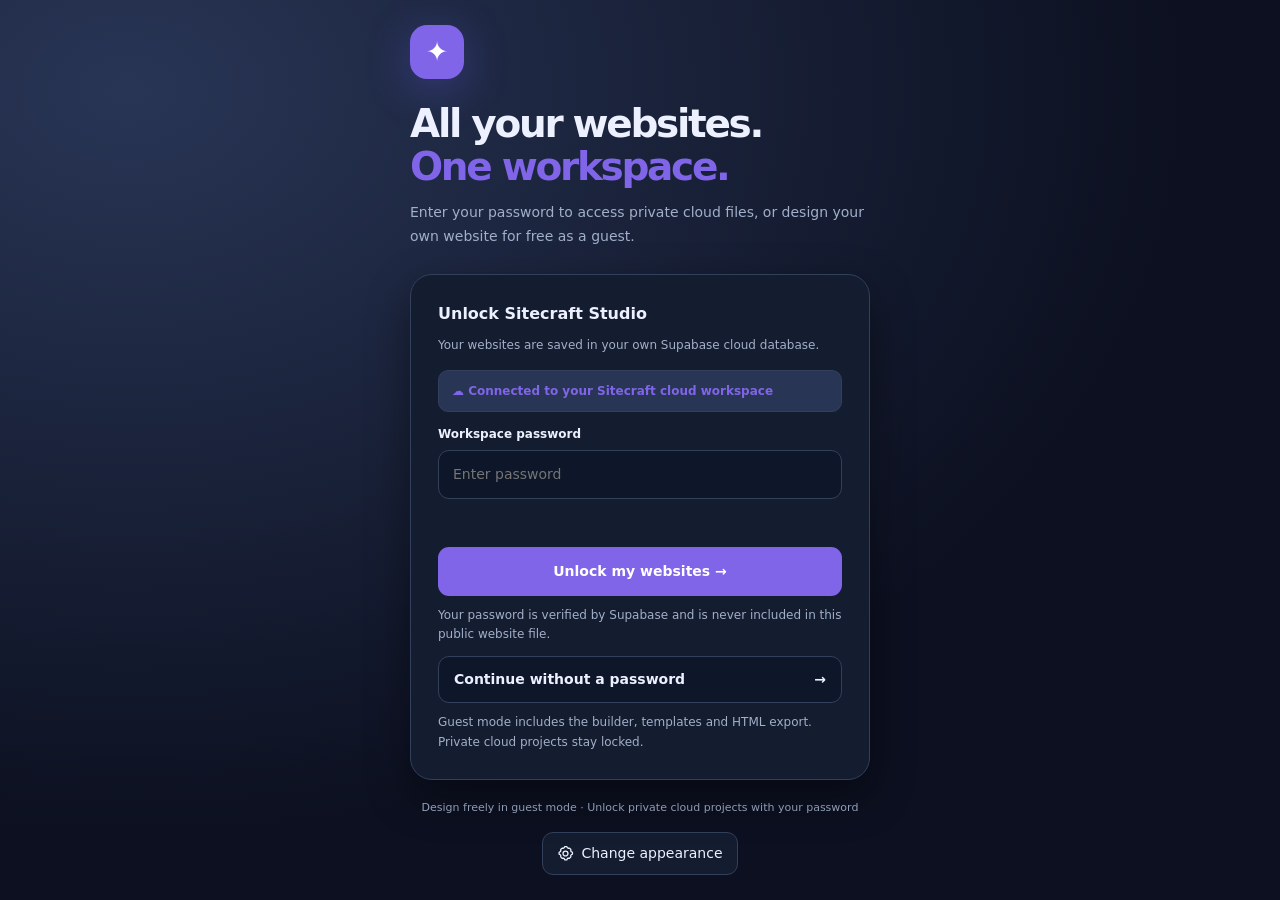
<file: index (5).html>
<!doctype html>
<html lang="en" data-sc-theme="midnight">
<head>
<meta charset="utf-8"><meta name="viewport" content="width=device-width,initial-scale=1">
<title>Sitecraft Studio — Customisable workspace</title>
<style>
:root{color-scheme:dark;--bg:#0b1020;--panel:#11182a;--panel2:#151e32;--border:#2b344b;--muted:#919db7;--text:#f4f5ff;--purple:#9d83ff;--mint:#69e6bf;--shadow:0 18px 55px #0008}*{box-sizing:border-box}html,body{margin:0;height:100%}body{font:13px/1.5 Inter,ui-sans-serif,system-ui,-apple-system,BlinkMacSystemFont,"Segoe UI",sans-serif;background:var(--bg);color:var(--text);overflow:hidden}button,input,textarea,select{font:inherit}button{color:inherit;cursor:pointer}button:disabled{opacity:.4;cursor:not-allowed}input,textarea,select{outline:0}button:focus-visible,input:focus-visible,textarea:focus-visible,select:focus-visible{outline:2px solid #b3a3ff;outline-offset:2px}button{transition:background .14s,border .14s}button svg{height:17px;width:17px;flex-shrink:0;stroke:currentColor;stroke-width:1.85;fill:none;stroke-linecap:round;stroke-linejoin:round}svg{pointer-events:none}.app{height:100vh;height:100dvh;display:grid;grid-template-columns:265px minmax(400px,1fr) 292px;grid-template-rows:65px minmax(0,1fr)}.top{grid-column:1/-1;background:#101627;border-bottom:1px solid #293149;display:flex;justify-content:space-between;align-items:center;padding:0 18px;gap:14px;z-index:5}.top-left,.top-right,.top-center{display:flex;align-items:center;gap:11px;min-width:0}.top-left{width:310px}.top-center{flex:1;justify-content:center}.top-right{justify-content:flex-end}.logo{height:35px;width:35px;flex-shrink:0;background:linear-gradient(145deg,#9c7cff,#4bdcce);display:grid;place-items:center;border-radius:11px;box-shadow:0 4px 22px #7763ed47}.logo svg{height:21px;width:21px}.brand{font-size:16px;font-weight:900;letter-spacing:-.65px;white-space:nowrap}.brand em{font-style:normal;color:#b4a6ff}.app-name{width:174px;background:transparent;color:#eeeefd;border:1px solid transparent;border-radius:8px;padding:7px 9px;font-size:12px;font-weight:700;text-overflow:ellipsis}.app-name:hover,.app-name:focus{background:#1a2338;border-color:#485678}.save-pill{display:flex;gap:6px;align-items:center;color:#85d4ae;font-size:11px;white-space:nowrap}.save-dot{height:7px;width:7px;border-radius:50%;background:#69d4a5}.btn{display:inline-flex;align-items:center;justify-content:center;gap:7px;background:#222c43;color:#e9edfe;border:1px solid #39445e;border-radius:10px;padding:9px 12px;white-space:nowrap;font-weight:700;font-size:12px}.btn:hover{background:#303c57;border-color:#697898}.btn.primary{background:linear-gradient(120deg,#8566fa,#ad7afd);border-color:#b19dff;box-shadow:0 5px 17px #745af444;color:white}.btn.primary:hover{filter:brightness(1.1)}.btn.plain{background:transparent;border-color:transparent;color:#aeb9d0}.btn.plain:hover{background:#242e44;color:#fff}.btn.sm{padding:7px 9px}.btn.sq{padding:0;width:34px;height:34px}.btn.active{background:#534585;color:#fff;border-color:#9381eb}.btn.danger{color:#ffb8c3}.tool-group{display:flex;gap:5px;border-right:1px solid #333b51;padding-right:10px}.editor-sidebar{display:flex;flex-direction:column;min-height:0;background:#12192b;border-right:1px solid var(--border)}.tab-row{display:flex;padding:13px 11px 0;gap:4px;border-bottom:1px solid var(--border)}.tab{flex:1;border:0;border-bottom:2px solid transparent;background:none;color:#8593b1;padding:11px 0;font-size:11px;font-weight:800}.tab:hover{color:#fff}.tab.active{border-color:#a78dff;color:#d4caff}.side-head{padding:22px 19px 13px}.eyebrow{font-size:10px;letter-spacing:1.7px;text-transform:uppercase;font-weight:850;color:#9ea6c6}.side-head h2,.inspector-head h2{font-size:21px;letter-spacing:-.8px;margin:5px 0}.desc{font-size:11px;color:#8e9bb4;line-height:1.6;margin:0}.side-scroll{overflow:auto;min-height:0;padding:0 14px 20px;flex:1}.side-scroll::-webkit-scrollbar,.property-scroll::-webkit-scrollbar,.workspace::-webkit-scrollbar{width:8px;height:8px}.side-scroll::-webkit-scrollbar-thumb,.property-scroll::-webkit-scrollbar-thumb,.workspace::-webkit-scrollbar-thumb{background:#47516b;border-radius:8px}.sidebar-section-heading{display:flex;align-items:center;justify-content:space-between;margin:13px 1px 10px;color:#8d9abb;font-size:10px;font-weight:850;letter-spacing:1.3px;text-transform:uppercase}.side-list{display:flex;flex-direction:column;gap:7px}.page-row{min-height:47px;border:1px solid #303c57;background:#1a2339;border-radius:10px;padding:6px 7px;display:flex;align-items:center;gap:7px}.page-row.active{border-color:#9e88ff;background:#49397466;box-shadow:inset 3px 0 #a58cfb}.page-pick{display:flex;align-items:center;gap:9px;flex:1;min-width:0;background:transparent;border:0;text-align:left;padding:3px}.page-ic{color:#b3a4ff;display:grid;place-items:center}.page-ic svg{height:16px;width:16px}.page-pick span:last-child{min-width:0}.page-pick strong{display:block;font-size:12px;overflow:hidden;text-overflow:ellipsis;white-space:nowrap}.page-pick small{font-size:10px;color:#9aa6c0;display:block;overflow:hidden;text-overflow:ellipsis;white-space:nowrap}.subtle-icon{height:27px;width:26px;padding:0;display:grid;place-items:center;background:transparent;border:0;border-radius:7px;color:#8e9cbb}.subtle-icon:hover{background:#394563;color:white}.subtle-icon svg{width:15px;height:15px}.mini-link{color:#bca9ff;background:none;border:0;padding:5px 3px;font-weight:750;font-size:11px}.mini-link:hover{color:white}.subbox{padding:14px;background:#1b2439;border:1px dashed #424e6d;border-radius:12px;color:#aeb7ce;font-size:11px;line-height:1.75;margin-top:18px}.subbox strong{color:white}.subbox svg{vertical-align:middle;color:#ad9cfb}.full{width:100%}.block-search{border:1px solid #313e5c;background:#0d1426;color:#fff;width:100%;border-radius:10px;padding:11px 12px;margin:4px 0 18px}.block-group{display:grid;grid-template-columns:repeat(2,minmax(0,1fr));gap:9px}.block-choice{background:#1d273d;border:1px solid #354160;color:#e5ebfb;border-radius:12px;min-height:93px;display:flex;flex-direction:column;align-items:flex-start;justify-content:center;gap:8px;text-align:left;padding:12px;cursor:grab}.block-choice:hover{border-color:#9b85ff;background:#31294d}.block-choice:active{cursor:grabbing}.block-choice .block-choice-icon{width:33px;height:33px;display:grid;place-items:center;color:#beaaff;background:#8c6dff25;border-radius:9px}.block-choice strong{font-size:11px}.block-choice small{color:#93a0bc;font-size:10px}.layer-row{width:100%;display:flex;align-items:center;gap:9px;background:#1d273a;border:1px solid #303c55;border-radius:9px;padding:10px 9px;text-align:left;font-size:11px;margin-bottom:7px}.layer-row.active{background:#47397770;border-color:#a58bff}.layer-row span{flex:1;overflow:hidden;white-space:nowrap;text-overflow:ellipsis}.layer-row svg{width:14px;height:14px;color:#b7a7ff}.layer-row small{font-size:9px;color:#8190b0}.workspace-shell{position:relative;display:flex;flex-direction:column;min-width:0;min-height:0;background:#0b1020}.canvas-bar{height:55px;display:flex;align-items:center;justify-content:space-between;padding:0 18px;gap:12px;background:#141c2d;border-bottom:1px solid #2c3650;flex:none}.canvas-breadcrumb{display:flex;gap:8px;align-items:center;font-size:12px;white-space:nowrap;overflow:hidden;text-overflow:ellipsis}.canvas-breadcrumb span{color:#8997b5}.canvas-breadcrumb strong{color:#eee8ff}.bar-actions{display:flex;align-items:center;gap:7px}.zoom-readout{color:#aab6d1;font-size:11px;width:40px;text-align:center}.workspace{flex:1;overflow:auto;padding:38px 35px 100px;background-image:radial-gradient(#3b455d78 .8px,transparent .9px);background-size:17px 17px;background-color:#0d1322;min-width:0;min-height:0}.artboard-holder{position:relative;margin:0 auto;transition:width .12s,height .12s}.artboard{width:1080px;transform-origin:top left;position:absolute;top:0;left:0;overflow:hidden;box-shadow:0 20px 90px #0009,0 0 0 1px #fff3;background:#fff;touch-action:pan-y}.artboard.show-grid:before{content:"";position:absolute;inset:0;z-index:0;pointer-events:none;background-image:linear-gradient(#7772 1px,transparent 1px),linear-gradient(90deg,#7772 1px,transparent 1px);background-size:20px 20px}.artboard-element{position:absolute;cursor:move;user-select:none;border:1px solid transparent;display:flex;overflow:visible;touch-action:none}.artboard-element .object-content{width:100%;height:100%;display:flex;align-items:center;min-width:0;min-height:0;overflow:hidden;pointer-events:none;white-space:pre-wrap;overflow-wrap:anywhere}.artboard-element .object-content>a,.artboard-element .object-content>div{pointer-events:none}.artboard-element img{height:100%;width:100%;object-fit:cover;pointer-events:none;user-select:none}.artboard-element:hover{outline:1px solid #aa96ffab;outline-offset:2px}.artboard-element.selected{outline:2px solid #876bff;outline-offset:1px;z-index:100!important}.artboard-element.editing .object-content{pointer-events:auto;cursor:text;user-select:text}.artboard-element.editing{cursor:text}.handle{position:absolute;width:12px;height:12px;background:white;border:2px solid #8167f3;border-radius:3px;z-index:15}.handle.br{bottom:-7px;right:-7px;cursor:nwse-resize}.handle.b{bottom:-7px;left:calc(50% - 6px);cursor:ns-resize}.handle.r{top:calc(50% - 6px);right:-7px;cursor:ew-resize}.object-label{position:absolute;left:0;bottom:calc(100% + 9px);font-size:11px;padding:5px 8px;border-radius:7px;background:#7258dd;color:#fff;white-space:nowrap;font-weight:800;box-shadow:0 4px 10px #0004}.empty-stage{position:absolute;top:185px;left:50%;transform:translateX(-50%);text-align:center;color:#667087;width:440px;max-width:85%;pointer-events:none}.empty-art-icon{width:60px;height:60px;display:grid;place-items:center;margin:0 auto 17px;background:#ece9ff;color:#8c72fc;border-radius:20px}.empty-art-icon svg{width:26px;height:26px}.empty-stage h3{font-size:24px;color:#333955;letter-spacing:-1px;margin:0 0 8px}.empty-stage p{font-size:13px;line-height:1.65}.floating-tools{position:absolute;left:50%;bottom:18px;transform:translateX(-50%);display:flex;align-items:center;gap:6px;background:#19233aee;border:1px solid #53617c;padding:7px;border-radius:13px;box-shadow:0 10px 36px #0008;white-space:nowrap;z-index:2;backdrop-filter:blur(12px)}.property-panel{background:#151c2f;border-left:1px solid var(--border);display:flex;flex-direction:column;min-height:0}.inspector-head{padding:22px 19px 17px;border-bottom:1px solid var(--border)}.property-scroll{overflow:auto;flex:1;padding:17px 17px 36px}.section-title{color:#a6b1cf;font-size:10px;letter-spacing:1.4px;font-weight:900;text-transform:uppercase;margin:21px 0 13px}.section-title:first-child{margin-top:0}.field{margin:0 0 15px}.field label{font-size:11px;font-weight:750;color:#c0c9df;display:block;margin:0 0 6px}.field input:not([type=checkbox]):not([type=color]):not([type=file]),.field select,.field textarea{background:#0e1628;color:#f5f7ff;border:1px solid #34415e;border-radius:9px;padding:10px 11px;width:100%;font-size:12px;min-width:0}.field textarea{min-height:85px;resize:vertical;line-height:1.6}.field select{appearance:auto}.field input[type=color]{width:44px;height:36px;background:#12192b;border:1px solid #3a4662;border-radius:8px;padding:3px;cursor:pointer}.field small{font-size:10px;color:#8896b3;display:block;margin-top:5px;line-height:1.5}.field-grid{display:grid;grid-template-columns:1fr 1fr;gap:9px}.field-grid .field{margin-bottom:12px}.color-field{display:flex;align-items:center;gap:9px}.color-field code{color:#c1c9e2;font-size:11px}.control-foot{display:flex;flex-wrap:wrap;gap:7px;border-top:1px solid #34405a;padding-top:18px;margin-top:15px}.control-foot .btn{flex:1}.no-selection{text-align:center;border:1px dashed #444e69;border-radius:14px;padding:35px 15px;margin-top:20px}.no-selection svg{width:32px;height:32px;color:#a58cf9;margin-bottom:14px}.no-selection strong{display:block;font-size:14px}.no-selection p{color:#9ca9c3;font-size:11px;line-height:1.65}.info-tip{font-size:11px;color:#9ba8be;line-height:1.7;background:#1d283f;border:1px solid #34435f;padding:12px;border-radius:11px;margin-top:16px}.info-tip b{color:#fff}.modal-backdrop{position:fixed;inset:0;background:#070a15d9;z-index:30;display:none;align-items:center;justify-content:center;padding:20px;backdrop-filter:blur(7px)}.modal-backdrop.show{display:flex}.modal{background:#151d31;border:1px solid #46516e;border-radius:20px;box-shadow:0 30px 110px #000c;width:min(920px,95vw);max-height:90vh;display:flex;flex-direction:column;overflow:hidden}.modal-head{display:flex;align-items:center;justify-content:space-between;gap:10px;padding:22px 24px;border-bottom:1px solid #333e58}.modal-head h2{margin:0;font-size:22px;letter-spacing:-.8px}.modal-inner{overflow:auto;padding:24px}.template-grid{display:grid;grid-template-columns:repeat(3,minmax(0,1fr));gap:16px}.template-tile{background:#1d273f;border:1px solid #3b4660;border-radius:13px;padding:10px;text-align:left;min-width:0}.template-tile:hover{border-color:#a38cff;background:#283451}.template-thumb{height:155px;border-radius:8px;position:relative;overflow:hidden;padding:19px 16px}.template-thumb .fakebar{width:70%;height:6px;border-radius:6px;background:currentColor;opacity:.35;margin-bottom:23px}.template-thumb .fakeheadline{height:13px;width:75%;border-radius:9px;background:currentColor;margin-bottom:10px}.template-thumb .fakeheadline.short{width:51%}.template-thumb .fakebtn{width:62px;height:18px;border-radius:5px;background:#9a7bfb;margin-top:19px}.template-thumb .fakeart{position:absolute;right:-27px;bottom:-40px;width:132px;height:132px;border-radius:38px;background:linear-gradient(35deg,#977effa8,#b5f9ffbb);transform:rotate(-23deg)}.template-tile strong{display:block;margin:11px 5px 2px;font-size:13px}.template-tile small{display:block;margin:0 5px 9px;color:#9da9c4}.modal-note{font-size:11px;color:#b1bed6;margin:0 0 16px;line-height:1.65}.preview-modal{width:min(1280px,97vw);height:min(900px,95vh)}.preview-body{background:#0d1322;flex:1;min-height:0;display:flex;justify-content:center;padding:17px;overflow:auto}.preview-body iframe{border:0;background:white;width:100%;height:100%;box-shadow:0 12px 40px #0008}.preview-body iframe.mobile{width:390px;max-width:100%;flex:none}.preview-body iframe.tablet{width:768px;max-width:100%;flex:none}.hidden{display:none!important}.toast{position:fixed;left:50%;bottom:82px;transform:translateX(-50%);background:#29384e;color:white;padding:11px 17px;border-radius:11px;border:1px solid #52647c;box-shadow:var(--shadow);z-index:60;display:none;max-width:90vw;text-align:center;font-size:12px}.toast.show{display:block}.mobile-toggle{display:none}
@media(max-width:1400px){.app{grid-template-columns:245px minmax(300px,1fr) 268px}.brand{font-size:14px}.top-left{width:270px}.app-name{width:132px}.top{padding:0 11px;gap:7px}.btn{padding:8px 9px}.workspace{padding:30px 23px 95px}}@media(max-width:1080px){.app{grid-template-columns:230px minmax(290px,1fr)}.property-panel{position:absolute;right:0;top:65px;bottom:0;z-index:7;width:min(292px,80vw);box-shadow:-14px 0 40px #0009}.property-panel:not(.open){display:none}.mobile-toggle{display:inline-flex}.top-center .tool-group{display:none}.top-left{width:auto}.top-right .save-pill{display:none}}@media(max-width:700px){.app{grid-template-columns:1fr;grid-template-rows:61px 1fr}.editor-sidebar{position:absolute;top:61px;bottom:0;left:0;width:min(260px,86vw);z-index:9;box-shadow:14px 0 50px #000a}.editor-sidebar:not(.open){display:none}.top-center{display:none}.top-left .app-name{width:125px}.top .btn.export-label{font-size:0;gap:0}.top .btn.export-label svg{height:18px;width:18px}.workspace{padding:24px 17px 90px}.canvas-bar{padding:0 10px}.floating-tools{bottom:14px}.top-right{gap:5px}.top{padding:0 9px}}
<!-- exported page styles generated separately -->

/* Rich widgets */
.widget-placeholder{width:100%;height:100%;display:grid;place-items:center;background:#eceffa;color:#676c84;border-radius:10px;font-size:16px;text-align:center}.widget-list{margin:0;width:100%;padding-left:1.5em;line-height:1.6}.widget-quote{width:100%;margin:0;font-size:1em;line-height:1.4}.widget-quote footer,.widget-quote small{display:block;font-size:.58em;opacity:.75;margin-top:15px}.widget-card{display:flex;flex-direction:column;justify-content:center;width:100%;height:100%;gap:12px}.widget-card .emoji{font-size:39px}.widget-card strong,.widget-card b{font-size:1em;line-height:1.2}.widget-card p{font-size:.65em;line-height:1.5;font-weight:400;margin:0}.widget-icon{display:grid;place-items:center;width:100%;height:100%}.widget-gallery{display:grid;grid-template-columns:repeat(3,minmax(0,1fr));gap:10px;width:100%;height:100%;overflow:hidden}.widget-gallery img{width:100%;height:100%;object-fit:cover;border-radius:9px}.widget-gallery a{display:block;min-width:0;min-height:0;overflow:hidden}.widget-gallery .widget-placeholder{grid-column:span 3}.widget-social{display:flex;align-items:center;gap:10px;flex-wrap:wrap;width:100%}.widget-social a,.widget-social span{background:#e9e7fb;color:#4336aa;padding:9px 13px;border-radius:9px;text-decoration:none;font-weight:700;font-size:14px}.widget-progress{width:100%;height:100%;border-radius:inherit;overflow:hidden;background:inherit}.widget-progress span{display:block;height:100%;border-radius:inherit}.widget-form{width:100%;height:100%;display:flex;flex-direction:column;justify-content:space-around;gap:10px;overflow:auto;font-size:14px;color:inherit}.widget-form label,.widget-form .widget-field,.widget-field{display:flex;flex-direction:column;gap:5px;min-width:0;font-size:14px;font-weight:600;color:inherit;width:100%}.widget-form label div,.widget-field input,.widget-field textarea,.widget-field select,.widget-form input,.widget-form textarea,.widget-form select{display:block;border:1px solid #dfe3ee;border-radius:8px;padding:11px;background:white;color:#212b42;width:100%;min-height:39px;font:inherit;font-weight:400}.widget-form textarea,.widget-field textarea{min-height:75px;resize:vertical}.widget-form button,.widget-form .fake-submit{font:inherit;border:0;background:#6554d9;color:white;font-weight:750;padding:12px;border-radius:8px;display:block;text-align:center;cursor:pointer}.widget-form-status{font-size:12px;line-height:1.4;color:#444d78}.widget-check,.widget-checkbox{display:flex;align-items:center;gap:12px;width:100%;height:100%;font-size:inherit}.widget-checkbox input{width:19px;height:19px}.widget-faq{width:100%;height:100%;overflow:auto}.widget-faq details,.widget-faq>div{padding:11px 13px;border-bottom:1px solid #e3e5ed;text-align:left}.widget-faq summary{cursor:pointer;list-style:revert;font-weight:700;font-size:16px}.widget-faq>div{display:flex;justify-content:space-between;font-size:16px;font-weight:700}.widget-faq p{font-size:14px;line-height:1.5;margin:14px 0}.widget-tabs{width:100%;height:100%;display:flex;flex-direction:column;gap:14px}.widget-tabs>div:first-child,.widget-tab-buttons{display:flex;gap:8px;border-bottom:1px solid #e7e7ef;flex-wrap:wrap}.widget-tabs b,.widget-tab-buttons button{padding:10px 14px;border:0;background:transparent;color:inherit;font-size:15px;cursor:pointer}.widget-tabs .on,.widget-tab-buttons [aria-selected=true]{border-bottom:3px solid #6958d8;color:#5846c4}.widget-tabs p,.widget-tab-panel{font-size:16px;line-height:1.6;margin:0;padding:4px}.widget-tab-panel[hidden]{display:none!important}.widget-table,.widget-table-scroller{width:100%;height:100%;border-collapse:collapse}.widget-table-scroller{overflow:auto}.widget-table th,.widget-table td{padding:13px;border:1px solid #e1e2ec;font-size:15px;text-align:left}.widget-table th{background:#eeecfa}.widget-stats{display:flex;align-items:center;justify-content:space-around;gap:10px;width:100%;height:100%}.widget-stats>div{text-align:center;display:flex;flex-direction:column;gap:4px}.widget-stats strong{font-size:36px}.widget-stats small{font-size:13px}.widget-pricing{display:flex;flex-direction:column;gap:10px;width:100%;height:100%;font-size:15px;overflow:auto}.widget-pricing>b,.widget-pricing>strong{font-size:24px}.widget-pricing .price{font-size:36px;font-weight:850}.widget-pricing p{font-size:14px;margin:0 0 3px}.widget-pricing span{font-size:14px}.widget-pricing em,.widget-pricing>a{margin-top:auto;padding:11px;text-align:center;color:white;background:#6a57d8;border-radius:9px;font-style:normal;text-decoration:none;font-weight:700}.widget-countdown{width:100%;height:100%;display:flex;align-items:center;justify-content:center;flex-direction:column;gap:3px}.widget-countdown small{font-size:14px}.widget-countdown strong{font-size:29px;letter-spacing:2px}.custom-html-frame,.site-item iframe:not(.site-video){width:100%;height:100%;border:0;border-radius:inherit}.site-item audio{width:100%}.widget-link{color:inherit;text-decoration:underline;text-underline-offset:4px}.site-item[data-kind="spacer"]{pointer-events:none}



.widget-product{height:100%;width:100%;display:flex;flex-direction:column;gap:9px;font-size:15px}.widget-product-image{height:49%;width:100%;display:grid;place-items:center;background:#e8eaf4;border-radius:12px;color:#7c8499;overflow:hidden}.widget-product-image img{object-fit:cover;width:100%;height:100%}.widget-product strong,.widget-product b{font-size:20px}.widget-product .product-price,.widget-product>strong{font-size:26px;font-weight:850}.widget-product p{font-size:14px;line-height:1.5;margin:0}.widget-product a,.widget-product>span{margin-top:auto;background:#6754d4;text-decoration:none;color:#fff;text-align:center;padding:12px;border-radius:10px;font-weight:700}.widget-search{display:flex;align-items:center;width:100%;height:100%;gap:10px;background:#f3f4fc;color:#7e879b;padding:8px 14px;border-radius:inherit}.widget-search input{flex:1;min-width:0;background:transparent;border:0;outline:0;color:#222a45;font:inherit}.widget-search button{background:#6c58db;border:0;color:#fff;padding:8px 13px;border-radius:8px;cursor:pointer;font-size:21px}.widget-search small{position:absolute;font-size:12px;top:100%;left:5px;color:#c04954}.widget-carousel{width:100%;height:100%;position:relative;overflow:hidden;display:grid;place-items:center;border-radius:inherit}.widget-carousel img{width:100%;height:100%;object-fit:cover}.widget-carousel .widget-slide{display:none}.widget-carousel .widget-slide.active{display:block}.widget-carousel button,.widget-carousel>span{position:absolute;top:50%;transform:translateY(-50%);background:#16172e99;border:0;border-radius:50%;width:41px;height:41px;font-size:27px;display:grid;place-items:center;color:#fff;cursor:pointer}.widget-carousel-prev{left:13px}.widget-carousel-next{right:13px}.widget-popup{display:flex;width:100%;height:100%}.widget-popup-trigger,.widget-popup-preview{width:100%;height:100%;border:0;background:transparent;color:inherit;font:inherit;display:grid;place-items:center;cursor:pointer}.widget-popup dialog{width:min(490px,90vw);max-height:75vh;overflow:auto;padding:36px;background:#fff;color:#222b44;border:1px solid #e1e2ed;border-radius:19px;box-shadow:0 25px 90px #0005}.widget-popup dialog::backdrop{background:#14172899}.widget-popup dialog h2{font-size:26px;margin:0 25px 18px 0}.widget-popup dialog p{font-size:17px;line-height:1.55;white-space:pre-wrap}.widget-popup-close{position:absolute;top:13px;right:15px;background:#f1eff8;border:0;border-radius:50%;width:34px;height:34px;cursor:pointer;font-size:22px}.widget-popup dialog:not([open]){display:none}
@media(max-width:700px){.site-item[data-kind="carousel"]{height:255px!important}.site-item[data-kind="product"]{min-height:485px!important}.site-item[data-kind="popup"]{height:55px!important}.site-item[data-kind="search"]{height:62px!important}}

/* Sitecraft Studio 3 – calmer, beginner-first visual language */
:root{color-scheme:light;--bg:#eff2f9;--panel:#fff;--panel2:#f8f9fe;--border:#e2e6f1;--muted:#6b7590;--text:#1b2341;--purple:#735bdd;--mint:#15b88a;--shadow:0 16px 45px #24254c18}
body{background:#eef1f8;color:#19223a;font-size:13px}.app{grid-template-columns:282px minmax(375px,1fr) 308px;grid-template-rows:68px minmax(0,1fr)}
.top{background:#fff;border-bottom:1px solid #e3e6ef;color:#1c2440;box-shadow:0 3px 15px #252a4910}.logo{background:linear-gradient(135deg,#6954e6,#aa8cff);box-shadow:0 6px 18px #725de42f}.brand{font-size:17px;letter-spacing:-.8px}.brand em{color:#6e55df}.app-name{color:#4e5671;background:#f5f6fb;border:1px solid #e8eaf4;padding:8px 9px;font-size:12px}.app-name:hover,.app-name:focus{background:#fff;border-color:#a69ae8}.save-pill{color:#3e876e}.save-dot{background:#18bd8e}.btn{background:#fff;color:#3d4967;border:1px solid #e1e4ef;border-radius:10px;padding:9px 12px;box-shadow:0 1px 2px #15213d08;font-weight:750}.btn:hover{background:#f3f2ff;border-color:#c1b7ff}.btn.plain{background:transparent;border-color:transparent;box-shadow:none}.btn.plain:hover{background:#f0effb;color:#5a4bc3}.btn.primary{background:#6d57df;border-color:#6d57df;color:#fff;box-shadow:0 5px 17px #6d57df2a}.btn.primary:hover{background:#5a43d8}.btn.danger{color:#c74659;border-color:#f2dbe1}.btn:disabled{opacity:.45}.add-top{background:#f2efff;border-color:#ded8ff;color:#6650d2}.top-right{gap:9px}.top-left{width:375px;gap:10px}.top-center{min-width:110px}.tool-group{border:1px solid #e8e9f2;border-radius:9px}.editor-sidebar{background:#fff;border-right:1px solid #e4e7f1;box-shadow:1px 0 7px #d6dbe513}.persistent-pages{padding:18px 15px 14px;background:#fff;border-bottom:1px solid #e7e9f2}.persistent-title{display:flex;align-items:center;justify-content:space-between;font-size:10px;font-weight:850;letter-spacing:1.5px;color:#737f98;padding:0 3px 11px}.persistent-title button{background:#edeaff;border:1px solid #ded8ff;color:#6d55d8;border-radius:8px;padding:5px 9px;font-size:11px;font-weight:800}.persistent-title button:hover{background:#e5deff}.page-rail{max-height:153px;overflow-y:auto;display:flex;flex-direction:column;gap:4px}.rail-page{width:100%;min-height:42px;display:flex;gap:10px;align-items:center;text-align:left;background:transparent;border:1px solid transparent;border-radius:9px;padding:6px 9px;color:#47536d}.rail-page:hover{background:#f7f7fd}.rail-page.active{background:#f0edff;color:#5141c1;border-color:#e3ddff}.rail-page-icon{width:29px;height:29px;border-radius:8px;background:#f1f2fa;color:#69718f;display:grid;place-items:center;flex-shrink:0;font-size:19px}.rail-page.active .rail-page-icon{background:#ded8ff;color:#5843d1}.rail-page-icon svg{width:16px;height:16px;stroke:currentColor;stroke-width:1.9;fill:none}.rail-page-copy{min-width:0;flex:1;display:flex;flex-direction:column}.rail-page-copy strong{font-size:12px;white-space:nowrap;overflow:hidden;text-overflow:ellipsis}.rail-page-copy small{font-size:10px;color:#929bb0}.rail-chevron{font-size:19px;color:#9ca7ba}.tab-row{background:#fff;padding:12px 14px 0;gap:7px;border-bottom:1px solid #e7e9f3}.tab{color:#8b96af;font-size:12px;padding:10px 0;border-bottom:2px solid transparent}.tab.active{color:#6551d8;border-color:#7058e4}.tab:hover{color:#594ac0}.side-head{padding:16px 18px 12px}.eyebrow{color:#9ca1b5;font-weight:850;letter-spacing:1.4px}.side-head h2,.inspector-head h2{color:#212941;margin:3px 0 4px;font-size:21px;letter-spacing:-.8px}.desc{color:#7d87a0;font-size:11px}.side-scroll{padding:0 14px 28px}.block-search{background:#f8f9fc;color:#222a47;border:1px solid #dfe3ee;border-radius:10px;margin:2px 0 16px;padding:12px}.block-search:focus{outline:2px solid #a799ff}.palette-section{margin:0 0 23px}.palette-title{font-size:10px;text-transform:uppercase;color:#919ab0;letter-spacing:1.25px;font-weight:850;margin:4px 2px 11px}.block-group{display:grid;grid-template-columns:repeat(2,minmax(0,1fr));gap:9px}.block-choice{background:#fff;color:#303954;border:1px solid #e5e7f0;border-radius:12px;min-height:83px;display:flex;flex-direction:column;align-items:flex-start;justify-content:flex-start;gap:6px;padding:11px;box-shadow:0 2px 6px #21254c06}.block-choice:hover{background:#f7f5ff;border-color:#b5a7f5;transform:translateY(-1px)}.block-choice .block-choice-icon{background:#f0edff;color:#735ade;border-radius:9px;width:31px;height:31px}.block-choice strong{font-size:11px}.block-choice small{color:#8b94aa;line-height:1.35;font-size:10px}.preset-list{display:flex;flex-direction:column;gap:6px}.preset-choice{display:grid;grid-template-columns:25px 1fr;grid-template-rows:auto auto;column-gap:10px;text-align:left;padding:10px;border:1px solid #dedff0;background:#fbfaff;border-radius:10px;color:#313c59}.preset-choice:hover{border-color:#a89af1;background:#f3efff}.preset-choice>span{grid-row:span 2;background:#ebe4ff;border-radius:8px;display:grid;place-items:center;color:#6950d2}.preset-choice strong{font-size:11px}.preset-choice small{font-size:10px;color:#8790a5}.sidebar-section-heading,.section-title{color:#79839a}.page-row,.layer-row{background:#fff;border:1px solid #e6e9f2;color:#273453}.page-row.active,.layer-row.active{background:#f1eeff;border-color:#bdb0ff}.page-pick,.page-pick strong{color:#29334f}.page-pick small{color:#929bb0}.page-ic{background:#eeecfa;color:#7564d8}.subbox,.info-tip{background:#f7f7ff;border:1px solid #e3e0f9;border-radius:12px;color:#69748e;line-height:1.6}.subbox strong,.info-tip b{color:#5952aa}.no-selection{color:#65708b}.workspace-shell{background:#edf1f8}.canvas-bar{background:#fff;border-bottom:1px solid #e2e6ef;color:#728099}.canvas-breadcrumb strong{color:#2c3652}.workspace{background:radial-gradient(circle at 45% 30%,#f7f8ff,#eaedf6 75%)}.artboard{box-shadow:0 16px 55px #2831512b,0 0 0 1px #d7dce9}.artboard.show-grid:before{background-image:linear-gradient(#aeb5c321 1px,transparent 1px),linear-gradient(90deg,#aeb5c321 1px,transparent 1px)}.artboard-element.selected{outline:2px solid #765fe9;outline-offset:0}.object-label{background:#7159df}.floating-tools{background:#fff;box-shadow:0 11px 32px #27305330;border:1px solid #dee1ee;color:#3c4563;bottom:16px;padding:7px 9px}.floating-tools .btn{border:0;background:#f5f5fb}.floating-tools .btn.primary{background:#6d55dd;color:#fff}.floating-tools .btn.plain{background:transparent}.floating-label{padding:0 8px;font-size:10px;color:#9ca5b7;font-weight:800;letter-spacing:.2px}.property-panel{background:#fff;border-left:1px solid #e3e7f0}.inspector-head{padding:19px 18px 17px;border-bottom:1px solid #e6e9f2}.property-scroll{padding:17px 18px 32px}.field label{color:#4f5a75;font-size:11px;font-weight:750}.field input:not([type=checkbox]):not([type=color]):not([type=file]),.field textarea,.field select{background:#fff;color:#24304b;border:1px solid #dfe3ee;border-radius:9px;padding:10px 11px;box-shadow:0 1px 2px #17214108}.field input:focus,.field textarea:focus,.field select:focus{border-color:#9e8bef;outline:1px solid #a998fb}.field small{color:#8c96ab}.field input[type=color]{background:#fff;border-color:#dfe4ee}.color-field{background:#f8f9fc;border-color:#e6e8f1}.color-field code{color:#6b7690}.transparent-toggle{display:flex!important;gap:7px;align-items:center;margin-top:9px!important;font-size:11px!important;font-weight:500!important}.transparent-toggle input{accent-color:#6d57df}.modal-backdrop{background:#11172d9c}.modal{background:#fff;color:#232d48;border:1px solid #e4e7f0;box-shadow:0 25px 90px #10193445}.modal-head{border-color:#e6e9f2}.modal-head h2{color:#202943}.template-tile{color:#283252}.toast{background:#27304c;color:#fff}
@media(max-width:1400px){.app{grid-template-columns:260px minmax(330px,1fr) 280px}.top-left{width:330px}}@media(max-width:1100px){.app{grid-template-columns:245px minmax(290px,1fr)}.property-panel{top:68px;width:min(306px,85vw);box-shadow:-14px 0 35px #2126432a}.top-left{width:auto}}@media(max-width:700px){.app{grid-template-columns:1fr;grid-template-rows:61px minmax(0,1fr)}.editor-sidebar{top:61px;width:min(290px,86vw);box-shadow:12px 0 30px #21264338}.top .add-top{font-size:0;gap:0}.top .add-top:before{content:'+';font-size:20px}.top-left .brand{display:none}.floating-label{display:none}.floating-tools .btn{padding:9px 10px}.floating-tools{gap:1px}.top-right{gap:4px}.top-right .btn{padding:9px 8px}.property-panel{top:61px}}


/* ─── Sitecraft Cloud library + login ─── */
.cloud-gate,.cloud-library{position:fixed;inset:0;z-index:90;overflow:auto;font:14px/1.5 Inter,ui-sans-serif,system-ui,-apple-system,"Segoe UI",sans-serif}
.cloud-gate{background:radial-gradient(ellipse 60% 60% at 15% 5%,#4b36af80,transparent),radial-gradient(ellipse 50% 50% at 95% 90%,#19879a55,transparent),#11162c;display:flex;align-items:center;justify-content:center;padding:30px 18px;color:#edf0ff}
.cloud-gate.hidden{display:none}.cloud-gate-inner{width:min(460px,100%)}
.cloud-gate-logo{height:54px;width:54px;border-radius:17px;display:grid;place-items:center;background:linear-gradient(145deg,#8b70ff,#44d6c8);color:white;font-size:27px;font-weight:900;box-shadow:0 10px 45px #6964fd4f;margin-bottom:23px}
.cloud-gate h1{font-size:39px;letter-spacing:-2.3px;line-height:1.12;font-weight:850;margin:0 0 12px}
.cloud-gate h1 span{color:#aa9bff}.cloud-gate .gate-sub{color:#b1b9d1;font-size:14px;line-height:1.7;margin:0 0 25px}
.cloud-auth-card{border:1px solid #394467;padding:27px;border-radius:22px;background:linear-gradient(160deg,#ffffff11,#ffffff07);box-shadow:0 22px 80px #0507165e;backdrop-filter:blur(20px)}
.cloud-auth-card label{display:block;font-weight:750;font-size:12px;color:#dae0fb;margin:13px 0 7px}
.cloud-auth-card input{width:100%;border:1px solid #515e80;background:#0d162e;color:#fff;border-radius:11px;padding:13px 14px;font-size:14px}
.cloud-auth-card input:focus{border-color:#aa9aff;outline:2px solid #735ae950}
.cloud-auth-card button[type=submit]{width:100%;margin-top:21px;background:linear-gradient(120deg,#7759ec,#aa83ff);border:0;border-radius:11px;padding:14px;color:#fff;font-weight:850;font-size:14px;cursor:pointer}
.cloud-auth-card button:disabled{opacity:.6}.cloud-auth-card .gate-error{color:#ffb4bf;font-size:12px;min-height:18px;margin-top:9px}
.cloud-auth-card p{color:#91a1c1;font-size:12px;line-height:1.6;margin:10px 0 0}.cloud-gate-foot{text-align:center;color:#93a1c3;font-size:11px;margin:20px 0 0}
.cloud-gate-foot a,.cloud-auth-card a{color:#ad9cff;text-decoration:none}
body:not(.unlocked) .app{visibility:hidden}
.cloud-library{display:none;background:#f5f7fc;z-index:80;color:#24304b;padding:0}
.cloud-library.show{display:block}.cloud-library button{cursor:pointer}
.cloud-lib-header{height:77px;background:#fff;border-bottom:1px solid #e6e9f3;display:flex;align-items:center;justify-content:space-between;padding:0 max(24px,calc((100vw - 1190px)/2));gap:16px}
.cloud-lib-brand{display:flex;gap:12px;align-items:center;font-size:17px;font-weight:850;letter-spacing:-.6px}
.cloud-lib-brand-mark{height:38px;width:38px;border-radius:12px;background:linear-gradient(145deg,#805feb,#43c7c0);color:white;display:grid;place-items:center;font-size:23px}
.cloud-lib-header-right{display:flex;align-items:center;gap:10px}.cloud-lib-btn{border:1px solid #dce2ee;border-radius:10px;background:#fff;color:#34405f;padding:10px 14px;font-weight:750;font-size:12px}
.cloud-lib-btn.primary{background:#735adf;color:white;border-color:#735adf}.cloud-lib-btn:hover{filter:brightness(.97)}
.cloud-lib-main{max-width:1190px;padding:45px 25px 90px;margin:auto}
.cloud-lib-greeting{font-size:11px;font-weight:850;letter-spacing:1.5px;color:#8171d2;text-transform:uppercase}
.cloud-lib-title{font-size:38px;line-height:1.08;letter-spacing:-1.9px;margin:8px 0 9px;font-weight:850}.cloud-lib-sub{font-size:14px;color:#7e8ba1;margin:0}
.cloud-lib-banner{margin:30px 0 33px;padding:21px 24px;background:linear-gradient(115deg,#2f2869,#6e55c6);color:white;display:flex;align-items:center;justify-content:space-between;gap:20px;border-radius:18px}
.cloud-lib-banner strong{font-size:17px;display:block}.cloud-lib-banner small{font-size:12px;display:block;opacity:.78;margin-top:3px}
.cloud-lib-banner button{padding:11px 16px;background:#fff;border:0;border-radius:9px;color:#4936a1;font-weight:850;white-space:nowrap}
.cloud-lib-row{display:flex;justify-content:space-between;align-items:center;gap:15px;margin:0 0 17px}.cloud-lib-row h2{font-size:18px;margin:0}
.cloud-lib-search{border:1px solid #dfe4f0;background:#fff;border-radius:10px;padding:12px 15px;width:min(300px,50vw);color:#222b45}
.cloud-project-grid{display:grid;grid-template-columns:repeat(3,minmax(0,1fr));gap:20px}
.cloud-project-card{border:1px solid #e1e5f0;background:#fff;border-radius:16px;overflow:hidden;box-shadow:0 7px 28px #222c4e0a;transition:box-shadow .15s,transform .15s}
.cloud-project-card:hover{transform:translateY(-2px);box-shadow:0 16px 40px #29356118}
.cloud-card-preview{height:145px;position:relative;background:linear-gradient(125deg,#dcd7fb,#f0efff 52%,#d5f9f3);display:flex;align-items:center;justify-content:center;overflow:hidden}
.cloud-faux-window{width:75%;height:74%;border:4px solid #fff;border-radius:8px;background:#ffffffcc;box-shadow:0 6px 30px #554d962e;padding:12px}.cloud-faux-window i{display:inline-block;width:6px;height:6px;border-radius:50%;background:#af9ff3;margin:0 2px}
.cloud-faux-window div{width:59%;height:11px;background:#cbc5f5;border-radius:4px;margin:15px 0 8px}.cloud-faux-window b{display:block;width:75%;height:6px;border-radius:4px;background:#e6e5f5}.cloud-faux-window em{display:block;background:#9275e9;width:45px;height:14px;border-radius:4px;margin-top:11px}
.cloud-card-icon{position:absolute;bottom:12px;right:15px;color:#6d5ad1;font-size:30px}
.cloud-card-info{padding:18px 19px 12px}.cloud-card-info h3{font-size:16px;margin:0 0 4px;white-space:nowrap;overflow:hidden;text-overflow:ellipsis}.cloud-card-info p{font-size:11px;color:#8793a9;margin:0}
.cloud-card-buttons{display:flex;gap:6px;padding:0 15px 15px;align-items:center}
.cloud-open-btn{background:#eeeafa;color:#6046c9;border:0;border-radius:9px;padding:11px 13px;font-weight:850;font-size:12px;flex:1;display:flex;justify-content:space-between}
.cloud-mini-btn{background:#f7f8fc;border:1px solid #e8ebf3;border-radius:9px;color:#5b6280;width:38px;height:36px;font-size:18px}
.cloud-mini-btn.danger{color:#c85e75}.cloud-mini-btn:hover{background:#eeeefa}
.cloud-empty{grid-column:1/-1;text-align:center;border:2px dashed #dfe3f2;border-radius:19px;padding:75px 15px;background:#ffffff9c}
.cloud-empty>div{display:grid;place-items:center;font-size:31px;background:#eeeafb;border-radius:16px;color:#745ddc;width:60px;height:60px;margin:0 auto 17px}
.cloud-empty h3{font-size:21px;letter-spacing:-.5px;margin:0}.cloud-empty p{color:#8995a9;max-width:450px;margin:8px auto 19px}
.cloud-lib-footer{border-top:1px solid #e3e7f1;margin-top:34px;padding-top:20px;display:flex;gap:12px;align-items:center;flex-wrap:wrap}.cloud-lib-footer span{font-size:12px;color:#8b96ab}
#myWebsitesBtn{border:1px solid #dfe4ef;background:#f6f7fb;color:#5749a0;border-radius:10px;padding:8px 10px;font-weight:800;font-size:11px;white-space:nowrap}
#saveCloudBtn,#cloudCopyBtn{border:1px solid #dee2ee;background:#f9faff;color:#6653c2;border-radius:9px;padding:7px 10px;font-size:11px;font-weight:750;white-space:nowrap}
#saveCloudBtn:hover,#cloudCopyBtn:hover,#myWebsitesBtn:hover{background:#eae7ff}
@media(max-width:1100px){#cloudCopyBtn{display:none}.cloud-project-grid{grid-template-columns:repeat(2,minmax(0,1fr))}.cloud-lib-main{padding-top:30px}}
@media(max-width:740px){.cloud-project-grid{grid-template-columns:1fr}.cloud-lib-main{padding:27px 17px 80px}.cloud-lib-title{font-size:30px}.cloud-lib-banner{flex-direction:column;align-items:flex-start;padding:20px}.cloud-lib-header{padding:0 16px}.cloud-lib-brand{font-size:13px}.cloud-lib-header-right .cloud-lib-btn:first-child{display:none}.cloud-lib-banner button{width:100%}.cloud-lib-row{flex-direction:column;align-items:stretch}.cloud-lib-search{width:100%}.cloud-gate h1{font-size:32px}#myWebsitesBtn{font-size:0;padding:6px 8px}#myWebsitesBtn:after{content:'☷';font-size:19px}#saveCloudBtn{display:none}}



/* Sitecraft extra components */
.sc-featuregrid,.sc-team,.sc-steps,.sc-logos{width:100%;height:100%;display:grid;grid-auto-flow:column;grid-auto-columns:minmax(0,1fr);gap:15px;align-items:stretch}.sc-featuregrid article,.sc-team article,.sc-steps article{background:#ffffffc2;border:1px solid #dcddeb;border-radius:15px;padding:16px;display:flex;flex-direction:column;align-items:flex-start;justify-content:center;gap:9px;min-width:0;overflow:hidden}.sc-featuregrid article>span{font-size:35px}.sc-featuregrid b,.sc-team b,.sc-steps b{font-size:21px;line-height:1.2}.sc-featuregrid small,.sc-team small,.sc-steps small{font-size:14px;font-weight:400;line-height:1.4;opacity:.8}.sc-team article{align-items:center;text-align:center}.sc-avatar{height:105px;width:105px;border-radius:50%;background:#e7e2fb;display:grid;place-items:center;font-size:54px;overflow:hidden}.sc-avatar img{width:100%;height:100%;object-fit:cover}.sc-timeline{height:100%;width:100%;display:flex;flex-direction:column;justify-content:space-around;overflow:auto}.sc-timeline article{display:flex;align-items:stretch;gap:18px;border-left:4px solid #896cf0;padding:3px 8px 13px 21px;min-height:55px}.sc-timeline article>b{font-size:18px;width:85px;flex-shrink:0;color:#6b55c4}.sc-timeline article>div{display:flex;flex-direction:column;gap:3px}.sc-timeline strong{font-size:17px}.sc-timeline small{font-size:14px;line-height:1.35}.sc-steps article>span{font-size:22px;font-weight:850;color:#fff;background:#7159dd;border-radius:50%;width:48px;height:48px;display:grid;place-items:center}.sc-logos{display:flex;flex-wrap:wrap;align-items:center;justify-content:space-evenly;gap:22px}.sc-logos b{color:#48506b;font-size:22px;letter-spacing:.3px}.sc-notice{width:100%;line-height:1.4}.sc-flip{display:flex;align-items:center;justify-content:center;flex-direction:column;gap:15px;width:100%;height:100%;text-align:center;cursor:pointer}.sc-flip small{font-size:13px;opacity:.7}.sc-flip-action{appearance:none;border:0;background:transparent;color:inherit;width:100%;height:100%;cursor:pointer;font:inherit;padding:10px}.sc-compare{position:relative;width:100%;height:100%;overflow:hidden;background:#dfe4f1;--split:50%;border-radius:inherit}.sc-compare img{position:absolute;inset:0;width:100%;height:100%;object-fit:cover}.sc-compare img.sc-after{clip-path:inset(0 calc(100% - var(--split)) 0 0)}.sc-compare-left,.sc-compare-right{position:absolute;bottom:20px;background:#151a2dca;color:#fff;padding:7px 10px;font:700 13px system-ui;border-radius:8px}.sc-compare-left{left:16px}.sc-compare-right{right:16px}.sc-compare-line{position:absolute;left:var(--split);top:0;bottom:0;width:3px;background:#fff;box-shadow:0 0 5px #000a;pointer-events:none}.sc-compare input[type=range]{position:absolute;inset:0;width:100%;height:100%;opacity:.01;cursor:ew-resize;margin:0}.sc-media-empty{height:100%;display:grid;place-items:center;color:#535b77;font-size:18px;text-align:center}.sc-rating{width:100%;display:flex;flex-direction:column;gap:4px;align-items:center;justify-content:center}.sc-rating>b{font-size:18px}.sc-rating>div{font-size:36px;letter-spacing:5px;color:#ecae20}.sc-rating button{border:0;background:none;color:#d1d3dc;padding:1px 3px;font-size:34px;cursor:pointer}.sc-rating button.on{color:#f3b335}.sc-rating small{font-size:12px}.sc-quiz{height:100%;width:100%;display:flex;flex-direction:column;justify-content:center;gap:10px}.sc-quiz>b{font-size:20px;margin-bottom:7px}.sc-choice,.sc-quiz button{display:block;width:100%;border:1px solid #d2d2eb;background:#ffffffb8;border-radius:10px;padding:10px 14px;text-align:left;font-size:15px;color:#292b49}.sc-quiz button{cursor:pointer}.sc-quiz button.correct{border-color:#26956c;background:#d7f8e7}.sc-quiz button.wrong{border-color:#df715f;background:#ffe2de}.sc-quiz output{font-size:14px;line-height:1.4}.sc-calculator{display:flex;flex-direction:column;justify-content:center;align-items:flex-start;gap:13px;width:100%;height:100%}.sc-calculator b{font-size:22px}.sc-calculator small{font-size:15px}.sc-calculator strong{font-size:39px;color:#6851d3}.sc-calculator input{max-width:150px;border:1px solid #c9cbe0;border-radius:10px;padding:10px;font-size:18px}.sc-code{display:flex;flex-direction:column;gap:8px;width:100%;height:100%;overflow:auto}.sc-code pre{white-space:pre-wrap;overflow-wrap:anywhere;margin:0;font:inherit;flex:1}.sc-code button,.sc-code>span{border:1px solid #5f6a8b;background:#313955;color:#fff;border-radius:8px;align-self:flex-end;padding:8px 13px;cursor:pointer;font-size:14px}.sc-barchart{display:flex;flex-direction:column;justify-content:space-evenly;gap:8px;width:100%;height:100%}.sc-barchart>div{display:grid;grid-template-columns:90px minmax(0,1fr) 46px;align-items:center;gap:10px}.sc-barchart small{font-size:14px}.sc-barchart i{height:22px;border-radius:10px;background:#dfe0ef;overflow:hidden}.sc-barchart em{display:block;height:100%;border-radius:10px}.sc-barchart b{font-size:15px;text-align:right}.sc-cookie{width:100%;height:100%;display:flex;align-items:center;justify-content:space-between;gap:16px}.sc-cookie span{font-size:17px;flex:1}.sc-cookie b,.sc-cookie button{background:#6755cf;color:#fff;border-radius:9px;padding:11px 16px;font:700 14px system-ui;border:0;white-space:nowrap;cursor:pointer}.sc-cookie-placeholder{border:1px dashed #aaaacb;border-radius:10px;padding:12px}.site-item[data-kind=download] .site-button{font-weight:750}.site-item[hidden]{display:none!important}
@media(max-width:700px){.sc-featuregrid,.sc-team,.sc-steps{display:flex;flex-direction:column;height:auto}.sc-team article{min-height:200px}.sc-featuregrid article,.sc-steps article{min-height:150px}.sc-timeline{max-height:none;overflow:visible}.sc-compare{min-height:260px}.sc-cookie{flex-wrap:wrap;gap:8px}.sc-cookie span{width:100%;flex:unset}.site-item[data-kind="featuregrid"],.site-item[data-kind="team"],.site-item[data-kind="steps"]{height:auto!important;min-height:0!important}.site-item[data-kind="beforeafter"]{height:275px!important}.site-item[data-kind="quiz"],.site-item[data-kind="calculator"],.site-item[data-kind="timeline"]{min-height:260px!important}.site-item[data-kind="barchart"]{min-height:240px!important}}


/* Sitecraft Studio 5.0 elements, styles and guest-mode interface */
.sc-fixed-cloud{padding:11px 13px;border:1px solid #426b65;background:#1a46484a;border-radius:10px;color:#8df3c9;font-size:12px;font-weight:800;margin:15px 0 8px}
.sc-guest-start{width:100%;margin-top:12px;background:#283253;border:1px solid #566080;border-radius:11px;color:#f7f7ff;padding:12px 15px;font-weight:800;display:flex;justify-content:space-between;align-items:center}
.sc-guest-start:hover{background:#38456f}
.sc-variant-choice .sc-preset-color{height:30px;width:33px;border-radius:9px;border:1px solid;display:grid;place-items:center}
.sc-variant-choice .sc-preset-color svg{height:16px;width:16px}.sc-guest #myWebsitesBtn{background:#fff7e8;border-color:#e9d8ad;color:#79552e}
.site-item[data-hover=lift]:hover{translate:0 -4px;transition:translate .2s,box-shadow .2s}.site-item[data-hover=grow]:hover{scale:1.035;transition:scale .2s}.site-item[data-hover=glow]:hover{filter:drop-shadow(0 5px 18px #8c6bff88);transition:filter .2s}
.sc-tool,.sc-listcheck,.sc-toggle{width:100%;height:100%;padding:12px;display:flex;flex-direction:column;justify-content:center;gap:10px;overflow:auto}
.sc-tool h3,.sc-listcheck h3{margin:0;font-size:1.15em}.sc-tool strong{font-size:1.75em;overflow-wrap:anywhere}.sc-tool small,.sc-tool output,.sc-toggle p{font-size:.76em;opacity:.8}.sc-tool input,.sc-tool textarea,.sc-tool select{width:100%;border:1px solid #c9cee3;border-radius:9px;padding:9px;background:#ffffff;color:#26304c;font:inherit;min-width:0}.sc-tool textarea{min-height:80px;resize:vertical}
.sc-tool button,.sc-buttonrow a,.sc-toggle summary{border:1px solid #d6d8e5;border-radius:9px;padding:10px 13px;background:#fff;color:#343456;font:inherit;cursor:pointer}.sc-tool button:hover{background:#ece8ff}.sc-tool button.sc-picked{background:#d4fae8;border-color:#15a77c}.sc-tool-actions{display:flex;flex-wrap:wrap;gap:10px;justify-content:center}.sc-tool-actions button{min-width:60px}.sc-tool label{font-size:.8em;display:flex;flex-direction:column;gap:5px}.sc-tool progress{width:100%;accent-color:#7460df}
.sc-listcheck label{display:flex;align-items:center;gap:10px;font-size:.85em;padding:7px 2px}.sc-listcheck input{width:20px;height:20px;accent-color:#7057e8;flex-shrink:0}.sc-listcheck label:has(input:checked){text-decoration:line-through;opacity:.55}.sc-opt,.sc-filter-item{background:#ffffffa8;padding:8px 12px;border-radius:9px;border:1px solid #dbdcef;font-size:.78em}
.sc-toggle summary{font-weight:750}.sc-toggle p{line-height:1.6}.sc-ring{width:100%;height:100%;display:flex;flex-direction:column;justify-content:center;align-items:center;position:relative;gap:2px}.sc-ring:before{position:absolute;content:'';width:min(83%,210px);aspect-ratio:1;border-radius:50%;background:conic-gradient(var(--ring,#7057db) var(--percent,70%),#c8c8dd 0);-webkit-mask:radial-gradient(farthest-side,transparent 72%,#000 74%);mask:radial-gradient(farthest-side,transparent 72%,#000 74%)}.sc-ring strong{font-size:2.6em;z-index:1}.sc-ring small{font-size:.7em;z-index:1}
.sc-agenda,.sc-menu,.sc-skillbars,.sc-status{width:100%;height:100%;display:flex;flex-direction:column;justify-content:space-around;gap:10px;overflow:auto}.sc-agenda>div{display:flex;gap:18px;align-items:center;border-bottom:1px solid #c6c6d85e;padding:8px}.sc-agenda>div>b{font-size:.85em;min-width:76px}.sc-agenda span{display:flex;flex-direction:column}.sc-agenda small,.sc-menu small{font-size:.75em;opacity:.75}.sc-crumbs{display:flex;gap:9px;align-items:center;flex-wrap:wrap;font-size:.85em}.sc-crumbs a{color:inherit;text-decoration:none}.sc-crumbs a:hover{text-decoration:underline}
.sc-ticker{width:100%;height:100%;overflow:hidden;display:flex;align-items:center;white-space:nowrap}.sc-ticker>span{animation:sc-ticker 16s linear infinite;display:inline-block;padding-left:100%}@keyframes sc-ticker{to{transform:translateX(-100%)}}@media(prefers-reduced-motion:reduce){.sc-ticker>span{animation:none;padding-left:0;white-space:normal}}
.sc-avatarstack,.sc-buttonrow{width:100%;height:100%;display:flex;gap:10px;align-items:center;flex-wrap:wrap;overflow:auto}.sc-avatarstack span{height:60px;width:60px;border-radius:50%;background:#dcdaff;color:#40378f;display:grid;place-items:center;font-size:1.6em;border:3px solid white}.sc-avatarstack b{font-size:.8em;margin-left:9px}.sc-buttonrow a,.sc-buttonrow span{display:inline-block;padding:12px 15px;background:#eae8ff;border-radius:12px;color:#413789;text-decoration:none;font-size:.82em}.sc-info-grid,.sc-metrics{width:100%;height:100%;display:grid;grid-template-columns:repeat(auto-fit,minmax(140px,1fr));gap:10px;overflow:auto}.sc-info-grid article,.sc-info-grid>div,.sc-metrics>div{background:#ffffffb3;border:1px solid #d8d8e7;border-radius:14px;padding:15px;display:flex;flex-direction:column;justify-content:center;gap:8px;min-width:0}.sc-info-grid span{font-size:1.8em}.sc-info-grid b{font-size:1em}.sc-info-grid small,.sc-metrics small{font-size:.72em;opacity:.7}.sc-metrics strong{font-size:1.85em}
.sc-status>div{display:flex;justify-content:space-between;gap:12px;align-items:center;border-bottom:1px solid #dfe0ea;padding:10px}.sc-status span{background:#d7f9e6;border-radius:20px;padding:6px 10px;color:#167a4b;font-size:.7em;font-weight:800}.sc-skillbars label{display:flex;flex-direction:column;gap:7px;font-size:.8em}.sc-skillbars i{width:100%;height:13px;border-radius:20px;background:#e3e1f0;overflow:hidden}.sc-skillbars em{display:block;height:100%;border-radius:20px}.sc-menu>div{padding:10px;border-bottom:1px solid #e2dfdb}.sc-menu b{display:flex;gap:16px;justify-content:space-between}.sc-menu small{display:block;margin-top:5px}.sc-bigquote{height:100%;margin:0;display:flex;flex-direction:column;justify-content:center;gap:14px}.sc-bigquote footer,.sc-bigquote small{font-size:.65em;opacity:.65}
@media(max-width:700px){.site-item[data-kind=compareplans],.site-item[data-kind=menucards],.site-item[data-kind=infocards],.site-item[data-kind=metriccards]{min-height:220px!important}.sc-info-grid,.sc-metrics{grid-template-columns:repeat(2,minmax(0,1fr))}.sc-tool h3{font-size:1.2em}.sc-ticker>span{animation-duration:20s}}

/* Keep the cloud access button clickable alongside editor controls. */
.top-left{flex:0 0 455px;width:455px;min-width:0}.top-left .brand{white-space:nowrap;flex-shrink:0}.top-left .app-name{width:135px;min-width:95px;flex:1 1 135px}.top-left #myWebsitesBtn{flex:0 0 auto}
@media(max-width:1400px){.top-left{flex:0 0 335px;width:335px}.top-left .brand{display:none}.top-left .app-name{width:122px;min-width:95px}}
@media(max-width:1100px){.top-left{flex:1 1 auto;width:auto}.top-left .app-name{width:114px;min-width:65px;max-width:114px}}
@media(max-width:700px){.top-left .app-name{display:none}.top-left #myWebsitesBtn{font-size:0;max-width:74px}.top-left #myWebsitesBtn:after{content:'Cloud';font-size:11px}.top-left{gap:5px}}

/* ── SITECRAFT APPEARANCE SYSTEM ──
   Controls editor chrome, authentication and project library only.
   Exported website artboards keep their separately designed colours. */
:root,[data-sc-theme="midnight"]{
  color-scheme:dark;
  --sc-bg:#0c1020;--sc-surface:#141c2f;--sc-raised:#1d2940;--sc-input:#0e1729;
  --sc-border:#32405b;--sc-text:#edf1ff;--sc-muted:#a1afc9;--sc-hover:#303f5e;
  --sc-soft:#283555;--sc-editor-bg:#10192b;--sc-paper-outline:#556580;
  --sc-shadow:0 16px 44px #0006;--sc-accent:#8065e9;--sc-on-accent:#fff;
}
[data-sc-theme="obsidian"]{
  color-scheme:dark;--sc-bg:#090b10;--sc-surface:#15171d;--sc-raised:#222630;--sc-input:#0e1118;
  --sc-border:#3a3e4a;--sc-text:#fafbff;--sc-muted:#aeb3c1;--sc-hover:#343844;
  --sc-soft:#242734;--sc-editor-bg:#0e1118;--sc-paper-outline:#707481;--sc-shadow:0 18px 48px #000a;
}
[data-sc-theme="ocean"]{
  color-scheme:dark;--sc-bg:#071922;--sc-surface:#0e2633;--sc-raised:#183748;--sc-input:#0a202b;
  --sc-border:#30556a;--sc-text:#e9faff;--sc-muted:#a1bfcd;--sc-hover:#245066;
  --sc-soft:#1b4052;--sc-editor-bg:#0b202c;--sc-paper-outline:#5b8498;--sc-shadow:0 18px 48px #00141aaa;
}
[data-sc-theme="forest"]{
  color-scheme:dark;--sc-bg:#0b1918;--sc-surface:#152725;--sc-raised:#203b36;--sc-input:#0f211e;
  --sc-border:#36594f;--sc-text:#e9fff6;--sc-muted:#a4c2b6;--sc-hover:#305348;
  --sc-soft:#27473d;--sc-editor-bg:#10251f;--sc-paper-outline:#52796b;--sc-shadow:0 18px 48px #001c0baa;
}
[data-sc-theme="dusk"]{
  color-scheme:dark;--sc-bg:#1b1324;--sc-surface:#281c35;--sc-raised:#3a294c;--sc-input:#21162c;
  --sc-border:#584267;--sc-text:#fff0ff;--sc-muted:#d1bad8;--sc-hover:#513760;
  --sc-soft:#40304d;--sc-editor-bg:#24182c;--sc-paper-outline:#7b6587;--sc-shadow:0 18px 48px #130919aa;
}
[data-sc-theme="daylight"]{
  color-scheme:light;--sc-bg:#edf1f9;--sc-surface:#ffffff;--sc-raised:#f4f6fb;--sc-input:#fbfcff;
  --sc-border:#cbd3e3;--sc-text:#18233a;--sc-muted:#52627d;--sc-hover:#e4e9f5;
  --sc-soft:#e7ecf8;--sc-editor-bg:#e4eaf5;--sc-paper-outline:#a9b4ca;--sc-shadow:0 14px 45px #1c35672a;
}
html body{background:var(--sc-bg);color:var(--sc-text)}
.app .top,.app .editor-sidebar,.app .property-panel,.app .canvas-bar,.app .workspace-shell,
.app .floating-tools{background:var(--sc-surface);color:var(--sc-text);border-color:var(--sc-border)}
.app .top,.app .canvas-bar{border-bottom:1px solid var(--sc-border)}
.app .editor-sidebar{border-right:1px solid var(--sc-border)}.app .property-panel{border-left:1px solid var(--sc-border)}
.app .workspace{background-color:var(--sc-editor-bg);background-image:radial-gradient(var(--sc-border) .8px,transparent .95px)}
[data-sc-workspace="grid"] .app .workspace{background-image:linear-gradient(var(--sc-border) 1px,transparent 1px),linear-gradient(90deg,var(--sc-border) 1px,transparent 1px);background-size:25px 25px}
[data-sc-workspace="plain"] .app .workspace{background-image:none}
.app .artboard{box-shadow:var(--sc-shadow),0 0 0 1px var(--sc-paper-outline)}
.app .btn,.app .page-row,.app .block-choice,.app .layer-row,.app .subbox,.app .info-tip,
.app .no-selection,.app .floating-tools,.app .subtle-icon:hover{
  background:var(--sc-raised);color:var(--sc-text);border-color:var(--sc-border)}
.app .btn:hover,.app .block-choice:hover,.app .page-row:hover,.app .layer-row:hover,
.app .btn.plain:hover{background:var(--sc-hover);color:var(--sc-text)}
.app .btn.primary,.app .btn.primary:hover{background:var(--sc-accent);border-color:var(--sc-accent);color:var(--sc-on-accent)}
.app .btn.plain,.app .btn.sq.plain{background:transparent;color:var(--sc-muted);border-color:transparent}
.app .btn.active,.app .page-row.active,.app .layer-row.active{background:var(--sc-soft);border-color:var(--sc-accent);color:var(--sc-text)}
.app .block-choice .block-choice-icon,.app .page-ic,.app .layer-row svg,.app .mini-link,
.app .logo,.app .brand em{color:var(--sc-accent)}
.app .logo{background:var(--sc-soft);box-shadow:none}
.app .tab-row,.app .inspector-head,.app .control-foot{border-color:var(--sc-border)}
.app .tab,.app .eyebrow,.app .sidebar-section-heading,.app .section-title,
.app .desc,.app .save-pill,.app .zoom-readout,.app .page-pick small,
.app .block-choice small,.app .no-selection p,.app .info-tip,
.app .canvas-breadcrumb span,.app .subbox,.app .field small,
.app .field label,.app .color-field code,.app .side-head{color:var(--sc-muted)}
.app .tab.active,.app .tab:hover,.app .mini-link:hover{color:var(--sc-accent)}
.app .tab.active{border-bottom-color:var(--sc-accent)}
.app .side-head h2,.app .inspector-head h2,.app .canvas-breadcrumb strong,
.app .page-pick strong,.app .block-choice strong,.app .no-selection strong{color:var(--sc-text)}
.app .field input:not([type=checkbox]):not([type=color]):not([type=file]),
.app .field select,.app .field textarea,.app .block-search,.app .app-name,
.app .field input[type=color]{background:var(--sc-input);color:var(--sc-text);border-color:var(--sc-border)}
.app .app-name{background:transparent}.app .app-name:hover,.app .app-name:focus{background:var(--sc-raised)}
.app input::placeholder,.cloud-library input::placeholder{color:var(--sc-muted);opacity:.85}
.app #myWebsitesBtn,.app #saveCloudBtn,.app #cloudCopyBtn{background:var(--sc-raised);color:var(--sc-text);border-color:var(--sc-border)}
.app #myWebsitesBtn:hover,.app #saveCloudBtn:hover,.app #cloudCopyBtn:hover{background:var(--sc-hover)}
.app .save-dot{background:var(--sc-accent)}
.app button:focus-visible,.cloud-library button:focus-visible{outline:2px solid var(--sc-accent);outline-offset:3px}
.cloud-library{background:var(--sc-bg);color:var(--sc-text)}
.cloud-lib-header{background:var(--sc-surface);border-color:var(--sc-border)}
.cloud-lib-title,.cloud-lib-row h2,.cloud-lib-brand,.cloud-project-card h3,
.cloud-empty h3{color:var(--sc-text)}
.cloud-lib-sub,.cloud-card-info p,.cloud-empty p,.cloud-lib-footer span{color:var(--sc-muted)}
.cloud-lib-greeting{color:var(--sc-accent)}
.cloud-lib-btn,.cloud-lib-search,.cloud-project-card,.cloud-mini-btn,.cloud-empty{
  background:var(--sc-surface);color:var(--sc-text);border-color:var(--sc-border);box-shadow:var(--sc-shadow)}
.cloud-lib-btn:hover,.cloud-mini-btn:hover{background:var(--sc-hover)}
.cloud-lib-btn.primary,.cloud-lib-banner button,.cloud-open-btn{background:var(--sc-accent);border-color:var(--sc-accent);color:var(--sc-on-accent)}
.cloud-lib-banner{background:linear-gradient(120deg,var(--sc-soft),var(--sc-raised));border:1px solid var(--sc-border);color:var(--sc-text)}
.cloud-lib-banner button:hover,.cloud-lib-btn.primary:hover,.cloud-open-btn:hover{filter:brightness(1.1)}
.cloud-card-preview{background:linear-gradient(125deg,var(--sc-raised),var(--sc-soft))}
.cloud-card-icon{color:var(--sc-accent)}
.cloud-faux-window{background:var(--sc-surface);border-color:var(--sc-border)}
.cloud-faux-window div{background:var(--sc-accent)}.cloud-faux-window b{background:var(--sc-border)}
.cloud-card-buttons{border-color:var(--sc-border)}.cloud-mini-btn.danger{color:#ed8b9d}
.cloud-empty>div{background:var(--sc-soft);color:var(--sc-accent)}
.cloud-lib-footer{border-color:var(--sc-border)}
.cloud-lib-search:focus{outline:2px solid var(--sc-accent)}
.cloud-lib-brand-mark,.cloud-gate-logo{background:var(--sc-accent);color:var(--sc-on-accent)}
.cloud-lib-brand span[style]{background:var(--sc-soft)!important;color:var(--sc-accent)!important}
.cloud-gate{background:radial-gradient(ellipse at 10% 10%,var(--sc-soft),transparent 65%),var(--sc-bg);color:var(--sc-text)}
.cloud-gate h1{color:var(--sc-text)}.cloud-gate h1 span{color:var(--sc-accent)}
.cloud-gate .gate-sub,.cloud-gate-foot,.cloud-auth-card p{color:var(--sc-muted)}
.cloud-auth-card{background:var(--sc-surface);border-color:var(--sc-border);box-shadow:var(--sc-shadow)}
.cloud-auth-card label{color:var(--sc-text)}
.cloud-auth-card input,.sc-guest-start{background:var(--sc-input);border-color:var(--sc-border);color:var(--sc-text)}
.cloud-auth-card button[type=submit]{background:var(--sc-accent);color:var(--sc-on-accent)}
.sc-guest-start:hover{background:var(--sc-hover)}
.sc-fixed-cloud{background:var(--sc-soft);border-color:var(--sc-border);color:var(--sc-accent)}
.sc-guest #myWebsitesBtn{background:var(--sc-soft);border-color:var(--sc-border);color:var(--sc-text)}
.modal{background:var(--sc-surface);border-color:var(--sc-border);color:var(--sc-text)}
.modal-head{border-color:var(--sc-border)}.template-tile{background:var(--sc-raised);border-color:var(--sc-border);color:var(--sc-text)}
.template-tile:hover{background:var(--sc-hover)}.template-tile small,.modal-note{color:var(--sc-muted)}
.preview-body{background:var(--sc-bg)}
[data-sc-density="compact"] .app .side-head{padding:13px 14px 8px}
[data-sc-density="compact"] .app .page-row{min-height:39px}
[data-sc-density="compact"] .app .block-choice{min-height:74px;padding:9px}
[data-sc-density="compact"] .app .property-scroll{padding:11px}
[data-sc-density="compact"] .app .field{margin-bottom:9px}
[data-sc-density="compact"] .cloud-project-grid{gap:13px}
[data-sc-density="compact"] .cloud-card-info{padding:12px 15px 9px}
[data-sc-density="compact"] .cloud-lib-main{padding-top:25px}
/* dedicated appearance dialog; above both login and private library */
.sc-appearance-trigger{display:inline-flex;align-items:center;justify-content:center;gap:7px;white-space:nowrap}
.sc-appearance-trigger svg{width:17px;height:17px;flex-shrink:0;fill:none;stroke:currentColor;stroke-width:1.8;stroke-linecap:round;stroke-linejoin:round}
.cloud-gate .sc-appearance-trigger{border:1px solid var(--sc-border);background:var(--sc-surface);color:var(--sc-text);border-radius:11px;padding:10px 14px;margin-top:16px;cursor:pointer}
.cloud-gate .sc-appearance-trigger:hover{background:var(--sc-hover)}
.sc-appearance-overlay[hidden]{display:none!important}
.sc-appearance-overlay{position:fixed;inset:0;z-index:150;display:flex;align-items:center;justify-content:center;padding:16px;background:#030713c9;backdrop-filter:blur(8px)}
.sc-appearance-dialog{width:min(760px,100%);max-height:min(90vh,900px);overflow:auto;border-radius:21px;border:1px solid var(--sc-border);background:var(--sc-surface);color:var(--sc-text);box-shadow:0 32px 90px #0009}
.sc-appearance-head{display:flex;align-items:start;justify-content:space-between;padding:24px 26px 19px;gap:16px;border-bottom:1px solid var(--sc-border)}
.sc-appearance-kicker{color:var(--sc-accent);font-size:11px;letter-spacing:1.4px;font-weight:850;text-transform:uppercase}
.sc-appearance-head h2{font-size:24px;margin:4px 0;letter-spacing:-.8px}.sc-appearance-head p{margin:4px 0 0;color:var(--sc-muted);font-size:12px}
.sc-appearance-close{width:36px;height:36px;display:grid;place-items:center;flex-shrink:0;border:1px solid var(--sc-border);border-radius:10px;background:var(--sc-raised);color:var(--sc-text);font-size:24px;cursor:pointer}
.sc-appearance-body{padding:20px 26px 25px}.sc-appearance-section{margin-bottom:23px}.sc-appearance-section>h3{font-size:13px;margin:0 0 13px}.sc-appearance-section>p{color:var(--sc-muted);font-size:12px;margin:-6px 0 14px}
.sc-theme-list{display:grid;grid-template-columns:repeat(3,minmax(0,1fr));gap:10px}
.sc-theme-card{background:var(--sc-raised);color:var(--sc-text);border:2px solid var(--sc-border);border-radius:13px;text-align:left;padding:9px;cursor:pointer;min-width:0}
.sc-theme-card[aria-pressed="true"]{border-color:var(--sc-accent);box-shadow:0 0 0 2px var(--sc-accent)33}
.sc-theme-card:hover{background:var(--sc-hover)}
.sc-theme-preview{height:64px;border-radius:9px;display:flex;overflow:hidden;border:1px solid #7f8da845}
.sc-theme-preview>div:first-child{width:27%;background:var(--card-surface);border-right:2px solid var(--card-line);padding:9px 5px}
.sc-theme-preview>div:last-child{flex:1;background:var(--card-bg);padding:10px 12px}
.sc-theme-preview i,.sc-theme-preview b{display:block;height:5px;background:var(--card-line);border-radius:5px;margin-bottom:7px}
.sc-theme-preview i:nth-child(2){width:68%}.sc-theme-preview b{height:12px;width:65%;background:var(--sc-accent)}
.sc-theme-name{display:flex;align-items:center;justify-content:space-between;font-weight:750;font-size:12px;padding:9px 3px 1px}.sc-theme-check{color:var(--sc-accent);font-weight:900}
.sc-accent-row{display:flex;align-items:center;gap:10px;flex-wrap:wrap}.sc-accent-swatch{height:35px;width:35px;border-radius:11px;border:2px solid transparent;cursor:pointer;box-shadow:inset 0 0 0 3px #ffffff22}
.sc-accent-swatch[aria-pressed="true"]{outline:2px solid var(--sc-text);outline-offset:2px}
.sc-accent-custom{display:flex;align-items:center;gap:8px;margin-left:auto;color:var(--sc-muted);font-size:12px;font-weight:650}
.sc-accent-custom input{height:35px;width:44px;border:1px solid var(--sc-border);border-radius:9px;background:var(--sc-raised);padding:3px;cursor:pointer}
.sc-appearance-controls{display:grid;grid-template-columns:1fr 1fr;gap:12px}.sc-setting-box{background:var(--sc-raised);border:1px solid var(--sc-border);border-radius:13px;padding:12px 14px;display:grid;gap:8px}
.sc-setting-box label{color:var(--sc-text);font-size:12px;font-weight:800}.sc-setting-box select{background:var(--sc-input);color:var(--sc-text);border:1px solid var(--sc-border);border-radius:9px;padding:9px 10px;font:inherit;width:100%}
.sc-appearance-footer{display:flex;justify-content:space-between;align-items:center;gap:15px;padding:15px 26px;border-top:1px solid var(--sc-border)}
.sc-appearance-footer small{color:var(--sc-muted);font-size:11px;line-height:1.5}
.sc-reset-appearance{background:var(--sc-raised);color:var(--sc-text);border:1px solid var(--sc-border);border-radius:10px;font:700 12px system-ui;padding:10px 13px;cursor:pointer;white-space:nowrap}
.sc-reset-appearance:hover{background:var(--sc-hover)}
@media(max-width:1050px){#openAppearanceBtn span{display:none}#openAppearanceBtn{padding:9px}}
@media(max-width:740px){.sc-appearance-head{padding:17px}.sc-appearance-body{padding:15px}.sc-appearance-footer{padding:14px}.sc-theme-list{grid-template-columns:repeat(2,minmax(0,1fr))}.sc-appearance-controls{grid-template-columns:1fr}.sc-accent-custom{margin-left:0}.sc-appearance-head h2{font-size:21px}}
@media(max-width:390px){#openAppearanceBtn{width:30px;padding:7px}.sc-theme-preview{height:50px}}

/* Ensure the newer, previously light-only editor navigation obeys the chosen palette. */
.app .persistent-pages,.app .tab-row{background:var(--sc-surface);border-color:var(--sc-border);color:var(--sc-text)}
.app .persistent-title,.app .palette-title,.app .floating-label{color:var(--sc-muted)}
.app .persistent-title button{background:var(--sc-soft);border-color:var(--sc-border);color:var(--sc-accent)}
.app .persistent-title button:hover{background:var(--sc-hover)}
.app .rail-page,.app .rail-page-copy strong,.app .page-pick,.app .page-pick strong{color:var(--sc-text)}
.app .rail-page:hover,.app .rail-page.active{background:var(--sc-soft);color:var(--sc-text);border-color:var(--sc-border)}
.app .rail-page.active{border-color:var(--sc-accent)}
.app .rail-page-icon,.app .page-ic,.app .block-choice .block-choice-icon,
.app .preset-choice>span{background:var(--sc-soft);color:var(--sc-accent)}
.app .rail-page.active .rail-page-icon{background:var(--sc-accent);color:var(--sc-on-accent)}
.app .rail-page-copy small,.app .rail-chevron,.app .block-choice small,
.app .preset-choice small{color:var(--sc-muted)}
.app .preset-choice{background:var(--sc-raised);border-color:var(--sc-border);color:var(--sc-text)}
.app .preset-choice:hover{background:var(--sc-hover);border-color:var(--sc-accent)}
.app .block-choice{background:var(--sc-raised);color:var(--sc-text);border-color:var(--sc-border)}
.app .block-choice:hover{background:var(--sc-hover);border-color:var(--sc-accent)}
.app .color-field{background:var(--sc-raised);border-color:var(--sc-border)}
.app .subbox strong,.app .info-tip b{color:var(--sc-text)}
.app .no-selection{color:var(--sc-muted)}
.app .floating-tools .btn{background:var(--sc-raised);color:var(--sc-text);border-color:var(--sc-border)}
.app .floating-tools .btn.primary{background:var(--sc-accent);color:var(--sc-on-accent)}
.app .floating-tools .btn.plain{background:transparent}
.app .artboard.show-grid:before{background-image:linear-gradient(#aeb5c321 1px,transparent 1px),linear-gradient(90deg,#aeb5c321 1px,transparent 1px)}
.app .modal-head h2{color:var(--sc-text)}
@media (max-width:1650px){.top-left{flex:0 0 365px;width:365px}.top-left .brand{display:none}.top-left .app-name{max-width:113px;width:113px;min-width:92px}}
@media (max-width:1100px){.top-left{flex:1 1 auto;width:auto}.top-left .app-name{max-width:100px;min-width:65px}}

@media(max-width:740px){
.cloud-lib-header-right .sc-appearance-trigger{display:inline-flex!important;align-items:center;justify-content:center;font-size:0;padding:9px 11px;min-width:36px}
.cloud-lib-header-right #cloudLogoutBtn{display:inline-flex!important;align-items:center;justify-content:center;font-size:0;padding:10px 9px;min-width:34px}
.cloud-lib-header-right #cloudLogoutBtn:after{content:'Exit';font-size:11px}
.cloud-lib-header-right #cloudCloseLibrary{font-size:0;padding:10px 9px;min-width:42px}
.cloud-lib-header-right #cloudCloseLibrary:after{content:'Back';font-size:11px}
.cloud-lib-header-right{gap:5px}.cloud-lib-header{gap:6px}
}


/* Sitecraft Studio — cloud-to-Netlify publishing UI */
.sc-publish-launch{border-color:#29ab92!important;background:linear-gradient(120deg,#128a77,#1fbaa2)!important;color:#fff!important;box-shadow:0 6px 18px #0aa98233;gap:7px}
.sc-publish-launch:hover{filter:brightness(1.12)}
.sc-publish-overlay{position:fixed;inset:0;z-index:12000;background:#040815cf;display:grid;place-items:center;padding:16px;overflow:auto}
.sc-publish-overlay[hidden]{display:none!important}
.sc-publish-panel{width:min(520px,100%);max-height:min(92dvh,820px);overflow:auto;border-radius:22px;background:var(--sc-surface,#151d31);color:var(--sc-text,#fff);border:1px solid var(--sc-border,#39455f);box-shadow:0 30px 100px #000b;padding:28px}
.sc-publish-top{display:flex;justify-content:space-between;align-items:flex-start;gap:15px}
.sc-publish-mark{display:grid;place-items:center;width:43px;height:43px;border-radius:13px;background:#079b7d30;border:1px solid #21bba669;color:#70f4d7;font-size:25px}
.sc-publish-panel h2{font-size:26px;letter-spacing:-.9px;margin:12px 0 4px}.sc-publish-panel p{color:var(--sc-muted,#a7b1c8);font-size:13px;line-height:1.65;margin:0}
.sc-publish-close{width:33px;height:33px;border-radius:9px;border:1px solid var(--sc-border,#445);background:var(--sc-raised,#242d44);font-size:20px}
.sc-publish-info{margin-top:22px;padding:17px;border-radius:14px;background:var(--sc-raised,#1e2940);border:1px solid var(--sc-border,#445);display:flex;flex-direction:column;gap:10px}
.sc-publish-label{font-size:10px;font-weight:850;letter-spacing:1.2px;text-transform:uppercase;color:var(--sc-muted,#a8afd0)}
.sc-publish-name{font-size:17px;font-weight:850;overflow-wrap:anywhere}
.sc-publish-pill{font-size:11px;align-self:flex-start;background:#3c4862;color:#dbe4ff;padding:5px 9px;border-radius:999px;font-weight:750}
.sc-publish-pill.live{background:#07875a34;color:#85f2c4}.sc-publish-pill.working{background:#cca04c27;color:#ffdf9d}
.sc-publish-site-link{font-size:13px;overflow-wrap:anywhere;color:#80dbc5;text-decoration:underline;font-weight:750}
.sc-publish-buttons{display:flex;gap:8px;flex-wrap:wrap;margin-top:17px}
.sc-publish-buttons button,.sc-publish-buttons a{border:1px solid var(--sc-border,#40506e);background:var(--sc-raised,#273149);color:var(--sc-text,#eee);border-radius:10px;padding:10px 14px;display:inline-flex;align-items:center;justify-content:center;gap:6px;font:750 12px system-ui;text-decoration:none;cursor:pointer}
.sc-publish-buttons .sc-publish-primary{background:linear-gradient(125deg,#078d72,#1dba9b);border-color:#27c4a6;color:white;min-height:43px;flex:1}
.sc-publish-buttons .sc-publish-danger{color:#ffb7bb;border-color:#a24b5888}
.sc-publish-buttons button:disabled{opacity:.5;cursor:wait}
.sc-publish-warning{font-size:12px!important;background:#c6902020;border:1px solid #c4a35755;border-radius:10px;padding:12px;margin-top:16px!important;color:var(--sc-text,#eee)!important}
.sc-publish-message{font-size:12px;line-height:1.55;margin-top:12px;min-height:17px;color:#8bdec6}
.sc-publish-message.error{color:#ff9aa5}.sc-publish-hint{font-size:11px!important;margin-top:10px!important}
@media(max-width:850px){.top-right #publishBtn{padding:8px 10px}.top-right #publishBtn .publish-long{display:none}}
@media(max-width:530px){.sc-publish-panel{padding:18px}.sc-publish-panel h2{font-size:23px}.sc-publish-buttons{flex-direction:column}.sc-publish-buttons a{width:100%}}

</style>

<style id="sitecraft-bg-inspector-styles">
.sc-bg-section{margin:20px 0 14px;padding:14px 12px 12px;border-radius:16px;border:1px solid #6d58a86c;background:linear-gradient(140deg,#8262eb16,#39beea09);}
.sc-bg-heading{margin-bottom:13px;display:flex;flex-direction:column;gap:3px}.sc-bg-heading span{font-weight:900;font-size:14px;color:inherit!important}.sc-bg-heading small{color:var(--muted,#919db7);font-size:11px;line-height:1.4}
.sc-bg-palette{display:grid;grid-template-columns:repeat(3,minmax(0,1fr));gap:7px;margin-bottom:14px}.sc-bg-swatch{height:49px;border:1px solid #ffffff5c;border-radius:10px;display:flex;align-items:flex-end;justify-content:flex-start;overflow:hidden;padding:0;color:#fff;cursor:pointer;transition:transform .13s,outline .13s}.sc-bg-swatch:hover{transform:translateY(-2px);outline:2px solid var(--sc-accent,#9d83ff)}.sc-bg-swatch span{display:block;width:100%;text-align:left;font-weight:800;font-size:10px;padding:4px 6px;background:linear-gradient(0deg,#080b18c9,#080b1822);text-shadow:0 1px 3px #000b}
.sc-bg-colors{display:grid;grid-template-columns:repeat(3,minmax(0,1fr));gap:6px}.sc-bg-colors .field{min-width:0;margin-bottom:8px}.sc-bg-colors .field label{font-size:10px}.sc-bg-colors .color-field{min-width:0;overflow:hidden;padding:4px}.sc-bg-colors .color-field input{min-width:0;width:100%;height:32px}.sc-bg-colors .color-field code{display:none}
.sc-bg-slider{display:flex;align-items:center;gap:8px}.sc-bg-slider .field{flex:1;min-width:0;margin-bottom:9px}.sc-bg-slider .field>label{font-size:11px}.sc-bg-slider input[type=range]{padding:0;border:0;background:none;accent-color:var(--sc-accent,#9d83ff);height:21px;cursor:pointer;width:100%}.sc-bg-slider output{font-size:11px;min-width:38px;text-align:right;font-weight:800;color:var(--sc-accent,#c5b3ff)}
.sc-bg-motion{display:flex;align-items:center;gap:8px;margin:4px 0 13px;color:inherit!important;font-size:12px;font-weight:650;cursor:pointer}.sc-bg-motion input{accent-color:var(--sc-accent,#9d83ff);width:16px;height:16px}
.sc-bg-actions{display:flex;gap:7px}.sc-bg-actions>.btn{flex:1;padding:9px 7px;justify-content:center}.sc-bg-note{margin-top:10px;color:var(--muted,#9ca3b8);font-size:10px;line-height:1.5}
 .artboard.sc-artboard-effects .empty-stage{padding:20px 24px;border:1px solid #ffffff4f;border-radius:18px;background:#101a39bd;color:#f0f3ff;box-shadow:0 15px 45px #05091c47;backdrop-filter:blur(7px)}
.artboard.sc-artboard-effects .empty-stage h3{color:#fff}
.artboard.sc-artboard-effects .empty-stage .empty-art-icon{background:#7658e8;color:#fff}
</style>
</head>
<body>

<div id="cloudGate" class="cloud-gate">
  <div class="cloud-gate-inner">
    <div class="cloud-gate-logo">✦</div>
    <h1>All your websites.<br><span>One workspace.</span></h1>
    <p class="gate-sub">Enter your password to access private cloud files, or design your own website for free as a guest.</p>
    <form id="cloudLoginForm" class="cloud-auth-card">
      <div style="font-size:16px;font-weight:850">Unlock Sitecraft Studio</div>
      <p>Your websites are saved in your own Supabase cloud database.</p>
      <div class="sc-fixed-cloud">☁ Connected to your Sitecraft cloud workspace</div>
      <input id="cloudUrlInput" type="hidden" value="https://tiwnoqmdvjuavlhufzms.supabase.co">
      <label for="cloudPasswordInput">Workspace password</label>
      <input id="cloudPasswordInput" type="password" placeholder="Enter password" required autocomplete="current-password">
      <div id="cloudLoginError" class="gate-error" role="alert"></div>
      <button type="submit" id="cloudLoginBtn">Unlock my websites →</button>
      <p>Your password is verified by Supabase and is never included in this public website file.</p>
      <button type="button" id="guestStartBtn" class="sc-guest-start">Continue without a password <span>→</span></button>
      <p>Guest mode includes the builder, templates and HTML export. Private cloud projects stay locked.</p>
    </form>
    <p class="cloud-gate-foot">Design freely in guest mode · Unlock private cloud projects with your password</p><div style="text-align:center"><button type="button" class="sc-appearance-trigger" data-open-appearance><svg viewBox="0 0 24 24" aria-hidden="true"><path d="M12 15.5a3.5 3.5 0 1 0 0-7 3.5 3.5 0 0 0 0 7Z"/><path d="m19.4 15 .2 1.8-2 2-1.8-.2-1.2.7-.8 1.7h-2.8l-.8-1.7-1.2-.7-1.8.2-2-2 .2-1.8-.7-1.2-1.7-.8v-2.8l1.7-.8.7-1.2-.2-1.8 2-2 1.8.2 1.2-.7.8-1.7h2.8l.8 1.7 1.2.7 1.8-.2 2 2-.2 1.8.7 1.2 1.7.8v2.8l-1.7.8-.7 1.2Z"/></svg> Change appearance</button></div><p hidden>Design freely in guest mode · Unlock private cloud projects with your password</p>
  </div>
</div>
<div class="app">
<header class="top">
 <div class="top-left"><button class="btn sq plain mobile-toggle" id="toggleSidebar" title="Show pages and elements"></button><div class="logo" id="logo"></div><div class="brand">Sitecraft <em>Studio 5</em></div><button id="myWebsitesBtn" title="All cloud websites">▤ My websites</button><input class="app-name" id="projectName" aria-label="Website name" title="Rename website" value="My Website"></div>
 <div class="top-center"><div class="tool-group"><button class="btn sq plain" id="undoBtn" title="Undo (Ctrl+Z)"></button><button class="btn sq plain" id="redoBtn" title="Redo (Ctrl+Y)"></button></div><button id="saveCloudBtn" title="Save now">☁ Save now</button><button id="cloudCopyBtn" title="Save a separate copy">Save as copy</button><span class="save-pill" id="savePill"><span class="save-dot"></span>Autosaved</span></div>
 <div class="top-right"><button class="btn plain mobile-toggle" id="toggleProps" title="Show properties"></button><button class="btn sm sc-appearance-trigger" id="openAppearanceBtn" type="button" title="Change editor theme and accent colour"><svg viewBox="0 0 24 24" aria-hidden="true"><path d="M12 15.5a3.5 3.5 0 1 0 0-7 3.5 3.5 0 0 0 0 7Z"/><path d="m19.4 15 .2 1.8-2 2-1.8-.2-1.2.7-.8 1.7h-2.8l-.8-1.7-1.2-.7-1.8.2-2-2 .2-1.8-.7-1.2-1.7-.8v-2.8l1.7-.8.7-1.2-.2-1.8 2-2 1.8.2 1.2-.7.8-1.7h2.8l.8 1.7 1.2.7 1.8-.2 2 2-.2 1.8.7 1.2 1.7.8v2.8l-1.7.8-.7 1.2Z"/></svg><span>Appearance</span></button><button class="btn" id="openTemplatesBtn">Templates</button><button class="btn add-top" id="openAddBtn">+ Add elements</button><button class="btn" id="previewBtn">Preview</button><button class="btn sc-publish-launch" id="publishBtn" type="button" title="Publish your saved website to the internet">↗ <span class="publish-long">Publish website</span><span class="publish-short" style="display:none">Publish</span></button><button class="btn primary export-label" id="exportBtn">Export HTML</button></div>
</header>
<aside class="editor-sidebar" id="editorSidebar"><div class="persistent-pages"><div class="persistent-title"><span>YOUR PAGES</span><button id="railNewPage" title="Add a new page" aria-label="Add a new page">+ New</button></div><div id="pageRail" class="page-rail"></div></div><div class="tab-row"><button class="tab active" data-tab="pages">Pages</button><button class="tab" data-tab="add">Add</button><button class="tab" data-tab="layers">Layers</button></div><div class="side-head"><span class="eyebrow" id="sideEyebrow">Your website</span><h2 id="sideTitle">Pages</h2><p class="desc" id="sideDescription">Create and design each page separately.</p></div><div class="side-scroll" id="sidebarContent"></div></aside>
<main class="workspace-shell"><div class="canvas-bar"><div class="canvas-breadcrumb"><span id="breadcrumbWebsite">My Website</span><span>/</span><strong id="breadcrumbPage">Home</strong></div><div class="bar-actions"><button class="btn sq plain" id="gridBtn" title="Toggle alignment grid"></button><button class="btn sm" id="zoomOut" title="Zoom out">−</button><span class="zoom-readout" id="zoomText">100%</span><button class="btn sm" id="zoomIn" title="Zoom in">+</button></div></div><div class="workspace" id="workspace"><div class="artboard-holder" id="artboardHolder"><div class="artboard show-grid" id="artboard"></div></div></div><div class="floating-tools"><span class="floating-label">Quick add</span><button class="btn primary" id="quickText">+ Text</button><button class="btn" id="quickButton">+ Button</button><button class="btn" id="quickImage">+ Image</button><button class="btn plain" id="quickPage">+ Page</button></div></main>
<aside class="property-panel" id="propertyPanel"><div class="inspector-head"><span class="eyebrow" id="inspectorEyebrow">Designer controls</span><h2 id="inspectorTitle">Page settings</h2><p class="desc" id="inspectorDesc">Edit this page or select an element.</p></div><div class="property-scroll" id="propertyContent"></div></aside>
</div>

<section id="cloudLibrary" class="cloud-library" aria-label="Your cloud websites">
  <header class="cloud-lib-header">
    <div class="cloud-lib-brand"><div class="cloud-lib-brand-mark">✦</div>Sitecraft Studio <span style="font-size:10px;padding:5px 8px;background:#eaf9f1;color:#20916a;border-radius:99px;letter-spacing:0">CLOUD</span></div>
    <div class="cloud-lib-header-right"><button type="button" class="cloud-lib-btn sc-appearance-trigger" data-open-appearance><svg viewBox="0 0 24 24" aria-hidden="true"><path d="M12 15.5a3.5 3.5 0 1 0 0-7 3.5 3.5 0 0 0 0 7Z"/><path d="m19.4 15 .2 1.8-2 2-1.8-.2-1.2.7-.8 1.7h-2.8l-.8-1.7-1.2-.7-1.8.2-2-2 .2-1.8-.7-1.2-1.7-.8v-2.8l1.7-.8.7-1.2-.2-1.8 2-2 1.8.2 1.2-.7.8-1.7h2.8l.8 1.7 1.2.7 1.8-.2 2 2-.2 1.8.7 1.2 1.7.8v2.8l-1.7.8-.7 1.2Z"/></svg> Appearance</button><button class="cloud-lib-btn" id="cloudLogoutBtn">Sign out</button><button class="cloud-lib-btn primary" id="cloudCloseLibrary">← Back to editor</button></div>
  </header>
  <main class="cloud-lib-main">
    <div class="cloud-lib-greeting">YOUR PERSONAL WORKSPACE</div>
    <h1 class="cloud-lib-title">My websites</h1>
    <p class="cloud-lib-sub" id="cloudCount">Your websites saved online</p>
    <div class="cloud-lib-banner"><div><strong>What will you create today?</strong><small>Start with a blank canvas and make something completely your own.</small></div><button id="cloudStartBtn">+ New website</button></div>
    <div class="cloud-lib-row"><h2>All projects</h2><input class="cloud-lib-search" id="cloudSearch" placeholder="Search websites…" aria-label="Search websites"></div>
    <div class="cloud-project-grid" id="cloudGrid"></div>
    <div class="cloud-lib-footer"><button class="cloud-lib-btn" id="cloudUploadBtn">↑ Import saved HTML / JSON</button><button class="cloud-lib-btn" id="cloudLegacyBtn">Recover old local website</button><button class="cloud-lib-btn" id="cloudLinkBtn">⌁ Copy workspace link</button><span>Changes sync automatically while connected. HTML export is always available.</span></div>
  </main>
  <input type="file" hidden id="cloudImportInput" accept=".html,.json,text/html,application/json">
</section>

<div class="modal-backdrop" id="templateModal"><div class="modal"><div class="modal-head"><div><span class="eyebrow">Optional starting points</span><h2>Choose a website template</h2></div><button class="btn sq plain" data-close="templateModal" aria-label="Close templates">✕</button></div><div class="modal-inner"><p class="modal-note">You can build from scratch instead. Applying a template replaces the current design, so export a backup first if you want to keep it.</p><div class="template-grid" id="templateGrid"></div></div></div></div>
<div class="modal-backdrop" id="previewModal"><div class="modal preview-modal"><div class="modal-head"><div><span class="eyebrow">Interactive preview</span><h2>Your website</h2></div><div class="bar-actions"><button class="btn sm active" data-preview-device="desktop">Desktop</button><button class="btn sm" data-preview-device="tablet">Tablet</button><button class="btn sm" data-preview-device="mobile">Mobile</button><button class="btn sq plain" data-close="previewModal" aria-label="Close preview">✕</button></div></div><div class="preview-body"><iframe id="previewFrame" title="Website preview" sandbox="allow-scripts allow-forms allow-same-origin"></iframe></div></div></div>


<div id="publishOverlay" class="sc-publish-overlay" hidden role="presentation">
  <section class="sc-publish-panel" role="dialog" aria-modal="true" aria-labelledby="publishTitle">
    <div class="sc-publish-top"><div class="sc-publish-mark" aria-hidden="true">↗</div><button id="publishCloseBtn" class="sc-publish-close" aria-label="Close publishing" type="button">×</button></div>
    <h2 id="publishTitle">Publish your website</h2>
    <p>Put your website online with Netlify. The first publish gives you a shareable address; future updates keep the same link.</p>
    <div class="sc-publish-info">
      <span class="sc-publish-label">Current website</span>
      <div id="publishProjectName" class="sc-publish-name">Your website</div>
      <span id="publishState" class="sc-publish-pill">Checking publication…</span>
      <a id="publishLiveLink" class="sc-publish-site-link" href="#" rel="noopener noreferrer" target="_blank" hidden></a>
    </div>
    <p class="sc-publish-warning">Publishing uploads all pages and images. Netlify may initially keep new sites private. To share publicly, set your Netlify team’s default visibility to Public for new projects, or use Make public in Netlify after deployment. Guests cannot publish with your private account.</p>
    <div class="sc-publish-buttons">
      <button id="publishGoBtn" class="sc-publish-primary" type="button">↗ Publish now</button>
      <button id="publishCopyBtn" type="button" hidden>Copy link</button>
      <button id="publishRefreshBtn" type="button" hidden>Check status</button>
      <button id="publishUnpublishBtn" class="sc-publish-danger" type="button" hidden>Unpublish</button>
    </div>
    <div id="publishMessage" role="status" aria-live="polite" class="sc-publish-message"></div>
    <p class="sc-publish-hint">Requires one-time Netlify setup in Supabase. Your existing cloud projects and HTML exports stay unchanged.</p>
  </section>
</div>

<div class="sc-appearance-overlay" id="appearanceModal" role="presentation" hidden>
  <section class="sc-appearance-dialog" role="dialog" aria-modal="true" aria-labelledby="appearanceTitle" tabindex="-1">
    <header class="sc-appearance-head">
      <div><div class="sc-appearance-kicker">Your workspace</div><h2 id="appearanceTitle">Appearance settings</h2><p>Make Sitecraft feel like your own. Your websites won't be recoloured.</p></div>
      <button class="sc-appearance-close" type="button" id="closeAppearanceBtn" aria-label="Close appearance settings">×</button>
    </header>
    <div class="sc-appearance-body">
      <div class="sc-appearance-section"><h3>Choose a colour theme</h3><div class="sc-theme-list" id="scThemeList" role="group" aria-label="Interface colour themes"></div></div>
      <div class="sc-appearance-section"><h3>Accent colour</h3><p>Used for buttons, selected items and highlights.</p><div class="sc-accent-row" id="scAccentList"></div></div>
      <div class="sc-appearance-section"><h3>Workspace layout</h3>
        <div class="sc-appearance-controls">
          <div class="sc-setting-box"><label for="scDensitySelect">Interface spacing</label><select id="scDensitySelect"><option value="comfortable">Comfortable</option><option value="compact">Compact</option></select></div>
          <div class="sc-setting-box"><label for="scCanvasSelect">Background behind your webpage</label><select id="scCanvasSelect"><option value="dots">Dots</option><option value="grid">Grid</option><option value="plain">Plain</option></select></div>
        </div>
      </div>
    </div>
    <footer class="sc-appearance-footer"><small>Saved automatically on this device, including in guest mode.</small><button type="button" class="sc-reset-appearance" id="resetAppearanceBtn">Reset to default</button></footer>
  </section>
</div>
<div class="toast" id="toast" role="status"></div><input id="importInput" type="file" accept=".json,.html,text/html,application/json" hidden>
<script>
(()=>{'use strict';
const $=id=>document.getElementById(id), PAGE_WIDTH=1080,STORAGE_KEY='sitecraft-guest-draft-v5';
const icons={spark:'<path d="m12 2 2.6 7.4L22 12l-7.4 2.6L12 22l-2.6-7.4L2 12l7.4-2.6L12 2Z"/>',page:'<rect x="5" y="3" width="14" height="18" rx="2"/><path d="M9 8h6M9 12h6"/>',plus:'<path d="M12 5v14M5 12h14"/>',text:'<path d="M4 6h16M12 6v13M8 19h8"/>',heading:'<path d="M4 5v14M4 12h14M18 5v14"/>',button:'<rect x="3" y="6" width="18" height="12" rx="4"/><path d="m10 10 4 2-4 2"/>',image:'<rect x="3" y="3" width="18" height="18" rx="2"/><circle cx="8.5" cy="8.5" r="1.5"/><path d="m4 18 6-6 3 3 2-2 5 5"/>',shape:'<rect x="3" y="4" width="18" height="16" rx="3"/>',nav:'<path d="M4 6h16M4 12h16M4 18h16"/>',badge:'<rect x="3" y="7" width="18" height="10" rx="5"/>',divider:'<path d="M3 12h18"/>',video:'<rect x="3" y="5" width="18" height="14" rx="2"/><path d="m10 9 5 3-5 3V9Z"/>',undo:'<path d="M9 14 4 9l5-5M4 9h10a6 6 0 0 1 0 12h-2"/>',redo:'<path d="m15 14 5-5-5-5m5 5H10a6 6 0 0 0 0 12h2"/>',eye:'<path d="M2 12s3.5-6 10-6 10 6 10 6-3.5 6-10 6S2 12 2 12Z"/><circle cx="12" cy="12" r="3"/>',download:'<path d="M12 3v12m-4-4 4 4 4-4M4 17v4h16v-4"/>',layers:'<path d="m12 2 9 5-9 5-9-5 9-5Zm-9 10 9 5 9-5M3 17l9 5 9-5"/>',trash:'<path d="M4 7h16M10 3h4m-8 4 1 14h10l1-14M10 10v7m4-7v7"/>',copy:'<rect x="8" y="8" width="12" height="12" rx="2"/><path d="M16 8V5a2 2 0 0 0-2-2H5a2 2 0 0 0-2 2v9a2 2 0 0 0 2 2h3"/>',settings:'<path d="M4 6h16M4 12h16M4 18h16M8 3v6M16 9v6M10 15v6"/>',grid:'<rect x="3" y="3" width="7" height="7" rx="1"/><rect x="14" y="3" width="7" height="7" rx="1"/><rect x="3" y="14" width="7" height="7" rx="1"/><rect x="14" y="14" width="7" height="7" rx="1"/>',chevron:'<path d="m9 18 6-6-6-6"/>',up:'<path d="m6 14 6-6 6 6"/>',down:'<path d="m6 10 6 6 6-6"/>',upload:'<path d="M12 16V3m-5 5 5-5 5 5M4 17v4h16v-4"/>',external:'<path d="M13 5h6v6m0-6-8 8M19 13v6H5V5h6"/>',check:'<path d="m5 12 4 4L19 6"/>'};
function ic(name){return `<svg viewBox="0 0 24 24" aria-hidden="true">${icons[name]||icons.shape}</svg>`}
function esc(s){return String(s??'').replace(/[&<>"']/g,c=>({'&':'&amp;','<':'&lt;','>':'&gt;','"':'&quot;',"'":'&#39;'}[c]))}function clamp(n,min,max){n=Number(n);return Number.isFinite(n)?Math.min(max,Math.max(min,n)):min}function safeColor(c,fallback='#ffffff'){return c==='transparent'?'transparent':/^#[a-f\d]{3,8}$/i.test(String(c||''))?c:fallback}function uid(){return 'e'+Math.random().toString(36).slice(2,10)}function slugify(s){return (String(s).toLowerCase().normalize('NFKD').replace(/[\u0300-\u036f]/g,'').replace(/[^a-z0-9]+/g,'-').replace(/^-|-$/g,'')||'page').slice(0,50)}function deep(x){return JSON.parse(JSON.stringify(x))}
const BLOCKS=[
 ['heading','Heading','Large heading','heading','Text'],['text','Paragraph','Normal text','text','Text'],['badge','Label','Small badge','badge','Text'],['link','Text link','Link to a page','button','Text'],['list','Bullet list','Editable list items','text','Text'],['quote','Quote','Quote and author','text','Text'],
 ['button','Button','Clickable button','button','Buttons & links'],['nav','Menu / navbar','Links to all pages','nav','Buttons & links'],['social','Social links','Social media buttons','button','Buttons & links'],
 ['image','Image','Upload your own','image','Media'],['gallery','Photo gallery','Image grid','image','Media'],['video','YouTube video','Embed a video','video','Media'],['carousel','Image slideshow','Previous / next photos','image','Media'],['audio','Audio player','Play an audio URL','video','Media'],['map','Map','Embed a map','image','Media'],
 ['shape','Shape / box','Any coloured shape','shape','Design'],['card','Content card','Card with heading & text','shape','Design'],['divider','Divider','Horizontal rule','divider','Design'],['icon','Icon / emoji','Symbol or emoji','spark','Design'],['progress','Progress bar','Progress indicator','shape','Design'],['spacer','Space','Invisible spacer','shape','Design'],
 ['form','Contact form','Name, email, message','text','Forms'],['input','Text input','Field and label','text','Forms'],['textarea','Message field','Larger text input','text','Forms'],['select','Dropdown','Choose an option','text','Forms'],['checkbox','Checkbox','Tickable option','check','Forms'],
 ['faq','FAQ accordion','Questions that expand','text','Interactive'],['search','Site search','Find a matching page','text','Interactive'],['popup','Popup / modal','Button opens a popup','button','Interactive'],['tabs','Tabs','Clickable content tabs','layers','Interactive'],['countdown','Countdown','Live countdown timer','spark','Interactive'],
 ['featuregrid','Feature grid','Icon and benefit columns','grid','Layout'],['team','Team profiles','Showcase team members','shape','Layout'],['timeline','Timeline','Milestones and dates','layers','Layout'],['steps','Steps / process','Step-by-step guide','layers','Layout'],['logos','Logo wall','Brands and partners','grid','Layout'],
 ['notice','Announcement','Coloured notice bar','badge','Design'],['flipcard','Flip card','Tap to reveal another side','shape','Interactive'],['beforeafter','Before / after','Drag to compare two photos','image','Media'],['rating','Star rating','Visitor selects a rating','spark','Interactive'],['quiz','Multiple-choice quiz','Instant-answer mini quiz','check','Interactive'],['calculator','Price calculator','Quantity times unit price','grid','Interactive'],['copycode','Copyable code','Snippet with copy button','text','Content'],['barchart','Bar chart','Data visualised as bars','grid','Content'],['download','File download link','Button opens a file URL','download','Buttons & links'],['backtop','Back to top','Scroll to top button','button','Buttons & links'],['cookienotice','Dismissible notice','Remembers visitor dismissal','badge','Interactive'],
 ['table','Data table','Rows and columns','grid','Content'],['stats','Statistics','Numbers and labels','grid','Content'],['pricing','Pricing card','Plan and price','shape','Content'],['product','Product card','Price and checkout link','shape','Commerce'],['testimonial','Testimonial','Customer feedback','quote','Content'],['embed','Website embed','Embed an external URL','external','Advanced'],['html','Custom HTML','Advanced sandboxed HTML','shape','Advanced']
];
BLOCKS.push(['checklistplus','Interactive checklist','Tick off tasks','text','Interactive tools'],['poll','Visitor poll','Choose an option locally','grid','Interactive tools'],['counter','Click counter','Increase or reset count','button','Interactive tools'],['randompicker','Random picker','Pick an option at random','spark','Interactive tools'],['tipcalc','Tip calculator','Bill + tip calculator','text','Calculators'],['charcounter','Character counter','Live typing count','text','Interactive tools'],['passwordmeter','Password strength','On-page strength meter','text','Interactive tools'],['stopwatch','Stopwatch','Start, pause or reset','text','Timers'],['timer','Countdown timer','Start a duration timer','text','Timers'],['colorpicker','Colour sampler','Choose and copy a colour','shape','Interactive tools'],['unitconvert','Length converter','cm, m, inch and feet','text','Calculators'],['filterlist','Searchable list','Filter items as you type','text','Interactive tools'],['togglepanel','Reveal panel','Show and hide extra text','text','Interactive tools'],['flashcards','Flashcards','Flip between questions','shape','Education'],['progressring','Progress circle','Circular percentage graphic','shape','Charts & data'],['compareplans','Plan comparison','Compare features side by side','grid','Business'],['schedule','Schedule / agenda','Timeline of time slots','grid','Content'],['breadcrumbs','Breadcrumb links','Page path and navigation','nav','Navigation'],['ticker','Scrolling announcement','Moving text strip','badge','Design'],['avatarstack','Avatar collection','Names and initials','icon','Design'],['iconbuttons','Quick link buttons','Multiple external links','button','Navigation'],['infocards','Info tiles','Grid of information','shape','Business'],['statusboard','Status updates','Badges and services','grid','Business'],['donutchart','Donut chart','Percentage visualisation','shape','Charts & data'],['skillbars','Skill meters','Editable progress bars','grid','Charts & data'],['menucards','Menu / price list','Items, descriptions and prices','grid','Business'],['bigquote','Featured quote','Large quote highlight','text','Text'],['starstrip','Trust rating strip','Decorative star score','badge','Business'],['metriccards','KPI tiles','Cards with numbers','grid','Charts & data'],['buttonrow','Button group','Links to website pages','button','Navigation']);
const STYLE_PRESETS=[
 ['Ocean','#e9f5ff','#164b73','#268ee5'],['Midnight','#1e2541','#f3f5ff','#8671f7'],
 ['Coral','#fff0ea','#853a28','#ec785c'],['Forest','#e7f8ef','#17563c','#18a879'],
 ['Rose','#fff0f7','#81345c','#ee6baf'],['Sand','#faf2de','#695025','#d6a749'],
 ['Lavender','#f1edff','#4f3d99','#8264e8'],['Slate','#f0f3f7','#33465b','#677b95']
];
const STYLEABLE_TYPES=BLOCKS.map(b=>b[0]).filter(t=>!['spacer','divider','html','embed','video','map'].includes(t));
const VARIANTS=STYLEABLE_TYPES.flatMap(t=>STYLE_PRESETS.map((st,i)=>({id:'style:'+t+':'+i,type:t,name:st[0]+' '+(BLOCKS.find(b=>b[0]===t)?.[1]||t),group:st[0]+' styles',colors:st})));
const PRESETS=[['hero','Hero section','Headline, intro and CTA'],['features','Features section','Three benefit cards'],['pricing3','Pricing section','Three editable pricing plans'],['contact','Contact section','Heading and form'],['footer','Footer section','Navigation and copyright'],['teamsection','Meet the team','Profiles of three people'],['processsection','How it works','Three process steps'],['faqsection','FAQ section','Heading and expandable answers'],['dashsection','Metrics dashboard','KPIs and graphs'],['menusection','Restaurant menu','Prices and dishes'],['eventsection','Events programme','Schedule and countdown'],['pollsection','Feedback section','Poll, rating and review'],['learnsection','Learning section','Flashcards and quiz'],['toolssection','Useful tools','Calculator and converter'],['faqprosection','Help centre','Search, FAQs and chat notice'],['linksection','Link hub','Quick links and badges'],['profilesection','Profile section','Avatars and experience'],['statussection','Service status','Status and timeline']];

const BG_EFFECTS=[
['solid','Solid colour'],['gradient','Multi-colour gradient'],['radial','Radial glow'],['mesh','Mesh gradient'],
['animated-gradient','Flowing gradient'],['rainbow','Moving rainbow'],['pulse','Pulsing light'],['breathing','Breathing colours'],
['aurora','Northern lights'],['orbs','Floating glow blobs'],['lava','Lava lamp'],['spotlight','Moving spotlight'],
['shimmer','Light sweep'],['sunset','Sunset glow'],['neon-grid','Neon cyber grid'],['stars','Twinkling stars'],
['galaxy','Galaxy nebula'],['bubbles','Rising bubbles'],['confetti','Floating confetti'],['grid','Moving grid'],
['dots','Scrolling dots'],['stripes','Animated stripes'],['checker','Checkerboard'],['vortex','Colour vortex'],
['ripples','Water ripples'],['fog','Floating mist'],['ocean','Ocean waves'],['meteor','Meteor shower'],['spot-dance','Dancing spotlights']
];
const BG_PALETTES=[
['Cosmic','#0c102f','#7c3aed','#06b6d4','aurora'],['Neon','#090b1b','#db2777','#22d3ee','orbs'],
['Sunset','#482178','#f97316','#ffd166','sunset'],['Lagoon','#052e38','#0891b2','#5eead4','ocean'],
['Candy','#362261','#f472b6','#fbbf24','mesh'],['Forest','#071e20','#059669','#a3e635','fog'],
['Midnight','#090b18','#4f46e5','#94a3b8','stars'],['Fire','#370b20','#f43f5e','#f59e0b','lava'],
['Glacier','#11344d','#38bdf8','#dbeafe','shimmer'],['Pastel','#fce7f3','#c4b5fd','#bae6fd','gradient'],
['Royal','#190e46','#8b5cf6','#f9a8d4','pulse'],['Emerald','#042f2e','#14b8a6','#a7f3d0','radial']
];
const SITECRAFT_BACKGROUND_CSS=String.raw`
/* Sitecraft site/page backgrounds — shared by the editor and standalone exports. */
.sc-background{position:absolute;inset:0;z-index:0;pointer-events:none;overflow:hidden;isolation:isolate;background:var(--sc-c1);color:transparent;transform:translateZ(0)}
.sc-background::before,.sc-background::after{content:"";position:absolute;pointer-events:none;inset:0;opacity:0}
.sc-background .sc-bg-shape{position:absolute;pointer-events:none;opacity:0;transform-origin:50% 50%;border-radius:50%}
.sc-background[data-effect="solid"]{background:var(--sc-c1)}
.sc-background[data-effect="gradient"]{background:linear-gradient(var(--sc-angle),var(--sc-c1),var(--sc-c2) 52%,var(--sc-c3))}
.sc-background[data-effect="radial"]{background:radial-gradient(ellipse at 30% 20%,var(--sc-c2),transparent 68%),radial-gradient(ellipse at 85% 85%,var(--sc-c3),transparent 62%),var(--sc-c1)}
.sc-background[data-effect="mesh"]{background:radial-gradient(ellipse at 8% 16%,var(--sc-c2),transparent 53%),radial-gradient(ellipse at 100% 0%,var(--sc-c3),transparent 58%),radial-gradient(ellipse at 40% 85%,var(--sc-c2),transparent 58%),var(--sc-c1)}
.sc-background[data-effect="animated-gradient"]{background:linear-gradient(var(--sc-angle),var(--sc-c1),var(--sc-c2),var(--sc-c3),var(--sc-c1));background-size:320% 320%;animation:sc-flow var(--sc-duration) ease-in-out infinite alternate}
.sc-background[data-effect="rainbow"]{background:linear-gradient(130deg,#ff4f8b,#ac65ff,#4ec9ff,#57e8be,#ffe269,#ff4f8b);background-size:350% 350%;animation:sc-flow var(--sc-duration) linear infinite}
.sc-background[data-effect="pulse"]{background:linear-gradient(var(--sc-angle),var(--sc-c1),var(--sc-c3))}
.sc-background[data-effect="pulse"]::before{background:radial-gradient(ellipse at center,var(--sc-c2),transparent 75%);opacity:var(--sc-intensity);animation:sc-pulse var(--sc-duration) ease-in-out infinite}
.sc-background[data-effect="breathing"]{background:radial-gradient(circle at center,var(--sc-c2),var(--sc-c1) 72%);animation:sc-breathe var(--sc-duration) ease-in-out infinite alternate}
.sc-background[data-effect="aurora"]{background:linear-gradient(165deg,var(--sc-c1),#080d28 50%,var(--sc-c1))}
.sc-background[data-effect="aurora"] .sc-bg-shape{opacity:var(--sc-intensity);width:115%;height:36%;left:-8%;filter:blur(calc(75px * var(--sc-size)));border-radius:44%;background:linear-gradient(90deg,transparent,var(--sc-c2),var(--sc-c3),transparent);transform:rotate(-14deg)}
.sc-background[data-effect="aurora"] .s1{top:3%;animation:sc-aurora var(--sc-duration) ease-in-out infinite alternate}.sc-background[data-effect="aurora"] .s2{top:30%;animation:sc-aurora var(--sc-duration) ease-in-out infinite alternate-reverse;filter:blur(95px);opacity:calc(var(--sc-intensity) * .7)}.sc-background[data-effect="aurora"] .s3{top:68%;animation:sc-aurora var(--sc-duration) ease-in-out infinite alternate;filter:blur(110px);opacity:calc(var(--sc-intensity) * .45)}
.sc-background[data-effect="orbs"]{background:linear-gradient(var(--sc-angle),var(--sc-c1),color-mix(in srgb,var(--sc-c1) 70%,var(--sc-c3)))}
.sc-background[data-effect="orbs"] .sc-bg-shape,.sc-background[data-effect="lava"] .sc-bg-shape{opacity:var(--sc-intensity);width:calc(32% * var(--sc-size));aspect-ratio:1;background:var(--sc-c2);filter:blur(24px);top:13%;left:-7%;animation:sc-orbit var(--sc-duration) ease-in-out infinite alternate}
.sc-background[data-effect="orbs"] .s2,.sc-background[data-effect="lava"] .s2{background:var(--sc-c3);top:46%;left:70%;animation-direction:alternate-reverse;animation-delay:-3s;width:calc(44% * var(--sc-size))}
.sc-background[data-effect="orbs"] .s3,.sc-background[data-effect="lava"] .s3{background:var(--sc-c2);top:75%;left:30%;animation-delay:-6s;opacity:calc(var(--sc-intensity) * .65);width:calc(22% * var(--sc-size))}
.sc-background[data-effect="lava"]{background:linear-gradient(30deg,var(--sc-c1),var(--sc-c3));filter:saturate(1.2)}
.sc-background[data-effect="lava"] .sc-bg-shape{filter:blur(65px)}
.sc-background[data-effect="spotlight"]{background:var(--sc-c1)}
.sc-background[data-effect="spotlight"]::before{inset:-45%;background:radial-gradient(circle,var(--sc-c2) 0%,color-mix(in srgb,var(--sc-c3) 50%,transparent) 18%,transparent 38%);opacity:var(--sc-intensity);animation:sc-spotlight var(--sc-duration) ease-in-out infinite alternate}
.sc-background[data-effect="shimmer"]{background:linear-gradient(90deg,var(--sc-c1),var(--sc-c3))}
.sc-background[data-effect="shimmer"]::before{inset:-30%;width:60%;left:-80%;opacity:var(--sc-intensity);transform:skewX(-18deg);background:linear-gradient(90deg,transparent,color-mix(in srgb,var(--sc-c2) 75%,transparent),transparent);filter:blur(28px);animation:sc-shimmer var(--sc-duration) linear infinite}
.sc-background[data-effect="sunset"]{background:linear-gradient(to bottom,var(--sc-c1),var(--sc-c2) 52%,var(--sc-c3) 95%)}
.sc-background[data-effect="sunset"]::before{inset:auto 28% 16%;aspect-ratio:1;border-radius:50%;opacity:var(--sc-intensity);background:radial-gradient(circle at center,#ffedb4,var(--sc-c3) 42%,transparent 70%);filter:blur(18px);animation:sc-rise var(--sc-duration) ease-in-out infinite alternate}
.sc-background[data-effect="neon-grid"]{background:linear-gradient(to bottom,var(--sc-c1),color-mix(in srgb,var(--sc-c2) 25%,var(--sc-c1)))}
.sc-background[data-effect="neon-grid"]::before{inset:-60%;background-image:linear-gradient(color-mix(in srgb,var(--sc-c2) 70%,transparent) 1px,transparent 1px),linear-gradient(90deg,color-mix(in srgb,var(--sc-c3) 70%,transparent) 1px,transparent 1px);background-size:calc(60px * var(--sc-size)) calc(60px * var(--sc-size));opacity:calc(var(--sc-intensity) * .55);transform:perspective(250px) rotateX(40deg);animation:sc-grid var(--sc-duration) linear infinite}
.sc-background[data-effect="neon-grid"]::after{background:radial-gradient(ellipse at 50% 60%,transparent 10%,var(--sc-c1) 80%);opacity:.75}
.sc-background[data-effect="stars"]{background:radial-gradient(ellipse at 40% 65%,color-mix(in srgb,var(--sc-c2) 40%,var(--sc-c1)),var(--sc-c1) 70%)}
.sc-background[data-effect="stars"]::before,.sc-background[data-effect="galaxy"]::before{background-image:radial-gradient(circle,var(--sc-c3) 1.4px,transparent 2.2px),radial-gradient(circle,#fff 1px,transparent 2px),radial-gradient(circle,var(--sc-c2) 1px,transparent 2px);background-size:91px 83px,143px 129px,211px 197px;background-position:1px 2px,40px 77px,22px 28px;opacity:var(--sc-intensity);animation:sc-stars var(--sc-duration) ease-in-out infinite alternate}
.sc-background[data-effect="galaxy"]{background:radial-gradient(ellipse at 35% 36%,var(--sc-c2),transparent 50%),radial-gradient(ellipse at 78% 74%,var(--sc-c3),transparent 57%),var(--sc-c1)}
.sc-background[data-effect="galaxy"]::after{background:radial-gradient(ellipse at 45% 45%,var(--sc-c3),transparent 60%);opacity:calc(var(--sc-intensity) * .45);animation:sc-breathe var(--sc-duration) ease-in-out infinite alternate}
.sc-background[data-effect="bubbles"]{background:linear-gradient(160deg,var(--sc-c1),var(--sc-c2))}
.sc-background[data-effect="bubbles"]::before,.sc-background[data-effect="confetti"]::before{inset:-50%;background-image:radial-gradient(circle at center,var(--sc-c3) 7px,transparent 9px),radial-gradient(circle at center,var(--sc-c2) 4px,transparent 6px),radial-gradient(circle at center,#fff 3px,transparent 5px);background-size:127px 167px,91px 113px,59px 89px;background-position:12px 39px,50px 9px,10px 80px;opacity:calc(var(--sc-intensity) * .6);animation:sc-bubbles var(--sc-duration) linear infinite}
.sc-background[data-effect="confetti"]{background:linear-gradient(120deg,var(--sc-c1),color-mix(in srgb,var(--sc-c2) 25%,var(--sc-c1)))}
.sc-background[data-effect="confetti"]::before{background-image:radial-gradient(circle,var(--sc-c2) 5px,transparent 7px),linear-gradient(35deg,var(--sc-c3) 8px,transparent 9px),radial-gradient(circle,#fbdc72 4px,transparent 6px);background-size:77px 114px,105px 139px,145px 102px}
.sc-background[data-effect="grid"]{background:var(--sc-c1)}
.sc-background[data-effect="grid"]::before{background-image:linear-gradient(color-mix(in srgb,var(--sc-c2) 65%,transparent) 1px,transparent 1px),linear-gradient(90deg,color-mix(in srgb,var(--sc-c3) 65%,transparent) 1px,transparent 1px);background-size:calc(44px * var(--sc-size)) calc(44px * var(--sc-size));opacity:var(--sc-intensity);animation:sc-grid var(--sc-duration) linear infinite}
.sc-background[data-effect="dots"]{background:var(--sc-c1)}
.sc-background[data-effect="dots"]::before{background-image:radial-gradient(circle,var(--sc-c2) 2px,transparent 3px);background-size:calc(32px * var(--sc-size)) calc(32px * var(--sc-size));opacity:var(--sc-intensity);animation:sc-grid var(--sc-duration) linear infinite}
.sc-background[data-effect="stripes"]{background:var(--sc-c1)}
.sc-background[data-effect="stripes"]::before{inset:-80%;background:repeating-linear-gradient(var(--sc-angle),transparent 0 24px,var(--sc-c2) 24px 43px,transparent 43px 70px);opacity:calc(var(--sc-intensity) * .58);animation:sc-pan var(--sc-duration) linear infinite}
.sc-background[data-effect="checker"]{background:var(--sc-c1)}
.sc-background[data-effect="checker"]::before{background:conic-gradient(var(--sc-c2) 25%,transparent 0 50%,var(--sc-c2) 0 75%,transparent 0);background-size:calc(85px * var(--sc-size)) calc(85px * var(--sc-size));opacity:calc(var(--sc-intensity) * .6);animation:sc-grid var(--sc-duration) linear infinite}
.sc-background[data-effect="vortex"]{background:var(--sc-c1)}
.sc-background[data-effect="vortex"]::before{inset:-100%;background:repeating-conic-gradient(from 0deg,var(--sc-c2) 0deg 18deg,var(--sc-c1) 18deg 35deg,var(--sc-c3) 35deg 42deg);opacity:calc(var(--sc-intensity) * .55);animation:sc-spin var(--sc-duration) linear infinite}
.sc-background[data-effect="ripples"]{background:radial-gradient(circle at center,var(--sc-c2),var(--sc-c1) 80%)}
.sc-background[data-effect="ripples"]::before,.sc-background[data-effect="ripples"]::after{inset:20%;border:2px solid var(--sc-c3);border-radius:50%;opacity:0;animation:sc-ripple var(--sc-duration) ease-out infinite}
.sc-background[data-effect="ripples"]::after{animation-delay:calc(var(--sc-duration) / -2)}
.sc-background[data-effect="fog"]{background:linear-gradient(var(--sc-angle),var(--sc-c1),var(--sc-c2))}
.sc-background[data-effect="fog"]::before,.sc-background[data-effect="fog"]::after{inset:-30%;background:radial-gradient(ellipse at 33% 50%,var(--sc-c3),transparent 65%);filter:blur(85px);opacity:calc(var(--sc-intensity) * .7);animation:sc-fog var(--sc-duration) ease-in-out infinite alternate}
.sc-background[data-effect="fog"]::after{animation-direction:alternate-reverse;animation-delay:-3s}
.sc-background[data-effect="ocean"]{background:linear-gradient(to bottom,var(--sc-c1),var(--sc-c2))}
.sc-background[data-effect="ocean"]::before,.sc-background[data-effect="ocean"]::after{inset:40% -50% -55%;background:repeating-radial-gradient(ellipse at 50% 0%,transparent 0 17px,var(--sc-c3) 18px 20px,transparent 21px 60px);opacity:calc(var(--sc-intensity) * .6);animation:sc-ocean var(--sc-duration) ease-in-out infinite alternate}
.sc-background[data-effect="ocean"]::after{animation-direction:alternate-reverse;opacity:calc(var(--sc-intensity) * .4)}
.sc-background[data-effect="meteor"]{background:var(--sc-c1)}
.sc-background[data-effect="meteor"]::before{inset:-50%;background:repeating-linear-gradient(120deg,transparent 0 130px,var(--sc-c2) 131px 133px,transparent 160px 310px);opacity:calc(var(--sc-intensity) * .7);filter:blur(1px);transform:rotate(-18deg);animation:sc-meteor var(--sc-duration) linear infinite}
.sc-background[data-effect="meteor"]::after{background:radial-gradient(ellipse at 75% 30%,var(--sc-c3),transparent 60%);opacity:calc(var(--sc-intensity) * .35)}
.sc-background[data-effect="spot-dance"]{background:var(--sc-c1)}
.sc-background[data-effect="spot-dance"] .sc-bg-shape{width:calc(40% * var(--sc-size));height:35%;border-radius:50%;filter:blur(65px);opacity:calc(var(--sc-intensity) * .8);background:var(--sc-c2);top:4%;left:3%;animation:sc-dance var(--sc-duration) ease-in-out infinite alternate}
.sc-background[data-effect="spot-dance"] .s2{top:30%;left:62%;background:var(--sc-c3);animation-direction:alternate-reverse;animation-delay:-3s}
.sc-background[data-effect="spot-dance"] .s3{top:75%;left:25%;background:var(--sc-c2);animation-delay:-7s}
/* Pause controls and accessibility work in preview AND exported sites. */
.sc-background.sc-bg-still,.sc-background.sc-bg-still::before,.sc-background.sc-bg-still::after,.sc-background.sc-bg-still .sc-bg-shape{animation-play-state:paused!important}
@media(prefers-reduced-motion:reduce){.sc-background,.sc-background::before,.sc-background::after,.sc-background .sc-bg-shape{animation:none!important;transition:none!important}}
@keyframes sc-flow{from{background-position:0% 30%}to{background-position:100% 75%}}
@keyframes sc-pulse{0%,100%{opacity:.08;transform:scale(.85)}50%{opacity:var(--sc-intensity);transform:scale(1.22)}}
@keyframes sc-breathe{0%{filter:saturate(.8) brightness(.85)}100%{filter:saturate(1.2) brightness(1.25)}}
@keyframes sc-aurora{0%{transform:translate(-12%,13%) rotate(-12deg) scale(1)}100%{transform:translate(14%,-12%) rotate(13deg) scale(1.25)}}
@keyframes sc-orbit{0%{transform:translate3d(0,0,0) scale(.9)}50%{transform:translate3d(25%,22%,0) scale(1.3)}100%{transform:translate3d(-20%,45%,0) scale(.8)}}
@keyframes sc-spotlight{0%{transform:translate(-24%,-25%)}100%{transform:translate(24%,25%)}}
@keyframes sc-shimmer{from{left:-90%}to{left:160%}}
@keyframes sc-rise{from{transform:translateY(22px) scale(.88)}to{transform:translateY(-22px) scale(1.12)}}
@keyframes sc-grid{from{background-position:0 0}to{background-position:100px 90px}}
@keyframes sc-stars{0%{opacity:.15;transform:translateY(0)}100%{opacity:var(--sc-intensity);transform:translateY(-15px)}}
@keyframes sc-bubbles{from{background-position:12px 39px,50px 9px,10px 80px}to{background-position:35px -480px,-27px -570px,90px -680px}}
@keyframes sc-pan{from{transform:translate3d(-8%,-8%,0)}to{transform:translate3d(8%,8%,0)}}
@keyframes sc-spin{to{transform:rotate(360deg)}}
@keyframes sc-ripple{0%{opacity:var(--sc-intensity);transform:scale(.15)}100%{opacity:0;transform:scale(2.8)}}
@keyframes sc-fog{from{transform:translate(-18%,-10%) scale(.85)}to{transform:translate(20%,13%) scale(1.3)}}
@keyframes sc-ocean{from{transform:translate(-10%,0)}to{transform:translate(10%,-9%)}}
@keyframes sc-meteor{from{background-position:0 0}to{background-position:900px 0}}
@keyframes sc-dance{0%{transform:translate(-15%,0) scale(.8)}100%{transform:translate(25%,60%) scale(1.4)}}
`;
function buildSitecraftBackground(p){
 const isColor=v=>/^#[0-9a-f]{3,8}$/i.test(String(v||''));
 const safe=(v,f)=>isColor(v)?v:f;
 const clamp=(v,min,max,d)=>Number.isFinite(Number(v))?Math.min(max,Math.max(min,Number(v))):d;
 const types='solid gradient radial mesh animated-gradient rainbow pulse breathing aurora orbs lava spotlight shimmer sunset neon-grid stars galaxy bubbles confetti grid dots stripes checker vortex ripples fog ocean meteor spot-dance'.split(' ');
 const fx=types.includes(p.bgEffect)?p.bgEffect:'solid';
 const el=document.createElement('div');el.className='sc-background';el.dataset.effect=fx;el.setAttribute('aria-hidden','true');
 if(p.bgMotion===false)el.classList.add('sc-bg-still');
 el.style.setProperty('--sc-c1',safe(p.bgColor1,safe(p.bg,'#ffffff')));
 el.style.setProperty('--sc-c2',safe(p.bgColor2,'#7c3aed'));
 el.style.setProperty('--sc-c3',safe(p.bgColor3,'#22d3ee'));
 el.style.setProperty('--sc-angle',clamp(p.bgAngle,0,360,135)+'deg');
 el.style.setProperty('--sc-duration',clamp(p.bgSpeed,3,90,16)+'s');
 el.style.setProperty('--sc-intensity',String(clamp(p.bgIntensity,0,100,72)/100));
 el.style.setProperty('--sc-size',String(clamp(p.bgScale,35,250,100)/100));
 for(let i=1;i<=3;i++){const shape=document.createElement('span');shape.className='sc-bg-shape s'+i;el.append(shape)}
 return el;
}

const bgStyle=document.createElement('style');bgStyle.id='sitecraft-background-style';bgStyle.textContent=SITECRAFT_BACKGROUND_CSS;document.head.append(bgStyle);
function blankPage(name='Home',slug='home'){return {id:uid(),name,slug,height:1500,bg:'#ffffff',bgEffect:'solid',bgSpeed:16,bgIntensity:72,bgScale:100,bgAngle:135,bgMotion:true,elements:[]}}
function blankProject(){const p=blankPage();return {version:2,name:'My Website',pages:[p],selectedPage:p.id}}
let project;try{const val=localStorage.getItem(STORAGE_KEY);project=val?JSON.parse(val):blankProject();if(!validProject(project))project=blankProject()}catch{project=blankProject()}
let activeTab='add',selected=null,zoom=.75,showGrid=true,hist=[],future=[],saveTimer=null,toastTimer=null,dragState=null,previewDevice='desktop';
function validProject(p){return p&&p.version===2&&Array.isArray(p.pages)&&p.pages.length>0&&p.pages.length<100&&p.pages.every(g=>g&&Array.isArray(g.elements)&&typeof g.slug==='string')}
function page(){return project.pages.find(p=>p.id===project.selectedPage)||project.pages[0]}
function element(){return selected?page().elements.find(e=>e.id===selected):null}
function checkpoint(){hist.push(JSON.stringify(project));if(hist.length>75)hist.shift();future=[];updateUndo()}
function updateUndo(){$('undoBtn').disabled=!hist.length;$('redoBtn').disabled=!future.length}
function persist(){clearTimeout(saveTimer);if(cloudToken){cloudStatus('Saving to cloud…');return;}cloudStatus('Saving guest draft…');saveTimer=setTimeout(()=>{try{localStorage.setItem(STORAGE_KEY,JSON.stringify(project));cloudStatus('Guest draft saved on this device','ok')}catch{cloudStatus('Local draft unavailable','error')}},350)}
function commit(renderAll=true){persist();markCloudDirty();if(renderAll)render();else renderSidebar();}
function toast(text){const x=$('toast');x.textContent=text;x.classList.add('show');clearTimeout(toastTimer);toastTimer=setTimeout(()=>x.classList.remove('show'),2800)}
function getDefault(type){const base={id:uid(),type,x:75,y:120,w:360,h:70,text:'',size:18,weight:400,color:'#20253b',bg:'#ffffff',radius:12,border:0,borderColor:'#d4d6e3',align:'left',opacity:100,pad:0};
const styles={heading:{w:730,h:90,text:'Your amazing headline',size:56,weight:800,color:'#161b33'},text:{w:460,h:120,text:'Double-click to edit this text, or use the text box on the right.',size:22,color:'#3e4760'},button:{w:210,h:58,text:'Explore more →',size:17,weight:700,bg:'#7d62ee',color:'#ffffff',radius:12,pad:12,linkType:'page',targetPage:project.pages[0].id},image:{w:370,h:260,bg:'#e8e9f9',src:'',alt:'Your image',radius:16},nav:{x:45,y:25,w:990,h:65,bg:'#ffffff',size:17,color:'#20253b',weight:700,align:'right',radius:6,showBrand:true},shape:{w:360,h:240,bg:'#eeeafb',radius:24},badge:{w:165,h:42,bg:'#e9e2ff',color:'#6449cb',size:15,weight:700,text:'NEW COLLECTION',radius:24,pad:8},divider:{w:600,h:2,bg:'#c5c9dc',radius:0},video:{w:490,h:275,url:'',bg:'#25253e',radius:15}};
const more={
 featuregrid:{w:875,h:260,items:'⚡ | Fast and simple | Explain what makes this useful.\n🎨 | Beautiful design | Describe the look and experience.\n🔒 | Built with care | Highlight what visitors can trust.',bg:'#f6f6ff',pad:20,radius:18},
 team:{w:885,h:310,items:'Alex Morgan | Founder | 👩‍💻\nJamie Lee | Designer | 🎨\nSam Taylor | Developer | 🧑‍💻',bg:'#f5f7fc',pad:16,radius:18},
 timeline:{w:760,h:335,items:'2024 | First idea | The story began here.\n2025 | Our first launch | We made it happen.\n2026 | Growing together | Bigger plans ahead.',bg:'#f6f7fe',pad:24,radius:18},
 steps:{w:865,h:270,items:'1 | Choose | Pick what you need.\n2 | Customise | Make it your own.\n3 | Launch | Share it with everyone.',bg:'#f7f6ff',pad:18,radius:18},
 logos:{w:780,h:150,items:'YOUR BRAND\nPARTNER TWO\nBRAND THREE\nPARTNER FOUR',bg:'#f3f5fa',pad:15,radius:18},
 notice:{w:670,h:84,text:'✨ Big announcement! Write your important news here.',bg:'#e6f6ec',color:'#204b36',pad:18,radius:14,size:19,weight:650},
 flipcard:{w:370,h:250,text:'Click to reveal ✨',description:'Put the secret answer or more detail on the back of your card.',bg:'#e9e4ff',color:'#39266e',pad:20,radius:20,size:27,weight:750},
 beforeafter:{w:740,h:380,items:'',beforeLabel:'Before',afterLabel:'After',bg:'#e9ecf4',radius:18},
 rating:{w:450,h:120,text:'How was your experience?',bg:'#f4f2ff',color:'#312958',pad:15,radius:16},
 quiz:{w:650,h:310,text:'Which planet is known as the Red Planet?',items:'Venus\nMars\nJupiter',correct:2,description:'Well done! Mars is known as the Red Planet.',bg:'#f3f3ff',color:'#26264b',pad:20,radius:18},
 calculator:{w:460,h:255,text:'Quick price estimate',price:'19.99',currency:'£',bg:'#f5f4ff',color:'#242544',pad:18,radius:18},
 copycode:{w:700,h:270,text:'npm install your-package',bg:'#171d32',color:'#eef0ff',pad:20,radius:16,size:17},
 barchart:{w:800,h:310,items:'Starter | 35\nPro | 70\nBusiness | 95',fill:'#765cf1',bg:'#f5f4ff',color:'#312955',pad:20,radius:20},
 download:{w:240,h:58,text:'↓ Download file',linkType:'url',href:'',bg:'#705ae6',color:'#ffffff',size:17,weight:750,radius:12},
 backtop:{w:230,h:55,text:'↑ Back to top',bg:'#232b45',color:'#ffffff',radius:12,weight:700},
 cookienotice:{w:730,h:125,text:'We use local preferences to improve your experience.',description:'Got it',bg:'#e9eefb',color:'#2d3851',pad:17,radius:18,size:18},
 link:{w:210,h:42,text:'Learn more →',size:18,weight:650,color:'#5a47d5',bg:'transparent',linkType:'page',targetPage:project.pages[0].id},
 list:{w:420,h:200,text:'Easy to edit\nLooks great everywhere\nBuilt by you',size:20,bg:'transparent',color:'#283251'},
 quote:{w:500,h:185,text:'“A great experience from start to finish.”',by:'— Happy customer',size:25,color:'#263151',bg:'#f3f1ff',pad:24,radius:18},
 social:{w:360,h:62,items:'Instagram | https://instagram.com\nYouTube | https://youtube.com\nTikTok | https://tiktok.com',bg:'transparent',size:15},
 gallery:{w:700,h:280,items:'',bg:'#f0f1fa',radius:14},
 carousel:{w:680,h:370,items:'',bg:'#edf0fa',radius:17},
 audio:{w:480,h:85,url:'',bg:'#f3f4fa',radius:15},
 map:{w:600,h:340,url:'',bg:'#eef0f7',radius:15},
 card:{w:330,h:240,text:'A feature you will love',description:'Explain this feature or service in a couple of sentences.',size:25,weight:750,thumb:'✨',bg:'#f4f4ff',pad:22,radius:20},
 icon:{w:105,h:105,text:'✨',size:64,bg:'transparent',align:'center'},
 progress:{w:430,h:38,value:75,bg:'#ebeafb',fill:'#735bdb',radius:20},
 spacer:{w:600,h:65,bg:'transparent'},
 form:{w:500,h:370,text:'Send message',items:'Name | text | required\nEmail | email | required\nMessage | textarea | required',url:'',size:16,color:'#25304c',bg:'#f8f9fe',pad:20,radius:16},
 input:{w:370,h:92,label:'Your name',placeholder:'Type here...',inputType:'text',required:false,color:'#27304d',bg:'transparent'},
 textarea:{w:430,h:165,label:'Your message',placeholder:'Write something...',required:false,bg:'transparent'},
 select:{w:370,h:95,label:'Choose an option',items:'Option one\nOption two\nOption three',bg:'transparent'},
 checkbox:{w:360,h:50,text:'I agree to the terms',bg:'transparent',size:17},
 faq:{w:730,h:260,items:'What do you offer? | Tell visitors what you offer.\nHow can I contact you? | Send us a message using the contact page.\nWhere are you based? | We work with customers everywhere.',bg:'#ffffff',color:'#26304d',pad:12,radius:12},
 tabs:{w:670,h:255,items:'Overview | This is an overview of what you offer.\nDetails | Add some details about your product.\nReviews | Your customer reviews can go here.',bg:'#ffffff',color:'#273452',pad:14,radius:14},
 countdown:{w:430,h:110,text:'Launch countdown',date:'2027-01-01T12:00',bg:'#191e43',color:'#ffffff',align:'center',radius:17},
 table:{w:650,h:255,items:'Product | Price | Stock\nBasic plan | £9 | Available\nPro plan | £19 | Available\nEnterprise | Custom | Contact us',bg:'#ffffff',color:'#25304c',size:16,pad:10},
 stats:{w:700,h:150,items:'500+ | Happy customers\n99% | Satisfaction\n24/7 | Available',bg:'#f4f2ff',color:'#2a2855',radius:20,pad:18},
 product:{w:365,h:480,text:'Your amazing product',price:'£29.99',description:'Describe your product and why people will love it.',src:'',linkType:'url',href:'',bg:'#f8f9ff',color:'#242b45',pad:19,radius:18},
 search:{w:450,h:59,placeholder:'Search this website...',bg:'#f3f4fc',radius:12},
 popup:{w:225,h:58,text:'Find out more',description:'This is a pop-up window. Edit this content and the button.',bg:'#7059db',color:'#ffffff',radius:12,pad:12,weight:750},
 pricing:{w:360,h:360,text:'Pro plan',price:'£19/mo',description:'Perfect for growing teams.',items:'Unlimited projects\nPriority help\nAdvanced analytics',bg:'#f7f5ff',color:'#262342',pad:25,radius:24,href:'',linkType:'none'},
 testimonial:{w:455,h:190,text:'“This completely changed how we work. Highly recommended!”',by:'— Alex, customer',bg:'#f6f4ff',color:'#262340',pad:24,radius:18},
 embed:{w:550,h:320,url:'',bg:'#edf1f9',radius:15},
 html:{w:510,h:230,html:'<div style="padding:35px;text-align:center;background:#e9e7ff;border-radius:20px"><h2>Custom HTML</h2><p>This is your custom content.</p></div>',bg:'#f4f4fa',radius:16},
 checklistplus:{w:540,h:260,items:'Plan the project\nCreate your design\nTest every page\nPublish online',text:'Project checklist',bg:'#f5f6ff',pad:18},
 poll:{w:550,h:270,text:'What should we build next?',items:'More themes\nMobile app\nNew templates\nInteractive games',bg:'#f7f4ff',pad:20},
 counter:{w:330,h:190,text:'Click counter',bg:'#eff8ff',pad:20},
 randompicker:{w:450,h:215,text:'Random choice',items:'Pizza\nPasta\nBurger\nSalad',bg:'#eefbf7',pad:20},
 tipcalc:{w:450,h:270,text:'Split the bill',bg:'#f7f4ff',pad:20},
 charcounter:{w:510,h:235,text:'Write your message',description:'250',bg:'#f5f7ff',pad:18},
 passwordmeter:{w:500,h:205,text:'Password strength checker',bg:'#f6f7ff',pad:16},
 stopwatch:{w:380,h:230,text:'Stopwatch',bg:'#f4f4ff',pad:18},
 timer:{w:410,h:240,text:'Countdown timer',value:60,bg:'#f0f6ff',pad:18},
 colorpicker:{w:380,h:210,text:'Colour picker',bg:'#f6f4ff',fill:'#705aff',pad:18},
 unitconvert:{w:510,h:240,text:'Length converter',bg:'#f4f8ff',pad:18},
 filterlist:{w:520,h:325,text:'Browse items',items:'Website builder\nGames\nDesign studio\nPortfolio\nBlog\nBusiness site',bg:'#f7f8ff',pad:18},
 togglepanel:{w:500,h:220,text:'More information',description:'Here is some extra content that visitors can reveal or hide.',bg:'#f4f3ff',pad:22},
 flashcards:{w:510,h:290,text:'Study flashcards',items:'HTML | Website structure\nCSS | Website styles\nJavaScript | Website interactions',bg:'#f3f7ff',pad:18},
 progressring:{w:290,h:290,text:'Goal reached',value:72,fill:'#735bdf',bg:'#f7f6ff',pad:15},
 compareplans:{w:900,h:310,text:'Compare plans',items:'Feature | Free | Pro | Business\nProjects | 2 | 20 | Unlimited\nSupport | Email | Priority | Dedicated\nCustom domain | No | Yes | Yes',bg:'#fbfbff',pad:12},
 schedule:{w:750,h:350,text:'Event schedule',items:'09:00 | Doors open | Registration\n10:00 | Welcome talk | Main stage\n11:00 | Workshop | Studio room\n13:00 | Lunch | Café area',bg:'#f8f8ff',pad:18},
 breadcrumbs:{w:700,h:54,text:'Navigation',bg:'transparent',size:17,color:'#5543bb'},
 ticker:{w:760,h:70,text:'✦ Free shipping ✦ New arrivals ✦ Join our newsletter',bg:'#26284e',color:'#ffffff',pad:15},
 avatarstack:{w:600,h:165,text:'Our community',items:'Alex Morgan\nJamie Lee\nTaylor Smith\nJordan Brown\nSam Taylor',bg:'#fafaff',pad:18},
 iconbuttons:{w:740,h:105,text:'Quick links',items:'🏠 Home | #/home\n🔗 Example | https://example.com\n✉ Email | mailto:hello@example.com',bg:'transparent',pad:12},
 infocards:{w:900,h:290,text:'Highlights',items:'🚀 | Fast launch | Start something brilliant\n💬 | Friendly support | We are here for you\n🔒 | Secure by design | Keep things private',bg:'#f7f8ff',pad:16},
 statusboard:{w:820,h:260,text:'Service status',items:'Website | Operational\nEmail | Operational\nPayments | Maintenance',bg:'#f8fafb',pad:20},
 donutchart:{w:345,h:290,text:'Completion',value:78,fill:'#8268f2',bg:'#f9f8ff',pad:16},
 skillbars:{w:650,h:290,text:'Our skills',items:'Design | 92\nDevelopment | 85\nSupport | 99',fill:'#7163de',bg:'#f7f7ff',pad:17},
 menucards:{w:890,h:400,text:'Menu',items:'Margherita | £9.95 | Tomato, basil and mozzarella\nPepperoni | £11.95 | Spicy pepperoni and cheese\nGarlic bread | £4.95 | Freshly baked to order',bg:'#fffaf6',pad:20},
 bigquote:{w:750,h:200,text:'“Big ideas start with small steps.”',by:'— Your organisation',size:32,weight:750,bg:'#f1edff',pad:28,radius:18},
 starstrip:{w:430,h:105,text:'Rated 4.9 / 5 by customers',bg:'#fff9e6',pad:12},
 metriccards:{w:880,h:205,items:'12k | Visitors\n95% | Satisfaction\n£80k | Revenue',bg:'#f7f7ff',pad:15},
 buttonrow:{w:780,h:105,text:'Page navigation',bg:'transparent',pad:12}
};
return {...base,...styles[type],...more[type]}}
function addElement(type,position){if(PRESETS.some(x=>x[0]===type)){addSectionPreset(type);return}const variant=VARIANTS.find(v=>v.id===type);if(variant)type=variant.type;if(!BLOCKS.some(b=>b[0]===type))return;checkpoint();const e=getDefault(type),p=page();if(variant){e.bg=variant.colors[1];e.color=variant.colors[2];e.borderColor=variant.colors[3];e.border=1;e.shadow='soft';e.radius=Math.max(15,e.radius||0);e.presetName=variant.name;if(['button','download','popup','notice','counter','randompicker','timer'].includes(type)){e.bg=variant.colors[3];e.color='#ffffff';}if(['heading','text','link','bigquote','breadcrumbs'].includes(type))e.bg='transparent';}const n=p.elements.length;if(position){e.x=clamp(position.x-e.w/2,0,PAGE_WIDTH-e.w);e.y=clamp(position.y-e.h/2,0,20000)}else{const ws=$('workspace');const visibleTop=ws.scrollTop/zoom;const bottom=n?Math.max(...p.elements.map(el=>el.y+el.h)):50;e.x=clamp((PAGE_WIDTH-e.w)/2,0,PAGE_WIDTH-e.w);e.y=clamp(Math.max(115,visibleTop+80,bottom+55),0,19000)}p.height=Math.min(20000,Math.max(p.height,e.y+e.h+180));p.elements.push(e);selected=e.id;commit();if(!position)requestAnimationFrame(()=>{$('workspace').scrollTop=Math.max(0,e.y*zoom-125)});toast(`${variant?.name||BLOCKS.find(b=>b[0]===type)[1]} added. Drag it to position.`)}

function addSectionPreset(type){checkpoint();const p=page();let y=clamp(Math.max(160,$('workspace').scrollTop/zoom+110),0,Math.max(0,p.height-300));const add=(t,x,dy,w,h,opts={})=>{const el=getDefault(t);Object.assign(el,{x,y:y+dy,w,h,...opts});p.elements.push(el);return el};const blue='#6956d9';
if(type==='hero') {add('badge',75,0,205,44,{text:'WELCOME TO MY WEBSITE'});add('heading',70,75,900,190,{text:'Create something remarkable.',size:74});add('text',75,275,700,100,{text:'Tell the world what you do. Edit every part of this section and make it yours.',bg:'transparent',size:24});add('button',75,410,230,62,{text:'Get started →',bg:blue,color:'#fff',linkType:'page',targetPage:project.pages[0].id})}
if(type==='features'){add('heading',75,0,800,85,{text:'Why choose us?',size:54});['Built for you','Effortlessly simple','Made to grow'].forEach((t,i)=>add('card',70+i*335,130,310,245,{text:t,description:['Tell visitors about your first benefit.','Explain what makes you different.','Share another great reason.'][i],thumb:['⚡','💡','🚀'][i]}))}
if(type==='pricing3'){add('heading',70,0,900,80,{text:'Simple, clear pricing',size:51});['Starter','Professional','Business'].forEach((t,i)=>add('pricing',50+i*350,115,325,360,{text:t,price:['£0','£19/mo','£49/mo'][i],description:i===1?'The most popular choice.':'Everything you need.',bg:i===1?'#e9e4ff':'#f7f6ff'}))}
if(type==='contact'){add('heading',75,0,850,85,{text:'Get in touch',size:58});add('text',75,105,850,70,{text:'We would love to hear from you. Fill in the form below.',size:21,bg:'transparent'});add('form',75,210,650,385)}
if(type==='teamsection'){add('heading',75,0,860,85,{text:'Meet the people behind the work',size:49});add('team',70,125,905,320)}
if(type==='processsection'){add('heading',75,0,860,90,{text:'How it works',size:50});add('steps',70,130,905,270)}
if(type==='faqsection'){add('heading',75,0,860,90,{text:'Frequently asked questions',size:48});add('faq',70,130,905,310)}
if(type==='dashsection'){add('heading',75,0,900,90,{text:'Our numbers',size:52});add('metriccards',70,115,925,210);add('donutchart',75,360,325,270);add('skillbars',440,360,550,270)}
if(type==='menusection'){add('heading',75,0,900,90,{text:'Our menu',size:56});add('menucards',70,125,930,390)}
if(type==='eventsection'){add('heading',75,0,900,90,{text:'What’s on',size:52});add('schedule',70,115,610,390);add('countdown',700,115,300,150)}
if(type==='pollsection'){add('heading',75,0,900,90,{text:'Tell us what you think',size:51});add('poll',70,125,550,290);add('rating',660,125,350,150)}
if(type==='learnsection'){add('heading',75,0,900,90,{text:'Learn something new',size:51});add('flashcards',70,125,435,300);add('quiz',530,125,455,330)}
if(type==='toolssection'){add('heading',75,0,900,90,{text:'Quick tools',size:52});add('tipcalc',70,130,420,300);add('unitconvert',535,130,435,300)}
if(type==='faqprosection'){add('heading',75,0,900,90,{text:'Help centre',size:52});add('search',70,115,880,60);add('faq',70,210,880,310)}
if(type==='linksection'){add('heading',75,0,900,90,{text:'Find us anywhere',size:52});add('iconbuttons',70,115,880,90);add('avatarstack',70,235,540,130)}
if(type==='profilesection'){add('heading',75,0,900,90,{text:'Our people',size:52});add('avatarstack',70,125,880,120);add('timeline',70,275,880,320)}
if(type==='statussection'){add('heading',75,0,900,90,{text:'System status',size:51});add('statusboard',70,125,890,250);add('timeline',70,400,890,270)}
if(type==='footer'){add('divider',70,0,930,2);add('nav',70,50,930,60,{bg:'transparent'});add('text',80,135,700,45,{text:'© Your company. All rights reserved.',size:15,bg:'transparent'})}
p.height=Math.max(p.height,...p.elements.map(e=>e.y+e.h+120));selected=p.elements[p.elements.length-1].id;commit();requestAnimationFrame(()=>{$('workspace').scrollTop=Math.max(0,y*zoom-95)});toast('Section added — click any part to customise it.')}

function addPage(copy=false){checkpoint();const base=copy?page():blankPage('Untitled page','untitled-page');const p=deep(base);p.id=uid();p.name=copy?base.name+' copy':`Page ${project.pages.length+1}`;let slug=slugify(p.name),c=2;while(project.pages.some(x=>x.slug===slug))slug=slugify(p.name)+'-'+c++;p.slug=slug;if(copy)p.elements.forEach(e=>e.id=uid());project.pages.push(p);project.selectedPage=p.id;selected=null;commit();$('workspace').scrollTop=0;toast('New page created. Design it on the canvas.')}
function removePage(id){if(project.pages.length===1){toast('Keep at least one page in your website.');return}const pg=project.pages.find(p=>p.id===id);if(!pg||!confirm(`Delete the "${pg.name}" page? This cannot be undone except by Undo.`))return;checkpoint();project.pages=project.pages.filter(p=>p.id!==id);if(project.selectedPage===id)project.selectedPage=project.pages[0].id;selected=null;commit()}
function reorderPage(id,d){const i=project.pages.findIndex(p=>p.id===id),j=i+d;if(j<0||j>=project.pages.length)return;checkpoint();[project.pages[i],project.pages[j]]=[project.pages[j],project.pages[i]];commit()}
function selectPage(id){if(!project.pages.some(p=>p.id===id))return;project.selectedPage=id;selected=null;commit();$('workspace').scrollTop=0}
function renderSidebar(){renderPageRail();document.querySelectorAll('.tab').forEach(t=>t.classList.toggle('active',t.dataset.tab===activeTab));const titles={pages:['WEBSITE STRUCTURE','Manage pages','Pick a page above to edit it.'],add:['YOUR TOOLBOX','Add to your page','Click to add · drag to place'],layers:['THIS PAGE','Layers','Select or rearrange elements.']};const t=titles[activeTab];$('sideEyebrow').textContent=t[0];$('sideTitle').textContent=t[1];$('sideDescription').textContent=t[2];const area=$('sidebarContent');
if(activeTab==='pages')area.innerHTML=`${!cloudToken?'<button class="btn full" data-action="new-guest-project" style="margin-bottom:9px">✦ New blank website</button>':''}<button class="btn primary full" data-action="new-page">${ic('plus')} Add a new page</button><div class="sidebar-section-heading">Your pages <span>${project.pages.length} total</span></div><div class="side-list">${project.pages.map((p,i)=>`<div class="page-row ${p.id===page().id?'active':''}"><button class="page-pick" data-page="${esc(p.id)}" title="Edit ${esc(p.name)}"><span class="page-ic">${ic('page')}</span><span><strong>${esc(p.name)}</strong><small>/${esc(p.slug)}</small></span></button><button class="subtle-icon" data-page-more="${esc(p.id)}" title="Edit page properties">${ic('settings')}</button></div>`).join('')}</div><div class="subbox"><strong>Each page has its own design.</strong><br>Click a page above to edit it. Add a button and select <strong>Link to → Website page</strong> in Properties to connect them.</div><div class="sidebar-section-heading">Your project</div><button class="btn full" data-action="backup">${ic('download')} Save editable backup (.json)</button><button class="btn full" style="margin-top:8px" data-action="import">${ic('upload')} Open a saved project</button>`;
else if(activeTab==='add')area.innerHTML=`<input class="block-search" id="blockSearch" placeholder="Search hundreds of elements and styles..." aria-label="Search elements"><div id="blockGrid">${makeBlockHTML('')}</div><div class="subbox">Click any item to insert it, or drag it onto your page. Click it on the canvas to change its settings.</div>`;
else area.innerHTML=page().elements.length?`<div class="sidebar-section-heading">Topmost first <span>${page().elements.length} elements</span></div>${page().elements.slice().reverse().map(e=>`<button class="layer-row ${selected===e.id?'active':''}" data-layer="${esc(e.id)}">${ic(e.type)}<span>${esc((e.text||BLOCKS.find(b=>b[0]===e.type)?.[1]||e.type).slice(0,30))}</span><small>↗</small></button>`).join('')}<div class="subbox">Select a layer to edit it. Use the <strong>Front</strong> and <strong>Back</strong> controls in the inspector to change overlaps.</div>`:`<div class="no-selection">${ic('layers')}<strong>No elements yet</strong><p>Click Add to start making your page.</p><button class="btn full" data-action="go-add">Add an element</button></div>`;
}
function renderPageRail(){const rail=$('pageRail');if(!rail)return;rail.innerHTML=project.pages.map((p,i)=>`<button data-rail-page="${esc(p.id)}" class="rail-page ${page().id===p.id?'active':''}" title="Edit ${esc(p.name)}"><span class="rail-page-icon">${i===0?'⌂':ic('page')}</span><span class="rail-page-copy"><strong>${esc(p.name)}</strong><small>/${esc(p.slug)}</small></span><span class="rail-chevron">›</span></button>`).join('')}
function makeBlockHTML(query){const q=(query||'').toLowerCase().trim();const groups=[...new Set(BLOCKS.map(b=>b[4]))];const elements=groups.map(g=>{const items=BLOCKS.filter(b=>b[4]===g&&(b.slice(1,3).join(' ').toLowerCase().includes(q)));if(!items.length)return '';return `<div class="palette-section"><div class="palette-title">${esc(g)}</div><div class="block-group">${items.map(b=>`<button class="block-choice" draggable="true" data-add="${b[0]}" title="Click to add or drag onto the canvas"><span class="block-choice-icon">${ic(b[3])}</span><strong>${esc(b[1])}</strong><small>${esc(b[2])}</small></button>`).join('')}</div></div>`}).join('');const presets=PRESETS.filter(x=>x.slice(1).join(' ').toLowerCase().includes(q)).map(p=>`<button class="preset-choice" draggable="true" data-add="${p[0]}"><span>✦</span><strong>${esc(p[1])}</strong><small>${esc(p[2])}</small></button>`).join('');const variantResults=VARIANTS.filter(v=>[v.name,v.type,v.group,'colour color design variant'].join(' ').toLowerCase().includes(q));const variants=variantResults.length?`<div class="palette-section"><div class="palette-title">${VARIANTS.length} editable colour & design variations ${q?'· '+variantResults.length+' matches':''}</div><div class="block-group">${variantResults.map(v=>`<button class="block-choice sc-variant-choice" draggable="true" data-add="${esc(v.id)}" title="Add ${esc(v.name)}"><span class="sc-preset-color" style="background:${v.colors[1]};border-color:${v.colors[3]};color:${v.colors[2]}">${ic('spark')}</span><strong>${esc(v.name)}</strong><small>Fully editable</small></button>`).join('')}</div></div>`:'';return ((presets?`<div class="palette-section"><div class="palette-title">Ready-made sections</div><div class="preset-list">${presets}</div></div>`:'')+elements+variants)||'<p class="desc">No elements found. Try a different search.</p>'}

function pageOptions(current){return project.pages.map(p=>`<option value="${esc(p.id)}" ${p.id===current?'selected':''}>${esc(p.name)}</option>`).join('')}
function fld(name,label,val,type='text',extra=''){return `<div class="field"><label for="f_${name}">${esc(label)}</label><input id="f_${name}" type="${type}" data-property="${esc(name)}" value="${esc(val??'')}" ${extra}></div>`}
function colorFld(name,label,val){return `<div class="field"><label>${esc(label)}</label><div class="color-field"><input aria-label="${esc(label)}" type="color" data-property="${name}" value="${esc(safeColor(val,'#ffffff')==='transparent'?'#ffffff':safeColor(val))}"><code>${esc(val)}</code></div>${name==='bg'?`<label class="transparent-toggle"><input type="checkbox" data-transparent-bg ${val==='transparent'?'checked':''}> No background / transparent</label>`:''}</div>`}
function selectFld(name,label,opts,value){return `<div class="field"><label>${esc(label)}</label><select data-property="${esc(name)}">${opts.map(([v,l])=>`<option value="${esc(v)}" ${String(value)===String(v)?'selected':''}>${esc(l)}</option>`).join('')}</select></div>`}
function renderInspector(){const e=element(),p=page();$('inspectorEyebrow').textContent=e?'Selected element':'Designer controls';$('inspectorTitle').textContent=e?(BLOCKS.find(b=>b[0]===e.type)?.[1]||'Element'):'Page settings';$('inspectorDesc').textContent=e?'Edit it, resize it, or drag it on the canvas.':'Edit the current page, or select an element.';let h='';
if(!e){h=`<div class="section-title">Current page</div>${fld('pageName','Page name',p.name)}${fld('pageSlug','Page URL /',p.slug)}${fld('pageHeight','Page height (px)',p.height,'number','min="400" max="5000"')}${colorFld('pageBg','Base / fallback colour',p.bg)}
<div class="sc-bg-section">
  <div class="sc-bg-heading"><span>✦ Animated backgrounds</span><small>Applies to this page and its exported HTML</small></div>
  <div class="sc-bg-palette">${BG_PALETTES.map((q,i)=>`<button type="button" class="sc-bg-swatch" data-bg-preset="${i}" title="${q[0]} colours" style="background:linear-gradient(125deg,${q[1]},${q[2]},${q[3]})"><span>${q[0]}</span></button>`).join('')}</div>
  ${selectFld('pageBgEffect','Background effect',BG_EFFECTS,p.bgEffect||'solid')}
  <div class="sc-bg-colors">${colorFld('pageBgColor1','Colour 1',p.bgColor1||p.bg)}${colorFld('pageBgColor2','Colour 2',p.bgColor2||'#7c3aed')}${colorFld('pageBgColor3','Colour 3',p.bgColor3||'#22d3ee')}</div>
  <div class="sc-bg-slider">${fld('pageBgSpeed','Cycle time (seconds)',p.bgSpeed??16,'range','min="3" max="60" step="1"')}<output>${Number(p.bgSpeed??16)}s</output></div>
  <div class="sc-bg-slider">${fld('pageBgIntensity','Effect intensity',p.bgIntensity??72,'range','min="0" max="100" step="1"')}<output>${Number(p.bgIntensity??72)}%</output></div>
  <div class="sc-bg-slider">${fld('pageBgScale','Pattern / glow size',p.bgScale??100,'range','min="35" max="250" step="5"')}<output>${Number(p.bgScale??100)}%</output></div>
  <div class="sc-bg-slider">${fld('pageBgAngle','Gradient direction',p.bgAngle??135,'range','min="0" max="360" step="5"')}<output>${Number(p.bgAngle??135)}°</output></div>
  <label class="sc-bg-motion"><input type="checkbox" data-property="pageBgMotion" ${p.bgMotion!==false?'checked':''}> Animate the background</label>
  <div class="sc-bg-actions"><button type="button" class="btn" data-bg-random>✦ Surprise me</button><button type="button" class="btn" data-bg-reset>Reset</button></div>
  <div class="sc-bg-note">Visitors who prefer reduced motion will see a still background automatically. Select each page on the left to give it its own look.</div>
</div><div class="control-foot"><button class="btn" data-action="duplicate-page">${ic('copy')} Duplicate page</button><button class="btn danger" data-action="delete-page">${ic('trash')} Delete</button></div><div class="info-tip"><b>Start with a blank canvas.</b> Choose the Add tab, click <b>Text</b>, then drag it wherever you want. Buttons can open other pages. Templates are completely optional.</div>`}
else {const hasText=['heading','text','button','badge','link','list','quote','card','icon','checkbox','pricing','testimonial','countdown','form','product','popup','notice','flipcard','rating','quiz','calculator','copycode','download','backtop','cookienotice','checklistplus','poll','counter','randompicker','tipcalc','charcounter','passwordmeter','stopwatch','timer','colorpicker','unitconvert','filterlist','togglepanel','flashcards','progressring','compareplans','schedule','breadcrumbs','ticker','avatarstack','iconbuttons','infocards','statusboard','donutchart','skillbars','menucards','bigquote','starstrip','metriccards','buttonrow'].includes(e.type);
h+=`<div class="section-title">${hasText?'Content':'Element'}</div>`;
if(hasText)h+=`<div class="field"><label>${['list'].includes(e.type)?'One list item per line':['form'].includes(e.type)?'Submit button text':['icon'].includes(e.type)?'Icon / emoji':['pricing'].includes(e.type)?'Plan name':'Text'}</label><textarea data-property="text" rows="3">${esc(e.text)}</textarea><small>Edit here or double-click regular text on the page.</small></div>`;
if(['gallery','carousel','faq','tabs','table','stats','pricing','social','select','form','featuregrid','team','timeline','steps','logos','beforeafter','quiz','barchart','checklistplus','poll','randompicker','filterlist','flashcards','compareplans','schedule','avatarstack','iconbuttons','infocards','statusboard','skillbars','menucards','metriccards'].includes(e.type))h+=`<div class="field"><label>${({list:'List items — one per line',gallery:'Image URLs — one per line',carousel:'Image URLs — one per line',faq:'Question | Answer — one per line',tabs:'Tab title | Content — one per line',table:'Columns separated by |, one row per line',stats:'Number | Label — one per line',pricing:'Included features — one per line',social:'Platform | URL — one per line',select:'Choices — one per line',form:'Field | type | required (optional)',featuregrid:'Icon | Heading | Description — one per line',team:'Name | Role | Emoji or image URL — one per line',timeline:'Date | Milestone | Description — one per line',steps:'Number | Title | Description — one per line',logos:'Brand / partner name — one per line',beforeafter:'Before image URL, then After image URL',quiz:'One answer per line',barchart:'Label | Value — one per line',checklistplus:'One checklist task per line',poll:'One voting choice per line',randompicker:'One option per line',filterlist:'One searchable item per line',flashcards:'Question | Answer per line',compareplans:'Feature | Plan 1 | Plan 2 per row',schedule:'Time | Event | Detail per line',avatarstack:'One name per line',iconbuttons:'Icon & label | URL (or #/page-slug)',infocards:'Icon | Heading | Description',statusboard:'Service | Status',skillbars:'Skill | Percentage (0–100)',menucards:'Dish | Price | Description',metriccards:'Number | Label'})[e.type]}</label><textarea data-property="items" rows="6" placeholder="Enter items on separate lines">${esc(e.items||e.text||'')}</textarea></div>`;
if(['card','pricing','product','popup','flipcard','quiz','cookienotice','togglepanel','charcounter'].includes(e.type))h+=fld('description','Description',e.description||'');
if(['quote','testimonial','bigquote'].includes(e.type))h+=fld('by','Author / attribution',e.by||'');
if(e.type==='card')h+=fld('thumb','Icon or emoji',e.thumb||'✨');
if(['pricing','product','calculator'].includes(e.type))h+=fld('price','Price (e.g. £19/mo)',e.price||'');
if(['input','textarea','select'].includes(e.type))h+=fld('label','Field label',e.label||'');
if(['input','textarea','search'].includes(e.type))h+=fld('placeholder','Placeholder text',e.placeholder||'');
if(e.type==='input')h+=selectFld('inputType','Field type',[['text','Text'],['email','Email'],['number','Number'],['tel','Phone'],['url','Website'],['password','Password']],e.inputType||'text');
if(['input','textarea'].includes(e.type))h+=selectFld('required','Required field',[['false','No'],['true','Yes']],String(e.required===true));
if(e.type==='html')h+=`<div class="field"><label>Your custom HTML</label><textarea data-property="html" rows="11" spellcheck="false">${esc(e.html||'')}</textarea><small>Advanced. Runs inside a sandboxed iframe in the published website.</small></div>`;
if(['gallery','carousel','beforeafter'].includes(e.type))h+=`<div class="field"><label>Or upload photos</label><input type="file" id="galleryUpload" accept="image/*" multiple><small>Uploaded images are embedded into the exported HTML.</small></div>`;
if(e.type==='beforeafter')h+=`${fld('beforeLabel','Left label',e.beforeLabel||'Before')}${fld('afterLabel','Right label',e.afterLabel||'After')}`;
if(e.type==='quiz')h+=fld('correct','Correct answer number (1, 2, 3...)',e.correct||1,'number','min="1" max="20"');
if(e.type==='calculator')h+=fld('currency','Currency symbol',e.currency||'£');
if(e.type==='cookienotice')h+=`<div class="info-tip">This dismissible notice remembers a choice in the visitor's browser. It does not automatically block cookies or provide legal cookie compliance.</div>`;
if(e.type==='rating')h+=`<div class="info-tip">Visitors can select stars, but votes are not saved to a server or aggregated.</div>`;
if(e.type==='barchart')h+=colorFld('fill','Bar colour',e.fill||'#765cf1');
if(['progressring','donutchart','timer'].includes(e.type))h+=fld('value',e.type==='timer'?'Duration (seconds)':'Percentage (0–100)',e.value??60,'number');
if(['progressring','donutchart','colorpicker','skillbars'].includes(e.type))h+=colorFld('fill','Highlight colour',e.fill||'#735bdb');
if(e.type==='progress')h+=`${fld('value','Progress percentage (0–100)',e.value||0,'number')}${colorFld('fill','Bar colour',e.fill||'#735bdb')}`;
if(e.type==='countdown')h+=fld('date','Target date and time',e.date||'2027-01-01T12:00','datetime-local');
if(['video','audio','map','embed'].includes(e.type))h+=`${fld('url',e.type==='video'?'YouTube URL':e.type==='audio'?'Audio file URL':e.type==='map'?'Map embed URL':'Website / embed URL',e.url||'')}<div class="info-tip">External content normally needs an internet connection. Some websites block embedding.</div>`;
if(e.type==='form')h+=`${fld('url','Send submissions to (optional)',e.url||'')}<div class="info-tip">Enter an HTTPS form-handler endpoint or an email address. An email address opens the visitor's mail app. Without one, the form only displays a demo confirmation and does not collect messages.</div>`;
if(e.type==='embed')h+=`<div class="info-tip">Only HTTPS embedding is supported. Some sites prevent iframe embedding through their security settings.</div>`;
if(e.type==='nav')h+=`<div class="info-tip">Navigation automatically includes links to <b>all of your pages</b>. Rename or add pages in the left sidebar to update these links.</div>${selectFld('showBrand','Display website name',[['true','Yes'],['false','No']],String(e.showBrand!==false))}`;
if(['button','link','pricing','product','download'].includes(e.type))h+=`${selectFld('linkType','Link to',[['page','Website page'],['url','External website'],['email','Email address'],['none','No link']],e.linkType||'page')}${(e.linkType||'page')==='page'?selectFld('targetPage','Choose a page',project.pages.map(x=>[x.id,x.name]),e.targetPage):((e.linkType==='url'||e.linkType==='email')?fld('href',e.linkType==='email'?'Email address':'Website URL',e.href||'',e.linkType==='email'?'email':'text'):'')}<div class="info-tip">In the exported .html, clicking this button will open the selected page. Everything works in <b>one file</b>.</div>`;
if(['image','product'].includes(e.type))h+=`<div class="field"><label>Upload a picture</label><input type="file" id="imageUpload" accept="image/*" style="width:100%;font-size:11px"><small>Pictures are embedded inside the exported HTML file.</small></div>${fld('src','Or paste an image URL',e.src||'')}${fld('alt','Image description',e.alt||'')}`;

h+=`<div class="section-title">Position & size</div><div class="field-grid">${fld('x','Left (X)',e.x,'number')}${fld('y','Top (Y)',e.y,'number')}${fld('w','Width',e.w,'number')}${fld('h','Height',e.h,'number')}</div>`;
if(!['image','video','divider','shape'].includes(e.type))h+=`<div class="section-title">Typography</div><div class="field-grid">${fld('size','Text size',e.size,'number')}${fld('weight','Weight (400–900)',e.weight,'number')}</div>${selectFld('align','Alignment',[['left','Left'],['center','Centre'],['right','Right']],e.align)}${selectFld('font','Font',[['system-ui','Modern / system'],['Arial','Arial'],['Georgia','Georgia'],['Verdana','Verdana'],['Trebuchet MS','Trebuchet'],['Courier New','Monospace'],['Times New Roman','Classic serif']],e.font||'system-ui')}${colorFld('color','Text colour',e.color)}`;
h+=`<div class="section-title">Appearance</div>${colorFld('bg','Background colour',e.bg)}<div class="field-grid">${fld('radius','Rounded corners',e.radius,'number')}${fld('opacity','Opacity %',e.opacity,'number')}${fld('border','Border width',e.border||0,'number')}${fld('pad','Inner padding',e.pad||0,'number')}</div>${colorFld('borderColor','Border colour',e.borderColor||'#d4d6e3')}${selectFld('shadow','Drop shadow',[['none','None'],['soft','Soft'],['medium','Medium'],['strong','Strong']],e.shadow||'none')}
<div class="section-title">Advanced customisation</div>
<div class="field-grid">${fld('letterSpacing','Letter spacing (px)',e.letterSpacing||0,'number')}${fld('lineHeight','Line height (%)',e.lineHeight||140,'number')}${fld('rotate','Rotate (degrees)',e.rotate||0,'number')}${fld('blur','Backdrop blur (px)',e.blur||0,'number')}</div>
${selectFld('textTransform','Text style',[['none','Normal'],['uppercase','UPPERCASE'],['lowercase','lowercase'],['capitalize','Capitalised']],e.textTransform||'none')}
${selectFld('borderStyle','Border style',[['solid','Solid'],['dashed','Dashed'],['dotted','Dotted'],['double','Double']],e.borderStyle||'solid')}
${selectFld('gradientOn','Gradient background',[['false','Off'],['true','On']],String(e.gradientOn==='true'))}
${colorFld('gradientStart','Gradient start',e.gradientStart||'#7e62ea')}${colorFld('gradientEnd','Gradient end',e.gradientEnd||'#21cdb3')}
${fld('gradientAngle','Gradient angle (degrees)',e.gradientAngle||135,'number')}
${selectFld('hoverEffect','Hover animation',[['none','None'],['lift','Lift up'],['grow','Grow slightly'],['glow','Glow effect']],e.hoverEffect||'none')}
${e.type==='image'?selectFld('imageFit','Image sizing',[['cover','Fill and crop'],['contain','Show full image'],['fill','Stretch']],e.imageFit||'cover'):''}
<div class="section-title">Element actions</div><div class="control-foot"><button class="btn" data-action="duplicate-element">${ic('copy')} Duplicate</button><button class="btn" data-action="front">${ic('up')} Front</button><button class="btn" data-action="back">${ic('down')} Back</button><button class="btn danger" data-action="delete-element">${ic('trash')} Delete</button></div>`;
}
$('propertyContent').innerHTML=h;
}
function safeGradient(e){const a=safeColor(e.gradientStart||'#7e62ea'),b=safeColor(e.gradientEnd||'#21cdb3');return e.gradientOn==='true'?`linear-gradient(${clamp(e.gradientAngle||135,0,360)}deg, ${a}, ${b})`:''}
function elementStyle(e){const colors={color:safeColor(e.color,'#222222'),bg:safeColor(e.bg,'#ffffff'),borderColor:safeColor(e.borderColor,'#d4d6e3')};return `left:${clamp(e.x,0,5000)}px;top:${clamp(e.y,0,20000)}px;width:${clamp(e.w,1,5000)}px;height:${clamp(e.h,1,10000)}px;font-size:${clamp(e.size,8,200)}px;font-weight:${clamp(e.weight,100,900)};color:${colors.color};background:${colors.bg};border-radius:${clamp(e.radius,0,300)}px;border:${clamp(e.border,0,30)}px solid ${colors.borderColor};opacity:${clamp(e.opacity,0,100)/100};text-align:${['left','center','right'].includes(e.align)?e.align:'left'};padding:${clamp(e.pad,0,120)}px;font-family:${esc(['system-ui','Arial','Georgia','Verdana','Trebuchet MS','Courier New','Times New Roman'].includes(e.font)?e.font:'system-ui')};box-shadow:${({soft:'0 7px 20px #20264b18',medium:'0 12px 35px #20264b35',strong:'0 20px 55px #20264b65'})[e.shadow]||'none'};letter-spacing:${clamp(e.letterSpacing||0,-5,30)}px;line-height:${clamp(e.lineHeight||140,70,300)/100};text-transform:${['uppercase','lowercase','capitalize'].includes(e.textTransform)?e.textTransform:'none'};transform:rotate(${clamp(e.rotate||0,-180,180)}deg);backdrop-filter:blur(${clamp(e.blur||0,0,30)}px);border-style:${['solid','dashed','dotted','double'].includes(e.borderStyle)?e.borderStyle:'solid'};${safeGradient(e)?'background-image:'+safeGradient(e)+';':''}`}
function imagePlaceholder(){return `<svg width="100%" height="100%" viewBox="0 0 300 200" preserveAspectRatio="xMidYMid meet"><rect width="300" height="200" fill="#e5e3f5"/><circle cx="222" cy="64" r="17" fill="#b3a3df"/><path d="m0 160 87-89 52 54 34-35 127 110H0" fill="#a9a0d3"/><path d="m0 180 87-60 80 80H0" fill="#887ac2"/></svg>`}
function validImg(src){return /^(data:image\/(png|jpeg|gif|webp|svg\+xml);base64,[a-z0-9+/=]+|https?:\/\/[^\s<>"']+)$/i.test(String(src||''))}

function lines(s){return String(s||'').split(/\r?\n/).map(x=>x.trim()).filter(Boolean)}
function rows(s){return lines(s).map(x=>x.split('|').map(v=>v.trim()))}
function richEditorPreview(e){const name=e.type,ls=lines(e.items),rr=rows(e.items);let x='';
if(name==='link')x=`<a style="color:inherit;text-decoration:underline;pointer-events:none">${esc(e.text)}</a>`;
if(name==='list')x=`<ul class="widget-list">${lines(e.text).map(t=>`<li>${esc(t)}</li>`).join('')}</ul>`;
if(name==='quote'||name==='testimonial')x=`<div class="widget-quote">${esc(e.text)}<small>${esc(e.by||'')}</small></div>`;
if(name==='card')x=`<div class="widget-card"><div class="emoji">${esc(e.thumb||'✨')}</div><b>${esc(e.text)}</b><p>${esc(e.description||'')}</p></div>`;
if(name==='icon')x=`<span class="widget-icon">${esc(e.text)}</span>`;
if(name==='carousel')x=`<div class="widget-carousel">${ls.length&&validImg(ls[0])?`<img src="${esc(ls[0])}" alt="Slideshow">`:'<div class="widget-placeholder">Image slideshow · add images in settings</div>'}<span class="widget-carousel-prev">‹</span><span class="widget-carousel-next">›</span></div>`;
if(name==='gallery')x=`<div class="widget-gallery">${ls.length?ls.slice(0,6).map((u,i)=>validImg(u)?`<img src="${esc(u)}" alt="Gallery photo ${i+1}">`:`<div class="widget-placeholder">Image ${i+1}</div>`).join(''):'<div class="widget-placeholder">▧ &nbsp; Add photos in Settings →</div>'}</div>`;
if(name==='product')x=`<div class="widget-product"><div class="widget-product-image">${validImg(e.src)?`<img src="${esc(e.src)}">`:'Your product photo'}</div><b>${esc(e.text)}</b><strong>${esc(e.price||'')}</strong><p>${esc(e.description||'')}</p><span>Buy now →</span></div>`;
if(name==='search')x=`<div class="widget-search">⌕ &nbsp; ${esc(e.placeholder||'Search this website...')}</div>`;
if(name==='popup')x=`<span class="widget-popup-preview">${esc(e.text)}</span>`;
if(name==='audio')x=`<div class="widget-placeholder">♫ &nbsp; Audio player${e.url?' — file linked':''}</div>`;
if(name==='map')x=`<div class="widget-placeholder">⌖ &nbsp; Map embed${e.url?' configured':''}</div>`;
if(name==='embed')x=`<div class="widget-placeholder">↗ &nbsp; Website embed${e.url?' configured':''}</div>`;
if(name==='html')x=`<div class="widget-placeholder">&lt;/&gt; &nbsp; Custom HTML block</div>`;
if(name==='social')x=`<div class="widget-social">${rr.map(r=>`<span>${esc(r[0])}</span>`).join('')}</div>`;
if(name==='progress')x=`<div class="widget-progress"><span style="width:${clamp(e.value,0,100)}%;background:${safeColor(e.fill,'#735bdb')}"></span></div>`;
if(name==='spacer')x=`<div class="widget-placeholder" style="border:1px dashed #ada4d2;background:transparent">Empty spacer · ${e.h}px</div>`;
if(name==='form')x=`<div class="widget-form">${rr.map(r=>`<label>${esc(r[0]||'Field')}<div>${r[1]==='textarea'?'Enter your message...':'Enter '+esc((r[0]||'text').toLowerCase())+'...'}</div></label>`).join('')}<span class="fake-submit">${esc(e.text||'Send message')}</span></div>`;
if(name==='input'||name==='textarea'||name==='select')x=`<div class="widget-form"><label>${esc(e.label||'Field')}<div>${name==='select'?'Select an option ▾':esc(e.placeholder||'Type here...')}</div></label></div>`;
if(name==='checkbox')x=`<label class="widget-check">☐ ${esc(e.text)}</label>`;
if(name==='faq')x=`<div class="widget-faq">${rr.map(r=>`<div>${esc(r[0]||'Question')}<span>＋</span></div>`).join('')}</div>`;
if(name==='tabs')x=`<div class="widget-tabs"><div>${rr.map((r,i)=>`<b class="${i===0?'on':''}">${esc(r[0])}</b>`).join('')}</div><p>${esc(rr[0]?.[1]||'Content')}</p></div>`;
if(name==='table')x=`<table class="widget-table">${rr.map((r,i)=>`<tr>${r.map(c=>i===0?`<th>${esc(c)}</th>`:`<td>${esc(c)}</td>`).join('')}</tr>`).join('')}</table>`;
if(name==='stats')x=`<div class="widget-stats">${rr.map(r=>`<div><strong>${esc(r[0])}</strong><small>${esc(r[1]||'')}</small></div>`).join('')}</div>`;
if(name==='pricing')x=`<div class="widget-pricing"><b>${esc(e.text)}</b><strong>${esc(e.price||'')}</strong><p>${esc(e.description||'')}</p>${ls.map(t=>`<span>✓ ${esc(t)}</span>`).join('')}<em>Get started →</em></div>`;
if(name==='countdown')x=`<div class="widget-countdown"><small>${esc(e.text)}</small><strong>00 : 00 : 00 : 00</strong><small>Days &nbsp; Hours &nbsp; Min &nbsp; Sec</small></div>`;

if(name==='featuregrid')x=`<div class="sc-featuregrid">${rr.map(a=>`<article><span>${esc(a[0]||'✨')}</span><b>${esc(a[1]||'Feature')}</b><small>${esc(a[2]||'')}</small></article>`).join('')}</div>`;
if(name==='team')x=`<div class="sc-team">${rr.map(a=>`<article><div class="sc-avatar">${validImg(a[2])?`<img src="${esc(a[2])}" alt="">`:esc(a[2]||'👤')}</div><b>${esc(a[0]||'Name')}</b><small>${esc(a[1]||'Role')}</small></article>`).join('')}</div>`;
if(name==='timeline')x=`<div class="sc-timeline">${rr.map(a=>`<article><b>${esc(a[0])}</b><div><strong>${esc(a[1]||'Milestone')}</strong><small>${esc(a[2]||'')}</small></div></article>`).join('')}</div>`;
if(name==='steps')x=`<div class="sc-steps">${rr.map((a,i)=>`<article><span>${esc(a[0]||i+1)}</span><b>${esc(a[1]||'Step')}</b><small>${esc(a[2]||'')}</small></article>`).join('')}</div>`;
if(name==='logos')x=`<div class="sc-logos">${ls.map(t=>`<b>${esc(t)}</b>`).join('')}</div>`;
if(name==='notice')x=`<div class="sc-notice">${esc(e.text)}</div>`;
if(name==='flipcard')x=`<div class="sc-flip">${esc(e.text)}<small>↻ Tap to flip</small></div>`;
if(name==='beforeafter')x=`<div class="sc-compare">${ls.length>=2&&ls.every(validImg)?`<img src="${esc(ls[0])}" alt="Before"><img class="sc-after" src="${esc(ls[1])}" alt="After">`:'<div class="sc-media-empty">Upload two photos to compare</div>'}<span class="sc-compare-left">${esc(e.beforeLabel||'Before')}</span><span class="sc-compare-right">${esc(e.afterLabel||'After')}</span><span class="sc-compare-line"></span></div>`;
if(name==='rating')x=`<div class="sc-rating"><b>${esc(e.text)}</b><div>★★★★★</div><small>Visitors can tap to rate</small></div>`;
if(name==='quiz')x=`<div class="sc-quiz"><b>${esc(e.text)}</b>${ls.map((a,i)=>`<div class="sc-choice">${esc(a)}</div>`).join('')}</div>`;
if(name==='calculator')x=`<div class="sc-calculator"><b>${esc(e.text)}</b><small>Quantity: 1</small><strong>${esc(e.currency||'£')}${Number(e.price||0).toFixed(2)}</strong></div>`;
if(name==='copycode')x=`<div class="sc-code"><pre>${esc(e.text)}</pre><span>Copy code ↗</span></div>`;
if(name==='barchart')x=`<div class="sc-barchart">${rr.map(a=>`<div><small>${esc(a[0])}</small><i><em style="width:${clamp(Number(a[1]),0,100)}%;background:${safeColor(e.fill||'#765cf1')}"></em></i><b>${esc(a[1]||0)}</b></div>`).join('')}</div>`;

if(name==='checklistplus')x=`<div class="sc-listcheck"><b>${esc(e.text)}</b>${ls.map(t=>`<label>□ ${esc(t)}</label>`).join('')}</div>`;
if(name==='poll')x=`<div class="sc-tool"><b>${esc(e.text)}</b>${ls.map(t=>`<div class="sc-opt">◯ ${esc(t)}</div>`).join('')}<small>Votes stay in this browser</small></div>`;
if(name==='counter')x=`<div class="sc-tool"><b>${esc(e.text)}</b><strong>0</strong><span>− &nbsp; + &nbsp; Reset</span></div>`;
if(name==='randompicker')x=`<div class="sc-tool"><b>${esc(e.text)}</b><strong>🎲</strong><span>Pick a random choice</span></div>`;
if(name==='tipcalc'||name==='unitconvert')x=`<div class="sc-tool"><b>${esc(e.text)}</b><div class="sc-opt">Enter an amount …</div><div class="sc-opt">Calculated result</div></div>`;
if(name==='charcounter'||name==='passwordmeter')x=`<div class="sc-tool"><b>${esc(e.text)}</b><div class="sc-opt">Type here…</div><small>Live feedback</small></div>`;
if(name==='stopwatch'||name==='timer')x=`<div class="sc-tool"><b>${esc(e.text)}</b><strong>${name==='timer'?'01:00':'00:00.0'}</strong><span>Start &nbsp; Pause &nbsp; Reset</span></div>`;
if(name==='colorpicker')x=`<div class="sc-tool"><b>${esc(e.text)}</b><strong style="color:${safeColor(e.fill||'#705aff')}">■ ■ ■</strong><span>Choose and copy a colour</span></div>`;
if(name==='filterlist')x=`<div class="sc-tool"><b>${esc(e.text)}</b><div class="sc-opt">⌕ Search items</div>${ls.slice(0,5).map(t=>`<div class="sc-opt">${esc(t)}</div>`).join('')}</div>`;
if(name==='togglepanel')x=`<div class="sc-tool"><b>${esc(e.text)} ＋</b><p>${esc(e.description||'')}</p></div>`;
if(name==='flashcards')x=`<div class="sc-tool"><b>${esc(e.text)}</b><strong>${esc(rr[0]?.[0]||'Question')}</strong><small>Tap to reveal answer</small></div>`;
if(name==='progressring'||name==='donutchart')x=`<div class="sc-ring" style="--percent:${clamp(e.value,0,100)}%;--ring:${safeColor(e.fill||'#765ce8')}"><strong>${clamp(e.value,0,100)}%</strong><small>${esc(e.text)}</small></div>`;
if(name==='compareplans')x=`<table class="widget-table">${rr.map((a,i)=>`<tr>${a.map(t=>i===0?`<th>${esc(t)}</th>`:`<td>${esc(t)}</td>`).join('')}</tr>`).join('')}</table>`;
if(name==='schedule')x=`<div class="sc-agenda">${rr.map(a=>`<div><b>${esc(a[0])}</b><span><strong>${esc(a[1]||'')}</strong><small>${esc(a[2]||'')}</small></span></div>`).join('')}</div>`;
if(name==='breadcrumbs')x=`<div class="sc-crumbs">${project.pages.map(p=>esc(p.name)).join('  ›  ')}</div>`;
if(name==='ticker')x=`<div class="sc-ticker"><span>${esc(e.text)} &nbsp; ${esc(e.text)}</span></div>`;
if(name==='avatarstack')x=`<div class="sc-avatarstack">${ls.map(t=>`<span title="${esc(t)}">${esc(t.slice(0,1).toUpperCase())}</span>`).join('')}<b>${esc(e.text)}</b></div>`;
if(name==='iconbuttons'||name==='buttonrow')x=`<div class="sc-buttonrow">${(name==='buttonrow'?project.pages.map(p=>[p.name]):rr).map(a=>`<span>${esc(a[0]||'Open')}</span>`).join('')}</div>`;
if(name==='infocards')x=`<div class="sc-info-grid">${rr.map(a=>`<div><span>${esc(a[0]||'✦')}</span><b>${esc(a[1]||'')}</b><small>${esc(a[2]||'')}</small></div>`).join('')}</div>`;
if(name==='statusboard')x=`<div class="sc-status">${rr.map(a=>`<div><b>${esc(a[0]||'Service')}</b><span>${esc(a[1]||'Online')}</span></div>`).join('')}</div>`;
if(name==='skillbars')x=`<div class="sc-skillbars">${rr.map(a=>`<label>${esc(a[0])}<i><em style="width:${clamp(a[1],0,100)}%;background:${safeColor(e.fill||'#735bdb')}"></em></i></label>`).join('')}</div>`;
if(name==='menucards')x=`<div class="sc-menu">${rr.map(a=>`<div><b>${esc(a[0])} <span>${esc(a[1]||'')}</span></b><small>${esc(a[2]||'')}</small></div>`).join('')}</div>`;
if(name==='bigquote')x=`<div class="sc-bigquote"><strong>${esc(e.text)}</strong><small>${esc(e.by||'')}</small></div>`;
if(name==='starstrip')x=`<div class="sc-tool"><strong>★★★★★</strong><small>${esc(e.text)}</small></div>`;
if(name==='metriccards')x=`<div class="sc-metrics">${rr.map(a=>`<div><strong>${esc(a[0]||'')}</strong><small>${esc(a[1]||'')}</small></div>`).join('')}</div>`;
if(name==='download'||name==='backtop')x=`<span>${esc(e.text)}</span>`;
if(name==='cookienotice')x=`<div class="sc-cookie"><span>${esc(e.text)}</span><b>${esc(e.description||'Got it')}</b></div>`;
return x}

function renderArtboard(){const p=page(),ab=$('artboard');ab.style.height=p.height+'px';ab.style.background=safeColor(p.bg);ab.classList.toggle('show-grid',showGrid);ab.classList.toggle('sc-artboard-effects',!!(p.bgEffect&&p.bgEffect!=='solid'));ab.innerHTML=p.elements.length?'':`<div class="empty-stage"><div class="empty-art-icon">${ic('spark')}</div><h3>Your website starts here.</h3><p>Add text, images, buttons and complete sections with <b>+ Add elements</b>. Then drag anything wherever you want.</p></div>`;ab.prepend(buildSitecraftBackground(p));
p.elements.forEach((e,i)=>{const div=document.createElement('div');div.className='artboard-element'+(e.id===selected?' selected':'');div.dataset.id=e.id;div.dataset.type=e.type;div.style.cssText=elementStyle(e)+`z-index:${i+1}`;let inner='';if(['heading','text','button','badge'].includes(e.type))inner=`<span style="display:block;width:100%;white-space:pre-wrap;overflow-wrap:anywhere">${esc(e.text)}</span>`;
else if(e.type==='image')inner=validImg(e.src)?`<img style="object-fit:${['cover','contain','fill'].includes(e.imageFit)?e.imageFit:'cover'}" alt="${esc(e.alt||'')}" src="${esc(e.src)}">`:imagePlaceholder();
else if(e.type==='nav')inner=`<div style="width:100%;display:flex;align-items:center;gap:18px;justify-content:${e.align==='left'?'flex-start':e.align==='center'?'center':'space-between'};white-space:nowrap;overflow:hidden">${e.showBrand!==false?`<b style="font-size:1.2em">${esc(project.name)}</b>`:''}<div style="display:flex;gap:16px;overflow:hidden">${project.pages.map(pg=>`<span style="font-size:.92em;font-weight:600">${esc(pg.name)}</span>`).join('')}</div></div>`;
else if(e.type==='video')inner=`<div style="color:#eee;display:grid;place-items:center;width:100%;height:100%;background:#24253a;font-weight:750;gap:7px;text-align:center"><span style="font-size:42px">▶</span><span>Video block</span></div>`;
else inner=richEditorPreview(e);
div.innerHTML=`<div class="object-content" style="justify-content:${e.align==='right'?'flex-end':e.align==='center'?'center':'flex-start'}">${inner}</div>`+(selected===e.id?`<div class="object-label">${esc(BLOCKS.find(b=>b[0]===e.type)?.[1]||e.type)} · drag to move</div><div class="handle br" data-handle="br"></div><div class="handle b" data-handle="b"></div><div class="handle r" data-handle="r"></div>`:'');ab.appendChild(div) });
updateCanvasDimensions();}
function updateCanvasDimensions(){const p=page();$('artboardHolder').style.width=Math.round(PAGE_WIDTH*zoom)+'px';$('artboardHolder').style.height=Math.round(p.height*zoom)+'px';$('artboard').style.transform=`scale(${zoom})`;$('zoomText').textContent=Math.round(zoom*100)+'%'}
function render(){if(!project.pages.some(p=>p.id===project.selectedPage))project.selectedPage=project.pages[0].id;if(selected&&!element())selected=null;$('projectName').value=project.name;$('breadcrumbWebsite').textContent=project.name;$('breadcrumbPage').textContent=page().name;renderSidebar();renderArtboard();renderInspector();updateUndo();}
function applyProp(target,key,value,fullRender=true){if(['x','y','w','h','size','weight','radius','opacity','border','pad','pageHeight','value','correct','letterSpacing','lineHeight','rotate','blur','gradientAngle'].includes(key)){value=Number(value);if(!Number.isFinite(value))return;value=Math.round(value);if(key==='x')value=clamp(value,0,PAGE_WIDTH-1);if(key==='y')value=clamp(value,0,10000);if(key==='w')value=clamp(value,20,PAGE_WIDTH);if(key==='h')value=clamp(value,2,6000);if(key==='pageHeight')value=clamp(value,400,6000);if(key==='size')value=clamp(value,8,200);if(key==='weight')value=clamp(value,100,900);if(key==='radius')value=clamp(value,0,300);if(key==='opacity')value=clamp(value,0,100);if(key==='border')value=clamp(value,0,30);if(key==='pad')value=clamp(value,0,150);if(key==='value')value=clamp(value,0,100);if(key==='correct')value=clamp(value,1,20);if(key==='letterSpacing')value=clamp(value,-5,30);if(key==='lineHeight')value=clamp(value,70,300);if(key==='rotate')value=clamp(value,-180,180);if(key==='blur')value=clamp(value,0,30);if(key==='gradientAngle')value=clamp(value,0,360)}
if(['showBrand','required'].includes(key))value=value==='true';
if(key==='pageSlug'){let sl=slugify(value);if(project.pages.some(x=>x.id!==page().id&&x.slug===sl)){toast('That URL is already in use.');renderInspector();return}page().slug=sl}
else if(key==='pageName'){const old=page().slug;page().name=String(value).slice(0,60)||'Page';const fresh=slugify(page().name);if((/^page-\d+$/.test(old)||old==='untitled-page')&&!project.pages.some(x=>x.id!==page().id&&x.slug===fresh))page().slug=fresh}
else if(key==='pageBg'){page().bg=safeColor(value);if(!page().bgColor1||page().bgEffect==='solid')page().bgColor1=page().bg}
else if(key==='pageBgEffect'){
  if(BG_EFFECTS.some(item=>item[0]===value)){
    if(value!=='solid'&&(!page().bgColor1||page().bgColor1==='#ffffff')&&(page().bg==='#ffffff'||!page().bgColor1)){
      page().bgColor1='#0c102f';page().bgColor2='#7c3aed';page().bgColor3='#06b6d4';
    }
    page().bgEffect=value;
  }
}
else if(['pageBgColor1','pageBgColor2','pageBgColor3'].includes(key)){page()[{pageBgColor1:'bgColor1',pageBgColor2:'bgColor2',pageBgColor3:'bgColor3'}[key]]=safeColor(value)}
else if(['pageBgSpeed','pageBgIntensity','pageBgScale','pageBgAngle'].includes(key)){
  const config={pageBgSpeed:['bgSpeed',3,60],pageBgIntensity:['bgIntensity',0,100],pageBgScale:['bgScale',35,250],pageBgAngle:['bgAngle',0,360]}[key];
  if(Number.isFinite(Number(value)))page()[config[0]]=clamp(Math.round(Number(value)),config[1],config[2]);
}
else if(key==='pageBgMotion')page().bgMotion=value==='true'||value===true;
else if(key==='pageHeight')page().height=value;
else if(target){if(['color','bg','borderColor','gradientStart','gradientEnd'].includes(key))value=safeColor(value,target[key]);target[key]=value}
if(fullRender)commit();else{persist();renderArtboard();renderSidebar();$('breadcrumbWebsite').textContent=project.name;$('breadcrumbPage').textContent=page().name}}
function download(name,data,type){const blob=new Blob([data],{type}),url=URL.createObjectURL(blob),a=document.createElement('a');a.href=url;a.download=name;document.body.append(a);a.click();a.remove();setTimeout(()=>URL.revokeObjectURL(url),12000)}
function backup(){download(slugify(project.name)+'-editable-project.json',JSON.stringify(project,null,2),'application/json;charset=utf-8');toast('Editable project backup downloaded.')}
function exportHtml(){const p=deep(project);p.selectedPage=p.pages[0].id;const json=JSON.stringify(p).replace(/</g,'\\u003c').replace(/\u2028/g,'\\u2028').replace(/\u2029/g,'\\u2029');
const siteCSS=String.raw`

.widget-product{height:100%;width:100%;display:flex;flex-direction:column;gap:9px;font-size:15px}.widget-product-image{height:49%;width:100%;display:grid;place-items:center;background:#e8eaf4;border-radius:12px;color:#7c8499;overflow:hidden}.widget-product-image img{object-fit:cover;width:100%;height:100%}.widget-product strong,.widget-product b{font-size:20px}.widget-product .product-price,.widget-product>strong{font-size:26px;font-weight:850}.widget-product p{font-size:14px;line-height:1.5;margin:0}.widget-product a,.widget-product>span{margin-top:auto;background:#6754d4;text-decoration:none;color:#fff;text-align:center;padding:12px;border-radius:10px;font-weight:700}.widget-search{display:flex;align-items:center;width:100%;height:100%;gap:10px;background:#f3f4fc;color:#7e879b;padding:8px 14px;border-radius:inherit}.widget-search input{flex:1;min-width:0;background:transparent;border:0;outline:0;color:#222a45;font:inherit}.widget-search button{background:#6c58db;border:0;color:#fff;padding:8px 13px;border-radius:8px;cursor:pointer;font-size:21px}.widget-search small{position:absolute;font-size:12px;top:100%;left:5px;color:#c04954}.widget-carousel{width:100%;height:100%;position:relative;overflow:hidden;display:grid;place-items:center;border-radius:inherit}.widget-carousel img{width:100%;height:100%;object-fit:cover}.widget-carousel .widget-slide{display:none}.widget-carousel .widget-slide.active{display:block}.widget-carousel button,.widget-carousel>span{position:absolute;top:50%;transform:translateY(-50%);background:#16172e99;border:0;border-radius:50%;width:41px;height:41px;font-size:27px;display:grid;place-items:center;color:#fff;cursor:pointer}.widget-carousel-prev{left:13px}.widget-carousel-next{right:13px}.widget-popup{display:flex;width:100%;height:100%}.widget-popup-trigger,.widget-popup-preview{width:100%;height:100%;border:0;background:transparent;color:inherit;font:inherit;display:grid;place-items:center;cursor:pointer}.widget-popup dialog{width:min(490px,90vw);max-height:75vh;overflow:auto;padding:36px;background:#fff;color:#222b44;border:1px solid #e1e2ed;border-radius:19px;box-shadow:0 25px 90px #0005}.widget-popup dialog::backdrop{background:#14172899}.widget-popup dialog h2{font-size:26px;margin:0 25px 18px 0}.widget-popup dialog p{font-size:17px;line-height:1.55;white-space:pre-wrap}.widget-popup-close{position:absolute;top:13px;right:15px;background:#f1eff8;border:0;border-radius:50%;width:34px;height:34px;cursor:pointer;font-size:22px}.widget-popup dialog:not([open]){display:none}
@media(max-width:700px){.site-item[data-kind="carousel"]{height:255px!important}.site-item[data-kind="product"]{min-height:485px!important}.site-item[data-kind="popup"]{height:55px!important}.site-item[data-kind="search"]{height:62px!important}}

/* Rich widgets */
.widget-placeholder{width:100%;height:100%;display:grid;place-items:center;background:#eceffa;color:#676c84;border-radius:10px;font-size:16px;text-align:center}.widget-list{margin:0;width:100%;padding-left:1.5em;line-height:1.6}.widget-quote{width:100%;margin:0;font-size:1em;line-height:1.4}.widget-quote footer,.widget-quote small{display:block;font-size:.58em;opacity:.75;margin-top:15px}.widget-card{display:flex;flex-direction:column;justify-content:center;width:100%;height:100%;gap:12px}.widget-card .emoji{font-size:39px}.widget-card strong,.widget-card b{font-size:1em;line-height:1.2}.widget-card p{font-size:.65em;line-height:1.5;font-weight:400;margin:0}.widget-icon{display:grid;place-items:center;width:100%;height:100%}.widget-gallery{display:grid;grid-template-columns:repeat(3,minmax(0,1fr));gap:10px;width:100%;height:100%;overflow:hidden}.widget-gallery img{width:100%;height:100%;object-fit:cover;border-radius:9px}.widget-gallery a{display:block;min-width:0;min-height:0;overflow:hidden}.widget-gallery .widget-placeholder{grid-column:span 3}.widget-social{display:flex;align-items:center;gap:10px;flex-wrap:wrap;width:100%}.widget-social a,.widget-social span{background:#e9e7fb;color:#4336aa;padding:9px 13px;border-radius:9px;text-decoration:none;font-weight:700;font-size:14px}.widget-progress{width:100%;height:100%;border-radius:inherit;overflow:hidden;background:inherit}.widget-progress span{display:block;height:100%;border-radius:inherit}.widget-form{width:100%;height:100%;display:flex;flex-direction:column;justify-content:space-around;gap:10px;overflow:auto;font-size:14px;color:inherit}.widget-form label,.widget-form .widget-field,.widget-field{display:flex;flex-direction:column;gap:5px;min-width:0;font-size:14px;font-weight:600;color:inherit;width:100%}.widget-form label div,.widget-field input,.widget-field textarea,.widget-field select,.widget-form input,.widget-form textarea,.widget-form select{display:block;border:1px solid #dfe3ee;border-radius:8px;padding:11px;background:white;color:#212b42;width:100%;min-height:39px;font:inherit;font-weight:400}.widget-form textarea,.widget-field textarea{min-height:75px;resize:vertical}.widget-form button,.widget-form .fake-submit{font:inherit;border:0;background:#6554d9;color:white;font-weight:750;padding:12px;border-radius:8px;display:block;text-align:center;cursor:pointer}.widget-form-status{font-size:12px;line-height:1.4;color:#444d78}.widget-check,.widget-checkbox{display:flex;align-items:center;gap:12px;width:100%;height:100%;font-size:inherit}.widget-checkbox input{width:19px;height:19px}.widget-faq{width:100%;height:100%;overflow:auto}.widget-faq details,.widget-faq>div{padding:11px 13px;border-bottom:1px solid #e3e5ed;text-align:left}.widget-faq summary{cursor:pointer;list-style:revert;font-weight:700;font-size:16px}.widget-faq>div{display:flex;justify-content:space-between;font-size:16px;font-weight:700}.widget-faq p{font-size:14px;line-height:1.5;margin:14px 0}.widget-tabs{width:100%;height:100%;display:flex;flex-direction:column;gap:14px}.widget-tabs>div:first-child,.widget-tab-buttons{display:flex;gap:8px;border-bottom:1px solid #e7e7ef;flex-wrap:wrap}.widget-tabs b,.widget-tab-buttons button{padding:10px 14px;border:0;background:transparent;color:inherit;font-size:15px;cursor:pointer}.widget-tabs .on,.widget-tab-buttons [aria-selected=true]{border-bottom:3px solid #6958d8;color:#5846c4}.widget-tabs p,.widget-tab-panel{font-size:16px;line-height:1.6;margin:0;padding:4px}.widget-tab-panel[hidden]{display:none!important}.widget-table,.widget-table-scroller{width:100%;height:100%;border-collapse:collapse}.widget-table-scroller{overflow:auto}.widget-table th,.widget-table td{padding:13px;border:1px solid #e1e2ec;font-size:15px;text-align:left}.widget-table th{background:#eeecfa}.widget-stats{display:flex;align-items:center;justify-content:space-around;gap:10px;width:100%;height:100%}.widget-stats>div{text-align:center;display:flex;flex-direction:column;gap:4px}.widget-stats strong{font-size:36px}.widget-stats small{font-size:13px}.widget-pricing{display:flex;flex-direction:column;gap:10px;width:100%;height:100%;font-size:15px;overflow:auto}.widget-pricing>b,.widget-pricing>strong{font-size:24px}.widget-pricing .price{font-size:36px;font-weight:850}.widget-pricing p{font-size:14px;margin:0 0 3px}.widget-pricing span{font-size:14px}.widget-pricing em,.widget-pricing>a{margin-top:auto;padding:11px;text-align:center;color:white;background:#6a57d8;border-radius:9px;font-style:normal;text-decoration:none;font-weight:700}.widget-countdown{width:100%;height:100%;display:flex;align-items:center;justify-content:center;flex-direction:column;gap:3px}.widget-countdown small{font-size:14px}.widget-countdown strong{font-size:29px;letter-spacing:2px}.custom-html-frame,.site-item iframe:not(.site-video){width:100%;height:100%;border:0;border-radius:inherit}.site-item audio{width:100%}.widget-link{color:inherit;text-decoration:underline;text-underline-offset:4px}.site-item[data-kind="spacer"]{pointer-events:none}
:root{font-family:Inter,ui-sans-serif,system-ui,-apple-system,BlinkMacSystemFont,"Segoe UI",sans-serif;color-scheme:light}*{box-sizing:border-box}html{scroll-behavior:smooth}body{margin:0;min-height:100vh;background:#fff;color:#24253a}button,input{font:inherit}.site-shell{min-height:100vh}.site-viewport{margin:0 auto;position:relative;width:100%;overflow:visible}.site-stage{position:relative;width:1080px;transform-origin:top left;margin:0;overflow:hidden;box-shadow:0 2px 20px #2222220a}.site-item{display:flex;position:absolute;overflow:hidden;white-space:pre-wrap;overflow-wrap:anywhere}.site-item .site-content{display:flex;align-items:center;min-width:0;min-height:0;width:100%;height:100%;overflow:hidden}.site-item img{display:block;width:100%;height:100%;object-fit:cover}.site-button{display:flex;width:100%;height:100%;align-items:center;justify-content:center;text-align:center;color:inherit;text-decoration:none;cursor:pointer;border-radius:inherit;transition:filter .15s,transform .15s}.site-button:hover{filter:brightness(1.08);transform:translateY(-1px)}.site-nav{display:flex;width:100%;align-items:center;gap:20px;justify-content:space-between}.site-nav-brand{font-weight:850;text-decoration:none;color:inherit;font-size:1.18em;white-space:nowrap}.site-nav-links{display:flex;flex-wrap:wrap;align-items:center;gap:17px}.site-nav-links a{color:inherit;text-decoration:none;font-size:.9em;font-weight:650}.site-nav-links a:hover,.site-nav-links a[aria-current=page]{text-decoration:underline;text-underline-offset:6px}.site-video{height:100%;width:100%;border:0}.site-image-placeholder{height:100%;width:100%;display:grid;place-items:center;background:#e8e4fa;color:#5d5482;font-size:15px}.site-footer-note{width:100%;text-align:center;padding:20px;font-size:11px;color:#999;display:none}
@media(max-width:700px){.site-viewport{height:auto!important;padding:0}.site-stage{position:relative!important;transform:none!important;width:100%!important;height:auto!important;display:flex;flex-direction:column;gap:16px;padding:20px 18px 60px;min-height:100vh;overflow:visible}.site-item{position:relative!important;top:auto!important;left:auto!important;width:100%!important;height:auto!important;min-height:40px;max-width:100%;opacity:1!important;padding:12px!important;flex-shrink:0;order:var(--order);overflow:visible;word-break:normal}.site-item[data-kind="heading"]{font-size:clamp(29px,8vw,45px)!important;line-height:1.17}.site-item[data-kind="text"]{font-size:clamp(15px,4.2vw,19px)!important;line-height:1.55}.site-item[data-kind="button"]{width:min(100%,360px)!important;min-height:55px!important;align-self:flex-start;font-size:16px!important}.site-item[data-kind="badge"]{width:fit-content!important;align-self:flex-start;font-size:13px!important}.site-item[data-kind="image"]{padding:0!important;height:245px!important;min-height:220px}.site-item[data-kind="image"] .site-content{height:245px!important}.site-item[data-kind="shape"]{height:150px!important;min-height:80px}.site-item[data-kind="divider"]{height:2px!important;min-height:2px!important;padding:0!important}.site-item[data-kind="nav"]{font-size:15px!important;min-height:65px;padding:12px 8px!important}.site-nav{flex-wrap:wrap;gap:12px}.site-nav-links{gap:10px 16px}.site-item[data-kind="video"]{height:220px!important}.site-item .site-content{min-height:inherit;height:auto}.site-item[data-kind="image"] .site-content,.site-item[data-kind="video"] .site-content{height:100%}.site-button{min-height:45px}}
@media(max-width:700px){.site-item[data-kind="gallery"]{height:220px!important}.site-item[data-kind="video"],.site-item[data-kind="embed"],.site-item[data-kind="map"],.site-item[data-kind="html"]{height:280px!important}.site-item[data-kind="form"]{min-height:390px!important}.site-item[data-kind="pricing"]{min-height:360px!important}.site-item[data-kind="stats"]{height:145px!important}.site-item[data-kind="card"]{min-height:210px!important}.site-item[data-kind="spacer"]{display:none!important}.site-item[data-kind="progress"]{height:32px!important;min-height:32px!important}.widget-gallery{grid-template-columns:repeat(2,minmax(0,1fr))}.widget-pricing{height:auto;min-height:330px}.widget-countdown strong{font-size:21px}.widget-stats strong{font-size:25px}.widget-social{gap:6px}.widget-faq summary{font-size:15px}}
@media(prefers-reduced-motion:reduce){html{scroll-behavior:auto}.site-button{transition:none}}

/* Sitecraft extra components */
.sc-featuregrid,.sc-team,.sc-steps,.sc-logos{width:100%;height:100%;display:grid;grid-auto-flow:column;grid-auto-columns:minmax(0,1fr);gap:15px;align-items:stretch}.sc-featuregrid article,.sc-team article,.sc-steps article{background:#ffffffc2;border:1px solid #dcddeb;border-radius:15px;padding:16px;display:flex;flex-direction:column;align-items:flex-start;justify-content:center;gap:9px;min-width:0;overflow:hidden}.sc-featuregrid article>span{font-size:35px}.sc-featuregrid b,.sc-team b,.sc-steps b{font-size:21px;line-height:1.2}.sc-featuregrid small,.sc-team small,.sc-steps small{font-size:14px;font-weight:400;line-height:1.4;opacity:.8}.sc-team article{align-items:center;text-align:center}.sc-avatar{height:105px;width:105px;border-radius:50%;background:#e7e2fb;display:grid;place-items:center;font-size:54px;overflow:hidden}.sc-avatar img{width:100%;height:100%;object-fit:cover}.sc-timeline{height:100%;width:100%;display:flex;flex-direction:column;justify-content:space-around;overflow:auto}.sc-timeline article{display:flex;align-items:stretch;gap:18px;border-left:4px solid #896cf0;padding:3px 8px 13px 21px;min-height:55px}.sc-timeline article>b{font-size:18px;width:85px;flex-shrink:0;color:#6b55c4}.sc-timeline article>div{display:flex;flex-direction:column;gap:3px}.sc-timeline strong{font-size:17px}.sc-timeline small{font-size:14px;line-height:1.35}.sc-steps article>span{font-size:22px;font-weight:850;color:#fff;background:#7159dd;border-radius:50%;width:48px;height:48px;display:grid;place-items:center}.sc-logos{display:flex;flex-wrap:wrap;align-items:center;justify-content:space-evenly;gap:22px}.sc-logos b{color:#48506b;font-size:22px;letter-spacing:.3px}.sc-notice{width:100%;line-height:1.4}.sc-flip{display:flex;align-items:center;justify-content:center;flex-direction:column;gap:15px;width:100%;height:100%;text-align:center;cursor:pointer}.sc-flip small{font-size:13px;opacity:.7}.sc-flip-action{appearance:none;border:0;background:transparent;color:inherit;width:100%;height:100%;cursor:pointer;font:inherit;padding:10px}.sc-compare{position:relative;width:100%;height:100%;overflow:hidden;background:#dfe4f1;--split:50%;border-radius:inherit}.sc-compare img{position:absolute;inset:0;width:100%;height:100%;object-fit:cover}.sc-compare img.sc-after{clip-path:inset(0 calc(100% - var(--split)) 0 0)}.sc-compare-left,.sc-compare-right{position:absolute;bottom:20px;background:#151a2dca;color:#fff;padding:7px 10px;font:700 13px system-ui;border-radius:8px}.sc-compare-left{left:16px}.sc-compare-right{right:16px}.sc-compare-line{position:absolute;left:var(--split);top:0;bottom:0;width:3px;background:#fff;box-shadow:0 0 5px #000a;pointer-events:none}.sc-compare input[type=range]{position:absolute;inset:0;width:100%;height:100%;opacity:.01;cursor:ew-resize;margin:0}.sc-media-empty{height:100%;display:grid;place-items:center;color:#535b77;font-size:18px;text-align:center}.sc-rating{width:100%;display:flex;flex-direction:column;gap:4px;align-items:center;justify-content:center}.sc-rating>b{font-size:18px}.sc-rating>div{font-size:36px;letter-spacing:5px;color:#ecae20}.sc-rating button{border:0;background:none;color:#d1d3dc;padding:1px 3px;font-size:34px;cursor:pointer}.sc-rating button.on{color:#f3b335}.sc-rating small{font-size:12px}.sc-quiz{height:100%;width:100%;display:flex;flex-direction:column;justify-content:center;gap:10px}.sc-quiz>b{font-size:20px;margin-bottom:7px}.sc-choice,.sc-quiz button{display:block;width:100%;border:1px solid #d2d2eb;background:#ffffffb8;border-radius:10px;padding:10px 14px;text-align:left;font-size:15px;color:#292b49}.sc-quiz button{cursor:pointer}.sc-quiz button.correct{border-color:#26956c;background:#d7f8e7}.sc-quiz button.wrong{border-color:#df715f;background:#ffe2de}.sc-quiz output{font-size:14px;line-height:1.4}.sc-calculator{display:flex;flex-direction:column;justify-content:center;align-items:flex-start;gap:13px;width:100%;height:100%}.sc-calculator b{font-size:22px}.sc-calculator small{font-size:15px}.sc-calculator strong{font-size:39px;color:#6851d3}.sc-calculator input{max-width:150px;border:1px solid #c9cbe0;border-radius:10px;padding:10px;font-size:18px}.sc-code{display:flex;flex-direction:column;gap:8px;width:100%;height:100%;overflow:auto}.sc-code pre{white-space:pre-wrap;overflow-wrap:anywhere;margin:0;font:inherit;flex:1}.sc-code button,.sc-code>span{border:1px solid #5f6a8b;background:#313955;color:#fff;border-radius:8px;align-self:flex-end;padding:8px 13px;cursor:pointer;font-size:14px}.sc-barchart{display:flex;flex-direction:column;justify-content:space-evenly;gap:8px;width:100%;height:100%}.sc-barchart>div{display:grid;grid-template-columns:90px minmax(0,1fr) 46px;align-items:center;gap:10px}.sc-barchart small{font-size:14px}.sc-barchart i{height:22px;border-radius:10px;background:#dfe0ef;overflow:hidden}.sc-barchart em{display:block;height:100%;border-radius:10px}.sc-barchart b{font-size:15px;text-align:right}.sc-cookie{width:100%;height:100%;display:flex;align-items:center;justify-content:space-between;gap:16px}.sc-cookie span{font-size:17px;flex:1}.sc-cookie b,.sc-cookie button{background:#6755cf;color:#fff;border-radius:9px;padding:11px 16px;font:700 14px system-ui;border:0;white-space:nowrap;cursor:pointer}.sc-cookie-placeholder{border:1px dashed #aaaacb;border-radius:10px;padding:12px}.site-item[data-kind=download] .site-button{font-weight:750}.site-item[hidden]{display:none!important}
@media(max-width:700px){.sc-featuregrid,.sc-team,.sc-steps{display:flex;flex-direction:column;height:auto}.sc-team article{min-height:200px}.sc-featuregrid article,.sc-steps article{min-height:150px}.sc-timeline{max-height:none;overflow:visible}.sc-compare{min-height:260px}.sc-cookie{flex-wrap:wrap;gap:8px}.sc-cookie span{width:100%;flex:unset}.site-item[data-kind="featuregrid"],.site-item[data-kind="team"],.site-item[data-kind="steps"]{height:auto!important;min-height:0!important}.site-item[data-kind="beforeafter"]{height:275px!important}.site-item[data-kind="quiz"],.site-item[data-kind="calculator"],.site-item[data-kind="timeline"]{min-height:260px!important}.site-item[data-kind="barchart"]{min-height:240px!important}}

/* Sitecraft Studio 5.0 elements, styles and guest-mode interface */
.sc-fixed-cloud{padding:11px 13px;border:1px solid #426b65;background:#1a46484a;border-radius:10px;color:#8df3c9;font-size:12px;font-weight:800;margin:15px 0 8px}
.sc-guest-start{width:100%;margin-top:12px;background:#283253;border:1px solid #566080;border-radius:11px;color:#f7f7ff;padding:12px 15px;font-weight:800;display:flex;justify-content:space-between;align-items:center}
.sc-guest-start:hover{background:#38456f}
.sc-variant-choice .sc-preset-color{height:30px;width:33px;border-radius:9px;border:1px solid;display:grid;place-items:center}
.sc-variant-choice .sc-preset-color svg{height:16px;width:16px}.sc-guest #myWebsitesBtn{background:#fff7e8;border-color:#e9d8ad;color:#79552e}
.site-item[data-hover=lift]:hover{translate:0 -4px;transition:translate .2s,box-shadow .2s}.site-item[data-hover=grow]:hover{scale:1.035;transition:scale .2s}.site-item[data-hover=glow]:hover{filter:drop-shadow(0 5px 18px #8c6bff88);transition:filter .2s}
.sc-tool,.sc-listcheck,.sc-toggle{width:100%;height:100%;padding:12px;display:flex;flex-direction:column;justify-content:center;gap:10px;overflow:auto}
.sc-tool h3,.sc-listcheck h3{margin:0;font-size:1.15em}.sc-tool strong{font-size:1.75em;overflow-wrap:anywhere}.sc-tool small,.sc-tool output,.sc-toggle p{font-size:.76em;opacity:.8}.sc-tool input,.sc-tool textarea,.sc-tool select{width:100%;border:1px solid #c9cee3;border-radius:9px;padding:9px;background:#ffffff;color:#26304c;font:inherit;min-width:0}.sc-tool textarea{min-height:80px;resize:vertical}
.sc-tool button,.sc-buttonrow a,.sc-toggle summary{border:1px solid #d6d8e5;border-radius:9px;padding:10px 13px;background:#fff;color:#343456;font:inherit;cursor:pointer}.sc-tool button:hover{background:#ece8ff}.sc-tool button.sc-picked{background:#d4fae8;border-color:#15a77c}.sc-tool-actions{display:flex;flex-wrap:wrap;gap:10px;justify-content:center}.sc-tool-actions button{min-width:60px}.sc-tool label{font-size:.8em;display:flex;flex-direction:column;gap:5px}.sc-tool progress{width:100%;accent-color:#7460df}
.sc-listcheck label{display:flex;align-items:center;gap:10px;font-size:.85em;padding:7px 2px}.sc-listcheck input{width:20px;height:20px;accent-color:#7057e8;flex-shrink:0}.sc-listcheck label:has(input:checked){text-decoration:line-through;opacity:.55}.sc-opt,.sc-filter-item{background:#ffffffa8;padding:8px 12px;border-radius:9px;border:1px solid #dbdcef;font-size:.78em}
.sc-toggle summary{font-weight:750}.sc-toggle p{line-height:1.6}.sc-ring{width:100%;height:100%;display:flex;flex-direction:column;justify-content:center;align-items:center;position:relative;gap:2px}.sc-ring:before{position:absolute;content:'';width:min(83%,210px);aspect-ratio:1;border-radius:50%;background:conic-gradient(var(--ring,#7057db) var(--percent,70%),#c8c8dd 0);-webkit-mask:radial-gradient(farthest-side,transparent 72%,#000 74%);mask:radial-gradient(farthest-side,transparent 72%,#000 74%)}.sc-ring strong{font-size:2.6em;z-index:1}.sc-ring small{font-size:.7em;z-index:1}
.sc-agenda,.sc-menu,.sc-skillbars,.sc-status{width:100%;height:100%;display:flex;flex-direction:column;justify-content:space-around;gap:10px;overflow:auto}.sc-agenda>div{display:flex;gap:18px;align-items:center;border-bottom:1px solid #c6c6d85e;padding:8px}.sc-agenda>div>b{font-size:.85em;min-width:76px}.sc-agenda span{display:flex;flex-direction:column}.sc-agenda small,.sc-menu small{font-size:.75em;opacity:.75}.sc-crumbs{display:flex;gap:9px;align-items:center;flex-wrap:wrap;font-size:.85em}.sc-crumbs a{color:inherit;text-decoration:none}.sc-crumbs a:hover{text-decoration:underline}
.sc-ticker{width:100%;height:100%;overflow:hidden;display:flex;align-items:center;white-space:nowrap}.sc-ticker>span{animation:sc-ticker 16s linear infinite;display:inline-block;padding-left:100%}@keyframes sc-ticker{to{transform:translateX(-100%)}}@media(prefers-reduced-motion:reduce){.sc-ticker>span{animation:none;padding-left:0;white-space:normal}}
.sc-avatarstack,.sc-buttonrow{width:100%;height:100%;display:flex;gap:10px;align-items:center;flex-wrap:wrap;overflow:auto}.sc-avatarstack span{height:60px;width:60px;border-radius:50%;background:#dcdaff;color:#40378f;display:grid;place-items:center;font-size:1.6em;border:3px solid white}.sc-avatarstack b{font-size:.8em;margin-left:9px}.sc-buttonrow a,.sc-buttonrow span{display:inline-block;padding:12px 15px;background:#eae8ff;border-radius:12px;color:#413789;text-decoration:none;font-size:.82em}.sc-info-grid,.sc-metrics{width:100%;height:100%;display:grid;grid-template-columns:repeat(auto-fit,minmax(140px,1fr));gap:10px;overflow:auto}.sc-info-grid article,.sc-info-grid>div,.sc-metrics>div{background:#ffffffb3;border:1px solid #d8d8e7;border-radius:14px;padding:15px;display:flex;flex-direction:column;justify-content:center;gap:8px;min-width:0}.sc-info-grid span{font-size:1.8em}.sc-info-grid b{font-size:1em}.sc-info-grid small,.sc-metrics small{font-size:.72em;opacity:.7}.sc-metrics strong{font-size:1.85em}
.sc-status>div{display:flex;justify-content:space-between;gap:12px;align-items:center;border-bottom:1px solid #dfe0ea;padding:10px}.sc-status span{background:#d7f9e6;border-radius:20px;padding:6px 10px;color:#167a4b;font-size:.7em;font-weight:800}.sc-skillbars label{display:flex;flex-direction:column;gap:7px;font-size:.8em}.sc-skillbars i{width:100%;height:13px;border-radius:20px;background:#e3e1f0;overflow:hidden}.sc-skillbars em{display:block;height:100%;border-radius:20px}.sc-menu>div{padding:10px;border-bottom:1px solid #e2dfdb}.sc-menu b{display:flex;gap:16px;justify-content:space-between}.sc-menu small{display:block;margin-top:5px}.sc-bigquote{height:100%;margin:0;display:flex;flex-direction:column;justify-content:center;gap:14px}.sc-bigquote footer,.sc-bigquote small{font-size:.65em;opacity:.65}
@media(max-width:700px){.site-item[data-kind=compareplans],.site-item[data-kind=menucards],.site-item[data-kind=infocards],.site-item[data-kind=metriccards]{min-height:220px!important}.sc-info-grid,.sc-metrics{grid-template-columns:repeat(2,minmax(0,1fr))}.sc-tool h3{font-size:1.2em}.sc-ticker>span{animation-duration:20s}}

`;
const css=siteCSS+'\n'+SITECRAFT_BACKGROUND_CSS;
const script=`const buildSitecraftBackground=(${buildSitecraftBackground.toString()});\n(${siteRuntime.toString()})();`;
return '<!doctype html>\n<html lang="en">\n<head>\n<meta charset="utf-8">\n<meta name="viewport" content="width=device-width,initial-scale=1">\n<meta name="description" content="'+esc(p.name)+'">\n<title>'+esc(p.name)+'</title>\n<style>'+css+'</style>\n</head>\n<body>\n<div class="site-shell"><div id="site-viewport" class="site-viewport"><main id="site-stage" class="site-stage" aria-live="polite"></main></div></div>\n<script type="application/json" id="sitecraft-project-data">'+json+'<\/script>\n<script>'+script+'<\/script>\n</body>\n</html>';
}
function siteRuntime(){'use strict';
const data=document.getElementById('sitecraft-project-data');if(!data)return;let project;try{project=JSON.parse(data.textContent)}catch{return}if(!project||!Array.isArray(project.pages)||!project.pages.length)return;
const stage=document.getElementById('site-stage'),viewport=document.getElementById('site-viewport');let active=null;
const clamp=(x,a,b)=>Number.isFinite(Number(x))?Math.min(b,Math.max(a,Number(x))):a;
const color=(x,d)=>/^#[a-f\d]{3,8}$/i.test(String(x||''))?x:d;
const imgok=s=>/^(data:image\/(png|jpeg|gif|webp|svg\+xml);base64,[a-z0-9+/=]+|https?:\/\/[^\s<>"']+)$/i.test(String(s||''));
const safeurl=u=>{try{const a=new URL(String(u),document.baseURI);return ['https:','http:'].includes(a.protocol)?a.href:'#'}catch{return '#'}};
function route(){const slug=decodeURIComponent((location.hash||'').replace(/^#\/?/,'').split('?')[0]);return project.pages.find(p=>p.slug===slug)||project.pages[0]}
function linkFor(e){if(e.linkType==='page'){const p=project.pages.find(x=>x.id===e.targetPage)||project.pages[0];return '#/'+encodeURIComponent(p.slug)}if(e.linkType==='url')return safeurl(e.href);if(e.linkType==='email'){const mail=String(e.href||'').trim();return /^[^\s@]+@[^\s@]+\.[^\s@]+$/.test(mail)?'mailto:'+mail:'#'}return '#'}
function styleFor(e){const props={left:clamp(e.x,0,9000)+'px',top:clamp(e.y,0,20000)+'px',width:clamp(e.w,1,5000)+'px',height:clamp(e.h,1,10000)+'px',fontSize:clamp(e.size,8,200)+'px',fontWeight:clamp(e.weight,100,900),fontFamily:['system-ui','Arial','Georgia','Verdana','Trebuchet MS','Courier New','Times New Roman'].includes(e.font)?e.font:'system-ui',boxShadow:({soft:'0 7px 20px #20264b18',medium:'0 12px 35px #20264b35',strong:'0 20px 55px #20264b65'})[e.shadow]||'none',color:color(e.color,'#25243b'),backgroundColor:e.bg==='transparent'?'transparent':color(e.bg,'#ffffff'),borderRadius:clamp(e.radius,0,300)+'px',borderWidth:clamp(e.border,0,30)+'px',borderStyle:'solid',borderColor:color(e.borderColor,'#dddddd'),opacity:clamp(e.opacity,0,100)/100,letterSpacing:clamp(e.letterSpacing||0,-5,30)+'px',lineHeight:String(clamp(e.lineHeight||140,70,300)/100),textTransform:['uppercase','lowercase','capitalize'].includes(e.textTransform)?e.textTransform:'none',transform:'rotate('+clamp(e.rotate||0,-180,180)+'deg)',backdropFilter:'blur('+clamp(e.blur||0,0,30)+'px)',borderStyle:['solid','dashed','dotted','double'].includes(e.borderStyle)?e.borderStyle:'solid',backgroundImage:e.gradientOn==='true'?'linear-gradient('+clamp(e.gradientAngle||135,0,360)+'deg,'+color(e.gradientStart,'#7e62ea')+','+color(e.gradientEnd,'#21cdb3')+')':'none',textAlign:['left','center','right'].includes(e.align)?e.align:'left',padding:clamp(e.pad,0,150)+'px'};return props}
function make(tag,cls){const n=document.createElement(tag);if(cls)n.className=cls;return n}
function youtubeId(u){try{const x=new URL(u);if(x.hostname==='youtu.be')return /^[\w-]{11}$/.test(x.pathname.slice(1))?x.pathname.slice(1):null;if(['www.youtube.com','youtube.com','m.youtube.com','www.youtube-nocookie.com','youtube-nocookie.com'].includes(x.hostname)){let id=x.searchParams.get('v');if(!id&&x.pathname.startsWith('/embed/'))id=x.pathname.split('/')[2];return /^[\w-]{11}$/.test(id||'')?id:null}}catch{}return null}

function escw(s){return String(s??'').replace(/[&<>"']/g,c=>({'&':'&amp;','<':'&lt;','>':'&gt;','"':'&quot;',"'":'&#39;'}[c]))}
function lns(s){return String(s||'').split(/\r?\n/).map(x=>x.trim()).filter(Boolean)}
function rws(s){return lns(s).map(x=>x.split('|').map(v=>v.trim()))}
function safeLink(u){return safeurl(u)}
function widgetHtml(e){const r=rws(e.items),l=lns(e.items),type=e.type;
if(type==='link')return `<a class="widget-link" href="${escw(linkFor(e))}">${escw(e.text)}</a>`;
if(type==='list')return `<ul class="widget-list">${lns(e.text).map(x=>`<li>${escw(x)}</li>`).join('')}</ul>`;
if(type==='quote'||type==='testimonial')return `<blockquote class="widget-quote">${escw(e.text)}<footer>${escw(e.by||'')}</footer></blockquote>`;
if(type==='card')return `<article class="widget-card"><div class="emoji">${escw(e.thumb||'✨')}</div><strong>${escw(e.text)}</strong><p>${escw(e.description||'')}</p></article>`;
if(type==='icon')return `<span class="widget-icon">${escw(e.text)}</span>`;
if(type==='carousel')return `<div class="widget-carousel" data-carousel>${l.filter(imgok).map((u,i)=>`<img class="widget-slide ${i===0?'active':''}" src="${escw(u)}" alt="Slideshow image ${i+1}" loading="lazy">`).join('')||'<div class="widget-placeholder">Add images to this slideshow</div>'}<button type="button" class="widget-carousel-prev" data-slide-dir="-1" aria-label="Previous image">‹</button><button type="button" class="widget-carousel-next" data-slide-dir="1" aria-label="Next image">›</button></div>`;
if(type==='product')return `<article class="widget-product"><div class="widget-product-image">${imgok(e.src)?`<img src="${escw(e.src)}" alt="${escw(e.text||'Product')}" loading="lazy">`:'Product image'}</div><strong>${escw(e.text)}</strong><div class="product-price">${escw(e.price||'')}</div><p>${escw(e.description||'')}</p><a href="${escw(linkFor(e))}" ${e.linkType==='url'?'target="_blank" rel="noopener noreferrer"':''}>Buy now →</a></article>`;
if(type==='search')return `<form class="widget-search" data-search><input aria-label="Search this website" placeholder="${escw(e.placeholder||'Search this website...')}" required><button type="submit" aria-label="Search">⌕</button><small role="status"></small></form>`;
if(type==='popup')return `<div class="widget-popup"><button type="button" class="widget-popup-trigger">${escw(e.text||'Open popup')}</button><dialog><button type="button" class="widget-popup-close" aria-label="Close popup">×</button><h2>${escw(e.text||'More information')}</h2><p>${escw(e.description||'')}</p></dialog></div>`;
if(type==='gallery')return `<div class="widget-gallery">${l.filter(imgok).slice(0,15).map((u,i)=>`<a href="${escw(u)}" target="_blank" rel="noopener noreferrer" aria-label="View photo ${i+1}"><img src="${escw(u)}" loading="lazy" alt="Gallery image ${i+1}"></a>`).join('')||'<p>Add photos to this gallery</p>'}</div>`;
if(type==='audio')return /^https?:\/\//i.test(e.url||'')?`<audio controls preload="none" src="${escw(safeurl(e.url))}">Audio unsupported</audio>`:'<span>Audio player — add an audio URL</span>';
if(type==='map'||type==='embed')return /^https:\/\//i.test(e.url||'')?`<iframe title="${type==='map'?'Map':'Embedded website'}" loading="lazy" referrerpolicy="no-referrer" sandbox="allow-scripts allow-forms allow-same-origin allow-popups" src="${escw(safeurl(e.url))}"></iframe>`:'<div class="widget-placeholder">Add an HTTPS embed URL</div>';
if(type==='social')return `<nav aria-label="Social links" class="widget-social">${r.map(a=>`<a target="_blank" rel="noopener noreferrer" href="${escw(safeLink(a[1]))}">${escw(a[0]||'Social')}</a>`).join('')}</nav>`;
if(type==='progress')return `<div class="widget-progress" role="progressbar" aria-valuemin="0" aria-valuemax="100" aria-valuenow="${clamp(e.value,0,100)}"><span style="width:${clamp(e.value,0,100)}%;background:${color(e.fill,'#735bdb')}"></span></div>`;
if(type==='spacer')return '';
if(type==='input')return `<label class="widget-field">${escw(e.label||'Field')}<input type="${['text','email','number','tel','url','password'].includes(e.inputType)?e.inputType:'text'}" placeholder="${escw(e.placeholder||'')}" ${e.required?'required':''}></label>`;
if(type==='textarea')return `<label class="widget-field">${escw(e.label||'Message')}<textarea placeholder="${escw(e.placeholder||'')}" ${e.required?'required':''}></textarea></label>`;
if(type==='select')return `<label class="widget-field">${escw(e.label||'Choose one')}<select>${l.map(x=>`<option>${escw(x)}</option>`).join('')}</select></label>`;
if(type==='checkbox')return `<label class="widget-checkbox"><input type="checkbox">${escw(e.text)}</label>`;
if(type==='form'){const specs=r.length?r:[['Name','text','required'],['Email','email','required'],['Message','textarea','required']];return `<form class="widget-form" novalidate data-form-action="${escw(e.url||'')}">${specs.map((a,i)=>{const label=a[0]||'Field',t=['text','email','tel','number','url','date','textarea','select'].includes(a[1])?a[1]:'text',required=a[2]==='required',fieldName='field'+i;return `<label>${escw(label)}${t==='textarea'?`<textarea name="${fieldName}" placeholder="Your ${escw(label.toLowerCase())}" ${required?'required':''}></textarea>`:`<input name="${fieldName}" type="${t==='select'?'text':t}" placeholder="Your ${escw(label.toLowerCase())}" ${required?'required':''}>`}</label>`}).join('')}<button type="submit">${escw(e.text||'Send message')}</button><span class="widget-form-status" role="status"></span></form>`}
if(type==='faq')return `<div class="widget-faq">${r.map((a,i)=>`<details ${i===0?'open':''}><summary>${escw(a[0])}</summary><p>${escw(a.slice(1).join(' | ')||'')}</p></details>`).join('')}</div>`;
if(type==='tabs')return `<div class="widget-tabs" data-tabs><div class="widget-tab-buttons" role="tablist">${r.map((a,i)=>`<button type="button" role="tab" aria-selected="${i===0}" data-tab-index="${i}">${escw(a[0])}</button>`).join('')}</div>${r.map((a,i)=>`<div class="widget-tab-panel" role="tabpanel" ${i?'hidden':''}>${escw(a.slice(1).join(' | ')||'')}</div>`).join('')}</div>`;
if(type==='table')return `<div class="widget-table-scroller"><table class="widget-table"><thead><tr>${(r[0]||[]).map(v=>`<th>${escw(v)}</th>`).join('')}</tr></thead><tbody>${r.slice(1).map(row=>`<tr>${row.map(v=>`<td>${escw(v)}</td>`).join('')}</tr>`).join('')}</tbody></table></div>`;
if(type==='stats')return `<div class="widget-stats">${r.map(a=>`<div><strong>${escw(a[0])}</strong><small>${escw(a[1]||'')}</small></div>`).join('')}</div>`;
if(type==='pricing')return `<article class="widget-pricing"><strong>${escw(e.text)}</strong><div class="price">${escw(e.price||'')}</div><p>${escw(e.description||'')}</p>${l.map(v=>`<span>✓ ${escw(v)}</span>`).join('')}<a href="${escw(linkFor(e))}">Get started →</a></article>`;
if(type==='countdown')return `<div class="widget-countdown"><small>${escw(e.text)}</small><strong data-countdown="${escw(e.date||'')}">00 : 00 : 00 : 00</strong><small>Days · Hours · Minutes · Seconds</small></div>`;

if(type==='featuregrid')return `<section class="sc-featuregrid">${r.map(a=>`<article><span aria-hidden="true">${escw(a[0]||'✨')}</span><b>${escw(a[1]||'Feature')}</b><small>${escw(a[2]||'')}</small></article>`).join('')}</section>`;
if(type==='team')return `<section class="sc-team">${r.map(a=>`<article><div class="sc-avatar">${imgok(a[2])?`<img src="${escw(a[2])}" alt="Portrait of ${escw(a[0])}">`:escw(a[2]||'👤')}</div><b>${escw(a[0]||'Name')}</b><small>${escw(a[1]||'Role')}</small></article>`).join('')}</section>`;
if(type==='timeline')return `<div class="sc-timeline">${r.map(a=>`<article><b>${escw(a[0])}</b><div><strong>${escw(a[1]||'Milestone')}</strong><small>${escw(a[2]||'')}</small></div></article>`).join('')}</div>`;
if(type==='steps')return `<section class="sc-steps">${r.map((a,i)=>`<article><span>${escw(a[0]||i+1)}</span><b>${escw(a[1]||'Step')}</b><small>${escw(a[2]||'')}</small></article>`).join('')}</section>`;
if(type==='logos')return `<div class="sc-logos">${l.map(t=>`<b>${escw(t)}</b>`).join('')}</div>`;
if(type==='notice')return `<div class="sc-notice" role="note">${escw(e.text)}</div>`;
if(type==='flipcard')return `<button type="button" class="sc-flip-action" data-flip data-front="${escw(e.text)}" data-back="${escw(e.description)}" aria-label="Flip card"><span class="sc-flip">${escw(e.text)}<small>↻ Tap to flip</small></span></button>`;
if(type==='beforeafter')return `<div class="sc-compare" data-compare>${l.length>=2&&imgok(l[0])&&imgok(l[1])?`<img src="${escw(l[0])}" alt="Before"><img class="sc-after" src="${escw(l[1])}" alt="After">`:'<div class="sc-media-empty">Add two images in Sitecraft</div>'}<span class="sc-compare-left">${escw(e.beforeLabel||'Before')}</span><span class="sc-compare-right">${escw(e.afterLabel||'After')}</span><span class="sc-compare-line"></span><input type="range" min="0" max="100" value="50" aria-label="Compare before and after images"></div>`;
if(type==='rating')return `<div class="sc-rating" data-rating><b>${escw(e.text||'Rate us')}</b><div>${[1,2,3,4,5].map(v=>`<button type="button" data-star="${v}" aria-label="Rate ${v} stars">★</button>`).join('')}</div><small role="status">Choose a rating · not submitted online</small></div>`;
if(type==='quiz')return `<div class="sc-quiz" data-quiz="${Math.max(1,Math.min(20,Number(e.correct)||1))}"><b>${escw(e.text)}</b>${l.map((x,i)=>`<button type="button" data-choice="${i+1}">${escw(x)}</button>`).join('')}<output aria-live="polite"></output></div>`;
if(type==='calculator')return `<div class="sc-calculator" data-calculator="${Math.max(0,Number(e.price)||0)}" data-currency="${escw(e.currency||'£')}"><b>${escw(e.text||'Price estimate')}</b><label>Quantity <input type="number" data-qty min="0" max="100000" step="1" value="1"></label><strong role="status">${escw(e.currency||'£')}${Math.max(0,Number(e.price)||0).toFixed(2)}</strong></div>`;
if(type==='copycode')return `<div class="sc-code"><pre><code>${escw(e.text)}</code></pre><button type="button" data-copy>Copy code</button></div>`;
if(type==='barchart')return `<div class="sc-barchart" role="img" aria-label="Bar chart">${r.map(a=>`<div><small>${escw(a[0])}</small><i><em style="width:${clamp(Number(a[1]),0,100)}%;background:${color(e.fill,'#765cf1')}"></em></i><b>${escw(a[1]||0)}</b></div>`).join('')}</div>`;

if(type==='checklistplus')return `<div class="sc-listcheck"><h3>${escw(e.text)}</h3>${l.map(t=>`<label><input type="checkbox"> ${escw(t)}</label>`).join('')}</div>`;
if(type==='poll')return `<div class="sc-tool" data-sc-poll><h3>${escw(e.text)}</h3>${l.map((t,i)=>`<button type="button" data-sc-vote="${i}">${escw(t)}</button>`).join('')}<output aria-live="polite">Local demo · results aren't shared</output></div>`;
if(type==='counter')return `<div class="sc-tool" data-sc-counter><h3>${escw(e.text)}</h3><strong data-sc-count>0</strong><div class="sc-tool-actions"><button type="button" data-sc-dec>−</button><button type="button" data-sc-inc>+</button><button type="button" data-sc-reset>Reset</button></div></div>`;
if(type==='randompicker')return `<div class="sc-tool" data-sc-random><h3>${escw(e.text)}</h3><strong data-sc-result>🎲</strong><button type="button" data-sc-pick>Pick one</button><script type="application/json" data-sc-options>${JSON.stringify(l).replace(/</g,'\u003c')}<\/script></div>`;
if(type==='tipcalc')return `<div class="sc-tool" data-sc-tip><h3>${escw(e.text)}</h3><label>Bill amount (£) <input type="number" data-sc-bill min="0" value="50" step="0.01"></label><label>Tip percentage <input type="number" data-sc-percent min="0" max="100" value="10"></label><label>People <input type="number" data-sc-people min="1" value="2"></label><output>£27.50 per person</output></div>`;
if(type==='charcounter')return `<div class="sc-tool" data-sc-chars><h3>${escw(e.text)}</h3><textarea maxlength="${clamp(e.description||250,1,10000)}" placeholder="Start typing..."></textarea><output>0 / ${clamp(e.description||250,1,10000)} characters</output></div>`;
if(type==='passwordmeter')return `<div class="sc-tool" data-sc-meter><h3>${escw(e.text)}</h3><label>Try a password <input type="password" autocomplete="off" placeholder="Type to check strength"></label><progress max="5" value="0"></progress><output>Enter a password to check its strength</output><small>This checks locally and does not send passwords anywhere.</small></div>`;
if(type==='stopwatch')return `<div class="sc-tool" data-sc-stopwatch><h3>${escw(e.text)}</h3><strong data-sc-clock>00:00.0</strong><div class="sc-tool-actions"><button type="button" data-sc-start>Start</button><button type="button" data-sc-pause>Pause</button><button type="button" data-sc-reset>Reset</button></div></div>`;
if(type==='timer')return `<div class="sc-tool" data-sc-timer="${clamp(e.value||60,1,3600)}"><h3>${escw(e.text)}</h3><strong data-sc-clock>01:00</strong><div class="sc-tool-actions"><button type="button" data-sc-start>Start</button><button type="button" data-sc-pause>Pause</button><button type="button" data-sc-reset>Reset</button></div></div>`;
if(type==='colorpicker')return `<div class="sc-tool" data-sc-color><h3>${escw(e.text)}</h3><input type="color" value="${color(e.fill,'#705aff')}" aria-label="Choose a colour"><output>${color(e.fill,'#705aff')}</output><button type="button">Copy HEX</button></div>`;
if(type==='unitconvert')return `<div class="sc-tool" data-sc-convert><h3>${escw(e.text)}</h3><label>Value <input type="number" value="100" step="any"></label><select aria-label="Convert from"><option value="1">centimetres</option><option value="100">metres</option><option value="2.54">inches</option><option value="30.48">feet</option></select><span>→</span><select aria-label="Convert to"><option value="2.54">inches</option><option value="1">centimetres</option><option value="100">metres</option><option value="30.48">feet</option></select><output>39.37</output></div>`;
if(type==='filterlist')return `<div class="sc-tool" data-sc-filter><h3>${escw(e.text)}</h3><input type="search" placeholder="Search items..." aria-label="Filter list">${l.map(t=>`<div class="sc-filter-item">${escw(t)}</div>`).join('')}<output></output></div>`;
if(type==='togglepanel')return `<details class="sc-toggle"><summary>${escw(e.text)}</summary><p>${escw(e.description||'')}</p></details>`;
if(type==='flashcards')return `<div class="sc-tool" data-sc-flashcards><h3>${escw(e.text)}</h3><strong data-sc-flash-front>${escw(r[0]?.[0]||'Question')}</strong><small data-sc-flash-state>Question 1 of ${r.length}</small><div class="sc-tool-actions"><button type="button" data-sc-flip>Show answer</button><button type="button" data-sc-next>Next →</button></div><script type="application/json" data-sc-qa>${JSON.stringify(r).replace(/</g,'\u003c')}<\/script></div>`;
if(type==='progressring'||type==='donutchart')return `<div class="sc-ring" style="--percent:${clamp(e.value,0,100)}%;--ring:${color(e.fill,'#735bdb')}"><strong>${clamp(e.value,0,100)}%</strong><small>${escw(e.text)}</small></div>`;
if(type==='compareplans')return `<div class="widget-table-scroller"><table class="widget-table">${r.map((a,i)=>`<tr>${a.map(x=>i===0?`<th>${escw(x)}</th>`:`<td>${escw(x)}</td>`).join('')}</tr>`).join('')}</table></div>`;
if(type==='schedule')return `<div class="sc-agenda">${r.map(a=>`<div><b>${escw(a[0])}</b><span><strong>${escw(a[1]||'')}</strong><small>${escw(a[2]||'')}</small></span></div>`).join('')}</div>`;
if(type==='breadcrumbs')return `<nav class="sc-crumbs" aria-label="Breadcrumb">${project.pages.map((p,i)=>`<a href="#/${encodeURIComponent(p.slug)}">${escw(p.name)}</a>${i<project.pages.length-1?'<span>›</span>':''}`).join('')}</nav>`;
if(type==='ticker')return `<div class="sc-ticker"><span>${escw(e.text)} &nbsp; ✦ &nbsp; ${escw(e.text)} &nbsp; ✦ &nbsp;</span></div>`;
if(type==='avatarstack')return `<div class="sc-avatarstack">${l.map(t=>`<span title="${escw(t)}">${escw(t.slice(0,1).toUpperCase())}</span>`).join('')}<b>${escw(e.text)}</b></div>`;
if(type==='iconbuttons')return `<nav class="sc-buttonrow">${r.map(a=>`<a href="${escw(a[1]&&a[1].startsWith('#/')?a[1]:safeLink(a[1]))}" ${a[1]&&a[1].startsWith('https:')?'target="_blank" rel="noopener noreferrer"':''}>${escw(a[0]||'Link')}</a>`).join('')}</nav>`;
if(type==='buttonrow')return `<nav class="sc-buttonrow">${project.pages.map(p=>`<a href="#/${encodeURIComponent(p.slug)}">${escw(p.name)}</a>`).join('')}</nav>`;
if(type==='infocards')return `<div class="sc-info-grid">${r.map(a=>`<article><span>${escw(a[0]||'✦')}</span><b>${escw(a[1]||'')}</b><small>${escw(a[2]||'')}</small></article>`).join('')}</div>`;
if(type==='statusboard')return `<div class="sc-status">${r.map(a=>`<div><b>${escw(a[0]||'Service')}</b><span>${escw(a[1]||'Online')}</span></div>`).join('')}</div>`;
if(type==='skillbars')return `<div class="sc-skillbars">${r.map(a=>`<label>${escw(a[0])}<i><em style="width:${clamp(a[1],0,100)}%;background:${color(e.fill,'#735bdb')}"></em></i></label>`).join('')}</div>`;
if(type==='menucards')return `<div class="sc-menu">${r.map(a=>`<div><b>${escw(a[0])}<span>${escw(a[1]||'')}</span></b><small>${escw(a[2]||'')}</small></div>`).join('')}</div>`;
if(type==='bigquote')return `<blockquote class="sc-bigquote"><strong>${escw(e.text)}</strong><footer>${escw(e.by||'')}</footer></blockquote>`;
if(type==='starstrip')return `<div class="sc-tool"><strong aria-label="Five stars">★★★★★</strong><small>${escw(e.text)}</small></div>`;
if(type==='metriccards')return `<div class="sc-metrics">${r.map(a=>`<div><strong>${escw(a[0]||'')}</strong><small>${escw(a[1]||'')}</small></div>`).join('')}</div>`;
if(type==='download')return `<a class="site-button" href="${escw(linkFor(e))}" ${e.linkType==='url'?'target="_blank" rel="noopener noreferrer"':''}>${escw(e.text||'Download file')}</a>`;
if(type==='backtop')return `<button type="button" class="site-button" data-backtop style="border:0;background:transparent;font:inherit">${escw(e.text||'Back to top')}</button>`;
if(type==='cookienotice')return `<div class="sc-cookie" data-notice><span>${escw(e.text)}</span><button type="button" data-dismiss>${escw(e.description||'Got it')}</button></div>`;
return ''}
function attachWidgets(root){
root.querySelectorAll('[data-carousel]').forEach(w=>{w.querySelectorAll('[data-slide-dir]').forEach(b=>b.addEventListener('click',()=>{const pics=Array.from(w.querySelectorAll('.widget-slide'));if(!pics.length)return;let i=pics.findIndex(x=>x.classList.contains('active'));pics.forEach(x=>x.classList.remove('active'));pics[(i+pics.length+Number(b.dataset.slideDir))%pics.length].classList.add('active')}))});
root.querySelectorAll('[data-search]').forEach(f=>f.addEventListener('submit',ev=>{ev.preventDefault();const q=f.querySelector('input').value.trim().toLowerCase(),status=f.querySelector('small');if(!q)return;const pg=project.pages.find(g=>g.name.toLowerCase().includes(q)||g.elements.some(el=>[el.text,el.description,el.items].some(v=>String(v||'').toLowerCase().includes(q))));if(pg){location.hash='#/'+encodeURIComponent(pg.slug);status.textContent='Opening '+pg.name}else status.textContent='No matching page found.'}));
root.querySelectorAll('.widget-popup').forEach(w=>{const dialog=w.querySelector('dialog');w.querySelector('.widget-popup-trigger').addEventListener('click',()=>{if(typeof dialog.showModal==='function')dialog.showModal()});w.querySelector('.widget-popup-close').addEventListener('click',()=>dialog.close());dialog.addEventListener('click',ev=>{if(ev.target===dialog)dialog.close()})});
root.querySelectorAll('.widget-form').forEach(f=>{f.addEventListener('submit',ev=>{ev.preventDefault();const status=f.querySelector('.widget-form-status');if(!f.reportValidity())return;const url=f.dataset.formAction.trim();const fields=Array.from(new FormData(f).entries()).map(([k,v],i)=>{const labels=Array.from(f.querySelectorAll('label'));return (labels[i]?.textContent.trim()||k)+': '+v}).join('\n');if(/^https:\/\//i.test(url)){f.action=url;f.method='POST';f.submit();return}if(/^[^\s@]+@[^\s@]+\.[^\s@]+$/.test(url)){location.href='mailto:'+url+'?subject='+encodeURIComponent('Website enquiry')+'&body='+encodeURIComponent(fields);status.textContent='Your email app should open to send the message.';return}status.textContent='Demo only. Configure a form destination in the website builder to receive messages.'})});root.querySelectorAll('[data-tabs]').forEach(w=>w.querySelectorAll('[data-tab-index]').forEach(b=>b.addEventListener('click',()=>{const i=Number(b.dataset.tabIndex);w.querySelectorAll('[data-tab-index]').forEach((t,j)=>t.setAttribute('aria-selected',String(j===i)));w.querySelectorAll('.widget-tab-panel').forEach((p,j)=>p.hidden=i!==j)})))}

function attachExtraWidgets(root){
 root.querySelectorAll('[data-compare]').forEach(w=>{const slider=w.querySelector('input[type=range]');slider.addEventListener('input',()=>w.style.setProperty('--split',slider.value+'%'))});
 root.querySelectorAll('[data-rating]').forEach(w=>{w.querySelectorAll('[data-star]').forEach(b=>b.addEventListener('click',()=>{const selected=Number(b.dataset.star);w.querySelectorAll('[data-star]').forEach(s=>{s.classList.toggle('on',Number(s.dataset.star)<=selected);s.setAttribute('aria-pressed',String(Number(s.dataset.star)===selected))});w.querySelector('small').textContent='You selected '+selected+'/5 stars. This rating is only on this page.'}))});
 root.querySelectorAll('[data-quiz]').forEach(w=>{const correct=Number(w.dataset.quiz);w.querySelectorAll('[data-choice]').forEach(b=>b.addEventListener('click',()=>{const yes=Number(b.dataset.choice)===correct;w.querySelectorAll('[data-choice]').forEach(x=>{x.disabled=true;x.classList.toggle('correct',Number(x.dataset.choice)===correct);x.classList.toggle('wrong',x===b&&!yes)});w.querySelector('output').textContent=yes?'Correct! Great job.':'Not quite. The highlighted answer is correct.'}))});
 root.querySelectorAll('[data-calculator]').forEach(w=>{const q=w.querySelector('[data-qty]'),out=w.querySelector('strong');const update=()=>{const amount=Math.min(1e5,Math.max(0,Number(q.value)||0))*Math.min(1e9,Math.max(0,Number(w.dataset.calculator)||0));out.textContent=w.dataset.currency+amount.toLocaleString('en-GB',{minimumFractionDigits:2,maximumFractionDigits:2})};q.addEventListener('input',update);update()});
 root.querySelectorAll('[data-flip]').forEach(b=>{let flipped=false;b.addEventListener('click',()=>{flipped=!flipped;b.querySelector('.sc-flip').innerHTML=escw(flipped?b.dataset.back:b.dataset.front)+'<small>↻ Tap to flip</small>';b.setAttribute('aria-pressed',String(flipped))})});
 root.querySelectorAll('[data-copy]').forEach(b=>b.addEventListener('click',async()=>{const code=b.closest('.sc-code').querySelector('code').textContent;try{if(!navigator.clipboard)throw Error('Clipboard unavailable');await navigator.clipboard.writeText(code);b.textContent='Copied!'}catch{const t=document.createElement('textarea');t.value=code;t.style.position='fixed';t.style.opacity='0';document.body.append(t);t.select();const ok=document.execCommand('copy');t.remove();b.textContent=ok?'Copied!':'Select code to copy'}}));
 root.querySelectorAll('[data-backtop]').forEach(b=>b.addEventListener('click',()=>scrollTo({top:0,behavior:'smooth'})));
 root.querySelectorAll('[data-notice]').forEach(w=>{const key='sitecraft-notice-'+project.name+'-'+active.id+'-'+w.closest('.site-item').style.zIndex;try{if(localStorage.getItem(key)==='dismissed'){w.closest('.site-item').hidden=true;return}}catch{}w.querySelector('[data-dismiss]').addEventListener('click',()=>{w.closest('.site-item').hidden=true;try{localStorage.setItem(key,'dismissed')}catch{}})});
}

function attachNewWidgets(root){
 root.querySelectorAll('[data-sc-poll]').forEach(w=>w.querySelectorAll('[data-sc-vote]').forEach(b=>b.addEventListener('click',()=>{w.querySelectorAll('[data-sc-vote]').forEach(x=>x.disabled=true);b.classList.add('sc-picked');w.querySelector('output').textContent='Thanks! Your choice was recorded on this page only.'})));
 root.querySelectorAll('[data-sc-counter]').forEach(w=>{let n=0;const out=w.querySelector('[data-sc-count]');w.querySelector('[data-sc-inc]').onclick=()=>out.textContent=++n;w.querySelector('[data-sc-dec]').onclick=()=>out.textContent=--n;w.querySelector('[data-sc-reset]').onclick=()=>{n=0;out.textContent='0'}});
 root.querySelectorAll('[data-sc-random]').forEach(w=>{let list=[];try{list=JSON.parse(w.querySelector('[data-sc-options]').textContent)}catch{}w.querySelector('[data-sc-pick]').onclick=()=>w.querySelector('[data-sc-result]').textContent=list.length?list[Math.floor(Math.random()*list.length)]:'Add choices in Sitecraft'});
 root.querySelectorAll('[data-sc-tip]').forEach(w=>{const fields=w.querySelectorAll('input'),out=w.querySelector('output');const update=()=>{const bill=Math.max(0,Number(fields[0].value)||0),tip=Math.max(0,Number(fields[1].value)||0),people=Math.max(1,Number(fields[2].value)||1);out.textContent='£'+((bill*(1+tip/100))/people).toFixed(2)+' per person'};fields.forEach(f=>f.addEventListener('input',update));update()});
 root.querySelectorAll('[data-sc-chars]').forEach(w=>{const a=w.querySelector('textarea'),o=w.querySelector('output');a.addEventListener('input',()=>o.textContent=a.value.length+' / '+a.maxLength+' characters')});
 root.querySelectorAll('[data-sc-meter]').forEach(w=>{const inp=w.querySelector('input'),out=w.querySelector('output'),p=w.querySelector('progress');inp.addEventListener('input',()=>{const s=inp.value,n=[s.length>=8,s.length>=12,/[A-Z]/.test(s)&&/[a-z]/.test(s),/\d/.test(s),/[^\w]/.test(s)].filter(Boolean).length;p.value=n;out.textContent=s?['Very weak','Weak','Fair','Good','Strong','Very strong'][n]:'Enter a password to check its strength'})});
 root.querySelectorAll('[data-sc-stopwatch]').forEach(w=>{let total=0,started=0,interval=null;const output=w.querySelector('[data-sc-clock]');const render=()=>{const t=total+(started?performance.now()-started:0);output.textContent=String(Math.floor(t/60000)).padStart(2,'0')+':'+String(Math.floor(t/1000)%60).padStart(2,'0')+'.'+Math.floor(t%1000/100)};const pause=()=>{if(started){total+=performance.now()-started;started=0}clearInterval(interval);interval=null;render()};w.querySelector('[data-sc-start]').onclick=()=>{if(!started){started=performance.now();interval=setInterval(render,100)}};w.querySelector('[data-sc-pause]').onclick=pause;w.querySelector('[data-sc-reset]').onclick=()=>{pause();total=0;render()}});
 root.querySelectorAll('[data-sc-timer]').forEach(w=>{const initial=Math.max(1,Number(w.dataset.scTimer)||60);let remaining=initial,stamp=0,interval=null;const output=w.querySelector('[data-sc-clock]');const show=()=>{const t=stamp?Math.max(0,Math.ceil((remaining*1000-(Date.now()-stamp))/1000)):remaining;output.textContent=String(Math.floor(t/60)).padStart(2,'0')+':'+String(t%60).padStart(2,'0');if(t<=0){clearInterval(interval);interval=null;stamp=0;remaining=0;}};const pause=()=>{if(stamp)remaining=Math.max(0,Math.ceil((remaining*1000-(Date.now()-stamp))/1000));stamp=0;clearInterval(interval);interval=null;show()};w.querySelector('[data-sc-start]').onclick=()=>{if(interval||remaining<=0)return;stamp=Date.now();interval=setInterval(show,250);show()};w.querySelector('[data-sc-pause]').onclick=pause;w.querySelector('[data-sc-reset]').onclick=()=>{pause();remaining=initial;show()};show()});
 root.querySelectorAll('[data-sc-color]').forEach(w=>{const inp=w.querySelector('input'),out=w.querySelector('output'),btn=w.querySelector('button');inp.oninput=()=>out.textContent=inp.value;btn.onclick=async()=>{try{await navigator.clipboard.writeText(inp.value);btn.textContent='Copied'}catch{btn.textContent='Colour: '+inp.value}}});
 root.querySelectorAll('[data-sc-convert]').forEach(w=>{const input=w.querySelector('input'),sels=w.querySelectorAll('select'),out=w.querySelector('output');const show=()=>{out.textContent=((Number(input.value)||0)*Number(sels[0].value)/Number(sels[1].value)).toLocaleString(undefined,{maximumFractionDigits:4})};[input,...sels].forEach(x=>x.addEventListener('input',show));show()});
 root.querySelectorAll('[data-sc-filter]').forEach(w=>{const inp=w.querySelector('input'),items=[...w.querySelectorAll('.sc-filter-item')],out=w.querySelector('output');inp.addEventListener('input',()=>{const s=inp.value.toLowerCase();let c=0;items.forEach(el=>{el.hidden=!el.textContent.toLowerCase().includes(s);if(!el.hidden)c++});out.textContent=c+' matching items'})});
 root.querySelectorAll('[data-sc-flashcards]').forEach(w=>{let a=[];try{a=JSON.parse(w.querySelector('[data-sc-qa]').textContent)}catch{}let i=0,flip=false;const front=w.querySelector('[data-sc-flash-front]'),state=w.querySelector('[data-sc-flash-state]'),btn=w.querySelector('[data-sc-flip]');const draw=()=>{front.textContent=a[i]?.[flip?1:0]||'Add cards in Sitecraft';state.textContent='Card '+(i+1)+' of '+a.length;btn.textContent=flip?'Show question':'Show answer'};btn.onclick=()=>{flip=!flip;draw()};w.querySelector('[data-sc-next]').onclick=()=>{i=(i+1)%Math.max(1,a.length);flip=false;draw()};draw()});
}
function tickCountdown(){document.querySelectorAll('[data-countdown]').forEach(el=>{const d=new Date(el.dataset.countdown),diff=Math.max(0,d-Date.now());if(!Number.isFinite(diff)){el.textContent='Set a valid countdown date';return}const days=Math.floor(diff/864e5),hr=Math.floor(diff/36e5)%24,min=Math.floor(diff/6e4)%60,sec=Math.floor(diff/1000)%60;el.textContent=[days,hr,min,sec].map(n=>String(n).padStart(2,'0')).join(' : ')})}
setInterval(tickCountdown,1000);

function render(){const p=route();active=p;stage.replaceChildren();document.title=p.name+' · '+project.name;stage.style.height=clamp(p.height,400,20000)+'px';stage.style.background=color(p.bg,'#fff');document.body.style.background=color(p.bg,'#fff');stage.prepend(buildSitecraftBackground(p));
const els=p.elements.slice().sort((a,b)=>clamp(a.y,0,20000)-clamp(b.y,0,20000));els.forEach((e,n)=>{const root=make('div','site-item');root.dataset.kind=e.type;root.dataset.hover=['lift','grow','glow'].includes(e.hoverEffect)?e.hoverEffect:'none';root.style.zIndex=String(p.elements.indexOf(e)+1);root.style.setProperty('--order',String(n));Object.assign(root.style,styleFor(e));const inner=make('div','site-content');inner.style.justifyContent=e.align==='center'?'center':e.align==='right'?'flex-end':'flex-start';
if(['heading','text','badge'].includes(e.type)){const node=make('span');node.textContent=e.text||'';inner.append(node)}
else if(e.type==='button'){const a=make('a','site-button');a.textContent=e.text||'Button';a.href=linkFor(e);if(e.linkType==='url'&&a.href!=='#'){a.target='_blank';a.rel='noopener noreferrer'}inner.append(a)}
else if(e.type==='image'){if(imgok(e.src)){const img=make('img');img.src=e.src;img.alt=e.alt||'';img.loading='lazy';img.style.objectFit=['cover','contain','fill'].includes(e.imageFit)?e.imageFit:'cover';inner.append(img)}else{const placeholder=make('div','site-image-placeholder');placeholder.textContent='Add an image';inner.append(placeholder)}}
else if(e.type==='nav'){const nav=make('nav','site-nav');nav.setAttribute('aria-label','Main navigation');if(e.showBrand!==false){const brand=make('a','site-nav-brand');brand.textContent=project.name;brand.href='#/'+encodeURIComponent(project.pages[0].slug);nav.append(brand)}const links=make('div','site-nav-links');project.pages.forEach(pg=>{const a=make('a');a.textContent=pg.name;a.href='#/'+encodeURIComponent(pg.slug);if(pg.id===p.id)a.setAttribute('aria-current','page');links.append(a)});nav.append(links);inner.append(nav)}
else if(e.type==='video'){const id=youtubeId(e.url);if(id){const iframe=make('iframe','site-video');iframe.title='Embedded video';iframe.loading='lazy';iframe.allow='accelerometer; autoplay; encrypted-media; gyroscope; picture-in-picture';iframe.allowFullscreen=true;iframe.src='https://www.youtube-nocookie.com/embed/'+id;inner.append(iframe)}else{const ph=make('div','site-image-placeholder');ph.textContent='YouTube video';inner.append(ph)}}
else if(e.type==='html'){const iframe=make('iframe','custom-html-frame');iframe.setAttribute('sandbox','allow-scripts');iframe.title='Custom HTML';iframe.srcdoc=String(e.html||'').slice(0,200000);inner.append(iframe)}
else {inner.innerHTML=widgetHtml(e)}
root.append(inner);stage.append(root)});attachWidgets(stage);attachExtraWidgets(stage);attachNewWidgets(stage);tickCountdown();resize()}
function resize(){if(!active)return;const mobile=innerWidth<=700;if(mobile){stage.style.transform='none';viewport.style.height='auto';viewport.style.width='100%';stage.style.height='auto';stage.style.width='100%';}else{const ratio=Math.min(1,(document.documentElement.clientWidth||1080)/1080);stage.style.width='1080px';stage.style.height=clamp(active.height,400,20000)+'px';stage.style.transform='scale('+ratio+')';viewport.style.height=(clamp(active.height,400,20000)*ratio)+'px';viewport.style.width=(1080*ratio)+'px'}}
addEventListener('hashchange',()=>{render();scrollTo(0,0)});addEventListener('resize',resize);render();
}
function downloadSite(){download((slugify(project.name)||'my-website')+'.html',exportHtml(),'text/html;charset=utf-8');toast('Website downloaded as one standalone HTML file.')}
// Templates only run when the user explicitly chooses one.
const TEMPLATES=[['blank','Blank canvas','Build everything your way.','#ffffff','#302647'],['agency','Creative business','3 pages · agency / service website','#f8f5ff','#242044'],['portfolio','Personal portfolio','3 pages · personal or creative work','#111526','#f3ecff'],['cafe','Café & bakery','3 pages · food / local business','#fdf4e8','#443323']];
function buildTemplate(id){if(id==='blank')return blankProject();const p={version:2,name:id==='agency'?'Nova Creative':id==='portfolio'?'Alex Morgan':'Sunday Coffee',pages:[],selectedPage:null};
const names=id==='agency'?['Home','Services','Contact']:id==='portfolio'?['Home','Projects','About']:['Home','Menu','Visit us'];names.forEach(name=>{const pg=blankPage(name,slugify(name));pg.height=1350;pg.bg=id==='portfolio'?'#111526':id==='agency'?'#f8f5ff':'#fdf4e8';p.pages.push(pg)});p.selectedPage=p.pages[0].id;
const cols=id==='portfolio'?{text:'#f3ecff',muted:'#c6bfd4',primary:'#ad84ff',soft:'#292341',light:'#202237'}:id==='agency'?{text:'#222046',muted:'#615a80',primary:'#8668f0',soft:'#e8dfff',light:'#ffffff'}:{text:'#483521',muted:'#77614a',primary:'#a6683c',soft:'#f5dec1',light:'#ffffff'};
function add(pg,type,x,y,w,h,extra={}){const e=getDefault(type);Object.assign(e,{x,y,w,h,...extra});pg.elements.push(e);return e}
for(const [i,pg] of p.pages.entries()){
add(pg,'nav',40,22,1000,64,{bg:pg.bg,color:cols.text,size:16,pad:12,showBrand:true});
if(i===0){add(pg,'badge',80,180,220,44,{text:id==='agency'?'DESIGN THAT WORKS':id==='portfolio'?'DESIGNER & DEVELOPER':'FRESHLY MADE DAILY',bg:cols.soft,color:cols.text,size:14,weight:800,radius:26,pad:10});
add(pg,'heading',75,250,845,210,{text:id==='agency'?'Stand out. Show up. Grow.':id==='portfolio'?'Hi, I’m Alex. I make bold ideas real.':'Good coffee. Good people.',size:id==='cafe'?67:76,weight:850,color:cols.text,bg:pg.bg});
add(pg,'text',80,495,595,120,{text:id==='agency'?'We build memorable brands, useful websites and experiences that help ambitious businesses grow.':id==='portfolio'?'A creative portfolio of projects, experiments, and thoughtful design. Welcome to my little corner of the internet.':'Your favourite neighbourhood spot for slow mornings, warm pastries and a really good cup of coffee.',size:23,color:cols.muted,bg:pg.bg});
add(pg,'button',80,660,240,65,{text:id==='agency'?'See our services →':id==='portfolio'?'View my projects →':'Explore the menu →',linkType:'page',targetPage:p.pages[1].id,bg:cols.primary,color:'#ffffff',weight:750,size:18,pad:12});
add(pg,'button',335,660,230,65,{text:id==='agency'?'Let’s talk →':id==='portfolio'?'Get to know me →':'Come visit →',linkType:'page',targetPage:p.pages[2].id,bg:cols.soft,color:cols.text,weight:750,size:17,pad:10});
add(pg,'shape',650,620,345,400,{bg:cols.soft,radius:30});add(pg,'heading',685,720,280,180,{text:id==='agency'?'Your next big thing starts here.':id==='portfolio'?'Create. Explore. Repeat.':'Take time for the good things.',size:39,weight:800,color:cols.text,bg:cols.soft});
add(pg,'text',80,1100,800,80,{text:id==='agency'?'Brand design  •  Web design  •  Strategy':id==='portfolio'?'Selected work  •  About me  •  Say hello':'Coffee  •  Pastries  •  Community',color:cols.muted,size:20,bg:pg.bg})}
else {const title=i===1?(id==='agency'?'What we can do for you.':id==='portfolio'?'Selected projects.':'The good stuff.'):(id==='agency'?'Let’s make it happen.':id==='portfolio'?'A little more about me.':'Find your happy place.');
add(pg,'badge',80,165,180,42,{text:i===1?'EXPLORE':'SAY HELLO',color:cols.text,bg:cols.soft,size:13,weight:800,pad:8});add(pg,'heading',75,248,870,160,{text:title,color:cols.text,bg:pg.bg,size:66,weight:830});add(pg,'text',80,480,760,140,{text:i===1?(id==='agency'?'From first sketch to final launch, we make work that feels like you.':id==='portfolio'?'A few favourite pieces from recent creative adventures.':'Made with care, served with a smile. We have something for everyone.'):(id==='agency'?'Have a project in mind? Email hello@example.com and let’s start a conversation.':id==='portfolio'?'I love curious people and ambitious ideas. Reach out and say hi.':'Open every day. Email hello@example.com for bookings or questions.'),color:cols.muted,bg:pg.bg,size:23});
add(pg,'shape',80,720,800,230,{bg:cols.soft,radius:27});add(pg,'heading',110,774,705,100,{text:i===1?'Made with purpose.':'We’d love to hear from you.',size:43,color:cols.text,bg:cols.soft});add(pg,'button',80,1060,240,63,{text:'← Back to Home',linkType:'page',targetPage:p.pages[0].id,bg:cols.primary,color:'#ffffff',size:17,weight:750,pad:10})}}
return p}
function openModal(id){$(id).classList.add('show')}
function closeModal(id){$(id).classList.remove('show')}
function applyTemplate(id){if(!TEMPLATES.some(t=>t[0]===id))return;if((page().elements.length||project.pages.length>1)&&!confirm('Replace your current website with this template? Export your project first if you want a backup.'))return;checkpoint();const next=buildTemplate(id);project=next;selected=null;activeTab='pages';commit();$('workspace').scrollTop=0;closeModal('templateModal');toast(id==='blank'?'Blank website ready.':'Template ready — edit any page or element.')}
function changeZoom(n){zoom=clamp(n,.25,1.5);updateCanvasDimensions()}
async function importData(raw){let p;try{if(raw.trimStart().startsWith('<')){const doc=new DOMParser().parseFromString(raw,'text/html');const el=doc.querySelector('#sitecraft-project-data');if(!el)throw Error('No Sitecraft project data was found in that HTML file.');p=JSON.parse(el.textContent)}else p=JSON.parse(raw);if(!validProject(p))throw Error('This is not a compatible Sitecraft Studio project.');if(!confirm('Replace your current website with the imported project?'))return;await cloudImportDocument(p);}catch(err){alert('Unable to import: '+err.message)}}
function copyElement(){const e=element();if(!e)return;checkpoint();const dup=deep(e);dup.id=uid();dup.x=clamp(e.x+30,0,PAGE_WIDTH-e.w);dup.y=e.y+30;page().elements.push(dup);selected=dup.id;commit();toast('Element duplicated.')}
function deleteElement(){if(!element())return;checkpoint();page().elements=page().elements.filter(e=>e.id!==selected);selected=null;commit()}
function layerMove(d){const e=element();if(!e)return;const arr=page().elements,i=arr.indexOf(e),j=d>0?arr.length-1:0;if(i===j)return;checkpoint();arr.splice(i,1);arr.splice(j,0,e);commit()}
function handleAction(action){switch(action){case'new-guest-project':if(cloudToken){cloudShowLibrary();break;}if(!confirm('Start a blank website? Download an editable backup first if you want to keep this guest draft.'))break;project=blankProject();selected=null;hist=[];future=[];activeTab='add';commit();toast('New blank website ready.');break;case'new-page':addPage();break;case'go-add':activeTab='add';renderSidebar();break;case'backup':backup();break;case'import':$('importInput').click();break;case'duplicate-page':addPage(true);break;case'delete-page':removePage(page().id);break;case'duplicate-element':copyElement();break;case'delete-element':deleteElement();break;case'front':layerMove(1);break;case'back':layerMove(-1);break}}
function canvasLocation(evt){const rect=$('artboard').getBoundingClientRect();return {x:(evt.clientX-rect.left)/zoom,y:(evt.clientY-rect.top)/zoom,inside:evt.clientX>=rect.left&&evt.clientX<=rect.right&&evt.clientY>=rect.top&&evt.clientY<=rect.bottom}}
function setSelection(id){selected=id;renderArtboard();renderInspector();if(activeTab==='layers')renderSidebar()}
function dragPointerDown(ev){if(ev.button!==0&&ev.pointerType!=='touch')return;const obj=ev.target.closest('.artboard-element');if(!obj){if(selected){setSelection(null)}return}const e=page().elements.find(x=>x.id===obj.dataset.id);if(!e)return;if(obj.classList.contains('editing'))return;ev.preventDefault();const mode=ev.target.closest('[data-handle]')?.dataset.handle||'move';if(selected!==e.id)setSelection(e.id);dragState={id:e.id,mode,clientX:ev.clientX,clientY:ev.clientY,x:e.x,y:e.y,w:e.w,h:e.h,moved:false};}
function dragPointerMove(ev){if(!dragState)return;const st=dragState,e=page().elements.find(x=>x.id===st.id);if(!e)return;let dx=(ev.clientX-st.clientX)/zoom,dy=(ev.clientY-st.clientY)/zoom;if(Math.abs(dx)<2/zoom&&Math.abs(dy)<2/zoom&&!st.moved)return;if(!st.moved){checkpoint();st.moved=true}const snap=n=>ev.altKey?Math.round(n):Math.round(n/5)*5;
if(st.mode==='move'){e.x=clamp(snap(st.x+dx),0,PAGE_WIDTH-e.w);e.y=clamp(snap(st.y+dy),0,page().height-e.h)}else{if(st.mode.includes('r'))e.w=clamp(snap(st.w+dx),30,PAGE_WIDTH-e.x);if(st.mode.includes('b'))e.h=clamp(snap(st.h+dy),5,6000)}
const obj=$('artboard').querySelector(`[data-id="${st.id}"]`);if(obj){obj.style.left=e.x+'px';obj.style.top=e.y+'px';obj.style.width=e.w+'px';obj.style.height=e.h+'px'}ev.preventDefault()}
function dragPointerUp(){if(!dragState)return;const moved=dragState.moved;dragState=null;if(moved)commit()}
function imageUpload(file){if(!file)return;if(!file.type.startsWith('image/')){toast('Choose an image file.');return}if(file.size>20e6){toast('Please choose an image smaller than 20 MB.');return}const reader=new FileReader();reader.onload=()=>{const e=element();if(!e||!['image','product'].includes(e.type))return;const img=new Image();img.onload=()=>{const max=1600,ratio=Math.min(1,max/Math.max(img.width,img.height)),canvas=document.createElement('canvas');canvas.width=Math.round(img.width*ratio);canvas.height=Math.round(img.height*ratio);const ctx=canvas.getContext('2d');ctx.drawImage(img,0,0,canvas.width,canvas.height);const src=canvas.toDataURL(file.type==='image/png'?'image/png':'image/jpeg',.83);checkpoint();e.src=src;e.alt=e.alt==='Your image'?file.name:e.alt;commit();toast('Image uploaded and embedded in your website.')};img.onerror=()=>toast('That image could not be opened.');img.src=reader.result};reader.readAsDataURL(file)}

async function galleryUpload(files){const e=element();if(!e||!['gallery','carousel','beforeafter'].includes(e.type)||!files?.length)return;const results=[];for(const file of Array.from(files).slice(0,15)){if(!file.type.startsWith('image/'))continue;const src=await new Promise((res,reject)=>{const fr=new FileReader();fr.onload=()=>{const im=new Image();im.onload=()=>{const c=document.createElement('canvas'),scale=Math.min(1,1200/Math.max(im.width,im.height));c.width=Math.max(1,Math.round(im.width*scale));c.height=Math.max(1,Math.round(im.height*scale));c.getContext('2d').drawImage(im,0,0,c.width,c.height);res(c.toDataURL('image/jpeg',.77))};im.onerror=reject;im.src=fr.result};fr.onerror=reject;fr.readAsDataURL(file)}).catch(()=>null);if(src)results.push(src)}if(!results.length){toast('No usable photos were selected.');return}checkpoint();e.items=[e.items,...results].filter(Boolean).join('\n');commit();toast(results.length+' gallery photos added.')}

function init(){for(const [id,name] of [['logo','spark'],['undoBtn','undo'],['redoBtn','redo'],['toggleSidebar','page'],['toggleProps','settings'],['gridBtn','grid']])$(id).innerHTML=ic(name);
$('openTemplatesBtn').innerHTML=ic('spark')+' Templates';$('previewBtn').innerHTML=ic('eye')+' Preview';$('exportBtn').innerHTML=ic('download')+' Export HTML';
$('templateGrid').innerHTML=TEMPLATES.map(([id,name,sub,bg,fg])=>`<button class="template-tile" data-template="${id}"><div class="template-thumb" style="background:${bg};color:${fg}"><div class="fakebar"></div><div class="fakeheadline"></div><div class="fakeheadline short"></div><div class="fakebtn"></div><div class="fakeart"></div></div><strong>${name}</strong><small>${sub}</small></button>`).join('');
const avail=$('workspace').clientWidth;zoom=clamp(Math.min(.85,(avail-100)/PAGE_WIDTH),.25,1);render();
$('railNewPage').onclick=()=>addPage();$('pageRail').addEventListener('click',ev=>{const b=ev.target.closest('[data-rail-page]');if(b)selectPage(b.dataset.railPage)});
$('projectName').addEventListener('change',e=>{checkpoint();project.name=e.target.value.trim().slice(0,70)||'My Website';commit()});
$('sidebarContent').addEventListener('click',ev=>{const pg=ev.target.closest('[data-page]');if(pg){selectPage(pg.dataset.page);return}const more=ev.target.closest('[data-page-more]');if(more){selectPage(more.dataset.page);return}const add=ev.target.closest('[data-add]');if(add){addElement(add.dataset.add);return}const ly=ev.target.closest('[data-layer]');if(ly){setSelection(ly.dataset.layer);return}const action=ev.target.closest('[data-action]');if(action)handleAction(action.dataset.action)});
$('sidebarContent').addEventListener('input',ev=>{if(ev.target.id==='blockSearch')$('blockGrid').innerHTML=makeBlockHTML(ev.target.value)});
$('sidebarContent').addEventListener('dragstart',ev=>{const item=ev.target.closest('[data-add]');if(!item)return;ev.dataTransfer.setData('text/sitecraft-element',item.dataset.add);ev.dataTransfer.effectAllowed='copy'});
document.querySelectorAll('[data-tab]').forEach(b=>b.addEventListener('click',()=>{activeTab=b.dataset.tab;renderSidebar()}));
$('artboard').addEventListener('dragover',ev=>{if(Array.from(ev.dataTransfer.types).includes('text/sitecraft-element')){ev.preventDefault();ev.dataTransfer.dropEffect='copy'}});
$('artboard').addEventListener('drop',ev=>{const type=ev.dataTransfer.getData('text/sitecraft-element');if(!type)return;ev.preventDefault();const pos=canvasLocation(ev);if(pos.inside)addElement(type,pos)});
$('artboard').addEventListener('pointerdown',dragPointerDown);window.addEventListener('pointermove',dragPointerMove);window.addEventListener('pointerup',dragPointerUp);window.addEventListener('pointercancel',dragPointerUp);
$('artboard').addEventListener('dblclick',ev=>{const obj=ev.target.closest('.artboard-element');if(!obj)return;const e=page().elements.find(x=>x.id===obj.dataset.id);if(!e||!['heading','text','badge','button'].includes(e.type))return;const editable=obj.querySelector('.object-content span');if(!editable)return;selected=e.id;checkpoint();obj.classList.add('editing');editable.setAttribute('contenteditable','true');editable.style.pointerEvents='auto';editable.focus();const range=document.createRange();range.selectNodeContents(editable);const sel=window.getSelection();sel.removeAllRanges();sel.addRange(range);
const finish=()=>{e.text=editable.textContent.slice(0,5000);editable.removeAttribute('contenteditable');commit()};editable.addEventListener('blur',finish,{once:true});editable.addEventListener('keydown',x=>{if(x.key==='Escape'){x.preventDefault();editable.blur()}})});
$('propertyContent').addEventListener('focusin',ev=>{if(ev.target.matches('[data-property]'))checkpoint()});
$('propertyContent').addEventListener('input',ev=>{const x=ev.target;if(!x.matches('[data-property]')||x.tagName==='SELECT'||x.type==='checkbox')return;const t=element();const k=x.dataset.property;let v=x.value;if(x.type==='range'){const out=x.closest('.sc-bg-slider')?.querySelector('output');if(out)out.textContent=v+({pageBgSpeed:'s',pageBgAngle:'°',pageBgIntensity:'%',pageBgScale:'%'}[k]||'')}if(['x','y','w','h','pageHeight','size','weight','radius','opacity','border','pad','value','letterSpacing','lineHeight','rotate','blur','gradientAngle'].includes(k)&&!v.trim())return;applyProp(t,k,v,false);});
$('propertyContent').addEventListener('change',ev=>{const el=ev.target;if(el.id==='imageUpload'){imageUpload(el.files[0]);return}if(el.id==='galleryUpload'){galleryUpload(el.files);return}if(el.matches('[data-transparent-bg]')){checkpoint();applyProp(element(),'bg',el.checked?'transparent':'#ffffff');return}if(el.matches('[data-property]'))applyProp(element(),el.dataset.property,el.type==='checkbox'?String(el.checked):el.value)});
$('propertyContent').addEventListener('click',ev=>{
 const preset=ev.target.closest('[data-bg-preset]');if(preset){const q=BG_PALETTES[Number(preset.dataset.bgPreset)];if(!q)return;checkpoint();Object.assign(page(),{bgColor1:q[1],bgColor2:q[2],bgColor3:q[3],bgEffect:q[4],bg:q[1],bgMotion:true});commit();toast(q[0]+' background ready!');return;}
 if(ev.target.closest('[data-bg-random]')){checkpoint();const q=BG_PALETTES[Math.floor(Math.random()*BG_PALETTES.length)];const f=BG_EFFECTS.filter(a=>a[0]!=='solid')[Math.floor(Math.random()*(BG_EFFECTS.length-1))];Object.assign(page(),{bgColor1:q[1],bgColor2:q[2],bgColor3:q[3],bgEffect:f[0],bg:q[1],bgMotion:true});commit();toast('New look: '+f[1]);return;}
 if(ev.target.closest('[data-bg-reset]')){checkpoint();Object.assign(page(),{bgEffect:'solid',bg:'#ffffff',bgColor1:'#ffffff',bgColor2:'#7c3aed',bgColor3:'#22d3ee',bgSpeed:16,bgIntensity:72,bgScale:100,bgAngle:135,bgMotion:true});commit();toast('Background reset.');return;}
 const b=ev.target.closest('[data-action]');if(b)handleAction(b.dataset.action)
});
$('openAddBtn').onclick=()=>{activeTab='add';renderSidebar();$('editorSidebar').classList.add('open');$('blockSearch')?.focus()};$('quickText').onclick=()=>addElement('text');$('quickButton').onclick=()=>addElement('button');$('quickImage').onclick=()=>{addElement('image');$('imageUpload')?.click()};$('quickPage').onclick=()=>addPage();
$('zoomIn').onclick=()=>changeZoom(zoom+.1);$('zoomOut').onclick=()=>changeZoom(zoom-.1);$('gridBtn').onclick=()=>{showGrid=!showGrid;$('artboard').classList.toggle('show-grid',showGrid);$('gridBtn').classList.toggle('active',showGrid)};$('gridBtn').classList.toggle('active',showGrid);
$('undoBtn').onclick=()=>{if(!hist.length)return;future.push(JSON.stringify(project));project=JSON.parse(hist.pop());selected=null;commit()};$('redoBtn').onclick=()=>{if(!future.length)return;hist.push(JSON.stringify(project));project=JSON.parse(future.pop());selected=null;commit()};
$('exportBtn').onclick=downloadSite;$('openTemplatesBtn').onclick=()=>openModal('templateModal');let previewUrl=null;$('previewBtn').onclick=()=>{const frame=$('previewFrame');if(previewUrl)URL.revokeObjectURL(previewUrl);previewUrl=URL.createObjectURL(new Blob([exportHtml()],{type:'text/html'}));frame.removeAttribute('srcdoc');frame.src=previewUrl;openModal('previewModal')};
$('templateGrid').addEventListener('click',ev=>{const t=ev.target.closest('[data-template]');if(t)applyTemplate(t.dataset.template)});
document.querySelectorAll('[data-close]').forEach(b=>b.addEventListener('click',()=>closeModal(b.dataset.close)));
document.querySelectorAll('.modal-backdrop').forEach(m=>m.addEventListener('click',e=>{if(e.target===m)closeModal(m.id)}));
document.querySelectorAll('[data-preview-device]').forEach(b=>b.addEventListener('click',()=>{previewDevice=b.dataset.previewDevice;document.querySelectorAll('[data-preview-device]').forEach(x=>x.classList.toggle('active',x===b));$('previewFrame').className=previewDevice==='desktop'?'':previewDevice}));
$('importInput').addEventListener('change',async ev=>{const f=ev.target.files[0];if(f)importData(await f.text());ev.target.value=''});
$('toggleSidebar').onclick=()=>{$('editorSidebar').classList.toggle('open');$('propertyPanel').classList.remove('open')};$('toggleProps').onclick=()=>{$('propertyPanel').classList.toggle('open');$('editorSidebar').classList.remove('open')};
window.addEventListener('keydown',ev=>{const typing=ev.target.matches('input,textarea,select,[contenteditable="true"]');if(ev.key==='Escape'){closeModal('templateModal');closeModal('previewModal');if(!typing&&selected)setSelection(null)}if((ev.ctrlKey||ev.metaKey)&&!ev.shiftKey&&ev.key.toLowerCase()==='z'&&!typing){ev.preventDefault();$('undoBtn').click()}if((ev.ctrlKey||ev.metaKey)&&(ev.key.toLowerCase()==='y'||ev.shiftKey&&ev.key.toLowerCase()==='z')&&!typing){ev.preventDefault();$('redoBtn').click()}if((ev.key==='Delete'||ev.key==='Backspace')&&!typing&&selected)deleteElement();if((ev.ctrlKey||ev.metaKey)&&ev.key.toLowerCase()==='d'&&!typing){ev.preventDefault();copyElement()}});
window.addEventListener('resize',()=>{if(window.innerWidth>700)$('editorSidebar').classList.remove('open')});
}
// Sitecraft Studio Cloud frontend extension. Injected inside the existing editor closure.
const PUBLIC_SUPABASE_URL='https://tiwnoqmdvjuavlhufzms.supabase.co';
const CLOUD_CONFIG_KEY='sitecraft-cloud-endpoint-v1';
const CLOUD_SESSION_KEY='sitecraft-cloud-session-v1';
let cloudEndpoint='',cloudToken='',cloudId=null,cloudRevision=null;
let cloudProjects=[],cloudSaving=null,cloudSaveTimer=null,cloudDirty=false;
let cloudConflict=false,cloudGeneration=0,cloudImporting=false,cloudOpening=false;

function cloudStatus(message,state='saving'){
  const el=$('savePill');
  if(!el)return;
  const dot=state==='ok'?'#13b785':state==='error'?'#f28161':'#9582f8';
  el.innerHTML=`<span class="save-dot" style="background:${dot}"></span>${esc(message)}`;
}
function cloudError(message){$('cloudLoginError').textContent=message||'';}
function normalizeCloudURL(raw){
  const text=String(raw||'').trim().replace(/\/+$/,'');
  if(!/^https:\/\/[a-z0-9-]+\.supabase\.co(?:\/functions\/v1\/sitecraft-cloud)?$/i.test(text))
    throw Error('Enter your Supabase Project URL, such as https://example.supabase.co');
  return text.includes('/functions/v1/')?text:text+'/functions/v1/sitecraft-cloud';
}
async function cloudRequest(action,parameters={},authToken=cloudToken){
  if(!cloudEndpoint)throw Error('Cloud server has not been set up.');
  const headers={'Content-Type':'application/json'};
  if(authToken)headers.Authorization='Bearer '+authToken;
  let response;
  try{response=await fetch(cloudEndpoint,{method:'POST',headers,body:JSON.stringify({action,...parameters}),cache:'no-store'});}
  catch{throw Error('Could not reach Supabase. Check the project URL and your internet connection.');}
  let body;
  try{body=await response.json()}catch{throw Error('Unexpected server response. Check that you deployed the sitecraft-cloud function and disabled Verify JWT.');}
  if(!response.ok){const error=new Error(body.error||`Cloud returned ${response.status}`);error.status=response.status;error.code=body.code;throw error;}
  return body;
}
function cloudSignOutLocally(){
  cloudToken='';cloudId=null;cloudRevision=null;cloudDirty=false;cloudConflict=false;clearTimeout(cloudSaveTimer);
  try{sessionStorage.removeItem(CLOUD_SESSION_KEY)}catch{}
  let guest=null;try{guest=JSON.parse(localStorage.getItem(STORAGE_KEY)||'null')}catch{}
  project=validProject(guest)?guest:blankProject();selected=null;hist=[];future=[];render();
  document.body.classList.add('unlocked');$('cloudLibrary').classList.remove('show');$('cloudGate').classList.add('hidden');setGuestMode();
  $('cloudPasswordInput').value='';
  $('cloudPasswordInput').focus();
}
async function cloudLogout(){
  if(cloudDirty){const ok=await cloudFlush();if(!ok){toast('Unsaved changes. Try Save now before signing out.');return;}}
  try{await cloudRequest('logout')}catch{}
  cloudSignOutLocally();
}
async function cloudLogin(){
  const btn=$('cloudLoginBtn');cloudError('');
  const password=$('cloudPasswordInput').value;
  if(!password){cloudError('Enter your password.');return;}
  try{
    cloudEndpoint=normalizeCloudURL(PUBLIC_SUPABASE_URL);btn.disabled=true;btn.textContent='Connecting…';
    const auth=await cloudRequest('login',{password},'');
    cloudToken=auth.token;
    // Keep the session in this tab only. Never persist the password or token in public page storage.
    // Session remains in memory only; password required again after reloading.
    $('cloudPasswordInput').value='';
    await cloudFinishLogin();
  }catch(e){cloudToken='';try{sessionStorage.removeItem(CLOUD_SESSION_KEY)}catch{}cloudError(e.message);}
  finally{btn.disabled=false;btn.textContent='Unlock my websites →';}
}
async function cloudFinishLogin(){
  const list=await cloudRequest('list');cloudProjects=list.projects||[];
  document.body.classList.add('unlocked');document.body.classList.remove('sc-guest');$('cloudGate').classList.add('hidden');
  $('myWebsitesBtn').textContent='☁ My websites';$('saveCloudBtn').textContent='Save to cloud';
  $('cloudLibrary').classList.add('show');renderCloudLibrary();cloudStatus('Cloud connected','ok');
}
async function cloudRefreshLibrary(){
  try{const list=await cloudRequest('list');cloudProjects=list.projects||[];renderCloudLibrary();}
  catch(e){if(e.status===401){cloudSignOutLocally();cloudError('Your session has expired. Please enter your password.')}else toast('Could not load websites: '+e.message);}
}
function renderCloudLibrary(){
  $('cloudCount').textContent=`${cloudProjects.length} website${cloudProjects.length===1?'':'s'} saved online`;
  $('cloudCloseLibrary').disabled=!cloudId;
  $('cloudCloseLibrary').title=cloudId?'Return to your current website':'Open or create a website first';
  const query=$('cloudSearch').value.trim().toLowerCase();
  const visible=cloudProjects.filter(p=>p.name.toLowerCase().includes(query));
  $('cloudGrid').innerHTML=visible.length?visible.map(p=>{
    const label=esc(p.name),when=new Date(p.updated_at).toLocaleString(undefined,{dateStyle:'medium',timeStyle:'short'});
    return `<article class="cloud-project-card">
      <div class="cloud-card-preview"><div class="cloud-faux-window"><i></i><i></i><i></i><div></div><b></b><em></em></div><span class="cloud-card-icon">✦</span></div>
      <div class="cloud-card-info"><h3 title="${label}">${label}</h3><p>Edited ${esc(when)}</p></div>
      <div class="cloud-card-buttons"><button class="cloud-open-btn" data-cloud-open="${p.id}">Open editor <span>↗</span></button><button class="cloud-mini-btn" title="Duplicate website" data-cloud-duplicate="${p.id}">⧉</button><button class="cloud-mini-btn" title="Download HTML" data-cloud-export="${p.id}">↓</button><button class="cloud-mini-btn danger" title="Delete website" data-cloud-delete="${p.id}">×</button></div>
    </article>`;
  }).join(''):`<div class="cloud-empty"><div>✦</div><h3>${cloudProjects.length?'No matches':'Your ideas, all in one place'}</h3><p>${cloudProjects.length?'Try a different search.':'Create your first website, then open it on any device with this same cloud connection.'}</p>${cloudProjects.length?'':'<button class="btn primary" id="cloudFirstSite">+ Create my first website</button>'}</div>`;
  $('cloudFirstSite')?.addEventListener('click',cloudCreate);
}
async function cloudFlush(){
  clearTimeout(cloudSaveTimer);cloudSaveTimer=null;
  if(!cloudId || !cloudDirty)return true;
  if(cloudConflict){cloudStatus('Conflict — save a copy','error');return false;}
  if(cloudSaving){await cloudSaving;if(!cloudDirty)return true;if(cloudConflict)return false;}
  if(!cloudId || !cloudDirty)return true;
  const currentId=cloudId,rev=cloudRevision,gen=cloudGeneration;
  const documentSnapshot=JSON.parse(JSON.stringify(project));
  cloudStatus('Saving to cloud…');
  cloudSaving=(async()=>{
    try{
      const res=await cloudRequest('save',{id:currentId,revision:rev,document:documentSnapshot});
      if(cloudId===currentId){
        cloudRevision=res.project.revision;
        if(cloudGeneration===gen)cloudDirty=false;
        cloudStatus(cloudDirty?'Saving more edits…':'Saved to cloud','ok');
      }
      return true;
    }catch(e){
      if(cloudId===currentId){
        if(e.code==='CONFLICT'){
          cloudConflict=true;
          cloudStatus('Changed on another device','error');
          toast('This website changed elsewhere. Use Save as copy to keep your edits.');
        }else if(e.status===401){
          cloudStatus('Session expired — changes not synced','error');
          toast('Please sign in again; back up changes before refreshing.');
        }else{cloudStatus('Offline — changes not synced','error');toast(e.message);}
      }
      return false;
    }finally{cloudSaving=null;}
  })();
  const ok=await cloudSaving;
  if(ok && cloudDirty && cloudId===currentId)cloudQueueSave();
  return ok;
}
function cloudQueueSave(){
  clearTimeout(cloudSaveTimer);
  if(!cloudId || !cloudToken || cloudConflict)return;
  cloudSaveTimer=setTimeout(()=>{cloudFlush()},1400);
}
function markCloudDirty(){
  if(!cloudId || !cloudToken || cloudOpening)return;
  cloudGeneration++;cloudDirty=true;cloudStatus('Unsaved edits…');cloudQueueSave();
}
function cloudSetOpen(p,doc){
  cloudOpening=true;
  clearTimeout(cloudSaveTimer);cloudId=p.id;cloudRevision=p.revision;
  project=doc;selected=null;activeTab='add';hist=[];future=[];
  cloudDirty=false;cloudConflict=false;cloudGeneration=0;
  render();
  // Cloud documents must never be written to guest-mode storage.
  $('cloudLibrary').classList.remove('show');
  $('workspace').scrollTop=0;cloudStatus('Saved to cloud','ok');
  cloudOpening=false;
}
async function cloudMakeSureSaved(){
  if(!cloudDirty)return true;
  const ok=await cloudFlush();
  if(!ok){toast('Please save or download a backup before switching.');return false;}
  return true;
}
async function cloudShowLibrary(){
  if(!cloudToken){openCloudGate();return;}
  if(!(await cloudMakeSureSaved()))return;
  $('cloudLibrary').classList.add('show');await cloudRefreshLibrary();
}
async function cloudOpen(id){
  if(cloudOpening || !(await cloudMakeSureSaved()))return;
  try{cloudOpening=true;cloudStatus('Loading website…');const {project:p}=await cloudRequest('get',{id});
    if(!validProject(p.document))throw Error('This cloud website is not a compatible Sitecraft project.');
    cloudSetOpen(p,p.document);
  }catch(e){toast('Could not open website: '+e.message);}
  finally{cloudOpening=false;}
}
async function cloudCreate(){
  if(cloudOpening || !(await cloudMakeSureSaved()))return;
  try{cloudOpening=true;const doc=blankProject();doc.name='Untitled website';
    const {project:p}=await cloudRequest('save',{document:doc});
    cloudSetOpen(p,doc);toast('Blank website created. Start designing!');
  }catch(e){toast('Could not create website: '+e.message)}finally{cloudOpening=false;}
}
async function cloudDuplicate(id){
  try{
    const {project:p}=await cloudRequest('get',{id});const doc=p.document;
    if(!validProject(doc))throw Error('The original project could not be read.');
    doc.name=(doc.name+' copy').slice(0,90);
    await cloudRequest('save',{document:doc});
    await cloudRefreshLibrary();toast('Website duplicated.');
  }catch(e){toast('Could not duplicate website: '+e.message);}
}
async function cloudDelete(id){
  const p=cloudProjects.find(p=>p.id===id);if(!p)return;
  if(!confirm(`Delete "${p.name}" from the cloud? This cannot be undone. Export a backup first if you need one.`))return;
  try{await cloudRequest('delete',{id});if(cloudId===id){cloudId=null;cloudRevision=null;}
    cloudProjects=cloudProjects.filter(p=>p.id!==id);renderCloudLibrary();toast('Website deleted.');
  }catch(e){toast('Could not delete website: '+e.message);}
}
async function cloudExport(id){
  try{
    const {project:p}=await cloudRequest('get',{id});if(!validProject(p.document))throw Error('Invalid document');
    const previous=project;
    try{project=p.document;downloadSite();}finally{project=previous;}
  }catch(e){toast('Could not export: '+e.message);}
}
async function cloudSaveAsCopy(){
  if(!cloudToken)return;
  try{
    const doc=JSON.parse(JSON.stringify(project));doc.name=(doc.name+' (copy)').slice(0,90);
    const {project:p}=await cloudRequest('save',{document:doc});
    cloudSetOpen(p,doc);toast('Your changes were saved as a NEW website.');
  }catch(e){toast('Unable to save a copy: '+e.message);}
}
async function cloudImportDocument(doc){
  if(!(await cloudMakeSureSaved()))return;
  cloudImporting=true;
  try{const {project:p}=await cloudRequest('save',{document:doc});cloudSetOpen(p,doc);toast('Website imported and saved to your cloud.');}
  catch(e){toast('Cloud import failed: '+e.message);alert('Your imported file was not saved: '+e.message);}
  finally{cloudImporting=false;}
}
async function cloudCopyWorkspaceLink(){
  if(!cloudEndpoint)return;
  if(location.protocol==='file:' || location.origin==='null'){
    alert('To open your builder with a single link on other devices, first publish this HTML file using GitHub Pages or another static host. Then open the hosted builder and use Copy workspace link.');
    return;
  }
  const link=location.origin+location.pathname;
  try{await navigator.clipboard.writeText(link);toast('Workspace link copied. On another device, just enter the password.');}
  catch{prompt('Copy and bookmark this link:',link);}
}
function setGuestMode(){
  document.body.classList.add('sc-guest');
  $('myWebsitesBtn').textContent='🔒 My cloud websites';
  $('saveCloudBtn').textContent='↓ Save local backup';
  cloudStatus('Guest mode · saved on this device','ok');
}
function openCloudGate(){
  $('cloudLoginError').textContent='';
  $('cloudGate').classList.remove('hidden');
  $('cloudPasswordInput').value='';
  $('cloudPasswordInput').focus();
}
function initCloud(){
  try{localStorage.removeItem(CLOUD_SESSION_KEY);sessionStorage.removeItem(CLOUD_SESSION_KEY)}catch{}
  cloudEndpoint=normalizeCloudURL(PUBLIC_SUPABASE_URL);
  $('cloudUrlInput').value=PUBLIC_SUPABASE_URL;
  $('guestStartBtn').onclick=()=>{cloudToken='';$('cloudGate').classList.add('hidden');document.body.classList.add('unlocked');setGuestMode();render();};

  $('cloudLoginForm').addEventListener('submit',e=>{e.preventDefault();cloudLogin()});
  $('cloudStartBtn').onclick=cloudCreate;
  $('myWebsitesBtn').onclick=cloudShowLibrary;
  $('saveCloudBtn').onclick=async()=>{if(!cloudToken){backup();toast('Guest backup downloaded. Use your password for cloud saving.');return;}if(cloudConflict){await cloudSaveAsCopy();return;}if(!cloudDirty){toast('Everything is saved to your cloud.');return;}await cloudFlush()};
  $('cloudCopyBtn').onclick=()=>{if(!cloudToken){backup();toast('Guest copy downloaded as an editable backup.');return;}cloudSaveAsCopy()};
  $('cloudCloseLibrary').onclick=()=>{$('cloudLibrary').classList.remove('show')};
  $('cloudLogoutBtn').onclick=cloudLogout;
  $('cloudLinkBtn').onclick=cloudCopyWorkspaceLink;
  $('cloudSearch').addEventListener('input',renderCloudLibrary);
  $('cloudGrid').addEventListener('click',e=>{
    const b=e.target.closest('[data-cloud-open],[data-cloud-delete],[data-cloud-duplicate],[data-cloud-export]');if(!b)return;
    if(b.dataset.cloudOpen)cloudOpen(b.dataset.cloudOpen);
    else if(b.dataset.cloudDelete)cloudDelete(b.dataset.cloudDelete);
    else if(b.dataset.cloudDuplicate)cloudDuplicate(b.dataset.cloudDuplicate);
    else if(b.dataset.cloudExport)cloudExport(b.dataset.cloudExport);
  });
  $('cloudUploadBtn').onclick=()=>$('cloudImportInput').click();
  $('cloudImportInput').onchange=async e=>{
    const f=e.target.files?.[0];e.target.value='';if(!f)return;
    try{
      const raw=await f.text();let doc;
      if(raw.trimStart().startsWith('<')){const d=new DOMParser().parseFromString(raw,'text/html');const el=d.getElementById('sitecraft-project-data');if(!el)throw Error('This HTML file has no Sitecraft editor data.');doc=JSON.parse(el.textContent)}
      else doc=JSON.parse(raw);
      if(!validProject(doc))throw Error('Not a compatible Sitecraft project.');
      await cloudImportDocument(doc);
    }catch(ex){alert('Import failed: '+ex.message);}
  };
  $('cloudLegacyBtn').onclick=async()=>{
    let old;try{old=JSON.parse(localStorage.getItem(STORAGE_KEY)||'null')}catch{}
    if(!validProject(old)){toast('No compatible older project was found on this device.');return;}
    if(!confirm(`Upload your locally saved "${old.name}" to the cloud as a new website?`))return;
    await cloudImportDocument(old);
  };
  // Previously issued sessions reopen the library without requiring another password entry.
  // No persistent cloud login: returning visitors must enter the password.

  addEventListener('beforeunload',e=>{if(cloudDirty){e.preventDefault();e.returnValue='';}});
}


// --- Publish saved sites directly to Netlify via private Supabase Edge Function ---
const PUBLISH_API=PUBLIC_SUPABASE_URL+'/functions/v1/sitecraft-publish';
let publishBusy=false,publishInfo=null,publishPollTimer=null,publishPollCount=0;
function publishNotice(message='',error=false){const x=$('publishMessage');x.textContent=message;x.classList.toggle('error',!!error)}
function publishStateText(state){return ({ready:'Deployment ready — check public access',building:'Deploying…',enqueued:'Waiting to deploy…',processing:'Processing upload…',new:'Deploy created…',pending_review:'Needs review in Netlify',error:'Deploy failed — check Netlify'})[state]||('Deploy status: '+(state||'Unknown'));}
function renderPublishInfo(){
  const info=publishInfo;
  $('publishProjectName').textContent=project.name||'Untitled website';
  const label=$('publishState');label.textContent=info?.published?publishStateText(info.state):'Not yet published';
  label.className='sc-publish-pill'+(info?.published?(info.state==='ready'?' live':' working'):'');
  const link=$('publishLiveLink');
  link.hidden=!info?.published;
  if(info?.published){link.href=info.url;link.textContent=info.url;}
  $('publishCopyBtn').hidden=!info?.published;
  $('publishUnpublishBtn').hidden=!info?.published;
  $('publishRefreshBtn').hidden=!info?.published;
  $('publishGoBtn').textContent=info?.published?'↻ Update live website':'↗ Publish this website';
  $('publishGoBtn').disabled=publishBusy||!cloudToken||!cloudId;
  $('publishCopyBtn').disabled=publishBusy;
  $('publishRefreshBtn').disabled=publishBusy;
  $('publishUnpublishBtn').disabled=publishBusy;
}
function publishStopPoll(){clearTimeout(publishPollTimer);publishPollTimer=null;}
async function publishRequest(action,params={}){
  if(!cloudToken)throw Error('Sign in to your private cloud workspace to publish.');
  let r;
  try{r=await fetch(PUBLISH_API,{method:'POST',headers:{'Content-Type':'application/json','Authorization':'Bearer '+cloudToken},body:JSON.stringify({action,projectId:cloudId,...params})});}
  catch{throw Error('Could not connect to publishing. Check that the sitecraft-publish function is deployed.');}
  let data;try{data=await r.json()}catch{throw Error('Unexpected publishing server response. Check its Supabase function logs.');}
  if(!r.ok){const err=Error(data.error||('Publishing service returned '+r.status));err.status=r.status;err.code=data.code;throw err;}
  return data;
}
async function publishReadStatus(silent=false){
  if(!cloudToken||!cloudId)return;
  try{
    const res=await publishRequest('status');publishInfo=res;renderPublishInfo();
    if(!silent)publishNotice(res.published?(res.state==='ready'?'Deployment finished. Open its link in a private browser tab to confirm Netlify made it public.':'Your website is published; deployment may still be processing.'):'This website has not been published yet.');
    if(res.published&&!['ready','error','pending_review'].includes(res.state)&&!$('publishOverlay').hidden&&publishPollCount<12){
      publishPollCount++;publishStopPoll();publishPollTimer=setTimeout(()=>publishReadStatus(true),4000);
    }
  }catch(e){publishNotice(e.message,true);}
}
async function publishOpen(){
  $('publishOverlay').hidden=false;
  publishStopPoll();publishPollCount=0;publishInfo=null;renderPublishInfo();
  if(!cloudToken){publishNotice('Guest mode can export HTML, but online publishing needs the private cloud password. Unlock your workspace, then open a saved project.',true);$('publishGoBtn').disabled=true;}
  else if(!cloudId){publishNotice('Open or create a website in My Websites before publishing.',true);$('publishGoBtn').disabled=true;}
  else {publishNotice('Checking this website…');await publishReadStatus();}
  $('publishCloseBtn').focus();
}
function publishClose(){publishStopPoll();$('publishOverlay').hidden=true;}
async function publishNow(){
  if(publishBusy||!cloudToken||!cloudId)return;
  publishBusy=true;renderPublishInfo();publishNotice('Saving your latest edits and preparing the website…');
  try{
    if(!(await cloudMakeSureSaved()))throw Error('Your latest changes could not be saved. Fix cloud saving before publishing.');
    const html=exportHtml();
    publishNotice('Uploading to Netlify… Please keep this tab open.');
    const result=await publishRequest('publish',{revision:cloudRevision,html});
    publishInfo=result;publishPollCount=0;
    publishNotice(result.state==='ready'?'Deployment finished. Check the public link; if Netlify says private, select Make public in Netlify.':'Upload accepted. Waiting for Netlify to finish deploying…');
    toast(result.firstPublish?'Your website has a Netlify address!':'Your website update was uploaded.');
  }catch(e){publishNotice(e.message,true);}
  finally{publishBusy=false;renderPublishInfo();}
  if(publishInfo?.published&&!['ready','error'].includes(publishInfo.state)){publishStopPoll();publishPollTimer=setTimeout(()=>publishReadStatus(true),3500);}
}
async function publishUnpublish(){
  if(publishBusy||!publishInfo?.published)return;
  if(!confirm('Permanently delete the publicly hosted website from Netlify? Its public link will stop working. Your editable Sitecraft project will be kept.'))return;
  publishBusy=true;renderPublishInfo();publishNotice('Removing public website from Netlify…');
  try{publishInfo=await publishRequest('unpublish');publishNotice('Website unpublished. Your editable cloud project is safe.');toast('Public website removed.');}
  catch(e){publishNotice(e.message,true);}
  finally{publishBusy=false;renderPublishInfo();}
}
function initPublishing(){
  $('publishBtn').addEventListener('click',publishOpen);
  $('publishCloseBtn').addEventListener('click',publishClose);
  $('publishOverlay').addEventListener('click',e=>{if(e.target===$('publishOverlay')&&!publishBusy)publishClose()});
  $('publishGoBtn').addEventListener('click',publishNow);
  $('publishCopyBtn').addEventListener('click',async()=>{
    if(!publishInfo?.published)return;
    try{await navigator.clipboard.writeText(publishInfo.url);publishNotice('Public link copied!')}
    catch{prompt('Copy your public link:',publishInfo.url)}
  });
  $('publishRefreshBtn').addEventListener('click',()=>{publishPollCount=0;publishNotice('Checking Netlify…');publishReadStatus()});
  $('publishUnpublishBtn').addEventListener('click',publishUnpublish);
  document.addEventListener('keydown',e=>{if(e.key==='Escape'&&!$('publishOverlay').hidden&&!publishBusy){publishClose();}});
}

init();initCloud();initPublishing();
})();
</script>

<script>
/* Sitecraft editor appearance is independent of projects and never goes into exported HTML. */
(()=>{'use strict';
 const KEY='sitecraft-ui-appearance-v1';
 const DEFAULTS={theme:'midnight',accent:'#8065e9',density:'comfortable',workspace:'dots'};
 const THEMES=[
  {id:'midnight',label:'Midnight',bg:'#0c1020',surface:'#141c2f',line:'#33415b'},
  {id:'obsidian',label:'Obsidian',bg:'#090b10',surface:'#15171d',line:'#444a58'},
  {id:'ocean',label:'Deep Ocean',bg:'#071922',surface:'#0e2633',line:'#30556a'},
  {id:'forest',label:'Forest',bg:'#0b1918',surface:'#152725',line:'#36594f'},
  {id:'dusk',label:'Purple Dusk',bg:'#1b1324',surface:'#281c35',line:'#584267'},
  {id:'daylight',label:'Daylight',bg:'#edf1f9',surface:'#ffffff',line:'#cbd3e3'}
 ];
 const ACCENTS=[['Violet','#8065e9'],['Blue','#2869c4'],['Turquoise','#008977'],['Pink','#bf4675'],['Amber','#98601c'],['Green','#158064']];
 const $=id=>document.getElementById(id);
 function validHex(hex){return typeof hex==='string'&&/^#[0-9a-f]{6}$/i.test(hex)}
 function load(){try{const saved=JSON.parse(localStorage.getItem(KEY)||'null');return {...DEFAULTS,...(saved&&typeof saved==='object'?saved:{})}}catch{return {...DEFAULTS}}}
 let prefs=load(),oldFocus=null;
 function normalise(){if(!THEMES.some(t=>t.id===prefs.theme))prefs.theme='midnight';if(!validHex(prefs.accent))prefs.accent=DEFAULTS.accent;if(!['compact','comfortable'].includes(prefs.density))prefs.density='comfortable';if(!['dots','grid','plain'].includes(prefs.workspace))prefs.workspace='dots'}
 function apply(refresh=true){normalise();const root=document.documentElement;root.dataset.scTheme=prefs.theme;root.dataset.scDensity=prefs.density;root.dataset.scWorkspace=prefs.workspace;root.style.setProperty('--sc-accent',prefs.accent);try{localStorage.setItem(KEY,JSON.stringify(prefs))}catch{}if(refresh)renderOptions()}
 function renderOptions(){
  const area=$('scThemeList');if(!area)return;
  area.innerHTML=THEMES.map(t=>`<button type="button" class="sc-theme-card" data-sc-select-theme="${t.id}" aria-pressed="${t.id===prefs.theme}" title="Use ${t.label} theme"><span class="sc-theme-preview" style="--card-bg:${t.bg};--card-surface:${t.surface};--card-line:${t.line}"><div><i></i><i></i><i></i></div><div><i></i><b></b><i></i></div></span><span class="sc-theme-name">${t.label}<span class="sc-theme-check">${t.id===prefs.theme?'✓':''}</span></span></button>`).join('');
  $('scAccentList').innerHTML=ACCENTS.map(([label,hex])=>`<button type="button" class="sc-accent-swatch" title="${label}" aria-label="${label}" aria-pressed="${prefs.accent.toLowerCase()===hex.toLowerCase()}" data-sc-accent="${hex}" style="background:${hex}"></button>`).join('')+`<label class="sc-accent-custom" for="scCustomAccent">Custom <input type="color" id="scCustomAccent" value="${prefs.accent}" aria-label="Choose custom accent colour"></label>`;
  $('scDensitySelect').value=prefs.density;$('scCanvasSelect').value=prefs.workspace;
 }
 function open(){oldFocus=document.activeElement;renderOptions();$('appearanceModal').hidden=false;document.body.classList.add('sc-appearance-open');$('closeAppearanceBtn').focus()}
 function close(){$('appearanceModal').hidden=true;document.body.classList.remove('sc-appearance-open');oldFocus?.focus?.()}
 document.addEventListener('click',e=>{
  if(e.target.closest('#openAppearanceBtn,[data-open-appearance]')){open();return}
  if(e.target.closest('#closeAppearanceBtn')){close();return}
  if(e.target===$('appearanceModal')){close();return}
  const theme=e.target.closest('[data-sc-select-theme]');if(theme){prefs.theme=theme.dataset.scSelectTheme;apply();return}
  const accent=e.target.closest('[data-sc-accent]');if(accent){prefs.accent=accent.dataset.scAccent;apply();return}
  if(e.target.closest('#resetAppearanceBtn')){prefs={...DEFAULTS};apply()}
 });
 document.addEventListener('input',e=>{if(e.target.id==='scCustomAccent'){prefs.accent=e.target.value;apply(false)}});
 document.addEventListener('change',e=>{if(e.target.id==='scCustomAccent'){prefs.accent=e.target.value;apply()}if(e.target.id==='scDensitySelect'){prefs.density=e.target.value;apply()}if(e.target.id==='scCanvasSelect'){prefs.workspace=e.target.value;apply()}});
 document.addEventListener('keydown',e=>{if(e.key==='Escape'&&!$('appearanceModal').hidden){e.stopImmediatePropagation();close()}} ,true);
 // Trap tab navigation inside the dialog while it is open.
 document.addEventListener('keydown',e=>{if(e.key!=='Tab'||$('appearanceModal').hidden)return;const focusable=[...$('appearanceModal').querySelectorAll('button,input,select')].filter(n=>n.offsetParent!==null);if(!focusable.length)return;const idx=focusable.indexOf(document.activeElement);if(e.shiftKey&&idx<=0){e.preventDefault();focusable[focusable.length-1].focus()}else if(!e.shiftKey&&idx===focusable.length-1){e.preventDefault();focusable[0].focus()}});
 apply();
})();
</script>
</body>
</html>
</file>
